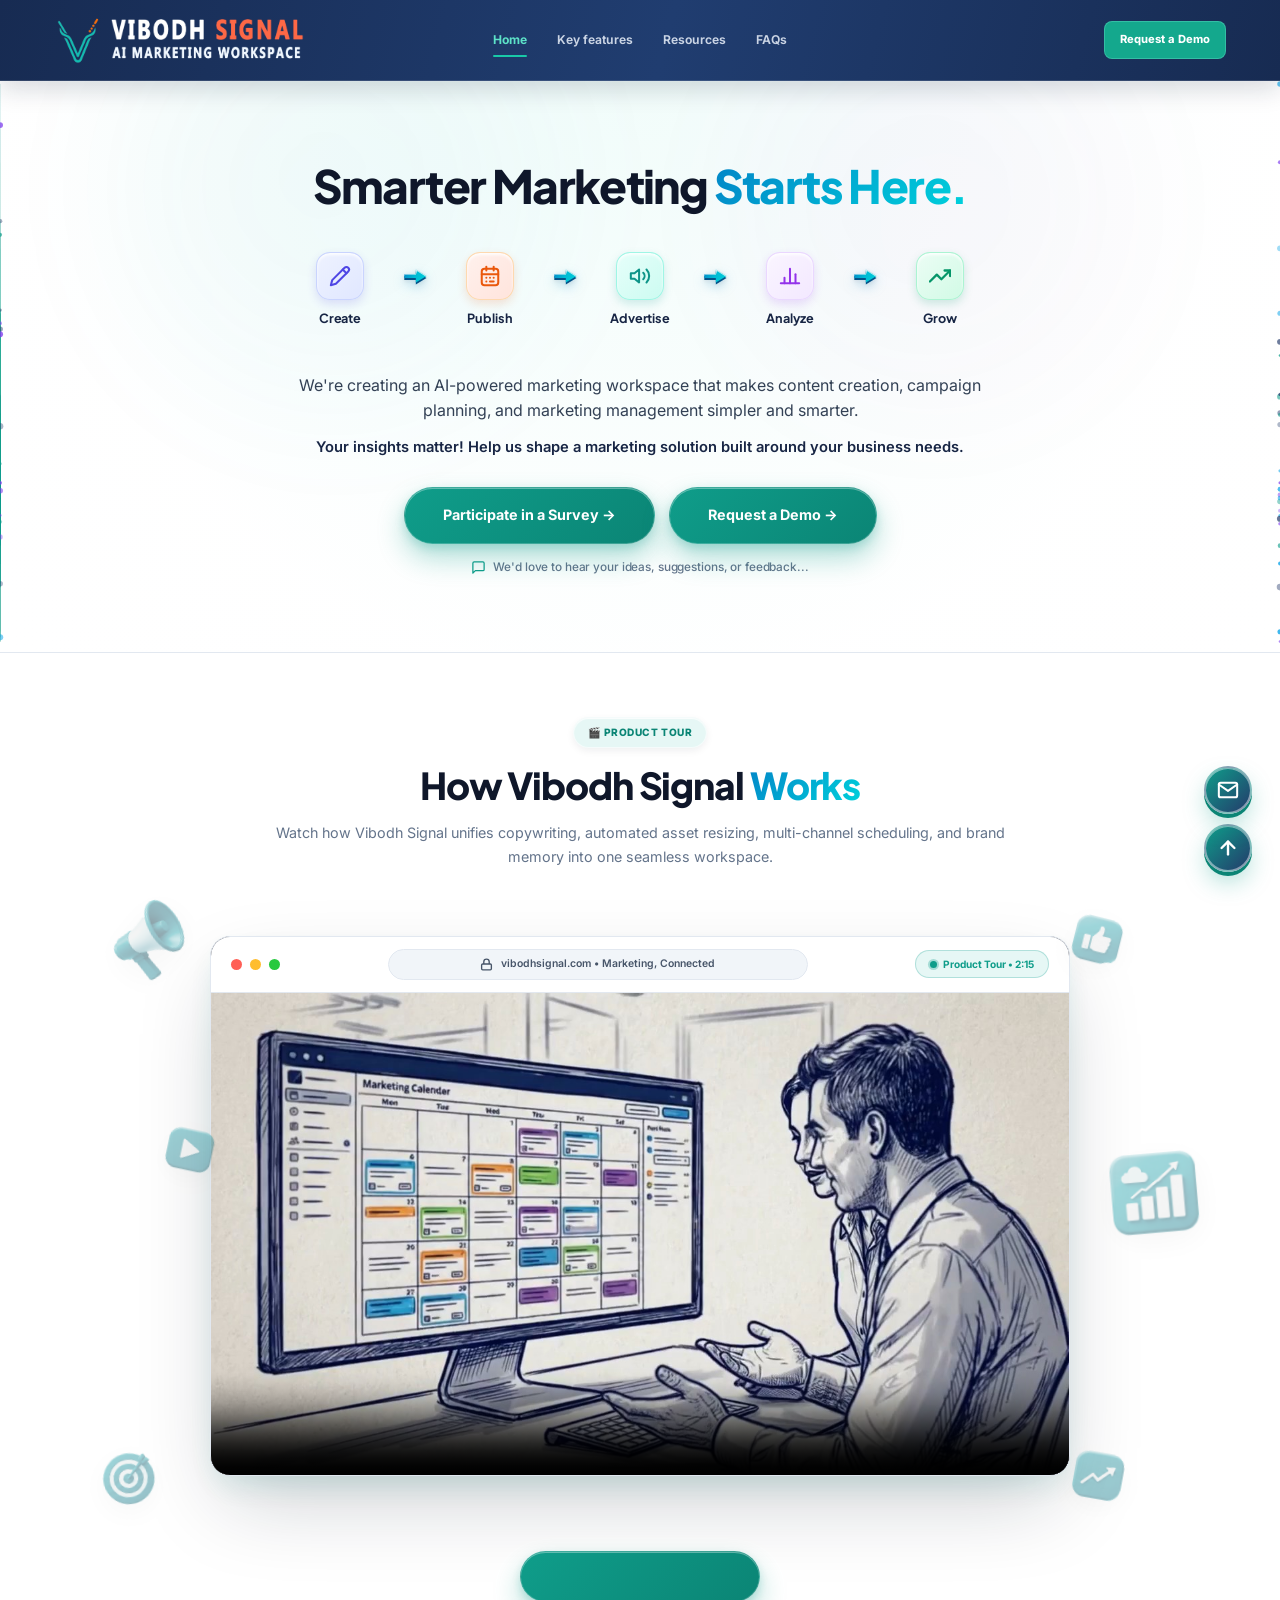
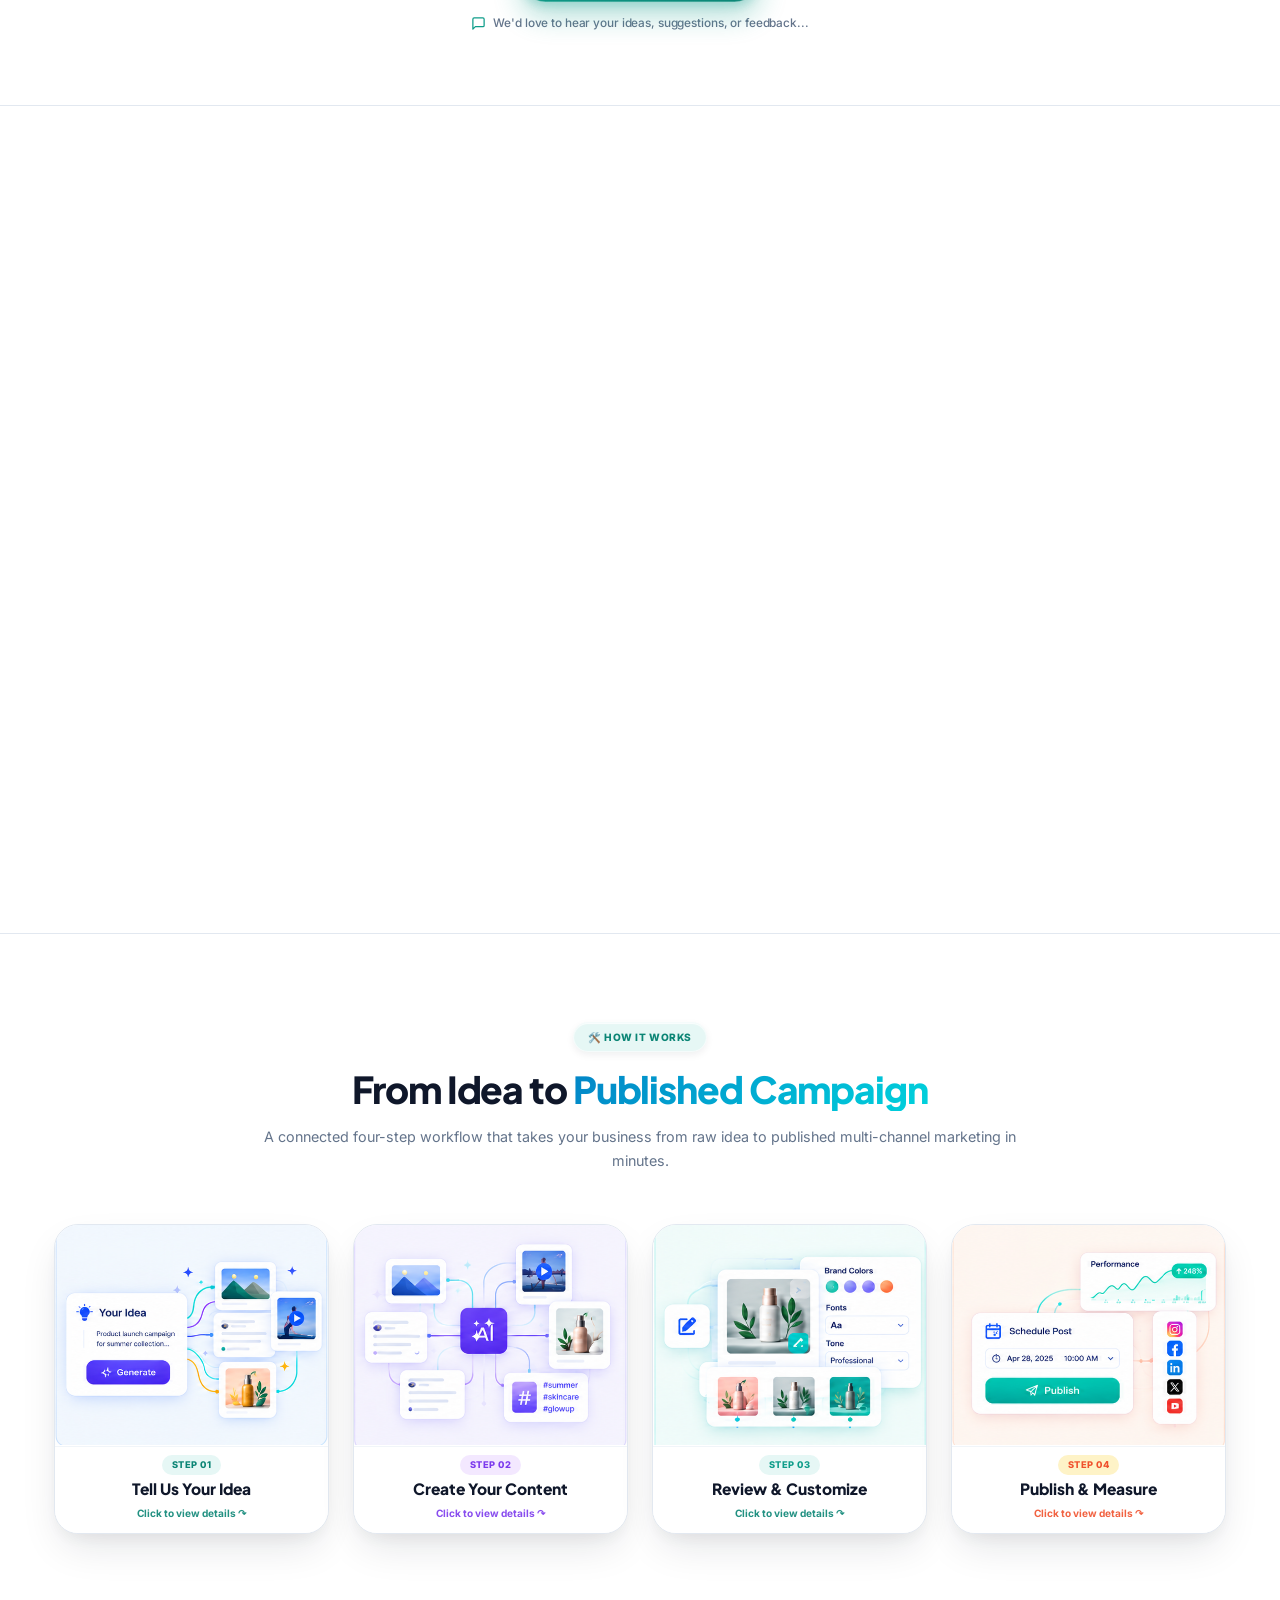
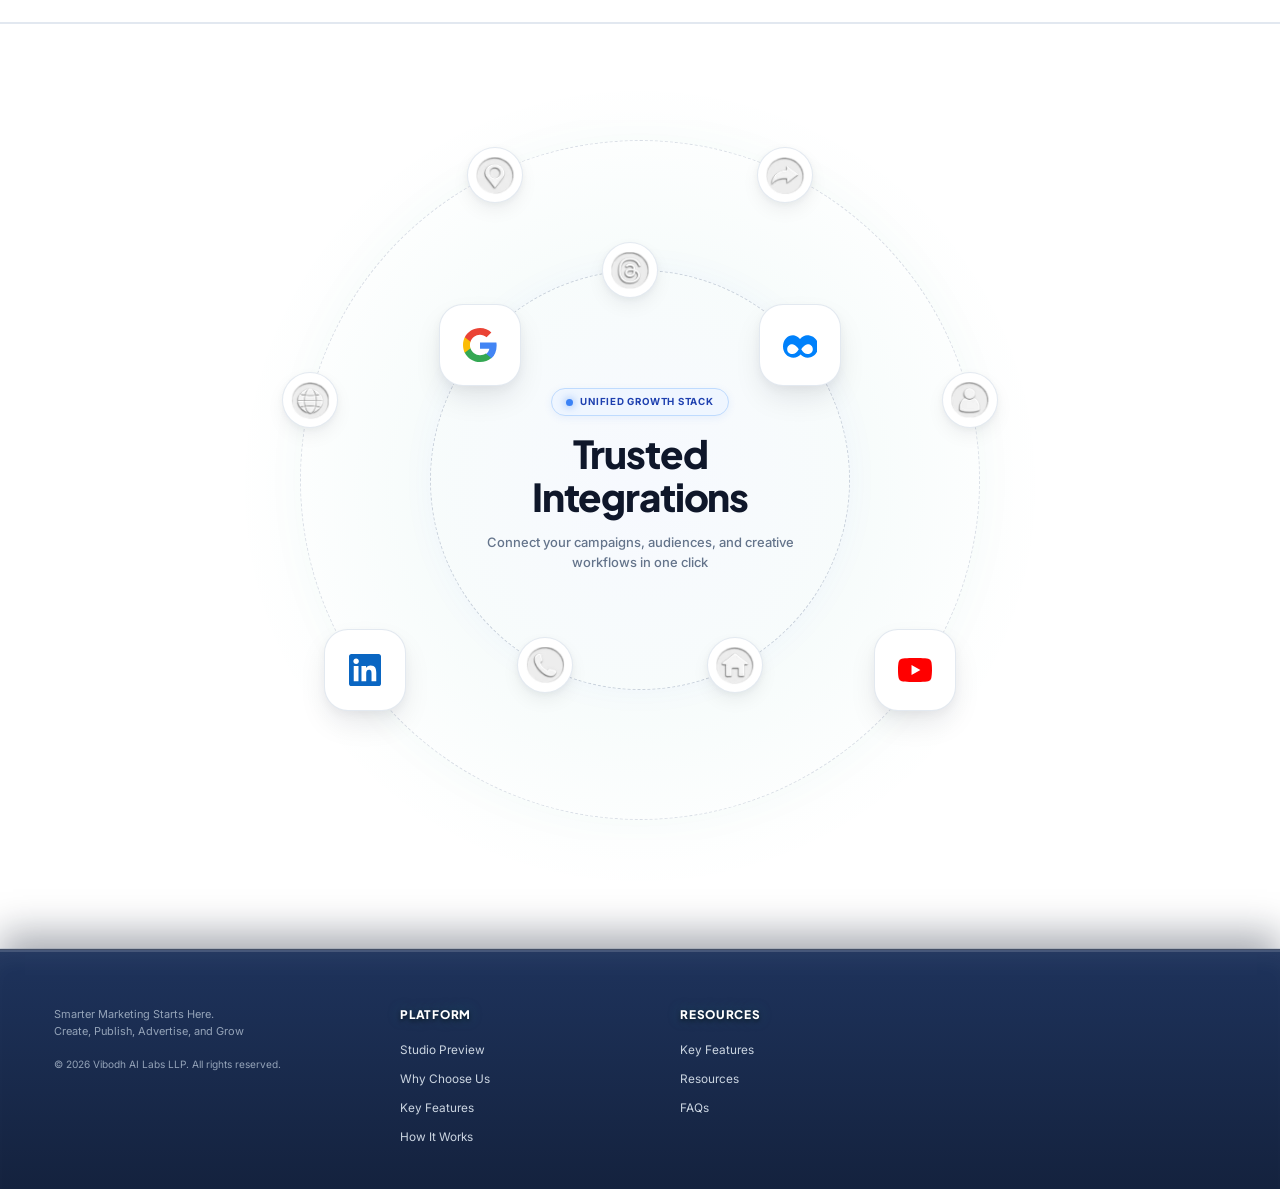
<file: index.html>
<!DOCTYPE html>
<html lang="en">

<head>
  <meta charset="UTF-8">
  <meta name="viewport" content="width=device-width, initial-scale=1.0">
  <title>Vibodh Signal — AI-Powered Digital Marketing Workspace</title>
  <link rel="preconnect" href="https://fonts.googleapis.com">
  <link rel="preconnect" href="https://fonts.gstatic.com" crossorigin>
  <link
    href="https://fonts.googleapis.com/css2?family=Inter:wght@400;500;600;700&family=Plus+Jakarta+Sans:wght@500;600;700;800;900&display=swap"
    rel="stylesheet">
  <style>
    /* ═══════════════════════════════════════════════════════════
       1. COLOR SYSTEM & CSS TOKENS
    ═══════════════════════════════════════════════════════════ */
    *,
    *::before,
    *::after {
      box-sizing: border-box;
      margin: 0;
      padding: 0;
    }

    :root {
      /* Brand Color Tokens */
      --indigo: #243B6B;
      --indigo-dark: #172544;
      --indigo-light: #EEF2F9;
      --teal: #0F9D8A;
      --teal-dark: #0B8575;
      --teal-light: #E6F7F5;
      --purple: #7C3AED;
      --purple-light: #F3E8FF;
      --orange: #F0512D;
      --orange-light: #FEF3C7;
      --charcoal: #2D2A2B;
      --dark-navy: #0F172A;

      /* Neutrals */
      --text-main: #0F172A;
      --text-muted: #64748B;
      --bg-page: #F8FAFC;
      --bg-card: #FFFFFF;
      --border: #E2E8F0;
      --border-active: #CBD5E1;

      /* Typography */
      --font-display: 'Plus Jakarta Sans', sans-serif;
      --font-body: 'Inter', -apple-system, BlinkMacSystemFont, sans-serif;

      --radius-sm: 8px;
      --radius-md: 12px;
      --radius-lg: 18px;
      --radius-xl: 24px;
      --radius-full: 9999px;

      --shadow-xs: 0 1px 3px rgba(15, 23, 42, 0.06), 0 1px 2px rgba(15, 23, 42, 0.04), inset 0 1px 0 rgba(255, 255, 255, 0.85);
      --shadow-sm: 0 4px 12px -2px rgba(15, 23, 42, 0.08), 0 2px 6px -1px rgba(15, 23, 42, 0.04), inset 0 1px 0 rgba(255, 255, 255, 0.95);
      --shadow-md: 0 14px 30px -6px rgba(15, 23, 42, 0.12), 0 6px 14px -3px rgba(15, 23, 42, 0.06), inset 0 1px 0 rgba(255, 255, 255, 0.95);
      --shadow-lg: 0 26px 54px -12px rgba(15, 23, 42, 0.16), 0 12px 24px -6px rgba(15, 23, 42, 0.08), inset 0 1.5px 0 rgba(255, 255, 255, 0.95);
      --shadow-xl: 0 38px 90px -18px rgba(15, 23, 42, 0.22), 0 18px 40px -8px rgba(15, 157, 138, 0.18), inset 0 2px 0 rgba(255, 255, 255, 0.95);
      --shadow-glow: 0 0 35px rgba(15, 157, 138, 0.32), 0 0 70px rgba(15, 157, 138, 0.14);
      --shadow-3d-card: 0 18px 42px -8px rgba(15, 23, 42, 0.12), 0 8px 18px -4px rgba(15, 23, 42, 0.06), inset 0 1px 1px rgba(255, 255, 255, 0.95);
      --shadow-3d-hover: 0 32px 72px -12px rgba(15, 23, 42, 0.18), 0 16px 36px -8px rgba(15, 157, 138, 0.22), inset 0 1.5px 1px rgba(255, 255, 255, 1);

      /* Sticky Nav Height */
      --header-height: 80px;
    }

    html {
      scroll-behavior: smooth;
      font-size: 13.5px;
      overflow-x: hidden;
    }

    body {
      font-family: var(--font-body);
      color: var(--text-main);
      background-color: var(--bg-page);
      line-height: 1.6;
      -webkit-font-smoothing: antialiased;
      min-height: 100vh;
      display: flex;
      flex-direction: column;
      overflow-x: hidden;
    }

    a {
      text-decoration: none;
      color: inherit;
    }

    img {
      max-width: 100%;
      height: auto;
      display: block;
    }

    button {
      font-family: inherit;
      cursor: pointer;
      border: none;
      outline: none;
      background: none;
    }

    .container {
      width: 100%;
      max-width: 1220px;
      margin: 0 auto;
      padding: 0 24px;
    }

    .font-display {
      font-family: var(--font-display);
    }

    .gradient-text {
      background: linear-gradient(135deg, #0284C7 0%, #00D2DC 100%);
      -webkit-background-clip: text;
      -webkit-text-fill-color: transparent;
      display: inline-block;
    }

    /* Scroll Margin for Sticky Nav */
    section[id] {
      scroll-margin-top: calc(var(--header-height) &rarr; 20px);
    }

    /* Buttons */
    .btn {
      display: inline-flex;
      align-items: center;
      justify-content: center;
      gap: 8px;
      padding: 12px 24px;
      border-radius: var(--radius-md);
      font-weight: 700;
      font-size: 0.9375rem;
      transition: all 0.22s cubic-bezier(0.16, 1, 0.3, 1);
      white-space: nowrap;
      text-decoration: none;
    }

    .btn-teal {
      background: linear-gradient(135deg, var(--teal) 0%, #0c8877 100%);
      color: #ffffff;
      box-shadow: 0 4px 14px rgba(15, 157, 138, 0.3);
    }

    .btn-teal:hover {
      transform: translateY(-2px);
      box-shadow: 0 8px 22px rgba(15, 157, 138, 0.4);
      background: linear-gradient(135deg, #12af9a 0%, var(--teal) 100%);
      color: #ffffff;
    }

    .btn-outline {
      background: #ffffff;
      color: var(--indigo);
      border: 1.5px solid var(--border);
      box-shadow: var(--shadow-xs);
    }

    .btn-outline:hover {
      border-color: var(--indigo);
      color: var(--indigo);
      transform: translateY(-2px);
      box-shadow: var(--shadow-sm);
    }

    .btn-orange {
      background: linear-gradient(135deg, #243B6B 0%, #1B2C52 100%);
      color: #ffffff;
    }

    .btn-orange:hover {
      transform: translateY(-2px);
      box-shadow: 0 8px 22px rgba(36, 59, 107, 0.35);
    }

    /* Section Headers */
    .section-header {
      text-align: center;
      max-width: 780px;
      margin: 0 auto 52px;
    }

    .section-pill-badge {
      display: inline-flex;
      align-items: center;
      gap: 6px;
      padding: 6px 14px;
      border-radius: var(--radius-full);
      background: var(--teal-light);
      color: var(--teal-dark);
      font-size: 0.75rem;
      font-weight: 800;
      letter-spacing: 0.05em;
      text-transform: uppercase;
      margin-bottom: 14px;
      border: 1px solid rgba(15, 157, 138, 0.2);
    }

    .section-title {
      font-family: var(--font-display);
      font-size: clamp(2rem, 3.6vw, 2.75rem);
      font-weight: 800;
      line-height: 1.22;
      letter-spacing: -0.03em;
      color: var(--dark-navy, #0F172A);
      margin-bottom: 14px;
    }

    .theme-gradient-text {
      background: linear-gradient(135deg, #0284C7 0%, #00D2DC 100%);
      -webkit-background-clip: text;
      -webkit-text-fill-color: transparent;
      display: inline-block;
    }

    .theme-gradient-teal-cyan {
      background: linear-gradient(135deg, #00C4CC 0%, #0F9D8A 100%);
      -webkit-background-clip: text;
      -webkit-text-fill-color: transparent;
      display: inline-block;
    }

    .theme-gradient-orange {
      background: linear-gradient(135deg, #F95721 0%, #FF7A00 100%);
      -webkit-background-clip: text;
      -webkit-text-fill-color: transparent;
      display: inline-block;
    }

    .section-desc {
      font-size: 1.0625rem;
      color: var(--text-muted);
      line-height: 1.65;
    }

    /* ═══════════════════════════════════════════════════════════
       2. STICKY MAIN NAVIGATION (DESKTOP &rarr; MOBILE)
    ═══════════════════════════════════════════════════════════ */
    .site-header {
      position: sticky;
      top: 0;
      left: 0;
      right: 0;
      z-index: 1000;
      background: #243B6B;
      backdrop-filter: blur(14px);
      -webkit-backdrop-filter: blur(14px);
      border-bottom: 1px solid rgba(255, 255, 255, 0.12);
      transition: padding 0.2s ease, box-shadow 0.2s ease, background 0.2s ease;
    }

    .site-header.is-scrolled {
      background: #243B6B;
      box-shadow: 0 4px 20px rgba(0, 0, 0, 0.25);
    }

    .navbar {
      height: var(--header-height);
      display: grid;
      grid-template-columns: minmax(0, 1fr) auto minmax(0, 1fr);
      align-items: center;
      gap: 20px;
      transition: height 0.2s ease;
    }

    .brand-identity {
      justify-self: start;
      display: inline-flex;
      align-items: center;
      gap: 10px;
      min-width: 0;
      text-decoration: none;
    }

    .brand-symbol-img {
      width: 56px;
      height: 56px;
      flex: 0 0 56px;
      border-radius: 14px;
      object-fit: cover;
    }

    .brand-wordmark-img {
      width: 228px;
      height: 64px;
      object-fit: contain;
      object-position: left center;
    }

    .nav-section-links {
      justify-self: center;
      margin: 0 auto;
    }

    .nav-actions {
      justify-self: end;
    }

    .site-header.is-scrolled .navbar {
      height: 66px;
    }

    /* Logo */
    .brand-logo {
      display: flex;
      flex-direction: column;
      align-items: flex-start;
      gap: 2px;
      text-decoration: none;
      cursor: pointer;
      flex-shrink: 0;
    }

    .brand-logo-img {
      height: 58px;
      width: auto;
      max-width: 250px;
      display: block;
      object-fit: contain;
      transition: height 0.2s ease;
    }

    .site-header.is-scrolled .brand-logo-img {
      height: 48px;
    }

    .brand-by-vibodhai {
      display: none;
    }

    /* Sticky Section Nav Items (Center) */
    .nav-section-links {
      display: flex;
      align-items: center;
      gap: 8px;
      background: rgba(255, 255, 255, 0.08);
      border: 1px solid rgba(255, 255, 255, 0.15);
      padding: 6px 8px;
      border-radius: var(--radius-full);
      list-style: none;
    }

    .nav-section-links li {
      display: flex;
    }

    .nav-anchor-link {
      display: inline-flex;
      align-items: center;
      justify-content: center;
      min-width: 136px;
      gap: 6px;
      padding: 10px 20px;
      text-align: center;
      border-radius: var(--radius-full);
      font-size: 1.025rem;
      font-weight: 600;
      color: #E2E8F0;
      transition: all 0.22s cubic-bezier(0.16, 1, 0.3, 1);
      white-space: nowrap;
      text-decoration: none;
      letter-spacing: -0.01em;
    }

    .nav-anchor-link:hover {
      color: #FFFFFF;
      background: rgba(255, 255, 255, 0.12);
    }

    /* Active Section Indicator */
    /* Landing Tab Views */
    .landing-tab-view {
      width: 100%;
      animation: fadeInLandingTab 0.22s ease-in-out;
    }

    @keyframes fadeInLandingTab {
      from {
        opacity: 0.2;
        transform: translateY(3px);
      }

      to {
        opacity: 1;
        transform: translateY(0);
      }
    }

    .nav-anchor-link.is-active {
      background: linear-gradient(135deg, #0F9D8A 0%, #0B8575 100%) !important;
      color: #FFFFFF !important;
      font-weight: 700 !important;
      border-radius: var(--radius-full);
      box-shadow:
        0 4px 0 #08675B,
        0 10px 22px -3px rgba(15, 157, 138, 0.42),
        inset 0 1px 0 rgba(255, 255, 255, 0.45) !important;
      border: 1px solid rgba(255, 255, 255, 0.25) !important;
    }

    .nav-anchor-link.is-active span {
      color: #FFFFFF !important;
    }

    .nav-anchor-link.is-active:hover {
      background: linear-gradient(135deg, #12af9a 0%, var(--teal) 100%) !important;
      color: #FFFFFF !important;
      box-shadow: 0 6px 18px rgba(15, 157, 138, 0.45);
      transform: translateY(-1px);
    }

    .nav-anchor-link.is-active:hover span {
      color: #FFFFFF !important;
    }

    /* Nav Actions */
    .nav-actions {
      display: flex;
      align-items: center;
      gap: 12px;
      flex-shrink: 0;
    }

    .nav-cta-btn {
      padding: 9px 20px;
      font-size: 0.875rem;
      border-radius: var(--radius-full);
    }

    /* Hamburger Toggle Button */
    .hamburger-btn {
      display: none;
      width: 42px;
      height: 42px;
      border-radius: var(--radius-md);
      align-items: center;
      justify-content: center;
      background: #FFFFFF;
      border: 1px solid var(--border);
      color: var(--dark-navy);
      font-size: 1.25rem;
      transition: all 0.2s ease;
    }

    .hamburger-btn:hover {
      background: var(--bg-page);
      border-color: var(--border-active);
    }

    /* Mobile Nav Drawer */
    .mobile-nav-drawer {
      display: none;
      position: absolute;
      top: 100%;
      left: 0;
      right: 0;
      background: #FFFFFF;
      border-bottom: 1px solid var(--border);
      box-shadow: 0 16px 32px rgba(15, 23, 42, 0.12);
      padding: 18px 24px 24px;
      flex-direction: column;
      gap: 10px;
    }

    .mobile-nav-drawer.is-open {
      display: flex;
    }

    .mobile-nav-link {
      display: flex;
      align-items: center;
      gap: 10px;
      padding: 12px 16px;
      border-radius: var(--radius-md);
      font-size: 0.9375rem;
      font-weight: 600;
      color: var(--text-main);
      transition: background 0.15s ease;
    }

    .mobile-nav-link:hover {
      background: var(--teal-light);
      color: var(--teal-dark);
    }

    .mobile-nav-link.is-active {
      background: linear-gradient(135deg, var(--teal) 0%, #0c8877 100%) !important;
      color: #FFFFFF !important;
      font-weight: 700 !important;
      border-radius: var(--radius-full);
      box-shadow: 0 4px 14px rgba(15, 157, 138, 0.35);
    }

    .mobile-nav-link.is-active span {
      color: #FFFFFF !important;
    }

    /* ═══════════════════════════════════════════════════════════
       3. HERO SECTION & INTERACTIVE BACKGROUND
    ═══════════════════════════════════════════════════════════ */
    .hero-section {
      padding: 76px 0 76px;
      position: relative;
      overflow: hidden;
      background: radial-gradient(circle at 50% 0%, rgba(240, 253, 250, 0.8) 0%, rgba(255, 255, 255, 0.95) 70%, #FFFFFF 100%);
    }

    /* Interactive Canvas Layer (constellation particle network) */
    .hero-interactive-canvas {
      position: absolute;
      top: 0;
      left: 0;
      width: 100%;
      height: 100%;
      pointer-events: auto;
      z-index: 1;
    }

    /* Ambient Floating Gradient Blobs */
    .hero-bg-blob {
      position: absolute;
      border-radius: 50%;
      filter: blur(80px);
      opacity: 0.25;
      pointer-events: none;
      z-index: 0;
      animation: floatBlob 16s infinite alternate ease-in-out;
    }

    .hero-bg-blob-1 {
      width: 420px;
      height: 420px;
      background: linear-gradient(135deg, rgba(15, 157, 138, 0.2), rgba(56, 189, 248, 0.15));
      top: -100px;
      left: 10%;
    }

    .hero-bg-blob-2 {
      width: 380px;
      height: 380px;
      background: linear-gradient(135deg, rgba(124, 58, 237, 0.15), rgba(219, 39, 119, 0.1));
      top: -60px;
      right: 12%;
      animation-delay: -8s;
    }

    @keyframes floatBlob {
      0% {
        transform: translate(0px, 0px) scale(1);
      }

      50% {
        transform: translate(30px, 40px) scale(1.08);
      }

      100% {
        transform: translate(-25px, 20px) scale(0.95);
      }
    }

    .hero-top-center {
      text-align: center;
      max-width: 1120px;
      margin: 0 auto;
      position: relative;
      z-index: 2;
      pointer-events: none;
      width: 100%;
      padding: 0 16px;
      box-sizing: border-box;
    }

    .hero-top-center a,
    .hero-top-center button,
    .hero-badge-pill {
      pointer-events: auto;
    }

    .hero-badge-pill {
      display: inline-flex;
      align-items: center;
      gap: 8px;
      padding: 6px 18px;
      border-radius: var(--radius-full);
      background: #EFF6FF;
      color: #2563EB;
      font-size: 0.8125rem;
      font-weight: 700;
      margin-bottom: 20px;
      border: 1px solid #BFDBFE;
      box-shadow: 0 2px 10px rgba(37, 99, 235, 0.08);
    }

    .hero-main-title {
      font-family: var(--font-display);
      font-size: clamp(1.15rem, 3.5vw, 3.25rem);
      font-weight: 900;
      line-height: 1.25;
      letter-spacing: -0.035em;
      color: var(--dark-navy, #0F172A);
      margin-bottom: 18px;
    }

    .hero-section .gradient-text {
      background: linear-gradient(135deg, #0284C7 0%, #00D2DC 100%);
      -webkit-background-clip: text;
      -webkit-text-fill-color: transparent;
      display: inline-block;
      white-space: nowrap;
    }

    .hero-subcopy {
      font-size: 1.2rem;
      color: var(--text-muted, #475569);
      line-height: 1.6;
      max-width: 700px;
      margin: 0 auto 28px;
    }

    .hero-cta-group {
      display: flex;
      align-items: center;
      justify-content: center;
      gap: 16px;
      flex-wrap: wrap;
    }

    .hero-cta-group .btn-outline {
      background: #FFFFFF;
      border: 1.5px solid var(--border, #E2E8F0) !important;
      color: var(--dark-navy, #0F172A) !important;
      box-shadow: 0 2px 6px rgba(0, 0, 0, 0.04);
    }

    .hero-cta-group .btn-outline:hover {
      background: #F8FAFC;
      border-color: #94A3B8 !important;
      color: #0F172A !important;
      transform: translateY(-2px);
    }

    /* ═══════════════════════════════════════════════════════════
       4. SECTION 1: 🎨 STUDIO PREVIEW (#studio-preview)
    ═══════════════════════════════════════════════════════════ */
    .section-studio {
      padding: 64px 0 72px 0;
      background: #FFFFFF;
      border-top: 1px solid var(--border);
      border-bottom: 1px solid var(--border);
    }

    /* Studio App Mockup Container */
    .studio-app-mockup {
      background: #F8FAFC;
      border: 1.5px solid var(--border);
      border-radius: var(--radius-xl);
      overflow: hidden;
      box-shadow: 0 16px 40px -12px rgba(15, 23, 42, 0.12);
    }

    .studio-app-topbar {
      background: #FFFFFF;
      border-bottom: 1.5px solid var(--border);
      padding: 14px 24px;
      display: flex;
      align-items: center;
      justify-content: space-between;
      flex-wrap: wrap;
      gap: 14px;
    }

    .studio-topbar-title-wrap {
      display: flex;
      align-items: center;
      gap: 12px;
      flex-wrap: wrap;
    }

    .studio-live-assistant-pill {
      display: inline-flex;
      align-items: center;
      gap: 6px;
      background: #ECFDF5;
      color: #059669;
      font-size: 0.75rem;
      font-weight: 800;
      padding: 4px 10px;
      border-radius: var(--radius-full);
      border: 1px solid #A7F3D0;
    }

    .studio-campaign-name {
      font-size: 0.875rem;
      font-weight: 800;
      color: var(--dark-navy);
    }

    .studio-channels-row {
      display: flex;
      align-items: center;
      gap: 8px;
    }

    .studio-channel-tag {
      font-size: 0.75rem;
      font-weight: 700;
      padding: 4px 10px;
      border-radius: 6px;
      line-height: 1.2;
    }

    .studio-app-body {
      display: grid;
      grid-template-columns: 240px 1fr;
      min-height: 520px;
    }

    /* Studio Sidebar */
    .studio-sidebar {
      background: #FFFFFF;
      border-right: 1.5px solid var(--border);
      padding: 20px 14px;
      display: flex;
      flex-direction: column;
      gap: 6px;
    }

    .sidebar-brand-box {
      padding: 10px 12px;
      border-radius: var(--radius-md);
      background: #F8FAFC;
      border: 1px solid var(--border);
      display: flex;
      align-items: center;
      gap: 10px;
      margin-bottom: 16px;
    }

    .sidebar-avatar {
      width: 34px;
      height: 34px;
      border-radius: 8px;
      background: var(--dark-navy);
      color: #fff;
      font-size: 0.8125rem;
      font-weight: 800;
      display: flex;
      align-items: center;
      justify-content: center;
      flex-shrink: 0;
    }

    .sidebar-brand-title {
      font-weight: 800;
      font-size: 0.875rem;
      color: var(--dark-navy);
      line-height: 1.2;
    }

    .sidebar-brand-category {
      font-size: 0.6875rem;
      color: #64748B;
      font-weight: 500;
    }

    .sidebar-nav-item {
      display: flex;
      align-items: center;
      gap: 12px;
      padding: 10px 12px;
      border-radius: var(--radius-md);
      font-size: 0.875rem;
      font-weight: 600;
      color: var(--text-muted);
      cursor: pointer;
      transition: all 0.15s ease;
      user-select: none;
    }

    .sidebar-nav-item:hover {
      background: #F1F5F9;
      color: var(--text-main);
    }

    .sidebar-nav-item.is-active {
      background: var(--teal-light);
      color: var(--teal-dark);
      font-weight: 700;
    }

    /* Studio Main Canvas */
    .studio-main-canvas {
      padding: 24px;
      display: flex;
      flex-direction: column;
      gap: 20px;
      background: #F8FAFC;
    }

    .studio-prompt-bar {
      background: #FFFFFF;
      border: 1.5px solid var(--border);
      border-radius: var(--radius-lg);
      padding: 14px 20px;
      display: flex;
      align-items: center;
      justify-content: space-between;
      gap: 16px;
      box-shadow: var(--shadow-xs);
    }

    .studio-cards-grid {
      display: grid;
      grid-template-columns: repeat(2, 1fr);
      gap: 20px;
    }

    .studio-post-preview-card {
      background: #FFFFFF;
      border: 1.5px solid var(--border);
      border-radius: var(--radius-lg);
      padding: 18px;
      box-shadow: var(--shadow-sm);
      display: flex;
      flex-direction: column;
      transition: transform 0.2s ease, box-shadow 0.2s ease;
    }

    .studio-post-preview-card:hover {
      box-shadow: var(--shadow-md);
      border-color: #CBD5E1;
    }

    .preview-card-head {
      display: flex;
      align-items: center;
      justify-content: space-between;
      margin-bottom: 12px;
    }

    .preview-media-wrap {
      border-radius: var(--radius-md);
      overflow: hidden;
      margin-bottom: 14px;
      background: #F1F5F9;
      position: relative;
    }

    .preview-media-wrap.square {
      aspect-ratio: 1 / 1;
      max-height: 280px;
    }

    .preview-media-wrap.reel {
      aspect-ratio: 16 / 9;
      max-height: 280px;
    }

    .preview-media-wrap img {
      width: 100%;
      height: 100%;
      object-fit: cover;
      display: block;
    }

    /* Floating Workflow Badges */
    .studio-workflow-tags-row {
      display: flex;
      align-items: center;
      justify-content: center;
      gap: 12px;
      margin-top: 28px;
      flex-wrap: wrap;
    }

    .workflow-pill {
      display: inline-flex;
      align-items: center;
      gap: 6px;
      padding: 8px 18px;
      border-radius: var(--radius-full);
      background: #FFFFFF;
      border: 1px solid var(--border);
      box-shadow: var(--shadow-xs);
      font-size: 0.8125rem;
      font-weight: 700;
      color: var(--dark-navy);
    }

    /* ═══════════════════════════════════════════════════════════
       5. SECTION 2: ⚡ WHY CHOOSE US (#why-choose-us) - MARKETING WITHOUT OVERHEAD
    ═══════════════════════════════════════════════════════════ */
    .section-why {
      position: relative;
      padding: 96px 0;
      background: #FFFFFF;
      overflow: hidden;
    }

    .section-why-ambient {
      display: none;
    }

    .section-why-inner {
      position: relative;
      z-index: 1;
      max-width: 1160px;
      margin: 0 auto;
    }

    /* Header */
    .overhead-header {
      display: flex;
      flex-direction: column;
      align-items: center;
      text-align: center;
      margin-bottom: 46px;
    }

    .overhead-badge-wrap {
      display: flex;
      align-items: center;
      justify-content: center;
      width: 100%;
      max-width: 480px;
      margin: 0 auto 18px auto;
      position: relative;
    }

    .overhead-badge-wrap::before {
      content: "";
      position: absolute;
      top: 50%;
      left: 0;
      right: 0;
      height: 1px;
      background: linear-gradient(90deg, transparent 0%, rgba(203, 213, 225, 0.7) 20%, rgba(203, 213, 225, 0.7) 80%, transparent 100%);
      z-index: 0;
    }

    .overhead-badge-pill {
      position: relative;
      z-index: 1;
      display: inline-flex;
      align-items: center;
      justify-content: center;
      padding: 6px 20px;
      background: #EEF2FF;
      border: 1px solid #E0E7FF;
      border-radius: 9999px;
      color: #4F46E5;
      font-size: 0.8125rem;
      font-weight: 700;
      letter-spacing: 0.01em;
      box-shadow: 0 2px 8px rgba(79, 70, 229, 0.06);
    }

    .overhead-title-box {
      display: inline-block;
      position: relative;
    }

    .overhead-title {
      font-family: var(--font-display, 'Plus Jakarta Sans', sans-serif);
      font-size: clamp(2rem, 3.8vw, 2.85rem);
      font-weight: 800;
      color: #0F172A;
      letter-spacing: -0.03em;
      line-height: 1.16;
      margin-bottom: 14px;
    }

    .overhead-title .word-without {
      background: linear-gradient(135deg, #0284C7 0%, #00D2DC 100%);
      -webkit-background-clip: text;
      -webkit-text-fill-color: transparent;
      color: #0284C7;
    }

    .overhead-title .word-the {
      background: linear-gradient(135deg, #0284C7 0%, #00D2DC 100%);
      -webkit-background-clip: text;
      -webkit-text-fill-color: transparent;
      color: #0284C7;
    }

    /* 3 Rays in Top-Right Corner of Title radiating out */
    .overhead-rays {
      position: absolute;
      top: -12px;
      right: -34px;
      width: 30px;
      height: 30px;
    }

    .overhead-subtitle {
      font-size: 1.05rem;
      color: #475569;
      max-width: 820px;
      margin: 0 auto;
      line-height: 1.55;
      font-weight: 450;
    }

    /* Comparison Grid Container */
    .overhead-compare-grid {
      display: grid;
      grid-template-columns: 1fr 1fr;
      gap: 36px;
      position: relative;
      align-items: stretch;
    }

    /* Center Connecting Arrow */
    .overhead-arrow-wrap {
      position: absolute;
      top: 50%;
      left: 50%;
      transform: translate(-50%, -50%);
      z-index: 10;
      pointer-events: none;
    }

    /* ═══════════════════════════════════════════════════════════
       LEFT CARD: THE FRUSTRATING OLD WAY
    ═══════════════════════════════════════════════════════════ */
    .card-old-way {
      background: #FFFFFF;
      border: 1.5px solid #F1F5F9;
      border-radius: 28px;
      padding: 34px 32px 36px 32px;
      box-shadow: 0 16px 40px -12px rgba(15, 23, 42, 0.05), 0 2px 6px rgba(0, 0, 0, 0.02);
      display: flex;
      flex-direction: column;
    }

    .card-head-row {
      display: flex;
      align-items: center;
      gap: 16px;
      margin-bottom: 24px;
    }

    .old-way-icon-bubble {
      width: 56px;
      height: 56px;
      border-radius: 50%;
      background: #FFE4E6;
      display: flex;
      align-items: center;
      justify-content: center;
      position: relative;
      flex-shrink: 0;
    }

    .old-cross-badge {
      position: absolute;
      bottom: -1px;
      right: -1px;
      width: 18px;
      height: 18px;
      border-radius: 50%;
      background: #E11D48;
      border: 2px solid #FFFFFF;
      color: #FFFFFF;
      display: flex;
      align-items: center;
      justify-content: center;
      font-size: 9px;
      font-weight: 900;
    }

    .card-head-meta {
      display: flex;
      flex-direction: column;
    }

    .card-head-title {
      font-family: var(--font-display, 'Plus Jakarta Sans', sans-serif);
      font-size: 1.45rem;
      font-weight: 800;
      color: #0F172A;
      letter-spacing: -0.025em;
      margin-bottom: 3px;
    }

    .card-head-subtitle {
      font-size: 0.9rem;
      color: #64748B;
      font-weight: 450;
    }

    /* Old Way List Rows */
    .old-way-list {
      display: flex;
      flex-direction: column;
      gap: 11px;
    }

    .old-way-item {
      display: flex;
      align-items: center;
      gap: 14px;
      background: #F8FAFC;
      border: 1px solid #E2E8F0;
      border-radius: 16px;
      padding: 13px 18px;
      transition: transform 0.2s ease;
    }

    .old-way-item:hover {
      transform: translateX(2px);
    }

    .old-item-icon-box {
      width: 38px;
      height: 38px;
      border-radius: 10px;
      background: #FFFFFF;
      border: 1px solid #CBD5E1;
      position: relative;
      flex-shrink: 0;
      display: flex;
      align-items: center;
      justify-content: center;
      color: #0F172A;
    }

    .old-item-dot-cross {
      position: absolute;
      bottom: -3px;
      right: -3px;
      width: 14px;
      height: 14px;
      border-radius: 50%;
      background: #E11D48;
      border: 1.5px solid #FFFFFF;
      color: #FFFFFF;
      display: flex;
      align-items: center;
      justify-content: center;
      font-size: 7.5px;
      font-weight: 900;
    }

    .old-item-text {
      font-size: 0.92rem;
      color: #1E293B;
      font-weight: 500;
      line-height: 1.45;
    }

    /* ═══════════════════════════════════════════════════════════
       RIGHT CARD: WITH VIBODH SIGNAL
    ═══════════════════════════════════════════════════════════ */
    .card-signal-way {
      background: #FFFFFF;
      border-radius: 28px;
      padding: 34px 32px 36px 32px;
      position: relative;
      overflow: hidden;
      display: flex;
      flex-direction: column;
      box-shadow: 0 20px 50px -10px rgba(124, 58, 237, 0.12), 0 0 25px rgba(0, 229, 255, 0.12);
      border: 2px solid transparent;
      background: linear-gradient(#FFFFFF, #FFFFFF) padding-box,
        linear-gradient(135deg, #00E5FF 0%, #2DD4BF 35%, #8B5CF6 75%, #7C3AED 100%) border-box;
    }

    /* Top-Right Ribbon: THE SIMPLE WAY */
    .signal-ribbon {
      position: absolute;
      top: 0;
      right: 0;
      background: linear-gradient(135deg, #7C3AED 0%, #6366F1 100%);
      color: #FFFFFF;
      padding: 7px 18px 8px 18px;
      border-bottom-left-radius: 20px;
      font-size: 0.72rem;
      font-weight: 800;
      letter-spacing: 0.06em;
      text-transform: uppercase;
      display: flex;
      align-items: center;
      gap: 6px;
      box-shadow: 0 4px 14px rgba(124, 58, 237, 0.35);
    }

    .signal-logo-bubble {
      width: 56px;
      height: 56px;
      border-radius: 16px;
      background: #F8FAFC;
      border: 1px solid #E2E8F0;
      display: flex;
      align-items: center;
      justify-content: center;
      flex-shrink: 0;
    }

    .signal-feature-list {
      display: flex;
      flex-direction: column;
      gap: 11px;
    }

    .signal-feature-item {
      display: flex;
      align-items: center;
      gap: 14px;
      background: #FFFFFF;
      border: 1px solid #F1F5F9;
      border-radius: 16px;
      padding: 13px 18px;
      box-shadow: 0 2px 6px rgba(0, 0, 0, 0.02);
      transition: all 0.2s ease;
    }

    .signal-feature-item:hover {
      border-color: #E2E8F0;
      transform: translateX(2px);
      box-shadow: 0 6px 16px -4px rgba(15, 23, 42, 0.05);
    }

    .signal-icon-box {
      width: 40px;
      height: 40px;
      border-radius: 12px;
      flex-shrink: 0;
      display: flex;
      align-items: center;
      justify-content: center;
    }

    .icon-mint {
      background: #CCFBF1;
      color: #0D9488;
    }

    .icon-purple {
      background: #F3E8FF;
      color: #7C3AED;
    }

    .icon-blue {
      background: #E0F2FE;
      color: #0284C7;
    }

    .icon-orange {
      background: #FFEDD5;
      color: #EA580C;
    }

    .signal-item-text {
      font-size: 0.92rem;
      color: #334155;
      line-height: 1.45;
    }

    .text-mint {
      color: #0D9488;
      font-weight: 700;
    }

    .text-purple {
      color: #7C3AED;
      font-weight: 700;
    }

    .text-blue {
      color: #0284C7;
      font-weight: 700;
    }

    .text-orange {
      color: #EA580C;
      font-weight: 700;
    }

    /* Scroll animations */
    @keyframes whySlideLeftIn {
      0% {
        opacity: 0;
        transform: translate3d(-35px, 0, 0);
      }

      100% {
        opacity: 1;
        transform: translate3d(0, 0, 0);
      }
    }

    @keyframes whySlideRightIn {
      0% {
        opacity: 0;
        transform: translate3d(35px, 0, 0);
      }

      100% {
        opacity: 1;
        transform: translate3d(0, 0, 0);
      }
    }

    @keyframes whyFadeUpIn {
      0% {
        opacity: 0;
        transform: translate3d(0, 24px, 0);
      }

      100% {
        opacity: 1;
        transform: translate3d(0, 0, 0);
      }
    }

    @keyframes whyArrowPop {
      0% {
        opacity: 0;
        transform: translate(-50%, -50%) scale(0.3);
      }

      70% {
        opacity: 1;
        transform: translate(-50%, -50%) scale(1.15);
      }

      100% {
        opacity: 1;
        transform: translate(-50%, -50%) scale(1);
      }
    }

    .section-why.animate-ready:not(.animate-in) .overhead-header {
      opacity: 0;
      transform: translate3d(0, 24px, 0);
    }

    .section-why.animate-ready:not(.animate-in) .card-old-way {
      opacity: 0;
      transform: translate3d(-30px, 0, 0);
    }

    .section-why.animate-ready:not(.animate-in) .card-signal-way {
      opacity: 0;
      transform: translate3d(30px, 0, 0);
    }

    .section-why.animate-ready:not(.animate-in) .overhead-arrow-wrap {
      opacity: 0;
      transform: translate(-50%, -50%) scale(0.3);
    }

    .section-why.animate-in .overhead-header {
      animation: whyFadeUpIn 0.5s cubic-bezier(0.16, 1, 0.3, 1) forwards;
    }

    .section-why.animate-in .card-old-way {
      animation: whySlideLeftIn 0.55s cubic-bezier(0.16, 1, 0.3, 1) 0.05s forwards;
    }

    .section-why.animate-in .card-signal-way {
      animation: whySlideRightIn 0.55s cubic-bezier(0.16, 1, 0.3, 1) 0.08s forwards;
    }

    .section-why.animate-in .overhead-arrow-wrap {
      animation: whyArrowPop 0.45s cubic-bezier(0.34, 1.56, 0.64, 1) 0.15s forwards;
    }

    @media (max-width: 900px) {
      .overhead-compare-grid {
        grid-template-columns: 1fr;
        gap: 24px;
      }

      .overhead-arrow-wrap {
        display: none;
      }

      .overhead-rays {
        right: -14px;
        top: -14px;
      }
    }

    @media (max-width: 640px) {

      .card-old-way,
      .card-signal-way {
        padding: 24px 18px;
        border-radius: 20px;
      }

      .card-head-title {
        font-size: 1.25rem;
      }

      .old-way-item,
      .signal-feature-item {
        padding: 10px 14px;
        gap: 10px;
      }

      .old-item-text,
      .signal-item-text {
        font-size: 0.85rem;
      }
    }

    .section-features {
      padding: 88px 0 0 0;
      background: #FFFFFF;
      border-top: 1px solid var(--border);
      border-bottom: 1px solid var(--border);
    }

    /* Single unified rectangle enclosing headings and details card */
    .features-interactive-box {
      background: #FFFFFF;
      border: 1.5px solid var(--border);
      border-radius: var(--radius-xl);
      box-shadow: var(--shadow-md);
      display: grid;
      grid-template-columns: 360px 1fr;
      overflow: hidden;
      min-height: 560px;
    }

    /* Left Sidebar: List of 6 Feature Headings */
    .features-nav-list {
      background: #F8FAFC;
      border-right: 1.5px solid var(--border);
      padding: 20px 16px;
      display: flex;
      flex-direction: column;
      gap: 8px;
    }

    .feature-nav-btn {
      display: flex;
      align-items: center;
      gap: 14px;
      width: 100%;
      text-align: left;
      background: transparent;
      border: 1px solid transparent;
      border-radius: var(--radius-md);
      padding: 14px 16px;
      cursor: pointer;
      font-family: var(--font-body);
      transition: all 0.2s ease;
      position: relative;
    }

    .feature-nav-btn:hover {
      background: #FFFFFF;
      border-color: #E2E8F0;
    }

    .feature-nav-btn.is-active {
      background: #FFFFFF;
      border-color: var(--teal);
      box-shadow: 0 4px 12px rgba(15, 157, 138, 0.08);
    }

    .feature-nav-btn.is-active::after {
      content: '';
      position: absolute;
      right: -17.5px;
      top: 50%;
      transform: translateY(-50%);
      border-top: 8px solid transparent;
      border-bottom: 8px solid transparent;
      border-left: 10px solid var(--border);
      z-index: 2;
    }

    .feature-nav-num {
      width: 32px;
      height: 32px;
      border-radius: 8px;
      background: #E2E8F0;
      color: #64748B;
      font-size: 0.8125rem;
      font-weight: 800;
      display: flex;
      align-items: center;
      justify-content: center;
      flex-shrink: 0;
      transition: all 0.2s ease;
    }

    .feature-nav-btn.is-active .feature-nav-num {
      background: var(--teal);
      color: #FFFFFF;
    }

    .feature-nav-text {
      flex: 1;
    }

    .feature-nav-title {
      font-family: var(--font-display);
      font-size: 0.9375rem;
      font-weight: 800;
      color: var(--dark-navy);
      line-height: 1.3;
      margin-bottom: 2px;
    }

    .feature-nav-sub {
      font-size: 0.75rem;
      color: var(--text-muted);
      line-height: 1.3;
    }

    .feature-nav-chevron {
      color: #94A3B8;
      font-size: 0.875rem;
      transition: transform 0.2s ease;
    }

    .feature-nav-btn.is-active .feature-nav-chevron {
      color: var(--teal);
      transform: translateX(3px);
    }

    /* Right Display: Content Card Area */
    .features-detail-area {
      background: #FFFFFF;
      padding: 40px;
      position: relative;
      display: flex;
      flex-direction: column;
      justify-content: center;
    }

    .feature-detail-pane {
      display: none;
      animation: featureFadeIn 0.25s ease forwards;
    }

    .feature-detail-pane.is-active {
      display: block;
    }

    @keyframes featureFadeIn {
      from {
        opacity: 0;
        transform: translateY(6px);
      }

      to {
        opacity: 1;
        transform: translateY(0);
      }
    }

    .feature-detail-grid {
      display: grid;
      grid-template-columns: 1.15fr 1fr;
      gap: 36px;
      align-items: center;
    }

    .feature-tag-pill {
      display: inline-flex;
      align-items: center;
      gap: 6px;
      background: var(--teal-light);
      color: var(--teal-dark);
      font-size: 0.6875rem;
      font-weight: 800;
      text-transform: uppercase;
      letter-spacing: 0.05em;
      padding: 5px 12px;
      border-radius: var(--radius-full);
      margin-bottom: 14px;
    }

    .feature-block-title {
      font-family: var(--font-display);
      font-size: 1.65rem;
      font-weight: 900;
      line-height: 1.25;
      color: var(--dark-navy);
      letter-spacing: -0.015em;
      margin-bottom: 14px;
    }

    .feature-block-desc {
      font-size: 0.9375rem;
      color: var(--text-muted);
      line-height: 1.6;
      margin-bottom: 20px;
    }

    .feature-check-list {
      list-style: none;
      display: flex;
      flex-direction: column;
      gap: 10px;
      margin-bottom: 24px;
    }

    .feature-check-item {
      display: flex;
      align-items: flex-start;
      gap: 10px;
      font-size: 0.875rem;
      color: var(--text-main);
      font-weight: 500;
    }

    .feature-visual-panel {
      background: #F8FAFC;
      border: 1px solid var(--border);
      border-radius: var(--radius-lg);
      padding: 20px;
      box-shadow: var(--shadow-sm);
      display: flex;
      align-items: center;
      justify-content: center;
    }

    .feature-visual-panel img {
      width: 100%;
      height: auto;
      max-height: 380px;
      object-fit: cover;
      border-radius: 10px;
    }

    /* ═══════════════════════════════════════════════════════════
       7. SIGNATURE VISUAL SECTION (One Idea → Multiple Assets)
    ═══════════════════════════════════════════════════════════ */
    .section-signature {
      padding: 72px 0 88px 0;
      background: linear-gradient(180deg, #FFFFFF 0%, #F1F5F9 100%);
      position: relative;
      overflow: hidden;
    }

    .signature-card {
      background: #FFFFFF;
      border: 1.5px solid var(--border);
      border-radius: var(--radius-xl);
      padding: 56px 40px;
      box-shadow: var(--shadow-lg);
      position: relative;
    }

    .signature-center-hub {
      max-width: 320px;
      margin: 0 auto 40px;
      text-align: center;
      background: linear-gradient(135deg, var(--indigo) 0%, var(--purple) 100%);
      color: #FFFFFF;
      padding: 20px 24px;
      border-radius: var(--radius-xl);
      box-shadow: 0 12px 30px rgba(124, 58, 237, 0.3);
      position: relative;
      z-index: 2;
    }

    .signature-hub-label {
      font-size: 0.6875rem;
      font-weight: 800;
      letter-spacing: 0.08em;
      text-transform: uppercase;
      opacity: 0.85;
      margin-bottom: 4px;
    }

    .signature-hub-title {
      font-family: var(--font-display);
      font-size: 1.375rem;
      font-weight: 900;
    }

    .signature-branches-grid {
      display: grid;
      grid-template-columns: repeat(4, 1fr);
      gap: 18px;
      position: relative;
      z-index: 2;
    }

    .branch-card {
      background: #FFFFFF;
      border: 1.5px solid var(--border);
      border-radius: var(--radius-lg);
      padding: 22px 18px;
      text-align: center;
      transition: border-color 0.2s ease, box-shadow 0.2s ease, transform 0.2s ease;
      cursor: pointer;
      user-select: none;
      display: flex;
      flex-direction: column;
      align-items: center;
      position: relative;
      min-height: 125px;
      justify-content: center;
    }

    .branch-card:hover {
      border-color: var(--teal);
      box-shadow: var(--shadow-sm);
      transform: translateY(-2px);
    }

    .branch-card.is-expanded {
      border-color: var(--teal);
      background: #FFFFFF;
      box-shadow: 0 12px 32px rgba(15, 157, 138, 0.16);
      z-index: 20;
    }

    .branch-icon-pill {
      width: 44px;
      height: 44px;
      border-radius: 12px;
      display: flex;
      align-items: center;
      justify-content: center;
      margin: 0 auto 12px;
      transition: transform 0.2s ease;
      flex-shrink: 0;
    }

    .branch-icon-pill svg {
      width: 22px;
      height: 22px;
    }

    .branch-card:hover .branch-icon-pill {
      transform: scale(1.08);
    }

    .branch-header-row {
      display: flex;
      align-items: center;
      justify-content: center;
      gap: 6px;
      width: 100%;
    }

    .branch-title {
      font-family: var(--font-display);
      font-size: 0.95rem;
      font-weight: 800;
      color: var(--dark-navy);
      margin: 0;
      line-height: 1.3;
    }

    .branch-toggle-icon {
      display: inline-flex;
      align-items: center;
      justify-content: center;
      width: 18px;
      height: 18px;
      border-radius: 50%;
      background: #F1F5F9;
      color: #64748B;
      font-size: 9px;
      transition: all 0.25s ease;
      flex-shrink: 0;
    }

    .branch-card:hover .branch-toggle-icon {
      background: var(--teal-light);
      color: var(--teal-dark);
    }

    .branch-card.is-expanded .branch-toggle-icon {
      transform: rotate(180deg);
      background: var(--teal);
      color: #FFFFFF;
    }

    /* Floating overlapping popover for card details */
    .branch-details {
      position: absolute;
      top: calc(100% &rarr; 6px);
      left: 0;
      right: 0;
      background: #FFFFFF;
      border: 1.5px solid var(--teal);
      border-radius: var(--radius-md);
      box-shadow: 0 14px 30px rgba(15, 23, 42, 0.15);
      padding: 14px 16px;
      z-index: 30;
      opacity: 0;
      visibility: hidden;
      transform: translateY(-6px);
      transition: opacity 0.2s ease, transform 0.2s ease, visibility 0.2s ease;
      pointer-events: none;
    }

    .branch-card.is-expanded .branch-details {
      opacity: 1;
      visibility: visible;
      transform: translateY(0);
      pointer-events: auto;
    }

    .branch-desc {
      font-size: 0.8125rem;
      color: var(--text-muted);
      line-height: 1.5;
      margin: 0;
    }

    /* ═══════════════════════════════════════════════════════════
       8. SECTION 4: 🛠️ HOW IT WORKS (#how-it-works)
    ═══════════════════════════════════════════════════════════ */
    .section-steps {
      padding: 88px 0;
      background: #FFFFFF;
      border-top: 1px solid var(--border);
      border-bottom: 1px solid var(--border);
    }

    .steps-container {
      display: grid;
      grid-template-columns: repeat(4, 1fr);
      gap: 24px;
      position: relative;
    }

    /* 3D Flip Card Container */
    .flip-step-card {
      background: transparent;
      perspective: 1000px;
      height: 310px;
      cursor: pointer;
      user-select: none;
    }

    .flip-step-inner {
      position: relative;
      width: 100%;
      height: 100%;
      text-align: center;
      transition: transform 0.65s cubic-bezier(0.4, 0.2, 0.2, 1);
      transform-style: preserve-3d;
      border-radius: var(--radius-xl);
    }

    .flip-step-card.is-flipped .flip-step-inner {
      transform: rotateY(180deg);
    }

    /* Common Card Face Styles */
    .flip-step-front,
    .flip-step-back {
      position: absolute;
      top: 0;
      left: 0;
      width: 100%;
      height: 100%;
      -webkit-backface-visibility: hidden;
      backface-visibility: hidden;
      border-radius: var(--radius-xl);
      overflow: hidden;
      border: 1.5px solid var(--border);
      box-shadow: var(--shadow-sm);
      transition: border-color 0.2s ease, box-shadow 0.2s ease;
    }

    .flip-step-card:hover .flip-step-front,
    .flip-step-card:hover .flip-step-back {
      border-color: var(--teal);
      box-shadow: 0 10px 28px rgba(15, 157, 138, 0.14);
    }

    /* FRONT: Image fills width/height, text snugly docked at bottom */
    .flip-step-front {
      background: #FFFFFF;
      display: flex;
      flex-direction: column;
      justify-content: space-between;
      padding: 0;
    }

    .flip-step-img-wrap {
      width: 100%;
      height: 220px;
      overflow: hidden;
      background: #FFFFFF;
      display: flex;
      align-items: center;
      justify-content: center;
      padding: 0;
      margin: 0;
    }

    .flip-step-img-wrap img {
      width: 100%;
      height: 100%;
      object-fit: cover;
      object-position: center;
      image-rendering: -webkit-optimize-contrast;
      transition: transform 0.4s ease;
      display: block;
    }

    .flip-step-card:hover .flip-step-img-wrap img {
      transform: scale(1.05);
    }

    .flip-step-front-overlay {
      width: 100%;
      padding: 8px 14px 12px;
      text-align: center;
      display: flex;
      flex-direction: column;
      align-items: center;
      gap: 4px;
      background: #FFFFFF;
      border-top: 1px solid #F1F5F9;
    }

    .flip-front-badge {
      display: inline-flex;
      align-items: center;
      gap: 6px;
      font-size: 0.6875rem;
      font-weight: 800;
      text-transform: uppercase;
      letter-spacing: 0.05em;
      padding: 3px 10px;
      border-radius: var(--radius-full);
      background: var(--teal-light);
      color: var(--teal-dark);
    }

    .flip-front-title {
      font-family: var(--font-display);
      font-size: 1.15rem;
      font-weight: 900;
      color: var(--dark-navy);
      line-height: 1.25;
      margin: 0;
    }

    .flip-prompt-hint {
      font-size: 0.75rem;
      color: var(--teal-dark);
      font-weight: 700;
      display: inline-flex;
      align-items: center;
      gap: 4px;
      margin-top: 2px;
      opacity: 0.9;
    }

    /* BACK: Flipped state showing in-depth details */
    .flip-step-back {
      background: #FFFFFF;
      transform: rotateY(180deg);
      padding: 32px 24px;
      display: flex;
      flex-direction: column;
      align-items: center;
      justify-content: center;
      text-align: center;
      background: radial-gradient(circle at 50% 0%, #F0FDF4 0%, #FFFFFF 70%);
    }

    .flip-back-step-num {
      width: 44px;
      height: 44px;
      border-radius: 12px;
      background: var(--teal-light);
      color: var(--teal-dark);
      font-family: var(--font-display);
      font-size: 1.125rem;
      font-weight: 900;
      display: flex;
      align-items: center;
      justify-content: center;
      margin-bottom: 14px;
    }

    .flip-back-title {
      font-family: var(--font-display);
      font-size: 1.2rem;
      font-weight: 900;
      color: var(--dark-navy);
      margin-bottom: 12px;
      line-height: 1.3;
    }

    .flip-back-desc {
      font-size: 0.875rem;
      color: var(--text-muted);
      line-height: 1.6;
      margin-bottom: 20px;
    }

    .flip-back-pill {
      font-size: 0.75rem;
      font-weight: 700;
      padding: 6px 14px;
      border-radius: var(--radius-full);
      background: #FFFFFF;
      border: 1px solid var(--border);
      color: var(--indigo);
      margin-bottom: 14px;
      box-shadow: var(--shadow-xs);
    }

    .flip-back-return-hint {
      font-size: 0.75rem;
      color: var(--teal-dark);
      font-weight: 700;
      display: inline-flex;
      align-items: center;
      gap: 4px;
      margin-top: auto;
    }

    /* ═══════════════════════════════════════════════════════════
       9. SECTION 5: 💳 PLANS & PRICING (#plans-pricing)
    ═══════════════════════════════════════════════════════════ */
    .section-pricing {
      padding: 88px 0;
      background: var(--bg-page);
    }

    .cycle-toggle-row {
      display: flex;
      align-items: center;
      justify-content: center;
      gap: 16px;
      margin-bottom: 40px;
      flex-wrap: wrap;
    }

    .cycle-switcher {
      display: inline-flex;
      background: #FFFFFF;
      border: 1.5px solid var(--border);
      padding: 4px;
      border-radius: var(--radius-full);
      box-shadow: var(--shadow-xs);
    }

    .cycle-btn {
      padding: 8px 20px;
      border-radius: var(--radius-full);
      font-size: 0.875rem;
      font-weight: 700;
      color: var(--text-muted);
      transition: all 0.18s ease;
    }

    .cycle-btn.is-active {
      background: var(--indigo);
      color: #FFFFFF;
      box-shadow: 0 2px 8px rgba(36, 59, 107, 0.3);
    }

    .cycle-discount-tag {
      font-size: 0.75rem;
      font-weight: 800;
      color: var(--teal);
      background: var(--teal-light);
      padding: 5px 12px;
      border-radius: var(--radius-full);
      border: 1px solid rgba(15, 157, 138, 0.2);
    }

    .pricing-grid {
      display: grid;
      grid-template-columns: repeat(4, 1fr);
      gap: 20px;
      align-items: stretch;
    }

    .plan-card {
      background: #FFFFFF;
      border: 1px solid var(--border);
      border-radius: var(--radius-xl);
      padding: 32px 24px;
      box-shadow: var(--shadow-sm);
      display: flex;
      flex-direction: column;
      position: relative;
      transition: all 0.25s cubic-bezier(0.16, 1, 0.3, 1);
    }

    .plan-card:hover {
      transform: translateY(-4px);
      box-shadow: var(--shadow-md);
    }

    .plan-card.is-popular {
      border: 2px solid var(--teal);
      box-shadow: 0 12px 36px rgba(15, 157, 138, 0.16);
      transform: scale(1.02);
      z-index: 2;
    }

    .popular-ribbon {
      position: absolute;
      top: -12px;
      left: 50%;
      transform: translateX(-50%);
      background: linear-gradient(135deg, var(--teal) 0%, var(--purple) 100%);
      color: #FFFFFF;
      font-size: 0.6875rem;
      font-weight: 800;
      letter-spacing: 0.06em;
      text-transform: uppercase;
      padding: 4px 14px;
      border-radius: var(--radius-full);
      box-shadow: 0 2px 8px rgba(15, 157, 138, 0.4);
      white-space: nowrap;
    }

    .plan-name {
      font-family: var(--font-display);
      font-size: 1.375rem;
      font-weight: 900;
      color: var(--indigo-dark);
      margin-bottom: 6px;
    }

    .plan-desc {
      font-size: 0.8125rem;
      color: var(--text-muted);
      line-height: 1.5;
      margin-bottom: 20px;
      min-height: 48px;
    }

    .plan-price-block {
      margin-bottom: 20px;
      padding-bottom: 20px;
      border-bottom: 1px solid var(--border);
    }

    .plan-price-main {
      display: flex;
      align-items: baseline;
      gap: 4px;
    }

    .plan-price-amount {
      font-family: var(--font-display);
      font-size: 2.25rem;
      font-weight: 900;
      color: var(--indigo-dark);
      line-height: 1;
    }

    .plan-price-period {
      font-size: 0.875rem;
      color: var(--text-muted);
      font-weight: 600;
    }

    .plan-price-caption {
      font-size: 0.75rem;
      color: var(--teal);
      font-weight: 700;
      margin-top: 4px;
    }

    .plan-btn {
      width: 100%;
      padding: 11px;
      font-size: 0.875rem;
      margin-bottom: 24px;
      border-radius: var(--radius-md);
    }

    .features-list {
      list-style: none;
      display: flex;
      flex-direction: column;
      gap: 11px;
      margin-top: auto;
    }

    .feature-item {
      display: flex;
      align-items: flex-start;
      gap: 10px;
      font-size: 0.8125rem;
      color: var(--text-main);
      line-height: 1.45;
    }

    .feature-check {
      color: var(--teal);
      font-weight: 900;
      font-size: 0.95rem;
      line-height: 1;
      margin-top: 1px;
      flex-shrink: 0;
    }

    /* ═══════════════════════════════════════════════════════════
       10. FINAL CTA SECTION
    ═══════════════════════════════════════════════════════════ */
    .section-final-cta {
      padding: 88px 0;
      background: linear-gradient(135deg, var(--indigo-dark) 0%, #1E1B4B 60%, #0F172A 100%);
      color: #FFFFFF;
      position: relative;
      overflow: hidden;
      text-align: center;
    }

    .final-cta-container {
      max-width: 720px;
      margin: 0 auto;
      position: relative;
      z-index: 2;
    }

    .final-cta-title {
      font-family: var(--font-display);
      font-size: 2.75rem;
      font-weight: 900;
      letter-spacing: -0.025em;
      line-height: 1.2;
      margin-bottom: 16px;
    }

    .final-cta-desc {
      font-size: 1.125rem;
      color: #CBD5E1;
      line-height: 1.65;
      margin-bottom: 36px;
    }

    .final-cta-btn-group {
      display: flex;
      align-items: center;
      justify-content: center;
      gap: 16px;
      flex-wrap: wrap;
    }

    /* ═══════════════════════════════════════════════════════════
       11. SITE FOOTER
    ═══════════════════════════════════════════════════════════ */
    .site-footer {
      border-top: 1px solid rgba(255, 255, 255, 0.12);
      padding: 56px 0 42px;
      background: #243B6B;
      font-size: 0.8125rem;
      color: #CBD5E1;
    }

    .footer-grid {
      display: grid;
      grid-template-columns: 1.4fr 1.1fr 1.1fr 1.2fr;
      gap: 36px;
      align-items: flex-start;
    }

    .footer-brand-col {
      display: flex;
      flex-direction: column;
      align-items: flex-start;
      gap: 6px;
    }

    .footer-brand-logo-img {
      height: 52px;
      width: auto;
      max-width: 220px;
      display: block;
      object-fit: contain;
    }

    .footer-col-title {
      font-family: var(--font-display);
      font-size: 0.875rem;
      font-weight: 800;
      color: #FFFFFF;
      margin-bottom: 16px;
      text-transform: uppercase;
      letter-spacing: 0.05em;
    }

    .footer-links-list {
      list-style: none;
      display: flex;
      flex-direction: column;
      gap: 10px;
    }

    .footer-links-list li a {
      color: #CBD5E1;
      font-size: 0.875rem;
      transition: all 0.2s cubic-bezier(0.16, 1, 0.3, 1);
      display: inline-flex;
      align-items: center;
      gap: 6px;
      text-decoration: none;
    }

    .footer-links-list li a:hover {
      color: #0F9D8A;
      transform: translateX(3px);
    }

    /* ═══════════════════════════════════════════════════════════
       12. RESPONSIVE MEDIA QUERIES
    ═══════════════════════════════════════════════════════════ */
    @media (max-width: 1080px) {
      .pricing-grid {
        grid-template-columns: repeat(2, 1fr);
      }

      .steps-container {
        grid-template-columns: repeat(2, 1fr);
      }

      .signature-branches-grid {
        grid-template-columns: repeat(2, 1fr);
      }

      .features-interactive-box {
        grid-template-columns: 300px 1fr;
      }

      .feature-detail-grid {
        grid-template-columns: 1fr;
        gap: 28px;
      }
    }

    @media (max-width: 992px) {
      .nav-section-links {
        display: none;
      }

      .hamburger-btn {
        display: flex;
      }

      .studio-app-body {
        grid-template-columns: 1fr;
      }

      .studio-sidebar {
        display: none;
      }

      .benefits-grid {
        grid-template-columns: 1fr;
      }

      .compare-container {
        grid-template-columns: 1fr;
      }

      .features-interactive-box {
        grid-template-columns: 1fr;
      }

      .features-nav-list {
        border-right: none;
        border-bottom: 1.5px solid var(--border);
        display: grid;
        grid-template-columns: repeat(2, 1fr);
        gap: 6px;
      }

      .feature-nav-btn.is-active::after {
        display: none;
      }

      .features-detail-area {
        padding: 24px;
      }

      .hero-chip-top-left,
      .hero-chip-bottom-right {
        display: none;
      }
    }

    @media (max-width: 768px) {
      .container {
        padding: 0 16px;
      }

      .brand-logo-img {
        height: 44px;
        max-width: 190px;
      }

      .brand-symbol-img { width: 46px; height: 46px; flex-basis: 46px; }
      .brand-wordmark-img { width: 168px; height: 48px; }

      .navbar {
        display: flex;
        justify-content: space-between;
        align-items: center;
        gap: 10px;
      }

      .nav-actions {
        gap: 8px;
      }

      .nav-cta-btn {
        padding: 7px 14px;
        font-size: 0.8125rem;
      }

      .hero-main-title {
        font-size: 1.55rem;
      }

      .section-title {
        font-size: 1.875rem;
      }

      .pricing-grid {
        grid-template-columns: 1fr;
      }

      .steps-container {
        grid-template-columns: 1fr;
      }

      .studio-cards-grid {
        grid-template-columns: 1fr;
      }

      .footer-grid {
        grid-template-columns: 1fr 1fr;
        gap: 32px;
      }
    }

    @media (max-width: 540px) {
      .footer-grid {
        grid-template-columns: 1fr;
        gap: 28px;
      }
    }

    @media (max-width: 480px) {
      .container {
        padding: 0 12px;
      }

      .brand-logo-img {
        height: 38px;
        max-width: 160px;
      }

      .nav-cta-btn {
        padding: 6px 10px;
        font-size: 0.75rem;
      }

      .nav-cta-btn svg {
        display: none;
      }

      .hero-main-title {
        font-size: 1.15rem;
        letter-spacing: -0.02em;
      }
    }

    @media (max-width: 360px) {
      .hero-main-title {
        font-size: 1.02rem;
      }
    }

    /* ── Floating Back to Top Button ───────────────────────── */
    .back-to-top-btn {
      position: fixed !important;
      bottom: 28px !important;
      right: 28px !important;
      width: 48px;
      height: 48px;
      padding: 0;
      border-radius: 50%;
      background: linear-gradient(135deg, #0F9D8A 0%, #243B6B 100%);
      color: #ffffff !important;
      border: 2px solid rgba(255, 255, 255, 0.45);
      box-shadow: 0 8px 24px rgba(15, 157, 138, 0.45), 0 2px 8px rgba(0, 0, 0, 0.2);
      display: flex !important;
      align-items: center;
      justify-content: center;
      cursor: pointer;
      z-index: 999999 !important;
      opacity: 1 !important;
      visibility: visible !important;
      pointer-events: auto !important;
      transition: all 0.25s cubic-bezier(0.16, 1, 0.3, 1);
    }

    .back-to-top-btn:hover {
      transform: translateY(-4px) scale(1.08);
      box-shadow: 0 12px 30px rgba(15, 157, 138, 0.55), 0 4px 12px rgba(0, 0, 0, 0.25);
      border-color: #ffffff;
      background: linear-gradient(135deg, #0b8a79 0%, #1a2c52 100%);
    }

    .back-to-top-btn:active {
      transform: translateY(0) scale(0.95);
    }

    .back-to-top-btn svg {
      width: 22px;
      height: 22px;
      stroke-width: 2.6;
      transition: transform 0.2s ease;
    }

    .back-to-top-btn:hover svg {
      transform: translateY(-2px);
    }

    @media (max-width: 640px) {
      .back-to-top-btn {
        bottom: 20px !important;
        right: 20px !important;
        width: 42px;
        height: 42px;
      }

      .back-to-top-btn svg {
        width: 19px;
        height: 19px;
      }
    }

    /* ═══════════════════════════════════════════════════════════
       PRODUCT TOUR / STUDIO SHOWCASE VIDEO
    ═══════════════════════════════════════════════════════════ */
    .studio-video-container-wrap {
      position: relative;
      max-width: 860px;
      margin: 0 auto;
      padding: 16px 0 54px 0;
    }

    /* Ambient 3D Marketing Elements Floating on Left & Right Sides */
    .video-ambient-floating-wrap {
      position: absolute;
      inset: 0;
      pointer-events: none;
      z-index: 1;
    }

    .ambient-float {
      position: absolute;
      pointer-events: none;
      user-select: none;
    }

    /* Muted, duller color that doesn't highlight or distract */
    .ambient-icon-img {
      display: block;
      height: auto;
      opacity: 0.48;
      filter: saturate(0.65) brightness(0.92) drop-shadow(0 8px 16px rgba(15, 23, 42, 0.08));
      transition: all 0.35s ease;
    }

    /* Left Side: Randomly scattered around video, completely non-linear */
    .ambient-left-top {
      top: -18px;
      left: -98px;
      animation: floatAmbient1 8s ease-in-out infinite alternate;
    }
    .img-megaphone {
      width: 74px;
      transform: rotate(-16deg);
    }

    .ambient-left-mid {
      top: 34%;
      left: -44px;
      animation: floatAmbient2 9.5s ease-in-out infinite alternate 1.2s;
    }
    .img-play {
      width: 48px;
      transform: rotate(12deg);
    }

    .ambient-left-bottom {
      bottom: 4%;
      left: -108px;
      animation: floatAmbient3 8.8s ease-in-out infinite alternate 0.5s;
    }
    .img-target {
      width: 54px;
      transform: rotate(-8deg);
    }

    /* Right Side: Randomly scattered around video, completely non-linear */
    .ambient-right-top {
      top: -4px;
      right: -52px;
      animation: floatAmbient4 7.8s ease-in-out infinite alternate 0.8s;
    }
    .img-thumbs {
      width: 50px;
      transform: rotate(14deg);
    }

    .ambient-right-mid {
      top: 38%;
      right: -128px;
      animation: floatAmbient5 10s ease-in-out infinite alternate 2s;
    }
    .img-growth {
      width: 88px;
      transform: rotate(-5deg);
    }

    .ambient-right-bottom {
      bottom: 5%;
      right: -54px;
      animation: floatAmbient6 8.5s ease-in-out infinite alternate 1.5s;
    }
    .img-trend {
      width: 52px;
      transform: rotate(10deg);
    }

    /* Smooth organic floating keyframes with 2D wander & rotational drift */
    @keyframes floatAmbient1 {
      0% { transform: translate(0px, 0px) rotate(0deg); }
      50% { transform: translate(-5px, -10px) rotate(3deg); }
      100% { transform: translate(4px, -18px) rotate(-2deg); }
    }
    @keyframes floatAmbient2 {
      0% { transform: translate(0px, 0px) rotate(0deg); }
      50% { transform: translate(6px, 9px) rotate(-3deg); }
      100% { transform: translate(-3px, 15px) rotate(2deg); }
    }
    @keyframes floatAmbient3 {
      0% { transform: translate(0px, 0px) rotate(0deg); }
      50% { transform: translate(-6px, -7px) rotate(3deg); }
      100% { transform: translate(5px, -14px) rotate(-1deg); }
    }
    @keyframes floatAmbient4 {
      0% { transform: translate(0px, 0px) rotate(0deg); }
      50% { transform: translate(5px, 10px) rotate(-3deg); }
      100% { transform: translate(-4px, 16px) rotate(2deg); }
    }
    @keyframes floatAmbient5 {
      0% { transform: translate(0px, 0px) rotate(0deg); }
      50% { transform: translate(-8px, -9px) rotate(3deg); }
      100% { transform: translate(6px, -18px) rotate(-2deg); }
    }
    @keyframes floatAmbient6 {
      0% { transform: translate(0px, 0px) rotate(0deg); }
      50% { transform: translate(4px, 7px) rotate(-2deg); }
      100% { transform: translate(-5px, 13px) rotate(3deg); }
    }

    /* Ensure elements NEVER crowd or touch video on smaller viewports */
    @media (max-width: 1140px) {
      .video-ambient-floating-wrap {
        display: none !important;
      }
    }

    .studio-video-frame {
      max-width: 860px;
      margin: 0 auto;
      background: #0B1120;
      border: 1.5px solid #E2E8F0;
      border-radius: 20px;
      overflow: hidden;
      box-shadow: 0 25px 70px -15px rgba(15, 23, 42, 0.16), 0 0 0 1px rgba(15, 23, 42, 0.04);
      position: relative;
      transition: all 0.3s cubic-bezier(0.16, 1, 0.3, 1);
    }

    .studio-video-frame:hover {
      box-shadow: 0 32px 80px -15px rgba(15, 157, 138, 0.22), 0 0 0 1.5px rgba(15, 157, 138, 0.35);
      border-color: #CBD5E1;
      transform: translateY(-2px);
    }

    .studio-video-topbar {
      background: #FFFFFF;
      border-bottom: 1.5px solid #E2E8F0;
      padding: 12px 20px;
      display: flex;
      align-items: center;
      justify-content: space-between;
      gap: 16px;
      user-select: none;
    }

    .studio-video-dots {
      display: flex;
      align-items: center;
      gap: 8px;
    }

    .studio-video-dot {
      width: 11px;
      height: 11px;
      border-radius: 50%;
      display: inline-block;
    }

    .studio-video-dot.dot-red {
      background: #FF5F56;
    }

    .studio-video-dot.dot-yellow {
      background: #FFBD2E;
    }

    .studio-video-dot.dot-green {
      background: #27C93F;
    }

    .studio-video-url-pill {
      display: flex;
      align-items: center;
      gap: 8px;
      background: #F1F5F9;
      border: 1px solid #E2E8F0;
      padding: 6px 18px;
      border-radius: 9999px;
      font-size: 0.775rem;
      font-weight: 600;
      color: #475569;
      flex: 1;
      max-width: 420px;
      justify-content: center;
    }

    .studio-video-badge {
      display: inline-flex;
      align-items: center;
      gap: 6px;
      font-size: 0.75rem;
      font-weight: 700;
      color: var(--teal);
      background: var(--teal-light);
      padding: 5px 14px;
      border-radius: 9999px;
      border: 1px solid rgba(15, 157, 138, 0.25);
    }

    .studio-video-pulse {
      width: 7px;
      height: 7px;
      border-radius: 50%;
      background: var(--teal);
      box-shadow: 0 0 0 2px rgba(15, 157, 138, 0.3);
      animation: videoPulse 1.8s infinite;
    }

    @keyframes videoPulse {
      0% {
        box-shadow: 0 0 0 0 rgba(15, 157, 138, 0.7);
      }

      70% {
        box-shadow: 0 0 0 6px rgba(15, 157, 138, 0);
      }

      100% {
        box-shadow: 0 0 0 0 rgba(15, 157, 138, 0);
      }
    }

    .studio-video-player-wrap {
      position: relative;
      width: 100%;
      aspect-ratio: 16 / 9;
      background: #000000;
      display: flex;
      align-items: center;
      justify-content: center;
      overflow: hidden;
    }

    .studio-video-element {
      width: 100%;
      height: 100%;
      display: block;
      border: none;
      outline: none;
      background: #000000;
    }

    @media (max-width: 900px) {
      .studio-video-frame {
        max-width: 100%;
        border-radius: 18px;
      }
    }

    @media (max-width: 640px) {
      .studio-video-frame {
        border-radius: 16px;
      }

      .studio-video-url-pill {
        display: none;
      }

      .studio-video-topbar {
        padding: 10px 14px;
      }
    }

        /* ═══════════════════════════════════════════════════════════
       FLEXIBLE PRICING SECTION - DISPLAY DESIGN (IMAGE 2 ARTWORK + ELEMENTS)
    ═══════════════════════════════════════════════════════════════ */
    .section-flexible-pricing {
      padding: 90px 0;
      background: #FFFFFF;
      position: relative;
      overflow: hidden;
    }

    /* Outer Card matching Image 1 */
    .pricing-display-card {
      position: relative;
      background: #FFFFFF;
      border-radius: 40px;
      padding: 38px 48px 24px 48px;
      overflow: hidden;
      max-width: 1140px;
      margin: 0 auto;
      box-shadow:
        0 24px 60px -15px rgba(15, 23, 42, 0.08),
        0 0 0 1px rgba(226, 232, 240, 0.9);
    }

    /* Ambient Pastel Backdrops matching Image 1 */
    .pricing-card-ambient {
      position: absolute;
      inset: 0;
      pointer-events: none;
      z-index: 0;
    }

    .ambient-peach {
      position: absolute;
      top: -80px;
      left: -80px;
      width: 520px;
      height: 420px;
      background: radial-gradient(ellipse at 25% 25%, rgba(255, 140, 70, 0.42) 0%, rgba(255, 190, 150, 0.2) 45%, transparent 70%);
      border-radius: 50%;
    }

    .ambient-blue {
      position: absolute;
      top: 120px;
      left: 10px;
      width: 540px;
      height: 440px;
      background: radial-gradient(ellipse at 30% 40%, rgba(219, 234, 254, 0.65) 0%, transparent 65%);
      border-radius: 50%;
    }

    .ambient-teal-top {
      position: absolute;
      top: -30px;
      right: -30px;
      width: 480px;
      height: 380px;
      background: radial-gradient(ellipse at 80% 20%, rgba(204, 251, 241, 0.55) 0%, transparent 60%);
      border-radius: 50%;
    }

    .ambient-teal-bottom {
      position: absolute;
      bottom: -40px;
      right: -40px;
      width: 500px;
      height: 420px;
      background: radial-gradient(ellipse at 75% 75%, rgba(45, 212, 191, 0.28) 0%, rgba(13, 148, 136, 0.15) 45%, transparent 70%);
      border-radius: 50%;
    }

    /* Decorative Curved Waves */
    .pricing-card-waves {
      position: absolute;
      inset: 0;
      width: 100%;
      height: 100%;
      pointer-events: none;
      z-index: 1;
    }

    /* Header */
    .pricing-display-header {
      position: relative;
      z-index: 2;
      text-align: center;
      margin-bottom: 8px;
    }

    .pricing-display-title {
      font-size: clamp(2.3rem, 3.8vw, 3.25rem);
      font-weight: 800;
      letter-spacing: -0.025em;
      line-height: 1.15;
      display: inline-flex;
      align-items: center;
      justify-content: center;
      gap: 12px;
      position: relative;
    }

    .title-dark {
      color: #0F172A;
    }

    .title-orange {
      color: #FF5722;
      background: linear-gradient(135deg, #FF6B00 0%, #FF5722 100%);
      -webkit-background-clip: text;
      -webkit-text-fill-color: transparent;
    }

    .title-sparks-wrap {
      display: inline-flex;
      align-items: center;
      position: relative;
      margin-left: 2px;
      transform: translateY(-8px);
    }

    .pricing-display-subtitle {
      font-size: clamp(1rem, 1.35vw, 1.15rem);
      font-weight: 600;
      color: #334155;
      line-height: 1.5;
      margin-top: 10px;
    }

    /* Stage: 3D Illustration + 3 Right Badges */
    .pricing-display-stage {
      position: relative;
      z-index: 2;
      display: flex;
      align-items: center;
      justify-content: space-between;
      gap: 32px;
    }

    .pricing-scene-box {
      position: relative;
      flex: 1 1 740px;
      max-width: 780px;
      display: flex;
      align-items: center;
      justify-content: flex-start;
      margin-top: -6px;
    }

    .pricing-scene-img {
      width: 100%;
      height: auto;
      display: block;
      filter: drop-shadow(0 12px 28px rgba(15, 23, 42, 0.04));
    }

    /* Right Badges Column */
    .pricing-badges-col {
      display: flex;
      flex-direction: column;
      gap: 18px;
      width: 275px;
      flex-shrink: 0;
      margin-bottom: 0;
      align-self: center;
      z-index: 3;
    }

    .pricing-benefit-pill {
      background: #FFFFFF;
      border-radius: 9999px;
      padding: 10px 24px 10px 10px;
      display: flex;
      align-items: center;
      gap: 15px;
      box-shadow:
        0 14px 30px -4px rgba(15, 23, 42, 0.09),
        0 2px 6px -1px rgba(15, 23, 42, 0.04),
        0 0 0 1px rgba(226, 232, 240, 0.95);
      user-select: none;
      transition: transform 0.25s ease, box-shadow 0.25s ease;
    }

    .pricing-benefit-pill:hover {
      transform: translateY(-2px);
      box-shadow:
        0 18px 36px -4px rgba(15, 23, 42, 0.12),
        0 4px 10px -1px rgba(15, 23, 42, 0.06),
        0 0 0 1px rgba(203, 213, 225, 1);
    }

    .pill-icon-wrap {
      width: 52px;
      height: 52px;
      border-radius: 50%;
      display: flex;
      align-items: center;
      justify-content: center;
      color: #FFFFFF;
      flex-shrink: 0;
    }

    .pill-icon-orange {
      background: linear-gradient(135deg, #FF6B00 0%, #FF5722 100%);
      box-shadow: 0 5px 16px rgba(255, 87, 34, 0.4);
    }

    .pill-icon-teal {
      background: linear-gradient(135deg, #14B8A6 0%, #0D9488 100%);
      box-shadow: 0 5px 16px rgba(13, 148, 136, 0.4);
    }

    .pill-icon-purple {
      background: linear-gradient(135deg, #9333EA 0%, #7C3AED 100%);
      box-shadow: 0 5px 16px rgba(124, 58, 237, 0.4);
    }

    .pill-text-wrap {
      display: flex;
      flex-direction: column;
    }

    .pill-title {
      font-size: 0.9375rem;
      font-weight: 700;
      color: #1E293B;
      line-height: 1.25;
    }

    .pill-sub {
      font-size: 0.8125rem;
      font-weight: 600;
      color: #475569;
      line-height: 1.25;
    }

    /* Responsive */
    @media (max-width: 980px) {
      .pricing-display-card {
        padding: 36px 20px 28px;
        border-radius: 32px;
      }
      .pricing-display-stage {
        flex-direction: column;
        align-items: center;
        gap: 24px;
      }
      .pricing-scene-box {
        flex: 1 1 auto;
        width: 100%;
        max-width: 100%;
        justify-content: center;
      }
      .pricing-badges-col {
        flex-direction: row;
        flex-wrap: wrap;
        justify-content: center;
        margin-bottom: 0;
        width: 100%;
        gap: 14px;
      }
      .pricing-benefit-pill {
        flex: 1 1 240px;
        max-width: 300px;
      }
    }

    @media (max-width: 640px) {
      .pricing-display-card {
        padding: 32px 16px 24px;
        border-radius: 24px;
      }
      .pricing-display-title {
        font-size: 1.95rem;
      }
      .pricing-display-subtitle {
        font-size: 0.9375rem;
      }
      .pricing-scene-box {
        width: 100%;
      }
      .pricing-scene-img {
        width: 100%;
        height: auto;
      }
      .pricing-benefit-pill {
        flex: 1 1 100%;
        max-width: 100%;
        padding: 8px 16px 8px 8px;
        gap: 12px;
      }
      .pill-icon-wrap {
        width: 44px;
        height: 44px;
      }
    }

    /* ═══════════════════════════════════════════════════════════
       TRUSTED INTEGRATIONS SECTION (White Theme, 2 Circles + Embossed Elements)
    ═══════════════════════════════════════════════════════════════ */
    .section-trusted-integrations {
      width: 100%;
      padding: 96px 24px 108px 24px;
      background: #FFFFFF;
      border-top: 1px solid #E2E8F0;
      border-bottom: 1px solid #E2E8F0;
      position: relative;
      overflow: hidden;
      color: #0F172A;
    }

    /* Ambient soft background illumination */
    .orbital-bg-glow {
      position: absolute;
      top: 50%;
      left: 50%;
      transform: translate(-50%, -50%);
      width: 820px;
      height: 820px;
      background: radial-gradient(circle, rgba(37, 99, 235, 0.04) 0%, rgba(15, 157, 138, 0.03) 40%, rgba(255, 255, 255, 0) 70%);
      pointer-events: none;
      z-index: 1;
    }

    .orbital-stage-scaler {
      width: 100%;
      display: flex;
      justify-content: center;
      align-items: center;
      overflow: hidden;
      padding: 10px 0;
    }

    .orbital-arena {
      position: relative;
      width: 980px;
      height: 700px;
      flex-shrink: 0;
      display: flex;
      align-items: center;
      justify-content: center;
      z-index: 2;
      transform-origin: center center;
    }

    /* Exactly 2 Concentric Orbital Circles */
    .orbital-ring {
      position: absolute;
      top: 50%;
      left: 50%;
      transform: translate(-50%, -50%);
      border-radius: 50%;
      pointer-events: none;
    }

    /* Circle 1: Inner Ring (Diameter 420px) */
    .orbital-ring-1 {
      width: 420px;
      height: 420px;
      border: 1.5px dashed rgba(36, 59, 107, 0.22);
      box-shadow: 0 0 35px rgba(37, 99, 235, 0.04);
    }

    /* Circle 2: Outer Ring (Diameter 680px) */
    .orbital-ring-2 {
      width: 680px;
      height: 680px;
      border: 1.5px dashed rgba(36, 59, 107, 0.16);
      box-shadow: 0 0 45px rgba(15, 157, 138, 0.03);
    }

    /* Center Hub */
    .orbital-center-hub {
      position: relative;
      z-index: 10;
      text-align: center;
      max-width: 380px;
      padding: 10px 16px;
      pointer-events: auto;
    }

    .orbital-center-badge {
      display: inline-flex;
      align-items: center;
      gap: 7px;
      padding: 5px 14px;
      background: #EFF6FF;
      border: 1px solid #BFDBFE;
      border-radius: 9999px;
      font-size: 0.72rem;
      font-weight: 700;
      letter-spacing: 0.08em;
      text-transform: uppercase;
      color: #1E40AF;
      margin-bottom: 16px;
      box-shadow: 0 2px 8px rgba(37, 99, 235, 0.08);
    }

    .orbital-center-badge .badge-dot-live {
      width: 7px;
      height: 7px;
      border-radius: 50%;
      background: #3B82F6;
      box-shadow: 0 0 8px rgba(59, 130, 246, 0.8);
      animation: pulseDotLive 2s infinite ease-in-out;
    }

    @keyframes pulseDotLive {
      0%, 100% { transform: scale(1); opacity: 1; }
      50% { transform: scale(1.35); opacity: 0.6; }
    }

    .orbital-center-title {
      font-family: 'Plus Jakarta Sans', system-ui, -apple-system, sans-serif;
      font-size: 2.85rem;
      font-weight: 800;
      line-height: 1.12;
      color: #0F172A;
      margin: 0 0 14px 0;
      letter-spacing: -0.03em;
    }

    .orbital-center-subtitle {
      font-size: 0.96rem;
      line-height: 1.55;
      color: #64748B;
      margin: 0 auto;
      max-width: 310px;
      font-weight: 500;
    }

    /* ═══════════════════════════════════════════════════════════
       4 INTEGRATION PLATFORM BRAND NODES
    ═══════════════════════════════════════════════════════════ */
    .orbital-node {
      position: absolute;
      z-index: 20;
      cursor: pointer;
      pointer-events: auto;
      transform: translate(-50%, -50%);
      transition: transform 0.3s cubic-bezier(0.16, 1, 0.3, 1), box-shadow 0.3s ease;
    }

    .orbital-badge-box {
      width: 82px;
      height: 82px;
      background: #FFFFFF;
      border: 1px solid rgba(226, 232, 240, 0.95);
      border-radius: 24px;
      display: flex;
      align-items: center;
      justify-content: center;
      box-shadow: 0 14px 30px -4px rgba(15, 23, 42, 0.1),
                  0 4px 10px rgba(15, 23, 42, 0.04);
      transition: all 0.3s cubic-bezier(0.16, 1, 0.3, 1);
      position: relative;
    }

    .orbital-badge-box:hover {
      transform: translateY(-5px) scale(1.06);
      box-shadow: 0 20px 38px -6px rgba(15, 23, 42, 0.18),
                  0 6px 14px rgba(15, 23, 42, 0.08);
      border-color: #CBD5E1;
    }

    /* Tooltip */
    .orbital-tooltip {
      position: absolute;
      bottom: calc(100% + 10px);
      left: 50%;
      transform: translateX(-50%) translateY(4px);
      background: #0F172A;
      color: #FFFFFF;
      font-size: 0.72rem;
      font-weight: 600;
      white-space: nowrap;
      padding: 5px 11px;
      border-radius: 7px;
      opacity: 0;
      pointer-events: none;
      transition: all 0.2s cubic-bezier(0.16, 1, 0.3, 1);
      box-shadow: 0 6px 16px rgba(0, 0, 0, 0.2);
      z-index: 40;
    }

    .orbital-tooltip::after {
      content: '';
      position: absolute;
      top: 100%;
      left: 50%;
      transform: translateX(-50%);
      border-width: 4px;
      border-style: solid;
      border-color: #0F172A transparent transparent transparent;
    }

    .orbital-node:hover .orbital-tooltip,
    .orbital-element-node:hover .orbital-tooltip {
      opacity: 1;
      transform: translateX(-50%) translateY(0);
    }

    /* ═══════════════════════════════════════════════════════════
       7 EMBOSSED 3D ICON ELEMENTS
    ═══════════════════════════════════════════════════════════ */
    .orbital-element-node {
      position: absolute;
      z-index: 15;
      cursor: pointer;
      pointer-events: auto;
      transform: translate(-50%, -50%);
      transition: transform 0.3s cubic-bezier(0.16, 1, 0.3, 1), box-shadow 0.3s ease;
    }

    .orbital-element-disc {
      width: 56px;
      height: 56px;
      border-radius: 50%;
      background: #FFFFFF;
      border: 1px solid rgba(226, 232, 240, 0.9);
      box-shadow: 0 8px 20px -3px rgba(15, 23, 42, 0.08),
                  0 2px 6px rgba(15, 23, 42, 0.04);
      display: flex;
      align-items: center;
      justify-content: center;
      transition: all 0.3s cubic-bezier(0.16, 1, 0.3, 1);
      position: relative;
    }

    .orbital-element-img {
      width: 40px;
      height: 40px;
      object-fit: contain;
      display: block;
      filter: contrast(1.05);
      transition: transform 0.25s ease;
    }

    .orbital-element-node:hover .orbital-element-disc {
      transform: translateY(-4px) scale(1.1);
      box-shadow: 0 16px 32px -4px rgba(15, 23, 42, 0.16),
                  0 4px 10px rgba(15, 23, 42, 0.06);
      border-color: #94A3B8;
    }

    .orbital-element-node:hover .orbital-element-img {
      transform: scale(1.08);
    }

    /* Continuous gentle floating animations */
    @keyframes floatGentle1 {
      0%, 100% { transform: translate(-50%, -50%) translateY(0px); }
      50% { transform: translate(-50%, -50%) translateY(-6px); }
    }
    @keyframes floatGentle2 {
      0%, 100% { transform: translate(-50%, -50%) translateY(0px); }
      50% { transform: translate(-50%, -50%) translateY(7px); }
    }
    @keyframes floatGentle3 {
      0%, 100% { transform: translate(-50%, -50%) translateY(0px); }
      50% { transform: translate(-50%, -50%) translateY(-5px); }
    }

    /* ═══════════════════════════════════════════════════════════
       EXACT COORDINATES FOR 2 CIRCLES
       Inner Circle (R = 210px) - Center at (50%, 50%)
       Outer Circle (R = 340px) - Center at (50%, 50%)
    ═══════════════════════════════════════════════════════════ */

    /* --- INNER CIRCLE (R = 210px) --- */
    /* 1. Google (top-left, ~140°) */
    .node-google {
      top: calc(50% - 135px);
      left: calc(50% - 160px);
      animation: floatGentle1 6s infinite ease-in-out;
    }

    /* 2. Meta (top-right, ~40°) */
    .node-meta {
      top: calc(50% - 135px);
      left: calc(50% + 160px);
      animation: floatGentle2 6.5s infinite ease-in-out 0.4s;
    }

    /* 3. Threads (@) (top center apex, ~90°) */
    .elem-threads {
      top: calc(50% - 210px);
      left: calc(50% - 10px);
      animation: floatGentle3 5.8s infinite ease-in-out 0.8s;
    }

    /* 4. Phone receiver (bottom-left, ~245°) */
    .elem-phone {
      top: calc(50% + 185px);
      left: calc(50% - 95px);
      animation: floatGentle1 6.2s infinite ease-in-out 1.2s;
    }

    /* 5. Home (bottom-right, ~295°) */
    .elem-home {
      top: calc(50% + 185px);
      left: calc(50% + 95px);
      animation: floatGentle2 6.8s infinite ease-in-out 0.6s;
    }

    /* --- OUTER CIRCLE (R = 340px) --- */
    /* 6. LinkedIn (bottom-left, ~215°) */
    .node-linkedin {
      top: calc(50% + 190px);
      left: calc(50% - 275px);
      animation: floatGentle2 7s infinite ease-in-out 0.3s;
    }

    /* 7. YouTube (bottom-right, ~325°) */
    .node-youtube {
      top: calc(50% + 190px);
      left: calc(50% + 275px);
      animation: floatGentle1 6.4s infinite ease-in-out 0.7s;
    }

    /* 8. Globe (mid-left, ~165°) */
    .elem-globe {
      top: calc(50% - 80px);
      left: calc(50% - 330px);
      animation: floatGentle3 6.1s infinite ease-in-out 1.5s;
    }

    /* 9. Location pin (top-left, ~115°) */
    .elem-location {
      top: calc(50% - 305px);
      left: calc(50% - 145px);
      animation: floatGentle2 6.6s infinite ease-in-out 0.2s;
    }

    /* 10. Share arrow (top-right, ~65°) */
    .elem-share {
      top: calc(50% - 305px);
      left: calc(50% + 145px);
      animation: floatGentle1 5.9s infinite ease-in-out 1.1s;
    }

    /* 11. User profile (mid-right, ~15°) */
    .elem-user {
      top: calc(50% - 80px);
      left: calc(50% + 330px);
      animation: floatGentle3 6.7s infinite ease-in-out 0.9s;
    }

    /* ═══════════════════════════════════════════════════════════
       RESPONSIVE SCALING
    ═══════════════════════════════════════════════════════════ */
    @media (max-width: 960px) {
      .section-trusted-integrations {
        padding: 72px 16px 84px 16px;
      }
      .orbital-stage-scaler {
        height: 600px;
      }
      .orbital-arena {
        transform: scale(0.85);
      }
    }

    @media (max-width: 820px) {
      .section-trusted-integrations {
        padding: 60px 12px 70px 12px;
      }
      .orbital-stage-scaler {
        height: 440px;
      }
      .orbital-arena {
        transform: scale(0.60);
      }
      .orbital-center-title {
        font-size: 2.6rem;
      }
    }

    @media (max-width: 600px) {
      .section-trusted-integrations {
        padding: 44px 8px 52px 8px;
      }
      .orbital-stage-scaler {
        height: 350px;
      }
      .orbital-arena {
        transform: scale(0.42);
      }
      .orbital-center-title {
        font-size: 2.3rem;
      }
      .orbital-center-subtitle {
        font-size: 0.85rem;
      }
    }



    /* ═══════════════════════════════════════════════════════════
       FLOATING CONTACT US BUTTON (Outlook / reachus@vibodhai.com)
    ═══════════════════════════════════════════════════════════ */
    .contact-us-floating-btn {
      position: fixed !important;
      bottom: 86px !important;
      right: 28px !important;
      width: 48px !important;
      height: 48px !important;
      padding: 0 !important;
      border-radius: 50% !important;
      background: linear-gradient(135deg, #0F9D8A 0%, #243B6B 100%) !important;
      border: 2px solid rgba(255, 255, 255, 0.45) !important;
      color: #FFFFFF !important;
      display: flex !important;
      align-items: center !important;
      justify-content: center !important;
      cursor: pointer !important;
      z-index: 999999 !important;
      box-shadow:
        0 4px 0 #0B8575,
        0 12px 26px -4px rgba(15, 157, 138, 0.4),
        inset 0 1px 0 rgba(255, 255, 255, 0.45) !important;
      transition: transform 0.2s cubic-bezier(0.16, 1, 0.3, 1), box-shadow 0.2s ease, border-color 0.2s ease, background 0.2s ease !important;
      text-decoration: none !important;
    }

    .contact-us-floating-btn:hover {
      transform: translateY(-3px) scale(1.06) translateZ(6px) !important;
      box-shadow:
        0 7px 0 #0B8575,
        0 16px 32px -4px rgba(15, 157, 138, 0.5),
        inset 0 1px 0 rgba(255, 255, 255, 0.55) !important;
      border-color: #ffffff !important;
      background: linear-gradient(135deg, #0b8a79 0%, #1a2c52 100%) !important;
      color: #FFFFFF !important;
    }

    .contact-us-floating-btn:active {
      transform: translateY(2px) scale(0.98) translateZ(0) !important;
      box-shadow:
        0 1.5px 0 #0B8575,
        0 4px 10px rgba(15, 157, 138, 0.3) !important;
    }

    .contact-us-floating-btn svg {
      width: 22px !important;
      height: 22px !important;
      stroke-width: 2.2;
      transition: transform 0.2s ease;
    }

    .contact-us-floating-btn:hover svg {
      transform: scale(1.08);
    }

    @media (max-width: 640px) {
      .contact-us-floating-btn {
        bottom: 72px !important;
        right: 20px !important;
        width: 42px !important;
        height: 42px !important;
      }
      .contact-us-floating-btn svg {
        width: 19px !important;
        height: 19px !important;
      }
    }

    /* ═══════════════════════════════════════════════════════════
       FAQS TAB STYLING (Categorized & Interactive Accordions)
    ═══════════════════════════════════════════════════════════ */
    .section-faqs {
      width: 100%;
      min-height: 80vh;
      padding-top: 110px;
      padding-bottom: 96px;
      background: #FFFFFF;
    }

    .faq-category-filter-row {
      display: flex;
      align-items: center;
      justify-content: center;
      flex-wrap: wrap;
      gap: 8px;
      margin-bottom: 40px;
    }

    .faq-cat-filter-btn {
      display: inline-flex;
      align-items: center;
      gap: 8px;
      padding: 8px 16px;
      background: #FFFFFF;
      border: 1.5px solid #E2E8F0;
      border-radius: 9999px;
      font-size: 0.84rem;
      font-weight: 600;
      color: #475569;
      cursor: pointer;
      transition: all 0.2s cubic-bezier(0.16, 1, 0.3, 1);
      user-select: none;
    }

    .faq-cat-filter-btn:hover {
      border-color: #CBD5E1;
      background: #F8FAFC;
      color: #0F172A;
      transform: translateY(-1px);
    }

    .faq-cat-filter-btn.is-active {
      background: linear-gradient(135deg, #0F9D8A 0%, #0B8575 100%) !important;
      border-color: #0B8575 !important;
      color: #FFFFFF !important;
      box-shadow:
        0 3px 0 #08675B,
        0 8px 20px -2px rgba(15, 157, 138, 0.4),
        inset 0 1px 0 rgba(255, 255, 255, 0.4) !important;
    }

    .faq-cat-filter-btn.is-active span {
      color: #FFFFFF !important;
    }

    .faq-cat-filter-btn.is-active .faq-cat-count {
      background: rgba(255, 255, 255, 0.25) !important;
      color: #FFFFFF !important;
    }

    .faq-cat-count {
      display: inline-flex;
      align-items: center;
      justify-content: center;
      min-width: 20px;
      height: 20px;
      padding: 0 6px;
      border-radius: 10px;
      font-size: 0.7rem;
      font-weight: 700;
      background: #F1F5F9;
      color: #475569;
      transition: all 0.2s ease;
    }

    .faq-cat-filter-btn.is-active .faq-cat-count {
      background: rgba(255, 255, 255, 0.22);
      color: #FFFFFF;
    }

    .faq-categories-wrapper {
      display: flex;
      flex-direction: column;
      gap: 36px;
      max-width: 900px;
      margin: 0 auto;
    }

    .faq-category-block {
      transition: all 0.25s ease;
    }

    .faq-category-block.is-hidden {
      display: none !important;
    }

    .faq-category-header {
      display: flex;
      align-items: center;
      gap: 14px;
      padding-bottom: 14px;
      border-bottom: 1.5px solid #E2E8F0;
      margin-bottom: 16px;
    }

    .faq-category-icon-wrap {
      width: 42px;
      height: 42px;
      border-radius: 12px;
      display: flex;
      align-items: center;
      justify-content: center;
      flex-shrink: 0;
    }

    .faq-category-title {
      font-family: var(--font-display);
      font-size: 1.25rem;
      font-weight: 800;
      color: #0F172A;
      margin: 0 0 2px 0;
      letter-spacing: -0.015em;
    }

    .faq-category-sub {
      font-size: 0.85rem;
      color: #64748B;
      margin: 0;
      font-weight: 500;
    }

    .faq-accordion-group {
      display: flex;
      flex-direction: column;
      gap: 12px;
    }

    .faq-accordion-item {
      background: #FFFFFF;
      border: 1.5px solid #E2E8F0;
      border-radius: 14px;
      overflow: hidden;
      transition: all 0.25s cubic-bezier(0.16, 1, 0.3, 1);
      box-shadow: 0 2px 6px rgba(15, 23, 42, 0.02);
    }

    .faq-accordion-item:hover {
      border-color: #CBD5E1;
      box-shadow: 0 6px 18px rgba(15, 23, 42, 0.05);
    }

    .faq-accordion-item.is-open {
      border-color: #243B6B;
      box-shadow: 0 8px 24px -4px rgba(36, 59, 107, 0.12);
    }

    .faq-accordion-btn {
      width: 100%;
      background: transparent;
      border: none;
      padding: 16px 20px;
      display: flex;
      align-items: center;
      justify-content: space-between;
      gap: 16px;
      cursor: pointer;
      text-align: left;
      font-family: inherit;
    }

    .faq-question-text {
      font-size: 0.98rem;
      font-weight: 700;
      color: #0F172A;
      line-height: 1.45;
      flex: 1;
    }

    .faq-accordion-item.is-open .faq-question-text {
      color: #243B6B;
    }

    .faq-q-num {
      color: #0F9D8A;
      font-weight: 800;
      margin-right: 6px;
    }

    .faq-chevron-icon {
      width: 30px;
      height: 30px;
      border-radius: 50%;
      background: #F8FAFC;
      border: 1px solid #E2E8F0;
      color: #64748B;
      display: flex;
      align-items: center;
      justify-content: center;
      flex-shrink: 0;
      transition: all 0.25s cubic-bezier(0.16, 1, 0.3, 1);
    }

    .faq-accordion-item.is-open .faq-chevron-icon {
      transform: rotate(180deg);
      background: #EFF6FF;
      border-color: #BFDBFE;
      color: #243B6B;
    }

    .faq-accordion-body {
      max-height: 0;
      overflow: hidden;
      transition: max-height 0.35s cubic-bezier(0.16, 1, 0.3, 1);
    }

    .faq-accordion-item.is-open .faq-accordion-body {
      max-height: 400px;
    }

    .faq-answer-content {
      padding: 12px 20px 18px 20px;
      font-size: 0.925rem;
      line-height: 1.7;
      color: #475569;
      border-top: 1px solid #F1F5F9;
    }

    .faq-footer-help-card {
      margin-top: 50px;
      max-width: 900px;
      margin-left: auto;
      margin-right: auto;
      background: linear-gradient(135deg, #F8FAFC 0%, #EFF6FF 100%);
      border: 1.5px solid #BFDBFE;
      border-radius: 20px;
      padding: 36px 28px;
      text-align: center;
      box-shadow: 0 12px 30px -6px rgba(37, 99, 235, 0.08);
    }

    .faq-help-badge {
      display: inline-block;
      padding: 4px 12px;
      background: #DBEAFE;
      color: #1E40AF;
      border-radius: 9999px;
      font-size: 0.72rem;
      font-weight: 700;
      text-transform: uppercase;
      letter-spacing: 0.06em;
      margin-bottom: 12px;
    }

    .faq-help-title {
      font-family: var(--font-display);
      font-size: 1.5rem;
      font-weight: 800;
      color: #0F172A;
      margin: 0 0 8px 0;
    }

    .faq-help-desc {
      font-size: 0.92rem;
      color: #64748B;
      max-width: 540px;
      margin: 0 auto 20px auto;
      line-height: 1.6;
    }

    .faq-help-btn-row {
      display: flex;
      align-items: center;
      justify-content: center;
      gap: 12px;
      flex-wrap: wrap;
    }

    @media (max-width: 768px) {
      .section-faqs {
        padding-top: 88px;
        padding-bottom: 60px;
      }
      .faq-category-filter-row {
        gap: 6px;
      }
      .faq-cat-filter-btn {
        padding: 6px 12px;
        font-size: 0.78rem;
      }
      .faq-category-title {
        font-size: 1.1rem;
      }
      .faq-question-text {
        font-size: 0.9rem;
      }
      .faq-answer-content {
        font-size: 0.86rem;
      }
    }

    /* ═══════════════════════════════════════════════════════════
       GLOBAL 3D PERSPECTIVE & SPATIAL DEPTH SYSTEM
    ═══════════════════════════════════════════════════════════ */
    /* 3D Perspective Canvas for Sections */
    section {
      perspective: 1200px;
      transform-style: preserve-3d;
    }

    /* 3D Glassmorphic Cards & Interactive Elevators */
    .has-3d-tilt,
    .branch-card,
    .flip-step-card,
    .summary-col,
    .feature-detail-pane,
    .faq-accordion-item,
    .studio-video-frame,
    .plan-card,
    .feature-nav-btn {
      transform-style: preserve-3d;
      will-change: transform, box-shadow;
      transition: transform 0.22s cubic-bezier(0.2, 0.8, 0.2, 1), box-shadow 0.25s ease, border-color 0.25s ease;
      position: relative;
    }

    /* Specular Light Glare Sheen that moves with mouse cursor */
    .card-3d-glare {
      position: absolute;
      inset: 0;
      border-radius: inherit;
      pointer-events: none;
      z-index: 5;
      opacity: 0;
      transition: opacity 0.3s ease;
      background: radial-gradient(circle 280px at var(--mouse-x, 50%) var(--mouse-y, 50%), rgba(255, 255, 255, 0.38), transparent 70%);
      mix-blend-mode: overlay;
    }
    .has-3d-tilt:hover .card-3d-glare,
    .branch-card:hover .card-3d-glare,
    .flip-step-card:hover .card-3d-glare,
    .summary-col:hover .card-3d-glare,
    .faq-accordion-item:hover .card-3d-glare,
    .studio-video-frame:hover .card-3d-glare {
      opacity: 1;
    }

    /* 3D Tactile Buttons with Realistic Bevels & Depth */
    .btn-teal,
    .btn-brand-primary,
    .nav-cta-btn {
      position: relative;
      transform-style: preserve-3d;
      box-shadow:
        0 4px 0 #0B8575,
        0 10px 22px -3px rgba(15, 157, 138, 0.4),
        inset 0 1px 0 rgba(255, 255, 255, 0.42) !important;
      transition: all 0.18s cubic-bezier(0.16, 1, 0.3, 1) !important;
    }
    .btn-teal:hover,
    .btn-brand-primary:hover,
    .nav-cta-btn:hover {
      transform: translateY(-2.5px) translateZ(4px) !important;
      box-shadow:
        0 6px 0 #0B8575,
        0 14px 28px -4px rgba(15, 157, 138, 0.48),
        inset 0 1px 0 rgba(255, 255, 255, 0.55) !important;
    }
    .btn-teal:active,
    .btn-brand-primary:active,
    .nav-cta-btn:active {
      transform: translateY(2px) translateZ(0) !important;
      box-shadow:
        0 1px 0 #0B8575,
        0 4px 10px rgba(15, 157, 138, 0.35),
        inset 0 1.5px 2px rgba(0, 0, 0, 0.22) !important;
    }

    /* 3D Outline Buttons */
    .btn-outline {
      box-shadow:
        0 3px 0 #E2E8F0,
        0 8px 18px -4px rgba(15, 23, 42, 0.08),
        inset 0 1px 0 rgba(255, 255, 255, 1) !important;
      transition: all 0.18s cubic-bezier(0.16, 1, 0.3, 1) !important;
    }
    .btn-outline:hover {
      transform: translateY(-2px) translateZ(4px) !important;
      border-color: #CBD5E1 !important;
      box-shadow:
        0 5px 0 #CBD5E1,
        0 12px 24px -4px rgba(15, 23, 42, 0.12),
        inset 0 1px 0 rgba(255, 255, 255, 1) !important;
    }
    .btn-outline:active {
      transform: translateY(2px) translateZ(0) !important;
      box-shadow:
        0 1px 0 #E2E8F0,
        0 3px 8px rgba(15, 23, 42, 0.08),
        inset 0 1px 2px rgba(15, 23, 42, 0.08) !important;
    }

    /* 3D Floating Action Buttons (Back to Top) */

    .back-to-top-btn {
      box-shadow:
        0 4px 0 #0B8575,
        0 12px 26px -4px rgba(15, 157, 138, 0.4),
        inset 0 1px 0 rgba(255, 255, 255, 0.45) !important;
      transition: transform 0.2s cubic-bezier(0.16, 1, 0.3, 1), box-shadow 0.2s ease !important;
    }
    .back-to-top-btn:hover {
      transform: translateY(-3px) scale(1.06) translateZ(6px) !important;
      box-shadow:
        0 7px 0 #0B8575,
        0 16px 32px -4px rgba(15, 157, 138, 0.5),
        inset 0 1px 0 rgba(255, 255, 255, 0.55) !important;
    }
    .back-to-top-btn:active {
      transform: translateY(2px) scale(0.98) translateZ(0) !important;
      box-shadow:
        0 1.5px 0 #0B8575,
        0 4px 10px rgba(15, 157, 138, 0.3) !important;
    }

    /* 3D Pill Badges */
    .section-pill-badge,
    .badge-pill-status,
    .pricing-badge-popular,
    .hero-badge-pill {
      box-shadow:
        0 3px 8px -1px rgba(15, 23, 42, 0.08),
        inset 0 1px 1px rgba(255, 255, 255, 0.85);
      border: 1px solid rgba(255, 255, 255, 0.6);
      transform-style: preserve-3d;
    }

    /* 3D Volumetric Ambient Floating Spheres */
    .hero-3d-ambient-layer {
      position: absolute;
      inset: 0;
      overflow: hidden;
      pointer-events: none;
      z-index: 1;
    }

    .ambient-sphere-3d {
      position: absolute;
      border-radius: 50%;
      pointer-events: none;
      filter: blur(2px);
      transform-style: preserve-3d;
      will-change: transform;
    }

    .sphere-1 {
      width: 140px;
      height: 140px;
      top: 14%;
      right: 8%;
      background: radial-gradient(circle at 35% 35%, rgba(15, 157, 138, 0.35), rgba(15, 157, 138, 0.08) 60%, transparent 80%);
      box-shadow:
        inset -12px -12px 24px rgba(15, 157, 138, 0.25),
        inset 8px 8px 18px rgba(255, 255, 255, 0.75),
        0 20px 40px rgba(15, 157, 138, 0.15);
      animation: float3DSphere1 9s ease-in-out infinite alternate;
    }

    .sphere-2 {
      width: 110px;
      height: 110px;
      top: 55%;
      left: 6%;
      background: radial-gradient(circle at 35% 35%, rgba(124, 58, 237, 0.32), rgba(124, 58, 237, 0.06) 60%, transparent 80%);
      box-shadow:
        inset -10px -10px 20px rgba(124, 58, 237, 0.22),
        inset 6px 6px 16px rgba(255, 255, 255, 0.7),
        0 18px 36px rgba(124, 58, 237, 0.12);
      animation: float3DSphere2 11s ease-in-out infinite alternate;
    }

    .sphere-3 {
      width: 85px;
      height: 85px;
      bottom: 12%;
      right: 18%;
      background: radial-gradient(circle at 35% 35%, rgba(240, 81, 45, 0.28), rgba(240, 81, 45, 0.05) 60%, transparent 80%);
      box-shadow:
        inset -8px -8px 16px rgba(240, 81, 45, 0.2),
        inset 5px 5px 12px rgba(255, 255, 255, 0.65),
        0 14px 28px rgba(240, 81, 45, 0.1);
      animation: float3DSphere3 8s ease-in-out infinite alternate;
    }

    @keyframes float3DSphere1 {
      0% { transform: translateY(0px) rotate(0deg) scale(1); }
      50% { transform: translateY(-18px) translateX(8px) scale(1.05); }
      100% { transform: translateY(12px) translateX(-6px) scale(0.96); }
    }
    @keyframes float3DSphere2 {
      0% { transform: translateY(0px) rotate(0deg) scale(1); }
      50% { transform: translateY(16px) translateX(-10px) scale(1.04); }
      100% { transform: translateY(-14px) translateX(8px) scale(0.95); }
    }
    @keyframes float3DSphere3 {
      0% { transform: translateY(0px) scale(1); }
      50% { transform: translateY(-14px) translateX(-8px) scale(1.08); }
      100% { transform: translateY(10px) translateX(6px) scale(0.94); }
    }

    /* 3D Workstation Frame Depth */
    .studio-video-frame {
      box-shadow:
        0 35px 85px -15px rgba(15, 23, 42, 0.22),
        0 14px 32px -8px rgba(15, 157, 138, 0.16),
        0 0 0 1.5px rgba(255, 255, 255, 0.95),
        inset 0 1px 1px rgba(255, 255, 255, 0.5) !important;
    }
    .studio-video-frame:hover {
      box-shadow:
        0 45px 105px -18px rgba(15, 23, 42, 0.28),
        0 20px 44px -8px rgba(15, 157, 138, 0.26),
        0 0 0 1.5px rgba(15, 157, 138, 0.45),
        inset 0 1px 2px rgba(255, 255, 255, 0.7) !important;
    }

    /* 3D Depth on Why Choose Us Cards */
    .branch-card {
      box-shadow: var(--shadow-3d-card) !important;
      border: 1.5px solid rgba(226, 232, 240, 0.9) !important;
    }
    .branch-card:hover {
      box-shadow: var(--shadow-3d-hover) !important;
      border-color: rgba(15, 157, 138, 0.4) !important;
    }

    /* 3D Depth on How It Works Step Cards */
    .flip-step-front,
    .flip-step-back {
      box-shadow: var(--shadow-3d-card) !important;
    }
    .flip-step-card:hover .flip-step-front,
    .flip-step-card:hover .flip-step-back {
      box-shadow: var(--shadow-3d-hover) !important;
    }

    /* 3D Depth on Pricing Cards */
    .summary-col {
      box-shadow: var(--shadow-3d-card) !important;
    }
    .summary-col:hover {
      box-shadow: var(--shadow-3d-hover) !important;
    }

    /* 3D Depth on FAQ Accordion Items */
    .faq-accordion-item {
      box-shadow: var(--shadow-xs) !important;
      transition: all 0.25s cubic-bezier(0.16, 1, 0.3, 1) !important;
    }
    .faq-accordion-item:hover {
      box-shadow: var(--shadow-sm) !important;
      transform: translateY(-2px) translateZ(4px);
    }
    .faq-accordion-item.is-open {
      box-shadow: var(--shadow-md) !important;
      border-color: rgba(15, 157, 138, 0.35) !important;
    }

    /* Floating Navigation 3D Sheen */
    .header-nav-wrap {
      box-shadow:
        0 14px 34px -6px rgba(15, 23, 42, 0.08),
        0 4px 12px -2px rgba(15, 23, 42, 0.04),
        inset 0 1px 0 rgba(255, 255, 255, 0.9) !important;
    }

    @media (hover: none), (prefers-reduced-motion: reduce) {
      .ambient-sphere-3d {
        animation: none !important;
      }
      .card-3d-glare {
        display: none !important;
      }
      .has-3d-tilt,
      .branch-card,
      .flip-step-card,
      .summary-col,
      .feature-detail-pane,
      .faq-accordion-item,
      .studio-video-frame,
      .plan-card {
        transform: none !important;
      }
    }


    /* ═══════════════════════════════════════════════════════════
       NAVBAR RESOURCES DROPDOWN MENU (Vibodh Signal White Theme)
    ═══════════════════════════════════════════════════════════ */
    .nav-dropdown-wrap {
      position: relative;
      display: inline-flex;
      align-items: center;
    }

    .nav-has-dropdown {
      display: inline-flex !important;
      align-items: center !important;
      gap: 5px !important;
    }

    .nav-dropdown-caret {
      transition: transform 0.22s ease;
      opacity: 0.8;
    }

    .nav-dropdown-wrap:hover .nav-dropdown-caret,
    .nav-dropdown-wrap.is-open .nav-dropdown-caret {
      transform: rotate(180deg);
      opacity: 1;
    }

    .nav-dropdown-menu {
      position: absolute;
      top: calc(100% + 12px);
      left: 50%;
      transform: translateX(-50%) translateY(10px) scale(0.97);
      width: 388px;
      max-width: calc(100vw - 28px);
      background: #FFFFFF !important;
      border: 1.5px solid #E2E8F0 !important;
      border-radius: 20px !important;
      padding: 10px !important;
      box-shadow:
        0 24px 50px -10px rgba(15, 23, 42, 0.16),
        0 8px 24px -4px rgba(15, 157, 138, 0.12),
        0 0 0 1px rgba(226, 232, 240, 0.8),
        inset 0 1px 0 #FFFFFF !important;
      opacity: 0;
      visibility: hidden;
      pointer-events: none;
      transition: all 0.22s cubic-bezier(0.16, 1, 0.3, 1);
      z-index: 100000;
      display: flex;
      flex-direction: column;
      gap: 6px;
    }

    /* Invisible hover bridge to prevent cursor gap */
    .nav-dropdown-menu::after {
      content: '';
      position: absolute;
      top: -14px;
      left: 0;
      right: 0;
      height: 14px;
    }

    /* Upward caret notch in matching white */
    .nav-dropdown-menu::before {
      content: '';
      position: absolute;
      top: -7px;
      left: 50%;
      transform: translateX(-50%) rotate(45deg);
      width: 13px;
      height: 13px;
      background: #FFFFFF;
      border-left: 1.5px solid #E2E8F0;
      border-top: 1.5px solid #E2E8F0;
      border-top-left-radius: 3px;
      z-index: 1;
    }

    .nav-dropdown-wrap:hover .nav-dropdown-menu,
    .nav-dropdown-wrap.is-open .nav-dropdown-menu {
      opacity: 1;
      visibility: visible;
      pointer-events: auto;
      transform: translateX(-50%) translateY(0) scale(1);
    }

    .dropdown-link-item {
      display: flex;
      align-items: flex-start;
      gap: 14px;
      padding: 12px 14px;
      border-radius: 14px;
      text-decoration: none;
      background: transparent;
      border: 1.5px solid transparent;
      transition: all 0.18s cubic-bezier(0.16, 1, 0.3, 1);
      text-align: left;
      position: relative;
      z-index: 2;
    }

    .dropdown-link-item:hover {
      background: linear-gradient(135deg, #F0FDFA 0%, #F8FAFC 100%) !important;
      border-color: rgba(15, 157, 138, 0.3) !important;
      transform: translateY(-1.5px) !important;
      box-shadow: 0 4px 14px -2px rgba(15, 23, 42, 0.06) !important;
    }

    .dropdown-link-icon {
      width: 38px;
      height: 38px;
      border-radius: 12px;
      background: linear-gradient(135deg, #E6FFFA 0%, #CCFBF1 100%) !important;
      border: 1.5px solid rgba(15, 157, 138, 0.35) !important;
      color: #0F9D8A !important;
      display: flex;
      align-items: center;
      justify-content: center;
      flex-shrink: 0;
      margin-top: 1px;
      transition: all 0.2s ease;
      box-shadow: 0 2px 6px rgba(15, 157, 138, 0.12);
    }

    .dropdown-link-item:hover .dropdown-link-icon {
      background: linear-gradient(135deg, #0F9D8A 0%, #0B8575 100%) !important;
      color: #FFFFFF !important;
      border-color: #0F9D8A !important;
      box-shadow: 0 4px 12px rgba(15, 157, 138, 0.38) !important;
      transform: scale(1.04);
    }

    .dropdown-link-text {
      flex: 1;
      min-width: 0;
    }

    .dropdown-link-title {
      font-family: var(--font-display, 'Plus Jakarta Sans', sans-serif);
      font-size: 0.8875rem;
      font-weight: 700;
      color: #0F172A !important;
      line-height: 1.35;
      margin-bottom: 3px;
      transition: color 0.18s ease;
    }

    .dropdown-link-item:hover .dropdown-link-title {
      color: #0F9D8A !important;
    }

    .dropdown-link-desc {
      font-size: 0.775rem;
      color: #64748B !important;
      line-height: 1.4;
      display: flex;
      align-items: center;
      gap: 6px;
      flex-wrap: wrap;
    }

    .dropdown-link-desc .badge-tag {
      display: inline-block;
      font-size: 0.675rem;
      font-weight: 700;
      text-transform: uppercase;
      letter-spacing: 0.04em;
      padding: 1px 6px;
      border-radius: 4px;
      background: #E0F2FE;
      color: #0284C7;
    }

    .mobile-dropdown-group {
      display: flex;
      flex-direction: column;
      gap: 4px;
    }
    .mobile-sublinks {
      display: flex;
      flex-direction: column;
      gap: 6px;
      padding-left: 14px;
      margin-top: 4px;
      margin-bottom: 6px;
      border-left: 2px solid rgba(15, 157, 138, 0.3);
    }
    .mobile-sublink {
      font-size: 0.85rem;
      color: #94A3B8;
      text-decoration: none;
      padding: 6px 8px;
      border-radius: 6px;
      transition: all 0.15s ease;
    }
    .mobile-sublink:hover, .mobile-sublink.is-active {
      color: #0F9D8A;
      background: rgba(15, 157, 138, 0.08);
    }

    /* ═══════════════════════════════════════════════════════════
       RESOURCES HUB & WHITEPAPER STYLES
    ═══════════════════════════════════════════════════════════ */
    .section-resources-hub {
      min-height: 80vh;
      padding-top: calc(var(--header-height) + 40px);
      padding-bottom: 90px;
      background: #F8FAFC;
    }

    .resources-hub-header {
      text-align: center;
      max-width: 780px;
      margin: 0 auto 36px;
    }

    .resources-hub-title {
      font-family: var(--font-display, 'Plus Jakarta Sans', sans-serif);
      font-size: 2.5rem;
      font-weight: 800;
      letter-spacing: -0.025em;
      color: var(--dark-navy, #0F172A);
      margin-top: 12px;
      margin-bottom: 12px;
      line-height: 1.2;
    }

    .resources-hub-desc {
      font-size: 1.05rem;
      color: var(--text-muted, #64748B);
      line-height: 1.6;
    }

    /* Segmented Switcher */
    .resource-switcher-bar {
      display: flex;
      align-items: center;
      justify-content: center;
      gap: 12px;
      margin: 0 auto 40px;
      max-width: 860px;
      background: #FFFFFF;
      padding: 8px;
      border-radius: 9999px;
      border: 1.5px solid #E2E8F0;
      box-shadow: 0 4px 18px -2px rgba(15, 23, 42, 0.06), inset 0 1px 0 rgba(255, 255, 255, 0.8);
    }

    .resource-switch-btn {
      flex: 1;
      display: inline-flex;
      align-items: center;
      justify-content: center;
      gap: 10px;
      padding: 12px 20px;
      border-radius: 9999px;
      font-family: var(--font-display, 'Plus Jakarta Sans', sans-serif);
      font-size: 0.9375rem;
      font-weight: 700;
      color: #64748B;
      background: transparent;
      border: 1px solid transparent;
      cursor: pointer;
      transition: all 0.22s cubic-bezier(0.16, 1, 0.3, 1);
      white-space: nowrap;
      text-align: center;
    }

    .resource-switch-btn:hover {
      color: var(--dark-navy, #0F172A);
      background: #F1F5F9;
    }

    .resource-switch-btn.is-active {
      background: linear-gradient(135deg, #0F9D8A 0%, #0B8575 100%) !important;
      color: #FFFFFF !important;
      box-shadow:
        0 4px 0 #08675B,
        0 10px 22px -3px rgba(15, 157, 138, 0.42),
        inset 0 1px 0 rgba(255, 255, 255, 0.45) !important;
      border-color: rgba(255, 255, 255, 0.25) !important;
    }

    .resource-switch-btn.is-active svg {
      stroke: #38BDF8;
    }

    /* Whitepaper Article Card */
    .whitepaper-article {
      max-width: 960px;
      margin: 0 auto;
      background: #FFFFFF;
      border: 1.5px solid #E2E8F0;
      border-radius: 24px;
      padding: 56px 64px;
      box-shadow:
        0 20px 48px -12px rgba(15, 23, 42, 0.08),
        0 1px 3px rgba(15, 23, 42, 0.04),
        inset 0 1px 0 rgba(255, 255, 255, 0.9);
      color: #1E293B;
      line-height: 1.7;
    }

    .whitepaper-meta-header {
      border-bottom: 2px solid #F1F5F9;
      padding-bottom: 32px;
      margin-bottom: 36px;
    }

    .whitepaper-doc-badge {
      display: inline-block;
      font-family: var(--font-display, 'Plus Jakarta Sans', sans-serif);
      font-size: 0.75rem;
      font-weight: 800;
      letter-spacing: 0.1em;
      text-transform: uppercase;
      color: var(--teal, #0F9D8A);
      background: #E6F7F5;
      padding: 5px 14px;
      border-radius: 9999px;
      border: 1px solid rgba(15, 157, 138, 0.25);
      margin-bottom: 16px;
    }

    .whitepaper-title {
      font-family: var(--font-display, 'Plus Jakarta Sans', sans-serif);
      font-size: 2.25rem;
      font-weight: 800;
      letter-spacing: -0.025em;
      color: var(--dark-navy, #0F172A);
      line-height: 1.25;
      margin-bottom: 14px;
    }

    .whitepaper-subtitle {
      font-size: 1.15rem;
      color: #475569;
      line-height: 1.55;
      margin-bottom: 22px;
    }

    .whitepaper-info-pills {
      display: flex;
      flex-wrap: wrap;
      gap: 10px;
    }

    .info-pill {
      display: inline-flex;
      align-items: center;
      gap: 6px;
      background: #F1F5F9;
      color: #475569;
      font-size: 0.8125rem;
      font-weight: 600;
      padding: 6px 14px;
      border-radius: 9999px;
      border: 1px solid #E2E8F0;
    }

    /* Executive Summary Card */
    .whitepaper-callout-card {
      background: linear-gradient(135deg, rgba(240, 253, 250, 0.6) 0%, rgba(239, 246, 255, 0.6) 100%);
      border: 1.5px solid #BAE6FD;
      border-radius: 18px;
      padding: 32px 36px;
      margin-bottom: 44px;
      box-shadow: 0 8px 24px -6px rgba(14, 165, 233, 0.08);
    }

    .card-tag {
      display: inline-block;
      font-family: var(--font-display, 'Plus Jakarta Sans', sans-serif);
      font-size: 0.75rem;
      font-weight: 800;
      letter-spacing: 0.08em;
      text-transform: uppercase;
      color: #0369A1;
      background: #E0F2FE;
      padding: 4px 12px;
      border-radius: 9999px;
      margin-bottom: 14px;
    }

    .summary-lead {
      font-size: 1.0625rem;
      color: #1E293B;
      line-height: 1.7;
      margin-bottom: 20px;
    }

    .central-thesis-box {
      background: #FFFFFF;
      border-left: 4px solid var(--teal, #0F9D8A);
      border-radius: 0 12px 12px 0;
      padding: 20px 24px;
      margin: 20px 0;
      box-shadow: 0 4px 14px -2px rgba(15, 23, 42, 0.05);
    }

    .thesis-label {
      font-family: var(--font-display, 'Plus Jakarta Sans', sans-serif);
      font-size: 0.8125rem;
      font-weight: 800;
      text-transform: uppercase;
      letter-spacing: 0.06em;
      color: var(--teal-dark, #0B8575);
      margin-bottom: 6px;
    }

    .thesis-text {
      font-size: 1.05rem;
      font-weight: 600;
      color: #0F172A;
      line-height: 1.6;
    }

    .summary-body {
      font-size: 1rem;
      color: #334155;
      line-height: 1.65;
      margin-bottom: 14px;
    }

    .summary-footer-note {
      font-size: 0.875rem;
      color: #64748B;
      border-top: 1px dashed #CBD5E1;
      padding-top: 14px;
      margin-top: 16px;
    }

    /* Engine Diagram */
    .engine-diagram-title {
      font-family: var(--font-display, 'Plus Jakarta Sans', sans-serif);
      font-size: 1.35rem;
      font-weight: 800;
      color: var(--dark-navy, #0F172A);
      margin-bottom: 18px;
    }

    .engine-pipeline-grid {
      display: grid;
      grid-template-columns: repeat(5, minmax(0, 1fr) auto) minmax(0, 1fr);
      gap: 8px;
      align-items: stretch;
      background: #0B132B;
      padding: 24px 18px;
      border-radius: 18px;
      box-shadow: 0 14px 30px -6px rgba(15, 23, 42, 0.35);
      overflow-x: auto;
    }

    .engine-stage-card {
      background: rgba(255, 255, 255, 0.05);
      border: 1px solid rgba(255, 255, 255, 0.12);
      border-radius: 14px;
      padding: 16px 10px;
      text-align: center;
      transition: all 0.2s ease;
      min-width: 96px;
      display: flex;
      flex-direction: column;
      align-items: center;
      justify-content: flex-start;
    }

    .engine-stage-card:hover {
      background: rgba(255, 255, 255, 0.1);
      border-color: #0F9D8A;
      transform: translateY(-2px);
    }

    .engine-stage-num {
      font-size: 0.72rem;
      font-weight: 800;
      color: #38BDF8;
      letter-spacing: 0.05em;
      margin-bottom: 6px;
    }

    .engine-stage-title {
      font-family: var(--font-display, 'Plus Jakarta Sans', sans-serif);
      font-size: 0.775rem;
      font-weight: 800;
      color: #FFFFFF;
      letter-spacing: 0.04em;
      margin-bottom: 12px;
      line-height: 1.25;
      min-height: 32px;
      display: flex;
      align-items: center;
      justify-content: center;
      text-align: center;
    }

    .engine-stage-list {
      list-style: none;
      padding: 0;
      margin: 0;
      font-size: 0.75rem;
      color: #94A3B8;
      line-height: 1.6;
      width: 100%;
    }

    .engine-stage-list li {
      white-space: nowrap;
    }

    .engine-arrow {
      color: #38BDF8;
      font-size: 1.15rem;
      font-weight: 800;
      padding: 0 2px;
      opacity: 0.85;
      user-select: none;
      display: flex;
      align-items: center;
      justify-content: center;
      align-self: center;
    }

    .engine-caption {
      font-size: 0.875rem;
      color: #64748B;
      font-style: italic;
      text-align: center;
      margin-top: 12px;
    }

    /* Section Blocks */
    .whitepaper-section-block {
      margin-top: 48px;
    }

    .section-heading {
      font-family: var(--font-display, 'Plus Jakarta Sans', sans-serif);
      font-size: 1.625rem;
      font-weight: 800;
      letter-spacing: -0.02em;
      color: var(--dark-navy, #0F172A);
      margin-bottom: 18px;
      line-height: 1.3;
    }

    .heading-num {
      color: var(--teal, #0F9D8A);
      margin-right: 4px;
    }

    .section-para {
      font-size: 1.03125rem;
      color: #334155;
      line-height: 1.7;
      margin-bottom: 18px;
    }

    .sub-block {
      margin-top: 24px;
      margin-bottom: 18px;
    }

    .sub-heading {
      font-family: var(--font-display, 'Plus Jakarta Sans', sans-serif);
      font-size: 1.1875rem;
      font-weight: 700;
      color: #0F172A;
      margin-bottom: 8px;
    }

    /* Tables */
    .table-responsive-wrapper {
      overflow-x: auto;
      -webkit-overflow-scrolling: touch;
      border: 1px solid #CBD5E1;
      border-radius: 14px;
      margin: 24px 0;
      box-shadow: 0 4px 14px -3px rgba(15, 23, 42, 0.05);
    }

    .whitepaper-table {
      width: 100%;
      border-collapse: collapse;
      font-size: 0.9375rem;
      line-height: 1.55;
      text-align: left;
    }

    .whitepaper-table thead th {
      background: #172544;
      color: #FFFFFF;
      font-family: var(--font-display, 'Plus Jakarta Sans', sans-serif);
      font-weight: 700;
      font-size: 0.8125rem;
      letter-spacing: 0.04em;
      text-transform: uppercase;
      padding: 14px 18px;
      border-bottom: 1px solid #0F172A;
    }

    .whitepaper-table tbody tr {
      border-bottom: 1px solid #E2E8F0;
      transition: background 0.15s ease;
    }

    .whitepaper-table tbody tr:nth-child(even) {
      background: #F8FAFC;
    }

    .whitepaper-table tbody tr:hover {
      background: #EFF6FF;
    }

    .whitepaper-table tbody td {
      padding: 14px 18px;
      color: #334155;
      vertical-align: top;
    }

    .whitepaper-table tbody td strong {
      color: #0F172A;
    }

    /* Alert / Callouts */
    .alert-box-warning {
      display: flex;
      align-items: flex-start;
      gap: 12px;
      background: #FFFBEB;
      border: 1.5px solid #FDE68A;
      border-radius: 12px;
      padding: 16px 20px;
      margin: 20px 0;
      font-size: 0.9375rem;
      color: #92400E;
      line-height: 1.6;
    }

    .alert-box-info {
      display: flex;
      align-items: flex-start;
      gap: 12px;
      background: #EFF6FF;
      border: 1.5px solid #BFDBFE;
      border-radius: 12px;
      padding: 16px 20px;
      margin: 20px 0;
      font-size: 0.9375rem;
      color: #1E40AF;
      line-height: 1.6;
    }

    .quote-callout-card {
      background: linear-gradient(135deg, #F8FAFC 0%, #EEF2F9 100%);
      border: 1.5px solid #CBD5E1;
      border-left: 5px solid var(--indigo, #243B6B);
      border-radius: 14px;
      padding: 24px 28px;
      margin: 26px 0;
      display: flex;
      gap: 16px;
      align-items: flex-start;
    }

    .quote-icon {
      font-size: 2.5rem;
      font-family: Georgia, serif;
      color: var(--indigo, #243B6B);
      line-height: 1;
      opacity: 0.6;
    }

    .quote-content h4 {
      font-family: var(--font-display, 'Plus Jakarta Sans', sans-serif);
      font-size: 1.1rem;
      font-weight: 700;
      color: #0F172A;
      margin-bottom: 8px;
    }

    .quote-content p {
      font-size: 0.98rem;
      color: #334155;
      line-height: 1.6;
      margin: 0;
    }

    .recommended-positioning-card {
      border-left-color: var(--teal, #0F9D8A);
      background: linear-gradient(135deg, #F0FDF4 0%, #EFF6FF 100%);
      flex-direction: column;
    }

    .quote-tag {
      font-family: var(--font-display, 'Plus Jakarta Sans', sans-serif);
      font-size: 0.75rem;
      font-weight: 800;
      text-transform: uppercase;
      letter-spacing: 0.08em;
      color: var(--teal-dark, #0B8575);
      background: #E6F7F5;
      padding: 4px 12px;
      border-radius: 9999px;
      margin-bottom: 10px;
    }

    .positioning-quote {
      font-family: var(--font-display, 'Plus Jakarta Sans', sans-serif);
      font-size: 1.2rem;
      font-weight: 700;
      color: #0F172A;
      line-height: 1.5;
      font-style: italic;
    }

    /* Stylized Lists */
    .value-bullets-card {
      background: #F8FAFC;
      border: 1px solid #E2E8F0;
      border-radius: 14px;
      padding: 24px 28px;
      margin: 20px 0;
    }

    .card-subtitle {
      font-family: var(--font-display, 'Plus Jakarta Sans', sans-serif);
      font-size: 1rem;
      font-weight: 700;
      color: #0F172A;
      margin-bottom: 14px;
    }

    .stylized-checklist {
      list-style: none;
      padding: 0;
      margin: 0;
      display: flex;
      flex-direction: column;
      gap: 10px;
    }

    .stylized-checklist li {
      position: relative;
      padding-left: 26px;
      color: #334155;
      font-size: 0.98rem;
    }

    .stylized-checklist li::before {
      content: "✓";
      position: absolute;
      left: 0;
      top: 0;
      color: var(--teal, #0F9D8A);
      font-weight: 800;
    }

    .stylized-bullet-list {
      list-style: none;
      padding: 0;
      margin: 16px 0;
      display: flex;
      flex-direction: column;
      gap: 10px;
    }

    .stylized-bullet-list li {
      position: relative;
      padding-left: 22px;
      color: #334155;
      font-size: 0.98rem;
    }

    .stylized-bullet-list li::before {
      content: "•";
      position: absolute;
      left: 6px;
      top: 0;
      color: var(--teal, #0F9D8A);
      font-size: 1.2rem;
      line-height: 1;
    }

    /* Roadmap */
    .roadmap-grid {
      display: grid;
      grid-template-columns: repeat(3, 1fr);
      gap: 20px;
      margin: 24px 0;
    }

    .roadmap-col-card {
      background: #F8FAFC;
      border: 1.5px solid #E2E8F0;
      border-radius: 16px;
      padding: 24px 20px;
      display: flex;
      flex-direction: column;
      box-shadow: 0 4px 14px -3px rgba(15, 23, 42, 0.04);
      transition: all 0.2s ease;
    }

    .roadmap-col-card:hover {
      border-color: #CBD5E1;
      transform: translateY(-2px);
      box-shadow: 0 8px 20px -4px rgba(15, 23, 42, 0.08);
    }

    .roadmap-phase-badge {
      display: inline-block;
      align-self: flex-start;
      font-family: var(--font-display, 'Plus Jakarta Sans', sans-serif);
      font-size: 0.72rem;
      font-weight: 800;
      text-transform: uppercase;
      letter-spacing: 0.06em;
      padding: 4px 10px;
      border-radius: 9999px;
      margin-bottom: 12px;
    }

    .roadmap-phase-badge.near-term {
      background: #DBEAFE;
      color: #1D4ED8;
    }

    .roadmap-phase-badge.next-phase {
      background: #E6F7F5;
      color: #0F9D8A;
    }

    .roadmap-phase-badge.later-phase {
      background: #F3E8FF;
      color: #7C3AED;
    }

    .roadmap-title {
      font-family: var(--font-display, 'Plus Jakarta Sans', sans-serif);
      font-size: 1.05rem;
      font-weight: 700;
      color: #0F172A;
      margin-bottom: 14px;
      line-height: 1.35;
    }

    .roadmap-list {
      list-style: none;
      padding: 0;
      margin: 0;
      display: flex;
      flex-direction: column;
      gap: 10px;
      font-size: 0.875rem;
      color: #475569;
      line-height: 1.55;
    }

    .roadmap-list li strong {
      color: #1E293B;
    }

    /* Product Thesis Card */
    .product-thesis-card {
      background: linear-gradient(135deg, #172544 0%, #243B6B 100%);
      color: #FFFFFF;
      border-radius: 18px;
      padding: 32px 36px;
      margin: 24px 0;
      box-shadow: 0 14px 34px -6px rgba(23, 37, 68, 0.4);
    }

    .thesis-header {
      font-family: var(--font-display, 'Plus Jakarta Sans', sans-serif);
      font-size: 0.8125rem;
      font-weight: 800;
      text-transform: uppercase;
      letter-spacing: 0.1em;
      color: #38BDF8;
      margin-bottom: 18px;
    }

    .thesis-triplet {
      display: grid;
      grid-template-columns: repeat(3, 1fr);
      gap: 20px;
    }

    .triplet-step {
      display: flex;
      align-items: flex-start;
      gap: 14px;
    }

    .step-num {
      width: 32px;
      height: 32px;
      border-radius: 50%;
      background: rgba(255, 255, 255, 0.15);
      border: 1px solid rgba(255, 255, 255, 0.3);
      color: #38BDF8;
      font-weight: 800;
      font-size: 0.9rem;
      display: flex;
      align-items: center;
      justify-content: center;
      flex-shrink: 0;
    }

    .step-desc {
      font-family: var(--font-display, 'Plus Jakarta Sans', sans-serif);
      font-size: 1.05rem;
      font-weight: 700;
      color: #FFFFFF;
      line-height: 1.45;
    }

    /* Operating Cycle Banner */
    .operating-cycle-banner {
      background: linear-gradient(135deg, #0F9D8A 0%, #0B8575 100%);
      color: #FFFFFF;
      border-radius: 14px;
      padding: 20px 24px;
      margin-top: 24px;
      text-align: center;
      box-shadow: 0 10px 24px -4px rgba(15, 157, 138, 0.35);
    }

    .cycle-title {
      font-size: 0.875rem;
      text-transform: uppercase;
      letter-spacing: 0.05em;
      font-weight: 600;
      opacity: 0.9;
      margin-bottom: 8px;
    }

    .cycle-steps {
      font-family: var(--font-display, 'Plus Jakarta Sans', sans-serif);
      font-size: 1.15rem;
      font-weight: 800;
      letter-spacing: 0.02em;
      display: flex;
      flex-wrap: wrap;
      justify-content: center;
      gap: 10px;
    }

    .cycle-step {
      background: rgba(255, 255, 255, 0.18);
      padding: 2px 10px;
      border-radius: 6px;
    }

    /* Conclusion Card */
    .whitepaper-conclusion-card {
      background: #F8FAFC;
      border: 1.5px solid #E2E8F0;
      border-radius: 18px;
      padding: 36px 40px;
      margin-top: 48px;
    }

    .conclusion-slogan {
      font-family: var(--font-display, 'Plus Jakarta Sans', sans-serif);
      font-size: 1.125rem;
      font-weight: 700;
      color: var(--dark-navy, #0F172A);
      border-top: 2px solid #E2E8F0;
      padding-top: 18px;
      margin-top: 22px;
    }

    /* Appendix */
    .appendix-block {
      border-top: 2px solid #E2E8F0;
      padding-top: 40px;
      margin-top: 56px;
    }

    .appendix-title {
      font-family: var(--font-display, 'Plus Jakarta Sans', sans-serif);
      font-size: 1.25rem;
      font-weight: 800;
      color: #0F172A;
      margin-bottom: 20px;
    }

    .citation-list {
      padding-left: 22px;
      margin: 0;
      display: flex;
      flex-direction: column;
      gap: 14px;
      font-size: 0.875rem;
      color: #475569;
      line-height: 1.6;
    }

    .citation-list li a {
      color: var(--teal, #0F9D8A);
      text-decoration: underline;
    }

    .quotes-grid {
      display: grid;
      grid-template-columns: repeat(3, 1fr);
      gap: 16px;
      margin: 20px 0;
    }

    .quote-item-card {
      background: #F1F5F9;
      border: 1px solid #E2E8F0;
      border-radius: 12px;
      padding: 18px;
      display: flex;
      flex-direction: column;
      justify-content: space-between;
    }

    .quote-item-text {
      font-size: 0.95rem;
      font-style: italic;
      color: #0F172A;
      margin-bottom: 12px;
      line-height: 1.5;
    }

    .quote-item-author {
      font-size: 0.75rem;
      color: #64748B;
      font-weight: 600;
      border-top: 1px dashed #CBD5E1;
      padding-top: 8px;
    }

    .product-logic-card {
      background: #FFFFFF;
      border: 1.5px solid #CBD5E1;
      border-radius: 14px;
      padding: 22px 24px;
      margin: 24px 0;
    }

    .product-logic-card h4 {
      font-family: var(--font-display, 'Plus Jakarta Sans', sans-serif);
      font-size: 0.95rem;
      font-weight: 700;
      color: #0F172A;
      margin-bottom: 14px;
    }

    .logic-arrow-list {
      list-style: none;
      padding: 0;
      margin: 0;
      display: flex;
      flex-direction: column;
      gap: 8px;
      font-size: 0.9rem;
      color: #334155;
    }

    .logic-arrow-list li {
      display: flex;
      align-items: center;
      gap: 10px;
    }

    .logic-arrow {
      color: var(--teal, #0F9D8A);
      font-weight: 800;
    }

    .scope-note-card {
      background: #F8FAFC;
      border: 1px solid #E2E8F0;
      border-radius: 10px;
      padding: 14px 18px;
      font-size: 0.8125rem;
      color: #64748B;
      line-height: 1.5;
      margin-top: 24px;
    }

    /* Responsive adjustments */
    @media (max-width: 900px) {
      .engine-pipeline-grid {
        grid-template-columns: 1fr;
        gap: 12px;
      }
      .engine-stage-card {
        min-width: auto;
        width: 100%;
      }
      .engine-arrow {
        transform: rotate(90deg);
        text-align: center;
        align-self: center;
        padding: 6px 0;
      }
      .roadmap-grid {
        grid-template-columns: 1fr;
      }
      .thesis-triplet {
        grid-template-columns: 1fr;
        gap: 14px;
      }
      .quotes-grid {
        grid-template-columns: 1fr;
      }
      .resource-switcher-bar {
        border-radius: 16px;
        flex-direction: column;
        gap: 8px;
      }
      .resource-switch-btn {
        width: 100%;
        border-radius: 12px;
        font-size: 0.875rem;
        padding: 10px 14px;
      }
      .whitepaper-article {
        padding: 32px 20px;
        border-radius: 18px;
      }
      .whitepaper-title {
        font-size: 1.75rem;
      }
    }


    /* ==========================================================================
       HERO WORKSPACE 3D WORKFLOW SEQUENCE & FEEDBACK CTA (Vibodh Signal Theme)
       ========================================================================== */
    .hero-3d-ambient-layer,
    .ambient-sphere-3d {
      display: none !important;
    }

    .hero-section {
      overflow-x: clip;
    }

    .hero-top-center {
      max-width: 100%;
      box-sizing: border-box;
      padding: 0 16px;
    }

    .hero-main-title {
      font-size: clamp(2rem, 4.4vw, 3.4rem);
      margin-bottom: 22px;
      letter-spacing: -0.035em;
      color: #0F172A;
      font-weight: 800;
      white-space: normal;
      word-break: normal;
      overflow-wrap: break-word;
    }

    /* 3D Workflow Container & Track */
    .hero-workflow-3d-wrap {
      position: relative;
      margin: 20px auto 28px;
      max-width: 820px;
      width: 100%;
      padding: 8px 12px;
      box-sizing: border-box;
      pointer-events: auto;
    }

    .workflow-3d-rail-bg {
      display: none !important;
    }

    .workflow-3d-cards-row {
      display: flex;
      align-items: center;
      justify-content: center;
      gap: 12px;
      position: relative;
      z-index: 2;
    }

    /* Transparent Card (Only Icon and Text) */
    .workflow-3d-card {
      display: flex;
      flex-direction: column;
      align-items: center;
      justify-content: center;
      background: transparent !important;
      border: none !important;
      box-shadow: none !important;
      padding: 8px 14px !important;
      min-width: 90px;
      cursor: pointer;
      user-select: none;
      position: relative;
      transition: all 0.28s cubic-bezier(0.34, 1.56, 0.64, 1);
      transform: translateY(0);
    }

    .workflow-3d-card:hover,
    .workflow-3d-card:focus-visible {
      transform: translateY(-4px) scale(1.05);
      outline: none;
    }

    /* Specific Card 3D Well Accents */
    .workflow-icon-3d-well {
      width: 48px;
      height: 48px;
      border-radius: 14px;
      display: flex;
      align-items: center;
      justify-content: center;
      margin-bottom: 8px;
      transition: transform 0.28s cubic-bezier(0.34, 1.56, 0.64, 1);
    }

    .workflow-3d-card:hover .workflow-icon-3d-well {
      transform: scale(1.1) rotate(-3deg);
    }

    /* 1. Create - Indigo */
    .well-create {
      background: linear-gradient(135deg, #EEF2FF 0%, #E0E7FF 100%);
      border: 1px solid rgba(199, 210, 254, 0.9);
      box-shadow: inset 0 2px 3px rgba(255, 255, 255, 0.9), 0 4px 10px rgba(79, 70, 229, 0.16);
    }

    /* 2. Publish - Warm Coral */
    .well-publish {
      background: linear-gradient(135deg, #FFF1ED 0%, #FFE4DC 100%);
      border: 1px solid rgba(254, 215, 170, 0.9);
      box-shadow: inset 0 2px 3px rgba(255, 255, 255, 0.9), 0 4px 10px rgba(234, 88, 12, 0.16);
    }

    /* 3. Advertise - Vibodh Teal */
    .well-advertise {
      background: linear-gradient(135deg, #E6FFFA 0%, #CCFBF1 100%);
      border: 1px solid rgba(153, 246, 228, 0.9);
      box-shadow: inset 0 2px 3px rgba(255, 255, 255, 0.9), 0 4px 10px rgba(13, 148, 136, 0.18);
    }

    /* 4. Analyze - Purple */
    .well-analyze {
      background: linear-gradient(135deg, #FAF5FF 0%, #F3E8FF 100%);
      border: 1px solid rgba(233, 213, 255, 0.9);
      box-shadow: inset 0 2px 3px rgba(255, 255, 255, 0.9), 0 4px 10px rgba(147, 51, 234, 0.16);
    }

    /* 5. Grow - Emerald */
    .well-grow {
      background: linear-gradient(135deg, #ECFDF5 0%, #D1FAE5 100%);
      border: 1px solid rgba(167, 243, 208, 0.9);
      box-shadow: inset 0 2px 3px rgba(255, 255, 255, 0.9), 0 4px 10px rgba(5, 150, 105, 0.18);
    }

    .workflow-3d-title {
      font-family: var(--font-display, inherit);
      font-size: 0.9375rem;
      font-weight: 700;
      color: #172544;
      letter-spacing: -0.01em;
    }

    .workflow-3d-connector {
      display: flex;
      align-items: center;
      justify-content: center;
      padding: 0 4px;
      align-self: flex-start;
      margin-top: 21px;
      pointer-events: none;
      user-select: none;
      transition: transform 0.28s cubic-bezier(0.34, 1.56, 0.64, 1);
    }

    .workflow-3d-arrow-svg {
      filter: drop-shadow(0 4px 6px rgba(2, 132, 199, 0.26)) drop-shadow(0 1px 2px rgba(15, 23, 42, 0.1));
      transition: transform 0.28s cubic-bezier(0.34, 1.56, 0.64, 1), filter 0.28s ease;
    }

    .workflow-3d-card:hover + .workflow-3d-connector .workflow-3d-arrow-svg {
      transform: translateX(4px) scale(1.12);
      filter: drop-shadow(0 6px 12px rgba(0, 210, 220, 0.45));
    }

    /* Subcopy Styling */
    .hero-subcopy-wrap {
      max-width: 820px;
      margin: 0 auto 28px;
      text-align: center;
      pointer-events: auto;
    }

    .hero-subcopy-primary {
      font-size: clamp(1.05rem, 1.25vw, 1.2rem);
      color: #334155;
      line-height: 1.6;
      margin-bottom: 12px;
      font-weight: 400;
    }

    .hero-subcopy-secondary {
      font-size: clamp(1rem, 1.15vw, 1.1rem);
      color: #172544;
      line-height: 1.55;
      margin-bottom: 0;
      font-weight: 600;
    }

    /* Feedback CTA Button & Meta */
    .hero-feedback-group {
      display: flex;
      flex-direction: column;
      align-items: center;
      justify-content: center;
      gap: 14px;
      margin: 0 auto;
      pointer-events: auto;
    }

    .hero-buttons-row {
      display: flex;
      flex-wrap: wrap;
      align-items: center;
      justify-content: center;
      gap: 14px;
      margin: 0 auto;
      pointer-events: auto;
    }

    /* Thoughts Floating Window Modal */
    .thoughts-modal-overlay {
      position: fixed;
      inset: 0;
      z-index: 99999;
      background: rgba(11, 19, 43, 0.65);
      backdrop-filter: blur(8px);
      -webkit-backdrop-filter: blur(8px);
      display: flex;
      align-items: center;
      justify-content: center;
      padding: 20px;
      opacity: 0;
      pointer-events: none;
      transition: opacity 0.28s cubic-bezier(0.16, 1, 0.3, 1);
    }

    .thoughts-modal-overlay.is-open {
      opacity: 1;
      pointer-events: auto;
    }

    .thoughts-modal-card {
      position: relative;
      width: 100%;
      max-width: 680px;
      background: linear-gradient(180deg, #FFFFFF 0%, #F8FAFC 100%);
      border: 1.5px solid rgba(226, 232, 240, 0.95);
      border-radius: 28px;
      padding: 40px 46px;
      box-shadow:
        0 30px 70px -15px rgba(15, 23, 42, 0.35),
        0 0 0 1px rgba(15, 157, 138, 0.15),
        inset 0 1px 0 rgba(255, 255, 255, 0.95);
      transform: scale(0.96) translateY(12px);
      transition: transform 0.28s cubic-bezier(0.34, 1.56, 0.64, 1);
    }

    .thoughts-modal-overlay.is-open .thoughts-modal-card {
      transform: scale(1) translateY(0);
    }

    .thoughts-modal-close-btn {
      position: absolute;
      top: 18px;
      right: 18px;
      width: 36px;
      height: 36px;
      border-radius: 50%;
      background: #F1F5F9;
      border: 1px solid #E2E8F0;
      color: #64748B;
      display: flex;
      align-items: center;
      justify-content: center;
      cursor: pointer;
      font-size: 1.25rem;
      line-height: 1;
      transition: all 0.2s ease;
    }
    .thoughts-modal-close-btn:hover {
      background: #E2E8F0;
      color: #0F172A;
      transform: rotate(90deg);
    }

    .thoughts-modal-badge {
      display: inline-flex;
      align-items: center;
      gap: 6px;
      padding: 4px 12px;
      background: rgba(15, 157, 138, 0.1);
      border: 1px solid rgba(15, 157, 138, 0.25);
      border-radius: 999px;
      color: #0F9D8A;
      font-size: 0.6875rem;
      font-weight: 800;
      letter-spacing: 0.06em;
      text-transform: uppercase;
      margin-bottom: 12px;
    }

    .thoughts-modal-title {
      font-family: var(--font-display, 'Plus Jakarta Sans', sans-serif);
      font-size: 1.625rem;
      font-weight: 800;
      color: #0F172A;
      margin: 0 0 10px 0;
      letter-spacing: -0.025em;
    }

    .thoughts-modal-desc {
      font-size: 0.975rem;
      color: #64748B;
      line-height: 1.55;
      margin: 0 0 24px 0;
    }

    .thoughts-form-group {
      margin-bottom: 16px;
    }

    .thoughts-form-label {
      display: block;
      font-size: 0.8125rem;
      font-weight: 700;
      color: #1E293B;
      margin-bottom: 6px;
    }

    .thoughts-input,
    .thoughts-textarea {
      width: 100%;
      box-sizing: border-box;
      font-family: 'Plus Jakarta Sans', sans-serif;
      font-size: 1rem;
      color: #0F172A;
      background: #FFFFFF;
      border: 1.5px solid #CBD5E1;
      border-radius: 14px;
      padding: 14px 18px;
      transition: all 0.2s ease;
    }

    .thoughts-input:focus,
    .thoughts-textarea:focus {
      outline: none;
      border-color: #0F9D8A;
      box-shadow: 0 0 0 4px rgba(15, 157, 138, 0.15);
    }

    .thoughts-input[readonly],
    .thoughts-input:read-only {
      background: #F8FAFC;
      color: #64748B;
      cursor: not-allowed;
      border-color: #E2E8F0;
      user-select: all;
    }

    .thoughts-input[readonly]:focus,
    .thoughts-input:read-only:focus {
      outline: none;
      border-color: #CBD5E1;
      box-shadow: none;
    }

    .thoughts-textarea {
      min-height: 200px;
      resize: vertical;
      line-height: 1.6;
    }

    .thoughts-char-counter {
      display: flex;
      justify-content: flex-end;
      font-size: 0.75rem;
      color: #94A3B8;
      margin-top: 4px;
    }

    .thoughts-modal-actions {
      display: flex;
      align-items: center;
      justify-content: flex-end;
      gap: 12px;
      margin-top: 24px;
    }

    .thoughts-btn-cancel {
      padding: 11px 20px;
      border-radius: 999px;
      background: transparent;
      border: 1px solid #CBD5E1;
      color: #64748B;
      font-size: 0.9rem;
      font-weight: 600;
      cursor: pointer;
      transition: all 0.2s ease;
    }
    .thoughts-btn-cancel:hover {
      background: #F1F5F9;
      color: #0F172A;
    }

    .thoughts-btn-submit {
      display: inline-flex;
      align-items: center;
      gap: 8px;
      padding: 12px 24px;
      border-radius: 999px;
      background: linear-gradient(135deg, #0F9D8A 0%, #0B8575 100%);
      border: 1px solid rgba(255, 255, 255, 0.25);
      color: #FFFFFF;
      font-size: 0.9375rem;
      font-weight: 700;
      cursor: pointer;
      box-shadow: 0 8px 18px rgba(15, 157, 138, 0.3);
      transition: all 0.2s ease;
    }
    .thoughts-btn-submit:hover {
      transform: translateY(-2px);
      box-shadow: 0 12px 24px rgba(15, 157, 138, 0.4);
    }

    /* Success Screen State */
    .thoughts-success-state {
      text-align: center;
      padding: 16px 8px;
      display: none;
    }

    .thoughts-success-icon {
      width: 60px;
      height: 60px;
      margin: 0 auto 16px;
      background: rgba(15, 157, 138, 0.12);
      border: 2px solid #0F9D8A;
      border-radius: 50%;
      display: flex;
      align-items: center;
      justify-content: center;
      color: #0F9D8A;
    }

    .thoughts-success-title {
      font-size: 1.375rem;
      font-weight: 800;
      color: #0F172A;
      margin: 0 0 8px;
    }

    .thoughts-success-text {
      font-size: 0.9375rem;
      color: #64748B;
      line-height: 1.6;
      margin: 0 0 24px;
    }

    .thoughts-btn-done {
      display: inline-flex;
      align-items: center;
      gap: 8px;
      padding: 11px 26px;
      border-radius: 999px;
      background: linear-gradient(135deg, #0F9D8A 0%, #0B8575 100%);
      border: 1px solid rgba(255, 255, 255, 0.25);
      color: #FFFFFF;
      font-size: 0.9375rem;
      font-weight: 700;
      cursor: pointer;
      box-shadow: 0 8px 18px rgba(15, 157, 138, 0.3);
      transition: all 0.2s ease;
    }

    .hero-feedback-btn {
      display: inline-flex;
      align-items: center;
      justify-content: center;
      gap: 10px;
      padding: 16px 38px !important;
      font-size: 1.0625rem !important;
      font-weight: 700 !important;
      border-radius: 999px !important;
      background: linear-gradient(135deg, #0F9D8A 0%, #0B8575 100%) !important;
      color: #FFFFFF !important;
      text-decoration: none !important;
      box-shadow:
        0 14px 28px rgba(15, 157, 138, 0.32),
        0 4px 10px rgba(15, 157, 138, 0.2),
        inset 0 1px 0 rgba(255, 255, 255, 0.35) !important;
      transition: all 0.28s cubic-bezier(0.34, 1.56, 0.64, 1) !important;
      border: 1px solid rgba(255, 255, 255, 0.2) !important;
    }

    .hero-feedback-btn:hover {
      transform: translateY(-3px) scale(1.025) !important;
      box-shadow:
        0 20px 36px rgba(15, 157, 138, 0.42),
        0 6px 14px rgba(15, 157, 138, 0.25),
        inset 0 1px 0 rgba(255, 255, 255, 0.45) !important;
    }

    .hero-feedback-subnote {
      display: inline-flex;
      align-items: center;
      gap: 7px;
      font-size: 0.875rem;
      color: #64748B;
      font-weight: 500;
      letter-spacing: -0.01em;
    }

    .product-tour-cta-wrap {
      display: flex;
      flex-direction: column;
      align-items: center;
      justify-content: center;
      gap: 12px;
      margin-top: 20px;
      position: relative;
      z-index: 25;
      text-align: center;
    }
    .product-tour-cta-wrap .hero-feedback-subnote {
      margin-top: 0;
    }

    @media (max-width: 768px) {
      .hero-main-title {
        font-size: 1.7rem !important;
        line-height: 1.25 !important;
        margin-bottom: 16px !important;
        white-space: normal !important;
      }
      .hero-workflow-3d-wrap {
        overflow-x: auto;
        -webkit-overflow-scrolling: touch;
        padding-bottom: 14px;
        padding-top: 4px;
        scrollbar-width: none;
        width: 100%;
        box-sizing: border-box;
      }
      .hero-workflow-3d-wrap::-webkit-scrollbar {
        display: none;
      }
      .workflow-3d-cards-row {
        width: max-content;
        justify-content: flex-start;
        padding: 4px 12px;
        gap: 8px;
      }
      .workflow-3d-card {
        min-width: 78px;
        padding: 6px 8px !important;
        background: transparent !important;
        border: none !important;
        box-shadow: none !important;
      }
      .workflow-3d-connector {
        margin-top: 16px;
      }
      .workflow-3d-arrow-svg {
        width: 22px;
        height: 18px;
      }
      .workflow-icon-3d-well {
        width: 38px;
        height: 38px;
        border-radius: 11px;
        margin-bottom: 6px;
      }
      .workflow-icon-3d-well svg {
        width: 18px;
        height: 18px;
      }
      .workflow-3d-title {
        font-size: 0.8125rem;
      }
      .workflow-3d-rail-bg {
        left: 20px;
        right: 20px;
      }
      .hero-subcopy-wrap {
        padding: 0 4px;
        margin-bottom: 20px;
      }
      .hero-subcopy-primary {
        font-size: 0.95rem;
      }
      .hero-subcopy-secondary {
        font-size: 0.9rem;
      }
      .hero-buttons-row {
        flex-direction: column;
        width: 100%;
        gap: 10px;
      }
      .hero-feedback-btn {
        width: 100%;
        max-width: 320px;
        padding: 13px 20px !important;
        font-size: 0.9375rem !important;
      }
      .hero-feedback-subnote {
        display: flex;
        flex-direction: row;
        align-items: flex-start;
        justify-content: center;
        font-size: 0.8125rem;
        text-align: center;
        max-width: 320px;
        margin: 10px auto 0;
        line-height: 1.45;
        padding: 0 10px;
        gap: 6px;
      }
      .hero-feedback-subnote span {
        white-space: normal;
        text-align: center;
      }
      .thoughts-modal-card {
        padding: 24px 20px;
        border-radius: 20px;
        max-width: 95%;
      }
      .thoughts-textarea {
        min-height: 160px;
      }
    }


    /* Mobile Header & Title Responsive Polish */
    @media (min-width: 769px) {
      .hero-title-break {
        display: none;
      }
    }
    @media (max-width: 768px) {
      .hero-title-break {
        display: block;
      }
    }
    @media (max-width: 580px) {
      .site-header .nav-cta-btn {
        display: none !important;
      }
      .brand-logo-img {
        max-width: 175px !important;
        height: 40px !important;
      }
      .brand-by-vibodhai {
        font-size: 0.65rem !important;
      }
      .brand-symbol-img { width: 42px; height: 42px; flex-basis: 42px; }
      .brand-wordmark-img { width: 132px; height: 38px; }
    }


    /* ═══════════════════════════════════════════════════════════
       3D ENHANCED SITE HEADER & SITE FOOTER
    ═══════════════════════════════════════════════════════════ */
    .site-header {
      background: linear-gradient(180deg, #2A447C 0%, #1E335C 100%) !important;
      border-bottom: 1px solid rgba(255, 255, 255, 0.16) !important;
      box-shadow:
        inset 0 1px 0 rgba(255, 255, 255, 0.18),
        inset 0 -1px 0 rgba(0, 0, 0, 0.45),
        0 14px 34px -4px rgba(10, 18, 38, 0.42),
        0 4px 12px rgba(0, 0, 0, 0.22) !important;
      transform-style: preserve-3d;
    }

    .brand-logo {
      transition: transform 0.22s cubic-bezier(0.16, 1, 0.3, 1), filter 0.22s ease;
      transform-style: preserve-3d;
    }
    .brand-logo:hover {
      transform: translateY(-1.5px) translateZ(4px);
      filter: drop-shadow(0 6px 14px rgba(15, 157, 138, 0.35));
    }

    .nav-section-links {
      background: rgba(14, 25, 48, 0.6) !important;
      border: 1px solid rgba(255, 255, 255, 0.14) !important;
      box-shadow:
        inset 0 2px 5px rgba(0, 0, 0, 0.55),
        inset 0 1px 0 rgba(255, 255, 255, 0.08),
        0 4px 12px rgba(0, 0, 0, 0.25) !important;
      transform-style: preserve-3d;
    }

    .nav-anchor-link {
      transition: all 0.2s cubic-bezier(0.16, 1, 0.3, 1) !important;
    }
    .nav-anchor-link:hover,
    .nav-anchor-link.active {
      transform: translateY(-1px) translateZ(2px);
      box-shadow:
        0 3px 8px rgba(0, 0, 0, 0.35),
        inset 0 1px 0 rgba(255, 255, 255, 0.25) !important;
    }

    .site-footer {
      background: linear-gradient(180deg, #1E335C 0%, #14223E 100%) !important;
      border-top: 1px solid rgba(255, 255, 255, 0.2) !important;
      box-shadow:
        inset 0 2px 0 rgba(255, 255, 255, 0.15),
        inset 0 18px 24px -10px rgba(255, 255, 255, 0.05),
        0 -16px 36px rgba(10, 18, 38, 0.35) !important;
      position: relative;
      transform-style: preserve-3d;
    }

    .footer-col-title {
      text-shadow: 0 2px 4px rgba(0, 0, 0, 0.6), 0 0 14px rgba(15, 157, 138, 0.4) !important;
      letter-spacing: 0.06em !important;
    }

    .footer-links-list li a {
      transition: all 0.2s cubic-bezier(0.16, 1, 0.3, 1) !important;
    }
    .footer-links-list li a:hover {
      transform: translateX(4px) translateZ(4px) !important;
      text-shadow: 0 2px 8px rgba(15, 157, 138, 0.5) !important;
    }

    .footer-brand-col {
      transform-style: preserve-3d;
    }
    .footer-brand-col a img {
      filter: drop-shadow(0 4px 10px rgba(0, 0, 0, 0.35));
      transition: transform 0.22s ease, filter 0.22s ease;
    }
    .footer-brand-col a:hover img {
      transform: translateY(-2px) scale(1.02);
      filter: drop-shadow(0 8px 18px rgba(15, 157, 138, 0.4));
    }

    /* Product-market-fit feedback within the Key Features view. */
    .pmf-value-section { padding:92px 0; background:linear-gradient(145deg,#F4FBFA 0%,#F7FAFF 58%,#EEF4FF 100%); border-top:1px solid #DCEAE7; }
    .pmf-value-grid { display:grid; grid-template-columns:.9fr 1.1fr; gap:34px; align-items:start; }
    .pmf-value-intro { padding:14px 4px; }
    .pmf-value-intro h2 { max-width:510px; margin:15px 0; color:var(--dark-navy); font-family:var(--font-display); font-size:clamp(2rem,3.5vw,3rem); font-weight:900; letter-spacing:-.035em; line-height:1.12; }
    .pmf-value-intro>p { max-width:500px; color:var(--text-muted); font-size:1rem; line-height:1.7; }
    .pmf-principle { display:flex; gap:12px; align-items:flex-start; max-width:500px; margin-top:25px; padding:16px; border:1px solid #C9E6DF; border-radius:14px; background:#FFFFFFB8; color:#3E5B69; font-size:.875rem; line-height:1.55; box-shadow:0 6px 18px rgba(15,157,138,.08); }
    .pmf-principle strong { display:grid; place-items:center; width:30px; height:30px; flex:0 0 auto; border-radius:9px; background:var(--teal); color:#fff; }
    .pmf-capability-grid { display:grid; grid-template-columns:repeat(2,minmax(0,1fr)); gap:12px; margin-top:28px; }
    .pmf-capability-card { min-height:126px; padding:17px; border:1px solid #DCE8EF; border-radius:15px; background:#FFFFFF; box-shadow:0 5px 0 #D3E0EA,0 11px 22px rgba(24,58,88,.07); transition:transform .2s ease,box-shadow .2s ease; }
    .pmf-capability-card:hover { transform:translateY(-4px); box-shadow:0 8px 0 #B9DDD5,0 16px 25px rgba(24,58,88,.12); }
    .pmf-capability-icon { display:grid; place-items:center; width:33px; height:33px; margin-bottom:12px; border-radius:10px; background:var(--teal-light); color:var(--teal-dark); font-size:1rem; font-weight:900; }
    .pmf-capability-card h3 { margin:0 0 6px; color:var(--dark-navy); font-family:var(--font-display); font-size:.9rem; font-weight:800; line-height:1.3; }
    .pmf-capability-card p { color:#64748B; font-size:.75rem; line-height:1.45; }
    .pmf-feedback-panel { position:relative; padding:30px; border:1px solid #FFFFFF; border-radius:20px; background:#FFFFFF; box-shadow:0 6px 0 #C6D5E4,0 13px 0 #B3C7DA,0 28px 45px rgba(25,57,89,.16); }
    .pmf-feedback-panel::before { content:''; position:absolute; inset:6px -7px -9px 7px; z-index:-1; border-radius:20px; background:#B4C9DC; }
    .pmf-feedback-kicker { display:inline-flex; margin-bottom:9px; padding:5px 9px; border-radius:6px; background:#E7F8F4; color:#087C6D; font-size:.65rem; font-weight:800; letter-spacing:.1em; }
    .pmf-feedback-panel h3 { margin:0; color:var(--dark-navy); font-family:var(--font-display); font-size:1.35rem; font-weight:900; letter-spacing:-.02em; }
    .pmf-feedback-panel>p { margin:7px 0 20px; color:#64748B; font-size:.86rem; line-height:1.55; }
    .pmf-choice-grid { display:grid; grid-template-columns:1fr 1fr; gap:9px; }
    .pmf-choice { display:flex; align-items:center; min-height:53px; gap:9px; padding:10px 11px; border:1px solid #D9E5EE; border-radius:10px; background:#FFFFFF; color:#40546D; font-size:.78rem; font-weight:600; line-height:1.32; cursor:pointer; box-shadow:0 3px 0 #D4E0EA; transition:all .18s ease; }
    .pmf-choice:hover { border-color:#8BCFC2; transform:translateY(-2px); box-shadow:0 5px 0 #B9DBD5; }
    .pmf-choice input { position:absolute; opacity:0; }
    .pmf-choice-mark { display:grid; place-items:center; width:18px; height:18px; flex:0 0 auto; border:1px solid #B9C7D6; border-radius:5px; color:transparent; font-size:.7rem; }
    .pmf-choice:has(input:checked) { border-color:var(--teal); background:#E9FAF6; color:#08796C; transform:translateY(2px); box-shadow:inset 0 1px 3px rgba(0,135,117,.11),0 1px 0 #9ACBBF; }
    .pmf-choice:has(input:checked) .pmf-choice-mark { border-color:var(--teal); background:var(--teal); color:#fff; }
    .pmf-other { margin-top:13px; }
    .pmf-other[hidden] { display:none; }
    .pmf-other label,.pmf-contact-grid label { display:block; margin-bottom:6px; color:#465B74; font-size:.76rem; font-weight:700; }
    .pmf-feedback-panel textarea,.pmf-feedback-panel input[type='text'],.pmf-feedback-panel input[type='email'],.pmf-feedback-panel input[type='tel'] { width:100%; min-height:43px; padding:10px 11px; border:1px solid #D5E2EB; border-radius:8px; background:#FBFDFF; color:#203954; font:inherit; font-size:.84rem; box-shadow:inset 0 1px 3px rgba(21,56,85,.06); }
    .pmf-feedback-panel textarea { min-height:82px; resize:vertical; }
    .pmf-feedback-panel textarea:focus,.pmf-feedback-panel input:focus { outline:3px solid rgba(15,157,138,.14); border-color:var(--teal); }
    .pmf-contact-heading { display:flex; align-items:baseline; justify-content:space-between; gap:12px; margin-top:23px; padding:16px 0 10px; border-top:1px solid #D9E6EE; }
    .pmf-contact-heading h4 { color:#263F5D; font-size:.91rem; }.pmf-contact-heading h4 span { color:#7A8CA3; font-size:.72rem; font-weight:600; }.pmf-contact-heading p { color:#72839A; font-size:.73rem; }
    .pmf-contact-grid { display:grid; grid-template-columns:1fr 1fr; gap:12px; }
    .pmf-submit { display:flex; align-items:center; justify-content:center; width:100%; min-height:48px; margin-top:20px; border:1px solid #31C6AE; border-radius:9px; background:linear-gradient(145deg,#16BDA2,#008B76); box-shadow:0 5px 0 #075B52,0 11px 20px rgba(4,104,88,.22); color:#fff; font:inherit; font-size:.88rem; font-weight:800; cursor:pointer; transition:all .18s ease; }
    .pmf-submit:hover { transform:translateY(-2px); box-shadow:0 7px 0 #075B52,0 14px 22px rgba(4,104,88,.22); }.pmf-submit:active { transform:translateY(3px); box-shadow:0 2px 0 #075B52; }.pmf-submit:disabled { opacity:.65; cursor:wait; }
    .pmf-form-message { margin-top:12px; color:#B42318; font-size:.8rem; }.pmf-form-message[hidden] { display:none; }
    .pmf-success { padding:18px 0 6px; color:#426376; line-height:1.6; }.pmf-success[hidden] { display:none; }.pmf-success strong { display:block; margin-bottom:7px; color:#087D6E; font-family:var(--font-display); font-size:1.1rem; }
    @media(max-width:980px) { .pmf-value-grid { grid-template-columns:1fr; }.pmf-value-intro { padding:0; }.pmf-capability-grid { max-width:760px; }.pmf-feedback-panel { max-width:760px; } }
    @media(max-width:600px) { .pmf-value-section { padding:64px 0; }.pmf-capability-grid,.pmf-choice-grid,.pmf-contact-grid { grid-template-columns:1fr; }.pmf-feedback-panel { padding:22px 15px; border-radius:15px; }.pmf-feedback-panel::before { inset:4px -4px -6px 4px; border-radius:15px; }.pmf-contact-heading { display:block; }.pmf-contact-heading p { margin-top:5px; }.pmf-capability-card { min-height:0; }.pmf-value-intro h2 { font-size:2rem; } }

    /* Full PMF Features page, adapted to this project's typography and theme tokens. */
    .pmf-value-section { padding:0 0 94px; background:linear-gradient(180deg,#FFFFFF 0%,#F4FBFA 62%,#F1F6FF 100%); }
    .pmf-feature-hero { display:grid; grid-template-columns:1fr .94fr; align-items:center; gap:58px; min-height:570px; padding:92px 0 80px; }
    .pmf-hero-copy h1 { max-width:600px; margin:15px 0 20px; color:var(--dark-navy); font-family:var(--font-display); font-size:clamp(2.6rem,5vw,4.35rem); font-weight:900; letter-spacing:-.055em; line-height:1.06; }
    .pmf-hero-copy h1 span { color:var(--teal); }.pmf-hero-copy>p { max-width:570px; color:var(--text-muted); font-size:1.05rem; line-height:1.7; }
    .pmf-hero-proof { display:flex; flex-wrap:wrap; gap:8px; margin-top:25px; }.pmf-hero-proof span { padding:7px 10px; border:1px solid #CBE8E2; border-radius:999px; background:#F5FCFA; color:#367468; font-size:.76rem; font-weight:700; }
    .pmf-hero-workspace { overflow:hidden; border:1px solid #D9E6EF; border-radius:20px; background:#F7FBFF; box-shadow:0 12px 0 #D1DFEA,0 25px 45px rgba(24,58,88,.15); }
    .pmf-workspace-bar { display:flex; align-items:center; gap:6px; height:42px; padding:0 16px; background:#FFFFFF; color:#61748D; font-size:.72rem; }.pmf-workspace-bar span { width:8px; height:8px; border-radius:50%; background:#E2E8F0; }.pmf-workspace-bar span:first-child{background:#FF7D70}.pmf-workspace-bar span:nth-child(2){background:#F6C34A}.pmf-workspace-bar span:nth-child(3){background:#63C99E}.pmf-workspace-bar b{margin-left:7px;}
    .pmf-workspace-body { display:flex; min-height:330px; }.pmf-workspace-body aside { display:flex; width:52px; flex-direction:column; align-items:center; gap:22px; padding:18px 0; background:var(--dark-navy); color:#9AB0CD; }.pmf-workspace-body aside b { display:grid; place-items:center; width:25px; height:25px; border-radius:8px; background:var(--teal); color:#fff; }.pmf-workspace-body aside i{font-style:normal;}
    .pmf-workspace-main { flex:1; padding:22px; }.pmf-workspace-top { display:flex; justify-content:space-between; gap:8px; align-items:center; color:#273E5D; font-size:.78rem; }.pmf-workspace-top em { padding:6px 8px; border-radius:7px; background:#EAF9F2; color:#397064; font-size:.65rem; font-style:normal; font-weight:800; }
    .pmf-workspace-cards { display:grid; grid-template-columns:1fr 1fr; gap:10px; margin:20px 0; }.pmf-workspace-cards>div { min-height:94px; padding:12px; border:1px solid #D8E2ED; border-radius:10px; background:#FFFFFF; }.pmf-workspace-cards small { display:block; color:#7588A2; font-size:.56rem; font-weight:800; letter-spacing:.08em; }.pmf-workspace-cards b { display:block; margin:8px 0; color:#273E5D; font-size:.74rem; }.pmf-workspace-cards span { color:var(--teal); font-size:.61rem; }
    .pmf-workspace-output { padding:17px; border-radius:11px; background:var(--dark-navy); color:#FFFFFF; }.pmf-workspace-output span { color:#85D6C8; font-size:.56rem; font-weight:800; letter-spacing:.1em; }.pmf-workspace-output strong { display:block; margin:8px 0 5px; font-size:.9rem; }.pmf-workspace-output p { color:#C4D3E9; font-size:.67rem; line-height:1.45; }
    .pmf-original-heading { display:grid; grid-template-columns:1fr .58fr; gap:55px; align-items:end; padding:65px 0 31px; border-top:1px solid #DCE7EF; }.pmf-original-heading h2 { margin:14px 0 0; color:var(--dark-navy); font-family:var(--font-display); font-size:clamp(2rem,3.6vw,3.2rem); font-weight:900; letter-spacing:-.04em; line-height:1.1; }.pmf-original-heading>p { color:var(--text-muted); font-size:.95rem; line-height:1.68; }
    .pmf-original-feature-grid { display:grid; grid-template-columns:repeat(3,minmax(0,1fr)); gap:18px; padding-bottom:85px; }.pmf-original-card { display:flex; min-height:345px; flex-direction:column; padding:24px; border:1px solid #D9E5ED; border-radius:17px; background:#FFFFFF; box-shadow:0 5px 0 #D3E0EA,0 13px 24px rgba(24,58,88,.08); transition:transform .2s ease,box-shadow .2s ease; }.pmf-original-card:hover { transform:translateY(-5px); box-shadow:0 8px 0 #B7DCD4,0 18px 30px rgba(24,58,88,.13); }.pmf-original-icon { display:grid; place-items:center; width:42px; height:42px; margin-bottom:17px; border-radius:11px; background:var(--teal-light); color:var(--teal-dark); font-size:1.15rem; font-weight:900; }.pmf-card-label { margin-bottom:7px; color:#778AA4; font-size:.61rem; font-weight:850; letter-spacing:.12em; }.pmf-original-card h3 { color:var(--dark-navy); font-family:var(--font-display); font-size:1.04rem; font-weight:800; line-height:1.35; }.pmf-original-card>p:not(.pmf-card-outcome) { margin:9px 0 16px; color:#64748B; font-size:.84rem; line-height:1.57; }.pmf-card-flow { display:flex; flex-wrap:wrap; align-items:center; gap:6px; margin-top:auto; padding:9px; border:1px solid #D8EAE6; border-radius:9px; background:#F7FCFB; color:#39736B; font-size:.62rem; font-weight:700; }.pmf-card-flow span { padding:4px 5px; border-radius:5px; background:#E6F8F3; }.pmf-card-flow b { color:var(--teal); }.pmf-card-outcome { margin:12px 0 0; padding-top:10px; border-top:1px solid #E5EDF3; color:#52657F; font-size:.72rem; line-height:1.5; }.pmf-original-card-wide { grid-column:span 3; min-height:0; }.pmf-original-card-wide .pmf-card-flow { margin-top:14px; }
    .pmf-value-grid { padding-top:70px; border-top:1px solid #D5E5E3; }
    @media(max-width:980px) { .pmf-feature-hero,.pmf-original-heading { grid-template-columns:1fr; gap:30px; }.pmf-feature-hero { min-height:0; padding:72px 0 65px; }.pmf-original-heading { padding-top:55px; }.pmf-original-heading>p { max-width:640px; }.pmf-original-feature-grid { grid-template-columns:repeat(2,minmax(0,1fr)); }.pmf-original-card-wide { grid-column:span 2; } }
    @media(max-width:600px) { .pmf-feature-hero { padding:56px 0 48px; gap:32px; }.pmf-hero-copy h1 { font-size:2.4rem; }.pmf-workspace-main { padding:15px; }.pmf-workspace-cards { margin:15px 0; }.pmf-original-heading { padding:45px 0 25px; }.pmf-original-feature-grid { grid-template-columns:1fr; gap:16px; padding-bottom:54px; }.pmf-original-card,.pmf-original-card-wide { min-height:0; grid-column:auto; padding:21px; }.pmf-value-grid { padding-top:48px; }.pmf-workspace-body { min-height:295px; }.pmf-workspace-body aside { width:42px; }.pmf-workspace-output strong { font-size:.8rem; } }

    /* PMF content uses the landing page's own navy, teal, typography, and depth system. */
    .pmf-value-section {
      padding: 38px 0 100px;
      background: var(--bg-page);
      border-top: 0;
    }
    .pmf-feature-hero {
      position: relative;
      overflow: hidden;
      grid-template-columns: 1.06fr .94fr;
      min-height: 520px;
      margin: 16px 0 0;
      padding: 68px 64px;
      border: 1px solid rgba(255,255,255,.15);
      border-radius: var(--radius-xl);
      background:
        radial-gradient(circle at 80% 12%, rgba(15,157,138,.34), transparent 30%),
        radial-gradient(circle at 8% 92%, rgba(124,58,237,.22), transparent 31%),
        linear-gradient(132deg, var(--indigo-dark), var(--indigo) 62%, #195C68);
      box-shadow: var(--shadow-xl);
    }
    .pmf-feature-hero::before {
      content: '';
      position: absolute;
      inset: 0;
      pointer-events: none;
      opacity: .28;
      background-image: linear-gradient(rgba(255,255,255,.08) 1px, transparent 1px), linear-gradient(90deg, rgba(255,255,255,.08) 1px, transparent 1px);
      background-size: 34px 34px;
      mask-image: linear-gradient(90deg, black, transparent 78%);
    }
    .pmf-hero-copy, .pmf-hero-workspace { position: relative; z-index: 1; }
    .pmf-feature-hero .section-pill-badge {
      background: rgba(255,255,255,.12);
      border: 1px solid rgba(255,255,255,.19);
      color: #E6FFFA;
      box-shadow: inset 0 1px rgba(255,255,255,.12);
    }
    .pmf-hero-copy h1 { color:#FFFFFF; font-size:clamp(2.45rem,4.7vw,4.15rem); }
    .pmf-hero-copy h1 span {
      color: #FFFFFF;
      background: linear-gradient(135deg, #79F4E2 0%, #6BD4FF 100%);
      -webkit-background-clip: text;
      -webkit-text-fill-color: transparent;
    }
    .pmf-hero-copy > p { color:#D7E6F6; font-size:1.04rem; }
    .pmf-hero-proof span { background:rgba(9,27,57,.38); border-color:rgba(152,227,218,.34); color:#E6FFFA; }
    .pmf-hero-workspace {
      border-color: rgba(255,255,255,.26);
      border-radius: 18px;
      background: #F8FAFC;
      box-shadow: 0 16px 0 rgba(8, 20, 44, .33), 0 30px 48px rgba(2,12,32,.34), inset 0 1px #fff;
      transform: perspective(1100px) rotateY(-3deg) rotateX(1deg);
    }
    .pmf-original-heading {
      border-color:var(--border);
      padding-top:82px;
      grid-template-columns:minmax(0,1.15fr) minmax(260px,.7fr);
      column-gap:72px;
      row-gap:14px;
      align-items:center;
    }
    .pmf-original-heading .section-pill-badge { grid-column:1 / -1; width:max-content; }
    .pmf-original-heading h2 { margin:0; }
    .pmf-original-heading > p { margin:0; padding-bottom:3px; }
    .pmf-value-section > .container > .pmf-original-heading:first-child { padding-top:38px; }
    .pmf-original-heading .section-pill-badge { color:var(--teal-dark); }
    .pmf-original-heading h2 { font-size:clamp(2.15rem,3.8vw,3.45rem); }
    .pmf-original-feature-grid { gap:22px; }
    .pmf-original-card {
      position:relative;
      min-height:365px;
      overflow:hidden;
      border-color:var(--border);
      border-radius:var(--radius-lg);
      box-shadow:var(--shadow-3d-card);
    }
    .pmf-original-card::before {
      content:'';
      position:absolute;
      top:0; left:0; right:0;
      height:4px;
      background:linear-gradient(90deg, var(--teal), #2DD4BF, #60A5FA);
    }
    .pmf-original-card:hover { box-shadow:var(--shadow-3d-hover); transform:translateY(-7px); }
    .pmf-original-icon {
      background:linear-gradient(145deg, #E6F7F5, #D8F0FC);
      color:var(--teal-dark);
      box-shadow: inset 0 1px rgba(255,255,255,.9), 0 5px 12px rgba(15,157,138,.13);
    }
    .pmf-card-label { color:var(--teal-dark); }
    .pmf-original-card h3 { font-size:1.1rem; }
    .pmf-card-flow { border-color:#D7EAE7; background:#F6FBFA; color:var(--indigo); }
    .pmf-card-flow span { background:#E6F7F5; color:var(--teal-dark); }
    .pmf-original-card-wide {
      background:linear-gradient(126deg, #FFFFFF 0%, #F1FBFA 100%);
      border-color:#B8E2DA;
    }
    .pmf-value-grid {
      gap:42px;
      margin-top:12px;
      padding:64px 50px;
      border:0;
      border-radius:var(--radius-xl);
      background:linear-gradient(135deg, #E9F8F6, #EEF4FC);
      box-shadow:inset 0 1px #FFFFFF, 0 12px 30px rgba(36,59,107,.08);
    }
    .pmf-feedback-panel {
      border-color:rgba(255,255,255,.8);
      border-radius:var(--radius-lg);
      box-shadow:var(--shadow-3d-card);
    }
    .pmf-feedback-panel::before { display:none; }
    .pmf-submit {
      min-height:52px;
      border-radius:var(--radius-md);
      background:linear-gradient(135deg, var(--teal), #0B8575);
      box-shadow:0 5px 0 #08675B, 0 12px 22px rgba(15,157,138,.26), inset 0 1px rgba(255,255,255,.35);
    }
    .pmf-submit:hover { box-shadow:0 7px 0 #08675B, 0 16px 28px rgba(15,157,138,.32), inset 0 1px rgba(255,255,255,.35); }
    @media(max-width:980px) {
      .pmf-feature-hero { padding:56px 42px; }
      .pmf-hero-workspace { transform:none; }
      .pmf-value-grid { padding:45px 32px; }
    }
    @media(max-width:600px) {
      .pmf-value-section { padding:16px 0 64px; }
      .pmf-feature-hero { margin:0 -8px; padding:48px 25px; border-radius:18px; }
      .pmf-value-grid { margin:0 -8px; padding:38px 20px; border-radius:18px; }
      .pmf-original-heading { padding-top:58px; }
    }

    /* Original PMF dimensional capability tiles. */
    .pmf-original-card > .pmf-original-icon { display:none; }
    .pmf-feature-illustration {
      display:flex;
      align-items:center;
      justify-content:center;
      height:185px;
      margin:0 0 15px;
      overflow:hidden;
      border:1px solid rgba(154, 178, 214, .34);
      border-radius:14px;
      background:linear-gradient(145deg,#f9fcff,#f3f8ff);
    }
    .pmf-feature-illustration img {
      display:block;
      width:100%;
      height:100%;
      object-fit:contain;
    }
    .pmf-tile-scene {
      --tile-light:#A3F5DF;
      --tile-mid:#23B99B;
      --tile-dark:#087B70;
      position:relative;
      width:100%;
      height:158px;
      margin:-5px 0 18px;
      perspective:700px;
      isolation:isolate;
    }
    .pmf-scene-violet { --tile-light:#E0C8FF; --tile-mid:#A27BCE; --tile-dark:#715091; }
    .pmf-scene-amber { --tile-light:#FFE3A7; --tile-mid:#E9AC4D; --tile-dark:#AC722C; }
    .pmf-scene-azure { --tile-light:#B7E2FF; --tile-mid:#69B4E6; --tile-dark:#387DA9; }
    .pmf-scene-rose { --tile-light:#FFD4E8; --tile-mid:#DF8BB5; --tile-dark:#AA5783; }
    .pmf-scene-slate { --tile-light:#BACDE8; --tile-mid:#668BB8; --tile-dark:#355780; }
    .pmf-scene-leaf { --tile-light:#D6F7B0; --tile-mid:#83BD73; --tile-dark:#4F8047; }
    .pmf-tile-platform {
      position:absolute;
      right:15%; bottom:5px; left:15%;
      height:40px;
      border-radius:50%;
      background:linear-gradient(170deg,#F4F8FF,#C9D9E5);
      box-shadow:0 7px 0 #B0C4D4,0 17px 20px rgba(22,56,80,.08);
    }
    .pmf-tile-box {
      position:absolute;
      z-index:2;
      display:flex;
      width:60px; height:60px;
      align-items:center; justify-content:center;
      flex-direction:column;
      border:1px solid rgba(255,255,255,.69);
      border-radius:6px;
      background:linear-gradient(140deg,var(--tile-light),var(--tile-mid));
      box-shadow:9px 5px 0 var(--tile-dark),15px 14px 18px rgba(21,61,77,.14),inset 2px 2px 8px rgba(255,255,255,.4);
      color:#16344B;
      transform:skewY(-8deg);
      animation:pmf-tile-float 6s ease-in-out infinite;
    }
    .pmf-tile-box::before {
      content:'';
      position:absolute;
      top:-8px; right:-1px; left:0;
      height:8px;
      border-radius:4px 4px 0 0;
      background:var(--tile-light);
      transform:skewX(48deg);
      transform-origin:bottom;
    }
    .pmf-tile-box span { font-size:9px; font-weight:900; letter-spacing:.09em; }
    .pmf-tile-box b { color:#fff; font-size:29px; line-height:1.2; text-shadow:1px 2px var(--tile-dark); }
    .pmf-box-main { z-index:3; top:31px; left:calc(50% - 39px); width:78px; height:78px; }
    .pmf-box-back { top:59px; left:calc(50% - 106px); animation-delay:-2s; }
    .pmf-box-side { top:70px; left:calc(50% + 50px); width:48px; height:48px; animation-delay:-4s; }
    .pmf-tile-orbit {
      position:absolute;
      z-index:0;
      top:24px; left:calc(50% - 95px);
      width:190px; height:100px;
      border:1px solid var(--tile-mid);
      border-radius:50%;
      opacity:.32;
      transform:rotate(-18deg);
    }
    .pmf-original-card:hover .pmf-tile-box { animation-duration:3s; }
    @keyframes pmf-tile-float {
      0%,100% { transform:skewY(-8deg) translateY(0); }
      50% { transform:skewY(-5deg) translateY(-9px); }
    }
    .pmf-original-card-wide .pmf-tile-scene { float:right; width:280px; margin:0 0 12px 24px; }
    @media(max-width:600px) {
      .pmf-original-card-wide .pmf-tile-scene { float:none; width:100%; margin:0 0 18px; }
    }
    @media(prefers-reduced-motion:reduce) { .pmf-tile-box { animation:none; } }

    /* Mobile layout for the PMF feature view. */
    @media(max-width:700px) {
      .pmf-value-section { padding:12px 0 56px; }
      .pmf-value-section .container { padding-right:18px; padding-left:18px; }
      .pmf-original-heading {
        display:block;
        padding:32px 0 24px;
      }
      .pmf-original-heading .section-pill-badge { margin-bottom:13px; }
      .pmf-original-heading h2 { font-size:clamp(1.95rem,8.2vw,2.55rem); line-height:1.13; }
      .pmf-original-heading > p { margin-top:14px; font-size:.93rem; line-height:1.62; }
      .pmf-original-feature-grid { grid-template-columns:1fr; gap:20px; padding-bottom:48px; }
      .pmf-original-card,
      .pmf-original-card-wide { min-height:0; padding:20px 18px; grid-column:auto; }
      .pmf-tile-scene,
      .pmf-feature-illustration { height:146px; margin:0 0 15px; }
      .pmf-card-label { margin-bottom:6px; }
      .pmf-original-card h3 { font-size:1.08rem; }
      .pmf-original-card > p:not(.pmf-card-outcome) { font-size:.88rem; line-height:1.62; }
      .pmf-card-flow { gap:5px; padding:8px; font-size:.62rem; }
      .pmf-card-outcome { font-size:.76rem; }
      .pmf-value-grid { display:block; margin:0; padding:38px 18px; border-radius:18px; }
      .pmf-value-intro { padding:0; }
      .pmf-value-intro h2 { font-size:clamp(1.9rem,7.8vw,2.45rem); }
      .pmf-principle { margin-top:20px; padding:14px; }
      .pmf-feedback-panel { margin-top:28px; padding:22px 16px; border-radius:16px; }
      .pmf-choice-grid,
      .pmf-contact-grid { grid-template-columns:1fr; }
      .pmf-choice { min-height:50px; font-size:.84rem; }
      .pmf-contact-heading { display:block; }
      .pmf-contact-heading p { margin-top:5px; }
      .pmf-feedback-panel textarea,
      .pmf-feedback-panel input[type='text'],
      .pmf-feedback-panel input[type='email'],
      .pmf-feedback-panel input[type='tel'] { min-height:48px; font-size:16px; }
      .pmf-submit { min-height:50px; }
    }
    @media(max-width:380px) {
      .pmf-value-section .container { padding-right:14px; padding-left:14px; }
      .pmf-original-card { padding:18px 14px; }
      .pmf-tile-scene { height:132px; transform:scale(.9); transform-origin:top center; margin-bottom:2px; }
      .pmf-feature-illustration { height:132px; }
      .pmf-card-flow { font-size:.57rem; }
      .pmf-feedback-panel { padding:20px 12px; }
    }

    /* Site-wide mobile safeguards for every landing-page tab. */
    @media(max-width:768px) {
      html { font-size:14px; }
      body, main, .landing-tab-view { width:100%; overflow-x:clip; }
      .container { width:100%; padding-right:16px; padding-left:16px; }
      .section-studio,
      .section-why,
      .section-steps,
      .section-trusted-integrations,
      .section-features,
      .section-resources-hub,
      .section-faqs { overflow-x:clip; }

      .hero-section { padding-top:42px; padding-bottom:52px; }
      .hero-top-center { width:100%; }
      .hero-main-title { font-size:clamp(2.25rem,10vw,3.25rem); line-height:1.08; }
      .hero-workflow-3d-wrap { max-width:100%; overflow-x:auto; overscroll-behavior-x:contain; }
      .hero-buttons-row,
      .hero-cta-group { width:100%; flex-direction:column; align-items:stretch; }
      .hero-buttons-row .btn,
      .hero-cta-group .btn { width:100%; min-height:48px; white-space:normal; }

      .section-header { margin-bottom:32px; }
      .section-title,
      .resources-hub-title { font-size:clamp(1.9rem,8vw,2.6rem); line-height:1.16; }
      .section-desc,
      .resources-hub-desc { font-size:.96rem; }

      .overhead-compare-grid,
      .signature-branches-grid,
      .roadmap-grid,
      .quotes-grid,
      .thesis-triplet { grid-template-columns:1fr; }
      .features-nav-list { grid-template-columns:1fr; padding:12px; }
      .feature-nav-btn { min-height:56px; }
      .features-detail-area { padding:20px 16px; }
      .feature-detail-grid { gap:22px; }
      .feature-visual-panel { max-width:100%; overflow-x:auto; }

      .resource-switcher-bar {
        justify-content:flex-start;
        gap:8px;
        max-width:100%;
        overflow-x:auto;
        padding:7px;
        border-radius:14px;
        scroll-snap-type:x proximity;
      }
      .resource-switch-btn { flex:0 0 auto; min-height:44px; padding:10px 14px; scroll-snap-align:start; }
      .whitepaper-container,
      .whitepaper-section-block { min-width:0; }
      .engine-pipeline-grid { padding:16px 12px; border-radius:14px; }
      .product-thesis-card,
      .whitepaper-conclusion-card { padding:22px 18px; border-radius:14px; }

      .faq-category-filter-row {
        justify-content:flex-start;
        flex-wrap:nowrap;
        margin-right:-16px;
        padding:0 16px 8px 0;
        overflow-x:auto;
        scroll-snap-type:x proximity;
      }
      .faq-cat-filter-btn { flex:0 0 auto; min-height:42px; padding:8px 13px; scroll-snap-align:start; }
      .faq-category-header { align-items:flex-start; }
      .faq-question-text { line-height:1.45; }
      .faq-accordion-btn { align-items:flex-start; }

      .site-footer { padding-top:48px; }
      .footer-grid { grid-template-columns:1fr; gap:26px; }
      .contact-us-floating-btn { right:16px !important; }
      .back-to-top-btn { right:16px !important; bottom:18px !important; }

      .thoughts-modal-overlay { padding:14px; align-items:flex-end; }
      .thoughts-modal-card { width:100%; max-height:calc(100dvh - 28px); overflow-y:auto; border-radius:18px 18px 14px 14px; }
      .thoughts-modal-actions { flex-direction:column-reverse; }
      .thoughts-modal-actions button { width:100%; min-height:46px; }
    }
    @media(max-width:390px) {
      .brand-logo-img { max-width:148px; height:auto; }
      .hero-main-title { font-size:2.1rem; }
      .section-steps,
      .section-studio,
      .section-why { padding-top:46px; padding-bottom:46px; }
      .faq-q-num { display:none; }
    }

    /* Compact resource library: documents are opened as PDFs, not duplicated as web pages. */
    .resource-library { padding: 86px 0 96px; }
    .resource-library-header { max-width: 760px; margin: 0 auto 38px; text-align: center; }
    .resource-library-header .section-pill-badge { margin: 0 auto 18px; }
    .resource-library-header h1 { margin: 0; font-size: clamp(2.25rem, 5vw, 4rem); letter-spacing: -0.055em; color: var(--indigo); }
    .resource-library-header p { max-width: 650px; margin: 17px auto 0; color: #64748B; font-size: 1.04rem; line-height: 1.7; }
    .resource-library-grid { display: grid; grid-template-columns: repeat(2, minmax(0, 1fr)); gap: 26px; max-width: 1050px; margin: 0 auto; }
    .resource-reference-card { position: relative; overflow: hidden; display: flex; flex-direction: column; min-height: 410px; padding: 32px; border: 1px solid rgba(15, 157, 138, 0.2); border-radius: 24px; background: linear-gradient(145deg, #fff 0%, #f3fbfa 100%); box-shadow: 0 18px 42px rgba(20, 53, 93, 0.11), inset 0 1px 0 #fff; }
    .resource-reference-card::after { content: ''; position: absolute; width: 180px; height: 180px; right: -68px; top: -68px; border-radius: 50%; background: radial-gradient(circle, rgba(23, 174, 151, 0.17), transparent 68%); pointer-events: none; }
    .resource-reference-card--blue { border-color: rgba(42, 68, 124, 0.2); background: linear-gradient(145deg, #fff 0%, #f1f5ff 100%); }
    .resource-reference-card--blue::after { background: radial-gradient(circle, rgba(49, 84, 156, 0.17), transparent 68%); }
    .resource-reference-topline { display:flex; align-items:center; justify-content:space-between; gap:12px; position:relative; z-index:1; color:#667895; font-size:.75rem; font-weight:800; letter-spacing:.12em; text-transform:uppercase; }
    .resource-file-icon { display:grid; place-items:center; width:52px; height:52px; margin:28px 0 22px; border-radius:15px; color:#fff; background:linear-gradient(145deg, #11a893, #087f73); box-shadow: 0 10px 20px rgba(8,127,115,.24); font-size:1.15rem; font-weight:900; }
    .resource-reference-card--blue .resource-file-icon { background:linear-gradient(145deg, #456aac, #243b6b); box-shadow: 0 10px 20px rgba(36,59,107,.24); }
    .resource-reference-card h2 { position:relative; z-index:1; margin:0; color:#1e335c; font-size:1.6rem; line-height:1.2; letter-spacing:-.035em; }
    .resource-reference-card p { position:relative; z-index:1; margin:14px 0 22px; color:#526985; line-height:1.65; }
    .resource-reference-meta { position:relative; z-index:1; display:flex; flex-wrap:wrap; gap:8px; margin-top:auto; }
    .resource-reference-meta span { padding:7px 10px; border-radius:999px; background:rgba(30,51,92,.07); color:#38516f; font-size:.76rem; font-weight:700; }
    .resource-reference-card .btn { position:relative; z-index:1; width:max-content; margin-top:22px; }
    .resource-library-note { max-width:820px; margin:32px auto 0; padding:17px 20px; border-left:3px solid var(--teal); border-radius:0 12px 12px 0; background:#f5fbfa; color:#506784; font-size:.92rem; line-height:1.55; }
    @media(max-width:700px) { .resource-library { padding:58px 0 64px; } .resource-library-grid { grid-template-columns:1fr; gap:18px; } .resource-reference-card { min-height:auto; padding:25px; border-radius:19px; } .resource-reference-card h2 { font-size:1.38rem; } .resource-library-header { text-align:left; margin-bottom:28px; } .resource-library-header .section-pill-badge { margin-left:0; } .resource-library-header p { margin-left:0; } .resource-reference-card .btn { width:100%; justify-content:center; } }

    /* Premium SaaS navbar refinement */
    .site-header {
      background: linear-gradient(105deg, #172B52 0%, #203D70 52%, #172B52 100%) !important;
      border-bottom: 1px solid rgba(255, 255, 255, 0.12) !important;
      box-shadow: 0 1px 0 rgba(255, 255, 255, 0.06), 0 8px 24px rgba(11, 24, 48, 0.16) !important;
      transform: none;
    }

    .navbar {
      display: flex;
      height: var(--header-height);
      align-items: center;
      gap: 0;
    }

    .site-header.is-scrolled .navbar { height: 72px; }

    .brand-identity {
      flex: 0 0 auto;
      justify-self: auto;
      gap: 9px;
      transition: opacity 0.2s ease;
    }

    .brand-identity:hover { opacity: 0.9; }

    .brand-symbol-img {
      width: 48px;
      height: 48px;
      flex-basis: 48px;
      border-radius: 12px;
    }

    .brand-wordmark-img {
      width: 194px;
      height: 54px;
    }

    .nav-section-links {
      display: flex;
      align-items: center;
      gap: 30px;
      margin: 0 0 0 auto;
      padding: 0;
      list-style: none;
      background: transparent !important;
      border: 0 !important;
      border-radius: 0;
      box-shadow: none !important;
      transform: none;
    }

    .nav-anchor-link {
      position: relative;
      min-width: 0;
      padding: 10px 0;
      border: 0 !important;
      border-radius: 0 !important;
      background: transparent !important;
      color: rgba(240, 246, 255, 0.82);
      font-size: 0.9rem;
      font-weight: 650;
      letter-spacing: 0;
      transition: color 0.2s ease, transform 0.2s ease !important;
    }

    .nav-anchor-link::after {
      content: '';
      position: absolute;
      right: 0;
      bottom: 3px;
      left: 0;
      height: 2px;
      border-radius: 2px;
      background: #19C9A8;
      transform: scaleX(0);
      transform-origin: center;
      transition: transform 0.2s ease;
    }

    .nav-anchor-link:hover {
      color: #FFFFFF;
      transform: translateY(-1px) !important;
      box-shadow: none !important;
    }

    .nav-anchor-link:hover::after,
    .nav-anchor-link.is-active::after { transform: scaleX(1); }

    .nav-anchor-link.is-active,
    .nav-anchor-link.is-active span,
    .nav-anchor-link.is-active:hover,
    .nav-anchor-link.is-active:hover span {
      background: transparent !important;
      color: #5DE2C8 !important;
      font-weight: 700 !important;
      border: 0 !important;
      border-radius: 0 !important;
      box-shadow: none !important;
      transform: none !important;
    }

    .nav-actions {
      display: flex;
      align-items: center;
      gap: 14px;
      margin-left: 30px;
      justify-self: auto;
    }

    .nav-cta-btn {
      display: inline-flex;
      align-items: center;
      justify-content: center;
      min-height: 38px;
      padding: 0 15px;
      border: 1px solid rgba(116, 237, 211, 0.32);
      border-radius: 8px;
      background: #14A88D;
      color: #FFFFFF;
      font-family: inherit;
      font-size: 0.83rem;
      font-weight: 750;
      line-height: 1;
      text-decoration: none;
      box-shadow: none !important;
      transform: none !important;
      transition: background 0.2s ease, border-color 0.2s ease, transform 0.2s ease !important;
    }

    .nav-cta-btn:hover {
      background: #11B99A;
      border-color: #9DF5E3;
      color: #FFFFFF;
      box-shadow: none !important;
      transform: translateY(-1px) !important;
    }

    .nav-cta-btn:active { transform: translateY(0) !important; }

    @media (max-width: 1100px) {
      .nav-section-links { gap: 22px; }
      .nav-actions { margin-left: 22px; }
      .brand-wordmark-img { width: 172px; }
    }

    @media (max-width: 992px) {
      .nav-section-links,
      .nav-cta-btn { display: none !important; }

      .navbar { justify-content: space-between; }

      .nav-actions {
        margin-left: auto;
        gap: 0;
      }

      .hamburger-btn {
        display: inline-flex;
        width: 42px;
        height: 42px;
        border: 1px solid rgba(255, 255, 255, 0.22);
        border-radius: 9px;
        background: rgba(255, 255, 255, 0.1);
        color: #FFFFFF;
      }

      .hamburger-btn:hover {
        background: rgba(255, 255, 255, 0.18);
        border-color: rgba(255, 255, 255, 0.42);
      }

      .mobile-nav-drawer {
        background: linear-gradient(180deg, #203D70 0%, #172B52 100%);
        border-bottom-color: rgba(255, 255, 255, 0.14);
        box-shadow: 0 16px 28px rgba(8, 20, 43, 0.28);
      }

      .mobile-nav-link {
        color: rgba(255, 255, 255, 0.9);
        border-radius: 8px;
      }

      .mobile-nav-link:hover {
        background: rgba(93, 226, 200, 0.12);
        color: #FFFFFF;
      }

      .mobile-nav-link.is-active {
        border-radius: 8px;
        background: rgba(93, 226, 200, 0.14) !important;
        color: #5DE2C8 !important;
        box-shadow: none;
      }

      .mobile-nav-link.is-active span { color: inherit !important; }
    }

    @media (max-width: 580px) {
      .brand-symbol-img { width: 42px; height: 42px; flex-basis: 42px; }
      .brand-wordmark-img { width: 132px; height: 38px; }
    }


    /* Centered navigation and no active-link boxes */
    @media (min-width: 993px) {
      .navbar {
        display: grid;
        grid-template-columns: minmax(0, 1fr) auto minmax(0, 1fr);
        align-items: center;
      }

      .brand-identity { justify-self: start; }

      .nav-section-links {
        justify-self: center;
        margin: 0;
      }

      .nav-actions {
        justify-self: end;
        margin-left: 0;
      }
    }

    .mobile-nav-link {
      position: relative;
      padding: 12px 0;
      border-radius: 0;
      background: transparent !important;
    }

    .mobile-nav-link::after {
      content: '';
      position: absolute;
      bottom: 5px;
      left: 0;
      width: 30px;
      height: 2px;
      border-radius: 2px;
      background: #5DE2C8;
      transform: scaleX(0);
      transform-origin: left;
      transition: transform 0.2s ease;
    }

    .mobile-nav-link:hover,
    .mobile-nav-link.is-active {
      background: transparent !important;
      color: #5DE2C8 !important;
      box-shadow: none !important;
    }

    .mobile-nav-link.is-active {
      border-radius: 0;
      font-weight: 700 !important;
    }

    .mobile-nav-link:hover::after,
    .mobile-nav-link.is-active::after { transform: scaleX(1); }

</style>
</head>

<body>

  <!-- ═══════════════════════════════════════════════════════════
       1. STICKY MAIN NAVIGATION
  ═══════════════════════════════════════════════════════════ -->
  <header class="site-header" id="main-header">
    <div class="container">
      <nav class="navbar" aria-label="Main Navigation">
        <a href="/" class="brand-identity" aria-label="Vibodh Signal Home" onclick="switchLandingTab('home'); return false;">
          <img src="assets/vibodh-brand-symbol.png" alt="" class="brand-symbol-img">
          <img src="assets/vibodh-signal-wordmark.png" alt="Vibodh Signal" class="brand-wordmark-img">
        </a>

        <!-- Tabs (Center): Home, Key features, Resources, FAQs -->
        <ul class="nav-section-links" id="desktop-nav">
          <li>
            <a href="#home" class="nav-anchor-link" data-tab="home">
              <span>Home</span>
            </a>
          </li>
          <li>
            <a href="#key-features" class="nav-anchor-link" data-tab="key-features">
              <span>Key features</span>
            </a>
          </li>
          <li>
            <a href="#resources" class="nav-anchor-link" data-tab="resources">
              <span>Resources</span>
            </a>
          </li>
          <li>
            <a href="#faqs" class="nav-anchor-link" data-tab="faqs">
              <span>FAQs</span>
            </a>
          </li>
        </ul>

        <!-- Right Action Button & Mobile Toggle -->
        <div class="nav-actions">
          <a href="https://docs.google.com/forms/d/e/1FAIpQLScgvO-LMBp2rhsVVA4e2K_YmJzGsWMbjJwHREMAAgIazhcS8Q/viewform" target="_blank" rel="noopener noreferrer" class="nav-cta-btn">Request a Demo</a>
          <button class="hamburger-btn" id="mobile-menu-toggle" aria-label="Toggle Navigation Menu" aria-controls="mobile-nav-drawer" aria-expanded="false">
            <svg width="20" height="20" viewBox="0 0 24 24" fill="none" stroke="currentColor" stroke-width="2">
              <line x1="3" y1="12" x2="21" y2="12" />
              <line x1="3" y1="6" x2="21" y2="6" />
              <line x1="3" y1="18" x2="21" y2="18" />
            </svg>
          </button>
        </div>
      </nav>
    </div>

    <!-- Mobile Drawer -->
    <div class="mobile-nav-drawer" id="mobile-nav-drawer">
      <a href="#home" class="mobile-nav-link" data-tab="home">
        <span>Home</span>
      </a>
      <a href="#key-features" class="mobile-nav-link" data-tab="key-features">
        <span>Key features</span>
      </a>
      <a href="#resources" class="mobile-nav-link" data-tab="resources">
        <span>Resources</span>
      </a>
      <a href="#faqs" class="mobile-nav-link" data-tab="faqs">
        <span>FAQs</span>
      </a>
      <div style="padding-top:10px;">
        <a href="https://docs.google.com/forms/d/e/1FAIpQLScgvO-LMBp2rhsVVA4e2K_YmJzGsWMbjJwHREMAAgIazhcS8Q/viewform" target="_blank" rel="noopener noreferrer" class="btn btn-teal" style="width:100%;">
          <span>Request a Demo &rarr;</span>
        </a>
      </div>
    </div>
  </header>

  <main>
    <!-- ═══════════════════════════════════════════════════════════
         TAB VIEW 1: MAIN LANDING PAGE (HOME)
         (Hero, Studio Preview, Why Choose Us, How It Works, Final CTA)
    ═══════════════════════════════════════════════════════════ -->
    <div id="tab-home" class="landing-tab-view">
      <!-- ═══════════════════════════════════════════════════════════
         STEP 1: HERO SECTION
    ═══════════════════════════════════════════════════════════ -->
      <section class="hero-section">
        <!-- Ambient Animated Gradient Blobs -->
        <div class="hero-bg-blob hero-bg-blob-1" aria-hidden="true"></div>
        <div class="hero-bg-blob hero-bg-blob-2" aria-hidden="true"></div>
        <!-- 3D ambient spheres removed per user request -->

        <!-- Interactive Constellation Network Canvas (responds to mouse pointer) -->
        <canvas id="hero-particles" class="hero-interactive-canvas" aria-hidden="true"></canvas>

        <div class="container">
          <div class="hero-top-center">
            <h1 class="hero-main-title">Smarter Marketing<br class="hero-title-break"> <span class="theme-gradient-text">Starts Here.</span></h1>
            <!-- 5-Step 3D Interactive Workflow Track (Create, Publish, Advertise, Analyze, Grow) -->
            <div class="hero-workflow-3d-wrap">
              <div class="workflow-3d-cards-row">
                <!-- 1. Create -->
                <div class="workflow-3d-card card-create" tabindex="0">
                  <div class="workflow-icon-3d-well well-create">
                    <svg width="22" height="22" viewBox="0 0 24 24" fill="none" stroke="#4F46E5" stroke-width="2.2" stroke-linecap="round" stroke-linejoin="round">
                      <path d="M17 3a2.828 2.828 0 1 1 4 4L7.5 20.5 2 22l1.5-5.5L17 3z"></path>
                      <path d="M15 5l4 4"></path>
                    </svg>
                  </div>
                  <span class="workflow-3d-title">Create</span>
                </div>

                <div class="workflow-3d-connector" aria-hidden="true">
                  <svg class="workflow-3d-arrow-svg" width="28" height="22" viewBox="0 0 34 26" fill="none">
                    <!-- 3D Extrusion Shadow Layer -->
                    <path d="M4 10.5 L18 10.5 L18 5 L31 13 L18 21 L18 15.5 L4 15.5 Z" fill="#035388" transform="translate(0, 2.4)" />
                    <!-- Front Face with Brand Cyan-Blue Gradient -->
                    <path d="M4 10.5 L18 10.5 L18 5 L31 13 L18 21 L18 15.5 L4 15.5 Z" fill="url(#hero-3d-arrow-grad)" />
                    <!-- Top Bevel Specular Reflection -->
                    <path d="M4 10.5 L18 10.5 L18 5 L20 6.5 L18 11.5 L4 11.5 Z" fill="#FFFFFF" opacity="0.65" />
                    <!-- Tip Highlight -->
                    <path d="M18 5 L31 13 L29 13 L18 6 Z" fill="#FFFFFF" opacity="0.75" />
                    <defs>
                      <linearGradient id="hero-3d-arrow-grad" x1="4" y1="5" x2="31" y2="21" gradientUnits="userSpaceOnUse">
                        <stop offset="0%" stop-color="#0284C7" />
                        <stop offset="50%" stop-color="#00BCD4" />
                        <stop offset="100%" stop-color="#00D2DC" />
                      </linearGradient>
                    </defs>
                  </svg>
                </div>

                <!-- 2. Publish -->
                <div class="workflow-3d-card card-publish" tabindex="0">
                  <div class="workflow-icon-3d-well well-publish">
                    <svg width="22" height="22" viewBox="0 0 24 24" fill="none" stroke="#EA580C" stroke-width="2.2" stroke-linecap="round" stroke-linejoin="round">
                      <rect x="3" y="4" width="18" height="18" rx="3" ry="3"></rect>
                      <line x1="16" y1="2" x2="16" y2="6"></line>
                      <line x1="8" y1="2" x2="8" y2="6"></line>
                      <line x1="3" y1="10" x2="21" y2="10"></line>
                      <path d="M8 14h.01"></path>
                      <path d="M12 14h.01"></path>
                      <path d="M16 14h.01"></path>
                      <path d="M8 18h.01"></path>
                      <path d="M12 18h4"></path>
                    </svg>
                  </div>
                  <span class="workflow-3d-title">Publish</span>
                </div>

                <div class="workflow-3d-connector" aria-hidden="true">
                  <svg class="workflow-3d-arrow-svg" width="28" height="22" viewBox="0 0 34 26" fill="none">
                    <!-- 3D Extrusion Shadow Layer -->
                    <path d="M4 10.5 L18 10.5 L18 5 L31 13 L18 21 L18 15.5 L4 15.5 Z" fill="#035388" transform="translate(0, 2.4)" />
                    <!-- Front Face with Brand Cyan-Blue Gradient -->
                    <path d="M4 10.5 L18 10.5 L18 5 L31 13 L18 21 L18 15.5 L4 15.5 Z" fill="url(#hero-3d-arrow-grad)" />
                    <!-- Top Bevel Specular Reflection -->
                    <path d="M4 10.5 L18 10.5 L18 5 L20 6.5 L18 11.5 L4 11.5 Z" fill="#FFFFFF" opacity="0.65" />
                    <!-- Tip Highlight -->
                    <path d="M18 5 L31 13 L29 13 L18 6 Z" fill="#FFFFFF" opacity="0.75" />
                    <defs>
                      <linearGradient id="hero-3d-arrow-grad" x1="4" y1="5" x2="31" y2="21" gradientUnits="userSpaceOnUse">
                        <stop offset="0%" stop-color="#0284C7" />
                        <stop offset="50%" stop-color="#00BCD4" />
                        <stop offset="100%" stop-color="#00D2DC" />
                      </linearGradient>
                    </defs>
                  </svg>
                </div>

                <!-- 3. Advertise -->
                <div class="workflow-3d-card card-advertise" tabindex="0">
                  <div class="workflow-icon-3d-well well-advertise">
                    <svg width="22" height="22" viewBox="0 0 24 24" fill="none" stroke="#0D9488" stroke-width="2.2" stroke-linecap="round" stroke-linejoin="round">
                      <path d="M11 5L6 9H2v6h4l5 4V5z"></path>
                      <path d="M15.54 8.46a5 5 0 0 1 0 7.07"></path>
                      <path d="M19.07 4.93a10 10 0 0 1 0 14.14"></path>
                    </svg>
                  </div>
                  <span class="workflow-3d-title">Advertise</span>
                </div>

                <div class="workflow-3d-connector" aria-hidden="true">
                  <svg class="workflow-3d-arrow-svg" width="28" height="22" viewBox="0 0 34 26" fill="none">
                    <!-- 3D Extrusion Shadow Layer -->
                    <path d="M4 10.5 L18 10.5 L18 5 L31 13 L18 21 L18 15.5 L4 15.5 Z" fill="#035388" transform="translate(0, 2.4)" />
                    <!-- Front Face with Brand Cyan-Blue Gradient -->
                    <path d="M4 10.5 L18 10.5 L18 5 L31 13 L18 21 L18 15.5 L4 15.5 Z" fill="url(#hero-3d-arrow-grad)" />
                    <!-- Top Bevel Specular Reflection -->
                    <path d="M4 10.5 L18 10.5 L18 5 L20 6.5 L18 11.5 L4 11.5 Z" fill="#FFFFFF" opacity="0.65" />
                    <!-- Tip Highlight -->
                    <path d="M18 5 L31 13 L29 13 L18 6 Z" fill="#FFFFFF" opacity="0.75" />
                    <defs>
                      <linearGradient id="hero-3d-arrow-grad" x1="4" y1="5" x2="31" y2="21" gradientUnits="userSpaceOnUse">
                        <stop offset="0%" stop-color="#0284C7" />
                        <stop offset="50%" stop-color="#00BCD4" />
                        <stop offset="100%" stop-color="#00D2DC" />
                      </linearGradient>
                    </defs>
                  </svg>
                </div>

                <!-- 4. Analyze -->
                <div class="workflow-3d-card card-analyze" tabindex="0">
                  <div class="workflow-icon-3d-well well-analyze">
                    <svg width="22" height="22" viewBox="0 0 24 24" fill="none" stroke="#9333EA" stroke-width="2.2" stroke-linecap="round" stroke-linejoin="round">
                      <line x1="18" y1="20" x2="18" y2="10"></line>
                      <line x1="12" y1="20" x2="12" y2="4"></line>
                      <line x1="6" y1="20" x2="6" y2="14"></line>
                      <line x1="2" y1="20" x2="22" y2="20"></line>
                    </svg>
                  </div>
                  <span class="workflow-3d-title">Analyze</span>
                </div>

                <div class="workflow-3d-connector" aria-hidden="true">
                  <svg class="workflow-3d-arrow-svg" width="28" height="22" viewBox="0 0 34 26" fill="none">
                    <!-- 3D Extrusion Shadow Layer -->
                    <path d="M4 10.5 L18 10.5 L18 5 L31 13 L18 21 L18 15.5 L4 15.5 Z" fill="#035388" transform="translate(0, 2.4)" />
                    <!-- Front Face with Brand Cyan-Blue Gradient -->
                    <path d="M4 10.5 L18 10.5 L18 5 L31 13 L18 21 L18 15.5 L4 15.5 Z" fill="url(#hero-3d-arrow-grad)" />
                    <!-- Top Bevel Specular Reflection -->
                    <path d="M4 10.5 L18 10.5 L18 5 L20 6.5 L18 11.5 L4 11.5 Z" fill="#FFFFFF" opacity="0.65" />
                    <!-- Tip Highlight -->
                    <path d="M18 5 L31 13 L29 13 L18 6 Z" fill="#FFFFFF" opacity="0.75" />
                    <defs>
                      <linearGradient id="hero-3d-arrow-grad" x1="4" y1="5" x2="31" y2="21" gradientUnits="userSpaceOnUse">
                        <stop offset="0%" stop-color="#0284C7" />
                        <stop offset="50%" stop-color="#00BCD4" />
                        <stop offset="100%" stop-color="#00D2DC" />
                      </linearGradient>
                    </defs>
                  </svg>
                </div>

                <!-- 5. Grow -->
                <div class="workflow-3d-card card-grow" tabindex="0">
                  <div class="workflow-icon-3d-well well-grow">
                    <svg width="22" height="22" viewBox="0 0 24 24" fill="none" stroke="#059669" stroke-width="2.5" stroke-linecap="round" stroke-linejoin="round">
                      <polyline points="23 6 13.5 15.5 8.5 10.5 1 18"></polyline>
                      <polyline points="17 6 23 6 23 12"></polyline>
                    </svg>
                  </div>
                  <span class="workflow-3d-title">Grow</span>
                </div>
              </div>
            </div>

            <div class="hero-subcopy-wrap">
              <p class="hero-subcopy hero-subcopy-primary">
                We're creating an AI-powered marketing workspace that makes content creation, campaign planning, and marketing management simpler and smarter.
              </p>
              <p class="hero-subcopy hero-subcopy-secondary">
                Your insights matter! Help us shape a marketing solution built around your business needs.
              </p>
            </div>

            <!-- Hero Action Buttons & Feedback Note -->
            <div class="hero-cta-group hero-feedback-group">
              <div class="hero-buttons-row">
                <a href="https://docs.google.com/forms/d/e/1FAIpQLSdGs4D--qBIMvWLHe7KQ0JXc2Ml7aL-vz6umRmneytW5MKKAg/viewform" target="_blank" rel="noopener noreferrer" class="btn btn-teal hero-feedback-btn btn-share-feedback">
                  <span>Participate in a Survey &rarr;</span>
                </a>
                <a href="https://docs.google.com/forms/d/e/1FAIpQLScgvO-LMBp2rhsVVA4e2K_YmJzGsWMbjJwHREMAAgIazhcS8Q/viewform" target="_blank" rel="noopener noreferrer" class="btn btn-teal hero-feedback-btn btn-request-demo">
                  <span>Request a Demo &rarr;</span>
                </a>
              </div>
              <div class="hero-feedback-subnote">
                <svg width="15" height="15" viewBox="0 0 24 24" fill="none" stroke="currentColor" stroke-width="2" stroke-linecap="round" stroke-linejoin="round" style="color:#0F9D8A; flex-shrink:0;">
                  <path d="M21 15a2 2 0 0 1-2 2H7l-4 4V5a2 2 0 0 1 2-2h14a2 2 0 0 1 2 2z"></path>
                </svg>
                <span>We'd love to hear your ideas, suggestions, or feedback...</span>
              </div>
            </div>
          </div>
        </div>
      </section>

      <!-- ═══════════════════════════════════════════════════════════
         STEP 2: 🎨 STUDIO PREVIEW (#studio-preview)
         Kumo-Inspired Interactive Scroll/Swipe Multi-Page Showcase
    ═══════════════════════════════════════════════════════════ -->
      <section class="section-studio" id="studio-preview">
        <div class="container">
          <div class="section-header">
            <span class="section-pill-badge">🎬 Product Tour</span>
            <h2 class="section-title">How Vibodh Signal <span class="theme-gradient-text">Works</span></h2>
            <p class="section-desc">Watch how Vibodh Signal unifies copywriting, automated asset resizing, multi-channel
              scheduling, and brand memory into one seamless workspace.</p>
          </div>

          <!-- Video Player Showcase Frame with Floating Brand Badges -->
          <div class="studio-video-container-wrap">
            <!-- Video Frame -->
            <div class="studio-video-frame">
              <!-- Mac Window Chrome Topbar -->
              <div class="studio-video-topbar">
                <div class="studio-video-dots">
                  <span class="studio-video-dot dot-red"></span>
                  <span class="studio-video-dot dot-yellow"></span>
                  <span class="studio-video-dot dot-green"></span>
                </div>
                <div class="studio-video-url-pill">
                  <svg width="13" height="13" viewBox="0 0 24 24" fill="none" stroke="currentColor" stroke-width="2.5">
                    <rect x="3" y="11" width="18" height="11" rx="2" ry="2"></rect>
                    <path d="M7 11V7a5 5 0 0 1 10 0v4"></path>
                  </svg>
                  <span>vibodhsignal.com &bull; Marketing, Connected</span>
                </div>
                <div class="studio-video-badge">
                  <span class="studio-video-pulse"></span>
                  <span>Product Tour &bull; 2:15</span>
                </div>
              </div>

              <!-- Video Player -->
              <div class="studio-video-player-wrap">
                <video id="vibodh-product-video" class="studio-video-element" controls playsinline preload="auto"
                  poster="assets/video-frame-1m20s.jpg">
                  <source src="assets/Vibodh_Signal__Marketing,_Connected.mp4" type="video/mp4">
                  Your browser does not support the video tag.
                </video>
              </div>
            </div>

            <!-- Ambient 3D Marketing Elements Floating on Left & Right Sides (Unobstructed Video) -->
            <div class="video-ambient-floating-wrap" aria-hidden="true">
              <!-- Left Side Ambient Elements -->
              <div class="ambient-float ambient-left-top" title="Campaign Reach">
                <img src="assets/floating/float-megaphone.png" alt="" class="ambient-icon-img img-megaphone">
              </div>
              <div class="ambient-float ambient-left-mid" title="Interactive Content">
                <img src="assets/floating/float-play.png" alt="" class="ambient-icon-img img-play">
              </div>
              <div class="ambient-float ambient-left-bottom" title="Audience Targeting">
                <img src="assets/floating/float-target.png" alt="" class="ambient-icon-img img-target">
              </div>

              <!-- Right Side Ambient Elements -->
              <div class="ambient-float ambient-right-top" title="Community Engagement">
                <img src="assets/floating/float-thumbs-up.png" alt="" class="ambient-icon-img img-thumbs">
              </div>
              <div class="ambient-float ambient-right-mid" title="Marketing Growth Engine">
                <img src="assets/floating/float-growth-chart.png" alt="" class="ambient-icon-img img-growth">
              </div>
              <div class="ambient-float ambient-right-bottom" title="Performance Trending">
                <img src="assets/floating/float-trend-arrow.png" alt="" class="ambient-icon-img img-trend">
              </div>
            </div>
          </div>

          <!-- Product Tour CTA: Submit My Thoughts Button & Subnote -->
          <div class="product-tour-cta-wrap">
            <button type="button" class="btn btn-teal hero-feedback-btn btn-submit-thoughts" id="btn-open-thoughts-modal" onclick="openThoughtsModal()">
              <span>Submit My Thoughts &rarr;</span>
            </button>
            <div class="hero-feedback-subnote">
              <svg width="15" height="15" viewBox="0 0 24 24" fill="none" stroke="currentColor" stroke-width="2" stroke-linecap="round" stroke-linejoin="round" style="color:#0F9D8A; flex-shrink:0;">
                <path d="M21 15a2 2 0 0 1-2 2H7l-4 4V5a2 2 0 0 1 2-2h14a2 2 0 0 1 2 2z"></path>
              </svg>
              <span>We'd love to hear your ideas, suggestions, or feedback...</span>
            </div>
          </div>
        </div>
      </section>

      <!-- ═══════════════════════════════════════════════════════════
         STEP 3: ⚡ WHY CHOOSE US (#why-choose-us) - VIBODH SIGNAL AI THEME
      ═══════════════════════════════════════════════════════════ -->
      <section class="section-why" id="why-choose-us">
        <div class="section-why-ambient" aria-hidden="true"></div>
        <div class="container section-why-inner">
          <!-- Header -->
          <div class="overhead-header">
            <div class="overhead-badge-wrap">
              <div class="overhead-badge-pill">
                <span>The Smarter Way</span>
              </div>
            </div>

            <div class="overhead-title-box">
              <h2 class="overhead-title">
                Marketing <span class="word-without">Without</span> <span class="word-the">the</span> Marketing Overhead
              </h2>
              <!-- 3 Sparkle Accent Rays radiating from top right -->
              <svg class="overhead-rays" viewBox="0 0 32 32" fill="none" aria-hidden="true">
                <line x1="8" y1="24" x2="3" y2="12" stroke="#00D2DC" stroke-width="2.6" stroke-linecap="round" />
                <line x1="16" y1="20" x2="19" y2="5" stroke="#00D2DC" stroke-width="2.6" stroke-linecap="round" />
                <line x1="20" y1="23" x2="30" y2="15" stroke="#00D2DC" stroke-width="2.6" stroke-linecap="round" />
              </svg>
            </div>

            <p class="overhead-subtitle">
              Everything you need to keep your digital marketing moving, without managing a pile of disconnected tools.
            </p>
          </div>

          <!-- Comparison Two Cards Grid -->
          <div class="overhead-compare-grid">

            <!-- LEFT CARD: The Frustrating Old Way -->
            <div class="card-old-way">
              <div class="card-head-row">
                <div class="old-way-icon-bubble">
                  <!-- Database / Disconnected Stack SVG -->
                  <svg width="24" height="24" viewBox="0 0 24 24" fill="none" stroke="#E11D48" stroke-width="2"
                    stroke-linecap="round" stroke-linejoin="round" aria-hidden="true">
                    <ellipse cx="12" cy="5" rx="9" ry="3"></ellipse>
                    <path d="M21 12c0 1.66-4 3-9 3s-9-1.34-9-3"></path>
                    <path d="M3 5v14c0 1.66 4 3 9 3s9-1.34 9-3V5"></path>
                  </svg>
                  <div class="old-cross-badge">&#10005;</div>
                </div>
                <div class="card-head-meta">
                  <h3 class="card-head-title">The Frustrating Old Way</h3>
                  <span class="card-head-subtitle">Juggling multiple tools can slow you down.</span>
                </div>
              </div>

              <div class="old-way-list">
                <!-- Row 1 -->
                <div class="old-way-item">
                  <div class="old-item-icon-box">
                    <svg width="18" height="18" viewBox="0 0 24 24" fill="none" stroke="#E11D48" stroke-width="2"
                      stroke-linecap="round" stroke-linejoin="round" aria-hidden="true">
                      <rect x="2" y="3" width="20" height="14" rx="2" ry="2"></rect>
                      <line x1="8" y1="21" x2="16" y2="21"></line>
                      <line x1="12" y1="17" x2="12" y2="21"></line>
                    </svg>
                    <div class="old-item-dot-cross">&#10005;</div>
                  </div>
                  <div class="old-item-text">
                    Constantly switching between 8 open tabs and separate subscriptions.
                  </div>
                </div>

                <!-- Row 2 -->
                <div class="old-way-item">
                  <div class="old-item-icon-box">
                    <svg width="18" height="18" viewBox="0 0 24 24" fill="none" stroke="#E11D48" stroke-width="2"
                      stroke-linecap="round" stroke-linejoin="round" aria-hidden="true">
                      <circle cx="12" cy="12" r="10"></circle>
                      <circle cx="8" cy="10" r="1.5" fill="#E11D48"></circle>
                      <circle cx="12" cy="7" r="1.5" fill="#E11D48"></circle>
                      <circle cx="16" cy="10" r="1.5" fill="#E11D48"></circle>
                      <circle cx="15" cy="15" r="1.5" fill="#E11D48"></circle>
                    </svg>
                    <div class="old-item-dot-cross">&#10005;</div>
                  </div>
                  <div class="old-item-text">
                    Inconsistent colors and tone when different team members post.
                  </div>
                </div>

                <!-- Row 3 -->
                <div class="old-way-item">
                  <div class="old-item-icon-box">
                    <svg width="18" height="18" viewBox="0 0 24 24" fill="none" stroke="#E11D48" stroke-width="2"
                      stroke-linecap="round" stroke-linejoin="round" aria-hidden="true">
                      <rect x="3" y="3" width="18" height="18" rx="2" ry="2"></rect>
                      <circle cx="8.5" cy="8.5" r="1.5"></circle>
                      <polyline points="21 15 16 10 5 21"></polyline>
                    </svg>
                    <div class="old-item-dot-cross">&#10005;</div>
                  </div>
                  <div class="old-item-text">
                    Hours wasted manually resizing images for square, story, and banner formats.
                  </div>
                </div>

                <!-- Row 4 -->
                <div class="old-way-item">
                  <div class="old-item-icon-box">
                    <svg width="18" height="18" viewBox="0 0 24 24" fill="none" stroke="#E11D48" stroke-width="2"
                      stroke-linecap="round" stroke-linejoin="round" aria-hidden="true">
                      <path d="M14 2H6a2 2 0 0 0-2 2v16a2 2 0 0 0 2 2h12a2 2 0 0 0 2-2V8z"></path>
                      <polyline points="14 2 14 8 20 8"></polyline>
                      <line x1="16" y1="13" x2="8" y2="13"></line>
                      <line x1="16" y1="17" x2="8" y2="17"></line>
                      <polyline points="10 9 9 9 8 9"></polyline>
                    </svg>
                    <div class="old-item-dot-cross">&#10005;</div>
                  </div>
                  <div class="old-item-text">
                    Paying multiple expensive software bills that add up fast each month.
                  </div>
                </div>
              </div>
            </div>

            <!-- CENTER CURVED CONNECTOR ARROW -->
            <div class="overhead-arrow-wrap" aria-hidden="true">
              <svg width="44" height="32" viewBox="0 0 44 32" fill="none">
                <path d="M4 16C16 8 26 8 36 16" stroke="#7C3AED" stroke-width="2.5" stroke-linecap="round" />
                <polyline points="30 10 37 16 30 22" stroke="#7C3AED" stroke-width="2.5" stroke-linecap="round"
                  stroke-linejoin="round" />
              </svg>
            </div>

            <!-- RIGHT CARD: With Vibodh Signal -->
            <div class="card-signal-way">
              <!-- Top-Right Ribbon: THE SIMPLE WAY -->
              <div class="signal-ribbon">
                <span>✦</span>
                <span>THE SIMPLE WAY</span>
              </div>

              <div class="card-head-row">
                <div class="signal-logo-bubble">
                  <img src="assets/vibodh-brand-symbol.png" alt="Vibodh Signal"
                    style="width: 32px; height: 32px; object-fit: contain;">
                </div>
                <div class="card-head-meta">
                  <h3 class="card-head-title">With Vibodh Signal</h3>
                  <span class="card-head-subtitle">One unified app. Endless possibilities.</span>
                </div>
              </div>

              <div class="signal-feature-list">
                <!-- Row 1: One easy login -->
                <div class="signal-feature-item">
                  <div class="signal-icon-box icon-mint">
                    <svg width="20" height="20" viewBox="0 0 24 24" fill="none" stroke="currentColor" stroke-width="2.5"
                      stroke-linecap="round" stroke-linejoin="round" aria-hidden="true">
                      <polygon points="13 2 3 14 12 14 11 22 21 10 12 10 13 2"></polygon>
                    </svg>
                  </div>
                  <div class="signal-item-text">
                    <span class="text-mint">One easy login:</span> Create posts, plan your calendar, and manage ads
                    together.
                  </div>
                </div>

                <!-- Row 2: Brand colors locked in -->
                <div class="signal-feature-item">
                  <div class="signal-icon-box icon-purple">
                    <svg width="20" height="20" viewBox="0 0 24 24" fill="none" stroke="currentColor" stroke-width="2.2"
                      stroke-linecap="round" stroke-linejoin="round" aria-hidden="true">
                      <circle cx="12" cy="12" r="10"></circle>
                      <circle cx="8" cy="10" r="1.5" fill="currentColor"></circle>
                      <circle cx="12" cy="7" r="1.5" fill="currentColor"></circle>
                      <circle cx="16" cy="10" r="1.5" fill="currentColor"></circle>
                      <circle cx="15" cy="15" r="1.5" fill="currentColor"></circle>
                    </svg>
                  </div>
                  <div class="signal-item-text">
                    <span class="text-purple">Brand colors locked in:</span> Every post automatically uses your exact
                    logo and colors.
                  </div>
                </div>

                <!-- Row 3: 1 click, all formats -->
                <div class="signal-feature-item">
                  <div class="signal-icon-box icon-blue">
                    <svg width="20" height="20" viewBox="0 0 24 24" fill="none" stroke="currentColor" stroke-width="2.5"
                      stroke-linecap="round" stroke-linejoin="round" aria-hidden="true">
                      <path d="M3 3l7 18 3-7 7-3L3 3z"></path>
                    </svg>
                  </div>
                  <div class="signal-item-text">
                    <span class="text-blue">1 click, all formats:</span> Instantly get square posts, vertical reels, and
                    banners.
                  </div>
                </div>

                <!-- Row 4: Save 15+ hours weekly -->
                <div class="signal-feature-item">
                  <div class="signal-icon-box icon-orange">
                    <svg width="20" height="20" viewBox="0 0 24 24" fill="none" stroke="currentColor" stroke-width="2.5"
                      stroke-linecap="round" stroke-linejoin="round" aria-hidden="true">
                      <circle cx="12" cy="12" r="10"></circle>
                      <polyline points="12 6 12 12 16 14"></polyline>
                    </svg>
                  </div>
                  <div class="signal-item-text">
                    <span class="text-orange">Save 15+ hours weekly:</span> Plan an entire month of marketing in one
                    afternoon.
                  </div>
                </div>
              </div>

            </div>

          </div>
        </div>
      </section>

      <section class="section-steps" id="how-it-works">
        <div class="container">
          <div class="section-header">
            <span class="section-pill-badge">🛠️ How It Works</span>
            <h2 class="section-title">From Idea to <span class="theme-gradient-text">Published Campaign</span></h2>
            <p class="section-desc">A connected four-step workflow that takes your business from raw idea to published
              multi-channel marketing in minutes.</p>
          </div>

          <div class="steps-container">
            <!-- Step 1: Tell Us Your Idea -->
            <div class="flip-step-card" tabindex="0" role="button" aria-expanded="false" data-step="1">
              <div class="flip-step-inner">
                <!-- Front Face: Image with Heading directly underneath -->
                <div class="flip-step-front">
                  <div class="flip-step-img-wrap">
                    <img src="assets/how-it-works-step-1.png" alt="Tell Us Your Idea visual">
                  </div>
                  <div class="flip-step-front-overlay">
                    <span class="flip-front-badge">Step 01</span>
                    <h3 class="flip-front-title">Tell Us Your Idea</h3>
                    <span class="flip-prompt-hint">Click to view details &curarr;</span>
                  </div>
                </div>
                <!-- Back Face: Flipped Details -->
                <div class="flip-step-back">
                  <div class="flip-back-step-num">01</div>
                  <h3 class="flip-back-title">Tell Us Your Idea</h3>
                  <p class="flip-back-desc">Provide your business, campaign goal, product name or marketing idea in
                    simple words. Our AI understands your objectives without complicated prompts.</p>
                  <span class="flip-back-pill">💡 Share Your Idea</span>
                  <span class="flip-back-return-hint">&cularr; Click to flip back</span>
                </div>
              </div>
            </div>

            <!-- Step 2: Create Your Content -->
            <div class="flip-step-card" tabindex="0" role="button" aria-expanded="false" data-step="2">
              <div class="flip-step-inner">
                <!-- Front Face -->
                <div class="flip-step-front">
                  <div class="flip-step-img-wrap">
                    <img src="assets/how-it-works-step-2.png" alt="Create Your Content visual">
                  </div>
                  <div class="flip-step-front-overlay">
                    <span class="flip-front-badge" style="background:var(--purple-light); color:var(--purple);">Step
                      02</span>
                    <h3 class="flip-front-title">Create Your Content</h3>
                    <span class="flip-prompt-hint" style="color:var(--purple);">Click to view details &curarr;</span>
                  </div>
                </div>
                <!-- Back Face -->
                <div class="flip-step-back"
                  style="background:radial-gradient(circle at 50% 0%, #FAF5FF 0%, #FFFFFF 70%);">
                  <div class="flip-back-step-num" style="background:var(--purple-light); color:var(--purple);">02</div>
                  <h3 class="flip-back-title">Create Your Content</h3>
                  <p class="flip-back-desc">Our intelligent assistant generates multiple formats &mdash; square posts,
                    video reels, captions, and targeted hashtags tailored to your audience.</p>
                  <span class="flip-back-pill" style="color:var(--purple);">✨ Generate with AI</span>
                  <span class="flip-back-return-hint" style="color:var(--purple);">&cularr; Click to flip back</span>
                </div>
              </div>
            </div>

            <!-- Step 3: Review & Customize -->
            <div class="flip-step-card" tabindex="0" role="button" aria-expanded="false" data-step="3">
              <div class="flip-step-inner">
                <!-- Front Face -->
                <div class="flip-step-front">
                  <div class="flip-step-img-wrap">
                    <img src="assets/how-it-works-step-3.png" alt="Review and Customize visual">
                  </div>
                  <div class="flip-step-front-overlay">
                    <span class="flip-front-badge" style="background:#E6F7F5; color:#0F9D8A;">Step 03</span>
                    <h3 class="flip-front-title">Review &amp; Customize</h3>
                    <span class="flip-prompt-hint">Click to view details &curarr;</span>
                  </div>
                </div>
                <!-- Back Face -->
                <div class="flip-step-back">
                  <div class="flip-back-step-num">03</div>
                  <h3 class="flip-back-title">Review &amp; Customize</h3>
                  <p class="flip-back-desc">Adjust tone, visuals and branding in seconds so every piece of content
                    matches your brand colors, fonts, and style guidelines perfectly.</p>
                  <span class="flip-back-pill" style="color:#0F9D8A;">🎨 Edit &amp; Perfect</span>
                  <span class="flip-back-return-hint">&cularr; Click to flip back</span>
                </div>
              </div>
            </div>

            <!-- Step 4: Publish & Measure -->
            <div class="flip-step-card" tabindex="0" role="button" aria-expanded="false" data-step="4">
              <div class="flip-step-inner">
                <!-- Front Face -->
                <div class="flip-step-front">
                  <div class="flip-step-img-wrap">
                    <img src="assets/how-it-works-step-4.png" alt="Publish and Measure visual">
                  </div>
                  <div class="flip-step-front-overlay">
                    <span class="flip-front-badge" style="background:var(--orange-light); color:var(--orange);">Step
                      04</span>
                    <h3 class="flip-front-title">Publish &amp; Measure</h3>
                    <span class="flip-prompt-hint" style="color:var(--orange);">Click to view details &curarr;</span>
                  </div>
                </div>
                <!-- Back Face -->
                <div class="flip-step-back"
                  style="background:radial-gradient(circle at 50% 0%, #FFF7ED 0%, #FFFFFF 70%);">
                  <div class="flip-back-step-num" style="background:var(--orange-light); color:var(--orange);">04</div>
                  <h3 class="flip-back-title">Publish &amp; Measure</h3>
                  <p class="flip-back-desc">Schedule your content, track engagement performance and get actionable
                    insights to reach more people and grow your business faster.</p>
                  <span class="flip-back-pill" style="color:var(--orange);">📈 Track Your Growth</span>
                  <span class="flip-back-return-hint" style="color:var(--orange);">&cularr; Click to flip back</span>
                </div>
              </div>
            </div>
          </div>
        </div>
      </section>


      <!-- ═══════════════════════════════════════════════════════════
         STEP 6: TRUSTED INTEGRATIONS (White Theme, 2 Circles + Embossed Elements)
      ═══════════════════════════════════════════════════════════════ -->
      <section class="section-trusted-integrations">
        <!-- Ambient Backlight -->
        <div class="orbital-bg-glow"></div>

        <div class="orbital-stage-scaler">
          <div class="orbital-arena">
            <!-- 2 Concentric Orbital Circles -->
            <div class="orbital-ring orbital-ring-1"></div>
            <div class="orbital-ring orbital-ring-2"></div>

            <!-- Center Hub -->
            <div class="orbital-center-hub">
              <div class="orbital-center-badge">
                <span class="badge-dot-live"></span>
                <span>Unified Growth Stack</span>
              </div>
              <h2 class="orbital-center-title">Trusted<br>Integrations</h2>
              <p class="orbital-center-subtitle">Connect your campaigns, audiences, and creative workflows in one click</p>
            </div>

            <!-- ═══════════════════════════════════════════════════════════
                 CIRCLE 1 (INNER RING - Radius 210px)
                 Google, Meta + 3 Embossed Elements (@, Phone, Home)
            ═══════════════════════════════════════════════════════════ -->
            <!-- 1. Google Ads -->
            <div class="orbital-node node-google">
              <div class="orbital-badge-box" title="Google Ads & Search">
                <svg viewBox="0 0 24 24" width="34" height="34">
                  <path fill="#4285F4" d="M23.745 12.27c0-.7-.06-1.4-.19-2.07H12v4.51h6.6c-.29 1.52-1.14 2.82-2.4 3.68v3.05h3.88c2.27-2.09 3.66-5.17 3.66-9.17z"/>
                  <path fill="#34A853" d="M12 24c3.24 0 5.95-1.08 7.93-2.91l-3.88-3.05c-1.08.72-2.45 1.16-4.05 1.16-3.12 0-5.77-2.1-6.72-4.93H1.25v3.15C3.26 21.36 7.33 24 12 24z"/>
                  <path fill="#FBBC05" d="M5.28 14.27c-.25-.72-.38-1.49-.38-2.27s.13-1.55.38-2.27V6.58H1.25C.45 8.18 0 10.03 0 12s.45 3.82 1.25 5.42l4.03-3.15z"/>
                  <path fill="#EA4335" d="M12 4.75c1.77 0 3.35.61 4.6 1.8l3.42-3.42C17.95 1.19 15.24 0 12 0 7.33 0 3.26 2.64 1.25 6.58l4.03 3.15c.95-2.83 3.6-4.98 6.72-4.98z"/>
                </svg>
              </div>
              <div class="orbital-tooltip">Google Ads</div>
            </div>

            <!-- 2. Meta (Facebook & Instagram) -->
            <div class="orbital-node node-meta">
              <div class="orbital-badge-box" title="Meta (Facebook & Instagram)">
                <svg viewBox="0 0 24 24" width="34" height="34">
                  <path fill="#0081FB" d="M16.92 5.05c-1.63 0-3.17.76-4.92 2.76-1.75-2-3.29-2.76-4.92-2.76C3.12 5.05 0 8.35 0 13.06c0 4.7 3.42 7.89 7.33 7.89 2.15 0 3.84-.96 5.09-2.3 1.25 1.34 2.94 2.3 5.09 2.3 3.91 0 7.33-3.19 7.33-7.89 0-4.71-3.12-8.01-7.92-8.01zm.5 13.33c-1.89 0-3.37-1.34-4.52-3.42.92-1.35 1.93-2.36 2.96-2.93.58-.32 1.09-.48 1.56-.48 2.05 0 3.62 1.48 3.62 3.42 0 1.93-1.57 3.41-3.62 3.41zm-10.84 0c-2.05 0-3.62-1.48-3.62-3.41 0-1.94 1.57-3.42 3.62-3.42.47 0 .98.16 1.56.48 1.03.57 2.04 1.58 2.96 2.93-1.15 2.08-2.63 3.42-4.52 3.42z"/>
                </svg>
              </div>
              <div class="orbital-tooltip">Meta Ads</div>
            </div>

            <!-- 3. Embossed Element: Threads (@) on Inner Circle -->
            <div class="orbital-element-node elem-threads">
              <div class="orbital-element-disc" title="Threads & Social Handles">
                <img src="assets/icon-threads-at.png" alt="Threads (@)" class="orbital-element-img">
              </div>
              <div class="orbital-tooltip">Threads / Social Handle</div>
            </div>

            <!-- 4. Embossed Element: Phone on Inner Circle -->
            <div class="orbital-element-node elem-phone">
              <div class="orbital-element-disc" title="Inbound Calls & SMS Tracking">
                <img src="assets/icon-phone.png" alt="Phone" class="orbital-element-img">
              </div>
              <div class="orbital-tooltip">Call &amp; SMS</div>
            </div>

            <!-- 5. Embossed Element: Home on Inner Circle -->
            <div class="orbital-element-node elem-home">
              <div class="orbital-element-disc" title="Home Site / Landing">
                <img src="assets/icon-home.png" alt="Home" class="orbital-element-img">
              </div>
              <div class="orbital-tooltip">Home Site</div>
            </div>


            <!-- ═══════════════════════════════════════════════════════════
                 CIRCLE 2 (OUTER RING - Radius 340px)
                 LinkedIn, YouTube + 4 Embossed Elements (Globe, Location, Share, User)
            ═══════════════════════════════════════════════════════════ -->
            <!-- 6. LinkedIn -->
            <div class="orbital-node node-linkedin">
              <div class="orbital-badge-box" title="LinkedIn Marketing">
                <svg viewBox="0 0 24 24" width="32" height="32">
                  <path fill="#0A66C2" d="M20.447 20.452h-3.554v-5.569c0-1.328-.027-3.037-1.852-3.037-1.853 0-2.136 1.445-2.136 2.939v5.667H9.351V9h3.414v1.561h.046c.477-.9 1.637-1.85 3.37-1.85 3.601 0 4.267 2.37 4.267 5.455v6.286zM5.337 7.433c-1.144 0-2.063-.926-2.063-2.065 0-1.138.92-2.063 2.063-2.063 1.14 0 2.064.925 2.064 2.063 0 1.139-.925 2.065-2.064 2.065zm1.782 13.019H3.555V9h3.564v11.452zM22.225 0H1.771C.792 0 0 .774 0 1.729v20.542C0 23.227.792 24 1.771 24h20.451C23.2 24 24 23.227 24 22.271V1.729C24 .774 23.2 0 22.222 0h.003z"/>
                </svg>
              </div>
              <div class="orbital-tooltip">LinkedIn B2B</div>
            </div>

            <!-- 7. YouTube -->
            <div class="orbital-node node-youtube">
              <div class="orbital-badge-box" title="YouTube Video & Shorts">
                <svg viewBox="0 0 24 24" width="34" height="34">
                  <path fill="#FF0000" d="M23.498 6.186a3.016 3.016 0 0 0-2.122-2.136C19.505 3.545 12 3.545 12 3.545s-7.505 0-9.377.505A3.017 3.017 0 0 0 .502 6.186C0 8.07 0 12 0 12s0 3.93.502 5.814a3.016 3.016 0 0 0 2.122 2.136c1.871.505 9.376.505 9.376.505s7.505 0 9.377-.505a3.015 3.015 0 0 0 2.122-2.136C24 15.93 24 12 24 12s0-3.93-.502-5.814zM9.545 15.568V8.432L15.818 12l-6.273 3.568z"/>
                </svg>
              </div>
              <div class="orbital-tooltip">YouTube Video</div>
            </div>

            <!-- 8. Embossed Element: Globe on Outer Circle -->
            <div class="orbital-element-node elem-globe">
              <div class="orbital-element-disc" title="Global Web & Reach">
                <img src="assets/icon-globe.png" alt="Globe" class="orbital-element-img">
              </div>
              <div class="orbital-tooltip">Global Reach</div>
            </div>

            <!-- 9. Embossed Element: Location Pin on Outer Circle -->
            <div class="orbital-element-node elem-location">
              <div class="orbital-element-disc" title="Local Search & Geo-Targeting">
                <img src="assets/icon-location.png" alt="Location" class="orbital-element-img">
              </div>
              <div class="orbital-tooltip">Local Search</div>
            </div>

            <!-- 10. Embossed Element: Share on Outer Circle -->
            <div class="orbital-element-node elem-share">
              <div class="orbital-element-disc" title="Multi-Channel Share & Viral Reach">
                <img src="assets/icon-share.png" alt="Share" class="orbital-element-img">
              </div>
              <div class="orbital-tooltip">Social Sharing</div>
            </div>

            <!-- 11. Embossed Element: User Profile on Outer Circle -->
            <div class="orbital-element-node elem-user">
              <div class="orbital-element-disc" title="Audience Personas & CRM">
                <img src="assets/icon-user.png" alt="User Profile" class="orbital-element-img">
              </div>
              <div class="orbital-tooltip">Audience CRM</div>
            </div>

          </div>
        </div>
      </section>




    </div>

    <!-- ═══════════════════════════════════════════════════════════
         TAB VIEW 2: KEY FEATURES TAB
    ═══════════════════════════════════════════════════════════ -->
    <div id="tab-key-features" class="landing-tab-view" style="display: none;">
      <!-- ═══════════════════════════════════════════════════════════
         STEP 4: 🚀 KEY FEATURES (#key-features)
    ═══════════════════════════════════════════════════════════ -->
      <section class="section-features" id="key-features" style="padding-top: 110px; padding-bottom: 88px;">
        <div class="container">
          <div class="section-header">
            <span class="section-pill-badge">🚀 Key Features</span>
            <h2 class="section-title">Everything Your Marketing <span class="theme-gradient-text">Needs</span></h2>
            <p class="section-desc">Six deeply integrated engines that work seamlessly together so your brand can grow
              without complicated workflows.</p>
          </div>

          <!-- Unified Interactive Features Rectangle -->
          <div class="features-interactive-box">
            <!-- Left side: 6 Feature Headings -->
            <div class="features-nav-list" role="tablist" aria-label="Key Features Navigation">
              <button class="feature-nav-btn is-active" role="tab" aria-selected="true" data-feature="1"
                id="feature-tab-1">
                <span class="feature-nav-num">01</span>
                <div class="feature-nav-text">
                  <div class="feature-nav-title">AI Content Creation</div>
                  <div class="feature-nav-sub">Posts, reels, captions &amp; visuals</div>
                </div>
                <span class="feature-nav-chevron">&rsaquo;</span>
              </button>

              <button class="feature-nav-btn" role="tab" aria-selected="false" data-feature="2" id="feature-tab-2">
                <span class="feature-nav-num">02</span>
                <div class="feature-nav-text">
                  <div class="feature-nav-title">Brand-Aware Content</div>
                  <div class="feature-nav-sub">Voice persona, colors &amp; logos</div>
                </div>
                <span class="feature-nav-chevron">&rsaquo;</span>
              </button>

              <button class="feature-nav-btn" role="tab" aria-selected="false" data-feature="3" id="feature-tab-3">
                <span class="feature-nav-num">03</span>
                <div class="feature-nav-text">
                  <div class="feature-nav-title">Social Media Management</div>
                  <div class="feature-nav-sub">Auto-scheduling &amp; queue calendar</div>
                </div>
                <span class="feature-nav-chevron">&rsaquo;</span>
              </button>

              <button class="feature-nav-btn" role="tab" aria-selected="false" data-feature="4" id="feature-tab-4">
                <span class="feature-nav-num">04</span>
                <div class="feature-nav-text">
                  <div class="feature-nav-title">Campaign Management</div>
                  <div class="feature-nav-sub">Multi-week timelines &amp; launches</div>
                </div>
                <span class="feature-nav-chevron">&rsaquo;</span>
              </button>

              <button class="feature-nav-btn" role="tab" aria-selected="false" data-feature="5" id="feature-tab-5">
                <span class="feature-nav-num">05</span>
                <div class="feature-nav-text">
                  <div class="feature-nav-title">Advertising</div>
                  <div class="feature-nav-sub">Meta &amp; Google ad creatives</div>
                </div>
                <span class="feature-nav-chevron">&rsaquo;</span>
              </button>

              <button class="feature-nav-btn" role="tab" aria-selected="false" data-feature="6" id="feature-tab-6">
                <span class="feature-nav-num">06</span>
                <div class="feature-nav-text">
                  <div class="feature-nav-title">Analytics &amp; Insights</div>
                  <div class="feature-nav-sub">Retention, growth &amp; winning hooks</div>
                </div>
                <span class="feature-nav-chevron">&rsaquo;</span>
              </button>
            </div>

            <!-- Right side: Details Card Attached to the Headings (1st shown by default) -->
            <div class="features-detail-area">
              <!-- Pane 1: AI Content Creation -->
              <div class="feature-detail-pane is-active" id="feature-pane-1" role="tabpanel"
                aria-labelledby="feature-tab-1">
                <div class="feature-detail-grid">
                  <div>
                    <span class="feature-tag-pill">01 &bull; AI Content Creation</span>
                    <h3 class="feature-block-title">Turn ideas into social posts, captions, images and video reels
                      faster.</h3>
                    <p class="feature-block-desc">Stop designing separately for Instagram, Meta, LinkedIn, and Google.
                      Input your single campaign objective and instantly receive production-ready creatives engineered
                      for each channel&rsquo;s audience.</p>
                    <ul class="feature-check-list">
                      <li class="feature-check-item"><span class="feature-check">&#10003;</span><span>Ready-to-post 9:16
                          reels, 1:1 feeds, and banners</span></li>
                      <li class="feature-check-item"><span class="feature-check">&#10003;</span><span>Engaging headlines
                          tailored to keep viewers watching</span></li>
                      <li class="feature-check-item"><span class="feature-check">&#10003;</span><span>One-click caption
                          writing with relevant hashtags</span></li>
                    </ul>
                  </div>
                  <div class="feature-visual-panel">
                    <img src="assets/tab-content-creation.png" alt="AI Content Creation Visual">
                  </div>
                </div>
              </div>

              <!-- Pane 2: Brand-Aware Content -->
              <div class="feature-detail-pane" id="feature-pane-2" role="tabpanel" aria-labelledby="feature-tab-2">
                <div class="feature-detail-grid">
                  <div>
                    <span class="feature-tag-pill">02 &bull; Brand-Aware Content</span>
                    <h3 class="feature-block-title">Keep every piece of content aligned with your brand identity.</h3>
                    <p class="feature-block-desc">Connect your website link or upload style guides once. Vibodh Signal
                      locks in your voice persona, hex palettes, typography, and guardrails so every generated asset
                      stays 100% compliant.</p>
                    <ul class="feature-check-list">
                      <li class="feature-check-item"><span class="feature-check">&#10003;</span><span>Multi-attribute
                          tone of voice calibration (luxury, poetic, bold)</span></li>
                      <li class="feature-check-item"><span class="feature-check">&#10003;</span><span>Automatic logo,
                          font, and hex color injection</span></li>
                      <li class="feature-check-item"><span class="feature-check">&#10003;</span><span>Negative
                          guardrails (e.g. &ldquo;never use discount slang&rdquo;)</span></li>
                    </ul>
                  </div>
                  <div class="feature-visual-panel">
                    <div
                      style="background:#FFFFFF; border:1px solid var(--border); border-radius:14px; padding:20px; width:100%;">
                      <div style="display:flex; justify-content:space-between; align-items:center; margin-bottom:14px;">
                        <div style="display:flex; align-items:center; gap:10px;">
                          <div
                            style="width:36px; height:36px; border-radius:8px; background:var(--dark-navy); color:#fff; display:flex; align-items:center; justify-content:center; font-weight:800; font-size:0.875rem;">
                            LP</div>
                          <div>
                            <div style="font-weight:800; font-size:0.9375rem; color:var(--dark-navy);">Aurelia Paris
                            </div>
                            <div style="font-size:0.75rem; color:#64748B;">Luxury Fragrance &amp; Beauty</div>
                          </div>
                        </div>
                        <span
                          style="font-size:0.75rem; font-weight:800; color:#059669; background:#ECFDF5; padding:3px 8px; border-radius:9999px;">&bull;
                          Style Locked</span>
                      </div>
                      <div
                        style="font-size:0.6875rem; font-weight:800; color:#64748B; text-transform:uppercase; margin-bottom:8px;">
                        Brand Voice Calibrated</div>
                      <div style="display:flex; gap:6px; flex-wrap:wrap; margin-bottom:16px;">
                        <span
                          style="font-size:0.75rem; font-weight:700; background:#E6F7F5; color:#0F9D8A; padding:4px 10px; border-radius:6px;">Bold
                          &amp; Poetic</span>
                        <span
                          style="font-size:0.75rem; font-weight:700; background:#E6F7F5; color:#0F9D8A; padding:4px 10px; border-radius:6px;">Ultra-Luxury</span>
                        <span
                          style="font-size:0.75rem; font-weight:700; background:#F1F5F9; color:#475569; padding:4px 10px; border-radius:6px;">Sensory-Driven</span>
                      </div>
                      <div
                        style="font-size:0.6875rem; font-weight:800; color:#64748B; text-transform:uppercase; margin-bottom:8px;">
                        Design System Hex Swatches</div>
                      <div style="display:flex; align-items:center; gap:8px;">
                        <div style="width:28px; height:28px; border-radius:6px; background:#1E293B;"></div>
                        <div style="width:28px; height:28px; border-radius:6px; background:#0F9D8A;"></div>
                        <div style="width:28px; height:28px; border-radius:6px; background:#7C3AED;"></div>
                        <div
                          style="width:28px; height:28px; border-radius:6px; background:#F8FAFC; border:1px solid #CBD5E1;">
                        </div>
                        <span style="font-size:0.75rem; color:#64748B; margin-left:6px;">Locked for all creatives</span>
                      </div>
                    </div>
                  </div>
                </div>
              </div>

              <!-- Pane 3: Social Media Management -->
              <div class="feature-detail-pane" id="feature-pane-3" role="tabpanel" aria-labelledby="feature-tab-3">
                <div class="feature-detail-grid">
                  <div>
                    <span class="feature-tag-pill">03 &bull; Social Media Management</span>
                    <h3 class="feature-block-title">Create and manage content for multiple social channels from one
                      place.</h3>
                    <p class="feature-block-desc">View your multi-channel deployment schedule at a glance. Auto-publish
                      to Instagram, LinkedIn, TikTok, and Meta Ads with optimal posting cadences determined by audience
                      activity.</p>
                    <ul class="feature-check-list">
                      <li class="feature-check-item"><span class="feature-check">&#10003;</span><span>Visual
                          drag-and-drop calendar queue</span></li>
                      <li class="feature-check-item"><span class="feature-check">&#10003;</span><span>Automated
                          optimal-time publishing for peak engagement</span></li>
                      <li class="feature-check-item"><span class="feature-check">&#10003;</span><span>Unified approval
                          workflows before publishing goes live</span></li>
                    </ul>
                  </div>
                  <div class="feature-visual-panel">
                    <div
                      style="background:#FFFFFF; border:1px solid var(--border); border-radius:14px; padding:20px; width:100%;">
                      <div style="display:flex; justify-content:space-between; margin-bottom:14px;">
                        <div>
                          <div style="font-weight:800; font-size:0.9375rem; color:var(--dark-navy);">September Schedule
                          </div>
                          <div style="font-size:0.75rem; color:#64748B;">14 Automated Posts Queued</div>
                        </div>
                        <span
                          style="font-size:0.75rem; font-weight:800; color:#059669; background:#ECFDF5; padding:3px 8px; border-radius:9999px;">&bull;
                          Auto-Publish Active</span>
                      </div>
                      <div style="display:grid; grid-template-columns:repeat(2, 1fr); gap:10px;">
                        <div style="background:#F8FAFC; border:1px solid #E2E8F0; padding:10px; border-radius:8px;">
                          <span
                            style="font-size:0.65rem; font-weight:800; background:#FDF2F8; color:#DB2777; padding:2px 6px; border-radius:4px;">IG
                            Reel &bull; Mon 14</span>
                          <div style="font-weight:700; font-size:0.8125rem; margin-top:4px;">Morning Matcha Hook</div>
                          <div style="font-size:0.6875rem; color:#64748B;">10:00 AM &bull; Ready</div>
                        </div>
                        <div style="background:#F8FAFC; border:1px solid #E2E8F0; padding:10px; border-radius:8px;">
                          <span
                            style="font-size:0.65rem; font-weight:800; background:#EFF6FF; color:#2563EB; padding:2px 6px; border-radius:4px;">LinkedIn
                            &bull; Tue 15</span>
                          <div style="font-weight:700; font-size:0.8125rem; margin-top:4px;">Growth Playbook</div>
                          <div style="font-size:0.6875rem; color:#64748B;">2:30 PM &bull; Ready</div>
                        </div>
                      </div>
                    </div>
                  </div>
                </div>
              </div>

              <!-- Pane 4: Campaign Management -->
              <div class="feature-detail-pane" id="feature-pane-4" role="tabpanel" aria-labelledby="feature-tab-4">
                <div class="feature-detail-grid">
                  <div>
                    <span class="feature-tag-pill">04 &bull; Campaign Management</span>
                    <h3 class="feature-block-title">Plan campaigns, organize content and keep marketing connected.</h3>
                    <p class="feature-block-desc">Coordinate multi-week promotional campaigns across product releases,
                      seasonal launches, and holiday promos with automated task assignment and unified timeline
                      visibility.</p>
                    <ul class="feature-check-list">
                      <li class="feature-check-item"><span class="feature-check">&#10003;</span><span>Campaign timelines
                          linking teasers, launch, and follow-ups</span></li>
                      <li class="feature-check-item"><span class="feature-check">&#10003;</span><span>Single-click asset
                          bundling across paid ads and organic posts</span></li>
                      <li class="feature-check-item"><span class="feature-check">&#10003;</span><span>Built-in team
                          collaboration, comments, and stakeholder approvals</span></li>
                    </ul>
                  </div>
                  <div class="feature-visual-panel">
                    <img src="assets/tab-command-center.png" alt="Campaign Management Dashboard">
                  </div>
                </div>
              </div>

              <!-- Pane 5: Advertising -->
              <div class="feature-detail-pane" id="feature-pane-5" role="tabpanel" aria-labelledby="feature-tab-5">
                <div class="feature-detail-grid">
                  <div>
                    <span class="feature-tag-pill">05 &bull; Advertising</span>
                    <h3 class="feature-block-title">Create ad creatives and manage advertising alongside content.</h3>
                    <p class="feature-block-desc">Generate high-converting Meta and Google ad variants directly from
                      your organic posts. Optimize headlines, creative hooks, and calls-to-action to maximize sales per
                      ad rupee spent.</p>
                    <ul class="feature-check-list">
                      <li class="feature-check-item"><span class="feature-check">&#10003;</span><span>Automated
                          multi-variant ad copy generation for split testing</span></li>
                      <li class="feature-check-item"><span class="feature-check">&#10003;</span><span>1-click export to
                          Meta Ad Manager and Google Ads formats</span></li>
                      <li class="feature-check-item"><span class="feature-check">&#10003;</span><span>Real-time budget
                          recommendations based on return-on-ad-spend</span></li>
                    </ul>
                  </div>
                  <div class="feature-visual-panel">
                    <div
                      style="background:#FFFFFF; border:1px solid var(--border); border-radius:14px; padding:22px; width:100%;">
                      <div style="display:flex; justify-content:space-between; margin-bottom:14px;">
                        <span
                          style="font-size:0.75rem; font-weight:800; background:#F0FDF4; color:#16A34A; padding:3px 8px; border-radius:6px;">Meta
                          Paid Campaign</span>
                        <span style="font-size:0.75rem; font-weight:700; color:#059669;">ROAS: 4.82x</span>
                      </div>
                      <div style="font-weight:800; font-size:1rem; color:var(--dark-navy); margin-bottom:4px;">Autumn
                        Perfume Launch Variant B</div>
                      <div style="font-size:0.8125rem; color:#64748B; margin-bottom:14px;">Headline: &ldquo;Experience
                        luxury that lingers all day.&rdquo;</div>
                      <div
                        style="background:#F8FAFC; border:1px solid #E2E8F0; padding:10px 14px; border-radius:8px; display:flex; justify-content:space-between; font-size:0.8125rem;">
                        <span>Audience: Luxury Shoppers</span>
                        <strong style="color:var(--teal);">CTR: 3.4% (Top 5%)</strong>
                      </div>
                    </div>
                  </div>
                </div>
              </div>

              <!-- Pane 6: Analytics & Insights -->
              <div class="feature-detail-pane" id="feature-pane-6" role="tabpanel" aria-labelledby="feature-tab-6">
                <div class="feature-detail-grid">
                  <div>
                    <span class="feature-tag-pill">06 &bull; Analytics &amp; Insights</span>
                    <h3 class="feature-block-title">Understand what is working and use insights to improve marketing.
                    </h3>
                    <p class="feature-block-desc">No complex or overwhelming analytics dashboards. Vibodh Signal
                      analyzes creative retention curves, follower growth, and conversion return to automatically help
                      you iterate your winning posts.</p>
                    <ul class="feature-check-list">
                      <li class="feature-check-item"><span class="feature-check">&#10003;</span><span>3-second video
                          hook retention analysis</span></li>
                      <li class="feature-check-item"><span class="feature-check">&#10003;</span><span>Automatic
                          detection of top-performing post variants</span></li>
                      <li class="feature-check-item"><span class="feature-check">&#10003;</span><span>Actionable
                          suggestions to double down on winning creative ideas</span></li>
                    </ul>
                  </div>
                  <div class="feature-visual-panel">
                    <img src="assets/tab-analytics-growth.png" alt="Analytics and Telemetry Dashboard">
                  </div>
                </div>
              </div>
            </div>
          </div>
        </div>

        <!-- ═══════════════════════════════════════════════════════════
           SUB-FEATURE: ✨ SIGNATURE WORKFLOW (Under Key Features)
      ═══════════════════════════════════════════════════════════ -->
        <div class="section-signature" id="signature-workflow">
          <div class="container">
            <div class="section-header">
              <span class="section-pill-badge" style="background:#F3E8FF; color:#7C3AED; border-color:#DDD6FE;">✨
                Signature Workflow</span>
              <h2 class="section-title">One Idea. <span class="theme-gradient-text">Multiple Possibilities.</span></h2>
              <p class="section-desc">Watch how a single campaign concept branches into every high-impact format your
                business needs without extra effort.</p>
            </div>

            <div class="signature-card">
              <!-- Central Hub -->
              <div class="signature-center-hub">
                <div class="signature-hub-label">Central Campaign Idea</div>
                <div class="signature-hub-title">&ldquo;New Product Launch&rdquo;</div>
              </div>

              <!-- Visually Branching Channels (Click heading to expand details) -->
              <div class="signature-branches-grid">
                <!-- 1. Instagram Post -->
                <div class="branch-card" tabindex="0" role="button" aria-expanded="false">
                  <div class="branch-icon-pill" style="background:#FDF2F8; color:#DB2777;">
                    <svg viewBox="0 0 24 24" fill="none" stroke="currentColor" stroke-width="2" stroke-linecap="round"
                      stroke-linejoin="round">
                      <rect x="2" y="2" width="20" height="20" rx="5" ry="5"></rect>
                      <path d="M16 11.37A4 4 0 1 1 12.63 8 4 4 0 0 1 16 11.37z"></path>
                      <line x1="17.5" y1="6.5" x2="17.51" y2="6.5"></line>
                    </svg>
                  </div>
                  <div class="branch-header-row">
                    <h4 class="branch-title">Instagram Post</h4>
                    <span class="branch-toggle-icon">&#9662;</span>
                  </div>
                  <div class="branch-details">
                    <p class="branch-desc">1:1 Square visual with tailored brand caption &amp; hashtags.</p>
                  </div>
                </div>

                <!-- 2. LinkedIn Post -->
                <div class="branch-card" tabindex="0" role="button" aria-expanded="false">
                  <div class="branch-icon-pill" style="background:#EFF6FF; color:#0A66C2;">
                    <svg viewBox="0 0 24 24" fill="none" stroke="currentColor" stroke-width="2" stroke-linecap="round"
                      stroke-linejoin="round">
                      <path d="M16 8a6 6 0 0 1 6 6v7h-4v-7a2 2 0 0 0-2-2 2 2 0 0 0-2 2v7h-4v-7a6 6 0 0 1 6-6z"></path>
                      <rect x="2" y="9" width="4" height="12"></rect>
                      <circle cx="4" cy="4" r="2"></circle>
                    </svg>
                  </div>
                  <div class="branch-header-row">
                    <h4 class="branch-title">LinkedIn Post</h4>
                    <span class="branch-toggle-icon">&#9662;</span>
                  </div>
                  <div class="branch-details">
                    <p class="branch-desc">Thought leadership article &amp; carousel slide decks.</p>
                  </div>
                </div>

                <!-- 3. 9:16 Story & Reel -->
                <div class="branch-card" tabindex="0" role="button" aria-expanded="false">
                  <div class="branch-icon-pill" style="background:#E6F7F5; color:#0F9D8A;">
                    <svg viewBox="0 0 24 24" fill="none" stroke="currentColor" stroke-width="2" stroke-linecap="round"
                      stroke-linejoin="round">
                      <rect x="5" y="2" width="14" height="20" rx="3" ry="3"></rect>
                      <line x1="12" y1="18" x2="12.01" y2="18"></line>
                      <polygon points="10 9 15 12 10 15 10 9" fill="currentColor"></polygon>
                    </svg>
                  </div>
                  <div class="branch-header-row">
                    <h4 class="branch-title">9:16 Story &amp; Reel</h4>
                    <span class="branch-toggle-icon">&#9662;</span>
                  </div>
                  <div class="branch-details">
                    <p class="branch-desc">Hook-optimized vertical video script with timed captions.</p>
                  </div>
                </div>

                <!-- 4. Meta & Google Ads -->
                <div class="branch-card" tabindex="0" role="button" aria-expanded="false">
                  <div class="branch-icon-pill" style="background:#F0FDF4; color:#16A34A;">
                    <svg viewBox="0 0 24 24" fill="none" stroke="currentColor" stroke-width="2" stroke-linecap="round"
                      stroke-linejoin="round">
                      <circle cx="12" cy="12" r="10"></circle>
                      <circle cx="12" cy="12" r="6"></circle>
                      <circle cx="12" cy="12" r="2"></circle>
                    </svg>
                  </div>
                  <div class="branch-header-row">
                    <h4 class="branch-title">Meta &amp; Google Ads</h4>
                    <span class="branch-toggle-icon">&#9662;</span>
                  </div>
                  <div class="branch-details">
                    <p class="branch-desc">High-intent headline variants with conversion CTAs.</p>
                  </div>
                </div>

                <!-- 5. Brand Voice & Copy -->
                <div class="branch-card" tabindex="0" role="button" aria-expanded="false">
                  <div class="branch-icon-pill" style="background:#FEF3C7; color:#D97706;">
                    <svg viewBox="0 0 24 24" fill="none" stroke="currentColor" stroke-width="2" stroke-linecap="round"
                      stroke-linejoin="round">
                      <path d="M12 20h9"></path>
                      <path d="M16.5 3.5a2.121 2.121 0 0 1 3 3L7 19l-4 1 1-4L16.5 3.5z"></path>
                    </svg>
                  </div>
                  <div class="branch-header-row">
                    <h4 class="branch-title">Brand Voice &amp; Copy</h4>
                    <span class="branch-toggle-icon">&#9662;</span>
                  </div>
                  <div class="branch-details">
                    <p class="branch-desc">Multi-channel voice matching your tone persona.</p>
                  </div>
                </div>

                <!-- 6. Targeted Hashtags -->
                <div class="branch-card" tabindex="0" role="button" aria-expanded="false">
                  <div class="branch-icon-pill" style="background:#F3E8FF; color:#7C3AED;">
                    <svg viewBox="0 0 24 24" fill="none" stroke="currentColor" stroke-width="2" stroke-linecap="round"
                      stroke-linejoin="round">
                      <line x1="4" y1="9" x2="20" y2="9"></line>
                      <line x1="4" y1="15" x2="20" y2="15"></line>
                      <line x1="10" y1="3" x2="8" y2="21"></line>
                      <line x1="16" y1="3" x2="14" y2="21"></line>
                    </svg>
                  </div>
                  <div class="branch-header-row">
                    <h4 class="branch-title">Targeted Hashtags</h4>
                    <span class="branch-toggle-icon">&#9662;</span>
                  </div>
                  <div class="branch-details">
                    <p class="branch-desc">Trending &amp; niche tags curated for maximum discoverability.</p>
                  </div>
                </div>

                <!-- 7. Auto Schedule -->
                <div class="branch-card" tabindex="0" role="button" aria-expanded="false">
                  <div class="branch-icon-pill" style="background:#EEF2F9; color:#243B6B;">
                    <svg viewBox="0 0 24 24" fill="none" stroke="currentColor" stroke-width="2" stroke-linecap="round"
                      stroke-linejoin="round">
                      <rect x="3" y="4" width="18" height="18" rx="2" ry="2"></rect>
                      <line x1="16" y1="2" x2="16" y2="6"></line>
                      <line x1="8" y1="2" x2="8" y2="6"></line>
                      <line x1="3" y1="10" x2="21" y2="10"></line>
                    </svg>
                  </div>
                  <div class="branch-header-row">
                    <h4 class="branch-title">Auto Schedule</h4>
                    <span class="branch-toggle-icon">&#9662;</span>
                  </div>
                  <div class="branch-details">
                    <p class="branch-desc">Queued on calendar for peak engagement hours.</p>
                  </div>
                </div>

                <!-- 8. Live Telemetry -->
                <div class="branch-card" tabindex="0" role="button" aria-expanded="false">
                  <div class="branch-icon-pill" style="background:#ECFDF5; color:#059669;">
                    <svg viewBox="0 0 24 24" fill="none" stroke="currentColor" stroke-width="2" stroke-linecap="round"
                      stroke-linejoin="round">
                      <line x1="18" y1="20" x2="18" y2="10"></line>
                      <line x1="12" y1="20" x2="12" y2="4"></line>
                      <line x1="6" y1="20" x2="6" y2="14"></line>
                      <polyline points="3 8 9 3 15 7 21 2"></polyline>
                    </svg>
                  </div>
                  <div class="branch-header-row">
                    <h4 class="branch-title">Live Telemetry</h4>
                    <span class="branch-toggle-icon">&#9662;</span>
                  </div>
                  <div class="branch-details">
                    <p class="branch-desc">Predictive retention scoring before and after publishing.</p>
                  </div>
                </div>
              </div>
            </div>
          </div>
        </div>
      </section>

      <section class="pmf-value-section" id="pmf-feedback" aria-labelledby="pmf-feedback-title">
        <div class="container">
          <div class="pmf-original-heading"><span class="section-pill-badge">✦ Product capabilities</span><h2>Everything your team needs to turn ideas into growth.</h2><p>Every part of Vibodh Signal shares the same brand context, so campaigns become faster, clearer, and more consistent.</p></div>
          <div class="pmf-original-feature-grid">
            <article class="pmf-original-card"><div class="pmf-feature-illustration"><img src="assets/how-it-works-step-2.png" alt="AI content creation workflow"></div><span class="pmf-card-label">CREATE</span><h3>AI-powered content generation</h3><p>Give Vibodh Signal one campaign brief. It turns that brief into on-brand copy, images, and platform-ready creative without rebuilding the idea for every channel.</p><div class="pmf-card-flow"><span>Campaign brief</span><b>→</b><span>Brand-aware AI</span><b>→</b><span>Channel-ready assets</span></div><p class="pmf-card-outcome"><b>Business outcome:</b> Move from a single idea to an approved campaign faster.</p></article>
            <article class="pmf-original-card"><div class="pmf-feature-illustration"><img src="assets/how-it-works-step-3.png" alt="Brand review and customization workflow"></div><span class="pmf-card-label">PROTECT</span><h3>Brand DNA and consistency</h3><p>Your brand voice, audience, visual identity, approved language, and guardrails become reusable context for every campaign—not a document people forget to open.</p><div class="pmf-card-flow"><span>Voice</span><b>→</b><span>Visuals</span><b>→</b><span>Audience</span></div><p class="pmf-card-outcome"><b>Business outcome:</b> Every creator and AI output starts from the same brand truth.</p></article>
            <article class="pmf-original-card"><div class="pmf-feature-illustration"><img src="assets/how-it-works-step-1.png" alt="Campaign planning workflow"></div><span class="pmf-card-label">PLAN</span><h3>Intelligent campaign planning</h3><p>Describe the outcome you need. Vibodh Signal proposes distinct communication angles, asks only for missing details, then lets your team approve the plan before generation begins.</p><div class="pmf-card-flow"><span>Goal</span><b>→</b><span>Distinct concepts</span><b>→</b><span>Review</span></div><p class="pmf-card-outcome"><b>Business outcome:</b> Avoid five near-identical posts and reduce rework.</p></article>
            <article class="pmf-original-card"><div class="pmf-feature-illustration"><img src="assets/how-it-works-step-4.png" alt="Publishing and measurement workflow"></div><span class="pmf-card-label">PUBLISH</span><h3>Social media scheduling</h3><p>Bring campaign assets, review status, channel formats, and publishing dates into one clear content calendar so nothing is lost between approval and distribution.</p><div class="pmf-card-flow"><span>Approve</span><b>→</b><span>Schedule</span><b>→</b><span>Publish</span></div><p class="pmf-card-outcome"><b>Business outcome:</b> Give teams a reliable view of what goes live, where, and when.</p></article>
            <article class="pmf-original-card"><div class="pmf-feature-illustration"><img src="assets/feature-trend-discovery-workflow.png" alt="Trend discovery workflow"></div><span class="pmf-card-label">DISCOVER</span><h3>Trend discovery and trend-jacking</h3><p>Spot relevant conversations, check whether they fit your brand, and turn the right opportunities into useful campaign directions before the moment passes.</p><div class="pmf-card-flow"><span>Signal</span><b>→</b><span>Brand relevance</span><b>→</b><span>Campaign hook</span></div><p class="pmf-card-outcome"><b>Business outcome:</b> React quickly without publishing content that feels forced or off-brand.</p></article>
            <article class="pmf-original-card"><div class="pmf-feature-illustration"><img src="assets/feature-knowledge-vault-workflow.png" alt="Knowledge vault and grounded AI workflow"></div><span class="pmf-card-label">GROUND</span><h3>Multimodal Knowledge Vault and RAG</h3><p>Upload product decks, web pages, documents, and images. The system retrieves the most relevant approved evidence before drafting a response or creative.</p><div class="pmf-card-flow"><span>Approved sources</span><b>→</b><span>Relevant context</span><b>→</b><span>Grounded output</span></div><p class="pmf-card-outcome"><b>Business outcome:</b> Fewer invented claims and faster answers your team can trust.</p></article>
          </div>
        </div>
        <div class="container pmf-value-grid">
          <div class="pmf-value-intro">
            <span class="section-pill-badge">✦ PMF feedback</span>
            <h2 id="pmf-feedback-title">Help us understand what matters most to your business.</h2>
            <p>We are not looking for a product rating. We want to understand which business problem Vibodh Signal should solve first.</p>
            <div class="pmf-principle"><strong>◎</strong><span>This is not a product rating. It is a focused question about the business problems you want solved first.</span></div>
          </div>
          <div class="pmf-feedback-panel">
            <form id="pmf-feedback-form" novalidate>
              <span class="pmf-feedback-kicker">PRODUCT-MARKET FIT</span>
              <h3>Which capabilities would provide the most value?</h3>
              <p>Select one or more capabilities that would make the biggest difference to your business.</p>
              <div class="pmf-choice-grid" role="group" aria-label="Select product capabilities">
                <label class="pmf-choice"><input type="checkbox" name="pmf-capability" value="ai_content_generation"><span class="pmf-choice-mark">✓</span><span>AI-powered content generation</span></label>
                <label class="pmf-choice"><input type="checkbox" name="pmf-capability" value="brand_dna"><span class="pmf-choice-mark">✓</span><span>Brand DNA and consistency</span></label>
                <label class="pmf-choice"><input type="checkbox" name="pmf-capability" value="campaign_planning"><span class="pmf-choice-mark">✓</span><span>Intelligent campaign planning</span></label>
                <label class="pmf-choice"><input type="checkbox" name="pmf-capability" value="social_scheduling"><span class="pmf-choice-mark">✓</span><span>Social media content scheduling</span></label>
                <label class="pmf-choice"><input type="checkbox" name="pmf-capability" value="trend_discovery"><span class="pmf-choice-mark">✓</span><span>Trend discovery and trend-jacking</span></label>
                <label class="pmf-choice"><input type="checkbox" name="pmf-capability" value="knowledge_vault_rag"><span class="pmf-choice-mark">✓</span><span>Multimodal Knowledge Vault and RAG</span></label>
                <label class="pmf-choice"><input type="checkbox" name="pmf-capability" value="other"><span class="pmf-choice-mark">✓</span><span>Other</span></label>
              </div>
              <div id="pmf-other-wrap" class="pmf-other" hidden><label for="pmf-other-detail">Tell us what would help most</label><textarea id="pmf-other-detail" maxlength="500" placeholder="Describe the capability or business problem you would like us to solve…"></textarea></div>
              <div class="pmf-contact-heading"><h4>About you <span>Optional</span></h4><p>Share these details if you are open to a follow-up conversation.</p></div>
              <div class="pmf-contact-grid">
                <label>Your name<input id="pmf-name" type="text" maxlength="120" autocomplete="name" placeholder="Your name"></label>
                <label>Work email<input id="pmf-email" type="email" maxlength="254" autocomplete="email" placeholder="you@company.com"></label>
                <label>Company name<input id="pmf-company" type="text" maxlength="160" autocomplete="organization" placeholder="Company name"></label>
                <label>Mobile number<input id="pmf-mobile" type="tel" maxlength="40" autocomplete="tel" placeholder="12345678910"></label>
              </div>
              <p id="pmf-form-error" class="pmf-form-message" role="alert" hidden></p>
              <button id="pmf-submit" class="pmf-submit" type="submit">Submit feedback <span>&nbsp;→</span></button>
            </form>
            <div id="pmf-success" class="pmf-success" role="status" hidden><strong>Thank you for sharing your priorities.</strong><span>Your feedback has been recorded and will help guide the Vibodh Signal roadmap.</span></div>
          </div>
        </div>
      </section>
    </div>

    <!-- ═══════════════════════════════════════════════════════════
         TAB VIEW 3: RESOURCES TAB (White Papers & Research Hub)
    ═══════════════════════════════════════════════════════════ -->
    <div id="tab-resources" class="landing-tab-view" style="display: none;">
      <section class="resource-library" id="resources-hub">
        <div class="container">
          <header class="resource-library-header">
            <span class="section-pill-badge">PDF Library</span>
            <h1>Knowledge &amp; Strategy <span class="theme-gradient-text">Resources</span></h1>
            <p>Explore Vibodh AI's research-informed white papers. Each document opens as its original PDF so the full publication remains available in its intended format.</p>
          </header>

          <div class="resource-library-grid">
            <article class="resource-reference-card">
              <div class="resource-reference-topline"><span>White paper</span><span>2026</span></div>
              <div class="resource-file-icon" aria-hidden="true">PDF</div>
              <h2>Social Marketing &amp; Community-Led Brand Building</h2>
              <p>How social marketing and community building can support trust, relevance, and sustainable brand growth, and what that means for Vibodh Signal.</p>
              <div class="resource-reference-meta">
                <span>Author: Vibodh AI</span><span>8 pages</span><span>Research-informed</span>
              </div>
              <a class="btn btn-teal" href="assets/resources/social-marketing-community-brand-building.pdf" target="_blank" rel="noopener" aria-label="Open Social Marketing and Community-Led Brand Building PDF">
                <span>Read PDF</span><span aria-hidden="true">↗</span>
              </a>
            </article>

            <article class="resource-reference-card resource-reference-card--blue">
              <div class="resource-reference-topline"><span>White paper</span><span>2026</span></div>
              <div class="resource-file-icon" aria-hidden="true">PDF</div>
              <h2>Why Every Business Needs a Systematic Marketing Engine</h2>
              <p>A practical framework for connecting brand strategy, content, distribution, engagement, measurement, and learning into a repeatable marketing system.</p>
              <div class="resource-reference-meta">
                <span>Author: Vibodh AI</span><span>6 pages</span><span>Research-informed</span>
              </div>
              <a class="btn btn-teal" href="assets/resources/systematic-marketing-engine.pdf" target="_blank" rel="noopener" aria-label="Open Systematic Marketing Engine PDF">
                <span>Read PDF</span><span aria-hidden="true">↗</span>
              </a>
            </article>
          </div>

          <p class="resource-library-note"><strong>Reference library:</strong> these resources summarize research and product strategy. Open a PDF to view the complete paper, citations, and supporting detail.</p>
        </div>
      </section>
    </div>

    <!-- ═══════════════════════════════════════════════════════════
         TAB VIEW 5: FAQS TAB (Blank as requested)
    ═══════════════════════════════════════════════════════════ -->
    <div id="tab-faqs" class="landing-tab-view" style="display: none;">
      <section class="section-faqs">
        <div class="container">
          <!-- Section Header -->
          <div class="section-header" style="text-align: center; max-width: 760px; margin: 0 auto 40px auto;">
            <span class="section-pill-badge">💬 Frequently Asked Questions</span>
            <h2 class="section-title">Everything You Need to Know About <span class="theme-gradient-text">Vibodh Signal</span></h2>
            <p class="section-desc">Find quick, clear answers to common questions about our all-in-one AI marketing workspace, content creation, social media management, advertising, and subscription plans.</p>
          </div>

          <!-- Category Filter Quick-Pill Bar -->
          <div class="faq-category-filter-row">
            <button type="button" class="faq-cat-filter-btn is-active" data-cat="all" onclick="filterFaqCategory('all')">
              <span>All Questions</span>
              <span class="faq-cat-count">12</span>
            </button>
            <button type="button" class="faq-cat-filter-btn" data-cat="about" onclick="filterFaqCategory('about')">
              <span>🏢 About Vibodh Signal</span>
              <span class="faq-cat-count">3</span>
            </button>
            <button type="button" class="faq-cat-filter-btn" data-cat="ai-content" onclick="filterFaqCategory('ai-content')">
              <span>✨ AI Content Creation</span>
              <span class="faq-cat-count">2</span>
            </button>
            <button type="button" class="faq-cat-filter-btn" data-cat="social-media" onclick="filterFaqCategory('social-media')">
              <span>📱 Social Media Management</span>
              <span class="faq-cat-count">2</span>
            </button>
            <button type="button" class="faq-cat-filter-btn" data-cat="advertising" onclick="filterFaqCategory('advertising')">
              <span>📊 Advertising &amp; Analytics</span>
              <span class="faq-cat-count">2</span>
            </button>
            <button type="button" class="faq-cat-filter-btn" data-cat="plans" onclick="filterFaqCategory('plans')">
              <span>💳 Plans &amp; Subscription</span>
              <span class="faq-cat-count">3</span>
            </button>
          </div>

          <!-- FAQ Accordion Container -->
          <div class="faq-categories-wrapper">

            <!-- Category 1: About Vibodh Signal -->
            <div class="faq-category-block" data-category="about">
              <div class="faq-category-header">
                <div class="faq-category-icon-wrap" style="background: rgba(36, 59, 107, 0.08); color: #243B6B;">
                  <svg width="22" height="22" viewBox="0 0 24 24" fill="none" stroke="currentColor" stroke-width="2.2" stroke-linecap="round" stroke-linejoin="round">
                    <circle cx="12" cy="12" r="10"></circle>
                    <line x1="12" y1="16" x2="12" y2="12"></line>
                    <line x1="12" y1="8" x2="12.01" y2="8"></line>
                  </svg>
                </div>
                <div>
                  <h3 class="faq-category-title">Category 1: About Vibodh Signal</h3>
                  <p class="faq-category-sub">Understanding the platform, audience, and core differences</p>
                </div>
              </div>

              <div class="faq-accordion-group">
                <!-- FAQ 1 -->
                <div class="faq-accordion-item is-open">
                  <button type="button" class="faq-accordion-btn" aria-expanded="true" onclick="toggleFaqAccordion(this)">
                    <span class="faq-question-text"><span class="faq-q-num">1.</span> What is Vibodh Signal?</span>
                    <span class="faq-chevron-icon">
                      <svg width="18" height="18" viewBox="0 0 24 24" fill="none" stroke="currentColor" stroke-width="2.2"><polyline points="6 9 12 15 18 9"></polyline></svg>
                    </span>
                  </button>
                  <div class="faq-accordion-body">
                    <div class="faq-answer-content">
                      Vibodh Signal is an AI-powered digital marketing platform that brings content creation, social media management, advertising, and marketing insights together in one centralized workspace. It helps businesses simplify their marketing activities, save time, and grow their digital presence without having to switch between multiple tools.
                    </div>
                  </div>
                </div>

                <!-- FAQ 2 -->
                <div class="faq-accordion-item">
                  <button type="button" class="faq-accordion-btn" aria-expanded="false" onclick="toggleFaqAccordion(this)">
                    <span class="faq-question-text"><span class="faq-q-num">2.</span> Who can use Vibodh Signal?</span>
                    <span class="faq-chevron-icon">
                      <svg width="18" height="18" viewBox="0 0 24 24" fill="none" stroke="currentColor" stroke-width="2.2"><polyline points="6 9 12 15 18 9"></polyline></svg>
                    </span>
                  </button>
                  <div class="faq-accordion-body">
                    <div class="faq-answer-content">
                      Vibodh Signal is designed for startups, small businesses, growing brands, marketing agencies, and enterprises. Whether you're managing your own business marketing or handling multiple clients, Vibodh Signal helps streamline your marketing workflow and make digital marketing easier to manage.
                    </div>
                  </div>
                </div>

                <!-- FAQ 3 -->
                <div class="faq-accordion-item">
                  <button type="button" class="faq-accordion-btn" aria-expanded="false" onclick="toggleFaqAccordion(this)">
                    <span class="faq-question-text"><span class="faq-q-num">3.</span> How is Vibodh Signal different from other marketing tools?</span>
                    <span class="faq-chevron-icon">
                      <svg width="18" height="18" viewBox="0 0 24 24" fill="none" stroke="currentColor" stroke-width="2.2"><polyline points="6 9 12 15 18 9"></polyline></svg>
                    </span>
                  </button>
                  <div class="faq-accordion-body">
                    <div class="faq-answer-content">
                      Vibodh Signal brings multiple digital marketing activities together in one platform. Instead of switching between separate tools for content creation, image and video generation, social media publishing, advertising, and performance tracking, you can manage your marketing workflow from a single workspace.
                    </div>
                  </div>
                </div>
              </div>
            </div>

            <!-- Category 2: AI Content Creation -->
            <div class="faq-category-block" data-category="ai-content">
              <div class="faq-category-header">
                <div class="faq-category-icon-wrap" style="background: rgba(15, 157, 138, 0.1); color: #0F9D8A;">
                  <svg width="22" height="22" viewBox="0 0 24 24" fill="none" stroke="currentColor" stroke-width="2.2" stroke-linecap="round" stroke-linejoin="round">
                    <path d="M12 2v4M12 18v4M4.93 4.93l2.83 2.83M16.24 16.24l2.83 2.83M2 12h4M18 12h4M4.93 19.07l2.83-2.83M16.24 7.76l2.83-2.83"></path>
                  </svg>
                </div>
                <div>
                  <h3 class="faq-category-title">Category 2: AI Content Creation</h3>
                  <p class="faq-category-sub">AI copywriting, captions, images, and video creation</p>
                </div>
              </div>

              <div class="faq-accordion-group">
                <!-- FAQ 4 -->
                <div class="faq-accordion-item">
                  <button type="button" class="faq-accordion-btn" aria-expanded="false" onclick="toggleFaqAccordion(this)">
                    <span class="faq-question-text"><span class="faq-q-num">4.</span> Can I generate social media content using AI?</span>
                    <span class="faq-chevron-icon">
                      <svg width="18" height="18" viewBox="0 0 24 24" fill="none" stroke="currentColor" stroke-width="2.2"><polyline points="6 9 12 15 18 9"></polyline></svg>
                    </span>
                  </button>
                  <div class="faq-accordion-body">
                    <div class="faq-answer-content">
                      Yes! Vibodh Signal uses AI-powered content generation to help you create engaging captions, marketing copy, and social media posts tailored to your business, target audience, and brand voice. This makes it easier to create relevant content while saving time and effort.
                    </div>
                  </div>
                </div>

                <!-- FAQ 5 -->
                <div class="faq-accordion-item">
                  <button type="button" class="faq-accordion-btn" aria-expanded="false" onclick="toggleFaqAccordion(this)">
                    <span class="faq-question-text"><span class="faq-q-num">5.</span> Can I create images and videos using Vibodh Signal?</span>
                    <span class="faq-chevron-icon">
                      <svg width="18" height="18" viewBox="0 0 24 24" fill="none" stroke="currentColor" stroke-width="2.2"><polyline points="6 9 12 15 18 9"></polyline></svg>
                    </span>
                  </button>
                  <div class="faq-accordion-body">
                    <div class="faq-answer-content">
                      Yes! Vibodh Signal helps you create marketing visuals using AI-powered image and video generation capabilities. You can develop creative and engaging visual content for your social media campaigns, helping your business maintain a consistent and attractive online presence.
                    </div>
                  </div>
                </div>
              </div>
            </div>

            <!-- Category 3: Social Media Management -->
            <div class="faq-category-block" data-category="social-media">
              <div class="faq-category-header">
                <div class="faq-category-icon-wrap" style="background: rgba(124, 58, 237, 0.1); color: #7C3AED;">
                  <svg width="22" height="22" viewBox="0 0 24 24" fill="none" stroke="currentColor" stroke-width="2.2" stroke-linecap="round" stroke-linejoin="round">
                    <rect x="2" y="2" width="20" height="20" rx="5" ry="5"></rect>
                    <path d="M16 11.37A4 4 0 1 1 12.63 8 4 4 0 0 1 16 11.37z"></path>
                    <line x1="17.5" y1="6.5" x2="17.51" y2="6.5"></line>
                  </svg>
                </div>
                <div>
                  <h3 class="faq-category-title">Category 3: Social Media Management</h3>
                  <p class="faq-category-sub">Multi-account management, calendars, and scheduled publishing</p>
                </div>
              </div>

              <div class="faq-accordion-group">
                <!-- FAQ 6 -->
                <div class="faq-accordion-item">
                  <button type="button" class="faq-accordion-btn" aria-expanded="false" onclick="toggleFaqAccordion(this)">
                    <span class="faq-question-text"><span class="faq-q-num">6.</span> Can I manage multiple social media accounts from one place?</span>
                    <span class="faq-chevron-icon">
                      <svg width="18" height="18" viewBox="0 0 24 24" fill="none" stroke="currentColor" stroke-width="2.2"><polyline points="6 9 12 15 18 9"></polyline></svg>
                    </span>
                  </button>
                  <div class="faq-accordion-body">
                    <div class="faq-answer-content">
                      Yes! Vibodh Signal allows you to connect and manage multiple supported social media accounts through one centralized dashboard. This makes it easier to organize your business or client accounts, manage content, and streamline your social media activities without switching between different platforms.
                    </div>
                  </div>
                </div>

                <!-- FAQ 7 -->
                <div class="faq-accordion-item">
                  <button type="button" class="faq-accordion-btn" aria-expanded="false" onclick="toggleFaqAccordion(this)">
                    <span class="faq-question-text"><span class="faq-q-num">7.</span> Can I schedule social media posts in advance?</span>
                    <span class="faq-chevron-icon">
                      <svg width="18" height="18" viewBox="0 0 24 24" fill="none" stroke="currentColor" stroke-width="2.2"><polyline points="6 9 12 15 18 9"></polyline></svg>
                    </span>
                  </button>
                  <div class="faq-accordion-body">
                    <div class="faq-answer-content">
                      Yes! Vibodh Signal helps you plan and schedule social media content in advance. You can organize your publishing calendar, prepare posts ahead of time, and maintain a consistent posting schedule without manually publishing every post.
                    </div>
                  </div>
                </div>
              </div>
            </div>

            <!-- Category 4: Advertising & Analytics -->
            <div class="faq-category-block" data-category="advertising">
              <div class="faq-category-header">
                <div class="faq-category-icon-wrap" style="background: rgba(37, 99, 235, 0.1); color: #2563EB;">
                  <svg width="22" height="22" viewBox="0 0 24 24" fill="none" stroke="currentColor" stroke-width="2.2" stroke-linecap="round" stroke-linejoin="round">
                    <line x1="18" y1="20" x2="18" y2="10"></line>
                    <line x1="12" y1="20" x2="12" y2="4"></line>
                    <line x1="6" y1="20" x2="6" y2="14"></line>
                  </svg>
                </div>
                <div>
                  <h3 class="faq-category-title">Category 4: Advertising &amp; Analytics</h3>
                  <p class="faq-category-sub">Digital ad campaigns, cross-network coordination, and performance tracking</p>
                </div>
              </div>

              <div class="faq-accordion-group">
                <!-- FAQ 8 -->
                <div class="faq-accordion-item">
                  <button type="button" class="faq-accordion-btn" aria-expanded="false" onclick="toggleFaqAccordion(this)">
                    <span class="faq-question-text"><span class="faq-q-num">8.</span> Can I run advertising campaigns through Vibodh Signal?</span>
                    <span class="faq-chevron-icon">
                      <svg width="18" height="18" viewBox="0 0 24 24" fill="none" stroke="currentColor" stroke-width="2.2"><polyline points="6 9 12 15 18 9"></polyline></svg>
                    </span>
                  </button>
                  <div class="faq-accordion-body">
                    <div class="faq-answer-content">
                      Yes! Vibodh Signal helps you manage your digital advertising activities and streamline campaign workflows through a centralized workspace. You can plan and manage campaigns across supported advertising platforms, making it easier to coordinate your marketing and advertising efforts.
                    </div>
                  </div>
                </div>

                <!-- FAQ 9 -->
                <div class="faq-accordion-item">
                  <button type="button" class="faq-accordion-btn" aria-expanded="false" onclick="toggleFaqAccordion(this)">
                    <span class="faq-question-text"><span class="faq-q-num">9.</span> Can I track the performance of my marketing campaigns?</span>
                    <span class="faq-chevron-icon">
                      <svg width="18" height="18" viewBox="0 0 24 24" fill="none" stroke="currentColor" stroke-width="2.2"><polyline points="6 9 12 15 18 9"></polyline></svg>
                    </span>
                  </button>
                  <div class="faq-accordion-body">
                    <div class="faq-answer-content">
                      Yes! Vibodh Signal provides marketing insights and performance tracking to help you understand how your content and campaigns are performing. You can monitor relevant metrics, evaluate engagement, identify opportunities, and make informed decisions to improve your marketing strategy.
                    </div>
                  </div>
                </div>
              </div>
            </div>

            <!-- Category 5: Plans & Subscription -->
            <div class="faq-category-block" data-category="plans">
              <div class="faq-category-header">
                <div class="faq-category-icon-wrap" style="background: rgba(234, 88, 12, 0.1); color: #EA580C;">
                  <svg width="22" height="22" viewBox="0 0 24 24" fill="none" stroke="currentColor" stroke-width="2.2" stroke-linecap="round" stroke-linejoin="round">
                    <rect x="1" y="4" width="22" height="16" rx="2" ry="2"></rect>
                    <line x1="1" y1="10" x2="23" y2="10"></line>
                  </svg>
                </div>
                <div>
                  <h3 class="faq-category-title">Category 5: Plans &amp; Subscription</h3>
                  <p class="faq-category-sub">Subscription tiers, advertising budgets, and plan upgrades</p>
                </div>
              </div>

              <div class="faq-accordion-group">
                <!-- FAQ 10 -->
                <div class="faq-accordion-item">
                  <button type="button" class="faq-accordion-btn" aria-expanded="false" onclick="toggleFaqAccordion(this)">
                    <span class="faq-question-text"><span class="faq-q-num">10.</span> Does Vibodh Signal offer different subscription plans?</span>
                    <span class="faq-chevron-icon">
                      <svg width="18" height="18" viewBox="0 0 24 24" fill="none" stroke="currentColor" stroke-width="2.2"><polyline points="6 9 12 15 18 9"></polyline></svg>
                    </span>
                  </button>
                  <div class="faq-accordion-body">
                    <div class="faq-answer-content">
                      Yes! Vibodh Signal offers flexible subscription plans designed for businesses with different sizes, goals, and marketing requirements. Each plan comes with its own features and usage limits, allowing you to choose the option that best suits your business needs and scale as your business grows.
                    </div>
                  </div>
                </div>

                <!-- FAQ 11 -->
                <div class="faq-accordion-item">
                  <button type="button" class="faq-accordion-btn" aria-expanded="false" onclick="toggleFaqAccordion(this)">
                    <span class="faq-question-text"><span class="faq-q-num">11.</span> Are advertising costs included in my Vibodh Signal subscription?</span>
                    <span class="faq-chevron-icon">
                      <svg width="18" height="18" viewBox="0 0 24 24" fill="none" stroke="currentColor" stroke-width="2.2"><polyline points="6 9 12 15 18 9"></polyline></svg>
                    </span>
                  </button>
                  <div class="faq-accordion-body">
                    <div class="faq-answer-content">
                      Advertising costs are generally separate from your Vibodh Signal subscription. Your subscription covers the applicable platform features and services, while advertising budgets are paid separately to the respective advertising platforms unless explicitly included in your selected offering.
                    </div>
                  </div>
                </div>

                <!-- FAQ 12 -->
                <div class="faq-accordion-item">
                  <button type="button" class="faq-accordion-btn" aria-expanded="false" onclick="toggleFaqAccordion(this)">
                    <span class="faq-question-text"><span class="faq-q-num">12.</span> Can I upgrade or downgrade my subscription?</span>
                    <span class="faq-chevron-icon">
                      <svg width="18" height="18" viewBox="0 0 24 24" fill="none" stroke="currentColor" stroke-width="2.2"><polyline points="6 9 12 15 18 9"></polyline></svg>
                    </span>
                  </button>
                  <div class="faq-accordion-body">
                    <div class="faq-answer-content">
                      Absolutely! Vibodh Signal offers flexibility to change your subscription as your business and marketing requirements evolve, subject to the applicable plan conditions. You can choose a plan that better matches your needs as your business grows or your marketing activities change.
                    </div>
                  </div>
                </div>
              </div>
            </div>

          </div>

          <!-- Bottom Help Card -->

          <!-- Bottom Help Card -->
          <div class="faq-footer-help-card">
            <span class="faq-help-badge">Still Have Questions?</span>
            <h3 class="faq-help-title">We’re Here to Help Your Marketing Move Forward</h3>
            <p class="faq-help-desc">Can’t find the answer you’re looking for? Reach out to our team directly at reachus@vibodhai.com.</p>
            <div class="faq-help-btn-row">
              <a href="mailto:reachus@vibodhai.com?subject=Inquiry%20via%20Vibodh%20Signal" class="btn btn-teal">
                <span>Contact Us</span>
                <svg width="16" height="16" viewBox="0 0 24 24" fill="none" stroke="currentColor" stroke-width="2.5" stroke-linecap="round" stroke-linejoin="round"><path d="M4 4h16c1.1 0 2 .9 2 2v12c0 1.1-.9 2-2 2H4c-1.1 0-2-.9-2-2V6c0-1.1.9-2 2-2z"></path><polyline points="22,6 12,13 2,6"></polyline></svg>
              </a>
            </div>
          </div>

        </div>
      </section>
    </div>
  </main>


  <!-- ═══════════════════════════════════════════════════════════
       11. SITE FOOTER (3D Enhanced)
  ═══════════════════════════════════════════════════════════ -->
  <footer class="site-footer">
    <div class="container">
      <div class="footer-grid">
        <!-- Brand Column -->
        <div class="footer-brand-col">
          <p style="font-size:0.8125rem; color:#94A3B8; line-height:1.55;">
            Smarter Marketing Starts Here.<br>
            Create, Publish, Advertise, and Grow
          </p>
          <div style="font-size:0.75rem; color:#94A3B8; margin-top:10px;">
            &copy; 2026 Vibodh AI Labs LLP. All rights reserved.
          </div>
        </div>

        <!-- PLATFORM Column (matching Image 2) -->
        <div>
          <h4 class="footer-col-title">Platform</h4>
          <ul class="footer-links-list">
            <li><a href="#studio-preview" class="footer-nav-anchor" data-target="studio-preview">Studio Preview</a></li>
            <li><a href="#why-choose-us" class="footer-nav-anchor" data-target="why-choose-us">Why Choose Us</a></li>
            <li><a href="#key-features" class="footer-tab-link" data-tab="key-features">Key Features</a></li>
            <li><a href="#how-it-works" class="footer-nav-anchor" data-target="how-it-works">How It Works</a></li>
          </ul>
        </div>

        <!-- RESOURCES Column (matching Image 5 with Live Workspace removed) -->
        <div>
          <h4 class="footer-col-title">Resources</h4>
          <ul class="footer-links-list">
            <li><a href="#key-features" class="footer-tab-link" data-tab="key-features">Key Features</a></li>
            <li><a href="#resources" class="footer-tab-link" data-tab="resources">Resources</a></li>
            <li><a href="#faqs" class="footer-tab-link" data-tab="faqs">FAQs</a></li>
          </ul>
        </div>

      </div>
    </div>
  </footer>

  <!-- Floating Back to Top Button (Arrow Only) -->
  <button type="button" id="back-to-top-btn" class="back-to-top-btn" aria-label="Back to top" title="Back to top"
    onclick="window.scrollTo({top:0,behavior:'smooth'});document.documentElement.scrollTo({top:0,behavior:'smooth'});document.body.scrollTo({top:0,behavior:'smooth'});">
    <svg width="22" height="22" viewBox="0 0 24 24" fill="none" stroke="currentColor" stroke-width="2.6"
      stroke-linecap="round" stroke-linejoin="round">
      <line x1="12" y1="19" x2="12" y2="5"></line>
      <polyline points="5 12 12 5 19 12"></polyline>
    </svg>
  </button>

  <!-- FLOATING CONTACT US BUTTON (Outlook / reachus@vibodhai.com, Icon Only, Matches Back to Top) -->
  <a href="mailto:reachus@vibodhai.com?subject=Inquiry%20via%20Vibodh%20Signal"
    id="contact-us-floating-btn"
    class="contact-us-floating-btn"
    aria-label="Contact Us: reachus@vibodhai.com"
    title="Contact Us: reachus@vibodhai.com">
    <svg width="22" height="22" viewBox="0 0 24 24" fill="none" stroke="currentColor" stroke-width="2.2"
      stroke-linecap="round" stroke-linejoin="round">
      <path d="M4 4h16c1.1 0 2 .9 2 2v12c0 1.1-.9 2-2 2H4c-1.1 0-2-.9-2-2V6c0-1.1.9-2 2-2z"></path>
      <polyline points="22,6 12,13 2,6"></polyline>
    </svg>
  </a>

<script>
    // Replace the repository's legacy Key Features content with the PMF capability page.
    // The PMF section keeps the existing product theme, typography, and color tokens.
    document.querySelectorAll('#tab-key-features > .section-features, #tab-key-features > .section-signature')
      .forEach((section) => section.remove());

    // 1. Sticky Nav Shrink on Scroll
    const header = document.getElementById('main-header');
    window.addEventListener('scroll', () => {
      if (window.scrollY > 20) {
        header.classList.add('is-scrolled');
      } else {
        header.classList.remove('is-scrolled');
      }
    });

    // 2. Mobile Drawer Toggle
    const mobileToggle = document.getElementById('mobile-menu-toggle');
    const mobileDrawer = document.getElementById('mobile-nav-drawer');

    if (mobileToggle && mobileDrawer) {
      mobileToggle.addEventListener('click', () => {
        const isOpen = mobileDrawer.classList.toggle('is-open');
        mobileToggle.setAttribute('aria-expanded', String(isOpen));
      });

      // Close mobile drawer when an anchor link is clicked
      mobileDrawer.querySelectorAll('a').forEach(link => {
        link.addEventListener('click', () => {
          mobileDrawer.classList.remove('is-open');
          mobileToggle.setAttribute('aria-expanded', 'false');
        });
      });
    }

    // 3. Landing Page Tabs Manager (Key features, Resources, FAQs, Home)
    function switchLandingTab(tabKey, updateHash = true, shouldScroll = true) {
      const validTabs = ['home', 'key-features', 'resources', 'faqs'];
      if (!validTabs.includes(tabKey)) tabKey = 'home';

      const homeView = document.getElementById('tab-home');
      const featuresView = document.getElementById('tab-key-features');
      const resourcesView = document.getElementById('tab-resources');
      const faqsView = document.getElementById('tab-faqs');

      if (homeView) {
        homeView.style.display = (tabKey === 'home') ? 'block' : 'none';
        if (tabKey === 'home') {
          const ws = document.getElementById('why-choose-us');
          if (ws) { const r = ws.getBoundingClientRect(); if (r.top <= (window.innerHeight || 800) * 0.82 && r.bottom >= 0) ws.classList.add('animate-in'); }
        }
      }
      if (featuresView) featuresView.style.display = (tabKey === 'key-features') ? 'block' : 'none';
      if (resourcesView) resourcesView.style.display = (tabKey === 'resources') ? 'block' : 'none';
      if (faqsView) faqsView.style.display = (tabKey === 'faqs') ? 'block' : 'none';

      // Update active state on navigation tabs
      const navLinks = document.querySelectorAll('.nav-anchor-link, .mobile-nav-link');
      navLinks.forEach(link => {
        const target = link.getAttribute('data-tab') || (link.getAttribute('href') || '').replace('#', '');
        const isActive = (target === tabKey);
        link.classList.toggle('is-active', isActive);
      });

      // Close mobile drawer if open
      const mobileDrawer = document.getElementById('mobile-nav-drawer');
      if (mobileDrawer) mobileDrawer.classList.remove('is-open');

      if (shouldScroll) {
        window.scrollTo({ top: 0, behavior: 'smooth' });
      }

      if (updateHash) {
        if (tabKey === 'home') {
          if (window.location.hash && window.location.hash !== '') {
            history.pushState(null, '', window.location.pathname + window.location.search);
          }
        } else {
          if (window.location.hash !== '#' + tabKey) {
            history.pushState(null, '', '#' + tabKey);
          }
        }
      }

      // Re-trigger particle canvas resize when returning to home view
      if (tabKey === 'home') {
        window.dispatchEvent(new Event('resize'));
      }
    }
    window.switchLandingTab = switchLandingTab;

    function handleLandingHash() {
      const hash = (window.location.hash || '').replace('#', '').toLowerCase();
      if (hash === 'key-features' || hash === 'features') {
        switchLandingTab('key-features', false, true);
      } else if (hash === 'resources' || hash === 'resources-social') {
        switchLandingTab('resources', false, true);
        if (typeof switchResourceSubtab === 'function') switchResourceSubtab('social', false, false);
      } else if (hash === 'resources-systematic') {
        switchLandingTab('resources', false, true);
        if (typeof switchResourceSubtab === 'function') switchResourceSubtab('systematic', false, false);

      } else if (hash === 'faqs' || hash === 'faq') {
        switchLandingTab('faqs', false, true);
      } else if (hash === 'studio-preview' || hash === 'why-choose-us' || hash === 'how-it-works') {
        switchLandingTab('home', false, false);
        setTimeout(() => {
          const el = document.getElementById(hash);
          if (el) el.scrollIntoView({ behavior: 'smooth' });
        }, 80);
      } else {
        switchLandingTab('home', false, false);
      }
    }

    window.addEventListener('hashchange', handleLandingHash);
    document.addEventListener('DOMContentLoaded', handleLandingHash);

    // Click handler for tab links in navigation
    document.querySelectorAll('.nav-anchor-link, .mobile-nav-link').forEach(link => {
      link.addEventListener('click', (e) => {
        const href = link.getAttribute('href');
        if (href && href.startsWith('#')) {
          e.preventDefault();
          const tabKey = href.replace('#', '');
          switchLandingTab(tabKey, true, true);
        }
      });
    });

    // Support internal links pointing to tabs or sections
    document.querySelectorAll('a[href="#key-features"], a[href="#resources"], a[href="#faqs"]').forEach(link => {
      link.addEventListener('click', (e) => {
        e.preventDefault();
        const tabKey = link.getAttribute('href').replace('#', '');
        switchLandingTab(tabKey, true, true);
      });
    });

    // Support footer links back to home sections
    document.querySelectorAll('a[href="#studio-preview"], a[href="#why-choose-us"], a[href="#how-it-works"], a[href="#trusted-integrations"]').forEach(link => {
      link.addEventListener('click', (e) => {
        e.preventDefault();
        const targetId = link.getAttribute('href').replace('#', '');
        switchLandingTab('home', false, false);
        setTimeout(() => {
          const el = document.getElementById(targetId);
          if (el) {
            el.scrollIntoView({ behavior: 'smooth' });
            if (targetId === 'why-choose-us') {
              setTimeout(() => {
                const sec = document.getElementById('why-choose-us');
                if (sec) sec.classList.add('animate-in');
              }, 250);
            }
          }
        }, 80);
      });
    });

    // Support footer tab links
    document.querySelectorAll('.footer-tab-link').forEach(link => {
      link.addEventListener('click', (e) => {
        e.preventDefault();
        const targetTab = link.getAttribute('data-tab') || link.getAttribute('href').replace('#', '');
        switchLandingTab(targetTab, true, true);
      });
    });

    // 4. Billing Cycle Switcher (Monthly, Quarterly, Annual)
    const PRICING_DATA = {
      monthly: {
        starter: { amount: '₹1,499', period: '/ month', caption: 'Billed monthly' },
        growth: { amount: '₹3,999', period: '/ month', caption: 'Billed monthly' },
        business: { amount: '₹8,999', period: '/ month', caption: 'Billed monthly' },
        badge: 'Save up to 17% on Annual'
      },
      quarterly: {
        starter: { amount: '₹4,047', period: '/ quarter', caption: '₹1,349/mo (Save ~10%)' },
        growth: { amount: '₹10,797', period: '/ quarter', caption: '₹3,599/mo (Save ~10%)' },
        business: { amount: '₹24,297', period: '/ quarter', caption: '₹8,099/mo (Save ~10%)' },
        badge: 'Save ~10% with Quarterly billing'
      },
      annual: {
        starter: { amount: '₹14,990', period: '/ year', caption: '₹1,249/mo (Save ~17%)' },
        growth: { amount: '₹39,990', period: '/ year', caption: '₹3,333/mo (Save ~17%)' },
        business: { amount: '₹89,990', period: '/ year', caption: '₹7,499/mo (Save ~17%)' },
        badge: 'Save ~17% with Annual billing'
      }
    };

    function setPricingCycle(cycle) {
      document.querySelectorAll('.cycle-btn').forEach(btn => {
        btn.classList.toggle('is-active', btn.id === 'btn-' + cycle);
      });

      const data = PRICING_DATA[cycle];
      if (!data) return;

      document.getElementById('price-starter').textContent = data.starter.amount;
      document.getElementById('period-starter').textContent = data.starter.period;
      document.getElementById('caption-starter').textContent = data.starter.caption;

      document.getElementById('price-growth').textContent = data.growth.amount;
      document.getElementById('period-growth').textContent = data.growth.period;
      document.getElementById('caption-growth').textContent = data.growth.caption;

      document.getElementById('price-business').textContent = data.business.amount;
      document.getElementById('period-business').textContent = data.business.period;
      document.getElementById('caption-business').textContent = data.business.caption;

      document.getElementById('discount-badge').textContent = data.badge;
    }
    window.setPricingCycle = setPricingCycle;

    // 5. Key Features Master-Detail Tab Switching
    const featureBtns = document.querySelectorAll('.feature-nav-btn');
    const featurePanes = document.querySelectorAll('.feature-detail-pane');

    featureBtns.forEach(btn => {
      btn.addEventListener('click', () => {
        const targetId = btn.getAttribute('data-feature');

        // Update nav buttons
        featureBtns.forEach(b => {
          const isActive = b === btn;
          b.classList.toggle('is-active', isActive);
          b.setAttribute('aria-selected', isActive ? 'true' : 'false');
        });

        // Update detail panes
        featurePanes.forEach(pane => {
          const isTarget = pane.id === `feature-pane-${targetId}`;
          pane.classList.toggle('is-active', isTarget);
        });
      });
    });

    // 6. Signature Workflow: Click card to expand only that one (overlaps without moving page)
    const branchCards = document.querySelectorAll('.branch-card');
    branchCards.forEach(card => {
      const toggleCard = (e) => {
        e.stopPropagation();
        const wasExpanded = card.classList.contains('is-expanded');
        // Close all other cards first
        branchCards.forEach(c => {
          c.classList.remove('is-expanded');
          c.setAttribute('aria-expanded', 'false');
        });
        // Toggle the clicked card
        if (!wasExpanded) {
          card.classList.add('is-expanded');
          card.setAttribute('aria-expanded', 'true');
        }
      };

      card.addEventListener('click', toggleCard);
      card.addEventListener('keydown', (e) => {
        if (e.key === 'Enter' || e.key === ' ') {
          e.preventDefault();
          toggleCard(e);
        }
      });
    });

    // Close any open card when clicking outside
    document.addEventListener('click', (e) => {
      if (!e.target.closest('.branch-card')) {
        branchCards.forEach(c => {
          c.classList.remove('is-expanded');
          c.setAttribute('aria-expanded', 'false');
        });
      }
    });

    // 7. How It Works: Click card to flip and show details; flip back previously clicked
    const flipCards = document.querySelectorAll('.flip-step-card');
    flipCards.forEach(card => {
      const toggleFlip = (e) => {
        e.stopPropagation();
        const wasFlipped = card.classList.contains('is-flipped');

        // Flip back all other cards
        flipCards.forEach(c => {
          c.classList.remove('is-flipped');
          c.setAttribute('aria-expanded', 'false');
        });

        // Toggle the clicked card
        if (!wasFlipped) {
          card.classList.add('is-flipped');
          card.setAttribute('aria-expanded', 'true');
        }
      };

      card.addEventListener('click', toggleFlip);
      card.addEventListener('keydown', (e) => {
        if (e.key === 'Enter' || e.key === ' ') {
          e.preventDefault();
          toggleFlip(e);
        }
      });
    });

    // Flip back any flipped card when clicking outside
    document.addEventListener('click', (e) => {
      if (!e.target.closest('.flip-step-card')) {
        flipCards.forEach(c => {
          c.classList.remove('is-flipped');
          c.setAttribute('aria-expanded', 'false');
        });
      }
    });

    // 8. Interactive Background Animation (Hero Particle Constellation Network)
    (function initHeroParticles() {
      const canvas = document.getElementById('hero-particles');
      if (!canvas) return;
      const ctx = canvas.getContext('2d');

      let width = 0;
      let height = 0;
      let particles = [];
      const particleCount = 42;
      const maxDistance = 140;
      const mouse = { x: null, y: null, radius: 180 };

      function resize() {
        width = canvas.width = canvas.parentElement.offsetWidth;
        height = canvas.height = canvas.parentElement.offsetHeight;
      }
      resize();
      window.addEventListener('resize', resize, { passive: true });

      // Track mouse position over hero section
      const heroSection = canvas.parentElement;
      heroSection.addEventListener('mousemove', (e) => {
        const rect = canvas.getBoundingClientRect();
        mouse.x = e.clientX - rect.left;
        mouse.y = e.clientY - rect.top;
      }, { passive: true });

      heroSection.addEventListener('mouseleave', () => {
        mouse.x = null;
        mouse.y = null;
      }, { passive: true });

      // Particle class
      class Particle {
        constructor() {
          this.x = Math.random() * width;
          this.y = Math.random() * height;
          this.vx = (Math.random() - 0.5) * 0.75;
          this.vy = (Math.random() - 0.5) * 0.75;
          this.radius = Math.random() * 2.2 + 1.2;
          // Colors matching Vibodh logo palette on light background: Teal, Navy #243B6B, Purple, Sky
          const colors = [
            'rgba(15, 157, 138, ',
            'rgba(36, 59, 107, ',
            'rgba(124, 58, 237, ',
            'rgba(14, 165, 233, '
          ];
          this.colorBase = colors[Math.floor(Math.random() * colors.length)];
          this.baseAlpha = Math.random() * 0.45 + 0.35;
        }

        update() {
          this.x += this.vx;
          this.y += this.vy;

          if (this.x < 0) this.x = width;
          else if (this.x > width) this.x = 0;
          if (this.y < 0) this.y = height;
          else if (this.y > height) this.y = 0;

          // Gentle mouse magnetic push/pull
          if (mouse.x !== null && mouse.y !== null) {
            const dx = mouse.x - this.x;
            const dy = mouse.y - this.y;
            const dist = Math.hypot(dx, dy);
            if (dist < mouse.radius) {
              const force = (mouse.radius - dist) / mouse.radius;
              const angle = Math.atan2(dy, dx);
              this.x += Math.cos(angle) * force * 1.5;
              this.y += Math.sin(angle) * force * 1.5;
            }
          }
        }

        draw() {
          ctx.beginPath();
          ctx.arc(this.x, this.y, this.radius, 0, Math.PI * 2);
          ctx.fillStyle = this.colorBase + this.baseAlpha + ')';
          ctx.fill();
        }
      }

      for (let i = 0; i < particleCount; i++) {
        particles.push(new Particle());
      }

      function animate() {
        ctx.clearRect(0, 0, width, height);

        // Draw connecting lines between particles
        for (let i = 0; i < particles.length; i++) {
          for (let j = i + 1; j < particles.length; j++) {
            const dx = particles[i].x - particles[j].x;
            const dy = particles[i].y - particles[j].y;
            const dist = Math.hypot(dx, dy);

            if (dist < maxDistance) {
              const alpha = (1 - dist / maxDistance) * 0.22;
              ctx.beginPath();
              ctx.moveTo(particles[i].x, particles[i].y);
              ctx.lineTo(particles[j].x, particles[j].y);
              ctx.strokeStyle = `rgba(15, 157, 138, ${alpha})`;
              ctx.lineWidth = 1;
              ctx.stroke();
            }
          }
        }

        // Connect particles to mouse cursor when nearby
        if (mouse.x !== null && mouse.y !== null) {
          for (let i = 0; i < particles.length; i++) {
            const dx = mouse.x - particles[i].x;
            const dy = mouse.y - particles[i].y;
            const dist = Math.hypot(dx, dy);

            if (dist < mouse.radius) {
              const alpha = (1 - dist / mouse.radius) * 0.35;
              ctx.beginPath();
              ctx.moveTo(mouse.x, mouse.y);
              ctx.lineTo(particles[i].x, particles[i].y);
              ctx.strokeStyle = `rgba(124, 58, 237, ${alpha})`;
              ctx.lineWidth = 1.2;
              ctx.stroke();
            }
          }
        }

        // Update and draw all particles
        particles.forEach(p => {
          p.update();
          p.draw();
        });

        requestAnimationFrame(animate);
      }

      animate();
    })();

    // Floating Back to Top Button
    (function initBackToTop() {
      function doScroll(e) {
        if (e && typeof e.preventDefault === 'function') e.preventDefault();
        window.scrollTo({ top: 0, behavior: 'smooth' });
        document.documentElement.scrollTo({ top: 0, behavior: 'smooth' });
        document.body.scrollTo({ top: 0, behavior: 'smooth' });
      }

      function setup() {
        const btn = document.getElementById('back-to-top-btn');
        if (btn) {
          btn.onclick = doScroll;
          btn.addEventListener('click', doScroll);
        }
      }

      if (document.readyState === 'loading') {
        document.addEventListener('DOMContentLoaded', setup);
      } else {
        setup();
      }
    })();


    // Chatbot removed; replaced with Contact Us (reachus@vibodhai.com)

    // 6. Why Vibodh Signal Entrance Animation (Scroll & View Trigger)
    function initWhyChooseAnimation() {
      const section = document.getElementById('why-choose-us');
      if (!section) return;

      section.classList.add('animate-ready');

      function evaluateScroll() {
        const rect = section.getBoundingClientRect();
        const vh = window.innerHeight || document.documentElement.clientHeight || 800;

        // Trigger immediately once the top of the section enters anywhere in the viewport,
        // and while the section remains partially on screen
        const inView = (rect.top <= vh && rect.bottom >= 60);

        if (inView) {
          if (!section.classList.contains('animate-in')) {
            section.classList.add('animate-in');
          }
        } else {
          // Reset when scrolled well away so user can re-trigger the smooth entrance
          if (rect.top > vh * 1.15 || rect.bottom < -120) {
            section.classList.remove('animate-in');
          }
        }
      }

      // Hybrid trigger: IntersectionObserver + Scroll Listener for 100% responsiveness
      if ('IntersectionObserver' in window) {
        const observer = new IntersectionObserver((entries) => {
          entries.forEach(entry => {
            if (entry.isIntersecting) {
              section.classList.add('animate-in');
            } else if (entry.boundingClientRect.top > (window.innerHeight || 800) * 1.15) {
              section.classList.remove('animate-in');
            }
          });
        }, {
          threshold: [0, 0.05, 0.15],
          rootMargin: '30px 0px 0px 0px'
        });
        observer.observe(section);
      }

      window.addEventListener('scroll', evaluateScroll, { passive: true });
      window.addEventListener('resize', evaluateScroll, { passive: true });

      // Run on startup and subsequent frames for dynamic loads
      evaluateScroll();
      setTimeout(evaluateScroll, 60);
      setTimeout(evaluateScroll, 200);
      setTimeout(evaluateScroll, 500);
    }

    if (document.readyState === 'loading') {
      document.addEventListener('DOMContentLoaded', initWhyChooseAnimation);
    } else {
      initWhyChooseAnimation();
    }

    /* ═══════════════════════════════════════════════════════════
       FLEXIBLE PRICING CONTROLLER (Interactive 3D Deck & Slider)
    ═══════════════════════════════════════════════════════════════ */
    let currentPricingPlan = 2;

    function selectPlan(idx) {
      currentPricingPlan = parseInt(idx);
      const slider = document.getElementById('planRangeSlider');
      if (slider) slider.value = currentPricingPlan;
      updatePlanUI(currentPricingPlan);
    }

    function onSliderMove(val) {
      currentPricingPlan = parseInt(val);
      updatePlanUI(currentPricingPlan);
    }

    function cycleNextPlan() {
      currentPricingPlan = currentPricingPlan >= 3 ? 1 : currentPricingPlan + 1;
      selectPlan(currentPricingPlan);
    }

    function updatePlanUI(planIdx) {
      const colStarter = document.getElementById('col-starter');
      const colGrowth = document.getElementById('col-growth');
      const colEnt = document.getElementById('col-enterprise');
      const label = document.getElementById('slider-vol-label');
      const btn1 = document.getElementById('hotspot-btn-1');
      const btn2 = document.getElementById('hotspot-btn-2');
      const btn3 = document.getElementById('hotspot-btn-3');

      [colStarter, colGrowth, colEnt].forEach(c => {
        if (c) c.className = 'summary-col';
      });
      [btn1, btn2, btn3].forEach(b => {
        if (b) b.classList.remove('is-active');
      });

      if (planIdx === 1) {
        if (colStarter) colStarter.className = 'summary-col is-active-starter';
        if (btn1) btn1.classList.add('is-active');
        if (label) label.textContent = '20 Posts • 100 AI Credits (Starter)';
      } else if (planIdx === 2) {
        if (colGrowth) colGrowth.className = 'summary-col is-active-growth';
        if (btn2) btn2.classList.add('is-active');
        if (label) label.textContent = '50 Posts • 300 AI Credits (Growth • Most Popular)';
      } else {
        if (colEnt) colEnt.className = 'summary-col is-active-enterprise';
        if (btn3) btn3.classList.add('is-active');
        if (label) label.textContent = 'Custom Volume • Dedicated Credits (Enterprise)';
      }
    }

    function highlightBenefit(n) {
      // Gentle subtle pulse
    }


    // ═══════════════════════════════════════════════════════════
    // FAQ INTERACTIVE ACCORDION & CATEGORY FILTER
    // ═══════════════════════════════════════════════════════════
    function toggleFaqAccordion(btn) {
      const item = btn.closest('.faq-accordion-item');
      if (!item) return;
      const isOpen = item.classList.contains('is-open');
      item.classList.toggle('is-open', !isOpen);
      btn.setAttribute('aria-expanded', !isOpen);
    }

    function filterFaqCategory(catKey) {
      document.querySelectorAll('.faq-cat-filter-btn').forEach(btn => {
        btn.classList.toggle('is-active', btn.getAttribute('data-cat') === catKey);
      });

      document.querySelectorAll('.faq-category-block').forEach(block => {
        if (catKey === 'all') {
          block.classList.remove('is-hidden');
        } else {
          const blockCat = block.getAttribute('data-category');
          block.classList.toggle('is-hidden', blockCat !== catKey);
        }
      });
    }

    /* ═══════════════════════════════════════════════════════════
       INTERACTIVE 3D PERSPECTIVE & TILT ENGINE
    ═══════════════════════════════════════════════════════════ */
    function init3DLandingEffects() {
      if (window.matchMedia && window.matchMedia('(prefers-reduced-motion: reduce)').matches) return;
      if ('ontouchstart' in window || navigator.maxTouchPoints > 0) return;

      const tiltCards = document.querySelectorAll(
        '.branch-card, .flip-step-card, .summary-col, .feature-detail-pane, .faq-accordion-item, .studio-video-frame, .plan-card, .has-3d-tilt'
      );

      tiltCards.forEach(card => {
        if (!card.querySelector('.card-3d-glare')) {
          const glare = document.createElement('div');
          glare.className = 'card-3d-glare';
          card.appendChild(glare);
        }

        let isHovered = false;
        let bounds = null;

        card.addEventListener('mouseenter', () => {
          isHovered = true;
          bounds = card.getBoundingClientRect();
          card.style.transition = 'transform 0.1s ease-out, box-shadow 0.25s ease';
        });

        card.addEventListener('mousemove', (e) => {
          if (!isHovered || !bounds) return;
          const x = e.clientX - bounds.left;
          const y = e.clientY - bounds.top;

          card.style.setProperty('--mouse-x', x + 'px');
          card.style.setProperty('--mouse-y', y + 'px');

          const centerX = bounds.width / 2;
          const centerY = bounds.height / 2;
          const percentX = (x - centerX) / centerX;
          const percentY = (y - centerY) / centerY;

          const rotateX = (-percentY * 5.5).toFixed(2);
          const rotateY = (percentX * 5.5).toFixed(2);

          card.style.transform = 'perspective(1000px) rotateX(' + rotateX + 'deg) rotateY(' + rotateY + 'deg) translateZ(10px)';
        });

        card.addEventListener('mouseleave', () => {
          isHovered = false;
          card.style.transition = 'transform 0.5s cubic-bezier(0.2, 0.8, 0.2, 1), box-shadow 0.3s ease';
          card.style.transform = 'perspective(1000px) rotateX(0deg) rotateY(0deg) translateZ(0px)';
        });
      });

      // Hero Mouse Parallax on 3D ambient spheres
      const hero = document.querySelector('.hero-section');
      const spheres = document.querySelectorAll('.ambient-sphere-3d');
      if (hero && spheres.length) {
        hero.addEventListener('mousemove', (e) => {
          const rect = hero.getBoundingClientRect();
          const relX = (e.clientX - rect.left) / rect.width - 0.5;
          const relY = (e.clientY - rect.top) / rect.height - 0.5;

          spheres.forEach((sp, idx) => {
            const factor = (idx + 1) * 22;
            sp.style.transform = 'translate3d(' + (relX * factor) + 'px, ' + (relY * factor) + 'px, 0)';
          });
        }, { passive: true });

        hero.addEventListener('mouseleave', () => {
          spheres.forEach(sp => {
            sp.style.transform = '';
          });
        }, { passive: true });
      }
    }

    if (document.readyState === 'loading') {
      document.addEventListener('DOMContentLoaded', init3DLandingEffects);
    } else {
      init3DLandingEffects();
    }


    // ═══════════════════════════════════════════════════════════
    // RESOURCES TAB & WHITEPAPER SUBTAB SWITCHER
    // ═══════════════════════════════════════════════════════════
    function switchResourceSubtab(subKey, updateHash = true, shouldScroll = false) {
      const validSubtabs = ['social', 'systematic'];
      if (!validSubtabs.includes(subKey)) subKey = 'social';

      const paperSocial = document.getElementById('paper-social');
      const paperSystematic = document.getElementById('paper-systematic');
      const btnSocial = document.getElementById('btn-resource-social');
      const btnSystematic = document.getElementById('btn-resource-systematic');

      if (paperSocial) paperSocial.style.display = (subKey === 'social') ? 'block' : 'none';
      if (paperSystematic) paperSystematic.style.display = (subKey === 'systematic') ? 'block' : 'none';

      if (btnSocial) btnSocial.classList.toggle('is-active', subKey === 'social');
      if (btnSystematic) btnSystematic.classList.toggle('is-active', subKey === 'systematic');

      // Update mobile sublink active states
      document.querySelectorAll('.mobile-sublink').forEach(link => {
        const href = link.getAttribute('href') || '';
        link.classList.toggle('is-active', href.includes(subKey));
      });

      if (updateHash) {
        history.pushState(null, '', '#resources-' + subKey);
      }

      if (shouldScroll) {
        const hub = document.getElementById('resources-hub');
        if (hub) {
          hub.scrollIntoView({ behavior: 'smooth' });
        }
      }
    }
    window.switchResourceSubtab = switchResourceSubtab;


  // ── Thoughts Floating Modal Window Handlers ────────────────────────────────
  function openThoughtsModal() {
    const modal = document.getElementById('thoughts-modal');
    if (!modal) return;
    modal.classList.add('is-open');
    document.body.style.overflow = 'hidden';
    const textarea = document.getElementById('thoughts-textarea-input');
    if (textarea) {
      setTimeout(() => textarea.focus(), 150);
    }
  }

  function closeThoughtsModal() {
    const modal = document.getElementById('thoughts-modal');
    if (!modal) return;
    modal.classList.remove('is-open');
    document.body.style.overflow = '';
    setTimeout(() => {
      const formBody = document.getElementById('thoughts-form-body');
      const successState = document.getElementById('thoughts-success-state');
      const form = document.getElementById('thoughts-feedback-form');
      if (formBody) formBody.style.display = 'block';
      if (successState) successState.style.display = 'none';
      if (form) {
        form.reset();
        const emailInput = document.getElementById('thoughts-email-input');
        if (emailInput) emailInput.value = '';
      }
      const counter = document.getElementById('char-count');
      if (counter) counter.textContent = '0';
    }, 300);
  }

  window.addEventListener('DOMContentLoaded', () => {
    const modal = document.getElementById('thoughts-modal');
    const form = document.getElementById('thoughts-feedback-form');
    const textarea = document.getElementById('thoughts-textarea-input');
    const charCounter = document.getElementById('char-count');

    if (textarea && charCounter) {
      textarea.addEventListener('input', () => {
        charCounter.textContent = textarea.value.length;
      });
    }

    if (modal) {
      modal.addEventListener('click', (e) => {
        if (e.target === modal) {
          closeThoughtsModal();
        }
      });
    }

    document.addEventListener('keydown', (e) => {
      if (e.key === 'Escape' && modal && modal.classList.contains('is-open')) {
        closeThoughtsModal();
      }
    });

    if (form) {
      form.addEventListener('submit', async (e) => {
        e.preventDefault();
        const thoughts = textarea ? textarea.value.trim() : '';
        const emailInput = document.getElementById('thoughts-email-input');
        const email = emailInput ? emailInput.value.trim() : '';
        const errorMessage = document.getElementById('thoughts-form-error');
        const submitButton = form.querySelector('button[type="submit"]');

        if (!thoughts) {
          if (textarea) textarea.focus();
          return;
        }
        if (!email) {
          if (errorMessage) {
            errorMessage.textContent = 'Enter your email address so we can record your response.';
            errorMessage.hidden = false;
          }
          if (emailInput) emailInput.focus();
          return;
        }

        if (errorMessage) errorMessage.hidden = true;
        if (submitButton) {
          submitButton.disabled = true;
          submitButton.querySelector('span').textContent = 'Sending…';
        }
        try {
          const response = await fetch('/api/visitor-thoughts', {
            method: 'POST',
            headers: { 'Content-Type': 'application/json' },
            body: JSON.stringify({ email, thoughts })
          });
          const payload = response.headers.get('content-type')?.includes('application/json')
            ? await response.json()
            : { error: 'The feedback service returned an unexpected response. Please try again.' };
          if (!response.ok) throw new Error(payload.error || 'We could not submit your thought.');
          const formBody = document.getElementById('thoughts-form-body');
          const successState = document.getElementById('thoughts-success-state');
          if (formBody) formBody.style.display = 'none';
          if (successState) successState.style.display = 'block';
        } catch (error) {
          if (errorMessage) {
            errorMessage.textContent = error.message || 'We could not submit your thought. Please try again.';
            errorMessage.hidden = false;
          }
          if (submitButton) {
            submitButton.disabled = false;
            submitButton.querySelector('span').textContent = 'Send Response →';
          }
        }
      });
    }
  });

    // PMF feedback form: validation and same-origin submission through the UI server proxy.
    const pmfForm = document.getElementById('pmf-feedback-form');
    if (pmfForm) {
      const pmfChoices = [...pmfForm.querySelectorAll('input[name="pmf-capability"]')];
      const pmfOtherWrap = document.getElementById('pmf-other-wrap');
      const pmfOtherDetail = document.getElementById('pmf-other-detail');
      const pmfError = document.getElementById('pmf-form-error');
      const pmfSubmit = document.getElementById('pmf-submit');
      const pmfSuccess = document.getElementById('pmf-success');

      const selectedPmfCapabilities = () => pmfChoices.filter((choice) => choice.checked).map((choice) => choice.value);
      const updatePmfOther = () => {
        const wantsOther = selectedPmfCapabilities().includes('other');
        pmfOtherWrap.hidden = !wantsOther;
        if (!wantsOther) pmfOtherDetail.value = '';
      };
      pmfChoices.forEach((choice) => choice.addEventListener('change', updatePmfOther));

      pmfForm.addEventListener('submit', async (event) => {
        event.preventDefault();
        const selectedCapabilities = selectedPmfCapabilities();
        pmfError.hidden = true;
        if (!selectedCapabilities.length) {
          pmfError.textContent = 'Select at least one capability before submitting feedback.';
          pmfError.hidden = false;
          return;
        }
        if (selectedCapabilities.includes('other') && !pmfOtherDetail.value.trim()) {
          pmfError.textContent = 'Please describe the other capability.';
          pmfError.hidden = false;
          pmfOtherDetail.focus();
          return;
        }

        pmfSubmit.disabled = true;
        pmfSubmit.textContent = 'Saving feedback…';
        try {
          const response = await fetch('/api/pmf-feedback', {
            method: 'POST',
            headers: { 'Content-Type': 'application/json' },
            body: JSON.stringify({
              selected_capabilities: selectedCapabilities,
              other_detail: pmfOtherDetail.value.trim(),
              name: document.getElementById('pmf-name').value.trim(),
              email: document.getElementById('pmf-email').value.trim(),
              company_name: document.getElementById('pmf-company').value.trim(),
              mobile: document.getElementById('pmf-mobile').value.trim()
            })
          });
          const payload = response.headers.get('content-type')?.includes('application/json')
            ? await response.json()
            : { error: 'The feedback service returned an unexpected response. Please try again.' };
          if (!response.ok) throw new Error(payload.error || 'We could not save your feedback.');
          pmfForm.hidden = true;
          pmfSuccess.hidden = false;
        } catch (error) {
          pmfError.textContent = error.message || 'We could not save your feedback. Please try again.';
          pmfError.hidden = false;
          pmfSubmit.disabled = false;
          pmfSubmit.innerHTML = 'Submit feedback <span>&nbsp;→</span>';
        }
      });
    }
</script>


  <!-- FLOATING THOUGHTS / FEEDBACK MODAL WINDOW -->
  <div class="thoughts-modal-overlay" id="thoughts-modal" role="dialog" aria-modal="true" aria-labelledby="thoughts-modal-title">
    <div class="thoughts-modal-card">
      <button type="button" class="thoughts-modal-close-btn" onclick="closeThoughtsModal()" aria-label="Close modal">&times;</button>

      <!-- Form Body -->
      <div id="thoughts-form-body">
        <div class="thoughts-modal-badge">
          <svg width="12" height="12" viewBox="0 0 24 24" fill="none" stroke="currentColor" stroke-width="2.5"><path d="M21 15a2 2 0 0 1-2 2H7l-4 4V5a2 2 0 0 1 2-2h14a2 2 0 0 1 2 2z"></path></svg>
          Vibodh Signal &bull; Ideas &amp; Feedback
        </div>
        <h3 class="thoughts-modal-title" id="thoughts-modal-title">Submit Your Thoughts</h3>
        <p class="thoughts-modal-desc">Tell us what workflows, automations, or features you'd like to see in Vibodh Signal. We value your input!</p>

        <form id="thoughts-feedback-form">
          <div class="thoughts-form-group">
            <label class="thoughts-form-label" for="thoughts-email-input">Email address</label>
            <input type="email" id="thoughts-email-input" class="thoughts-input" placeholder="you@company.com" autocomplete="email" required>
          </div>

          <div class="thoughts-form-group">
            <label class="thoughts-form-label" for="thoughts-textarea-input">Your thoughts, suggestions, or ideas <span style="color:#0F9D8A;">*</span></label>
            <textarea id="thoughts-textarea-input" class="thoughts-textarea" placeholder="Describe the feature, idea, or marketing challenge you'd like Vibodh Signal to solve..." required maxlength="1000"></textarea>
            <div class="thoughts-char-counter">
              <span id="char-count">0</span>&nbsp;/ 1000
            </div>
          </div>

          <p id="thoughts-form-error" class="pmf-form-message" role="alert" hidden></p>

          <div class="thoughts-modal-actions">
            <button type="button" class="thoughts-btn-cancel" onclick="closeThoughtsModal()">Cancel</button>
            <button type="submit" class="thoughts-btn-submit">
              <span>Send Response &rarr;</span>
            </button>
          </div>
        </form>
      </div>

      <!-- Success Screen State -->
      <div id="thoughts-success-state" class="thoughts-success-state">
        <div class="thoughts-success-icon">
          <svg width="30" height="30" viewBox="0 0 24 24" fill="none" stroke="currentColor" stroke-width="2.5" stroke-linecap="round" stroke-linejoin="round">
            <polyline points="20 6 9 17 4 12"></polyline>
          </svg>
        </div>
        <h3 class="thoughts-success-title">Response Received!</h3>
        <p class="thoughts-success-text">
          Thank you for sharing your thoughts. Your feedback has been recorded and will directly guide the design and features of Vibodh Signal!
        </p>
        <button type="button" class="thoughts-btn-done" onclick="closeThoughtsModal()">
          Done
        </button>
      </div>
    </div>
  </div>

</body>
</html>
</file>
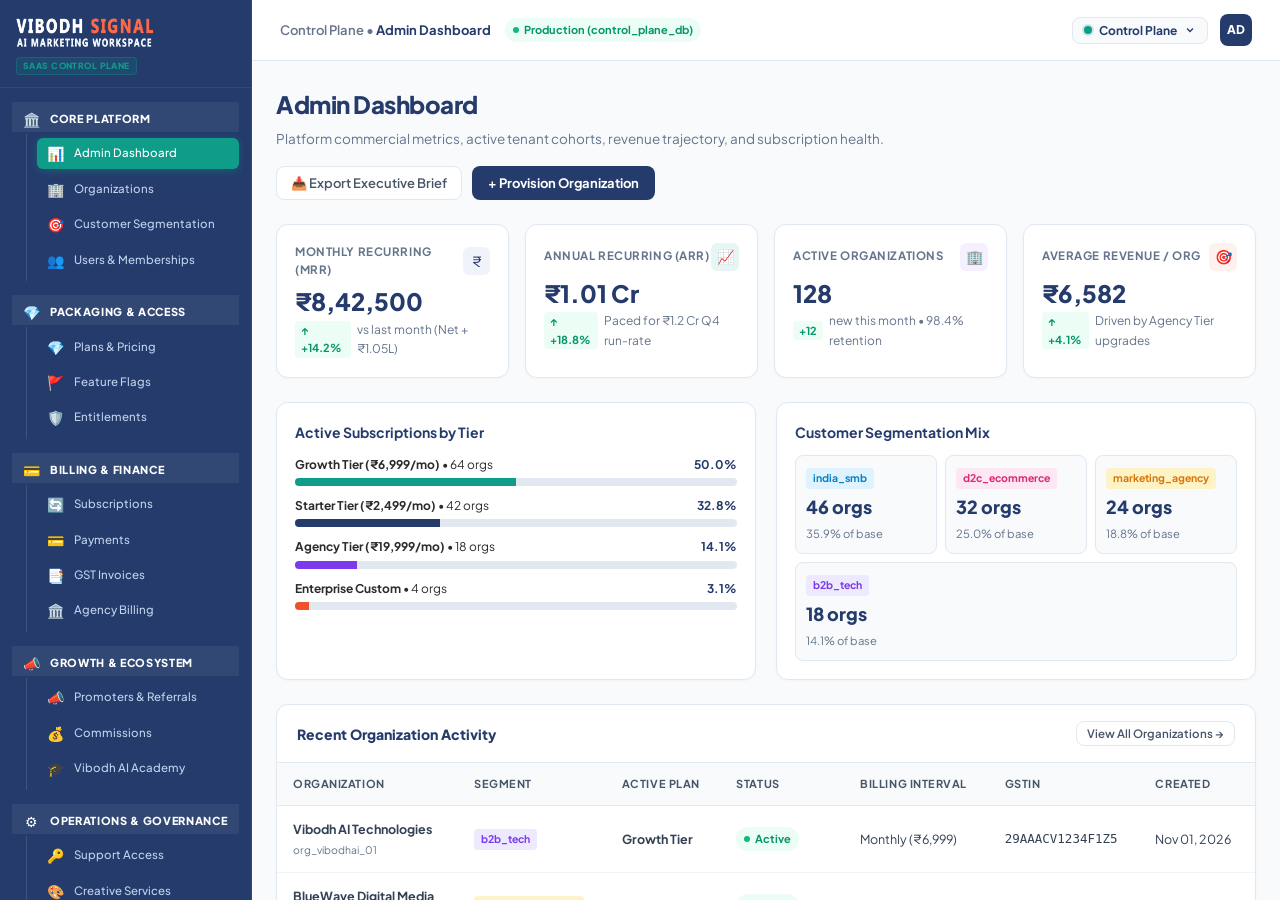
<file: control-plane.html>
<!DOCTYPE html>
<html lang="en">
<head>
  <meta charset="UTF-8">
  <meta name="viewport" content="width=device-width, initial-scale=1.0">
  <title>Vibodh Signal — SaaS Control Plane (Admin)</title>
  <link rel="preconnect" href="https://fonts.googleapis.com">
  <link rel="preconnect" href="https://fonts.gstatic.com" crossorigin>
  <link href="https://fonts.googleapis.com/css2?family=Plus+Jakarta+Sans:wght@400;500;600;700;800&family=Inter:wght@400;500;600;700&display=swap" rel="stylesheet">
  <link rel="stylesheet" href="styles.css">
  <link rel="stylesheet" href="admin-platform.css">
  <style>
    /* Control Plane Specific Additions */
    .cp-metric-sub { font-size: 11px; color: #64748B; margin-top: 2px; }
    .cp-flag-toggle {
      position: relative;
      width: 36px;
      height: 20px;
      background: #CBD5E1;
      border-radius: 9999px;
      cursor: pointer;
      transition: background 0.2s;
      display: inline-block;
      vertical-align: middle;
    }
    .cp-flag-toggle.on { background: #0F9D8A; }
    .cp-flag-toggle::after {
      content: '';
      position: absolute;
      top: 2px;
      left: 2px;
      width: 16px;
      height: 16px;
      background: #fff;
      border-radius: 50%;
      transition: transform 0.2s;
    }
    .cp-flag-toggle.on::after { transform: translateX(16px); }
  </style>
</head>
<body>
  <div class="admin-app-container">

    <!-- ═══════════════ SIDEBAR: 18 MODULES ═══════════════ -->
    <aside class="admin-sidebar" id="admin-sidebar">
      <div class="admin-sidebar-header" style="padding:14px 16px 12px;border-bottom:1px solid rgba(255,255,255,0.08);display:flex;align-items:center;justify-content:space-between;gap:8px;">
        <div class="admin-sidebar-brand" style="display:flex;flex-direction:column;gap:4px;">
          <img src="assets/vibodh-signal-wordmark.png" alt="Vibodh Signal" style="width:138px; height:auto; display:block;">
          <div style="display:flex;align-items:center;gap:6px;">
            <span style="font-size:8.5px;font-weight:800;background:rgba(15,157,138,0.15);color:#0F9D8A;border:1px solid rgba(15,157,138,0.3);padding:1.5px 6px;border-radius:4px;text-transform:uppercase;letter-spacing:.05em;">SaaS Control Plane</span>
          </div>
        </div>
        
      </div>

      <nav class="admin-nav" role="navigation">
        <!-- Main Menu 1: Core Platform -->
        <div class="admin-nav-group is-open has-active" id="group-core-platform">
          <div class="admin-nav-group-header" title="Core Platform">
            <span class="admin-nav-icon">🏛️</span>
            <span class="admin-nav-label">Core Platform</span>
            
          </div>
          <div class="admin-nav-submenu">
            <div class="admin-nav-item active" data-screen="admin-dashboard" title="Admin Dashboard" onclick="switchCpScreen('admin-dashboard')">
              <span class="admin-nav-icon">📊</span>
              <span class="admin-nav-label">Admin Dashboard</span>
            </div>
            <div class="admin-nav-item" data-screen="organizations" title="Organizations" onclick="switchCpScreen('organizations')">
              <span class="admin-nav-icon">🏢</span>
              <span class="admin-nav-label">Organizations</span>
            </div>
            <div class="admin-nav-item" data-screen="segmentation" title="Customer Segmentation" onclick="switchCpScreen('segmentation')">
              <span class="admin-nav-icon">🎯</span>
              <span class="admin-nav-label">Customer Segmentation</span>
            </div>
            <div class="admin-nav-item" data-screen="users-memberships" title="Users & Memberships" onclick="switchCpScreen('users-memberships')">
              <span class="admin-nav-icon">👥</span>
              <span class="admin-nav-label">Users &amp; Memberships</span>
            </div>
          </div>
        </div>

        <!-- Main Menu 2: Packaging & Access -->
        <div class="admin-nav-group is-open" id="group-packaging-access">
          <div class="admin-nav-group-header" title="Packaging & Access">
            <span class="admin-nav-icon">💎</span>
            <span class="admin-nav-label">Packaging &amp; Access</span>
            
          </div>
          <div class="admin-nav-submenu">
            <div class="admin-nav-item" data-screen="plans-pricing" title="Plans & Pricing" onclick="switchCpScreen('plans-pricing')">
              <span class="admin-nav-icon">💎</span>
              <span class="admin-nav-label">Plans &amp; Pricing</span>
            </div>
            <div class="admin-nav-item" data-screen="feature-flags" title="Feature Flags" onclick="switchCpScreen('feature-flags')">
              <span class="admin-nav-icon">🚩</span>
              <span class="admin-nav-label">Feature Flags</span>
            </div>
            <div class="admin-nav-item" data-screen="entitlements" title="Entitlements" onclick="switchCpScreen('entitlements')">
              <span class="admin-nav-icon">🛡️</span>
              <span class="admin-nav-label">Entitlements</span>
            </div>
          </div>
        </div>

        <!-- Main Menu 3: Billing & Finance -->
        <div class="admin-nav-group is-open" id="group-billing-finance">
          <div class="admin-nav-group-header" title="Billing & Finance">
            <span class="admin-nav-icon">💳</span>
            <span class="admin-nav-label">Billing &amp; Finance</span>
            
          </div>
          <div class="admin-nav-submenu">
            <div class="admin-nav-item" data-screen="subscriptions" title="Subscriptions" onclick="switchCpScreen('subscriptions')">
              <span class="admin-nav-icon">🔄</span>
              <span class="admin-nav-label">Subscriptions</span>
            </div>
            <div class="admin-nav-item" data-screen="payments" title="Payments" onclick="switchCpScreen('payments')">
              <span class="admin-nav-icon">💳</span>
              <span class="admin-nav-label">Payments</span>
            </div>
            <div class="admin-nav-item" data-screen="gst-invoices" title="GST Invoices" onclick="switchCpScreen('gst-invoices')">
              <span class="admin-nav-icon">📑</span>
              <span class="admin-nav-label">GST Invoices</span>
            </div>
            <div class="admin-nav-item" data-screen="agency-billing" title="Agency Billing" onclick="switchCpScreen('agency-billing')">
              <span class="admin-nav-icon">🏛️</span>
              <span class="admin-nav-label">Agency Billing</span>
            </div>
          </div>
        </div>

        <!-- Main Menu 4: Growth & Ecosystem -->
        <div class="admin-nav-group is-open" id="group-growth-ecosystem">
          <div class="admin-nav-group-header" title="Growth & Ecosystem">
            <span class="admin-nav-icon">📣</span>
            <span class="admin-nav-label">Growth &amp; Ecosystem</span>
            
          </div>
          <div class="admin-nav-submenu">
            <div class="admin-nav-item" data-screen="promoters-referrals" title="Promoters & Referrals" onclick="switchCpScreen('promoters-referrals')">
              <span class="admin-nav-icon">📣</span>
              <span class="admin-nav-label">Promoters &amp; Referrals</span>
            </div>
            <div class="admin-nav-item" data-screen="commissions" title="Commissions" onclick="switchCpScreen('commissions')">
              <span class="admin-nav-icon">💰</span>
              <span class="admin-nav-label">Commissions</span>
            </div>
            <div class="admin-nav-item" data-screen="academy" title="Vibodh AI Academy" onclick="switchCpScreen('academy')">
              <span class="admin-nav-icon">🎓</span>
              <span class="admin-nav-label">Vibodh AI Academy</span>
            </div>
          </div>
        </div>

        <!-- Main Menu 5: Operations & Governance -->
        <div class="admin-nav-group is-open" id="group-operations-governance">
          <div class="admin-nav-group-header" title="Operations & Governance">
            <span class="admin-nav-icon">⚙️</span>
            <span class="admin-nav-label">Operations &amp; Governance</span>
            
          </div>
          <div class="admin-nav-submenu">
            <div class="admin-nav-item" data-screen="support-access" title="Support Access" onclick="switchCpScreen('support-access')">
              <span class="admin-nav-icon">🔑</span>
              <span class="admin-nav-label">Support Access</span>
            </div>
            <div class="admin-nav-item" data-screen="creative-services" title="Creative Services" onclick="switchCpScreen('creative-services')">
              <span class="admin-nav-icon">🎨</span>
              <span class="admin-nav-label">Creative Services</span>
            </div>
            <div class="admin-nav-item" data-screen="audit-logs" title="Audit Logs" onclick="switchCpScreen('audit-logs')">
              <span class="admin-nav-icon">📜</span>
              <span class="admin-nav-label">Audit Logs</span>
            </div>
            <div class="admin-nav-item" data-screen="admin-settings" title="Admin Settings" onclick="switchCpScreen('admin-settings')">
              <span class="admin-nav-icon">⚙️</span>
              <span class="admin-nav-label">Admin Settings</span>
            </div>
          </div>
        </div>
      </nav>
    </aside>

    <!-- ═══════════════ MAIN CONTENT ═══════════════ -->
    <main class="admin-main">
      <!-- Topbar with App Switcher & Environment Indicator -->
      <header class="admin-topbar">
        <div class="admin-topbar-left">
          
          <div class="admin-breadcrumb">Control Plane &bull; <strong id="current-screen-title">Admin Dashboard</strong></div>
          <span class="status-pill status-active"><span class="dot"></span> Production (control_plane_db)</span>
        </div>
        <div class="admin-topbar-right">
          <!-- App Switcher -->
          <div class="topbar-app-switcher">
            <button type="button" class="app-switcher-btn" onclick="toggleAppSwitcher(event)">
              <span class="app-dot" style="background:#0F9D8A;"></span>
              <span>Control Plane</span>
              <svg viewBox="0 0 24 24" width="12" height="12" fill="none" stroke="currentColor" stroke-width="2.5"><polyline points="6 9 12 15 18 9"/></svg>
            </button>
            <div class="app-switcher-dropdown" id="app-switcher-dropdown">
              <a href="/dashboard.html" class="app-link"><span class="app-link-badge client">Workspace</span> <div><strong>Customer Workspace</strong><small>Marketing Studio &amp; Brand Hub</small></div></a>
              <a href="/control-plane.html" class="app-link active"><span class="app-link-badge cp">Control Plane</span> <div><strong>SaaS Control Plane</strong><small>Tenants, Subscriptions &amp; GST</small></div></a>
              <a href="/usage-analytics.html" class="app-link"><span class="app-link-badge usage">Usage</span> <div><strong>Usage &amp; Analytics</strong><small>Ledger, Metering &amp; Cost Attribution</small></div></a>
            </div>
          </div>
          <div class="topbar-avatar" style="width:32px;height:32px;border-radius:8px;background:#243B6B;color:#fff;display:flex;align-items:center;justify-content:center;font-weight:800;font-size:12px;">AD</div>
        </div>
      </header>

      <div class="admin-screen-container">

        <!-- ──────────────────────────────────────────────────────────
             SCREEN 1: ADMIN DASHBOARD
        ────────────────────────────────────────────────────────── -->
        <section class="admin-screen active" id="screen-admin-dashboard">
          <div class="admin-screen-header">
            <div class="admin-screen-title">
              <h1>Admin Dashboard</h1>
              <p>Platform commercial metrics, active tenant cohorts, revenue trajectory, and subscription health.</p>
            </div>
            <div class="admin-screen-actions">
              <button class="btn-outline-neutral" onclick="exportData('dashboard')">📥 Export Executive Brief</button>
              <button class="btn-primary-coral" onclick="switchCpScreen('organizations')">+ Provision Organization</button>
            </div>
          </div>

          <!-- KPI Cards -->
          <div class="admin-kpi-grid">
            <div class="admin-kpi-card">
              <div class="kpi-header">
                <span class="kpi-title">Monthly Recurring (MRR)</span>
                <span class="kpi-icon-bubble kpi-icon-indigo">₹</span>
              </div>
              <div class="kpi-value">₹8,42,500</div>
              <div class="kpi-footer">
                <span class="kpi-trend-pill trend-up">↑ +14.2%</span>
                <span>vs last month (Net +₹1.05L)</span>
              </div>
            </div>

            <div class="admin-kpi-card">
              <div class="kpi-header">
                <span class="kpi-title">Annual Recurring (ARR)</span>
                <span class="kpi-icon-bubble kpi-icon-teal">📈</span>
              </div>
              <div class="kpi-value">₹1.01 Cr</div>
              <div class="kpi-footer">
                <span class="kpi-trend-pill trend-up">↑ +18.8%</span>
                <span>Paced for ₹1.2 Cr Q4 run-rate</span>
              </div>
            </div>

            <div class="admin-kpi-card">
              <div class="kpi-header">
                <span class="kpi-title">Active Organizations</span>
                <span class="kpi-icon-bubble kpi-icon-purple">🏢</span>
              </div>
              <div class="kpi-value">128</div>
              <div class="kpi-footer">
                <span class="kpi-trend-pill trend-up">+12</span>
                <span>new this month &bull; 98.4% retention</span>
              </div>
            </div>

            <div class="admin-kpi-card">
              <div class="kpi-header">
                <span class="kpi-title">Average Revenue / Org</span>
                <span class="kpi-icon-bubble kpi-icon-coral">🎯</span>
              </div>
              <div class="kpi-value">₹6,582</div>
              <div class="kpi-footer">
                <span class="kpi-trend-pill trend-up">↑ +4.1%</span>
                <span>Driven by Agency Tier upgrades</span>
              </div>
            </div>
          </div>

          <!-- Plan Distribution & Recent Tenant Table -->
          <div style="display:grid;grid-template-columns: 1fr 1fr; gap:20px; margin-bottom:24px;">
            <div class="admin-kpi-card">
              <h3 style="font-size:14px;font-weight:700;color:#243B6B;margin-bottom:12px;">Active Subscriptions by Tier</h3>
              <div style="display:flex;flex-direction:column;gap:10px;">
                <div>
                  <div style="display:flex;justify-content:space-between;font-size:12px;margin-bottom:4px;">
                    <span><strong>Growth Tier (₹6,999/mo)</strong> &bull; 64 orgs</span>
                    <span style="font-weight:700;color:#243B6B;">50.0%</span>
                  </div>
                  <div style="height:8px;background:#E2E8F0;border-radius:4px;overflow:hidden;"><div style="width:50%;height:100%;background:#0F9D8A;"></div></div>
                </div>
                <div>
                  <div style="display:flex;justify-content:space-between;font-size:12px;margin-bottom:4px;">
                    <span><strong>Starter Tier (₹2,499/mo)</strong> &bull; 42 orgs</span>
                    <span style="font-weight:700;color:#243B6B;">32.8%</span>
                  </div>
                  <div style="height:8px;background:#E2E8F0;border-radius:4px;overflow:hidden;"><div style="width:32.8%;height:100%;background:#243B6B;"></div></div>
                </div>
                <div>
                  <div style="display:flex;justify-content:space-between;font-size:12px;margin-bottom:4px;">
                    <span><strong>Agency Tier (₹19,999/mo)</strong> &bull; 18 orgs</span>
                    <span style="font-weight:700;color:#243B6B;">14.1%</span>
                  </div>
                  <div style="height:8px;background:#E2E8F0;border-radius:4px;overflow:hidden;"><div style="width:14.1%;height:100%;background:#7C3AED;"></div></div>
                </div>
                <div>
                  <div style="display:flex;justify-content:space-between;font-size:12px;margin-bottom:4px;">
                    <span><strong>Enterprise Custom</strong> &bull; 4 orgs</span>
                    <span style="font-weight:700;color:#243B6B;">3.1%</span>
                  </div>
                  <div style="height:8px;background:#E2E8F0;border-radius:4px;overflow:hidden;"><div style="width:3.1%;height:100%;background:#F0512D;"></div></div>
                </div>
              </div>
            </div>

            <div class="admin-kpi-card">
              <h3 style="font-size:14px;font-weight:700;color:#243B6B;margin-bottom:12px;">Customer Segmentation Mix</h3>
              <div style="display:flex;flex-wrap:wrap;gap:8px;">
                <div style="flex:1;min-width:130px;background:#F8FAFC;border:1px solid #E2E8F0;padding:10px;border-radius:8px;">
                  <span class="segment-badge seg-smb">india_smb</span>
                  <div style="font-size:18px;font-weight:800;color:#243B6B;margin-top:4px;">46 orgs</div>
                  <small style="color:#64748B;">35.9% of base</small>
                </div>
                <div style="flex:1;min-width:130px;background:#F8FAFC;border:1px solid #E2E8F0;padding:10px;border-radius:8px;">
                  <span class="segment-badge seg-d2c">d2c_ecommerce</span>
                  <div style="font-size:18px;font-weight:800;color:#243B6B;margin-top:4px;">32 orgs</div>
                  <small style="color:#64748B;">25.0% of base</small>
                </div>
                <div style="flex:1;min-width:130px;background:#F8FAFC;border:1px solid #E2E8F0;padding:10px;border-radius:8px;">
                  <span class="segment-badge seg-agency">marketing_agency</span>
                  <div style="font-size:18px;font-weight:800;color:#243B6B;margin-top:4px;">24 orgs</div>
                  <small style="color:#64748B;">18.8% of base</small>
                </div>
                <div style="flex:1;min-width:130px;background:#F8FAFC;border:1px solid #E2E8F0;padding:10px;border-radius:8px;">
                  <span class="segment-badge seg-b2b">b2b_tech</span>
                  <div style="font-size:18px;font-weight:800;color:#243B6B;margin-top:4px;">18 orgs</div>
                  <small style="color:#64748B;">14.1% of base</small>
                </div>
              </div>
            </div>
          </div>

          <!-- Recent Provisioned Orgs -->
          <div class="admin-table-card">
            <div style="padding:16px 20px;border-bottom:1px solid #E2E8F0;display:flex;justify-content:space-between;align-items:center;">
              <h3 style="font-size:14px;font-weight:800;color:#243B6B;margin:0;">Recent Organization Activity</h3>
              <button class="btn-outline-neutral" style="padding:4px 10px;font-size:11.5px;" onclick="switchCpScreen('organizations')">View All Organizations &rarr;</button>
            </div>
            <table class="admin-table">
              <thead>
                <tr>
                  <th>Organization</th>
                  <th>Segment</th>
                  <th>Active Plan</th>
                  <th>Status</th>
                  <th>Billing Interval</th>
                  <th>GSTIN</th>
                  <th>Created</th>
                </tr>
              </thead>
              <tbody>
                <tr>
                  <td><strong>Vibodh AI Technologies</strong><br><small style="color:#64748B;">org_vibodhai_01</small></td>
                  <td><span class="segment-badge seg-b2b">b2b_tech</span></td>
                  <td><strong>Growth Tier</strong></td>
                  <td><span class="status-pill status-active"><span class="dot"></span> Active</span></td>
                  <td>Monthly (₹6,999)</td>
                  <td><code>29AAACV1234F1Z5</code></td>
                  <td>Nov 01, 2026</td>
                </tr>
                <tr>
                  <td><strong>BlueWave Digital Media</strong><br><small style="color:#64748B;">org_bluewave_44</small></td>
                  <td><span class="segment-badge seg-agency">marketing_agency</span></td>
                  <td><strong>Agency Tier</strong></td>
                  <td><span class="status-pill status-active"><span class="dot"></span> Active</span></td>
                  <td>Annual (₹1,99,990)</td>
                  <td><code>27AABCU9603R1ZM</code></td>
                  <td>Nov 08, 2026</td>
                </tr>
                <tr>
                  <td><strong>AyurVeda Naturals D2C</strong><br><small style="color:#64748B;">org_ayurveda_89</small></td>
                  <td><span class="segment-badge seg-d2c">d2c_ecommerce</span></td>
                  <td><strong>Growth Tier</strong></td>
                  <td><span class="status-pill status-trial"><span class="dot"></span> Trial (Day 5)</span></td>
                  <td>Monthly (₹6,999)</td>
                  <td><code>33AADCA1234L1Z2</code></td>
                  <td>Nov 06, 2026</td>
                </tr>
                <tr>
                  <td><strong>NexGen Retail Solutions</strong><br><small style="color:#64748B;">org_nexgen_12</small></td>
                  <td><span class="segment-badge seg-smb">india_smb</span></td>
                  <td><strong>Starter Tier</strong></td>
                  <td><span class="status-pill status-pastdue"><span class="dot"></span> Past Due</span></td>
                  <td>Monthly (₹2,499)</td>
                  <td><code>Unregistered</code></td>
                  <td>Oct 24, 2026</td>
                </tr>
              </tbody>
            </table>
          </div>
        </section>

        <!-- ──────────────────────────────────────────────────────────
             SCREEN 2: ORGANIZATIONS
        ────────────────────────────────────────────────────────── -->
        <section class="admin-screen" id="screen-organizations">
          <div class="admin-screen-header">
            <div class="admin-screen-title">
              <h1>Organizations</h1>
              <p>Manage multi-tenant organizations, slug identifiers, GSTIN verification, and status controls.</p>
            </div>
            <div class="admin-screen-actions">
              <button class="btn-primary-coral" onclick="openModal('modal-org')">+ Create Organization</button>
            </div>
          </div>

          <div class="admin-filter-bar">
            <div class="admin-search-wrap">
              <svg viewBox="0 0 24 24" fill="none" stroke="currentColor" stroke-width="2"><circle cx="11" cy="11" r="8"/><line x1="21" y1="21" x2="16.65" y2="16.65"/></svg>
              <input type="text" class="admin-search-input" placeholder="Search by name, slug, or GSTIN..." oninput="filterTable(this, 'org-table')">
            </div>
            <div class="admin-filter-controls">
              <select class="admin-select" onchange="filterStatus(this, 'org-table', 3)">
                <option value="">All Statuses</option>
                <option value="Active">Active</option>
                <option value="Trial">Trial</option>
                <option value="Past Due">Past Due</option>
                <option value="Suspended">Suspended</option>
              </select>
              <select class="admin-select">
                <option value="">All Segments</option>
                <option value="india_smb">india_smb</option>
                <option value="d2c_ecommerce">d2c_ecommerce</option>
                <option value="marketing_agency">marketing_agency</option>
                <option value="b2b_tech">b2b_tech</option>
              </select>
            </div>
          </div>

          <div class="admin-table-card">
            <table class="admin-table" id="org-table">
              <thead>
                <tr>
                  <th>Organization &amp; Slug</th>
                  <th>Segment</th>
                  <th>Owner Email</th>
                  <th>Status</th>
                  <th>Active Plan</th>
                  <th>GSTIN</th>
                  <th>Seats</th>
                  <th>Actions</th>
                </tr>
              </thead>
              <tbody>
                <tr>
                  <td><strong>Vibodh AI Technologies</strong><br><small style="color:#64748B;">org_vibodhai_01</small></td>
                  <td><span class="segment-badge seg-b2b">b2b_tech</span></td>
                  <td>sahana@vibodhai.com</td>
                  <td><span class="status-pill status-active"><span class="dot"></span> Active</span></td>
                  <td>Growth Tier</td>
                  <td><code>29AAACV1234F1Z5</code></td>
                  <td>2 / 3</td>
                  <td>
                    <button class="btn-outline-neutral" style="padding:3px 8px;font-size:11px;" onclick="viewOrgDetails('org_vibodhai_01')">Manage</button>
                  </td>
                </tr>
                <tr>
                  <td><strong>BlueWave Digital Media</strong><br><small style="color:#64748B;">org_bluewave_44</small></td>
                  <td><span class="segment-badge seg-agency">marketing_agency</span></td>
                  <td>arun@bluewave.agency</td>
                  <td><span class="status-pill status-active"><span class="dot"></span> Active</span></td>
                  <td>Agency Tier</td>
                  <td><code>27AABCU9603R1ZM</code></td>
                  <td>7 / 10</td>
                  <td>
                    <button class="btn-outline-neutral" style="padding:3px 8px;font-size:11px;">Manage</button>
                  </td>
                </tr>
                <tr>
                  <td><strong>AyurVeda Naturals D2C</strong><br><small style="color:#64748B;">org_ayurveda_89</small></td>
                  <td><span class="segment-badge seg-d2c">d2c_ecommerce</span></td>
                  <td>priya@ayurvedanaturals.in</td>
                  <td><span class="status-pill status-trial"><span class="dot"></span> Trial</span></td>
                  <td>Growth Tier</td>
                  <td><code>33AADCA1234L1Z2</code></td>
                  <td>1 / 3</td>
                  <td>
                    <button class="btn-outline-neutral" style="padding:3px 8px;font-size:11px;">Manage</button>
                  </td>
                </tr>
                <tr>
                  <td><strong>NexGen Retail Solutions</strong><br><small style="color:#64748B;">org_nexgen_12</small></td>
                  <td><span class="segment-badge seg-smb">india_smb</span></td>
                  <td>kiran@nexgenretail.com</td>
                  <td><span class="status-pill status-pastdue"><span class="dot"></span> Past Due</span></td>
                  <td>Starter Tier</td>
                  <td><code>Unregistered</code></td>
                  <td>1 / 1</td>
                  <td>
                    <button class="btn-outline-neutral" style="padding:3px 8px;font-size:11px;">Manage</button>
                  </td>
                </tr>
                <tr>
                  <td><strong>Kavita Creative Studio</strong><br><small style="color:#64748B;">org_kavita_07</small></td>
                  <td><span class="segment-badge seg-creator">creator_solo</span></td>
                  <td>kavita@creatorhub.me</td>
                  <td><span class="status-pill status-active"><span class="dot"></span> Active</span></td>
                  <td>Starter Tier</td>
                  <td><code>Unregistered</code></td>
                  <td>1 / 1</td>
                  <td>
                    <button class="btn-outline-neutral" style="padding:3px 8px;font-size:11px;">Manage</button>
                  </td>
                </tr>
              </tbody>
            </table>
            <div class="admin-table-footer">
              <span>Showing 5 of 128 Organizations</span>
              <div class="pagination-btns">
                <button class="btn-page active">1</button>
                <button class="btn-page">2</button>
                <button class="btn-page">3</button>
                <button class="btn-page">&rarr;</button>
              </div>
            </div>
          </div>
        </section>

        <!-- ──────────────────────────────────────────────────────────
             SCREEN 3: CUSTOMER SEGMENTATION
        ────────────────────────────────────────────────────────── -->
        <section class="admin-screen" id="screen-segmentation">
          <div class="admin-screen-header">
            <div class="admin-screen-title">
              <h1>Customer Segmentation</h1>
              <p>Cohorts configured according to 08-billing-and-entitlements.md: india_smb, d2c_ecommerce, b2b_tech, marketing_agency, creator_solo, enterprise.</p>
            </div>
            <div class="admin-screen-actions">
              <button class="btn-secondary-indigo" onclick="runSegmentationRules()">⚡ Run Re-Segmentation</button>
            </div>
          </div>

          <div style="display:grid;grid-template-columns: repeat(auto-fit, minmax(280px, 1fr)); gap:18px;">
            <div class="admin-kpi-card" style="border-top:4px solid #0284C7;">
              <div style="display:flex;justify-content:space-between;align-items:center;">
                <span class="segment-badge seg-smb">india_smb</span>
                <span style="font-size:11px;font-weight:700;color:#64748B;">46 Orgs (35.9%)</span>
              </div>
              <h3 style="font-size:15px;color:#243B6B;margin:10px 0 6px 0;">India SMB</h3>
              <p style="font-size:12px;color:#64748B;line-height:1.4;">Traditional Indian businesses, retailers, and local service providers. High UPI preference, GST registered or composite scheme.</p>
              <div style="margin-top:14px;padding-top:12px;border-top:1px solid #F1F5F9;font-size:11.5px;color:#334155;">
                <div>Avg ARPU: <strong>₹2,840/mo</strong></div>
                <div>Top Plan: <strong>Starter Tier (78%)</strong></div>
              </div>
            </div>

            <div class="admin-kpi-card" style="border-top:4px solid #DB2777;">
              <div style="display:flex;justify-content:space-between;align-items:center;">
                <span class="segment-badge seg-d2c">d2c_ecommerce</span>
                <span style="font-size:11px;font-weight:700;color:#64748B;">32 Orgs (25.0%)</span>
              </div>
              <h3 style="font-size:15px;color:#243B6B;margin:10px 0 6px 0;">D2C E-commerce</h3>
              <p style="font-size:12px;color:#64748B;line-height:1.4;">Direct-to-consumer lifestyle, fashion, beauty brands. Heavy visual creative &amp; product image generation demands.</p>
              <div style="margin-top:14px;padding-top:12px;border-top:1px solid #F1F5F9;font-size:11.5px;color:#334155;">
                <div>Avg ARPU: <strong>₹7,450/mo</strong></div>
                <div>Top Plan: <strong>Growth Tier (84%)</strong></div>
              </div>
            </div>

            <div class="admin-kpi-card" style="border-top:4px solid #D97706;">
              <div style="display:flex;justify-content:space-between;align-items:center;">
                <span class="segment-badge seg-agency">marketing_agency</span>
                <span style="font-size:11px;font-weight:700;color:#64748B;">24 Orgs (18.8%)</span>
              </div>
              <h3 style="font-size:15px;color:#243B6B;margin:10px 0 6px 0;">Marketing Agency</h3>
              <p style="font-size:12px;color:#64748B;line-height:1.4;">Digital marketing &amp; performance agencies managing multi-client workspaces, approval queues, and client billing passes.</p>
              <div style="margin-top:14px;padding-top:12px;border-top:1px solid #F1F5F9;font-size:11.5px;color:#334155;">
                <div>Avg ARPU: <strong>₹21,800/mo</strong></div>
                <div>Top Plan: <strong>Agency Tier (92%)</strong></div>
              </div>
            </div>

            <div class="admin-kpi-card" style="border-top:4px solid #7C3AED;">
              <div style="display:flex;justify-content:space-between;align-items:center;">
                <span class="segment-badge seg-b2b">b2b_tech</span>
                <span style="font-size:11px;font-weight:700;color:#64748B;">18 Orgs (14.1%)</span>
              </div>
              <h3 style="font-size:15px;color:#243B6B;margin:10px 0 6px 0;">B2B Tech &amp; SaaS</h3>
              <p style="font-size:12px;color:#64748B;line-height:1.4;">Technology providers, software companies, and IT consultancies prioritizing thought leadership on LinkedIn &amp; Twitter/X.</p>
              <div style="margin-top:14px;padding-top:12px;border-top:1px solid #F1F5F9;font-size:11.5px;color:#334155;">
                <div>Avg ARPU: <strong>₹8,120/mo</strong></div>
                <div>Top Plan: <strong>Growth + Addons</strong></div>
              </div>
            </div>

            <div class="admin-kpi-card" style="border-top:4px solid #16A34A;">
              <div style="display:flex;justify-content:space-between;align-items:center;">
                <span class="segment-badge seg-creator">creator_solo</span>
                <span style="font-size:11px;font-weight:700;color:#64748B;">5 Orgs (3.9%)</span>
              </div>
              <h3 style="font-size:15px;color:#243B6B;margin:10px 0 6px 0;">Creator &amp; Solo</h3>
              <p style="font-size:12px;color:#64748B;line-height:1.4;">Solo entrepreneurs, influencers, and independent content creators needing personal brand automation.</p>
              <div style="margin-top:14px;padding-top:12px;border-top:1px solid #F1F5F9;font-size:11.5px;color:#334155;">
                <div>Avg ARPU: <strong>₹2,499/mo</strong></div>
                <div>Top Plan: <strong>Starter Tier</strong></div>
              </div>
            </div>

            <div class="admin-kpi-card" style="border-top:4px solid #6B21A8;">
              <div style="display:flex;justify-content:space-between;align-items:center;">
                <span class="segment-badge seg-enterprise">enterprise</span>
                <span style="font-size:11px;font-weight:700;color:#64748B;">3 Orgs (2.3%)</span>
              </div>
              <h3 style="font-size:15px;color:#243B6B;margin:10px 0 6px 0;">Enterprise</h3>
              <p style="font-size:12px;color:#64748B;line-height:1.4;">Large multinational corporates requiring SSO/SAML, dedicated IP pools, custom MSA, and custom SLAs.</p>
              <div style="margin-top:14px;padding-top:12px;border-top:1px solid #F1F5F9;font-size:11.5px;color:#334155;">
                <div>Avg ARPU: <strong>₹85,000/mo</strong></div>
                <div>Top Plan: <strong>Enterprise Contract</strong></div>
              </div>
            </div>
          </div>
        </section>

        <!-- ──────────────────────────────────────────────────────────
             SCREEN 4: USERS & MEMBERSHIPS
        ────────────────────────────────────────────────────────── -->
        <section class="admin-screen" id="screen-users-memberships">
          <div class="admin-screen-header">
            <div class="admin-screen-title">
              <h1>Users &amp; Memberships</h1>
              <p>Role-Based Access Control (RBAC): Owner, Admin, Creator, Reviewer, and Viewer across organizations.</p>
            </div>
            <div class="admin-screen-actions">
              <button class="btn-primary-coral" onclick="showToast('Invite sent to new workspace collaborator!', '✉️')">+ Invite User</button>
            </div>
          </div>

          <div class="admin-table-card">
            <table class="admin-table">
              <thead>
                <tr>
                  <th>User &amp; Email</th>
                  <th>Organization</th>
                  <th>Role</th>
                  <th>Seat Type</th>
                  <th>Status</th>
                  <th>Last Active</th>
                  <th>Actions</th>
                </tr>
              </thead>
              <tbody>
                <tr>
                  <td><strong>Sahana B V</strong><br><small style="color:#64748B;">sahana@vibodhai.com</small></td>
                  <td>Vibodh AI Technologies</td>
                  <td><span class="status-pill status-active">Owner</span></td>
                  <td>Billable Seat</td>
                  <td><span class="status-pill status-active"><span class="dot"></span> Active</span></td>
                  <td>2 mins ago</td>
                  <td><button class="btn-outline-neutral" style="padding:2px 6px;font-size:11px;">Edit Role</button></td>
                </tr>
                <tr>
                  <td><strong>Rohan Verma</strong><br><small style="color:#64748B;">rohan@vibodhai.com</small></td>
                  <td>Vibodh AI Technologies</td>
                  <td><span class="status-pill status-trial">Creator</span></td>
                  <td>Billable Seat</td>
                  <td><span class="status-pill status-active"><span class="dot"></span> Active</span></td>
                  <td>1 hour ago</td>
                  <td><button class="btn-outline-neutral" style="padding:2px 6px;font-size:11px;">Edit Role</button></td>
                </tr>
                <tr>
                  <td><strong>Kavya Sharma</strong><br><small style="color:#64748B;">kavya@clientbrand.com</small></td>
                  <td>Vibodh AI Technologies</td>
                  <td><span class="status-pill status-canceled">Reviewer</span></td>
                  <td>Free Seat</td>
                  <td><span class="status-pill status-active"><span class="dot"></span> Active</span></td>
                  <td>Yesterday</td>
                  <td><button class="btn-outline-neutral" style="padding:2px 6px;font-size:11px;">Edit Role</button></td>
                </tr>
                <tr>
                  <td><strong>Arun Kumar</strong><br><small style="color:#64748B;">arun@bluewave.agency</small></td>
                  <td>BlueWave Digital Media</td>
                  <td><span class="status-pill status-active">Owner</span></td>
                  <td>Billable Seat</td>
                  <td><span class="status-pill status-active"><span class="dot"></span> Active</span></td>
                  <td>3 hours ago</td>
                  <td><button class="btn-outline-neutral" style="padding:2px 6px;font-size:11px;">Edit Role</button></td>
                </tr>
              </tbody>
            </table>
          </div>
        </section>

        <!-- ──────────────────────────────────────────────────────────
             SCREEN 5: PLANS & PRICING
        ────────────────────────────────────────────────────────── -->
        <section class="admin-screen" id="screen-plans-pricing">
          <div class="admin-screen-header">
            <div class="admin-screen-title">
              <h1>Plans &amp; Pricing</h1>
              <p>Immutable plan versions in control_plane_db. Active version: <code>v2.1_2026_q4</code>.</p>
            </div>
            <div class="admin-screen-actions">
              <button class="btn-outline-neutral" onclick="showToast('Cloned plan draft ready for review.', '📋')">Clone as New Version</button>
            </div>
          </div>

          <div style="display:grid;grid-template-columns: repeat(3, 1fr); gap:20px;">
            <!-- Starter -->
            <div class="admin-kpi-card" style="border-top:4px solid #243B6B;">
              <span class="segment-badge" style="background:#F1F5F9;color:#243B6B;">Starter Plan</span>
              <div style="font-size:24px;font-weight:800;color:#243B6B;margin:10px 0 2px 0;">₹2,499 <small style="font-size:12px;color:#64748B;">+ GST / mo</small></div>
              <p style="font-size:11.5px;color:#64748B;">₹6,747/quarter (-10%) &bull; ₹24,890/year (-17%)</p>
              <ul style="font-size:12px;color:#334155;margin:14px 0;line-height:1.9;">
                <li>✓ 1 Brand Identity</li>
                <li>✓ 3 Connected Social Profiles</li>
                <li>✓ <strong>250 AI Credits / month</strong></li>
                <li>✓ 1 Team Seat</li>
                <li>✓ 60-day Post History</li>
              </ul>
              <div style="font-size:11px;color:#64748B;">Active Subscribers: <strong>42 Orgs</strong></div>
            </div>

            <!-- Growth -->
            <div class="admin-kpi-card" style="border:2px solid #0F9D8A;box-shadow:0 6px 16px rgba(15,157,138,0.12);">
              <div style="display:flex;justify-content:space-between;align-items:center;">
                <span class="segment-badge" style="background:#E6F6F4;color:#0F9D8A;">Growth Plan</span>
                <span style="font-size:9.5px;background:#0F9D8A;color:#fff;padding:2px 6px;border-radius:4px;font-weight:800;">MOST POPULAR</span>
              </div>
              <div style="font-size:24px;font-weight:800;color:#243B6B;margin:10px 0 2px 0;">₹6,999 <small style="font-size:12px;color:#64748B;">+ GST / mo</small></div>
              <p style="font-size:11.5px;color:#64748B;">₹18,897/quarter (-10%) &bull; ₹69,710/year (-17%)</p>
              <ul style="font-size:12px;color:#334155;margin:14px 0;line-height:1.9;">
                <li>✓ 3 Brand Identities</li>
                <li>✓ 10 Connected Social Profiles</li>
                <li>✓ <strong>1,000 AI Credits / month</strong></li>
                <li>✓ 3 Team Seats</li>
                <li>✓ Approval Workflow &amp; Guardrails</li>
                <li>✓ Unlimited Scheduling</li>
              </ul>
              <div style="font-size:11px;color:#64748B;">Active Subscribers: <strong>64 Orgs</strong></div>
            </div>

            <!-- Agency -->
            <div class="admin-kpi-card" style="border-top:4px solid #7C3AED;">
              <span class="segment-badge" style="background:#F5F0FE;color:#7C3AED;">Agency Plan</span>
              <div style="font-size:24px;font-weight:800;color:#243B6B;margin:10px 0 2px 0;">₹19,999 <small style="font-size:12px;color:#64748B;">+ GST / mo</small></div>
              <p style="font-size:11.5px;color:#64748B;">₹53,997/quarter (-10%) &bull; ₹1,99,190/year (-17%)</p>
              <ul style="font-size:12px;color:#334155;margin:14px 0;line-height:1.9;">
                <li>✓ 10 Brand Identities</li>
                <li>✓ 35 Connected Social Profiles</li>
                <li>✓ <strong>3,500 AI Credits / month</strong></li>
                <li>✓ 10 Team Seats</li>
                <li>✓ Multi-Tenant Agency Hub</li>
                <li>✓ Client Approval Portals (Free Reviewers)</li>
                <li>✓ API Access Included</li>
              </ul>
              <div style="font-size:11px;color:#64748B;">Active Subscribers: <strong>18 Orgs</strong></div>
            </div>
          </div>
        </section>

        <!-- ──────────────────────────────────────────────────────────
             SCREEN 6: FEATURE FLAGS
        ────────────────────────────────────────────────────────── -->
        <section class="admin-screen" id="screen-feature-flags">
          <div class="admin-screen-header">
            <div class="admin-screen-title">
              <h1>Feature Flags</h1>
              <p>Dynamic rollout stages: internal, beta, 10%, 50%, 100% with emergency kill switches.</p>
            </div>
            <div class="admin-screen-actions">
              <button class="btn-primary-coral" onclick="showToast('New flag created in control_plane_db', '🚩')">+ Add Flag</button>
            </div>
          </div>

          <div class="admin-table-card">
            <table class="admin-table">
              <thead>
                <tr>
                  <th>Feature Flag Key</th>
                  <th>Description</th>
                  <th>Rollout Stage</th>
                  <th>Target Cohort</th>
                  <th>Kill Switch</th>
                  <th>Last Modified</th>
                </tr>
              </thead>
              <tbody>
                <tr>
                  <td><code>veo_video_generation_v2</code></td>
                  <td>Veo 1080p motion video generator in Studio</td>
                  <td><span class="status-pill status-active">100% Rollout</span></td>
                  <td>Growth, Agency</td>
                  <td><span class="cp-flag-toggle on" onclick="this.classList.toggle('on')"></span></td>
                  <td>Nov 04, 2026</td>
                </tr>
                <tr>
                  <td><code>whatsapp_broadcast_pipeline</code></td>
                  <td>Automated WhatsApp business marketing campaigns</td>
                  <td><span class="status-pill status-trial">Beta (10%)</span></td>
                  <td>india_smb</td>
                  <td><span class="cp-flag-toggle on" onclick="this.classList.toggle('on')"></span></td>
                  <td>Nov 07, 2026</td>
                </tr>
                <tr>
                  <td><code>multi_account_meta_ads</code></td>
                  <td>Cross-organization Facebook &amp; Instagram ad orchestrator</td>
                  <td><span class="status-pill status-active">50% Rollout</span></td>
                  <td>marketing_agency</td>
                  <td><span class="cp-flag-toggle on" onclick="this.classList.toggle('on')"></span></td>
                  <td>Nov 02, 2026</td>
                </tr>
                <tr>
                  <td><code>ai_voiceover_cloning</code></td>
                  <td>Custom neural voice replication for video ads</td>
                  <td><span class="status-pill status-pastdue">Internal Only</span></td>
                  <td>Vibodh Internal</td>
                  <td><span class="cp-flag-toggle" onclick="this.classList.toggle('on')"></span></td>
                  <td>Oct 29, 2026</td>
                </tr>
              </tbody>
            </table>
          </div>
        </section>

        <!-- ──────────────────────────────────────────────────────────
             SCREEN 7: ENTITLEMENTS
        ────────────────────────────────────────────────────────── -->
        <section class="admin-screen" id="screen-entitlements">
          <div class="admin-screen-header">
            <div class="admin-screen-title">
              <h1>Entitlements Matrix</h1>
              <p>Centralized resource limits enforced across client and server layers.</p>
            </div>
          </div>

          <div class="admin-table-card">
            <table class="admin-table">
              <thead>
                <tr>
                  <th>Entitlement Key</th>
                  <th>Type</th>
                  <th>Starter Limit</th>
                  <th>Growth Limit</th>
                  <th>Agency Limit</th>
                  <th>Enforcement Mode</th>
                </tr>
              </thead>
              <tbody>
                <tr>
                  <td><code>brands_count</code></td>
                  <td>Numeric Max</td>
                  <td>1 Brand</td>
                  <td>3 Brands</td>
                  <td>10 Brands</td>
                  <td><span class="status-pill status-active">Hard Cap (Block)</span></td>
                </tr>
                <tr>
                  <td><code>social_profiles_count</code></td>
                  <td>Numeric Max</td>
                  <td>3 Profiles</td>
                  <td>10 Profiles</td>
                  <td>35 Profiles</td>
                  <td><span class="status-pill status-active">Hard Cap (Block)</span></td>
                </tr>
                <tr>
                  <td><code>monthly_ai_credits</code></td>
                  <td>Metering / Bal</td>
                  <td>250 Credits</td>
                  <td>1,000 Credits</td>
                  <td>3,500 Credits</td>
                  <td><span class="status-pill status-active">Balance Check &amp; Lock</span></td>
                </tr>
                <tr>
                  <td><code>team_seats</code></td>
                  <td>Numeric Max</td>
                  <td>1 Seat</td>
                  <td>3 Seats</td>
                  <td>10 Seats</td>
                  <td><span class="status-pill status-active">Hard Cap (Block)</span></td>
                </tr>
                <tr>
                  <td><code>approval_workflows</code></td>
                  <td>Boolean Feature</td>
                  <td>✕ Disabled</td>
                  <td>✓ Enabled</td>
                  <td>✓ Enabled</td>
                  <td><span class="status-pill status-active">Feature Gate</span></td>
                </tr>
                <tr>
                  <td><code>video_max_duration_sec</code></td>
                  <td>Numeric Max</td>
                  <td>0 sec</td>
                  <td>30 sec</td>
                  <td>60 sec</td>
                  <td><span class="status-pill status-active">Input Constraint</span></td>
                </tr>
                <tr>
                  <td><code>api_access</code></td>
                  <td>Boolean Feature</td>
                  <td>✕ Disabled</td>
                  <td>✕ Disabled</td>
                  <td>✓ Enabled</td>
                  <td><span class="status-pill status-active">Feature Gate</span></td>
                </tr>
              </tbody>
            </table>
          </div>
        </section>

        <!-- ──────────────────────────────────────────────────────────
             SCREEN 8: SUBSCRIPTIONS
        ────────────────────────────────────────────────────────── -->
        <section class="admin-screen" id="screen-subscriptions">
          <div class="admin-screen-header">
            <div class="admin-screen-title">
              <h1>Subscriptions</h1>
              <p>Active commercial agreements, renewal dates, payment cycles, and cancellation status.</p>
            </div>
          </div>

          <div class="admin-table-card">
            <table class="admin-table">
              <thead>
                <tr>
                  <th>Subscription ID</th>
                  <th>Organization</th>
                  <th>Plan Tier</th>
                  <th>Interval</th>
                  <th>Status</th>
                  <th>Next Renewal</th>
                  <th>MRR Base</th>
                  <th>Actions</th>
                </tr>
              </thead>
              <tbody>
                <tr>
                  <td><code>sub_vibodh_091</code></td>
                  <td>Vibodh AI Technologies</td>
                  <td>Growth Tier</td>
                  <td>Monthly</td>
                  <td><span class="status-pill status-active"><span class="dot"></span> Active</span></td>
                  <td>Dec 15, 2026</td>
                  <td>₹6,999</td>
                  <td><button class="btn-outline-neutral" style="padding:2px 6px;font-size:11px;">Inspect</button></td>
                </tr>
                <tr>
                  <td><code>sub_bluewave_441</code></td>
                  <td>BlueWave Digital Media</td>
                  <td>Agency Tier</td>
                  <td>Annual</td>
                  <td><span class="status-pill status-active"><span class="dot"></span> Active</span></td>
                  <td>Nov 08, 2027</td>
                  <td>₹16,666</td>
                  <td><button class="btn-outline-neutral" style="padding:2px 6px;font-size:11px;">Inspect</button></td>
                </tr>
                <tr>
                  <td><code>sub_ayurveda_892</code></td>
                  <td>AyurVeda Naturals D2C</td>
                  <td>Growth Tier</td>
                  <td>Monthly</td>
                  <td><span class="status-pill status-trial"><span class="dot"></span> Trial</span></td>
                  <td>Nov 19, 2026</td>
                  <td>₹0</td>
                  <td><button class="btn-outline-neutral" style="padding:2px 6px;font-size:11px;">Inspect</button></td>
                </tr>
                <tr>
                  <td><code>sub_nexgen_120</code></td>
                  <td>NexGen Retail Solutions</td>
                  <td>Starter Tier</td>
                  <td>Monthly</td>
                  <td><span class="status-pill status-pastdue"><span class="dot"></span> Past Due</span></td>
                  <td>Nov 02, 2026</td>
                  <td>₹2,499</td>
                  <td><button class="btn-outline-neutral" style="padding:2px 6px;font-size:11px;">Retry Card</button></td>
                </tr>
              </tbody>
            </table>
          </div>
        </section>

        <!-- ──────────────────────────────────────────────────────────
             SCREEN 9: PAYMENTS
        ────────────────────────────────────────────────────────── -->
        <section class="admin-screen" id="screen-payments">
          <div class="admin-screen-header">
            <div class="admin-screen-title">
              <h1>Payments &amp; Transactions</h1>
              <p>Razorpay &amp; Stripe gateway webhooks, idempotency key validation, and settlements.</p>
            </div>
          </div>

          <div class="admin-table-card">
            <table class="admin-table">
              <thead>
                <tr>
                  <th>Payment ID</th>
                  <th>Idempotency Key</th>
                  <th>Organization</th>
                  <th>Amount</th>
                  <th>Method</th>
                  <th>Gateway Ref</th>
                  <th>Status</th>
                  <th>Timestamp</th>
                </tr>
              </thead>
              <tbody>
                <tr>
                  <td><code>pay_razor_9918</code></td>
                  <td><code>idemp_sub_vibodh_dec26</code></td>
                  <td>Vibodh AI Technologies</td>
                  <td>₹8,259 (incl. 18% GST)</td>
                  <td>UPI (Auto-Pay)</td>
                  <td><code>rzp_live_pay_01A</code></td>
                  <td><span class="status-pill status-active"><span class="dot"></span> Captured</span></td>
                  <td>Nov 11, 2026 09:30</td>
                </tr>
                <tr>
                  <td><code>pay_razor_9917</code></td>
                  <td><code>idemp_topup_500_blue</code></td>
                  <td>BlueWave Digital Media</td>
                  <td>₹5,074 (incl. 18% GST)</td>
                  <td>Visa &bull;&bull;&bull;&bull; 4242</td>
                  <td><code>rzp_live_pay_02B</code></td>
                  <td><span class="status-pill status-active"><span class="dot"></span> Captured</span></td>
                  <td>Nov 10, 2026 16:45</td>
                </tr>
                <tr>
                  <td><code>pay_razor_9916</code></td>
                  <td><code>idemp_sub_nexgen_nov26</code></td>
                  <td>NexGen Retail Solutions</td>
                  <td>₹2,949 (incl. 18% GST)</td>
                  <td>Mastercard &bull;&bull;&bull;&bull; 8812</td>
                  <td><code>rzp_live_pay_03C</code></td>
                  <td><span class="status-pill status-failed"><span class="dot"></span> Failed (Insufficient Funds)</span></td>
                  <td>Nov 08, 2026 11:20</td>
                </tr>
              </tbody>
            </table>
          </div>
        </section>

        <!-- ──────────────────────────────────────────────────────────
             SCREEN 10: GST INVOICES
        ────────────────────────────────────────────────────────── -->
        <section class="admin-screen" id="screen-gst-invoices">
          <div class="admin-screen-header">
            <div class="admin-screen-title">
              <h1>GST Invoices</h1>
              <p>B2B and B2C tax invoices under SAC 998314. Computes CGST (9%) + SGST (9%) for Karnataka (29) vs IGST (18%) interstate.</p>
            </div>
            <div class="admin-screen-actions">
              <button class="btn-primary-coral" onclick="showInvoiceModal('INV-2026-11-001')">👁️ Preview Sample Tax Invoice</button>
            </div>
          </div>

          <div class="admin-table-card">
            <table class="admin-table">
              <thead>
                <tr>
                  <th>Invoice #</th>
                  <th>Organization &amp; Buyer GSTIN</th>
                  <th>SAC Code</th>
                  <th>Base Taxable</th>
                  <th>Tax Breakdown</th>
                  <th>Total Amount</th>
                  <th>Status</th>
                  <th>PDF Invoice</th>
                </tr>
              </thead>
              <tbody>
                <tr>
                  <td><strong>INV-2026-11-001</strong><br><small>Nov 11, 2026</small></td>
                  <td>Vibodh AI Technologies Pvt Ltd<br><code>29AAACV1234F1Z5</code> (Intra-State)</td>
                  <td>998314</td>
                  <td>₹6,999.00</td>
                  <td>CGST 9% (₹629.91)<br>SGST 9% (₹629.91)</td>
                  <td><strong>₹8,258.82</strong></td>
                  <td><span class="status-pill status-active"><span class="dot"></span> Paid</span></td>
                  <td><button class="btn-outline-neutral" style="padding:2px 6px;font-size:11px;" onclick="showInvoiceModal('INV-2026-11-001')">Download PDF</button></td>
                </tr>
                <tr>
                  <td><strong>INV-2026-11-002</strong><br><small>Nov 08, 2026</small></td>
                  <td>BlueWave Digital Media LLP<br><code>27AABCU9603R1ZM</code> (Inter-State: MH)</td>
                  <td>998314</td>
                  <td>₹1,99,990.00</td>
                  <td>IGST 18% (₹35,998.20)</td>
                  <td><strong>₹2,35,988.20</strong></td>
                  <td><span class="status-pill status-active"><span class="dot"></span> Paid</span></td>
                  <td><button class="btn-outline-neutral" style="padding:2px 6px;font-size:11px;" onclick="showInvoiceModal('INV-2026-11-002')">Download PDF</button></td>
                </tr>
                <tr>
                  <td><strong>INV-2026-11-003</strong><br><small>Nov 05, 2026</small></td>
                  <td>AyurVeda Naturals D2C<br><code>33AADCA1234L1Z2</code> (Inter-State: TN)</td>
                  <td>998314</td>
                  <td>₹2,250.00 (250 Top-up)</td>
                  <td>IGST 18% (₹405.00)</td>
                  <td><strong>₹2,655.00</strong></td>
                  <td><span class="status-pill status-active"><span class="dot"></span> Paid</span></td>
                  <td><button class="btn-outline-neutral" style="padding:2px 6px;font-size:11px;" onclick="showInvoiceModal('INV-2026-11-003')">Download PDF</button></td>
                </tr>
              </tbody>
            </table>
          </div>
        </section>

        <!-- ──────────────────────────────────────────────────────────
             SCREEN 11: AGENCY BILLING
        ────────────────────────────────────────────────────────── -->
        <section class="admin-screen" id="screen-agency-billing">
          <div class="admin-screen-header">
            <div class="admin-screen-title">
              <h1>Agency Billing</h1>
              <p>Supports pooled agency credit allocation or independent client workspace billing.</p>
            </div>
          </div>

          <div class="admin-table-card">
            <table class="admin-table">
              <thead>
                <tr>
                  <th>Agency Organization</th>
                  <th>Client Workspaces</th>
                  <th>Billing Mode</th>
                  <th>Pooled Monthly Credits</th>
                  <th>Credits Used</th>
                  <th>Remaining</th>
                  <th>Status</th>
                </tr>
              </thead>
              <tbody>
                <tr>
                  <td><strong>BlueWave Digital Media</strong></td>
                  <td>8 active clients</td>
                  <td><span class="status-pill status-active">Pooled Agency Plan</span></td>
                  <td>3,500 Credits</td>
                  <td>1,840</td>
                  <td><strong>1,660</strong></td>
                  <td><span class="status-pill status-active"><span class="dot"></span> Healthy</span></td>
                </tr>
                <tr>
                  <td><strong>Apex Growth Partners</strong></td>
                  <td>4 active clients</td>
                  <td><span class="status-pill status-trial">Client Self-Pay</span></td>
                  <td>Independent / Client</td>
                  <td>980</td>
                  <td><strong>Varies</strong></td>
                  <td><span class="status-pill status-active"><span class="dot"></span> Healthy</span></td>
                </tr>
              </tbody>
            </table>
          </div>
        </section>

        <!-- ──────────────────────────────────────────────────────────
             SCREEN 12: PROMOTERS & REFERRALS
        ────────────────────────────────────────────────────────── -->
        <section class="admin-screen" id="screen-promoters-referrals">
          <div class="admin-screen-header">
            <div class="admin-screen-title">
              <h1>Promoters &amp; Referrals</h1>
              <p>Promoter referral links, 60-day attribution window, click conversion tracking.</p>
            </div>
            <div class="admin-screen-actions">
              <button class="btn-primary-coral" onclick="showToast('New promoter approved and vanity link generated.', '📣')">+ Register Promoter</button>
            </div>
          </div>

          <div class="admin-table-card">
            <table class="admin-table">
              <thead>
                <tr>
                  <th>Promoter Name</th>
                  <th>Vanity Referral Code</th>
                  <th>Attributed Clicks</th>
                  <th>Conversions</th>
                  <th>Conv. Rate</th>
                  <th>KYC Status</th>
                  <th>Status</th>
                </tr>
              </thead>
              <tbody>
                <tr>
                  <td><strong>Vikram Malhotra</strong><br><small>Growth Marketer &bull; Bangalore</small></td>
                  <td><code>vibodh.com/r/vikramgrowth</code></td>
                  <td>1,420</td>
                  <td>18 Subscriptions</td>
                  <td>1.27%</td>
                  <td><span class="status-pill status-active">KYC Verified</span></td>
                  <td><span class="status-pill status-active"><span class="dot"></span> Active</span></td>
                </tr>
                <tr>
                  <td><strong>Pooja Singhania</strong><br><small>Agency Consultant &bull; Mumbai</small></td>
                  <td><code>vibodh.com/r/pooja-agency</code></td>
                  <td>890</td>
                  <td>12 Subscriptions</td>
                  <td>1.35%</td>
                  <td><span class="status-pill status-trial">Lazy KYC Pending</span></td>
                  <td><span class="status-pill status-active"><span class="dot"></span> Active</span></td>
                </tr>
              </tbody>
            </table>
          </div>
        </section>

        <!-- ──────────────────────────────────────────────────────────
             SCREEN 13: COMMISSIONS
        ────────────────────────────────────────────────────────── -->
        <section class="admin-screen" id="screen-commissions">
          <div class="admin-screen-header">
            <div class="admin-screen-title">
              <h1>Commissions &amp; Payouts</h1>
              <p>5% net recurring subscription base for 12 months. Enforces Section 194H 2% TDS withholding.</p>
            </div>
          </div>

          <div class="admin-table-card">
            <table class="admin-table">
              <thead>
                <tr>
                  <th>Promoter</th>
                  <th>Net Base (Excl. GST)</th>
                  <th>Commission Rate</th>
                  <th>Gross Commission</th>
                  <th>TDS 2% (Sec 194H)</th>
                  <th>Net Payable</th>
                  <th>Payout Status</th>
                </tr>
              </thead>
              <tbody>
                <tr>
                  <td><strong>Vikram Malhotra</strong></td>
                  <td>₹1,26,000</td>
                  <td>5% Recurring (12 mo)</td>
                  <td>₹6,300</td>
                  <td>-₹126 (2%)</td>
                  <td><strong>₹6,174</strong></td>
                  <td><span class="status-pill status-active">Paid via NEFT</span></td>
                </tr>
                <tr>
                  <td><strong>Pooja Singhania</strong></td>
                  <td>₹84,000</td>
                  <td>5% Recurring (12 mo)</td>
                  <td>₹4,200</td>
                  <td>-₹84 (2%)</td>
                  <td><strong>₹4,116</strong></td>
                  <td><span class="status-pill status-trial">Ready for Payout</span></td>
                </tr>
              </tbody>
            </table>
          </div>
        </section>

        <!-- ──────────────────────────────────────────────────────────
             SCREEN 14: VIBODH AI ACADEMY
        ────────────────────────────────────────────────────────── -->
        <section class="admin-screen" id="screen-academy">
          <div class="admin-screen-header">
            <div class="admin-screen-title">
              <h1>Vibodh AI Academy</h1>
              <p>Agency partner training, LMS module completions, and Vibodh Certified Marketer badging.</p>
            </div>
          </div>

          <div class="admin-kpi-grid">
            <div class="admin-kpi-card">
              <span class="kpi-title">Enrolled Agency Students</span>
              <div class="kpi-value">184</div>
            </div>
            <div class="admin-kpi-card">
              <span class="kpi-title">Certified Marketers</span>
              <div class="kpi-value">46</div>
            </div>
            <div class="admin-kpi-card">
              <span class="kpi-title">Course Modules</span>
              <div class="kpi-value">6 Completed</div>
            </div>
          </div>
        </section>

        <!-- ──────────────────────────────────────────────────────────
             SCREEN 15: SUPPORT ACCESS
        ────────────────────────────────────────────────────────── -->
        <section class="admin-screen" id="screen-support-access">
          <div class="admin-screen-header">
            <div class="admin-screen-title">
              <h1>Support Access &amp; Impersonation</h1>
              <p>Time-bound, consent-backed administrative login to customer accounts. Automatically logs all actions.</p>
            </div>
          </div>

          <div class="admin-table-card">
            <table class="admin-table">
              <thead>
                <tr>
                  <th>Target Organization</th>
                  <th>Requesting Admin</th>
                  <th>Customer Consent Ref</th>
                  <th>Duration Granted</th>
                  <th>Expires In</th>
                  <th>Audit Token</th>
                  <th>Action</th>
                </tr>
              </thead>
              <tbody>
                <tr>
                  <td><strong>AyurVeda Naturals D2C</strong></td>
                  <td>Sahana B V (Admin)</td>
                  <td><code>ticket_help_8819_consent_yes</code></td>
                  <td>2 Hours</td>
                  <td><span class="status-pill status-active">48 mins remaining</span></td>
                  <td><code>aud_tok_991823a</code></td>
                  <td><button class="btn-primary-coral" style="padding:3px 8px;font-size:11px;" onclick="showToast('Impersonation session terminated securely.', '🔒')">Revoke Now</button></td>
                </tr>
              </tbody>
            </table>
          </div>
        </section>

        <!-- ──────────────────────────────────────────────────────────
             SCREEN 16: CREATIVE SERVICES
        ────────────────────────────────────────────────────────── -->
        <section class="admin-screen" id="screen-creative-services">
          <div class="admin-screen-header">
            <div class="admin-screen-title">
              <h1>Creative Services</h1>
              <p>Offline agency concierge requests. Milestone billed. Zero AI credits deducted from customer plan.</p>
            </div>
            <div class="admin-screen-actions">
              <button class="btn-primary-coral" onclick="showToast('New service project initiated', '🎨')">+ New Creative Project</button>
            </div>
          </div>

          <div class="admin-table-card">
            <table class="admin-table">
              <thead>
                <tr>
                  <th>Project ID</th>
                  <th>Organization</th>
                  <th>Scope &amp; Deliverables</th>
                  <th>Offline Quote</th>
                  <th>AI Credit Impact</th>
                  <th>Status</th>
                  <th>Milestone</th>
                </tr>
              </thead>
              <tbody>
                <tr>
                  <td><code>srv_video_001</code></td>
                  <td>AyurVeda Naturals D2C</td>
                  <td>Bespoke 3D Bottle CGI Shoot &amp; Sound Design</td>
                  <td>₹45,000 + GST</td>
                  <td><strong>0 Credits (Excluded)</strong></td>
                  <td><span class="status-pill status-active">In Production</span></td>
                  <td>Storyboard Approved</td>
                </tr>
                <tr>
                  <td><code>srv_brand_002</code></td>
                  <td>NexGen Retail Solutions</td>
                  <td>Full Brand DNA Architecture &amp; Font Licensing</td>
                  <td>₹30,000 + GST</td>
                  <td><strong>0 Credits (Excluded)</strong></td>
                  <td><span class="status-pill status-trial">Brief Review</span></td>
                  <td>Asset Ingestion</td>
                </tr>
              </tbody>
            </table>
          </div>
        </section>

        <!-- ──────────────────────────────────────────────────────────
             SCREEN 17: AUDIT LOGS
        ────────────────────────────────────────────────────────── -->
        <section class="admin-screen" id="screen-audit-logs">
          <div class="admin-screen-header">
            <div class="admin-screen-title">
              <h1>Audit Logs</h1>
              <p>Append-only, immutable administrative compliance trail in control_plane_db.</p>
            </div>
          </div>

          <div class="admin-table-card">
            <table class="admin-table">
              <thead>
                <tr>
                  <th>Timestamp</th>
                  <th>Actor</th>
                  <th>Action Type</th>
                  <th>Target Entity</th>
                  <th>Details &amp; Parameters</th>
                  <th>IP Address</th>
                </tr>
              </thead>
              <tbody>
                <tr>
                  <td>Nov 11, 2026 10:04:12</td>
                  <td>sahana@vibodhai.com</td>
                  <td><code>FLAG_UPDATE</code></td>
                  <td><code>veo_video_generation_v2</code></td>
                  <td>Rollout increased from 50% to 100%</td>
                  <td><code>103.21.124.18</code></td>
                </tr>
                <tr>
                  <td>Nov 11, 2026 09:45:00</td>
                  <td>system_billing_worker</td>
                  <td><code>SUBSCRIPTION_RENEW</code></td>
                  <td><code>sub_vibodh_091</code></td>
                  <td>Auto-renewed Growth Tier for Dec 15 cycle</td>
                  <td><code>10.0.4.12</code></td>
                </tr>
                <tr>
                  <td>Nov 11, 2026 09:12:34</td>
                  <td>sahana@vibodhai.com</td>
                  <td><code>SUPPORT_SESSION_START</code></td>
                  <td><code>org_ayurveda_89</code></td>
                  <td>Time-bound impersonation granted (2hr)</td>
                  <td><code>103.21.124.18</code></td>
                </tr>
              </tbody>
            </table>
          </div>
        </section>

        <!-- ──────────────────────────────────────────────────────────
             SCREEN 18: ADMIN SETTINGS
        ────────────────────────────────────────────────────────── -->
        <section class="admin-screen" id="screen-admin-settings">
          <div class="admin-screen-header">
            <div class="admin-screen-title">
              <h1>Admin Settings</h1>
              <p>Global control plane environment parameters, webhook endpoints, and tax identifiers.</p>
            </div>
          </div>

          <div style="background:#fff;border:1px solid #E2E8F0;border-radius:12px;padding:24px;max-width:720px;">
            <div class="form-group">
              <label class="form-label">Platform Operating Legal Entity</label>
              <input type="text" class="form-control" value="Vibodh AI Technologies Private Limited">
            </div>
            <div class="form-group">
              <label class="form-label">Platform Supplier GSTIN (Karnataka)</label>
              <input type="text" class="form-control" value="29AAACV9876E1Z4">
              <div class="form-help">Default tax origin for CGST/SGST calculations.</div>
            </div>
            <div class="form-group">
              <label class="form-label">Default Currency &amp; Tax Code</label>
              <div style="display:flex;gap:12px;">
                <input type="text" class="form-control" value="INR (₹)" style="flex:1;">
                <input type="text" class="form-control" value="SAC 998314" style="flex:1;">
              </div>
            </div>
            <div class="form-group">
              <label class="form-label">Razorpay Webhook Secret</label>
              <input type="password" class="form-control" value="whsec_live_992140a8d7fe">
            </div>
            <button class="btn-primary-coral" onclick="showToast('Global settings saved successfully.', '💾')">Save Changes</button>
          </div>
        </section>

      
        
      </div>
    <!-- Site Footer (Landing Page Theme - Fixed at Bottom) -->
        <footer class="admin-site-footer">
          <div class="footer-top">
            <div>
              <div style="display:flex;align-items:center;gap:10px;margin-bottom:6px;">
                <img src="assets/vibodh-signal-wordmark.png" alt="Vibodh Signal" style="height:32px;width:auto;display:block;">
              </div>
              <div class="footer-brand-title">Vibodh Signal</div>
              <p class="footer-brand-tagline">An AI-powered digital marketing product from <span style="color:#0F9D8A;font-weight:700;">VibodhAI</span>.</p>
            </div>
            <div>
              <h3 class="footer-col-title">Product</h3>
              <ul class="footer-links">
                <li><a href="/dashboard.html" class="footer-link">Workspace Dashboard</a></li>
                <li><a href="/control-plane.html" class="footer-link">SaaS Control Plane</a></li>
                <li><a href="/usage-analytics.html" class="footer-link">Usage &amp; Analytics</a></li>
              </ul>
            </div>
            <div>
              <h3 class="footer-col-title">Resources</h3>
              <ul class="footer-links">
                <li><a href="/#faqs" class="footer-link">Documentation &amp; FAQs</a></li>
                <li><a href="mailto:support@vibodhai.com" class="footer-link">Help &amp; Support</a></li>
                <li><a href="/dashboard.html" class="footer-link" onclick="if(window.switchAppView){window.switchAppView('billing');return false;}">Billing &amp; Invoices</a></li>
              </ul>
            </div>
            <div>
              <h3 class="footer-col-title">Company</h3>
              <ul class="footer-links">
                <li><a href="/#why-choose-us" class="footer-link">About VibodhAI</a></li>
                <li><a href="mailto:reachus@vibodhai.com" class="footer-link">Contact</a></li>
                <li><a href="#" class="footer-link">Privacy &amp; Terms</a></li>
              </ul>
            </div>
          </div>
          <div class="footer-bottom">
            <div>&copy; 2026 Vibodh AI Labs LLP. All rights reserved.</div>
            <div>Vibodh Signal &#8212; AI-Powered Marketing Workspace</div>
          </div>
        </footer>
    </main>
  </div>

  <!-- ═══════════════ SAMPLE GST INVOICE MODAL ═══════════════ -->
  <div class="admin-modal-overlay" id="modal-invoice">
    <div class="admin-modal-card" style="max-width:680px;">
      <div class="admin-modal-header">
        <h3>GST Tax Invoice Preview</h3>
        <button class="btn-modal-close" onclick="closeModal('modal-invoice')">&times;</button>
      </div>
      <div class="admin-modal-body" id="modal-invoice-body">
        <!-- Rendered Tax Invoice -->
        <div style="border:1.5px solid #243B6B;border-radius:8px;padding:20px;font-family:'Inter',sans-serif;font-size:12px;color:#1E293B;">
          <div style="display:flex;justify-content:space-between;border-bottom:2px solid #243B6B;padding-bottom:12px;margin-bottom:14px;">
            <div>
              <h2 style="font-size:18px;font-weight:800;color:#243B6B;margin:0 0 4px 0;">TAX INVOICE</h2>
              <div style="color:#64748B;">Invoice #: <strong id="inv-modal-number">INV-2026-11-001</strong></div>
              <div style="color:#64748B;">Invoice Date: <strong>11 Nov 2026</strong></div>
              <div style="color:#64748B;">Place of Supply: <strong>Karnataka (29)</strong></div>
            </div>
            <div style="text-align:right;">
              <strong style="color:#243B6B;font-size:14px;">Vibodh AI Technologies Pvt Ltd</strong><br>
              #42, 4th Cross, Koramangala<br>
              Bengaluru, Karnataka 560034<br>
              <strong>GSTIN: 29AAACV9876E1Z4</strong>
            </div>
          </div>

          <div style="background:#F8FAFC;border:1px solid #E2E8F0;border-radius:6px;padding:12px;margin-bottom:16px;">
            <div style="font-weight:700;color:#243B6B;margin-bottom:4px;">BILL TO (BUYER):</div>
            <strong>Vibodh AI Technologies Pvt Ltd</strong><br>
            GSTIN: <code>29AAACV1234F1Z5</code><br>
            State: Karnataka (Code: 29) &bull; Intra-State Supply
          </div>

          <table style="width:100%;border-collapse:collapse;margin-bottom:16px;">
            <thead>
              <tr style="background:#F1F5F9;border-bottom:1px solid #CBD5E1;text-align:left;">
                <th style="padding:8px;">Description</th>
                <th style="padding:8px;">SAC</th>
                <th style="padding:8px;text-align:right;">Taxable Value</th>
              </tr>
            </thead>
            <tbody>
              <tr style="border-bottom:1px solid #E2E8F0;">
                <td style="padding:8px;"><strong>Vibodh Signal Growth Tier (Monthly)</strong><br><small style="color:#64748B;">Marketing Automation &amp; AI Studio (1,000 Credits)</small></td>
                <td style="padding:8px;">998314</td>
                <td style="padding:8px;text-align:right;">₹6,999.00</td>
              </tr>
            </tbody>
          </table>

          <div style="display:flex;justify-content:flex-end;">
            <div style="width:260px;font-size:12px;">
              <div style="display:flex;justify-content:space-between;padding:3px 0;"><span>Taxable Subtotal:</span><strong>₹6,999.00</strong></div>
              <div style="display:flex;justify-content:space-between;padding:3px 0;color:#0F9D8A;"><span>CGST (9.0%):</span><strong>₹629.91</strong></div>
              <div style="display:flex;justify-content:space-between;padding:3px 0;color:#0F9D8A;"><span>SGST (9.0%):</span><strong>₹629.91</strong></div>
              <div style="display:flex;justify-content:space-between;padding:8px 0;border-top:2px solid #243B6B;font-size:14px;color:#243B6B;">
                <span>Total Amount:</span>
                <strong>₹8,258.82</strong>
              </div>
            </div>
          </div>
          <div style="margin-top:14px;font-size:10px;color:#94A3B8;text-align:center;">
            This is a computer-generated tax invoice. No physical signature required.
          </div>
        </div>
      </div>
      <div class="admin-modal-footer">
        <button class="btn-outline-neutral" onclick="closeModal('modal-invoice')">Close</button>
        <button class="btn-primary-coral" onclick="showToast('Tax invoice PDF generated and downloaded.', '📄')">📥 Download Official PDF</button>
      </div>
    </div>
  </div>

  <!-- Toast Notification Container -->
  <div id="toast-container" style="position:fixed;bottom:24px;right:24px;z-index:99999;"></div>

  <script>
    function toggleAdminSidebar() {
      const sidebar = document.getElementById('admin-sidebar');
      if (!sidebar) return;
      const isCollapsed = false;
      try {
        localStorage.setItem('vibodh_cp_sidebar_collapsed', isCollapsed ? 'true' : 'false');
      } catch(e) {}
    }
    window.toggleAdminSidebar = toggleAdminSidebar;

    // Restore sidebar state
    document.addEventListener('DOMContentLoaded', () => {
      try {
        if (false) {
          document.getElementById('admin-sidebar')?.classList.add('collapsed');
        }
      } catch(e) {}
    });

    function toggleNavGroup(groupId) {
      const sidebar = document.getElementById('admin-sidebar');
      if (sidebar && sidebar.classList.contains('collapsed')) {
        sidebar.classList.remove('collapsed');
        try { localStorage.setItem('vibodh_cp_sidebar_collapsed', 'false'); } catch(e) {}
      }
      const group = document.getElementById('group-' + groupId);
      if (!group) return;
      const isCurrentlyOpen = group.classList.contains('is-open');
      if (isCurrentlyOpen) {
        group.classList.remove('is-open');
      } else {
        // Accordion: close other groups to keep only main menu clean
        document.querySelectorAll('.admin-nav-group').forEach(g => g.classList.remove('is-open'));
        group.classList.add('is-open');
      }
    }
    window.toggleNavGroup = toggleNavGroup;

    function switchCpScreen(screenId) {
      document.querySelectorAll('.admin-nav-item').forEach(el => el.classList.remove('active'));
      const activeNav = document.querySelector(`[data-screen="${screenId}"]`);
      if (activeNav) {
        activeNav.classList.add('active');
        const parentGroup = activeNav.closest('.admin-nav-group');
        if (parentGroup) {
          document.querySelectorAll('.admin-nav-group').forEach(g => g.classList.remove('has-active'));
          parentGroup.classList.add('has-active');
          parentGroup.classList.add('is-open');
        }
      }

      document.querySelectorAll('.admin-screen').forEach(s => s.classList.remove('active'));
      const target = document.getElementById('screen-' + screenId);
      if (target) {
        target.classList.add('active');
        const titleEl = document.getElementById('current-screen-title');
        if (titleEl && activeNav) {
          const labelSpan = activeNav.querySelector('.admin-nav-label');
          titleEl.innerText = labelSpan ? labelSpan.innerText : activeNav.innerText.trim();
        }
      }
    }

    function toggleAppSwitcher(e) {
      e.stopPropagation();
      const dd = document.getElementById('app-switcher-dropdown');
      if (dd) dd.classList.toggle('show');
    }
    document.addEventListener('click', () => {
      const dd = document.getElementById('app-switcher-dropdown');
      if (dd) dd.classList.remove('show');
    });

    function showInvoiceModal(num) {
      document.getElementById('inv-modal-number').innerText = num;
      document.getElementById('modal-invoice').classList.add('open');
    }
    function closeModal(id) {
      document.getElementById(id).classList.remove('open');
    }

    function showToast(msg, icon = '✓') {
      const container = document.getElementById('toast-container');
      const toast = document.createElement('div');
      toast.style.cssText = 'background:#243B6B;color:#fff;padding:10px 16px;border-radius:8px;font-size:12.5px;font-weight:600;margin-top:8px;box-shadow:0 6px 16px rgba(0,0,0,0.15);display:flex;align-items:center;gap:8px;animation:fadeIn 0.2s;';
      toast.innerHTML = `<span>${icon}</span> <span>${msg}</span>`;
      container.appendChild(toast);
      setTimeout(() => toast.remove(), 3200);
    }
  </script>
</body>
</html>
</file>
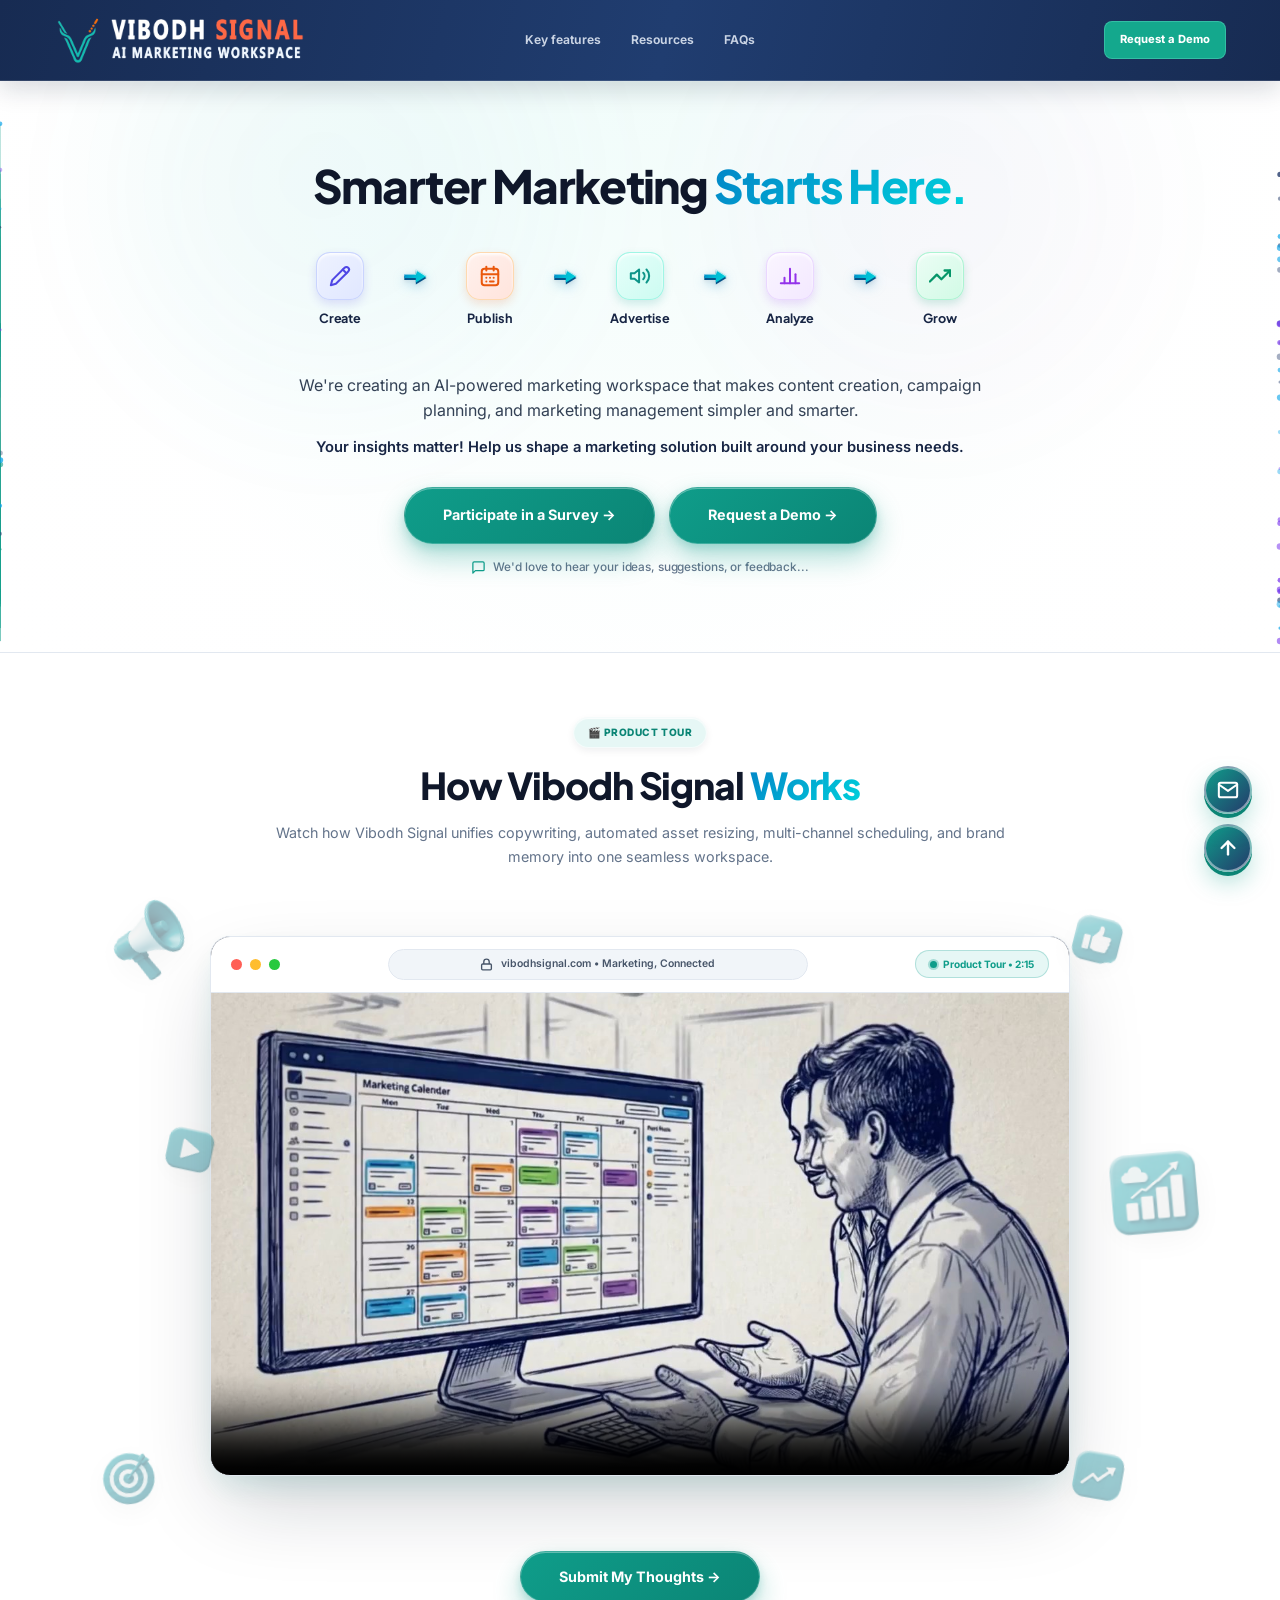
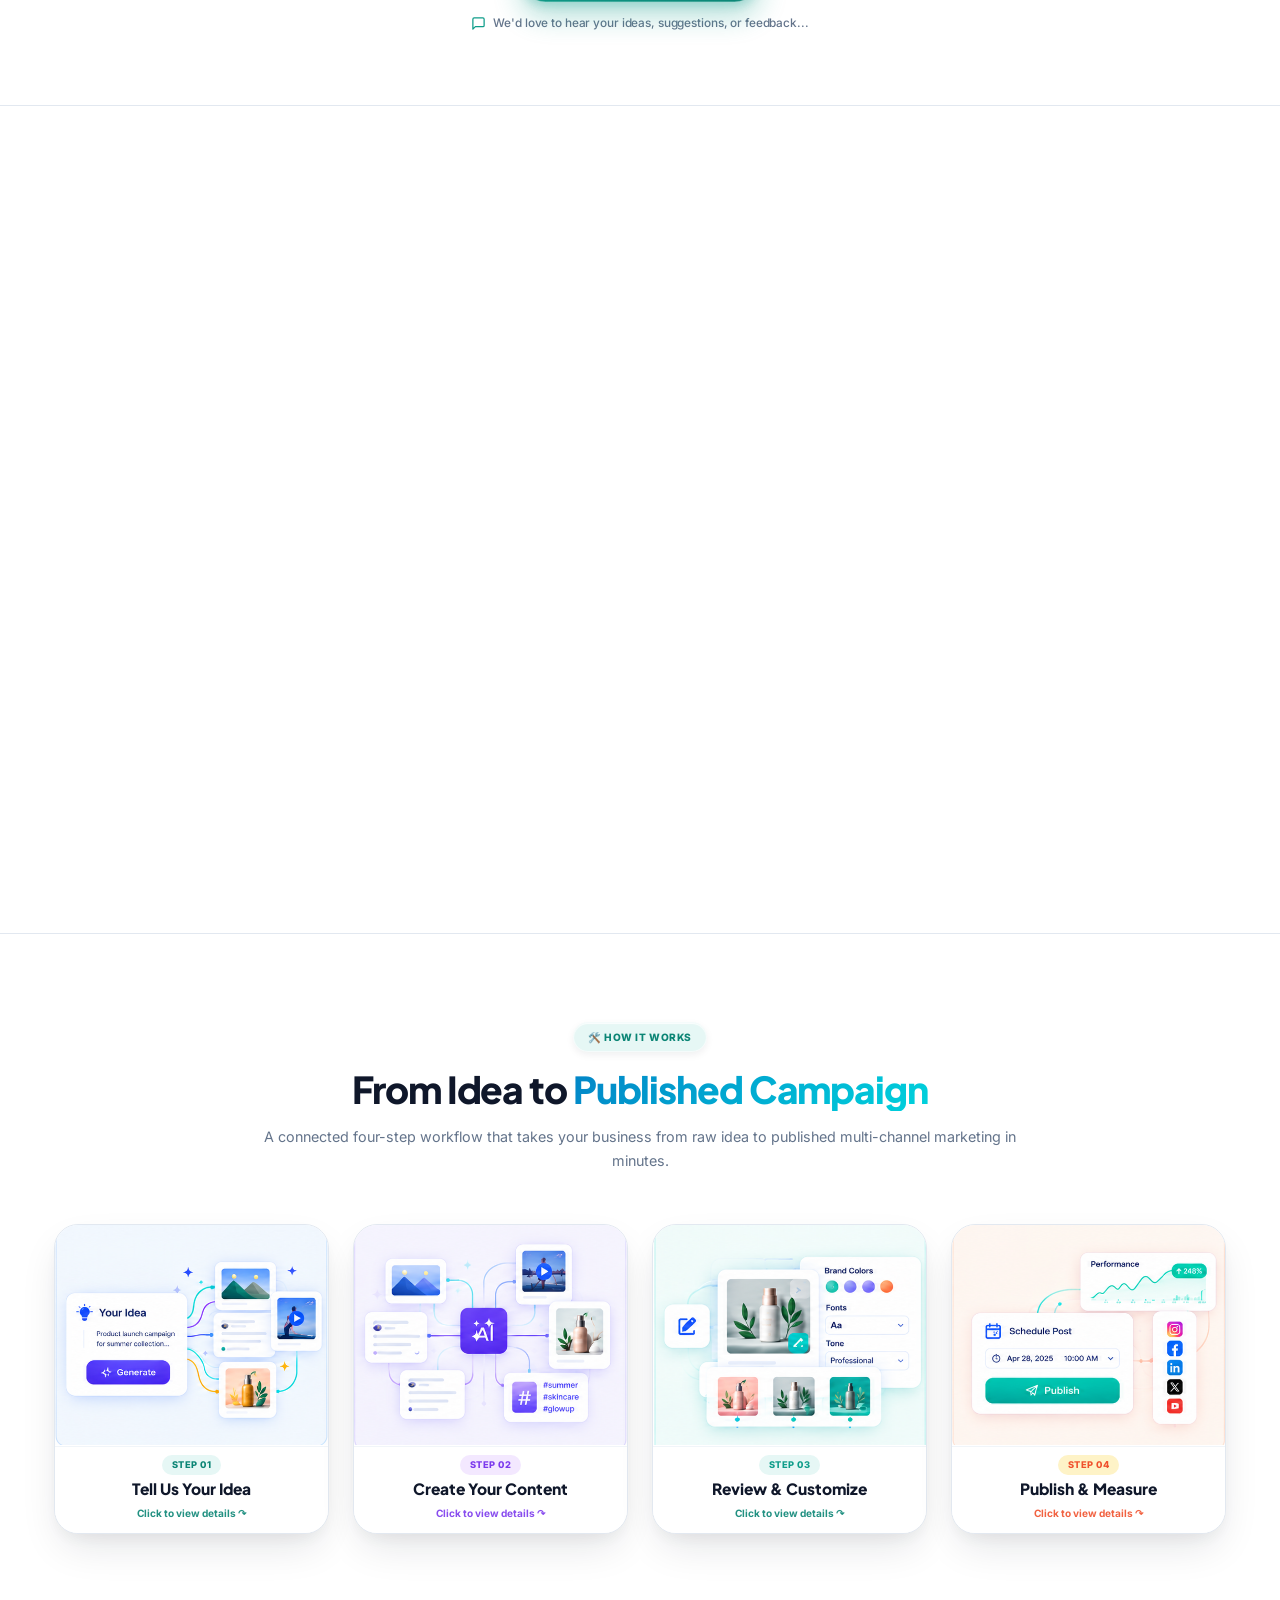
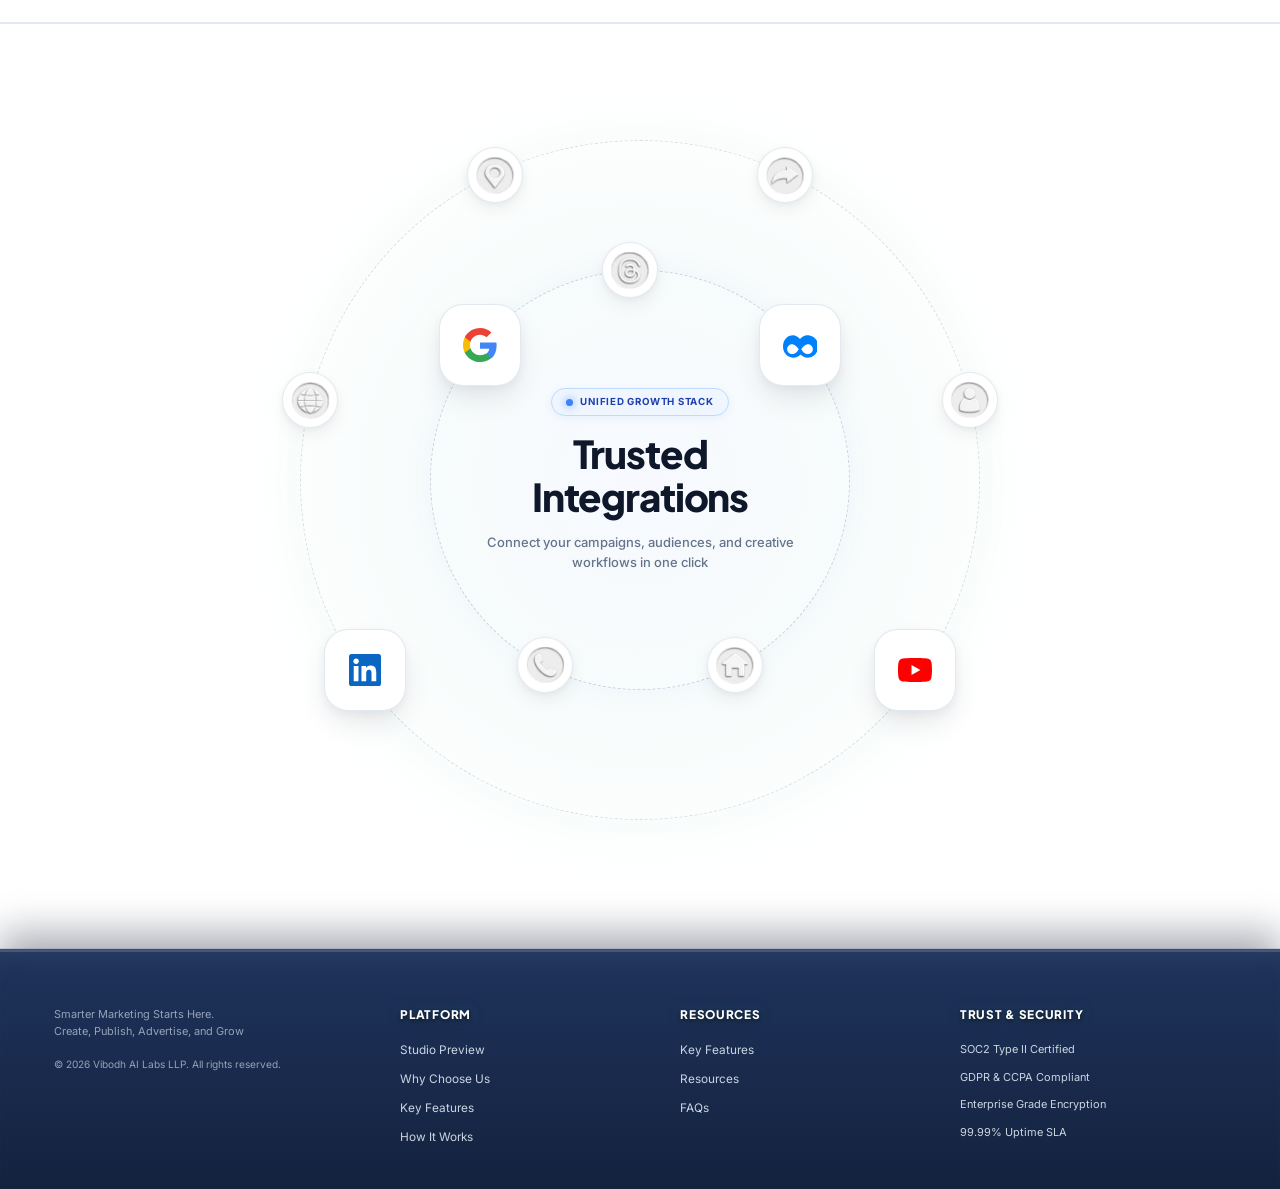
<file: landing.html>
<!DOCTYPE html>
<html lang="en">

<head>
  <meta charset="UTF-8">
  <meta name="viewport" content="width=device-width, initial-scale=1.0">
  <title>Vibodh Signal — AI-Powered Digital Marketing Workspace</title>
  <link rel="preconnect" href="https://fonts.googleapis.com">
  <link rel="preconnect" href="https://fonts.gstatic.com" crossorigin>
  <link
    href="https://fonts.googleapis.com/css2?family=Inter:wght@400;500;600;700&family=Plus+Jakarta+Sans:wght@500;600;700;800;900&display=swap"
    rel="stylesheet">
  <style>
    /* ═══════════════════════════════════════════════════════════
       1. COLOR SYSTEM & CSS TOKENS
    ═══════════════════════════════════════════════════════════ */
    *,
    *::before,
    *::after {
      box-sizing: border-box;
      margin: 0;
      padding: 0;
    }

    :root {
      /* Brand Color Tokens */
      --indigo: #243B6B;
      --indigo-dark: #172544;
      --indigo-light: #EEF2F9;
      --teal: #0F9D8A;
      --teal-dark: #0B8575;
      --teal-light: #E6F7F5;
      --purple: #7C3AED;
      --purple-light: #F3E8FF;
      --orange: #F0512D;
      --orange-light: #FEF3C7;
      --charcoal: #2D2A2B;
      --dark-navy: #0F172A;

      /* Neutrals */
      --text-main: #0F172A;
      --text-muted: #64748B;
      --bg-page: #F8FAFC;
      --bg-card: #FFFFFF;
      --border: #E2E8F0;
      --border-active: #CBD5E1;

      /* Typography */
      --font-display: 'Plus Jakarta Sans', sans-serif;
      --font-body: 'Inter', -apple-system, BlinkMacSystemFont, sans-serif;

      --radius-sm: 8px;
      --radius-md: 12px;
      --radius-lg: 18px;
      --radius-xl: 24px;
      --radius-full: 9999px;

      --shadow-xs: 0 1px 3px rgba(15, 23, 42, 0.06), 0 1px 2px rgba(15, 23, 42, 0.04), inset 0 1px 0 rgba(255, 255, 255, 0.85);
      --shadow-sm: 0 4px 12px -2px rgba(15, 23, 42, 0.08), 0 2px 6px -1px rgba(15, 23, 42, 0.04), inset 0 1px 0 rgba(255, 255, 255, 0.95);
      --shadow-md: 0 14px 30px -6px rgba(15, 23, 42, 0.12), 0 6px 14px -3px rgba(15, 23, 42, 0.06), inset 0 1px 0 rgba(255, 255, 255, 0.95);
      --shadow-lg: 0 26px 54px -12px rgba(15, 23, 42, 0.16), 0 12px 24px -6px rgba(15, 23, 42, 0.08), inset 0 1.5px 0 rgba(255, 255, 255, 0.95);
      --shadow-xl: 0 38px 90px -18px rgba(15, 23, 42, 0.22), 0 18px 40px -8px rgba(15, 157, 138, 0.18), inset 0 2px 0 rgba(255, 255, 255, 0.95);
      --shadow-glow: 0 0 35px rgba(15, 157, 138, 0.32), 0 0 70px rgba(15, 157, 138, 0.14);
      --shadow-3d-card: 0 18px 42px -8px rgba(15, 23, 42, 0.12), 0 8px 18px -4px rgba(15, 23, 42, 0.06), inset 0 1px 1px rgba(255, 255, 255, 0.95);
      --shadow-3d-hover: 0 32px 72px -12px rgba(15, 23, 42, 0.18), 0 16px 36px -8px rgba(15, 157, 138, 0.22), inset 0 1.5px 1px rgba(255, 255, 255, 1);

      /* Sticky Nav Height */
      --header-height: 80px;
    }

    html {
      scroll-behavior: smooth;
      font-size: 13.5px;
      overflow-x: hidden;
    }

    body {
      font-family: var(--font-body);
      color: var(--text-main);
      background-color: var(--bg-page);
      line-height: 1.6;
      -webkit-font-smoothing: antialiased;
      min-height: 100vh;
      display: flex;
      flex-direction: column;
      overflow-x: hidden;
    }

    a {
      text-decoration: none;
      color: inherit;
    }

    img {
      max-width: 100%;
      height: auto;
      display: block;
    }

    button {
      font-family: inherit;
      cursor: pointer;
      border: none;
      outline: none;
      background: none;
    }

    .container {
      width: 100%;
      max-width: 1220px;
      margin: 0 auto;
      padding: 0 24px;
    }

    .font-display {
      font-family: var(--font-display);
    }

    .gradient-text {
      background: linear-gradient(135deg, #0284C7 0%, #00D2DC 100%);
      -webkit-background-clip: text;
      -webkit-text-fill-color: transparent;
      display: inline-block;
    }

    /* Scroll Margin for Sticky Nav */
    section[id] {
      scroll-margin-top: calc(var(--header-height) &rarr; 20px);
    }

    /* Buttons */
    .btn {
      display: inline-flex;
      align-items: center;
      justify-content: center;
      gap: 8px;
      padding: 12px 24px;
      border-radius: var(--radius-md);
      font-weight: 700;
      font-size: 0.9375rem;
      transition: all 0.22s cubic-bezier(0.16, 1, 0.3, 1);
      white-space: nowrap;
      text-decoration: none;
    }

    .btn-teal {
      background: linear-gradient(135deg, var(--teal) 0%, #0c8877 100%);
      color: #ffffff;
      box-shadow: 0 4px 14px rgba(15, 157, 138, 0.3);
    }

    .btn-teal:hover {
      transform: translateY(-2px);
      box-shadow: 0 8px 22px rgba(15, 157, 138, 0.4);
      background: linear-gradient(135deg, #12af9a 0%, var(--teal) 100%);
      color: #ffffff;
    }

    .btn-outline {
      background: #ffffff;
      color: var(--indigo);
      border: 1.5px solid var(--border);
      box-shadow: var(--shadow-xs);
    }

    .btn-outline:hover {
      border-color: var(--indigo);
      color: var(--indigo);
      transform: translateY(-2px);
      box-shadow: var(--shadow-sm);
    }

    .btn-orange {
      background: linear-gradient(135deg, #243B6B 0%, #1B2C52 100%);
      color: #ffffff;
    }

    .btn-orange:hover {
      transform: translateY(-2px);
      box-shadow: 0 8px 22px rgba(36, 59, 107, 0.35);
    }

    /* Section Headers */
    .section-header {
      text-align: center;
      max-width: 780px;
      margin: 0 auto 52px;
    }

    .section-pill-badge {
      display: inline-flex;
      align-items: center;
      gap: 6px;
      padding: 6px 14px;
      border-radius: var(--radius-full);
      background: var(--teal-light);
      color: var(--teal-dark);
      font-size: 0.75rem;
      font-weight: 800;
      letter-spacing: 0.05em;
      text-transform: uppercase;
      margin-bottom: 14px;
      border: 1px solid rgba(15, 157, 138, 0.2);
    }

    .section-title {
      font-family: var(--font-display);
      font-size: clamp(2rem, 3.6vw, 2.75rem);
      font-weight: 800;
      line-height: 1.22;
      letter-spacing: -0.03em;
      color: var(--dark-navy, #0F172A);
      margin-bottom: 14px;
    }

    .theme-gradient-text {
      background: linear-gradient(135deg, #0284C7 0%, #00D2DC 100%);
      -webkit-background-clip: text;
      -webkit-text-fill-color: transparent;
      display: inline-block;
    }

    .theme-gradient-teal-cyan {
      background: linear-gradient(135deg, #00C4CC 0%, #0F9D8A 100%);
      -webkit-background-clip: text;
      -webkit-text-fill-color: transparent;
      display: inline-block;
    }

    .theme-gradient-orange {
      background: linear-gradient(135deg, #F95721 0%, #FF7A00 100%);
      -webkit-background-clip: text;
      -webkit-text-fill-color: transparent;
      display: inline-block;
    }

    .section-desc {
      font-size: 1.0625rem;
      color: var(--text-muted);
      line-height: 1.65;
    }

    /* ═══════════════════════════════════════════════════════════
       2. STICKY MAIN NAVIGATION (DESKTOP &rarr; MOBILE)
    ═══════════════════════════════════════════════════════════ */
    .site-header {
      position: sticky;
      top: 0;
      left: 0;
      right: 0;
      z-index: 1000;
      background: #243B6B;
      backdrop-filter: blur(14px);
      -webkit-backdrop-filter: blur(14px);
      border-bottom: 1px solid rgba(255, 255, 255, 0.12);
      transition: padding 0.2s ease, box-shadow 0.2s ease, background 0.2s ease;
    }

    .site-header.is-scrolled {
      background: #243B6B;
      box-shadow: 0 4px 20px rgba(0, 0, 0, 0.25);
    }

    .navbar {
      height: var(--header-height);
      display: grid;
      grid-template-columns: minmax(0, 1fr) auto minmax(0, 1fr);
      align-items: center;
      gap: 20px;
      transition: height 0.2s ease;
    }

    .brand-identity {
      justify-self: start;
      display: inline-flex;
      align-items: center;
      gap: 10px;
      min-width: 0;
      text-decoration: none;
    }

    .brand-symbol-img {
      width: 56px;
      height: 56px;
      flex: 0 0 56px;
      border-radius: 14px;
      object-fit: cover;
    }

    .brand-wordmark-img {
      width: 228px;
      height: 64px;
      object-fit: contain;
      object-position: left center;
    }

    .nav-section-links {
      justify-self: center;
      margin: 0 auto;
    }

    .nav-actions {
      justify-self: end;
    }

    .site-header.is-scrolled .navbar {
      height: 66px;
    }

    /* Logo */
    .brand-logo {
      display: flex;
      flex-direction: column;
      align-items: flex-start;
      gap: 2px;
      text-decoration: none;
      cursor: pointer;
      flex-shrink: 0;
    }

    .brand-logo-img {
      height: 58px;
      width: auto;
      max-width: 250px;
      display: block;
      object-fit: contain;
      transition: height 0.2s ease;
    }

    .site-header.is-scrolled .brand-logo-img {
      height: 48px;
    }

    .brand-by-vibodhai {
      display: none;
    }

    /* Sticky Section Nav Items (Center) */
    .nav-section-links {
      display: flex;
      align-items: center;
      gap: 8px;
      background: rgba(255, 255, 255, 0.08);
      border: 1px solid rgba(255, 255, 255, 0.15);
      padding: 6px 8px;
      border-radius: var(--radius-full);
      list-style: none;
    }

    .nav-section-links li {
      display: flex;
    }

    .nav-anchor-link {
      display: inline-flex;
      align-items: center;
      justify-content: center;
      min-width: 136px;
      gap: 6px;
      padding: 10px 20px;
      text-align: center;
      border-radius: var(--radius-full);
      font-size: 1.025rem;
      font-weight: 600;
      color: #E2E8F0;
      transition: all 0.22s cubic-bezier(0.16, 1, 0.3, 1);
      white-space: nowrap;
      text-decoration: none;
      letter-spacing: -0.01em;
    }

    .nav-anchor-link:hover {
      color: #FFFFFF;
      background: rgba(255, 255, 255, 0.12);
    }

    /* Active Section Indicator */
    /* Landing Tab Views */
    .landing-tab-view {
      width: 100%;
      animation: fadeInLandingTab 0.22s ease-in-out;
    }

    @keyframes fadeInLandingTab {
      from {
        opacity: 0.2;
        transform: translateY(3px);
      }

      to {
        opacity: 1;
        transform: translateY(0);
      }
    }

    .nav-anchor-link.is-active {
      background: linear-gradient(135deg, #0F9D8A 0%, #0B8575 100%) !important;
      color: #FFFFFF !important;
      font-weight: 700 !important;
      border-radius: var(--radius-full);
      box-shadow:
        0 4px 0 #08675B,
        0 10px 22px -3px rgba(15, 157, 138, 0.42),
        inset 0 1px 0 rgba(255, 255, 255, 0.45) !important;
      border: 1px solid rgba(255, 255, 255, 0.25) !important;
    }

    .nav-anchor-link.is-active span {
      color: #FFFFFF !important;
    }

    .nav-anchor-link.is-active:hover {
      background: linear-gradient(135deg, #12af9a 0%, var(--teal) 100%) !important;
      color: #FFFFFF !important;
      box-shadow: 0 6px 18px rgba(15, 157, 138, 0.45);
      transform: translateY(-1px);
    }

    .nav-anchor-link.is-active:hover span {
      color: #FFFFFF !important;
    }

    /* Nav Actions */
    .nav-actions {
      display: flex;
      align-items: center;
      gap: 12px;
      flex-shrink: 0;
    }

    .nav-cta-btn {
      padding: 9px 20px;
      font-size: 0.875rem;
      border-radius: var(--radius-full);
    }

    /* Hamburger Toggle Button */
    .hamburger-btn {
      display: none;
      width: 42px;
      height: 42px;
      border-radius: var(--radius-md);
      align-items: center;
      justify-content: center;
      background: #FFFFFF;
      border: 1px solid var(--border);
      color: var(--dark-navy);
      font-size: 1.25rem;
      transition: all 0.2s ease;
    }

    .hamburger-btn:hover {
      background: var(--bg-page);
      border-color: var(--border-active);
    }

    /* Mobile Nav Drawer */
    .mobile-nav-drawer {
      display: none;
      position: absolute;
      top: 100%;
      left: 0;
      right: 0;
      background: #FFFFFF;
      border-bottom: 1px solid var(--border);
      box-shadow: 0 16px 32px rgba(15, 23, 42, 0.12);
      padding: 18px 24px 24px;
      flex-direction: column;
      gap: 10px;
    }

    .mobile-nav-drawer.is-open {
      display: flex;
    }

    .mobile-nav-link {
      display: flex;
      align-items: center;
      gap: 10px;
      padding: 12px 16px;
      border-radius: var(--radius-md);
      font-size: 0.9375rem;
      font-weight: 600;
      color: var(--text-main);
      transition: background 0.15s ease;
    }

    .mobile-nav-link:hover {
      background: var(--teal-light);
      color: var(--teal-dark);
    }

    .mobile-nav-link.is-active {
      background: linear-gradient(135deg, var(--teal) 0%, #0c8877 100%) !important;
      color: #FFFFFF !important;
      font-weight: 700 !important;
      border-radius: var(--radius-full);
      box-shadow: 0 4px 14px rgba(15, 157, 138, 0.35);
    }

    .mobile-nav-link.is-active span {
      color: #FFFFFF !important;
    }

    /* ═══════════════════════════════════════════════════════════
       3. HERO SECTION & INTERACTIVE BACKGROUND
    ═══════════════════════════════════════════════════════════ */
    .hero-section {
      padding: 76px 0 76px;
      position: relative;
      overflow: hidden;
      background: radial-gradient(circle at 50% 0%, rgba(240, 253, 250, 0.8) 0%, rgba(255, 255, 255, 0.95) 70%, #FFFFFF 100%);
    }

    /* Interactive Canvas Layer (constellation particle network) */
    .hero-interactive-canvas {
      position: absolute;
      top: 0;
      left: 0;
      width: 100%;
      height: 100%;
      pointer-events: auto;
      z-index: 1;
    }

    /* Ambient Floating Gradient Blobs */
    .hero-bg-blob {
      position: absolute;
      border-radius: 50%;
      filter: blur(80px);
      opacity: 0.25;
      pointer-events: none;
      z-index: 0;
      animation: floatBlob 16s infinite alternate ease-in-out;
    }

    .hero-bg-blob-1 {
      width: 420px;
      height: 420px;
      background: linear-gradient(135deg, rgba(15, 157, 138, 0.2), rgba(56, 189, 248, 0.15));
      top: -100px;
      left: 10%;
    }

    .hero-bg-blob-2 {
      width: 380px;
      height: 380px;
      background: linear-gradient(135deg, rgba(124, 58, 237, 0.15), rgba(219, 39, 119, 0.1));
      top: -60px;
      right: 12%;
      animation-delay: -8s;
    }

    @keyframes floatBlob {
      0% {
        transform: translate(0px, 0px) scale(1);
      }

      50% {
        transform: translate(30px, 40px) scale(1.08);
      }

      100% {
        transform: translate(-25px, 20px) scale(0.95);
      }
    }

    .hero-top-center {
      text-align: center;
      max-width: 1120px;
      margin: 0 auto;
      position: relative;
      z-index: 2;
      pointer-events: none;
      width: 100%;
      padding: 0 16px;
      box-sizing: border-box;
    }

    .hero-top-center a,
    .hero-top-center button,
    .hero-badge-pill {
      pointer-events: auto;
    }

    .hero-badge-pill {
      display: inline-flex;
      align-items: center;
      gap: 8px;
      padding: 6px 18px;
      border-radius: var(--radius-full);
      background: #EFF6FF;
      color: #2563EB;
      font-size: 0.8125rem;
      font-weight: 700;
      margin-bottom: 20px;
      border: 1px solid #BFDBFE;
      box-shadow: 0 2px 10px rgba(37, 99, 235, 0.08);
    }

    .hero-main-title {
      font-family: var(--font-display);
      font-size: clamp(1.15rem, 3.5vw, 3.25rem);
      font-weight: 900;
      line-height: 1.25;
      letter-spacing: -0.035em;
      color: var(--dark-navy, #0F172A);
      margin-bottom: 18px;
    }

    .hero-section .gradient-text {
      background: linear-gradient(135deg, #0284C7 0%, #00D2DC 100%);
      -webkit-background-clip: text;
      -webkit-text-fill-color: transparent;
      display: inline-block;
      white-space: nowrap;
    }

    .hero-subcopy {
      font-size: 1.2rem;
      color: var(--text-muted, #475569);
      line-height: 1.6;
      max-width: 700px;
      margin: 0 auto 28px;
    }

    .hero-cta-group {
      display: flex;
      align-items: center;
      justify-content: center;
      gap: 16px;
      flex-wrap: wrap;
    }

    .hero-cta-group .btn-outline {
      background: #FFFFFF;
      border: 1.5px solid var(--border, #E2E8F0) !important;
      color: var(--dark-navy, #0F172A) !important;
      box-shadow: 0 2px 6px rgba(0, 0, 0, 0.04);
    }

    .hero-cta-group .btn-outline:hover {
      background: #F8FAFC;
      border-color: #94A3B8 !important;
      color: #0F172A !important;
      transform: translateY(-2px);
    }

    /* ═══════════════════════════════════════════════════════════
       4. SECTION 1: 🎨 STUDIO PREVIEW (#studio-preview)
    ═══════════════════════════════════════════════════════════ */
    .section-studio {
      padding: 64px 0 72px 0;
      background: #FFFFFF;
      border-top: 1px solid var(--border);
      border-bottom: 1px solid var(--border);
    }

    /* Studio App Mockup Container */
    .studio-app-mockup {
      background: #F8FAFC;
      border: 1.5px solid var(--border);
      border-radius: var(--radius-xl);
      overflow: hidden;
      box-shadow: 0 16px 40px -12px rgba(15, 23, 42, 0.12);
    }

    .studio-app-topbar {
      background: #FFFFFF;
      border-bottom: 1.5px solid var(--border);
      padding: 14px 24px;
      display: flex;
      align-items: center;
      justify-content: space-between;
      flex-wrap: wrap;
      gap: 14px;
    }

    .studio-topbar-title-wrap {
      display: flex;
      align-items: center;
      gap: 12px;
      flex-wrap: wrap;
    }

    .studio-live-assistant-pill {
      display: inline-flex;
      align-items: center;
      gap: 6px;
      background: #ECFDF5;
      color: #059669;
      font-size: 0.75rem;
      font-weight: 800;
      padding: 4px 10px;
      border-radius: var(--radius-full);
      border: 1px solid #A7F3D0;
    }

    .studio-campaign-name {
      font-size: 0.875rem;
      font-weight: 800;
      color: var(--dark-navy);
    }

    .studio-channels-row {
      display: flex;
      align-items: center;
      gap: 8px;
    }

    .studio-channel-tag {
      font-size: 0.75rem;
      font-weight: 700;
      padding: 4px 10px;
      border-radius: 6px;
      line-height: 1.2;
    }

    .studio-app-body {
      display: grid;
      grid-template-columns: 240px 1fr;
      min-height: 520px;
    }

    /* Studio Sidebar */
    .studio-sidebar {
      background: #FFFFFF;
      border-right: 1.5px solid var(--border);
      padding: 20px 14px;
      display: flex;
      flex-direction: column;
      gap: 6px;
    }

    .sidebar-brand-box {
      padding: 10px 12px;
      border-radius: var(--radius-md);
      background: #F8FAFC;
      border: 1px solid var(--border);
      display: flex;
      align-items: center;
      gap: 10px;
      margin-bottom: 16px;
    }

    .sidebar-avatar {
      width: 34px;
      height: 34px;
      border-radius: 8px;
      background: var(--dark-navy);
      color: #fff;
      font-size: 0.8125rem;
      font-weight: 800;
      display: flex;
      align-items: center;
      justify-content: center;
      flex-shrink: 0;
    }

    .sidebar-brand-title {
      font-weight: 800;
      font-size: 0.875rem;
      color: var(--dark-navy);
      line-height: 1.2;
    }

    .sidebar-brand-category {
      font-size: 0.6875rem;
      color: #64748B;
      font-weight: 500;
    }

    .sidebar-nav-item {
      display: flex;
      align-items: center;
      gap: 12px;
      padding: 10px 12px;
      border-radius: var(--radius-md);
      font-size: 0.875rem;
      font-weight: 600;
      color: var(--text-muted);
      cursor: pointer;
      transition: all 0.15s ease;
      user-select: none;
    }

    .sidebar-nav-item:hover {
      background: #F1F5F9;
      color: var(--text-main);
    }

    .sidebar-nav-item.is-active {
      background: var(--teal-light);
      color: var(--teal-dark);
      font-weight: 700;
    }

    /* Studio Main Canvas */
    .studio-main-canvas {
      padding: 24px;
      display: flex;
      flex-direction: column;
      gap: 20px;
      background: #F8FAFC;
    }

    .studio-prompt-bar {
      background: #FFFFFF;
      border: 1.5px solid var(--border);
      border-radius: var(--radius-lg);
      padding: 14px 20px;
      display: flex;
      align-items: center;
      justify-content: space-between;
      gap: 16px;
      box-shadow: var(--shadow-xs);
    }

    .studio-cards-grid {
      display: grid;
      grid-template-columns: repeat(2, 1fr);
      gap: 20px;
    }

    .studio-post-preview-card {
      background: #FFFFFF;
      border: 1.5px solid var(--border);
      border-radius: var(--radius-lg);
      padding: 18px;
      box-shadow: var(--shadow-sm);
      display: flex;
      flex-direction: column;
      transition: transform 0.2s ease, box-shadow 0.2s ease;
    }

    .studio-post-preview-card:hover {
      box-shadow: var(--shadow-md);
      border-color: #CBD5E1;
    }

    .preview-card-head {
      display: flex;
      align-items: center;
      justify-content: space-between;
      margin-bottom: 12px;
    }

    .preview-media-wrap {
      border-radius: var(--radius-md);
      overflow: hidden;
      margin-bottom: 14px;
      background: #F1F5F9;
      position: relative;
    }

    .preview-media-wrap.square {
      aspect-ratio: 1 / 1;
      max-height: 280px;
    }

    .preview-media-wrap.reel {
      aspect-ratio: 16 / 9;
      max-height: 280px;
    }

    .preview-media-wrap img {
      width: 100%;
      height: 100%;
      object-fit: cover;
      display: block;
    }

    /* Floating Workflow Badges */
    .studio-workflow-tags-row {
      display: flex;
      align-items: center;
      justify-content: center;
      gap: 12px;
      margin-top: 28px;
      flex-wrap: wrap;
    }

    .workflow-pill {
      display: inline-flex;
      align-items: center;
      gap: 6px;
      padding: 8px 18px;
      border-radius: var(--radius-full);
      background: #FFFFFF;
      border: 1px solid var(--border);
      box-shadow: var(--shadow-xs);
      font-size: 0.8125rem;
      font-weight: 700;
      color: var(--dark-navy);
    }

    /* ═══════════════════════════════════════════════════════════
       5. SECTION 2: ⚡ WHY CHOOSE US (#why-choose-us) - MARKETING WITHOUT OVERHEAD
    ═══════════════════════════════════════════════════════════ */
    .section-why {
      position: relative;
      padding: 96px 0;
      background: #FFFFFF;
      overflow: hidden;
    }

    .section-why-ambient {
      display: none;
    }

    .section-why-inner {
      position: relative;
      z-index: 1;
      max-width: 1160px;
      margin: 0 auto;
    }

    /* Header */
    .overhead-header {
      display: flex;
      flex-direction: column;
      align-items: center;
      text-align: center;
      margin-bottom: 46px;
    }

    .overhead-badge-wrap {
      display: flex;
      align-items: center;
      justify-content: center;
      width: 100%;
      max-width: 480px;
      margin: 0 auto 18px auto;
      position: relative;
    }

    .overhead-badge-wrap::before {
      content: "";
      position: absolute;
      top: 50%;
      left: 0;
      right: 0;
      height: 1px;
      background: linear-gradient(90deg, transparent 0%, rgba(203, 213, 225, 0.7) 20%, rgba(203, 213, 225, 0.7) 80%, transparent 100%);
      z-index: 0;
    }

    .overhead-badge-pill {
      position: relative;
      z-index: 1;
      display: inline-flex;
      align-items: center;
      justify-content: center;
      padding: 6px 20px;
      background: #EEF2FF;
      border: 1px solid #E0E7FF;
      border-radius: 9999px;
      color: #4F46E5;
      font-size: 0.8125rem;
      font-weight: 700;
      letter-spacing: 0.01em;
      box-shadow: 0 2px 8px rgba(79, 70, 229, 0.06);
    }

    .overhead-title-box {
      display: inline-block;
      position: relative;
    }

    .overhead-title {
      font-family: var(--font-display, 'Plus Jakarta Sans', sans-serif);
      font-size: clamp(2rem, 3.8vw, 2.85rem);
      font-weight: 800;
      color: #0F172A;
      letter-spacing: -0.03em;
      line-height: 1.16;
      margin-bottom: 14px;
    }

    .overhead-title .word-without {
      background: linear-gradient(135deg, #0284C7 0%, #00D2DC 100%);
      -webkit-background-clip: text;
      -webkit-text-fill-color: transparent;
      color: #0284C7;
    }

    .overhead-title .word-the {
      background: linear-gradient(135deg, #0284C7 0%, #00D2DC 100%);
      -webkit-background-clip: text;
      -webkit-text-fill-color: transparent;
      color: #0284C7;
    }

    /* 3 Rays in Top-Right Corner of Title radiating out */
    .overhead-rays {
      position: absolute;
      top: -12px;
      right: -34px;
      width: 30px;
      height: 30px;
    }

    .overhead-subtitle {
      font-size: 1.05rem;
      color: #475569;
      max-width: 820px;
      margin: 0 auto;
      line-height: 1.55;
      font-weight: 450;
    }

    /* Comparison Grid Container */
    .overhead-compare-grid {
      display: grid;
      grid-template-columns: 1fr 1fr;
      gap: 36px;
      position: relative;
      align-items: stretch;
    }

    /* Center Connecting Arrow */
    .overhead-arrow-wrap {
      position: absolute;
      top: 50%;
      left: 50%;
      transform: translate(-50%, -50%);
      z-index: 10;
      pointer-events: none;
    }

    /* ═══════════════════════════════════════════════════════════
       LEFT CARD: THE FRUSTRATING OLD WAY
    ═══════════════════════════════════════════════════════════ */
    .card-old-way {
      background: #FFFFFF;
      border: 1.5px solid #F1F5F9;
      border-radius: 28px;
      padding: 34px 32px 36px 32px;
      box-shadow: 0 16px 40px -12px rgba(15, 23, 42, 0.05), 0 2px 6px rgba(0, 0, 0, 0.02);
      display: flex;
      flex-direction: column;
    }

    .card-head-row {
      display: flex;
      align-items: center;
      gap: 16px;
      margin-bottom: 24px;
    }

    .old-way-icon-bubble {
      width: 56px;
      height: 56px;
      border-radius: 50%;
      background: #FFE4E6;
      display: flex;
      align-items: center;
      justify-content: center;
      position: relative;
      flex-shrink: 0;
    }

    .old-cross-badge {
      position: absolute;
      bottom: -1px;
      right: -1px;
      width: 18px;
      height: 18px;
      border-radius: 50%;
      background: #E11D48;
      border: 2px solid #FFFFFF;
      color: #FFFFFF;
      display: flex;
      align-items: center;
      justify-content: center;
      font-size: 9px;
      font-weight: 900;
    }

    .card-head-meta {
      display: flex;
      flex-direction: column;
    }

    .card-head-title {
      font-family: var(--font-display, 'Plus Jakarta Sans', sans-serif);
      font-size: 1.45rem;
      font-weight: 800;
      color: #0F172A;
      letter-spacing: -0.025em;
      margin-bottom: 3px;
    }

    .card-head-subtitle {
      font-size: 0.9rem;
      color: #64748B;
      font-weight: 450;
    }

    /* Old Way List Rows */
    .old-way-list {
      display: flex;
      flex-direction: column;
      gap: 11px;
    }

    .old-way-item {
      display: flex;
      align-items: center;
      gap: 14px;
      background: #F8FAFC;
      border: 1px solid #E2E8F0;
      border-radius: 16px;
      padding: 13px 18px;
      transition: transform 0.2s ease;
    }

    .old-way-item:hover {
      transform: translateX(2px);
    }

    .old-item-icon-box {
      width: 38px;
      height: 38px;
      border-radius: 10px;
      background: #FFFFFF;
      border: 1px solid #CBD5E1;
      position: relative;
      flex-shrink: 0;
      display: flex;
      align-items: center;
      justify-content: center;
      color: #0F172A;
    }

    .old-item-dot-cross {
      position: absolute;
      bottom: -3px;
      right: -3px;
      width: 14px;
      height: 14px;
      border-radius: 50%;
      background: #E11D48;
      border: 1.5px solid #FFFFFF;
      color: #FFFFFF;
      display: flex;
      align-items: center;
      justify-content: center;
      font-size: 7.5px;
      font-weight: 900;
    }

    .old-item-text {
      font-size: 0.92rem;
      color: #1E293B;
      font-weight: 500;
      line-height: 1.45;
    }

    /* ═══════════════════════════════════════════════════════════
       RIGHT CARD: WITH VIBODH SIGNAL
    ═══════════════════════════════════════════════════════════ */
    .card-signal-way {
      background: #FFFFFF;
      border-radius: 28px;
      padding: 34px 32px 36px 32px;
      position: relative;
      overflow: hidden;
      display: flex;
      flex-direction: column;
      box-shadow: 0 20px 50px -10px rgba(124, 58, 237, 0.12), 0 0 25px rgba(0, 229, 255, 0.12);
      border: 2px solid transparent;
      background: linear-gradient(#FFFFFF, #FFFFFF) padding-box,
        linear-gradient(135deg, #00E5FF 0%, #2DD4BF 35%, #8B5CF6 75%, #7C3AED 100%) border-box;
    }

    /* Top-Right Ribbon: THE SIMPLE WAY */
    .signal-ribbon {
      position: absolute;
      top: 0;
      right: 0;
      background: linear-gradient(135deg, #7C3AED 0%, #6366F1 100%);
      color: #FFFFFF;
      padding: 7px 18px 8px 18px;
      border-bottom-left-radius: 20px;
      font-size: 0.72rem;
      font-weight: 800;
      letter-spacing: 0.06em;
      text-transform: uppercase;
      display: flex;
      align-items: center;
      gap: 6px;
      box-shadow: 0 4px 14px rgba(124, 58, 237, 0.35);
    }

    .signal-logo-bubble {
      width: 56px;
      height: 56px;
      border-radius: 16px;
      background: #F8FAFC;
      border: 1px solid #E2E8F0;
      display: flex;
      align-items: center;
      justify-content: center;
      flex-shrink: 0;
    }

    .signal-feature-list {
      display: flex;
      flex-direction: column;
      gap: 11px;
    }

    .signal-feature-item {
      display: flex;
      align-items: center;
      gap: 14px;
      background: #FFFFFF;
      border: 1px solid #F1F5F9;
      border-radius: 16px;
      padding: 13px 18px;
      box-shadow: 0 2px 6px rgba(0, 0, 0, 0.02);
      transition: all 0.2s ease;
    }

    .signal-feature-item:hover {
      border-color: #E2E8F0;
      transform: translateX(2px);
      box-shadow: 0 6px 16px -4px rgba(15, 23, 42, 0.05);
    }

    .signal-icon-box {
      width: 40px;
      height: 40px;
      border-radius: 12px;
      flex-shrink: 0;
      display: flex;
      align-items: center;
      justify-content: center;
    }

    .icon-mint {
      background: #CCFBF1;
      color: #0D9488;
    }

    .icon-purple {
      background: #F3E8FF;
      color: #7C3AED;
    }

    .icon-blue {
      background: #E0F2FE;
      color: #0284C7;
    }

    .icon-orange {
      background: #FFEDD5;
      color: #EA580C;
    }

    .signal-item-text {
      font-size: 0.92rem;
      color: #334155;
      line-height: 1.45;
    }

    .text-mint {
      color: #0D9488;
      font-weight: 700;
    }

    .text-purple {
      color: #7C3AED;
      font-weight: 700;
    }

    .text-blue {
      color: #0284C7;
      font-weight: 700;
    }

    .text-orange {
      color: #EA580C;
      font-weight: 700;
    }

    /* Scroll animations */
    @keyframes whySlideLeftIn {
      0% {
        opacity: 0;
        transform: translate3d(-35px, 0, 0);
      }

      100% {
        opacity: 1;
        transform: translate3d(0, 0, 0);
      }
    }

    @keyframes whySlideRightIn {
      0% {
        opacity: 0;
        transform: translate3d(35px, 0, 0);
      }

      100% {
        opacity: 1;
        transform: translate3d(0, 0, 0);
      }
    }

    @keyframes whyFadeUpIn {
      0% {
        opacity: 0;
        transform: translate3d(0, 24px, 0);
      }

      100% {
        opacity: 1;
        transform: translate3d(0, 0, 0);
      }
    }

    @keyframes whyArrowPop {
      0% {
        opacity: 0;
        transform: translate(-50%, -50%) scale(0.3);
      }

      70% {
        opacity: 1;
        transform: translate(-50%, -50%) scale(1.15);
      }

      100% {
        opacity: 1;
        transform: translate(-50%, -50%) scale(1);
      }
    }

    .section-why.animate-ready:not(.animate-in) .overhead-header {
      opacity: 0;
      transform: translate3d(0, 24px, 0);
    }

    .section-why.animate-ready:not(.animate-in) .card-old-way {
      opacity: 0;
      transform: translate3d(-30px, 0, 0);
    }

    .section-why.animate-ready:not(.animate-in) .card-signal-way {
      opacity: 0;
      transform: translate3d(30px, 0, 0);
    }

    .section-why.animate-ready:not(.animate-in) .overhead-arrow-wrap {
      opacity: 0;
      transform: translate(-50%, -50%) scale(0.3);
    }

    .section-why.animate-in .overhead-header {
      animation: whyFadeUpIn 0.5s cubic-bezier(0.16, 1, 0.3, 1) forwards;
    }

    .section-why.animate-in .card-old-way {
      animation: whySlideLeftIn 0.55s cubic-bezier(0.16, 1, 0.3, 1) 0.05s forwards;
    }

    .section-why.animate-in .card-signal-way {
      animation: whySlideRightIn 0.55s cubic-bezier(0.16, 1, 0.3, 1) 0.08s forwards;
    }

    .section-why.animate-in .overhead-arrow-wrap {
      animation: whyArrowPop 0.45s cubic-bezier(0.34, 1.56, 0.64, 1) 0.15s forwards;
    }

    @media (max-width: 900px) {
      .overhead-compare-grid {
        grid-template-columns: 1fr;
        gap: 24px;
      }

      .overhead-arrow-wrap {
        display: none;
      }

      .overhead-rays {
        right: -14px;
        top: -14px;
      }
    }

    @media (max-width: 640px) {

      .card-old-way,
      .card-signal-way {
        padding: 24px 18px;
        border-radius: 20px;
      }

      .card-head-title {
        font-size: 1.25rem;
      }

      .old-way-item,
      .signal-feature-item {
        padding: 10px 14px;
        gap: 10px;
      }

      .old-item-text,
      .signal-item-text {
        font-size: 0.85rem;
      }
    }

    .section-features {
      padding: 88px 0 0 0;
      background: #FFFFFF;
      border-top: 1px solid var(--border);
      border-bottom: 1px solid var(--border);
    }

    /* Single unified rectangle enclosing headings and details card */
    .features-interactive-box {
      background: #FFFFFF;
      border: 1.5px solid var(--border);
      border-radius: var(--radius-xl);
      box-shadow: var(--shadow-md);
      display: grid;
      grid-template-columns: 360px 1fr;
      overflow: hidden;
      min-height: 560px;
    }

    /* Left Sidebar: List of 6 Feature Headings */
    .features-nav-list {
      background: #F8FAFC;
      border-right: 1.5px solid var(--border);
      padding: 20px 16px;
      display: flex;
      flex-direction: column;
      gap: 8px;
    }

    .feature-nav-btn {
      display: flex;
      align-items: center;
      gap: 14px;
      width: 100%;
      text-align: left;
      background: transparent;
      border: 1px solid transparent;
      border-radius: var(--radius-md);
      padding: 14px 16px;
      cursor: pointer;
      font-family: var(--font-body);
      transition: all 0.2s ease;
      position: relative;
    }

    .feature-nav-btn:hover {
      background: #FFFFFF;
      border-color: #E2E8F0;
    }

    .feature-nav-btn.is-active {
      background: #FFFFFF;
      border-color: var(--teal);
      box-shadow: 0 4px 12px rgba(15, 157, 138, 0.08);
    }

    .feature-nav-btn.is-active::after {
      content: '';
      position: absolute;
      right: -17.5px;
      top: 50%;
      transform: translateY(-50%);
      border-top: 8px solid transparent;
      border-bottom: 8px solid transparent;
      border-left: 10px solid var(--border);
      z-index: 2;
    }

    .feature-nav-num {
      width: 32px;
      height: 32px;
      border-radius: 8px;
      background: #E2E8F0;
      color: #64748B;
      font-size: 0.8125rem;
      font-weight: 800;
      display: flex;
      align-items: center;
      justify-content: center;
      flex-shrink: 0;
      transition: all 0.2s ease;
    }

    .feature-nav-btn.is-active .feature-nav-num {
      background: var(--teal);
      color: #FFFFFF;
    }

    .feature-nav-text {
      flex: 1;
    }

    .feature-nav-title {
      font-family: var(--font-display);
      font-size: 0.9375rem;
      font-weight: 800;
      color: var(--dark-navy);
      line-height: 1.3;
      margin-bottom: 2px;
    }

    .feature-nav-sub {
      font-size: 0.75rem;
      color: var(--text-muted);
      line-height: 1.3;
    }

    .feature-nav-chevron {
      color: #94A3B8;
      font-size: 0.875rem;
      transition: transform 0.2s ease;
    }

    .feature-nav-btn.is-active .feature-nav-chevron {
      color: var(--teal);
      transform: translateX(3px);
    }

    /* Right Display: Content Card Area */
    .features-detail-area {
      background: #FFFFFF;
      padding: 40px;
      position: relative;
      display: flex;
      flex-direction: column;
      justify-content: center;
    }

    .feature-detail-pane {
      display: none;
      animation: featureFadeIn 0.25s ease forwards;
    }

    .feature-detail-pane.is-active {
      display: block;
    }

    @keyframes featureFadeIn {
      from {
        opacity: 0;
        transform: translateY(6px);
      }

      to {
        opacity: 1;
        transform: translateY(0);
      }
    }

    .feature-detail-grid {
      display: grid;
      grid-template-columns: 1.15fr 1fr;
      gap: 36px;
      align-items: center;
    }

    .feature-tag-pill {
      display: inline-flex;
      align-items: center;
      gap: 6px;
      background: var(--teal-light);
      color: var(--teal-dark);
      font-size: 0.6875rem;
      font-weight: 800;
      text-transform: uppercase;
      letter-spacing: 0.05em;
      padding: 5px 12px;
      border-radius: var(--radius-full);
      margin-bottom: 14px;
    }

    .feature-block-title {
      font-family: var(--font-display);
      font-size: 1.65rem;
      font-weight: 900;
      line-height: 1.25;
      color: var(--dark-navy);
      letter-spacing: -0.015em;
      margin-bottom: 14px;
    }

    .feature-block-desc {
      font-size: 0.9375rem;
      color: var(--text-muted);
      line-height: 1.6;
      margin-bottom: 20px;
    }

    .feature-check-list {
      list-style: none;
      display: flex;
      flex-direction: column;
      gap: 10px;
      margin-bottom: 24px;
    }

    .feature-check-item {
      display: flex;
      align-items: flex-start;
      gap: 10px;
      font-size: 0.875rem;
      color: var(--text-main);
      font-weight: 500;
    }

    .feature-visual-panel {
      background: #F8FAFC;
      border: 1px solid var(--border);
      border-radius: var(--radius-lg);
      padding: 20px;
      box-shadow: var(--shadow-sm);
      display: flex;
      align-items: center;
      justify-content: center;
    }

    .feature-visual-panel img {
      width: 100%;
      height: auto;
      max-height: 380px;
      object-fit: cover;
      border-radius: 10px;
    }

    /* ═══════════════════════════════════════════════════════════
       7. SIGNATURE VISUAL SECTION (One Idea → Multiple Assets)
    ═══════════════════════════════════════════════════════════ */
    .section-signature {
      padding: 72px 0 88px 0;
      background: linear-gradient(180deg, #FFFFFF 0%, #F1F5F9 100%);
      position: relative;
      overflow: hidden;
    }

    .signature-card {
      background: #FFFFFF;
      border: 1.5px solid var(--border);
      border-radius: var(--radius-xl);
      padding: 56px 40px;
      box-shadow: var(--shadow-lg);
      position: relative;
    }

    .signature-center-hub {
      max-width: 320px;
      margin: 0 auto 40px;
      text-align: center;
      background: linear-gradient(135deg, var(--indigo) 0%, var(--purple) 100%);
      color: #FFFFFF;
      padding: 20px 24px;
      border-radius: var(--radius-xl);
      box-shadow: 0 12px 30px rgba(124, 58, 237, 0.3);
      position: relative;
      z-index: 2;
    }

    .signature-hub-label {
      font-size: 0.6875rem;
      font-weight: 800;
      letter-spacing: 0.08em;
      text-transform: uppercase;
      opacity: 0.85;
      margin-bottom: 4px;
    }

    .signature-hub-title {
      font-family: var(--font-display);
      font-size: 1.375rem;
      font-weight: 900;
    }

    .signature-branches-grid {
      display: grid;
      grid-template-columns: repeat(4, 1fr);
      gap: 18px;
      position: relative;
      z-index: 2;
    }

    .branch-card {
      background: #FFFFFF;
      border: 1.5px solid var(--border);
      border-radius: var(--radius-lg);
      padding: 22px 18px;
      text-align: center;
      transition: border-color 0.2s ease, box-shadow 0.2s ease, transform 0.2s ease;
      cursor: pointer;
      user-select: none;
      display: flex;
      flex-direction: column;
      align-items: center;
      position: relative;
      min-height: 125px;
      justify-content: center;
    }

    .branch-card:hover {
      border-color: var(--teal);
      box-shadow: var(--shadow-sm);
      transform: translateY(-2px);
    }

    .branch-card.is-expanded {
      border-color: var(--teal);
      background: #FFFFFF;
      box-shadow: 0 12px 32px rgba(15, 157, 138, 0.16);
      z-index: 20;
    }

    .branch-icon-pill {
      width: 44px;
      height: 44px;
      border-radius: 12px;
      display: flex;
      align-items: center;
      justify-content: center;
      margin: 0 auto 12px;
      transition: transform 0.2s ease;
      flex-shrink: 0;
    }

    .branch-icon-pill svg {
      width: 22px;
      height: 22px;
    }

    .branch-card:hover .branch-icon-pill {
      transform: scale(1.08);
    }

    .branch-header-row {
      display: flex;
      align-items: center;
      justify-content: center;
      gap: 6px;
      width: 100%;
    }

    .branch-title {
      font-family: var(--font-display);
      font-size: 0.95rem;
      font-weight: 800;
      color: var(--dark-navy);
      margin: 0;
      line-height: 1.3;
    }

    .branch-toggle-icon {
      display: inline-flex;
      align-items: center;
      justify-content: center;
      width: 18px;
      height: 18px;
      border-radius: 50%;
      background: #F1F5F9;
      color: #64748B;
      font-size: 9px;
      transition: all 0.25s ease;
      flex-shrink: 0;
    }

    .branch-card:hover .branch-toggle-icon {
      background: var(--teal-light);
      color: var(--teal-dark);
    }

    .branch-card.is-expanded .branch-toggle-icon {
      transform: rotate(180deg);
      background: var(--teal);
      color: #FFFFFF;
    }

    /* Floating overlapping popover for card details */
    .branch-details {
      position: absolute;
      top: calc(100% &rarr; 6px);
      left: 0;
      right: 0;
      background: #FFFFFF;
      border: 1.5px solid var(--teal);
      border-radius: var(--radius-md);
      box-shadow: 0 14px 30px rgba(15, 23, 42, 0.15);
      padding: 14px 16px;
      z-index: 30;
      opacity: 0;
      visibility: hidden;
      transform: translateY(-6px);
      transition: opacity 0.2s ease, transform 0.2s ease, visibility 0.2s ease;
      pointer-events: none;
    }

    .branch-card.is-expanded .branch-details {
      opacity: 1;
      visibility: visible;
      transform: translateY(0);
      pointer-events: auto;
    }

    .branch-desc {
      font-size: 0.8125rem;
      color: var(--text-muted);
      line-height: 1.5;
      margin: 0;
    }

    /* ═══════════════════════════════════════════════════════════
       8. SECTION 4: 🛠️ HOW IT WORKS (#how-it-works)
    ═══════════════════════════════════════════════════════════ */
    .section-steps {
      padding: 88px 0;
      background: #FFFFFF;
      border-top: 1px solid var(--border);
      border-bottom: 1px solid var(--border);
    }

    .steps-container {
      display: grid;
      grid-template-columns: repeat(4, 1fr);
      gap: 24px;
      position: relative;
    }

    /* 3D Flip Card Container */
    .flip-step-card {
      background: transparent;
      perspective: 1000px;
      height: 310px;
      cursor: pointer;
      user-select: none;
    }

    .flip-step-inner {
      position: relative;
      width: 100%;
      height: 100%;
      text-align: center;
      transition: transform 0.65s cubic-bezier(0.4, 0.2, 0.2, 1);
      transform-style: preserve-3d;
      border-radius: var(--radius-xl);
    }

    .flip-step-card.is-flipped .flip-step-inner {
      transform: rotateY(180deg);
    }

    /* Common Card Face Styles */
    .flip-step-front,
    .flip-step-back {
      position: absolute;
      top: 0;
      left: 0;
      width: 100%;
      height: 100%;
      -webkit-backface-visibility: hidden;
      backface-visibility: hidden;
      border-radius: var(--radius-xl);
      overflow: hidden;
      border: 1.5px solid var(--border);
      box-shadow: var(--shadow-sm);
      transition: border-color 0.2s ease, box-shadow 0.2s ease;
    }

    .flip-step-card:hover .flip-step-front,
    .flip-step-card:hover .flip-step-back {
      border-color: var(--teal);
      box-shadow: 0 10px 28px rgba(15, 157, 138, 0.14);
    }

    /* FRONT: Image fills width/height, text snugly docked at bottom */
    .flip-step-front {
      background: #FFFFFF;
      display: flex;
      flex-direction: column;
      justify-content: space-between;
      padding: 0;
    }

    .flip-step-img-wrap {
      width: 100%;
      height: 220px;
      overflow: hidden;
      background: #FFFFFF;
      display: flex;
      align-items: center;
      justify-content: center;
      padding: 0;
      margin: 0;
    }

    .flip-step-img-wrap img {
      width: 100%;
      height: 100%;
      object-fit: cover;
      object-position: center;
      image-rendering: -webkit-optimize-contrast;
      transition: transform 0.4s ease;
      display: block;
    }

    .flip-step-card:hover .flip-step-img-wrap img {
      transform: scale(1.05);
    }

    .flip-step-front-overlay {
      width: 100%;
      padding: 8px 14px 12px;
      text-align: center;
      display: flex;
      flex-direction: column;
      align-items: center;
      gap: 4px;
      background: #FFFFFF;
      border-top: 1px solid #F1F5F9;
    }

    .flip-front-badge {
      display: inline-flex;
      align-items: center;
      gap: 6px;
      font-size: 0.6875rem;
      font-weight: 800;
      text-transform: uppercase;
      letter-spacing: 0.05em;
      padding: 3px 10px;
      border-radius: var(--radius-full);
      background: var(--teal-light);
      color: var(--teal-dark);
    }

    .flip-front-title {
      font-family: var(--font-display);
      font-size: 1.15rem;
      font-weight: 900;
      color: var(--dark-navy);
      line-height: 1.25;
      margin: 0;
    }

    .flip-prompt-hint {
      font-size: 0.75rem;
      color: var(--teal-dark);
      font-weight: 700;
      display: inline-flex;
      align-items: center;
      gap: 4px;
      margin-top: 2px;
      opacity: 0.9;
    }

    /* BACK: Flipped state showing in-depth details */
    .flip-step-back {
      background: #FFFFFF;
      transform: rotateY(180deg);
      padding: 32px 24px;
      display: flex;
      flex-direction: column;
      align-items: center;
      justify-content: center;
      text-align: center;
      background: radial-gradient(circle at 50% 0%, #F0FDF4 0%, #FFFFFF 70%);
    }

    .flip-back-step-num {
      width: 44px;
      height: 44px;
      border-radius: 12px;
      background: var(--teal-light);
      color: var(--teal-dark);
      font-family: var(--font-display);
      font-size: 1.125rem;
      font-weight: 900;
      display: flex;
      align-items: center;
      justify-content: center;
      margin-bottom: 14px;
    }

    .flip-back-title {
      font-family: var(--font-display);
      font-size: 1.2rem;
      font-weight: 900;
      color: var(--dark-navy);
      margin-bottom: 12px;
      line-height: 1.3;
    }

    .flip-back-desc {
      font-size: 0.875rem;
      color: var(--text-muted);
      line-height: 1.6;
      margin-bottom: 20px;
    }

    .flip-back-pill {
      font-size: 0.75rem;
      font-weight: 700;
      padding: 6px 14px;
      border-radius: var(--radius-full);
      background: #FFFFFF;
      border: 1px solid var(--border);
      color: var(--indigo);
      margin-bottom: 14px;
      box-shadow: var(--shadow-xs);
    }

    .flip-back-return-hint {
      font-size: 0.75rem;
      color: var(--teal-dark);
      font-weight: 700;
      display: inline-flex;
      align-items: center;
      gap: 4px;
      margin-top: auto;
    }

    /* ═══════════════════════════════════════════════════════════
       9. SECTION 5: 💳 PLANS & PRICING (#plans-pricing)
    ═══════════════════════════════════════════════════════════ */
    .section-pricing {
      padding: 88px 0;
      background: var(--bg-page);
    }

    .cycle-toggle-row {
      display: flex;
      align-items: center;
      justify-content: center;
      gap: 16px;
      margin-bottom: 40px;
      flex-wrap: wrap;
    }

    .cycle-switcher {
      display: inline-flex;
      background: #FFFFFF;
      border: 1.5px solid var(--border);
      padding: 4px;
      border-radius: var(--radius-full);
      box-shadow: var(--shadow-xs);
    }

    .cycle-btn {
      padding: 8px 20px;
      border-radius: var(--radius-full);
      font-size: 0.875rem;
      font-weight: 700;
      color: var(--text-muted);
      transition: all 0.18s ease;
    }

    .cycle-btn.is-active {
      background: var(--indigo);
      color: #FFFFFF;
      box-shadow: 0 2px 8px rgba(36, 59, 107, 0.3);
    }

    .cycle-discount-tag {
      font-size: 0.75rem;
      font-weight: 800;
      color: var(--teal);
      background: var(--teal-light);
      padding: 5px 12px;
      border-radius: var(--radius-full);
      border: 1px solid rgba(15, 157, 138, 0.2);
    }

    .pricing-grid {
      display: grid;
      grid-template-columns: repeat(4, 1fr);
      gap: 20px;
      align-items: stretch;
    }

    .plan-card {
      background: #FFFFFF;
      border: 1px solid var(--border);
      border-radius: var(--radius-xl);
      padding: 32px 24px;
      box-shadow: var(--shadow-sm);
      display: flex;
      flex-direction: column;
      position: relative;
      transition: all 0.25s cubic-bezier(0.16, 1, 0.3, 1);
    }

    .plan-card:hover {
      transform: translateY(-4px);
      box-shadow: var(--shadow-md);
    }

    .plan-card.is-popular {
      border: 2px solid var(--teal);
      box-shadow: 0 12px 36px rgba(15, 157, 138, 0.16);
      transform: scale(1.02);
      z-index: 2;
    }

    .popular-ribbon {
      position: absolute;
      top: -12px;
      left: 50%;
      transform: translateX(-50%);
      background: linear-gradient(135deg, var(--teal) 0%, var(--purple) 100%);
      color: #FFFFFF;
      font-size: 0.6875rem;
      font-weight: 800;
      letter-spacing: 0.06em;
      text-transform: uppercase;
      padding: 4px 14px;
      border-radius: var(--radius-full);
      box-shadow: 0 2px 8px rgba(15, 157, 138, 0.4);
      white-space: nowrap;
    }

    .plan-name {
      font-family: var(--font-display);
      font-size: 1.375rem;
      font-weight: 900;
      color: var(--indigo-dark);
      margin-bottom: 6px;
    }

    .plan-desc {
      font-size: 0.8125rem;
      color: var(--text-muted);
      line-height: 1.5;
      margin-bottom: 20px;
      min-height: 48px;
    }

    .plan-price-block {
      margin-bottom: 20px;
      padding-bottom: 20px;
      border-bottom: 1px solid var(--border);
    }

    .plan-price-main {
      display: flex;
      align-items: baseline;
      gap: 4px;
    }

    .plan-price-amount {
      font-family: var(--font-display);
      font-size: 2.25rem;
      font-weight: 900;
      color: var(--indigo-dark);
      line-height: 1;
    }

    .plan-price-period {
      font-size: 0.875rem;
      color: var(--text-muted);
      font-weight: 600;
    }

    .plan-price-caption {
      font-size: 0.75rem;
      color: var(--teal);
      font-weight: 700;
      margin-top: 4px;
    }

    .plan-btn {
      width: 100%;
      padding: 11px;
      font-size: 0.875rem;
      margin-bottom: 24px;
      border-radius: var(--radius-md);
    }

    .features-list {
      list-style: none;
      display: flex;
      flex-direction: column;
      gap: 11px;
      margin-top: auto;
    }

    .feature-item {
      display: flex;
      align-items: flex-start;
      gap: 10px;
      font-size: 0.8125rem;
      color: var(--text-main);
      line-height: 1.45;
    }

    .feature-check {
      color: var(--teal);
      font-weight: 900;
      font-size: 0.95rem;
      line-height: 1;
      margin-top: 1px;
      flex-shrink: 0;
    }

    /* ═══════════════════════════════════════════════════════════
       10. FINAL CTA SECTION
    ═══════════════════════════════════════════════════════════ */
    .section-final-cta {
      padding: 88px 0;
      background: linear-gradient(135deg, var(--indigo-dark) 0%, #1E1B4B 60%, #0F172A 100%);
      color: #FFFFFF;
      position: relative;
      overflow: hidden;
      text-align: center;
    }

    .final-cta-container {
      max-width: 720px;
      margin: 0 auto;
      position: relative;
      z-index: 2;
    }

    .final-cta-title {
      font-family: var(--font-display);
      font-size: 2.75rem;
      font-weight: 900;
      letter-spacing: -0.025em;
      line-height: 1.2;
      margin-bottom: 16px;
    }

    .final-cta-desc {
      font-size: 1.125rem;
      color: #CBD5E1;
      line-height: 1.65;
      margin-bottom: 36px;
    }

    .final-cta-btn-group {
      display: flex;
      align-items: center;
      justify-content: center;
      gap: 16px;
      flex-wrap: wrap;
    }

    /* ═══════════════════════════════════════════════════════════
       11. SITE FOOTER
    ═══════════════════════════════════════════════════════════ */
    .site-footer {
      border-top: 1px solid rgba(255, 255, 255, 0.12);
      padding: 56px 0 42px;
      background: #243B6B;
      font-size: 0.8125rem;
      color: #CBD5E1;
    }

    .footer-grid {
      display: grid;
      grid-template-columns: 1.4fr 1.1fr 1.1fr 1.2fr;
      gap: 36px;
      align-items: flex-start;
    }

    .footer-brand-col {
      display: flex;
      flex-direction: column;
      align-items: flex-start;
      gap: 6px;
    }

    .footer-brand-logo-img {
      height: 52px;
      width: auto;
      max-width: 220px;
      display: block;
      object-fit: contain;
    }

    .footer-col-title {
      font-family: var(--font-display);
      font-size: 0.875rem;
      font-weight: 800;
      color: #FFFFFF;
      margin-bottom: 16px;
      text-transform: uppercase;
      letter-spacing: 0.05em;
    }

    .footer-links-list {
      list-style: none;
      display: flex;
      flex-direction: column;
      gap: 10px;
    }

    .footer-links-list li a {
      color: #CBD5E1;
      font-size: 0.875rem;
      transition: all 0.2s cubic-bezier(0.16, 1, 0.3, 1);
      display: inline-flex;
      align-items: center;
      gap: 6px;
      text-decoration: none;
    }

    .footer-links-list li a:hover {
      color: #0F9D8A;
      transform: translateX(3px);
    }

    /* ═══════════════════════════════════════════════════════════
       12. RESPONSIVE MEDIA QUERIES
    ═══════════════════════════════════════════════════════════ */
    @media (max-width: 1080px) {
      .pricing-grid {
        grid-template-columns: repeat(2, 1fr);
      }

      .steps-container {
        grid-template-columns: repeat(2, 1fr);
      }

      .signature-branches-grid {
        grid-template-columns: repeat(2, 1fr);
      }

      .features-interactive-box {
        grid-template-columns: 300px 1fr;
      }

      .feature-detail-grid {
        grid-template-columns: 1fr;
        gap: 28px;
      }
    }

    @media (max-width: 992px) {
      .nav-section-links {
        display: none;
      }

      .hamburger-btn {
        display: flex;
      }

      .studio-app-body {
        grid-template-columns: 1fr;
      }

      .studio-sidebar {
        display: none;
      }

      .benefits-grid {
        grid-template-columns: 1fr;
      }

      .compare-container {
        grid-template-columns: 1fr;
      }

      .features-interactive-box {
        grid-template-columns: 1fr;
      }

      .features-nav-list {
        border-right: none;
        border-bottom: 1.5px solid var(--border);
        display: grid;
        grid-template-columns: repeat(2, 1fr);
        gap: 6px;
      }

      .feature-nav-btn.is-active::after {
        display: none;
      }

      .features-detail-area {
        padding: 24px;
      }

      .hero-chip-top-left,
      .hero-chip-bottom-right {
        display: none;
      }
    }

    @media (max-width: 768px) {
      .container {
        padding: 0 16px;
      }

      .brand-logo-img {
        height: 44px;
        max-width: 190px;
      }

      .brand-symbol-img { width: 46px; height: 46px; flex-basis: 46px; }
      .brand-wordmark-img { width: 168px; height: 48px; }

      .navbar {
        display: flex;
        justify-content: space-between;
        align-items: center;
        gap: 10px;
      }

      .nav-actions {
        gap: 8px;
      }

      .nav-cta-btn {
        padding: 7px 14px;
        font-size: 0.8125rem;
      }

      .hero-main-title {
        font-size: 1.55rem;
      }

      .section-title {
        font-size: 1.875rem;
      }

      .pricing-grid {
        grid-template-columns: 1fr;
      }

      .steps-container {
        grid-template-columns: 1fr;
      }

      .studio-cards-grid {
        grid-template-columns: 1fr;
      }

      .footer-grid {
        grid-template-columns: 1fr 1fr;
        gap: 32px;
      }
    }

    @media (max-width: 540px) {
      .footer-grid {
        grid-template-columns: 1fr;
        gap: 28px;
      }
    }

    @media (max-width: 480px) {
      .container {
        padding: 0 12px;
      }

      .brand-logo-img {
        height: 38px;
        max-width: 160px;
      }

      .nav-cta-btn {
        padding: 6px 10px;
        font-size: 0.75rem;
      }

      .nav-cta-btn svg {
        display: none;
      }

      .hero-main-title {
        font-size: 1.15rem;
        letter-spacing: -0.02em;
      }
    }

    @media (max-width: 360px) {
      .hero-main-title {
        font-size: 1.02rem;
      }
    }

    /* ── Floating Back to Top Button ───────────────────────── */
    .back-to-top-btn {
      position: fixed !important;
      bottom: 28px !important;
      right: 28px !important;
      width: 48px;
      height: 48px;
      padding: 0;
      border-radius: 50%;
      background: linear-gradient(135deg, #0F9D8A 0%, #243B6B 100%);
      color: #ffffff !important;
      border: 2px solid rgba(255, 255, 255, 0.45);
      box-shadow: 0 8px 24px rgba(15, 157, 138, 0.45), 0 2px 8px rgba(0, 0, 0, 0.2);
      display: flex !important;
      align-items: center;
      justify-content: center;
      cursor: pointer;
      z-index: 999999 !important;
      opacity: 1 !important;
      visibility: visible !important;
      pointer-events: auto !important;
      transition: all 0.25s cubic-bezier(0.16, 1, 0.3, 1);
    }

    .back-to-top-btn:hover {
      transform: translateY(-4px) scale(1.08);
      box-shadow: 0 12px 30px rgba(15, 157, 138, 0.55), 0 4px 12px rgba(0, 0, 0, 0.25);
      border-color: #ffffff;
      background: linear-gradient(135deg, #0b8a79 0%, #1a2c52 100%);
    }

    .back-to-top-btn:active {
      transform: translateY(0) scale(0.95);
    }

    .back-to-top-btn svg {
      width: 22px;
      height: 22px;
      stroke-width: 2.6;
      transition: transform 0.2s ease;
    }

    .back-to-top-btn:hover svg {
      transform: translateY(-2px);
    }

    @media (max-width: 640px) {
      .back-to-top-btn {
        bottom: 20px !important;
        right: 20px !important;
        width: 42px;
        height: 42px;
      }

      .back-to-top-btn svg {
        width: 19px;
        height: 19px;
      }
    }

    /* ═══════════════════════════════════════════════════════════
       PRODUCT TOUR / STUDIO SHOWCASE VIDEO
    ═══════════════════════════════════════════════════════════ */
    .studio-video-container-wrap {
      position: relative;
      max-width: 860px;
      margin: 0 auto;
      padding: 16px 0 54px 0;
    }

    /* Ambient 3D Marketing Elements Floating on Left & Right Sides */
    .video-ambient-floating-wrap {
      position: absolute;
      inset: 0;
      pointer-events: none;
      z-index: 1;
    }

    .ambient-float {
      position: absolute;
      pointer-events: none;
      user-select: none;
    }

    /* Muted, duller color that doesn't highlight or distract */
    .ambient-icon-img {
      display: block;
      height: auto;
      opacity: 0.48;
      filter: saturate(0.65) brightness(0.92) drop-shadow(0 8px 16px rgba(15, 23, 42, 0.08));
      transition: all 0.35s ease;
    }

    /* Left Side: Randomly scattered around video, completely non-linear */
    .ambient-left-top {
      top: -18px;
      left: -98px;
      animation: floatAmbient1 8s ease-in-out infinite alternate;
    }
    .img-megaphone {
      width: 74px;
      transform: rotate(-16deg);
    }

    .ambient-left-mid {
      top: 34%;
      left: -44px;
      animation: floatAmbient2 9.5s ease-in-out infinite alternate 1.2s;
    }
    .img-play {
      width: 48px;
      transform: rotate(12deg);
    }

    .ambient-left-bottom {
      bottom: 4%;
      left: -108px;
      animation: floatAmbient3 8.8s ease-in-out infinite alternate 0.5s;
    }
    .img-target {
      width: 54px;
      transform: rotate(-8deg);
    }

    /* Right Side: Randomly scattered around video, completely non-linear */
    .ambient-right-top {
      top: -4px;
      right: -52px;
      animation: floatAmbient4 7.8s ease-in-out infinite alternate 0.8s;
    }
    .img-thumbs {
      width: 50px;
      transform: rotate(14deg);
    }

    .ambient-right-mid {
      top: 38%;
      right: -128px;
      animation: floatAmbient5 10s ease-in-out infinite alternate 2s;
    }
    .img-growth {
      width: 88px;
      transform: rotate(-5deg);
    }

    .ambient-right-bottom {
      bottom: 5%;
      right: -54px;
      animation: floatAmbient6 8.5s ease-in-out infinite alternate 1.5s;
    }
    .img-trend {
      width: 52px;
      transform: rotate(10deg);
    }

    /* Smooth organic floating keyframes with 2D wander & rotational drift */
    @keyframes floatAmbient1 {
      0% { transform: translate(0px, 0px) rotate(0deg); }
      50% { transform: translate(-5px, -10px) rotate(3deg); }
      100% { transform: translate(4px, -18px) rotate(-2deg); }
    }
    @keyframes floatAmbient2 {
      0% { transform: translate(0px, 0px) rotate(0deg); }
      50% { transform: translate(6px, 9px) rotate(-3deg); }
      100% { transform: translate(-3px, 15px) rotate(2deg); }
    }
    @keyframes floatAmbient3 {
      0% { transform: translate(0px, 0px) rotate(0deg); }
      50% { transform: translate(-6px, -7px) rotate(3deg); }
      100% { transform: translate(5px, -14px) rotate(-1deg); }
    }
    @keyframes floatAmbient4 {
      0% { transform: translate(0px, 0px) rotate(0deg); }
      50% { transform: translate(5px, 10px) rotate(-3deg); }
      100% { transform: translate(-4px, 16px) rotate(2deg); }
    }
    @keyframes floatAmbient5 {
      0% { transform: translate(0px, 0px) rotate(0deg); }
      50% { transform: translate(-8px, -9px) rotate(3deg); }
      100% { transform: translate(6px, -18px) rotate(-2deg); }
    }
    @keyframes floatAmbient6 {
      0% { transform: translate(0px, 0px) rotate(0deg); }
      50% { transform: translate(4px, 7px) rotate(-2deg); }
      100% { transform: translate(-5px, 13px) rotate(3deg); }
    }

    /* Ensure elements NEVER crowd or touch video on smaller viewports */
    @media (max-width: 1140px) {
      .video-ambient-floating-wrap {
        display: none !important;
      }
    }

    .studio-video-frame {
      max-width: 860px;
      margin: 0 auto;
      background: #0B1120;
      border: 1.5px solid #E2E8F0;
      border-radius: 20px;
      overflow: hidden;
      box-shadow: 0 25px 70px -15px rgba(15, 23, 42, 0.16), 0 0 0 1px rgba(15, 23, 42, 0.04);
      position: relative;
      transition: all 0.3s cubic-bezier(0.16, 1, 0.3, 1);
    }

    .studio-video-frame:hover {
      box-shadow: 0 32px 80px -15px rgba(15, 157, 138, 0.22), 0 0 0 1.5px rgba(15, 157, 138, 0.35);
      border-color: #CBD5E1;
      transform: translateY(-2px);
    }

    .studio-video-topbar {
      background: #FFFFFF;
      border-bottom: 1.5px solid #E2E8F0;
      padding: 12px 20px;
      display: flex;
      align-items: center;
      justify-content: space-between;
      gap: 16px;
      user-select: none;
    }

    .studio-video-dots {
      display: flex;
      align-items: center;
      gap: 8px;
    }

    .studio-video-dot {
      width: 11px;
      height: 11px;
      border-radius: 50%;
      display: inline-block;
    }

    .studio-video-dot.dot-red {
      background: #FF5F56;
    }

    .studio-video-dot.dot-yellow {
      background: #FFBD2E;
    }

    .studio-video-dot.dot-green {
      background: #27C93F;
    }

    .studio-video-url-pill {
      display: flex;
      align-items: center;
      gap: 8px;
      background: #F1F5F9;
      border: 1px solid #E2E8F0;
      padding: 6px 18px;
      border-radius: 9999px;
      font-size: 0.775rem;
      font-weight: 600;
      color: #475569;
      flex: 1;
      max-width: 420px;
      justify-content: center;
    }

    .studio-video-badge {
      display: inline-flex;
      align-items: center;
      gap: 6px;
      font-size: 0.75rem;
      font-weight: 700;
      color: var(--teal);
      background: var(--teal-light);
      padding: 5px 14px;
      border-radius: 9999px;
      border: 1px solid rgba(15, 157, 138, 0.25);
    }

    .studio-video-pulse {
      width: 7px;
      height: 7px;
      border-radius: 50%;
      background: var(--teal);
      box-shadow: 0 0 0 2px rgba(15, 157, 138, 0.3);
      animation: videoPulse 1.8s infinite;
    }

    @keyframes videoPulse {
      0% {
        box-shadow: 0 0 0 0 rgba(15, 157, 138, 0.7);
      }

      70% {
        box-shadow: 0 0 0 6px rgba(15, 157, 138, 0);
      }

      100% {
        box-shadow: 0 0 0 0 rgba(15, 157, 138, 0);
      }
    }

    .studio-video-player-wrap {
      position: relative;
      width: 100%;
      aspect-ratio: 16 / 9;
      background: #000000;
      display: flex;
      align-items: center;
      justify-content: center;
      overflow: hidden;
    }

    .studio-video-element {
      width: 100%;
      height: 100%;
      display: block;
      border: none;
      outline: none;
      background: #000000;
    }

    @media (max-width: 900px) {
      .studio-video-frame {
        max-width: 100%;
        border-radius: 18px;
      }
    }

    @media (max-width: 640px) {
      .studio-video-frame {
        border-radius: 16px;
      }

      .studio-video-url-pill {
        display: none;
      }

      .studio-video-topbar {
        padding: 10px 14px;
      }
    }

        /* ═══════════════════════════════════════════════════════════
       FLEXIBLE PRICING SECTION - DISPLAY DESIGN (IMAGE 2 ARTWORK + ELEMENTS)
    ═══════════════════════════════════════════════════════════════ */
    .section-flexible-pricing {
      padding: 90px 0;
      background: #FFFFFF;
      position: relative;
      overflow: hidden;
    }

    /* Outer Card matching Image 1 */
    .pricing-display-card {
      position: relative;
      background: #FFFFFF;
      border-radius: 40px;
      padding: 38px 48px 24px 48px;
      overflow: hidden;
      max-width: 1140px;
      margin: 0 auto;
      box-shadow:
        0 24px 60px -15px rgba(15, 23, 42, 0.08),
        0 0 0 1px rgba(226, 232, 240, 0.9);
    }

    /* Ambient Pastel Backdrops matching Image 1 */
    .pricing-card-ambient {
      position: absolute;
      inset: 0;
      pointer-events: none;
      z-index: 0;
    }

    .ambient-peach {
      position: absolute;
      top: -80px;
      left: -80px;
      width: 520px;
      height: 420px;
      background: radial-gradient(ellipse at 25% 25%, rgba(255, 140, 70, 0.42) 0%, rgba(255, 190, 150, 0.2) 45%, transparent 70%);
      border-radius: 50%;
    }

    .ambient-blue {
      position: absolute;
      top: 120px;
      left: 10px;
      width: 540px;
      height: 440px;
      background: radial-gradient(ellipse at 30% 40%, rgba(219, 234, 254, 0.65) 0%, transparent 65%);
      border-radius: 50%;
    }

    .ambient-teal-top {
      position: absolute;
      top: -30px;
      right: -30px;
      width: 480px;
      height: 380px;
      background: radial-gradient(ellipse at 80% 20%, rgba(204, 251, 241, 0.55) 0%, transparent 60%);
      border-radius: 50%;
    }

    .ambient-teal-bottom {
      position: absolute;
      bottom: -40px;
      right: -40px;
      width: 500px;
      height: 420px;
      background: radial-gradient(ellipse at 75% 75%, rgba(45, 212, 191, 0.28) 0%, rgba(13, 148, 136, 0.15) 45%, transparent 70%);
      border-radius: 50%;
    }

    /* Decorative Curved Waves */
    .pricing-card-waves {
      position: absolute;
      inset: 0;
      width: 100%;
      height: 100%;
      pointer-events: none;
      z-index: 1;
    }

    /* Header */
    .pricing-display-header {
      position: relative;
      z-index: 2;
      text-align: center;
      margin-bottom: 8px;
    }

    .pricing-display-title {
      font-size: clamp(2.3rem, 3.8vw, 3.25rem);
      font-weight: 800;
      letter-spacing: -0.025em;
      line-height: 1.15;
      display: inline-flex;
      align-items: center;
      justify-content: center;
      gap: 12px;
      position: relative;
    }

    .title-dark {
      color: #0F172A;
    }

    .title-orange {
      color: #FF5722;
      background: linear-gradient(135deg, #FF6B00 0%, #FF5722 100%);
      -webkit-background-clip: text;
      -webkit-text-fill-color: transparent;
    }

    .title-sparks-wrap {
      display: inline-flex;
      align-items: center;
      position: relative;
      margin-left: 2px;
      transform: translateY(-8px);
    }

    .pricing-display-subtitle {
      font-size: clamp(1rem, 1.35vw, 1.15rem);
      font-weight: 600;
      color: #334155;
      line-height: 1.5;
      margin-top: 10px;
    }

    /* Stage: 3D Illustration + 3 Right Badges */
    .pricing-display-stage {
      position: relative;
      z-index: 2;
      display: flex;
      align-items: center;
      justify-content: space-between;
      gap: 32px;
    }

    .pricing-scene-box {
      position: relative;
      flex: 1 1 740px;
      max-width: 780px;
      display: flex;
      align-items: center;
      justify-content: flex-start;
      margin-top: -6px;
    }

    .pricing-scene-img {
      width: 100%;
      height: auto;
      display: block;
      filter: drop-shadow(0 12px 28px rgba(15, 23, 42, 0.04));
    }

    /* Right Badges Column */
    .pricing-badges-col {
      display: flex;
      flex-direction: column;
      gap: 18px;
      width: 275px;
      flex-shrink: 0;
      margin-bottom: 0;
      align-self: center;
      z-index: 3;
    }

    .pricing-benefit-pill {
      background: #FFFFFF;
      border-radius: 9999px;
      padding: 10px 24px 10px 10px;
      display: flex;
      align-items: center;
      gap: 15px;
      box-shadow:
        0 14px 30px -4px rgba(15, 23, 42, 0.09),
        0 2px 6px -1px rgba(15, 23, 42, 0.04),
        0 0 0 1px rgba(226, 232, 240, 0.95);
      user-select: none;
      transition: transform 0.25s ease, box-shadow 0.25s ease;
    }

    .pricing-benefit-pill:hover {
      transform: translateY(-2px);
      box-shadow:
        0 18px 36px -4px rgba(15, 23, 42, 0.12),
        0 4px 10px -1px rgba(15, 23, 42, 0.06),
        0 0 0 1px rgba(203, 213, 225, 1);
    }

    .pill-icon-wrap {
      width: 52px;
      height: 52px;
      border-radius: 50%;
      display: flex;
      align-items: center;
      justify-content: center;
      color: #FFFFFF;
      flex-shrink: 0;
    }

    .pill-icon-orange {
      background: linear-gradient(135deg, #FF6B00 0%, #FF5722 100%);
      box-shadow: 0 5px 16px rgba(255, 87, 34, 0.4);
    }

    .pill-icon-teal {
      background: linear-gradient(135deg, #14B8A6 0%, #0D9488 100%);
      box-shadow: 0 5px 16px rgba(13, 148, 136, 0.4);
    }

    .pill-icon-purple {
      background: linear-gradient(135deg, #9333EA 0%, #7C3AED 100%);
      box-shadow: 0 5px 16px rgba(124, 58, 237, 0.4);
    }

    .pill-text-wrap {
      display: flex;
      flex-direction: column;
    }

    .pill-title {
      font-size: 0.9375rem;
      font-weight: 700;
      color: #1E293B;
      line-height: 1.25;
    }

    .pill-sub {
      font-size: 0.8125rem;
      font-weight: 600;
      color: #475569;
      line-height: 1.25;
    }

    /* Responsive */
    @media (max-width: 980px) {
      .pricing-display-card {
        padding: 36px 20px 28px;
        border-radius: 32px;
      }
      .pricing-display-stage {
        flex-direction: column;
        align-items: center;
        gap: 24px;
      }
      .pricing-scene-box {
        flex: 1 1 auto;
        width: 100%;
        max-width: 100%;
        justify-content: center;
      }
      .pricing-badges-col {
        flex-direction: row;
        flex-wrap: wrap;
        justify-content: center;
        margin-bottom: 0;
        width: 100%;
        gap: 14px;
      }
      .pricing-benefit-pill {
        flex: 1 1 240px;
        max-width: 300px;
      }
    }

    @media (max-width: 640px) {
      .pricing-display-card {
        padding: 32px 16px 24px;
        border-radius: 24px;
      }
      .pricing-display-title {
        font-size: 1.95rem;
      }
      .pricing-display-subtitle {
        font-size: 0.9375rem;
      }
      .pricing-scene-box {
        width: 100%;
      }
      .pricing-scene-img {
        width: 100%;
        height: auto;
      }
      .pricing-benefit-pill {
        flex: 1 1 100%;
        max-width: 100%;
        padding: 8px 16px 8px 8px;
        gap: 12px;
      }
      .pill-icon-wrap {
        width: 44px;
        height: 44px;
      }
    }

    /* ═══════════════════════════════════════════════════════════
       TRUSTED INTEGRATIONS SECTION (White Theme, 2 Circles + Embossed Elements)
    ═══════════════════════════════════════════════════════════════ */
    .section-trusted-integrations {
      width: 100%;
      padding: 96px 24px 108px 24px;
      background: #FFFFFF;
      border-top: 1px solid #E2E8F0;
      border-bottom: 1px solid #E2E8F0;
      position: relative;
      overflow: hidden;
      color: #0F172A;
    }

    /* Ambient soft background illumination */
    .orbital-bg-glow {
      position: absolute;
      top: 50%;
      left: 50%;
      transform: translate(-50%, -50%);
      width: 820px;
      height: 820px;
      background: radial-gradient(circle, rgba(37, 99, 235, 0.04) 0%, rgba(15, 157, 138, 0.03) 40%, rgba(255, 255, 255, 0) 70%);
      pointer-events: none;
      z-index: 1;
    }

    .orbital-stage-scaler {
      width: 100%;
      display: flex;
      justify-content: center;
      align-items: center;
      overflow: hidden;
      padding: 10px 0;
    }

    .orbital-arena {
      position: relative;
      width: 980px;
      height: 700px;
      flex-shrink: 0;
      display: flex;
      align-items: center;
      justify-content: center;
      z-index: 2;
      transform-origin: center center;
    }

    /* Exactly 2 Concentric Orbital Circles */
    .orbital-ring {
      position: absolute;
      top: 50%;
      left: 50%;
      transform: translate(-50%, -50%);
      border-radius: 50%;
      pointer-events: none;
    }

    /* Circle 1: Inner Ring (Diameter 420px) */
    .orbital-ring-1 {
      width: 420px;
      height: 420px;
      border: 1.5px dashed rgba(36, 59, 107, 0.22);
      box-shadow: 0 0 35px rgba(37, 99, 235, 0.04);
    }

    /* Circle 2: Outer Ring (Diameter 680px) */
    .orbital-ring-2 {
      width: 680px;
      height: 680px;
      border: 1.5px dashed rgba(36, 59, 107, 0.16);
      box-shadow: 0 0 45px rgba(15, 157, 138, 0.03);
    }

    /* Center Hub */
    .orbital-center-hub {
      position: relative;
      z-index: 10;
      text-align: center;
      max-width: 380px;
      padding: 10px 16px;
      pointer-events: auto;
    }

    .orbital-center-badge {
      display: inline-flex;
      align-items: center;
      gap: 7px;
      padding: 5px 14px;
      background: #EFF6FF;
      border: 1px solid #BFDBFE;
      border-radius: 9999px;
      font-size: 0.72rem;
      font-weight: 700;
      letter-spacing: 0.08em;
      text-transform: uppercase;
      color: #1E40AF;
      margin-bottom: 16px;
      box-shadow: 0 2px 8px rgba(37, 99, 235, 0.08);
    }

    .orbital-center-badge .badge-dot-live {
      width: 7px;
      height: 7px;
      border-radius: 50%;
      background: #3B82F6;
      box-shadow: 0 0 8px rgba(59, 130, 246, 0.8);
      animation: pulseDotLive 2s infinite ease-in-out;
    }

    @keyframes pulseDotLive {
      0%, 100% { transform: scale(1); opacity: 1; }
      50% { transform: scale(1.35); opacity: 0.6; }
    }

    .orbital-center-title {
      font-family: 'Plus Jakarta Sans', system-ui, -apple-system, sans-serif;
      font-size: 2.85rem;
      font-weight: 800;
      line-height: 1.12;
      color: #0F172A;
      margin: 0 0 14px 0;
      letter-spacing: -0.03em;
    }

    .orbital-center-subtitle {
      font-size: 0.96rem;
      line-height: 1.55;
      color: #64748B;
      margin: 0 auto;
      max-width: 310px;
      font-weight: 500;
    }

    /* ═══════════════════════════════════════════════════════════
       4 INTEGRATION PLATFORM BRAND NODES
    ═══════════════════════════════════════════════════════════ */
    .orbital-node {
      position: absolute;
      z-index: 20;
      cursor: pointer;
      pointer-events: auto;
      transform: translate(-50%, -50%);
      transition: transform 0.3s cubic-bezier(0.16, 1, 0.3, 1), box-shadow 0.3s ease;
    }

    .orbital-badge-box {
      width: 82px;
      height: 82px;
      background: #FFFFFF;
      border: 1px solid rgba(226, 232, 240, 0.95);
      border-radius: 24px;
      display: flex;
      align-items: center;
      justify-content: center;
      box-shadow: 0 14px 30px -4px rgba(15, 23, 42, 0.1),
                  0 4px 10px rgba(15, 23, 42, 0.04);
      transition: all 0.3s cubic-bezier(0.16, 1, 0.3, 1);
      position: relative;
    }

    .orbital-badge-box:hover {
      transform: translateY(-5px) scale(1.06);
      box-shadow: 0 20px 38px -6px rgba(15, 23, 42, 0.18),
                  0 6px 14px rgba(15, 23, 42, 0.08);
      border-color: #CBD5E1;
    }

    /* Tooltip */
    .orbital-tooltip {
      position: absolute;
      bottom: calc(100% + 10px);
      left: 50%;
      transform: translateX(-50%) translateY(4px);
      background: #0F172A;
      color: #FFFFFF;
      font-size: 0.72rem;
      font-weight: 600;
      white-space: nowrap;
      padding: 5px 11px;
      border-radius: 7px;
      opacity: 0;
      pointer-events: none;
      transition: all 0.2s cubic-bezier(0.16, 1, 0.3, 1);
      box-shadow: 0 6px 16px rgba(0, 0, 0, 0.2);
      z-index: 40;
    }

    .orbital-tooltip::after {
      content: '';
      position: absolute;
      top: 100%;
      left: 50%;
      transform: translateX(-50%);
      border-width: 4px;
      border-style: solid;
      border-color: #0F172A transparent transparent transparent;
    }

    .orbital-node:hover .orbital-tooltip,
    .orbital-element-node:hover .orbital-tooltip {
      opacity: 1;
      transform: translateX(-50%) translateY(0);
    }

    /* ═══════════════════════════════════════════════════════════
       7 EMBOSSED 3D ICON ELEMENTS
    ═══════════════════════════════════════════════════════════ */
    .orbital-element-node {
      position: absolute;
      z-index: 15;
      cursor: pointer;
      pointer-events: auto;
      transform: translate(-50%, -50%);
      transition: transform 0.3s cubic-bezier(0.16, 1, 0.3, 1), box-shadow 0.3s ease;
    }

    .orbital-element-disc {
      width: 56px;
      height: 56px;
      border-radius: 50%;
      background: #FFFFFF;
      border: 1px solid rgba(226, 232, 240, 0.9);
      box-shadow: 0 8px 20px -3px rgba(15, 23, 42, 0.08),
                  0 2px 6px rgba(15, 23, 42, 0.04);
      display: flex;
      align-items: center;
      justify-content: center;
      transition: all 0.3s cubic-bezier(0.16, 1, 0.3, 1);
      position: relative;
    }

    .orbital-element-img {
      width: 40px;
      height: 40px;
      object-fit: contain;
      display: block;
      filter: contrast(1.05);
      transition: transform 0.25s ease;
    }

    .orbital-element-node:hover .orbital-element-disc {
      transform: translateY(-4px) scale(1.1);
      box-shadow: 0 16px 32px -4px rgba(15, 23, 42, 0.16),
                  0 4px 10px rgba(15, 23, 42, 0.06);
      border-color: #94A3B8;
    }

    .orbital-element-node:hover .orbital-element-img {
      transform: scale(1.08);
    }

    /* Continuous gentle floating animations */
    @keyframes floatGentle1 {
      0%, 100% { transform: translate(-50%, -50%) translateY(0px); }
      50% { transform: translate(-50%, -50%) translateY(-6px); }
    }
    @keyframes floatGentle2 {
      0%, 100% { transform: translate(-50%, -50%) translateY(0px); }
      50% { transform: translate(-50%, -50%) translateY(7px); }
    }
    @keyframes floatGentle3 {
      0%, 100% { transform: translate(-50%, -50%) translateY(0px); }
      50% { transform: translate(-50%, -50%) translateY(-5px); }
    }

    /* ═══════════════════════════════════════════════════════════
       EXACT COORDINATES FOR 2 CIRCLES
       Inner Circle (R = 210px) - Center at (50%, 50%)
       Outer Circle (R = 340px) - Center at (50%, 50%)
    ═══════════════════════════════════════════════════════════ */

    /* --- INNER CIRCLE (R = 210px) --- */
    /* 1. Google (top-left, ~140°) */
    .node-google {
      top: calc(50% - 135px);
      left: calc(50% - 160px);
      animation: floatGentle1 6s infinite ease-in-out;
    }

    /* 2. Meta (top-right, ~40°) */
    .node-meta {
      top: calc(50% - 135px);
      left: calc(50% + 160px);
      animation: floatGentle2 6.5s infinite ease-in-out 0.4s;
    }

    /* 3. Threads (@) (top center apex, ~90°) */
    .elem-threads {
      top: calc(50% - 210px);
      left: calc(50% - 10px);
      animation: floatGentle3 5.8s infinite ease-in-out 0.8s;
    }

    /* 4. Phone receiver (bottom-left, ~245°) */
    .elem-phone {
      top: calc(50% + 185px);
      left: calc(50% - 95px);
      animation: floatGentle1 6.2s infinite ease-in-out 1.2s;
    }

    /* 5. Home (bottom-right, ~295°) */
    .elem-home {
      top: calc(50% + 185px);
      left: calc(50% + 95px);
      animation: floatGentle2 6.8s infinite ease-in-out 0.6s;
    }

    /* --- OUTER CIRCLE (R = 340px) --- */
    /* 6. LinkedIn (bottom-left, ~215°) */
    .node-linkedin {
      top: calc(50% + 190px);
      left: calc(50% - 275px);
      animation: floatGentle2 7s infinite ease-in-out 0.3s;
    }

    /* 7. YouTube (bottom-right, ~325°) */
    .node-youtube {
      top: calc(50% + 190px);
      left: calc(50% + 275px);
      animation: floatGentle1 6.4s infinite ease-in-out 0.7s;
    }

    /* 8. Globe (mid-left, ~165°) */
    .elem-globe {
      top: calc(50% - 80px);
      left: calc(50% - 330px);
      animation: floatGentle3 6.1s infinite ease-in-out 1.5s;
    }

    /* 9. Location pin (top-left, ~115°) */
    .elem-location {
      top: calc(50% - 305px);
      left: calc(50% - 145px);
      animation: floatGentle2 6.6s infinite ease-in-out 0.2s;
    }

    /* 10. Share arrow (top-right, ~65°) */
    .elem-share {
      top: calc(50% - 305px);
      left: calc(50% + 145px);
      animation: floatGentle1 5.9s infinite ease-in-out 1.1s;
    }

    /* 11. User profile (mid-right, ~15°) */
    .elem-user {
      top: calc(50% - 80px);
      left: calc(50% + 330px);
      animation: floatGentle3 6.7s infinite ease-in-out 0.9s;
    }

    /* ═══════════════════════════════════════════════════════════
       RESPONSIVE SCALING
    ═══════════════════════════════════════════════════════════ */
    @media (max-width: 960px) {
      .section-trusted-integrations {
        padding: 72px 16px 84px 16px;
      }
      .orbital-stage-scaler {
        height: 600px;
      }
      .orbital-arena {
        transform: scale(0.85);
      }
    }

    @media (max-width: 820px) {
      .section-trusted-integrations {
        padding: 60px 12px 70px 12px;
      }
      .orbital-stage-scaler {
        height: 440px;
      }
      .orbital-arena {
        transform: scale(0.60);
      }
      .orbital-center-title {
        font-size: 2.6rem;
      }
    }

    @media (max-width: 600px) {
      .section-trusted-integrations {
        padding: 44px 8px 52px 8px;
      }
      .orbital-stage-scaler {
        height: 350px;
      }
      .orbital-arena {
        transform: scale(0.42);
      }
      .orbital-center-title {
        font-size: 2.3rem;
      }
      .orbital-center-subtitle {
        font-size: 0.85rem;
      }
    }



    /* ═══════════════════════════════════════════════════════════
       FLOATING CONTACT US BUTTON (Outlook / reachus@vibodhai.com)
    ═══════════════════════════════════════════════════════════ */
    .contact-us-floating-btn {
      position: fixed !important;
      bottom: 86px !important;
      right: 28px !important;
      width: 48px !important;
      height: 48px !important;
      padding: 0 !important;
      border-radius: 50% !important;
      background: linear-gradient(135deg, #0F9D8A 0%, #243B6B 100%) !important;
      border: 2px solid rgba(255, 255, 255, 0.45) !important;
      color: #FFFFFF !important;
      display: flex !important;
      align-items: center !important;
      justify-content: center !important;
      cursor: pointer !important;
      z-index: 999999 !important;
      box-shadow:
        0 4px 0 #0B8575,
        0 12px 26px -4px rgba(15, 157, 138, 0.4),
        inset 0 1px 0 rgba(255, 255, 255, 0.45) !important;
      transition: transform 0.2s cubic-bezier(0.16, 1, 0.3, 1), box-shadow 0.2s ease, border-color 0.2s ease, background 0.2s ease !important;
      text-decoration: none !important;
    }

    .contact-us-floating-btn:hover {
      transform: translateY(-3px) scale(1.06) translateZ(6px) !important;
      box-shadow:
        0 7px 0 #0B8575,
        0 16px 32px -4px rgba(15, 157, 138, 0.5),
        inset 0 1px 0 rgba(255, 255, 255, 0.55) !important;
      border-color: #ffffff !important;
      background: linear-gradient(135deg, #0b8a79 0%, #1a2c52 100%) !important;
      color: #FFFFFF !important;
    }

    .contact-us-floating-btn:active {
      transform: translateY(2px) scale(0.98) translateZ(0) !important;
      box-shadow:
        0 1.5px 0 #0B8575,
        0 4px 10px rgba(15, 157, 138, 0.3) !important;
    }

    .contact-us-floating-btn svg {
      width: 22px !important;
      height: 22px !important;
      stroke-width: 2.2;
      transition: transform 0.2s ease;
    }

    .contact-us-floating-btn:hover svg {
      transform: scale(1.08);
    }

    @media (max-width: 640px) {
      .contact-us-floating-btn {
        bottom: 72px !important;
        right: 20px !important;
        width: 42px !important;
        height: 42px !important;
      }
      .contact-us-floating-btn svg {
        width: 19px !important;
        height: 19px !important;
      }
    }

    /* ═══════════════════════════════════════════════════════════
       FAQS TAB STYLING (Categorized & Interactive Accordions)
    ═══════════════════════════════════════════════════════════ */
    .section-faqs {
      width: 100%;
      min-height: 80vh;
      padding-top: 110px;
      padding-bottom: 96px;
      background: #FFFFFF;
    }

    .faq-category-filter-row {
      display: flex;
      align-items: center;
      justify-content: center;
      flex-wrap: wrap;
      gap: 8px;
      margin-bottom: 40px;
    }

    .faq-cat-filter-btn {
      display: inline-flex;
      align-items: center;
      gap: 8px;
      padding: 8px 16px;
      background: #FFFFFF;
      border: 1.5px solid #E2E8F0;
      border-radius: 9999px;
      font-size: 0.84rem;
      font-weight: 600;
      color: #475569;
      cursor: pointer;
      transition: all 0.2s cubic-bezier(0.16, 1, 0.3, 1);
      user-select: none;
    }

    .faq-cat-filter-btn:hover {
      border-color: #CBD5E1;
      background: #F8FAFC;
      color: #0F172A;
      transform: translateY(-1px);
    }

    .faq-cat-filter-btn.is-active {
      background: linear-gradient(135deg, #0F9D8A 0%, #0B8575 100%) !important;
      border-color: #0B8575 !important;
      color: #FFFFFF !important;
      box-shadow:
        0 3px 0 #08675B,
        0 8px 20px -2px rgba(15, 157, 138, 0.4),
        inset 0 1px 0 rgba(255, 255, 255, 0.4) !important;
    }

    .faq-cat-filter-btn.is-active span {
      color: #FFFFFF !important;
    }

    .faq-cat-filter-btn.is-active .faq-cat-count {
      background: rgba(255, 255, 255, 0.25) !important;
      color: #FFFFFF !important;
    }

    .faq-cat-count {
      display: inline-flex;
      align-items: center;
      justify-content: center;
      min-width: 20px;
      height: 20px;
      padding: 0 6px;
      border-radius: 10px;
      font-size: 0.7rem;
      font-weight: 700;
      background: #F1F5F9;
      color: #475569;
      transition: all 0.2s ease;
    }

    .faq-cat-filter-btn.is-active .faq-cat-count {
      background: rgba(255, 255, 255, 0.22);
      color: #FFFFFF;
    }

    .faq-categories-wrapper {
      display: flex;
      flex-direction: column;
      gap: 36px;
      max-width: 900px;
      margin: 0 auto;
    }

    .faq-category-block {
      transition: all 0.25s ease;
    }

    .faq-category-block.is-hidden {
      display: none !important;
    }

    .faq-category-header {
      display: flex;
      align-items: center;
      gap: 14px;
      padding-bottom: 14px;
      border-bottom: 1.5px solid #E2E8F0;
      margin-bottom: 16px;
    }

    .faq-category-icon-wrap {
      width: 42px;
      height: 42px;
      border-radius: 12px;
      display: flex;
      align-items: center;
      justify-content: center;
      flex-shrink: 0;
    }

    .faq-category-title {
      font-family: var(--font-display);
      font-size: 1.25rem;
      font-weight: 800;
      color: #0F172A;
      margin: 0 0 2px 0;
      letter-spacing: -0.015em;
    }

    .faq-category-sub {
      font-size: 0.85rem;
      color: #64748B;
      margin: 0;
      font-weight: 500;
    }

    .faq-accordion-group {
      display: flex;
      flex-direction: column;
      gap: 12px;
    }

    .faq-accordion-item {
      background: #FFFFFF;
      border: 1.5px solid #E2E8F0;
      border-radius: 14px;
      overflow: hidden;
      transition: all 0.25s cubic-bezier(0.16, 1, 0.3, 1);
      box-shadow: 0 2px 6px rgba(15, 23, 42, 0.02);
    }

    .faq-accordion-item:hover {
      border-color: #CBD5E1;
      box-shadow: 0 6px 18px rgba(15, 23, 42, 0.05);
    }

    .faq-accordion-item.is-open {
      border-color: #243B6B;
      box-shadow: 0 8px 24px -4px rgba(36, 59, 107, 0.12);
    }

    .faq-accordion-btn {
      width: 100%;
      background: transparent;
      border: none;
      padding: 16px 20px;
      display: flex;
      align-items: center;
      justify-content: space-between;
      gap: 16px;
      cursor: pointer;
      text-align: left;
      font-family: inherit;
    }

    .faq-question-text {
      font-size: 0.98rem;
      font-weight: 700;
      color: #0F172A;
      line-height: 1.45;
      flex: 1;
    }

    .faq-accordion-item.is-open .faq-question-text {
      color: #243B6B;
    }

    .faq-q-num {
      color: #0F9D8A;
      font-weight: 800;
      margin-right: 6px;
    }

    .faq-chevron-icon {
      width: 30px;
      height: 30px;
      border-radius: 50%;
      background: #F8FAFC;
      border: 1px solid #E2E8F0;
      color: #64748B;
      display: flex;
      align-items: center;
      justify-content: center;
      flex-shrink: 0;
      transition: all 0.25s cubic-bezier(0.16, 1, 0.3, 1);
    }

    .faq-accordion-item.is-open .faq-chevron-icon {
      transform: rotate(180deg);
      background: #EFF6FF;
      border-color: #BFDBFE;
      color: #243B6B;
    }

    .faq-accordion-body {
      max-height: 0;
      overflow: hidden;
      transition: max-height 0.35s cubic-bezier(0.16, 1, 0.3, 1);
    }

    .faq-accordion-item.is-open .faq-accordion-body {
      max-height: 400px;
    }

    .faq-answer-content {
      padding: 12px 20px 18px 20px;
      font-size: 0.925rem;
      line-height: 1.7;
      color: #475569;
      border-top: 1px solid #F1F5F9;
    }

    .faq-footer-help-card {
      margin-top: 50px;
      max-width: 900px;
      margin-left: auto;
      margin-right: auto;
      background: linear-gradient(135deg, #F8FAFC 0%, #EFF6FF 100%);
      border: 1.5px solid #BFDBFE;
      border-radius: 20px;
      padding: 36px 28px;
      text-align: center;
      box-shadow: 0 12px 30px -6px rgba(37, 99, 235, 0.08);
    }

    .faq-help-badge {
      display: inline-block;
      padding: 4px 12px;
      background: #DBEAFE;
      color: #1E40AF;
      border-radius: 9999px;
      font-size: 0.72rem;
      font-weight: 700;
      text-transform: uppercase;
      letter-spacing: 0.06em;
      margin-bottom: 12px;
    }

    .faq-help-title {
      font-family: var(--font-display);
      font-size: 1.5rem;
      font-weight: 800;
      color: #0F172A;
      margin: 0 0 8px 0;
    }

    .faq-help-desc {
      font-size: 0.92rem;
      color: #64748B;
      max-width: 540px;
      margin: 0 auto 20px auto;
      line-height: 1.6;
    }

    .faq-help-btn-row {
      display: flex;
      align-items: center;
      justify-content: center;
      gap: 12px;
      flex-wrap: wrap;
    }

    @media (max-width: 768px) {
      .section-faqs {
        padding-top: 88px;
        padding-bottom: 60px;
      }
      .faq-category-filter-row {
        gap: 6px;
      }
      .faq-cat-filter-btn {
        padding: 6px 12px;
        font-size: 0.78rem;
      }
      .faq-category-title {
        font-size: 1.1rem;
      }
      .faq-question-text {
        font-size: 0.9rem;
      }
      .faq-answer-content {
        font-size: 0.86rem;
      }
    }

    /* ═══════════════════════════════════════════════════════════
       GLOBAL 3D PERSPECTIVE & SPATIAL DEPTH SYSTEM
    ═══════════════════════════════════════════════════════════ */
    /* 3D Perspective Canvas for Sections */
    section {
      perspective: 1200px;
      transform-style: preserve-3d;
    }

    /* 3D Glassmorphic Cards & Interactive Elevators */
    .has-3d-tilt,
    .branch-card,
    .flip-step-card,
    .summary-col,
    .feature-detail-pane,
    .faq-accordion-item,
    .studio-video-frame,
    .plan-card,
    .feature-nav-btn {
      transform-style: preserve-3d;
      will-change: transform, box-shadow;
      transition: transform 0.22s cubic-bezier(0.2, 0.8, 0.2, 1), box-shadow 0.25s ease, border-color 0.25s ease;
      position: relative;
    }

    /* Specular Light Glare Sheen that moves with mouse cursor */
    .card-3d-glare {
      position: absolute;
      inset: 0;
      border-radius: inherit;
      pointer-events: none;
      z-index: 5;
      opacity: 0;
      transition: opacity 0.3s ease;
      background: radial-gradient(circle 280px at var(--mouse-x, 50%) var(--mouse-y, 50%), rgba(255, 255, 255, 0.38), transparent 70%);
      mix-blend-mode: overlay;
    }
    .has-3d-tilt:hover .card-3d-glare,
    .branch-card:hover .card-3d-glare,
    .flip-step-card:hover .card-3d-glare,
    .summary-col:hover .card-3d-glare,
    .faq-accordion-item:hover .card-3d-glare,
    .studio-video-frame:hover .card-3d-glare {
      opacity: 1;
    }

    /* 3D Tactile Buttons with Realistic Bevels & Depth */
    .btn-teal,
    .btn-brand-primary,
    .nav-cta-btn {
      position: relative;
      transform-style: preserve-3d;
      box-shadow:
        0 4px 0 #0B8575,
        0 10px 22px -3px rgba(15, 157, 138, 0.4),
        inset 0 1px 0 rgba(255, 255, 255, 0.42) !important;
      transition: all 0.18s cubic-bezier(0.16, 1, 0.3, 1) !important;
    }
    .btn-teal:hover,
    .btn-brand-primary:hover,
    .nav-cta-btn:hover {
      transform: translateY(-2.5px) translateZ(4px) !important;
      box-shadow:
        0 6px 0 #0B8575,
        0 14px 28px -4px rgba(15, 157, 138, 0.48),
        inset 0 1px 0 rgba(255, 255, 255, 0.55) !important;
    }
    .btn-teal:active,
    .btn-brand-primary:active,
    .nav-cta-btn:active {
      transform: translateY(2px) translateZ(0) !important;
      box-shadow:
        0 1px 0 #0B8575,
        0 4px 10px rgba(15, 157, 138, 0.35),
        inset 0 1.5px 2px rgba(0, 0, 0, 0.22) !important;
    }

    /* 3D Outline Buttons */
    .btn-outline {
      box-shadow:
        0 3px 0 #E2E8F0,
        0 8px 18px -4px rgba(15, 23, 42, 0.08),
        inset 0 1px 0 rgba(255, 255, 255, 1) !important;
      transition: all 0.18s cubic-bezier(0.16, 1, 0.3, 1) !important;
    }
    .btn-outline:hover {
      transform: translateY(-2px) translateZ(4px) !important;
      border-color: #CBD5E1 !important;
      box-shadow:
        0 5px 0 #CBD5E1,
        0 12px 24px -4px rgba(15, 23, 42, 0.12),
        inset 0 1px 0 rgba(255, 255, 255, 1) !important;
    }
    .btn-outline:active {
      transform: translateY(2px) translateZ(0) !important;
      box-shadow:
        0 1px 0 #E2E8F0,
        0 3px 8px rgba(15, 23, 42, 0.08),
        inset 0 1px 2px rgba(15, 23, 42, 0.08) !important;
    }

    /* 3D Floating Action Buttons (Back to Top) */

    .back-to-top-btn {
      box-shadow:
        0 4px 0 #0B8575,
        0 12px 26px -4px rgba(15, 157, 138, 0.4),
        inset 0 1px 0 rgba(255, 255, 255, 0.45) !important;
      transition: transform 0.2s cubic-bezier(0.16, 1, 0.3, 1), box-shadow 0.2s ease !important;
    }
    .back-to-top-btn:hover {
      transform: translateY(-3px) scale(1.06) translateZ(6px) !important;
      box-shadow:
        0 7px 0 #0B8575,
        0 16px 32px -4px rgba(15, 157, 138, 0.5),
        inset 0 1px 0 rgba(255, 255, 255, 0.55) !important;
    }
    .back-to-top-btn:active {
      transform: translateY(2px) scale(0.98) translateZ(0) !important;
      box-shadow:
        0 1.5px 0 #0B8575,
        0 4px 10px rgba(15, 157, 138, 0.3) !important;
    }

    /* 3D Pill Badges */
    .section-pill-badge,
    .badge-pill-status,
    .pricing-badge-popular,
    .hero-badge-pill {
      box-shadow:
        0 3px 8px -1px rgba(15, 23, 42, 0.08),
        inset 0 1px 1px rgba(255, 255, 255, 0.85);
      border: 1px solid rgba(255, 255, 255, 0.6);
      transform-style: preserve-3d;
    }

    /* 3D Volumetric Ambient Floating Spheres */
    .hero-3d-ambient-layer {
      position: absolute;
      inset: 0;
      overflow: hidden;
      pointer-events: none;
      z-index: 1;
    }

    .ambient-sphere-3d {
      position: absolute;
      border-radius: 50%;
      pointer-events: none;
      filter: blur(2px);
      transform-style: preserve-3d;
      will-change: transform;
    }

    .sphere-1 {
      width: 140px;
      height: 140px;
      top: 14%;
      right: 8%;
      background: radial-gradient(circle at 35% 35%, rgba(15, 157, 138, 0.35), rgba(15, 157, 138, 0.08) 60%, transparent 80%);
      box-shadow:
        inset -12px -12px 24px rgba(15, 157, 138, 0.25),
        inset 8px 8px 18px rgba(255, 255, 255, 0.75),
        0 20px 40px rgba(15, 157, 138, 0.15);
      animation: float3DSphere1 9s ease-in-out infinite alternate;
    }

    .sphere-2 {
      width: 110px;
      height: 110px;
      top: 55%;
      left: 6%;
      background: radial-gradient(circle at 35% 35%, rgba(124, 58, 237, 0.32), rgba(124, 58, 237, 0.06) 60%, transparent 80%);
      box-shadow:
        inset -10px -10px 20px rgba(124, 58, 237, 0.22),
        inset 6px 6px 16px rgba(255, 255, 255, 0.7),
        0 18px 36px rgba(124, 58, 237, 0.12);
      animation: float3DSphere2 11s ease-in-out infinite alternate;
    }

    .sphere-3 {
      width: 85px;
      height: 85px;
      bottom: 12%;
      right: 18%;
      background: radial-gradient(circle at 35% 35%, rgba(240, 81, 45, 0.28), rgba(240, 81, 45, 0.05) 60%, transparent 80%);
      box-shadow:
        inset -8px -8px 16px rgba(240, 81, 45, 0.2),
        inset 5px 5px 12px rgba(255, 255, 255, 0.65),
        0 14px 28px rgba(240, 81, 45, 0.1);
      animation: float3DSphere3 8s ease-in-out infinite alternate;
    }

    @keyframes float3DSphere1 {
      0% { transform: translateY(0px) rotate(0deg) scale(1); }
      50% { transform: translateY(-18px) translateX(8px) scale(1.05); }
      100% { transform: translateY(12px) translateX(-6px) scale(0.96); }
    }
    @keyframes float3DSphere2 {
      0% { transform: translateY(0px) rotate(0deg) scale(1); }
      50% { transform: translateY(16px) translateX(-10px) scale(1.04); }
      100% { transform: translateY(-14px) translateX(8px) scale(0.95); }
    }
    @keyframes float3DSphere3 {
      0% { transform: translateY(0px) scale(1); }
      50% { transform: translateY(-14px) translateX(-8px) scale(1.08); }
      100% { transform: translateY(10px) translateX(6px) scale(0.94); }
    }

    /* 3D Workstation Frame Depth */
    .studio-video-frame {
      box-shadow:
        0 35px 85px -15px rgba(15, 23, 42, 0.22),
        0 14px 32px -8px rgba(15, 157, 138, 0.16),
        0 0 0 1.5px rgba(255, 255, 255, 0.95),
        inset 0 1px 1px rgba(255, 255, 255, 0.5) !important;
    }
    .studio-video-frame:hover {
      box-shadow:
        0 45px 105px -18px rgba(15, 23, 42, 0.28),
        0 20px 44px -8px rgba(15, 157, 138, 0.26),
        0 0 0 1.5px rgba(15, 157, 138, 0.45),
        inset 0 1px 2px rgba(255, 255, 255, 0.7) !important;
    }

    /* 3D Depth on Why Choose Us Cards */
    .branch-card {
      box-shadow: var(--shadow-3d-card) !important;
      border: 1.5px solid rgba(226, 232, 240, 0.9) !important;
    }
    .branch-card:hover {
      box-shadow: var(--shadow-3d-hover) !important;
      border-color: rgba(15, 157, 138, 0.4) !important;
    }

    /* 3D Depth on How It Works Step Cards */
    .flip-step-front,
    .flip-step-back {
      box-shadow: var(--shadow-3d-card) !important;
    }
    .flip-step-card:hover .flip-step-front,
    .flip-step-card:hover .flip-step-back {
      box-shadow: var(--shadow-3d-hover) !important;
    }

    /* 3D Depth on Pricing Cards */
    .summary-col {
      box-shadow: var(--shadow-3d-card) !important;
    }
    .summary-col:hover {
      box-shadow: var(--shadow-3d-hover) !important;
    }

    /* 3D Depth on FAQ Accordion Items */
    .faq-accordion-item {
      box-shadow: var(--shadow-xs) !important;
      transition: all 0.25s cubic-bezier(0.16, 1, 0.3, 1) !important;
    }
    .faq-accordion-item:hover {
      box-shadow: var(--shadow-sm) !important;
      transform: translateY(-2px) translateZ(4px);
    }
    .faq-accordion-item.is-open {
      box-shadow: var(--shadow-md) !important;
      border-color: rgba(15, 157, 138, 0.35) !important;
    }

    /* Floating Navigation 3D Sheen */
    .header-nav-wrap {
      box-shadow:
        0 14px 34px -6px rgba(15, 23, 42, 0.08),
        0 4px 12px -2px rgba(15, 23, 42, 0.04),
        inset 0 1px 0 rgba(255, 255, 255, 0.9) !important;
    }

    @media (hover: none), (prefers-reduced-motion: reduce) {
      .ambient-sphere-3d {
        animation: none !important;
      }
      .card-3d-glare {
        display: none !important;
      }
      .has-3d-tilt,
      .branch-card,
      .flip-step-card,
      .summary-col,
      .feature-detail-pane,
      .faq-accordion-item,
      .studio-video-frame,
      .plan-card {
        transform: none !important;
      }
    }


    /* ═══════════════════════════════════════════════════════════
       NAVBAR RESOURCES DROPDOWN MENU (Vibodh Signal White Theme)
    ═══════════════════════════════════════════════════════════ */
    .nav-dropdown-wrap {
      position: relative;
      display: inline-flex;
      align-items: center;
    }

    .nav-has-dropdown {
      display: inline-flex !important;
      align-items: center !important;
      gap: 5px !important;
    }

    .nav-dropdown-caret {
      transition: transform 0.22s ease;
      opacity: 0.8;
    }

    .nav-dropdown-wrap:hover .nav-dropdown-caret,
    .nav-dropdown-wrap.is-open .nav-dropdown-caret {
      transform: rotate(180deg);
      opacity: 1;
    }

    .nav-dropdown-menu {
      position: absolute;
      top: calc(100% + 12px);
      left: 50%;
      transform: translateX(-50%) translateY(10px) scale(0.97);
      width: 388px;
      max-width: calc(100vw - 28px);
      background: #FFFFFF !important;
      border: 1.5px solid #E2E8F0 !important;
      border-radius: 20px !important;
      padding: 10px !important;
      box-shadow:
        0 24px 50px -10px rgba(15, 23, 42, 0.16),
        0 8px 24px -4px rgba(15, 157, 138, 0.12),
        0 0 0 1px rgba(226, 232, 240, 0.8),
        inset 0 1px 0 #FFFFFF !important;
      opacity: 0;
      visibility: hidden;
      pointer-events: none;
      transition: all 0.22s cubic-bezier(0.16, 1, 0.3, 1);
      z-index: 100000;
      display: flex;
      flex-direction: column;
      gap: 6px;
    }

    /* Invisible hover bridge to prevent cursor gap */
    .nav-dropdown-menu::after {
      content: '';
      position: absolute;
      top: -14px;
      left: 0;
      right: 0;
      height: 14px;
    }

    /* Upward caret notch in matching white */
    .nav-dropdown-menu::before {
      content: '';
      position: absolute;
      top: -7px;
      left: 50%;
      transform: translateX(-50%) rotate(45deg);
      width: 13px;
      height: 13px;
      background: #FFFFFF;
      border-left: 1.5px solid #E2E8F0;
      border-top: 1.5px solid #E2E8F0;
      border-top-left-radius: 3px;
      z-index: 1;
    }

    .nav-dropdown-wrap:hover .nav-dropdown-menu,
    .nav-dropdown-wrap.is-open .nav-dropdown-menu {
      opacity: 1;
      visibility: visible;
      pointer-events: auto;
      transform: translateX(-50%) translateY(0) scale(1);
    }

    .dropdown-link-item {
      display: flex;
      align-items: flex-start;
      gap: 14px;
      padding: 12px 14px;
      border-radius: 14px;
      text-decoration: none;
      background: transparent;
      border: 1.5px solid transparent;
      transition: all 0.18s cubic-bezier(0.16, 1, 0.3, 1);
      text-align: left;
      position: relative;
      z-index: 2;
    }

    .dropdown-link-item:hover {
      background: linear-gradient(135deg, #F0FDFA 0%, #F8FAFC 100%) !important;
      border-color: rgba(15, 157, 138, 0.3) !important;
      transform: translateY(-1.5px) !important;
      box-shadow: 0 4px 14px -2px rgba(15, 23, 42, 0.06) !important;
    }

    .dropdown-link-icon {
      width: 38px;
      height: 38px;
      border-radius: 12px;
      background: linear-gradient(135deg, #E6FFFA 0%, #CCFBF1 100%) !important;
      border: 1.5px solid rgba(15, 157, 138, 0.35) !important;
      color: #0F9D8A !important;
      display: flex;
      align-items: center;
      justify-content: center;
      flex-shrink: 0;
      margin-top: 1px;
      transition: all 0.2s ease;
      box-shadow: 0 2px 6px rgba(15, 157, 138, 0.12);
    }

    .dropdown-link-item:hover .dropdown-link-icon {
      background: linear-gradient(135deg, #0F9D8A 0%, #0B8575 100%) !important;
      color: #FFFFFF !important;
      border-color: #0F9D8A !important;
      box-shadow: 0 4px 12px rgba(15, 157, 138, 0.38) !important;
      transform: scale(1.04);
    }

    .dropdown-link-text {
      flex: 1;
      min-width: 0;
    }

    .dropdown-link-title {
      font-family: var(--font-display, 'Plus Jakarta Sans', sans-serif);
      font-size: 0.8875rem;
      font-weight: 700;
      color: #0F172A !important;
      line-height: 1.35;
      margin-bottom: 3px;
      transition: color 0.18s ease;
    }

    .dropdown-link-item:hover .dropdown-link-title {
      color: #0F9D8A !important;
    }

    .dropdown-link-desc {
      font-size: 0.775rem;
      color: #64748B !important;
      line-height: 1.4;
      display: flex;
      align-items: center;
      gap: 6px;
      flex-wrap: wrap;
    }

    .dropdown-link-desc .badge-tag {
      display: inline-block;
      font-size: 0.675rem;
      font-weight: 700;
      text-transform: uppercase;
      letter-spacing: 0.04em;
      padding: 1px 6px;
      border-radius: 4px;
      background: #E0F2FE;
      color: #0284C7;
    }

    .mobile-dropdown-group {
      display: flex;
      flex-direction: column;
      gap: 4px;
    }
    .mobile-sublinks {
      display: flex;
      flex-direction: column;
      gap: 6px;
      padding-left: 14px;
      margin-top: 4px;
      margin-bottom: 6px;
      border-left: 2px solid rgba(15, 157, 138, 0.3);
    }
    .mobile-sublink {
      font-size: 0.85rem;
      color: #94A3B8;
      text-decoration: none;
      padding: 6px 8px;
      border-radius: 6px;
      transition: all 0.15s ease;
    }
    .mobile-sublink:hover, .mobile-sublink.is-active {
      color: #0F9D8A;
      background: rgba(15, 157, 138, 0.08);
    }

    /* ═══════════════════════════════════════════════════════════
       RESOURCES HUB & WHITEPAPER STYLES
    ═══════════════════════════════════════════════════════════ */
    .section-resources-hub {
      min-height: 80vh;
      padding-top: calc(var(--header-height) + 40px);
      padding-bottom: 90px;
      background: #F8FAFC;
    }

    .resources-hub-header {
      text-align: center;
      max-width: 780px;
      margin: 0 auto 36px;
    }

    .resources-hub-title {
      font-family: var(--font-display, 'Plus Jakarta Sans', sans-serif);
      font-size: 2.5rem;
      font-weight: 800;
      letter-spacing: -0.025em;
      color: var(--dark-navy, #0F172A);
      margin-top: 12px;
      margin-bottom: 12px;
      line-height: 1.2;
    }

    .resources-hub-desc {
      font-size: 1.05rem;
      color: var(--text-muted, #64748B);
      line-height: 1.6;
    }

    /* Segmented Switcher */
    .resource-switcher-bar {
      display: flex;
      align-items: center;
      justify-content: center;
      gap: 12px;
      margin: 0 auto 40px;
      max-width: 860px;
      background: #FFFFFF;
      padding: 8px;
      border-radius: 9999px;
      border: 1.5px solid #E2E8F0;
      box-shadow: 0 4px 18px -2px rgba(15, 23, 42, 0.06), inset 0 1px 0 rgba(255, 255, 255, 0.8);
    }

    .resource-switch-btn {
      flex: 1;
      display: inline-flex;
      align-items: center;
      justify-content: center;
      gap: 10px;
      padding: 12px 20px;
      border-radius: 9999px;
      font-family: var(--font-display, 'Plus Jakarta Sans', sans-serif);
      font-size: 0.9375rem;
      font-weight: 700;
      color: #64748B;
      background: transparent;
      border: 1px solid transparent;
      cursor: pointer;
      transition: all 0.22s cubic-bezier(0.16, 1, 0.3, 1);
      white-space: nowrap;
      text-align: center;
    }

    .resource-switch-btn:hover {
      color: var(--dark-navy, #0F172A);
      background: #F1F5F9;
    }

    .resource-switch-btn.is-active {
      background: linear-gradient(135deg, #0F9D8A 0%, #0B8575 100%) !important;
      color: #FFFFFF !important;
      box-shadow:
        0 4px 0 #08675B,
        0 10px 22px -3px rgba(15, 157, 138, 0.42),
        inset 0 1px 0 rgba(255, 255, 255, 0.45) !important;
      border-color: rgba(255, 255, 255, 0.25) !important;
    }

    .resource-switch-btn.is-active svg {
      stroke: #38BDF8;
    }

    /* Whitepaper Article Card */
    .whitepaper-article {
      max-width: 960px;
      margin: 0 auto;
      background: #FFFFFF;
      border: 1.5px solid #E2E8F0;
      border-radius: 24px;
      padding: 56px 64px;
      box-shadow:
        0 20px 48px -12px rgba(15, 23, 42, 0.08),
        0 1px 3px rgba(15, 23, 42, 0.04),
        inset 0 1px 0 rgba(255, 255, 255, 0.9);
      color: #1E293B;
      line-height: 1.7;
    }

    .whitepaper-meta-header {
      border-bottom: 2px solid #F1F5F9;
      padding-bottom: 32px;
      margin-bottom: 36px;
    }

    .whitepaper-doc-badge {
      display: inline-block;
      font-family: var(--font-display, 'Plus Jakarta Sans', sans-serif);
      font-size: 0.75rem;
      font-weight: 800;
      letter-spacing: 0.1em;
      text-transform: uppercase;
      color: var(--teal, #0F9D8A);
      background: #E6F7F5;
      padding: 5px 14px;
      border-radius: 9999px;
      border: 1px solid rgba(15, 157, 138, 0.25);
      margin-bottom: 16px;
    }

    .whitepaper-title {
      font-family: var(--font-display, 'Plus Jakarta Sans', sans-serif);
      font-size: 2.25rem;
      font-weight: 800;
      letter-spacing: -0.025em;
      color: var(--dark-navy, #0F172A);
      line-height: 1.25;
      margin-bottom: 14px;
    }

    .whitepaper-subtitle {
      font-size: 1.15rem;
      color: #475569;
      line-height: 1.55;
      margin-bottom: 22px;
    }

    .whitepaper-info-pills {
      display: flex;
      flex-wrap: wrap;
      gap: 10px;
    }

    .info-pill {
      display: inline-flex;
      align-items: center;
      gap: 6px;
      background: #F1F5F9;
      color: #475569;
      font-size: 0.8125rem;
      font-weight: 600;
      padding: 6px 14px;
      border-radius: 9999px;
      border: 1px solid #E2E8F0;
    }

    /* Executive Summary Card */
    .whitepaper-callout-card {
      background: linear-gradient(135deg, rgba(240, 253, 250, 0.6) 0%, rgba(239, 246, 255, 0.6) 100%);
      border: 1.5px solid #BAE6FD;
      border-radius: 18px;
      padding: 32px 36px;
      margin-bottom: 44px;
      box-shadow: 0 8px 24px -6px rgba(14, 165, 233, 0.08);
    }

    .card-tag {
      display: inline-block;
      font-family: var(--font-display, 'Plus Jakarta Sans', sans-serif);
      font-size: 0.75rem;
      font-weight: 800;
      letter-spacing: 0.08em;
      text-transform: uppercase;
      color: #0369A1;
      background: #E0F2FE;
      padding: 4px 12px;
      border-radius: 9999px;
      margin-bottom: 14px;
    }

    .summary-lead {
      font-size: 1.0625rem;
      color: #1E293B;
      line-height: 1.7;
      margin-bottom: 20px;
    }

    .central-thesis-box {
      background: #FFFFFF;
      border-left: 4px solid var(--teal, #0F9D8A);
      border-radius: 0 12px 12px 0;
      padding: 20px 24px;
      margin: 20px 0;
      box-shadow: 0 4px 14px -2px rgba(15, 23, 42, 0.05);
    }

    .thesis-label {
      font-family: var(--font-display, 'Plus Jakarta Sans', sans-serif);
      font-size: 0.8125rem;
      font-weight: 800;
      text-transform: uppercase;
      letter-spacing: 0.06em;
      color: var(--teal-dark, #0B8575);
      margin-bottom: 6px;
    }

    .thesis-text {
      font-size: 1.05rem;
      font-weight: 600;
      color: #0F172A;
      line-height: 1.6;
    }

    .summary-body {
      font-size: 1rem;
      color: #334155;
      line-height: 1.65;
      margin-bottom: 14px;
    }

    .summary-footer-note {
      font-size: 0.875rem;
      color: #64748B;
      border-top: 1px dashed #CBD5E1;
      padding-top: 14px;
      margin-top: 16px;
    }

    /* Engine Diagram */
    .engine-diagram-title {
      font-family: var(--font-display, 'Plus Jakarta Sans', sans-serif);
      font-size: 1.35rem;
      font-weight: 800;
      color: var(--dark-navy, #0F172A);
      margin-bottom: 18px;
    }

    .engine-pipeline-grid {
      display: grid;
      grid-template-columns: repeat(5, minmax(0, 1fr) auto) minmax(0, 1fr);
      gap: 8px;
      align-items: stretch;
      background: #0B132B;
      padding: 24px 18px;
      border-radius: 18px;
      box-shadow: 0 14px 30px -6px rgba(15, 23, 42, 0.35);
      overflow-x: auto;
    }

    .engine-stage-card {
      background: rgba(255, 255, 255, 0.05);
      border: 1px solid rgba(255, 255, 255, 0.12);
      border-radius: 14px;
      padding: 16px 10px;
      text-align: center;
      transition: all 0.2s ease;
      min-width: 96px;
      display: flex;
      flex-direction: column;
      align-items: center;
      justify-content: flex-start;
    }

    .engine-stage-card:hover {
      background: rgba(255, 255, 255, 0.1);
      border-color: #0F9D8A;
      transform: translateY(-2px);
    }

    .engine-stage-num {
      font-size: 0.72rem;
      font-weight: 800;
      color: #38BDF8;
      letter-spacing: 0.05em;
      margin-bottom: 6px;
    }

    .engine-stage-title {
      font-family: var(--font-display, 'Plus Jakarta Sans', sans-serif);
      font-size: 0.775rem;
      font-weight: 800;
      color: #FFFFFF;
      letter-spacing: 0.04em;
      margin-bottom: 12px;
      line-height: 1.25;
      min-height: 32px;
      display: flex;
      align-items: center;
      justify-content: center;
      text-align: center;
    }

    .engine-stage-list {
      list-style: none;
      padding: 0;
      margin: 0;
      font-size: 0.75rem;
      color: #94A3B8;
      line-height: 1.6;
      width: 100%;
    }

    .engine-stage-list li {
      white-space: nowrap;
    }

    .engine-arrow {
      color: #38BDF8;
      font-size: 1.15rem;
      font-weight: 800;
      padding: 0 2px;
      opacity: 0.85;
      user-select: none;
      display: flex;
      align-items: center;
      justify-content: center;
      align-self: center;
    }

    .engine-caption {
      font-size: 0.875rem;
      color: #64748B;
      font-style: italic;
      text-align: center;
      margin-top: 12px;
    }

    /* Section Blocks */
    .whitepaper-section-block {
      margin-top: 48px;
    }

    .section-heading {
      font-family: var(--font-display, 'Plus Jakarta Sans', sans-serif);
      font-size: 1.625rem;
      font-weight: 800;
      letter-spacing: -0.02em;
      color: var(--dark-navy, #0F172A);
      margin-bottom: 18px;
      line-height: 1.3;
    }

    .heading-num {
      color: var(--teal, #0F9D8A);
      margin-right: 4px;
    }

    .section-para {
      font-size: 1.03125rem;
      color: #334155;
      line-height: 1.7;
      margin-bottom: 18px;
    }

    .sub-block {
      margin-top: 24px;
      margin-bottom: 18px;
    }

    .sub-heading {
      font-family: var(--font-display, 'Plus Jakarta Sans', sans-serif);
      font-size: 1.1875rem;
      font-weight: 700;
      color: #0F172A;
      margin-bottom: 8px;
    }

    /* Tables */
    .table-responsive-wrapper {
      overflow-x: auto;
      -webkit-overflow-scrolling: touch;
      border: 1px solid #CBD5E1;
      border-radius: 14px;
      margin: 24px 0;
      box-shadow: 0 4px 14px -3px rgba(15, 23, 42, 0.05);
    }

    .whitepaper-table {
      width: 100%;
      border-collapse: collapse;
      font-size: 0.9375rem;
      line-height: 1.55;
      text-align: left;
    }

    .whitepaper-table thead th {
      background: #172544;
      color: #FFFFFF;
      font-family: var(--font-display, 'Plus Jakarta Sans', sans-serif);
      font-weight: 700;
      font-size: 0.8125rem;
      letter-spacing: 0.04em;
      text-transform: uppercase;
      padding: 14px 18px;
      border-bottom: 1px solid #0F172A;
    }

    .whitepaper-table tbody tr {
      border-bottom: 1px solid #E2E8F0;
      transition: background 0.15s ease;
    }

    .whitepaper-table tbody tr:nth-child(even) {
      background: #F8FAFC;
    }

    .whitepaper-table tbody tr:hover {
      background: #EFF6FF;
    }

    .whitepaper-table tbody td {
      padding: 14px 18px;
      color: #334155;
      vertical-align: top;
    }

    .whitepaper-table tbody td strong {
      color: #0F172A;
    }

    /* Alert / Callouts */
    .alert-box-warning {
      display: flex;
      align-items: flex-start;
      gap: 12px;
      background: #FFFBEB;
      border: 1.5px solid #FDE68A;
      border-radius: 12px;
      padding: 16px 20px;
      margin: 20px 0;
      font-size: 0.9375rem;
      color: #92400E;
      line-height: 1.6;
    }

    .alert-box-info {
      display: flex;
      align-items: flex-start;
      gap: 12px;
      background: #EFF6FF;
      border: 1.5px solid #BFDBFE;
      border-radius: 12px;
      padding: 16px 20px;
      margin: 20px 0;
      font-size: 0.9375rem;
      color: #1E40AF;
      line-height: 1.6;
    }

    .quote-callout-card {
      background: linear-gradient(135deg, #F8FAFC 0%, #EEF2F9 100%);
      border: 1.5px solid #CBD5E1;
      border-left: 5px solid var(--indigo, #243B6B);
      border-radius: 14px;
      padding: 24px 28px;
      margin: 26px 0;
      display: flex;
      gap: 16px;
      align-items: flex-start;
    }

    .quote-icon {
      font-size: 2.5rem;
      font-family: Georgia, serif;
      color: var(--indigo, #243B6B);
      line-height: 1;
      opacity: 0.6;
    }

    .quote-content h4 {
      font-family: var(--font-display, 'Plus Jakarta Sans', sans-serif);
      font-size: 1.1rem;
      font-weight: 700;
      color: #0F172A;
      margin-bottom: 8px;
    }

    .quote-content p {
      font-size: 0.98rem;
      color: #334155;
      line-height: 1.6;
      margin: 0;
    }

    .recommended-positioning-card {
      border-left-color: var(--teal, #0F9D8A);
      background: linear-gradient(135deg, #F0FDF4 0%, #EFF6FF 100%);
      flex-direction: column;
    }

    .quote-tag {
      font-family: var(--font-display, 'Plus Jakarta Sans', sans-serif);
      font-size: 0.75rem;
      font-weight: 800;
      text-transform: uppercase;
      letter-spacing: 0.08em;
      color: var(--teal-dark, #0B8575);
      background: #E6F7F5;
      padding: 4px 12px;
      border-radius: 9999px;
      margin-bottom: 10px;
    }

    .positioning-quote {
      font-family: var(--font-display, 'Plus Jakarta Sans', sans-serif);
      font-size: 1.2rem;
      font-weight: 700;
      color: #0F172A;
      line-height: 1.5;
      font-style: italic;
    }

    /* Stylized Lists */
    .value-bullets-card {
      background: #F8FAFC;
      border: 1px solid #E2E8F0;
      border-radius: 14px;
      padding: 24px 28px;
      margin: 20px 0;
    }

    .card-subtitle {
      font-family: var(--font-display, 'Plus Jakarta Sans', sans-serif);
      font-size: 1rem;
      font-weight: 700;
      color: #0F172A;
      margin-bottom: 14px;
    }

    .stylized-checklist {
      list-style: none;
      padding: 0;
      margin: 0;
      display: flex;
      flex-direction: column;
      gap: 10px;
    }

    .stylized-checklist li {
      position: relative;
      padding-left: 26px;
      color: #334155;
      font-size: 0.98rem;
    }

    .stylized-checklist li::before {
      content: "✓";
      position: absolute;
      left: 0;
      top: 0;
      color: var(--teal, #0F9D8A);
      font-weight: 800;
    }

    .stylized-bullet-list {
      list-style: none;
      padding: 0;
      margin: 16px 0;
      display: flex;
      flex-direction: column;
      gap: 10px;
    }

    .stylized-bullet-list li {
      position: relative;
      padding-left: 22px;
      color: #334155;
      font-size: 0.98rem;
    }

    .stylized-bullet-list li::before {
      content: "•";
      position: absolute;
      left: 6px;
      top: 0;
      color: var(--teal, #0F9D8A);
      font-size: 1.2rem;
      line-height: 1;
    }

    /* Roadmap */
    .roadmap-grid {
      display: grid;
      grid-template-columns: repeat(3, 1fr);
      gap: 20px;
      margin: 24px 0;
    }

    .roadmap-col-card {
      background: #F8FAFC;
      border: 1.5px solid #E2E8F0;
      border-radius: 16px;
      padding: 24px 20px;
      display: flex;
      flex-direction: column;
      box-shadow: 0 4px 14px -3px rgba(15, 23, 42, 0.04);
      transition: all 0.2s ease;
    }

    .roadmap-col-card:hover {
      border-color: #CBD5E1;
      transform: translateY(-2px);
      box-shadow: 0 8px 20px -4px rgba(15, 23, 42, 0.08);
    }

    .roadmap-phase-badge {
      display: inline-block;
      align-self: flex-start;
      font-family: var(--font-display, 'Plus Jakarta Sans', sans-serif);
      font-size: 0.72rem;
      font-weight: 800;
      text-transform: uppercase;
      letter-spacing: 0.06em;
      padding: 4px 10px;
      border-radius: 9999px;
      margin-bottom: 12px;
    }

    .roadmap-phase-badge.near-term {
      background: #DBEAFE;
      color: #1D4ED8;
    }

    .roadmap-phase-badge.next-phase {
      background: #E6F7F5;
      color: #0F9D8A;
    }

    .roadmap-phase-badge.later-phase {
      background: #F3E8FF;
      color: #7C3AED;
    }

    .roadmap-title {
      font-family: var(--font-display, 'Plus Jakarta Sans', sans-serif);
      font-size: 1.05rem;
      font-weight: 700;
      color: #0F172A;
      margin-bottom: 14px;
      line-height: 1.35;
    }

    .roadmap-list {
      list-style: none;
      padding: 0;
      margin: 0;
      display: flex;
      flex-direction: column;
      gap: 10px;
      font-size: 0.875rem;
      color: #475569;
      line-height: 1.55;
    }

    .roadmap-list li strong {
      color: #1E293B;
    }

    /* Product Thesis Card */
    .product-thesis-card {
      background: linear-gradient(135deg, #172544 0%, #243B6B 100%);
      color: #FFFFFF;
      border-radius: 18px;
      padding: 32px 36px;
      margin: 24px 0;
      box-shadow: 0 14px 34px -6px rgba(23, 37, 68, 0.4);
    }

    .thesis-header {
      font-family: var(--font-display, 'Plus Jakarta Sans', sans-serif);
      font-size: 0.8125rem;
      font-weight: 800;
      text-transform: uppercase;
      letter-spacing: 0.1em;
      color: #38BDF8;
      margin-bottom: 18px;
    }

    .thesis-triplet {
      display: grid;
      grid-template-columns: repeat(3, 1fr);
      gap: 20px;
    }

    .triplet-step {
      display: flex;
      align-items: flex-start;
      gap: 14px;
    }

    .step-num {
      width: 32px;
      height: 32px;
      border-radius: 50%;
      background: rgba(255, 255, 255, 0.15);
      border: 1px solid rgba(255, 255, 255, 0.3);
      color: #38BDF8;
      font-weight: 800;
      font-size: 0.9rem;
      display: flex;
      align-items: center;
      justify-content: center;
      flex-shrink: 0;
    }

    .step-desc {
      font-family: var(--font-display, 'Plus Jakarta Sans', sans-serif);
      font-size: 1.05rem;
      font-weight: 700;
      color: #FFFFFF;
      line-height: 1.45;
    }

    /* Operating Cycle Banner */
    .operating-cycle-banner {
      background: linear-gradient(135deg, #0F9D8A 0%, #0B8575 100%);
      color: #FFFFFF;
      border-radius: 14px;
      padding: 20px 24px;
      margin-top: 24px;
      text-align: center;
      box-shadow: 0 10px 24px -4px rgba(15, 157, 138, 0.35);
    }

    .cycle-title {
      font-size: 0.875rem;
      text-transform: uppercase;
      letter-spacing: 0.05em;
      font-weight: 600;
      opacity: 0.9;
      margin-bottom: 8px;
    }

    .cycle-steps {
      font-family: var(--font-display, 'Plus Jakarta Sans', sans-serif);
      font-size: 1.15rem;
      font-weight: 800;
      letter-spacing: 0.02em;
      display: flex;
      flex-wrap: wrap;
      justify-content: center;
      gap: 10px;
    }

    .cycle-step {
      background: rgba(255, 255, 255, 0.18);
      padding: 2px 10px;
      border-radius: 6px;
    }

    /* Conclusion Card */
    .whitepaper-conclusion-card {
      background: #F8FAFC;
      border: 1.5px solid #E2E8F0;
      border-radius: 18px;
      padding: 36px 40px;
      margin-top: 48px;
    }

    .conclusion-slogan {
      font-family: var(--font-display, 'Plus Jakarta Sans', sans-serif);
      font-size: 1.125rem;
      font-weight: 700;
      color: var(--dark-navy, #0F172A);
      border-top: 2px solid #E2E8F0;
      padding-top: 18px;
      margin-top: 22px;
    }

    /* Appendix */
    .appendix-block {
      border-top: 2px solid #E2E8F0;
      padding-top: 40px;
      margin-top: 56px;
    }

    .appendix-title {
      font-family: var(--font-display, 'Plus Jakarta Sans', sans-serif);
      font-size: 1.25rem;
      font-weight: 800;
      color: #0F172A;
      margin-bottom: 20px;
    }

    .citation-list {
      padding-left: 22px;
      margin: 0;
      display: flex;
      flex-direction: column;
      gap: 14px;
      font-size: 0.875rem;
      color: #475569;
      line-height: 1.6;
    }

    .citation-list li a {
      color: var(--teal, #0F9D8A);
      text-decoration: underline;
    }

    .quotes-grid {
      display: grid;
      grid-template-columns: repeat(3, 1fr);
      gap: 16px;
      margin: 20px 0;
    }

    .quote-item-card {
      background: #F1F5F9;
      border: 1px solid #E2E8F0;
      border-radius: 12px;
      padding: 18px;
      display: flex;
      flex-direction: column;
      justify-content: space-between;
    }

    .quote-item-text {
      font-size: 0.95rem;
      font-style: italic;
      color: #0F172A;
      margin-bottom: 12px;
      line-height: 1.5;
    }

    .quote-item-author {
      font-size: 0.75rem;
      color: #64748B;
      font-weight: 600;
      border-top: 1px dashed #CBD5E1;
      padding-top: 8px;
    }

    .product-logic-card {
      background: #FFFFFF;
      border: 1.5px solid #CBD5E1;
      border-radius: 14px;
      padding: 22px 24px;
      margin: 24px 0;
    }

    .product-logic-card h4 {
      font-family: var(--font-display, 'Plus Jakarta Sans', sans-serif);
      font-size: 0.95rem;
      font-weight: 700;
      color: #0F172A;
      margin-bottom: 14px;
    }

    .logic-arrow-list {
      list-style: none;
      padding: 0;
      margin: 0;
      display: flex;
      flex-direction: column;
      gap: 8px;
      font-size: 0.9rem;
      color: #334155;
    }

    .logic-arrow-list li {
      display: flex;
      align-items: center;
      gap: 10px;
    }

    .logic-arrow {
      color: var(--teal, #0F9D8A);
      font-weight: 800;
    }

    .scope-note-card {
      background: #F8FAFC;
      border: 1px solid #E2E8F0;
      border-radius: 10px;
      padding: 14px 18px;
      font-size: 0.8125rem;
      color: #64748B;
      line-height: 1.5;
      margin-top: 24px;
    }

    /* Responsive adjustments */
    @media (max-width: 900px) {
      .engine-pipeline-grid {
        grid-template-columns: 1fr;
        gap: 12px;
      }
      .engine-stage-card {
        min-width: auto;
        width: 100%;
      }
      .engine-arrow {
        transform: rotate(90deg);
        text-align: center;
        align-self: center;
        padding: 6px 0;
      }
      .roadmap-grid {
        grid-template-columns: 1fr;
      }
      .thesis-triplet {
        grid-template-columns: 1fr;
        gap: 14px;
      }
      .quotes-grid {
        grid-template-columns: 1fr;
      }
      .resource-switcher-bar {
        border-radius: 16px;
        flex-direction: column;
        gap: 8px;
      }
      .resource-switch-btn {
        width: 100%;
        border-radius: 12px;
        font-size: 0.875rem;
        padding: 10px 14px;
      }
      .whitepaper-article {
        padding: 32px 20px;
        border-radius: 18px;
      }
      .whitepaper-title {
        font-size: 1.75rem;
      }
    }


    /* ==========================================================================
       HERO WORKSPACE 3D WORKFLOW SEQUENCE & FEEDBACK CTA (Vibodh Signal Theme)
       ========================================================================== */
    .hero-3d-ambient-layer,
    .ambient-sphere-3d {
      display: none !important;
    }

    .hero-section {
      overflow-x: clip;
    }

    .hero-top-center {
      max-width: 100%;
      box-sizing: border-box;
      padding: 0 16px;
    }

    .hero-main-title {
      font-size: clamp(2rem, 4.4vw, 3.4rem);
      margin-bottom: 22px;
      letter-spacing: -0.035em;
      color: #0F172A;
      font-weight: 800;
      white-space: normal;
      word-break: normal;
      overflow-wrap: break-word;
    }

    /* 3D Workflow Container & Track */
    .hero-workflow-3d-wrap {
      position: relative;
      margin: 20px auto 28px;
      max-width: 820px;
      width: 100%;
      padding: 8px 12px;
      box-sizing: border-box;
      pointer-events: auto;
    }

    .workflow-3d-rail-bg {
      display: none !important;
    }

    .workflow-3d-cards-row {
      display: flex;
      align-items: center;
      justify-content: center;
      gap: 12px;
      position: relative;
      z-index: 2;
    }

    /* Transparent Card (Only Icon and Text) */
    .workflow-3d-card {
      display: flex;
      flex-direction: column;
      align-items: center;
      justify-content: center;
      background: transparent !important;
      border: none !important;
      box-shadow: none !important;
      padding: 8px 14px !important;
      min-width: 90px;
      cursor: pointer;
      user-select: none;
      position: relative;
      transition: all 0.28s cubic-bezier(0.34, 1.56, 0.64, 1);
      transform: translateY(0);
    }

    .workflow-3d-card:hover,
    .workflow-3d-card:focus-visible {
      transform: translateY(-4px) scale(1.05);
      outline: none;
    }

    /* Specific Card 3D Well Accents */
    .workflow-icon-3d-well {
      width: 48px;
      height: 48px;
      border-radius: 14px;
      display: flex;
      align-items: center;
      justify-content: center;
      margin-bottom: 8px;
      transition: transform 0.28s cubic-bezier(0.34, 1.56, 0.64, 1);
    }

    .workflow-3d-card:hover .workflow-icon-3d-well {
      transform: scale(1.1) rotate(-3deg);
    }

    /* 1. Create - Indigo */
    .well-create {
      background: linear-gradient(135deg, #EEF2FF 0%, #E0E7FF 100%);
      border: 1px solid rgba(199, 210, 254, 0.9);
      box-shadow: inset 0 2px 3px rgba(255, 255, 255, 0.9), 0 4px 10px rgba(79, 70, 229, 0.16);
    }

    /* 2. Publish - Warm Coral */
    .well-publish {
      background: linear-gradient(135deg, #FFF1ED 0%, #FFE4DC 100%);
      border: 1px solid rgba(254, 215, 170, 0.9);
      box-shadow: inset 0 2px 3px rgba(255, 255, 255, 0.9), 0 4px 10px rgba(234, 88, 12, 0.16);
    }

    /* 3. Advertise - Vibodh Teal */
    .well-advertise {
      background: linear-gradient(135deg, #E6FFFA 0%, #CCFBF1 100%);
      border: 1px solid rgba(153, 246, 228, 0.9);
      box-shadow: inset 0 2px 3px rgba(255, 255, 255, 0.9), 0 4px 10px rgba(13, 148, 136, 0.18);
    }

    /* 4. Analyze - Purple */
    .well-analyze {
      background: linear-gradient(135deg, #FAF5FF 0%, #F3E8FF 100%);
      border: 1px solid rgba(233, 213, 255, 0.9);
      box-shadow: inset 0 2px 3px rgba(255, 255, 255, 0.9), 0 4px 10px rgba(147, 51, 234, 0.16);
    }

    /* 5. Grow - Emerald */
    .well-grow {
      background: linear-gradient(135deg, #ECFDF5 0%, #D1FAE5 100%);
      border: 1px solid rgba(167, 243, 208, 0.9);
      box-shadow: inset 0 2px 3px rgba(255, 255, 255, 0.9), 0 4px 10px rgba(5, 150, 105, 0.18);
    }

    .workflow-3d-title {
      font-family: var(--font-display, inherit);
      font-size: 0.9375rem;
      font-weight: 700;
      color: #172544;
      letter-spacing: -0.01em;
    }

    .workflow-3d-connector {
      display: flex;
      align-items: center;
      justify-content: center;
      padding: 0 4px;
      align-self: flex-start;
      margin-top: 21px;
      pointer-events: none;
      user-select: none;
      transition: transform 0.28s cubic-bezier(0.34, 1.56, 0.64, 1);
    }

    .workflow-3d-arrow-svg {
      filter: drop-shadow(0 4px 6px rgba(2, 132, 199, 0.26)) drop-shadow(0 1px 2px rgba(15, 23, 42, 0.1));
      transition: transform 0.28s cubic-bezier(0.34, 1.56, 0.64, 1), filter 0.28s ease;
    }

    .workflow-3d-card:hover + .workflow-3d-connector .workflow-3d-arrow-svg {
      transform: translateX(4px) scale(1.12);
      filter: drop-shadow(0 6px 12px rgba(0, 210, 220, 0.45));
    }

    /* Subcopy Styling */
    .hero-subcopy-wrap {
      max-width: 820px;
      margin: 0 auto 28px;
      text-align: center;
      pointer-events: auto;
    }

    .hero-subcopy-primary {
      font-size: clamp(1.05rem, 1.25vw, 1.2rem);
      color: #334155;
      line-height: 1.6;
      margin-bottom: 12px;
      font-weight: 400;
    }

    .hero-subcopy-secondary {
      font-size: clamp(1rem, 1.15vw, 1.1rem);
      color: #172544;
      line-height: 1.55;
      margin-bottom: 0;
      font-weight: 600;
    }

    /* Feedback CTA Button & Meta */
    .hero-feedback-group {
      display: flex;
      flex-direction: column;
      align-items: center;
      justify-content: center;
      gap: 14px;
      margin: 0 auto;
      pointer-events: auto;
    }

    .hero-buttons-row {
      display: flex;
      flex-wrap: wrap;
      align-items: center;
      justify-content: center;
      gap: 14px;
      margin: 0 auto;
      pointer-events: auto;
    }

    /* Thoughts Floating Window Modal */
    .thoughts-modal-overlay {
      position: fixed;
      inset: 0;
      z-index: 99999;
      background: rgba(11, 19, 43, 0.65);
      backdrop-filter: blur(8px);
      -webkit-backdrop-filter: blur(8px);
      display: flex;
      align-items: center;
      justify-content: center;
      padding: 20px;
      opacity: 0;
      pointer-events: none;
      transition: opacity 0.28s cubic-bezier(0.16, 1, 0.3, 1);
    }

    .thoughts-modal-overlay.is-open {
      opacity: 1;
      pointer-events: auto;
    }

    .thoughts-modal-card {
      position: relative;
      width: 100%;
      max-width: 680px;
      background: linear-gradient(180deg, #FFFFFF 0%, #F8FAFC 100%);
      border: 1.5px solid rgba(226, 232, 240, 0.95);
      border-radius: 28px;
      padding: 40px 46px;
      box-shadow:
        0 30px 70px -15px rgba(15, 23, 42, 0.35),
        0 0 0 1px rgba(15, 157, 138, 0.15),
        inset 0 1px 0 rgba(255, 255, 255, 0.95);
      transform: scale(0.96) translateY(12px);
      transition: transform 0.28s cubic-bezier(0.34, 1.56, 0.64, 1);
    }

    .thoughts-modal-overlay.is-open .thoughts-modal-card {
      transform: scale(1) translateY(0);
    }

    .thoughts-modal-close-btn {
      position: absolute;
      top: 18px;
      right: 18px;
      width: 36px;
      height: 36px;
      border-radius: 50%;
      background: #F1F5F9;
      border: 1px solid #E2E8F0;
      color: #64748B;
      display: flex;
      align-items: center;
      justify-content: center;
      cursor: pointer;
      font-size: 1.25rem;
      line-height: 1;
      transition: all 0.2s ease;
    }
    .thoughts-modal-close-btn:hover {
      background: #E2E8F0;
      color: #0F172A;
      transform: rotate(90deg);
    }

    .thoughts-modal-badge {
      display: inline-flex;
      align-items: center;
      gap: 6px;
      padding: 4px 12px;
      background: rgba(15, 157, 138, 0.1);
      border: 1px solid rgba(15, 157, 138, 0.25);
      border-radius: 999px;
      color: #0F9D8A;
      font-size: 0.6875rem;
      font-weight: 800;
      letter-spacing: 0.06em;
      text-transform: uppercase;
      margin-bottom: 12px;
    }

    .thoughts-modal-title {
      font-family: var(--font-display, 'Plus Jakarta Sans', sans-serif);
      font-size: 1.625rem;
      font-weight: 800;
      color: #0F172A;
      margin: 0 0 10px 0;
      letter-spacing: -0.025em;
    }

    .thoughts-modal-desc {
      font-size: 0.975rem;
      color: #64748B;
      line-height: 1.55;
      margin: 0 0 24px 0;
    }

    .thoughts-form-group {
      margin-bottom: 16px;
    }

    .thoughts-form-label {
      display: block;
      font-size: 0.8125rem;
      font-weight: 700;
      color: #1E293B;
      margin-bottom: 6px;
    }

    .thoughts-input,
    .thoughts-textarea {
      width: 100%;
      box-sizing: border-box;
      font-family: 'Plus Jakarta Sans', sans-serif;
      font-size: 1rem;
      color: #0F172A;
      background: #FFFFFF;
      border: 1.5px solid #CBD5E1;
      border-radius: 14px;
      padding: 14px 18px;
      transition: all 0.2s ease;
    }

    .thoughts-input:focus,
    .thoughts-textarea:focus {
      outline: none;
      border-color: #0F9D8A;
      box-shadow: 0 0 0 4px rgba(15, 157, 138, 0.15);
    }

    .thoughts-input[readonly],
    .thoughts-input:read-only {
      background: #F8FAFC;
      color: #64748B;
      cursor: not-allowed;
      border-color: #E2E8F0;
      user-select: all;
    }

    .thoughts-input[readonly]:focus,
    .thoughts-input:read-only:focus {
      outline: none;
      border-color: #CBD5E1;
      box-shadow: none;
    }

    .thoughts-textarea {
      min-height: 200px;
      resize: vertical;
      line-height: 1.6;
    }

    .thoughts-char-counter {
      display: flex;
      justify-content: flex-end;
      font-size: 0.75rem;
      color: #94A3B8;
      margin-top: 4px;
    }

    .thoughts-modal-actions {
      display: flex;
      align-items: center;
      justify-content: flex-end;
      gap: 12px;
      margin-top: 24px;
    }

    .thoughts-btn-cancel {
      padding: 11px 20px;
      border-radius: 999px;
      background: transparent;
      border: 1px solid #CBD5E1;
      color: #64748B;
      font-size: 0.9rem;
      font-weight: 600;
      cursor: pointer;
      transition: all 0.2s ease;
    }
    .thoughts-btn-cancel:hover {
      background: #F1F5F9;
      color: #0F172A;
    }

    .thoughts-btn-submit {
      display: inline-flex;
      align-items: center;
      gap: 8px;
      padding: 12px 24px;
      border-radius: 999px;
      background: linear-gradient(135deg, #0F9D8A 0%, #0B8575 100%);
      border: 1px solid rgba(255, 255, 255, 0.25);
      color: #FFFFFF;
      font-size: 0.9375rem;
      font-weight: 700;
      cursor: pointer;
      box-shadow: 0 8px 18px rgba(15, 157, 138, 0.3);
      transition: all 0.2s ease;
    }
    .thoughts-btn-submit:hover {
      transform: translateY(-2px);
      box-shadow: 0 12px 24px rgba(15, 157, 138, 0.4);
    }

    /* Success Screen State */
    .thoughts-success-state {
      text-align: center;
      padding: 16px 8px;
      display: none;
    }

    .thoughts-success-icon {
      width: 60px;
      height: 60px;
      margin: 0 auto 16px;
      background: rgba(15, 157, 138, 0.12);
      border: 2px solid #0F9D8A;
      border-radius: 50%;
      display: flex;
      align-items: center;
      justify-content: center;
      color: #0F9D8A;
    }

    .thoughts-success-title {
      font-size: 1.375rem;
      font-weight: 800;
      color: #0F172A;
      margin: 0 0 8px;
    }

    .thoughts-success-text {
      font-size: 0.9375rem;
      color: #64748B;
      line-height: 1.6;
      margin: 0 0 24px;
    }

    .thoughts-btn-done {
      display: inline-flex;
      align-items: center;
      gap: 8px;
      padding: 11px 26px;
      border-radius: 999px;
      background: linear-gradient(135deg, #0F9D8A 0%, #0B8575 100%);
      border: 1px solid rgba(255, 255, 255, 0.25);
      color: #FFFFFF;
      font-size: 0.9375rem;
      font-weight: 700;
      cursor: pointer;
      box-shadow: 0 8px 18px rgba(15, 157, 138, 0.3);
      transition: all 0.2s ease;
    }

    .hero-feedback-btn {
      display: inline-flex;
      align-items: center;
      justify-content: center;
      gap: 10px;
      padding: 16px 38px !important;
      font-size: 1.0625rem !important;
      font-weight: 700 !important;
      border-radius: 999px !important;
      background: linear-gradient(135deg, #0F9D8A 0%, #0B8575 100%) !important;
      color: #FFFFFF !important;
      text-decoration: none !important;
      box-shadow:
        0 14px 28px rgba(15, 157, 138, 0.32),
        0 4px 10px rgba(15, 157, 138, 0.2),
        inset 0 1px 0 rgba(255, 255, 255, 0.35) !important;
      transition: all 0.28s cubic-bezier(0.34, 1.56, 0.64, 1) !important;
      border: 1px solid rgba(255, 255, 255, 0.2) !important;
    }

    .hero-feedback-btn:hover {
      transform: translateY(-3px) scale(1.025) !important;
      box-shadow:
        0 20px 36px rgba(15, 157, 138, 0.42),
        0 6px 14px rgba(15, 157, 138, 0.25),
        inset 0 1px 0 rgba(255, 255, 255, 0.45) !important;
    }

    .hero-feedback-subnote {
      display: inline-flex;
      align-items: center;
      gap: 7px;
      font-size: 0.875rem;
      color: #64748B;
      font-weight: 500;
      letter-spacing: -0.01em;
    }

    .product-tour-cta-wrap {
      display: flex;
      flex-direction: column;
      align-items: center;
      justify-content: center;
      gap: 12px;
      margin-top: 20px;
      position: relative;
      z-index: 25;
      text-align: center;
    }
    .product-tour-cta-wrap .hero-feedback-subnote {
      margin-top: 0;
    }

    @media (max-width: 768px) {
      .hero-main-title {
        font-size: 1.7rem !important;
        line-height: 1.25 !important;
        margin-bottom: 16px !important;
        white-space: normal !important;
      }
      .hero-workflow-3d-wrap {
        overflow-x: auto;
        -webkit-overflow-scrolling: touch;
        padding-bottom: 14px;
        padding-top: 4px;
        scrollbar-width: none;
        width: 100%;
        box-sizing: border-box;
      }
      .hero-workflow-3d-wrap::-webkit-scrollbar {
        display: none;
      }
      .workflow-3d-cards-row {
        width: max-content;
        justify-content: flex-start;
        padding: 4px 12px;
        gap: 8px;
      }
      .workflow-3d-card {
        min-width: 78px;
        padding: 6px 8px !important;
        background: transparent !important;
        border: none !important;
        box-shadow: none !important;
      }
      .workflow-3d-connector {
        margin-top: 16px;
      }
      .workflow-3d-arrow-svg {
        width: 22px;
        height: 18px;
      }
      .workflow-icon-3d-well {
        width: 38px;
        height: 38px;
        border-radius: 11px;
        margin-bottom: 6px;
      }
      .workflow-icon-3d-well svg {
        width: 18px;
        height: 18px;
      }
      .workflow-3d-title {
        font-size: 0.8125rem;
      }
      .workflow-3d-rail-bg {
        left: 20px;
        right: 20px;
      }
      .hero-subcopy-wrap {
        padding: 0 4px;
        margin-bottom: 20px;
      }
      .hero-subcopy-primary {
        font-size: 0.95rem;
      }
      .hero-subcopy-secondary {
        font-size: 0.9rem;
      }
      .hero-buttons-row {
        flex-direction: column;
        width: 100%;
        gap: 10px;
      }
      .hero-feedback-btn {
        width: 100%;
        max-width: 320px;
        padding: 13px 20px !important;
        font-size: 0.9375rem !important;
      }
      .hero-feedback-subnote {
        display: flex;
        flex-direction: row;
        align-items: flex-start;
        justify-content: center;
        font-size: 0.8125rem;
        text-align: center;
        max-width: 320px;
        margin: 10px auto 0;
        line-height: 1.45;
        padding: 0 10px;
        gap: 6px;
      }
      .hero-feedback-subnote span {
        white-space: normal;
        text-align: center;
      }
      .thoughts-modal-card {
        padding: 24px 20px;
        border-radius: 20px;
        max-width: 95%;
      }
      .thoughts-textarea {
        min-height: 160px;
      }
    }


    /* Mobile Header & Title Responsive Polish */
    @media (min-width: 769px) {
      .hero-title-break {
        display: none;
      }
    }
    @media (max-width: 768px) {
      .hero-title-break {
        display: block;
      }
    }
    @media (max-width: 580px) {
      .site-header .nav-cta-btn {
        display: none !important;
      }
      .brand-logo-img {
        max-width: 175px !important;
        height: 40px !important;
      }
      .brand-by-vibodhai {
        font-size: 0.65rem !important;
      }
      .brand-symbol-img { width: 42px; height: 42px; flex-basis: 42px; }
      .brand-wordmark-img { width: 132px; height: 38px; }
    }


    /* ═══════════════════════════════════════════════════════════
       3D ENHANCED SITE HEADER & SITE FOOTER
    ═══════════════════════════════════════════════════════════ */
    .site-header {
      background: linear-gradient(180deg, #2A447C 0%, #1E335C 100%) !important;
      border-bottom: 1px solid rgba(255, 255, 255, 0.16) !important;
      box-shadow:
        inset 0 1px 0 rgba(255, 255, 255, 0.18),
        inset 0 -1px 0 rgba(0, 0, 0, 0.45),
        0 14px 34px -4px rgba(10, 18, 38, 0.42),
        0 4px 12px rgba(0, 0, 0, 0.22) !important;
      transform-style: preserve-3d;
    }

    .brand-logo {
      transition: transform 0.22s cubic-bezier(0.16, 1, 0.3, 1), filter 0.22s ease;
      transform-style: preserve-3d;
    }
    .brand-logo:hover {
      transform: translateY(-1.5px) translateZ(4px);
      filter: drop-shadow(0 6px 14px rgba(15, 157, 138, 0.35));
    }

    .nav-section-links {
      background: rgba(14, 25, 48, 0.6) !important;
      border: 1px solid rgba(255, 255, 255, 0.14) !important;
      box-shadow:
        inset 0 2px 5px rgba(0, 0, 0, 0.55),
        inset 0 1px 0 rgba(255, 255, 255, 0.08),
        0 4px 12px rgba(0, 0, 0, 0.25) !important;
      transform-style: preserve-3d;
    }

    .nav-anchor-link {
      transition: all 0.2s cubic-bezier(0.16, 1, 0.3, 1) !important;
    }
    .nav-anchor-link:hover,
    .nav-anchor-link.active {
      transform: translateY(-1px) translateZ(2px);
      box-shadow:
        0 3px 8px rgba(0, 0, 0, 0.35),
        inset 0 1px 0 rgba(255, 255, 255, 0.25) !important;
    }

    .site-footer {
      background: linear-gradient(180deg, #1E335C 0%, #14223E 100%) !important;
      border-top: 1px solid rgba(255, 255, 255, 0.2) !important;
      box-shadow:
        inset 0 2px 0 rgba(255, 255, 255, 0.15),
        inset 0 18px 24px -10px rgba(255, 255, 255, 0.05),
        0 -16px 36px rgba(10, 18, 38, 0.35) !important;
      position: relative;
      transform-style: preserve-3d;
    }

    .footer-col-title {
      text-shadow: 0 2px 4px rgba(0, 0, 0, 0.6), 0 0 14px rgba(15, 157, 138, 0.4) !important;
      letter-spacing: 0.06em !important;
    }

    .footer-links-list li a {
      transition: all 0.2s cubic-bezier(0.16, 1, 0.3, 1) !important;
    }
    .footer-links-list li a:hover {
      transform: translateX(4px) translateZ(4px) !important;
      text-shadow: 0 2px 8px rgba(15, 157, 138, 0.5) !important;
    }

    .footer-brand-col {
      transform-style: preserve-3d;
    }
    .footer-brand-col a img {
      filter: drop-shadow(0 4px 10px rgba(0, 0, 0, 0.35));
      transition: transform 0.22s ease, filter 0.22s ease;
    }
    .footer-brand-col a:hover img {
      transform: translateY(-2px) scale(1.02);
      filter: drop-shadow(0 8px 18px rgba(15, 157, 138, 0.4));
    }


    /* Premium SaaS navbar refinement */
    .site-header {
      background: linear-gradient(105deg, #172B52 0%, #203D70 52%, #172B52 100%) !important;
      border-bottom: 1px solid rgba(255, 255, 255, 0.12) !important;
      box-shadow: 0 1px 0 rgba(255, 255, 255, 0.06), 0 8px 24px rgba(11, 24, 48, 0.16) !important;
      transform: none;
    }

    .navbar {
      display: flex;
      height: var(--header-height);
      align-items: center;
      gap: 0;
    }

    .site-header.is-scrolled .navbar { height: 72px; }

    .brand-identity {
      flex: 0 0 auto;
      justify-self: auto;
      gap: 9px;
      transition: opacity 0.2s ease;
    }

    .brand-identity:hover { opacity: 0.9; }

    .brand-symbol-img {
      width: 48px;
      height: 48px;
      flex-basis: 48px;
      border-radius: 12px;
    }

    .brand-wordmark-img {
      width: 194px;
      height: 54px;
    }

    .nav-section-links {
      display: flex;
      align-items: center;
      gap: 30px;
      margin: 0 0 0 auto;
      padding: 0;
      list-style: none;
      background: transparent !important;
      border: 0 !important;
      border-radius: 0;
      box-shadow: none !important;
      transform: none;
    }

    .nav-anchor-link {
      position: relative;
      min-width: 0;
      padding: 10px 0;
      border: 0 !important;
      border-radius: 0 !important;
      background: transparent !important;
      color: rgba(240, 246, 255, 0.82);
      font-size: 0.9rem;
      font-weight: 650;
      letter-spacing: 0;
      transition: color 0.2s ease, transform 0.2s ease !important;
    }

    .nav-anchor-link::after {
      content: '';
      position: absolute;
      right: 0;
      bottom: 3px;
      left: 0;
      height: 2px;
      border-radius: 2px;
      background: #19C9A8;
      transform: scaleX(0);
      transform-origin: center;
      transition: transform 0.2s ease;
    }

    .nav-anchor-link:hover {
      color: #FFFFFF;
      transform: translateY(-1px) !important;
      box-shadow: none !important;
    }

    .nav-anchor-link:hover::after,
    .nav-anchor-link.is-active::after { transform: scaleX(1); }

    .nav-anchor-link.is-active,
    .nav-anchor-link.is-active span,
    .nav-anchor-link.is-active:hover,
    .nav-anchor-link.is-active:hover span {
      background: transparent !important;
      color: #5DE2C8 !important;
      font-weight: 700 !important;
      border: 0 !important;
      border-radius: 0 !important;
      box-shadow: none !important;
      transform: none !important;
    }

    .nav-actions {
      display: flex;
      align-items: center;
      gap: 14px;
      margin-left: 30px;
      justify-self: auto;
    }

    .nav-cta-btn {
      display: inline-flex;
      align-items: center;
      justify-content: center;
      min-height: 38px;
      padding: 0 15px;
      border: 1px solid rgba(116, 237, 211, 0.32);
      border-radius: 8px;
      background: #14A88D;
      color: #FFFFFF;
      font-family: inherit;
      font-size: 0.83rem;
      font-weight: 750;
      line-height: 1;
      text-decoration: none;
      box-shadow: none !important;
      transform: none !important;
      transition: background 0.2s ease, border-color 0.2s ease, transform 0.2s ease !important;
    }

    .nav-cta-btn:hover {
      background: #11B99A;
      border-color: #9DF5E3;
      color: #FFFFFF;
      box-shadow: none !important;
      transform: translateY(-1px) !important;
    }

    .nav-cta-btn:active { transform: translateY(0) !important; }

    @media (max-width: 1100px) {
      .nav-section-links { gap: 22px; }
      .nav-actions { margin-left: 22px; }
      .brand-wordmark-img { width: 172px; }
    }

    @media (max-width: 992px) {
      .nav-section-links,
      .nav-cta-btn { display: none !important; }

      .navbar { justify-content: space-between; }

      .nav-actions {
        margin-left: auto;
        gap: 0;
      }

      .hamburger-btn {
        display: inline-flex;
        width: 42px;
        height: 42px;
        border: 1px solid rgba(255, 255, 255, 0.22);
        border-radius: 9px;
        background: rgba(255, 255, 255, 0.1);
        color: #FFFFFF;
      }

      .hamburger-btn:hover {
        background: rgba(255, 255, 255, 0.18);
        border-color: rgba(255, 255, 255, 0.42);
      }

      .mobile-nav-drawer {
        background: linear-gradient(180deg, #203D70 0%, #172B52 100%);
        border-bottom-color: rgba(255, 255, 255, 0.14);
        box-shadow: 0 16px 28px rgba(8, 20, 43, 0.28);
      }

      .mobile-nav-link {
        color: rgba(255, 255, 255, 0.9);
        border-radius: 8px;
      }

      .mobile-nav-link:hover {
        background: rgba(93, 226, 200, 0.12);
        color: #FFFFFF;
      }

      .mobile-nav-link.is-active {
        border-radius: 8px;
        background: rgba(93, 226, 200, 0.14) !important;
        color: #5DE2C8 !important;
        box-shadow: none;
      }

      .mobile-nav-link.is-active span { color: inherit !important; }
    }

    @media (max-width: 580px) {
      .brand-symbol-img { width: 42px; height: 42px; flex-basis: 42px; }
      .brand-wordmark-img { width: 132px; height: 38px; }
    }


    /* Centered navigation and no active-link boxes */
    @media (min-width: 993px) {
      .navbar {
        display: grid;
        grid-template-columns: minmax(0, 1fr) auto minmax(0, 1fr);
        align-items: center;
      }

      .brand-identity { justify-self: start; }

      .nav-section-links {
        justify-self: center;
        margin: 0;
      }

      .nav-actions {
        justify-self: end;
        margin-left: 0;
      }
    }

    .mobile-nav-link {
      position: relative;
      padding: 12px 0;
      border-radius: 0;
      background: transparent !important;
    }

    .mobile-nav-link::after {
      content: '';
      position: absolute;
      bottom: 5px;
      left: 0;
      width: 30px;
      height: 2px;
      border-radius: 2px;
      background: #5DE2C8;
      transform: scaleX(0);
      transform-origin: left;
      transition: transform 0.2s ease;
    }

    .mobile-nav-link:hover,
    .mobile-nav-link.is-active {
      background: transparent !important;
      color: #5DE2C8 !important;
      box-shadow: none !important;
    }

    .mobile-nav-link.is-active {
      border-radius: 0;
      font-weight: 700 !important;
    }

    .mobile-nav-link:hover::after,
    .mobile-nav-link.is-active::after { transform: scaleX(1); }

</style>
</head>

<body>

  <!-- ═══════════════════════════════════════════════════════════
       1. STICKY MAIN NAVIGATION
  ═══════════════════════════════════════════════════════════ -->
  <header class="site-header" id="main-header">
    <div class="container">
      <nav class="navbar" aria-label="Main Navigation">
        <a href="/" class="brand-identity" aria-label="Vibodh Signal Home" onclick="switchLandingTab('home'); return false;">
          <img src="assets/vibodh-brand-symbol.png" alt="" class="brand-symbol-img">
          <img src="assets/vibodh-signal-wordmark.png" alt="Vibodh Signal" class="brand-wordmark-img">
        </a>

        <!-- Tabs (Center): Key features, Resources, FAQs -->
        <ul class="nav-section-links" id="desktop-nav">
          <li>
            <a href="#key-features" class="nav-anchor-link" data-tab="key-features">
              <span>Key features</span>
            </a>
          </li>
          <li>
            <a href="#resources" class="nav-anchor-link" data-tab="resources">
              <span>Resources</span>
            </a>
          </li>
          <li>
            <a href="#faqs" class="nav-anchor-link" data-tab="faqs">
              <span>FAQs</span>
            </a>
          </li>
        </ul>

        <!-- Right Action Button & Mobile Toggle -->
        <div class="nav-actions">
          <a href="https://docs.google.com/forms/d/e/1FAIpQLScgvO-LMBp2rhsVVA4e2K_YmJzGsWMbjJwHREMAAgIazhcS8Q/viewform" target="_blank" rel="noopener noreferrer" class="nav-cta-btn">Request a Demo</a>
          <button class="hamburger-btn" id="mobile-menu-toggle" aria-label="Toggle Navigation Menu" aria-controls="mobile-nav-drawer" aria-expanded="false">
            <svg width="20" height="20" viewBox="0 0 24 24" fill="none" stroke="currentColor" stroke-width="2">
              <line x1="3" y1="12" x2="21" y2="12" />
              <line x1="3" y1="6" x2="21" y2="6" />
              <line x1="3" y1="18" x2="21" y2="18" />
            </svg>
          </button>
        </div>
      </nav>
    </div>

    <!-- Mobile Drawer -->
    <div class="mobile-nav-drawer" id="mobile-nav-drawer">
      <a href="#key-features" class="mobile-nav-link" data-tab="key-features">
        <span>Key features</span>
      </a>
      <a href="#resources" class="mobile-nav-link" data-tab="resources">
        <span>Resources</span>
      </a>
      <a href="#faqs" class="mobile-nav-link" data-tab="faqs">
        <span>FAQs</span>
      </a>
      <div style="padding-top:10px;">
        <a href="https://docs.google.com/forms/d/e/1FAIpQLScgvO-LMBp2rhsVVA4e2K_YmJzGsWMbjJwHREMAAgIazhcS8Q/viewform" target="_blank" rel="noopener noreferrer" class="btn btn-teal" style="width:100%;">
          <span>Request a Demo &rarr;</span>
        </a>
      </div>
    </div>
  </header>

  <main>
    <!-- ═══════════════════════════════════════════════════════════
         TAB VIEW 1: MAIN LANDING PAGE (HOME)
         (Hero, Studio Preview, Why Choose Us, How It Works, Final CTA)
    ═══════════════════════════════════════════════════════════ -->
    <div id="tab-home" class="landing-tab-view">
      <!-- ═══════════════════════════════════════════════════════════
         STEP 1: HERO SECTION
    ═══════════════════════════════════════════════════════════ -->
      <section class="hero-section">
        <!-- Ambient Animated Gradient Blobs -->
        <div class="hero-bg-blob hero-bg-blob-1" aria-hidden="true"></div>
        <div class="hero-bg-blob hero-bg-blob-2" aria-hidden="true"></div>
        <!-- 3D ambient spheres removed per user request -->

        <!-- Interactive Constellation Network Canvas (responds to mouse pointer) -->
        <canvas id="hero-particles" class="hero-interactive-canvas" aria-hidden="true"></canvas>

        <div class="container">
          <div class="hero-top-center">
            <h1 class="hero-main-title">Smarter Marketing<br class="hero-title-break"> <span class="theme-gradient-text">Starts Here.</span></h1>
            <!-- 5-Step 3D Interactive Workflow Track (Create, Publish, Advertise, Analyze, Grow) -->
            <div class="hero-workflow-3d-wrap">
              <div class="workflow-3d-cards-row">
                <!-- 1. Create -->
                <div class="workflow-3d-card card-create" tabindex="0">
                  <div class="workflow-icon-3d-well well-create">
                    <svg width="22" height="22" viewBox="0 0 24 24" fill="none" stroke="#4F46E5" stroke-width="2.2" stroke-linecap="round" stroke-linejoin="round">
                      <path d="M17 3a2.828 2.828 0 1 1 4 4L7.5 20.5 2 22l1.5-5.5L17 3z"></path>
                      <path d="M15 5l4 4"></path>
                    </svg>
                  </div>
                  <span class="workflow-3d-title">Create</span>
                </div>

                <div class="workflow-3d-connector" aria-hidden="true">
                  <svg class="workflow-3d-arrow-svg" width="28" height="22" viewBox="0 0 34 26" fill="none">
                    <!-- 3D Extrusion Shadow Layer -->
                    <path d="M4 10.5 L18 10.5 L18 5 L31 13 L18 21 L18 15.5 L4 15.5 Z" fill="#035388" transform="translate(0, 2.4)" />
                    <!-- Front Face with Brand Cyan-Blue Gradient -->
                    <path d="M4 10.5 L18 10.5 L18 5 L31 13 L18 21 L18 15.5 L4 15.5 Z" fill="url(#hero-3d-arrow-grad)" />
                    <!-- Top Bevel Specular Reflection -->
                    <path d="M4 10.5 L18 10.5 L18 5 L20 6.5 L18 11.5 L4 11.5 Z" fill="#FFFFFF" opacity="0.65" />
                    <!-- Tip Highlight -->
                    <path d="M18 5 L31 13 L29 13 L18 6 Z" fill="#FFFFFF" opacity="0.75" />
                    <defs>
                      <linearGradient id="hero-3d-arrow-grad" x1="4" y1="5" x2="31" y2="21" gradientUnits="userSpaceOnUse">
                        <stop offset="0%" stop-color="#0284C7" />
                        <stop offset="50%" stop-color="#00BCD4" />
                        <stop offset="100%" stop-color="#00D2DC" />
                      </linearGradient>
                    </defs>
                  </svg>
                </div>

                <!-- 2. Publish -->
                <div class="workflow-3d-card card-publish" tabindex="0">
                  <div class="workflow-icon-3d-well well-publish">
                    <svg width="22" height="22" viewBox="0 0 24 24" fill="none" stroke="#EA580C" stroke-width="2.2" stroke-linecap="round" stroke-linejoin="round">
                      <rect x="3" y="4" width="18" height="18" rx="3" ry="3"></rect>
                      <line x1="16" y1="2" x2="16" y2="6"></line>
                      <line x1="8" y1="2" x2="8" y2="6"></line>
                      <line x1="3" y1="10" x2="21" y2="10"></line>
                      <path d="M8 14h.01"></path>
                      <path d="M12 14h.01"></path>
                      <path d="M16 14h.01"></path>
                      <path d="M8 18h.01"></path>
                      <path d="M12 18h4"></path>
                    </svg>
                  </div>
                  <span class="workflow-3d-title">Publish</span>
                </div>

                <div class="workflow-3d-connector" aria-hidden="true">
                  <svg class="workflow-3d-arrow-svg" width="28" height="22" viewBox="0 0 34 26" fill="none">
                    <!-- 3D Extrusion Shadow Layer -->
                    <path d="M4 10.5 L18 10.5 L18 5 L31 13 L18 21 L18 15.5 L4 15.5 Z" fill="#035388" transform="translate(0, 2.4)" />
                    <!-- Front Face with Brand Cyan-Blue Gradient -->
                    <path d="M4 10.5 L18 10.5 L18 5 L31 13 L18 21 L18 15.5 L4 15.5 Z" fill="url(#hero-3d-arrow-grad)" />
                    <!-- Top Bevel Specular Reflection -->
                    <path d="M4 10.5 L18 10.5 L18 5 L20 6.5 L18 11.5 L4 11.5 Z" fill="#FFFFFF" opacity="0.65" />
                    <!-- Tip Highlight -->
                    <path d="M18 5 L31 13 L29 13 L18 6 Z" fill="#FFFFFF" opacity="0.75" />
                    <defs>
                      <linearGradient id="hero-3d-arrow-grad" x1="4" y1="5" x2="31" y2="21" gradientUnits="userSpaceOnUse">
                        <stop offset="0%" stop-color="#0284C7" />
                        <stop offset="50%" stop-color="#00BCD4" />
                        <stop offset="100%" stop-color="#00D2DC" />
                      </linearGradient>
                    </defs>
                  </svg>
                </div>

                <!-- 3. Advertise -->
                <div class="workflow-3d-card card-advertise" tabindex="0">
                  <div class="workflow-icon-3d-well well-advertise">
                    <svg width="22" height="22" viewBox="0 0 24 24" fill="none" stroke="#0D9488" stroke-width="2.2" stroke-linecap="round" stroke-linejoin="round">
                      <path d="M11 5L6 9H2v6h4l5 4V5z"></path>
                      <path d="M15.54 8.46a5 5 0 0 1 0 7.07"></path>
                      <path d="M19.07 4.93a10 10 0 0 1 0 14.14"></path>
                    </svg>
                  </div>
                  <span class="workflow-3d-title">Advertise</span>
                </div>

                <div class="workflow-3d-connector" aria-hidden="true">
                  <svg class="workflow-3d-arrow-svg" width="28" height="22" viewBox="0 0 34 26" fill="none">
                    <!-- 3D Extrusion Shadow Layer -->
                    <path d="M4 10.5 L18 10.5 L18 5 L31 13 L18 21 L18 15.5 L4 15.5 Z" fill="#035388" transform="translate(0, 2.4)" />
                    <!-- Front Face with Brand Cyan-Blue Gradient -->
                    <path d="M4 10.5 L18 10.5 L18 5 L31 13 L18 21 L18 15.5 L4 15.5 Z" fill="url(#hero-3d-arrow-grad)" />
                    <!-- Top Bevel Specular Reflection -->
                    <path d="M4 10.5 L18 10.5 L18 5 L20 6.5 L18 11.5 L4 11.5 Z" fill="#FFFFFF" opacity="0.65" />
                    <!-- Tip Highlight -->
                    <path d="M18 5 L31 13 L29 13 L18 6 Z" fill="#FFFFFF" opacity="0.75" />
                    <defs>
                      <linearGradient id="hero-3d-arrow-grad" x1="4" y1="5" x2="31" y2="21" gradientUnits="userSpaceOnUse">
                        <stop offset="0%" stop-color="#0284C7" />
                        <stop offset="50%" stop-color="#00BCD4" />
                        <stop offset="100%" stop-color="#00D2DC" />
                      </linearGradient>
                    </defs>
                  </svg>
                </div>

                <!-- 4. Analyze -->
                <div class="workflow-3d-card card-analyze" tabindex="0">
                  <div class="workflow-icon-3d-well well-analyze">
                    <svg width="22" height="22" viewBox="0 0 24 24" fill="none" stroke="#9333EA" stroke-width="2.2" stroke-linecap="round" stroke-linejoin="round">
                      <line x1="18" y1="20" x2="18" y2="10"></line>
                      <line x1="12" y1="20" x2="12" y2="4"></line>
                      <line x1="6" y1="20" x2="6" y2="14"></line>
                      <line x1="2" y1="20" x2="22" y2="20"></line>
                    </svg>
                  </div>
                  <span class="workflow-3d-title">Analyze</span>
                </div>

                <div class="workflow-3d-connector" aria-hidden="true">
                  <svg class="workflow-3d-arrow-svg" width="28" height="22" viewBox="0 0 34 26" fill="none">
                    <!-- 3D Extrusion Shadow Layer -->
                    <path d="M4 10.5 L18 10.5 L18 5 L31 13 L18 21 L18 15.5 L4 15.5 Z" fill="#035388" transform="translate(0, 2.4)" />
                    <!-- Front Face with Brand Cyan-Blue Gradient -->
                    <path d="M4 10.5 L18 10.5 L18 5 L31 13 L18 21 L18 15.5 L4 15.5 Z" fill="url(#hero-3d-arrow-grad)" />
                    <!-- Top Bevel Specular Reflection -->
                    <path d="M4 10.5 L18 10.5 L18 5 L20 6.5 L18 11.5 L4 11.5 Z" fill="#FFFFFF" opacity="0.65" />
                    <!-- Tip Highlight -->
                    <path d="M18 5 L31 13 L29 13 L18 6 Z" fill="#FFFFFF" opacity="0.75" />
                    <defs>
                      <linearGradient id="hero-3d-arrow-grad" x1="4" y1="5" x2="31" y2="21" gradientUnits="userSpaceOnUse">
                        <stop offset="0%" stop-color="#0284C7" />
                        <stop offset="50%" stop-color="#00BCD4" />
                        <stop offset="100%" stop-color="#00D2DC" />
                      </linearGradient>
                    </defs>
                  </svg>
                </div>

                <!-- 5. Grow -->
                <div class="workflow-3d-card card-grow" tabindex="0">
                  <div class="workflow-icon-3d-well well-grow">
                    <svg width="22" height="22" viewBox="0 0 24 24" fill="none" stroke="#059669" stroke-width="2.5" stroke-linecap="round" stroke-linejoin="round">
                      <polyline points="23 6 13.5 15.5 8.5 10.5 1 18"></polyline>
                      <polyline points="17 6 23 6 23 12"></polyline>
                    </svg>
                  </div>
                  <span class="workflow-3d-title">Grow</span>
                </div>
              </div>
            </div>

            <div class="hero-subcopy-wrap">
              <p class="hero-subcopy hero-subcopy-primary">
                We're creating an AI-powered marketing workspace that makes content creation, campaign planning, and marketing management simpler and smarter.
              </p>
              <p class="hero-subcopy hero-subcopy-secondary">
                Your insights matter! Help us shape a marketing solution built around your business needs.
              </p>
            </div>

            <!-- Hero Action Buttons & Feedback Note -->
            <div class="hero-cta-group hero-feedback-group">
              <div class="hero-buttons-row">
                <a href="https://docs.google.com/forms/d/e/1FAIpQLSeSDnNzFXmxwIoul1DAWHdbHF8qiNgPozYC2qLo68NpjvBkcg/viewform" target="_blank" rel="noopener noreferrer" class="btn btn-teal hero-feedback-btn btn-share-feedback">
                  <span>Participate in a Survey &rarr;</span>
                </a>
                <a href="https://docs.google.com/forms/d/e/1FAIpQLSfRpd0DwPu1GlmkupyuI9_MpkWlNMU72xYHHrXT9ZMENht_FQ/viewform" target="_blank" rel="noopener noreferrer" class="btn btn-teal hero-feedback-btn btn-request-demo">
                  <span>Request a Demo &rarr;</span>
                </a>
              </div>
              <div class="hero-feedback-subnote">
                <svg width="15" height="15" viewBox="0 0 24 24" fill="none" stroke="currentColor" stroke-width="2" stroke-linecap="round" stroke-linejoin="round" style="color:#0F9D8A; flex-shrink:0;">
                  <path d="M21 15a2 2 0 0 1-2 2H7l-4 4V5a2 2 0 0 1 2-2h14a2 2 0 0 1 2 2z"></path>
                </svg>
                <span>We'd love to hear your ideas, suggestions, or feedback...</span>
              </div>
            </div>
          </div>
        </div>
      </section>

      <!-- ═══════════════════════════════════════════════════════════
         STEP 2: 🎨 STUDIO PREVIEW (#studio-preview)
         Kumo-Inspired Interactive Scroll/Swipe Multi-Page Showcase
    ═══════════════════════════════════════════════════════════ -->
      <section class="section-studio" id="studio-preview">
        <div class="container">
          <div class="section-header">
            <span class="section-pill-badge">🎬 Product Tour</span>
            <h2 class="section-title">How Vibodh Signal <span class="theme-gradient-text">Works</span></h2>
            <p class="section-desc">Watch how Vibodh Signal unifies copywriting, automated asset resizing, multi-channel
              scheduling, and brand memory into one seamless workspace.</p>
          </div>

          <!-- Video Player Showcase Frame with Floating Brand Badges -->
          <div class="studio-video-container-wrap">
            <!-- Video Frame -->
            <div class="studio-video-frame">
              <!-- Mac Window Chrome Topbar -->
              <div class="studio-video-topbar">
                <div class="studio-video-dots">
                  <span class="studio-video-dot dot-red"></span>
                  <span class="studio-video-dot dot-yellow"></span>
                  <span class="studio-video-dot dot-green"></span>
                </div>
                <div class="studio-video-url-pill">
                  <svg width="13" height="13" viewBox="0 0 24 24" fill="none" stroke="currentColor" stroke-width="2.5">
                    <rect x="3" y="11" width="18" height="11" rx="2" ry="2"></rect>
                    <path d="M7 11V7a5 5 0 0 1 10 0v4"></path>
                  </svg>
                  <span>vibodhsignal.com &bull; Marketing, Connected</span>
                </div>
                <div class="studio-video-badge">
                  <span class="studio-video-pulse"></span>
                  <span>Product Tour &bull; 2:15</span>
                </div>
              </div>

              <!-- Video Player -->
              <div class="studio-video-player-wrap">
                <video id="vibodh-product-video" class="studio-video-element" controls playsinline preload="auto"
                  poster="assets/video-frame-1m20s.jpg">
                  <source src="assets/Vibodh_Signal__Marketing,_Connected.mp4" type="video/mp4">
                  Your browser does not support the video tag.
                </video>
              </div>
            </div>

            <!-- Ambient 3D Marketing Elements Floating on Left & Right Sides (Unobstructed Video) -->
            <div class="video-ambient-floating-wrap" aria-hidden="true">
              <!-- Left Side Ambient Elements -->
              <div class="ambient-float ambient-left-top" title="Campaign Reach">
                <img src="assets/floating/float-megaphone.png" alt="" class="ambient-icon-img img-megaphone">
              </div>
              <div class="ambient-float ambient-left-mid" title="Interactive Content">
                <img src="assets/floating/float-play.png" alt="" class="ambient-icon-img img-play">
              </div>
              <div class="ambient-float ambient-left-bottom" title="Audience Targeting">
                <img src="assets/floating/float-target.png" alt="" class="ambient-icon-img img-target">
              </div>

              <!-- Right Side Ambient Elements -->
              <div class="ambient-float ambient-right-top" title="Community Engagement">
                <img src="assets/floating/float-thumbs-up.png" alt="" class="ambient-icon-img img-thumbs">
              </div>
              <div class="ambient-float ambient-right-mid" title="Marketing Growth Engine">
                <img src="assets/floating/float-growth-chart.png" alt="" class="ambient-icon-img img-growth">
              </div>
              <div class="ambient-float ambient-right-bottom" title="Performance Trending">
                <img src="assets/floating/float-trend-arrow.png" alt="" class="ambient-icon-img img-trend">
              </div>
            </div>
          </div>

          <!-- Product Tour CTA: Submit My Thoughts Button & Subnote -->
          <div class="product-tour-cta-wrap">
            <button type="button" class="btn btn-teal hero-feedback-btn btn-submit-thoughts" id="btn-open-thoughts-modal" onclick="openThoughtsModal()">
              <span>Submit My Thoughts &rarr;</span>
            </button>
            <div class="hero-feedback-subnote">
              <svg width="15" height="15" viewBox="0 0 24 24" fill="none" stroke="currentColor" stroke-width="2" stroke-linecap="round" stroke-linejoin="round" style="color:#0F9D8A; flex-shrink:0;">
                <path d="M21 15a2 2 0 0 1-2 2H7l-4 4V5a2 2 0 0 1 2-2h14a2 2 0 0 1 2 2z"></path>
              </svg>
              <span>We'd love to hear your ideas, suggestions, or feedback...</span>
            </div>
          </div>
        </div>
      </section>

      <!-- ═══════════════════════════════════════════════════════════
         STEP 3: ⚡ WHY CHOOSE US (#why-choose-us) - VIBODH SIGNAL AI THEME
      ═══════════════════════════════════════════════════════════ -->
      <section class="section-why" id="why-choose-us">
        <div class="section-why-ambient" aria-hidden="true"></div>
        <div class="container section-why-inner">
          <!-- Header -->
          <div class="overhead-header">
            <div class="overhead-badge-wrap">
              <div class="overhead-badge-pill">
                <span>The Smarter Way</span>
              </div>
            </div>

            <div class="overhead-title-box">
              <h2 class="overhead-title">
                Marketing <span class="word-without">Without</span> <span class="word-the">the</span> Marketing Overhead
              </h2>
              <!-- 3 Sparkle Accent Rays radiating from top right -->
              <svg class="overhead-rays" viewBox="0 0 32 32" fill="none" aria-hidden="true">
                <line x1="8" y1="24" x2="3" y2="12" stroke="#00D2DC" stroke-width="2.6" stroke-linecap="round" />
                <line x1="16" y1="20" x2="19" y2="5" stroke="#00D2DC" stroke-width="2.6" stroke-linecap="round" />
                <line x1="20" y1="23" x2="30" y2="15" stroke="#00D2DC" stroke-width="2.6" stroke-linecap="round" />
              </svg>
            </div>

            <p class="overhead-subtitle">
              Everything you need to keep your digital marketing moving, without managing a pile of disconnected tools.
            </p>
          </div>

          <!-- Comparison Two Cards Grid -->
          <div class="overhead-compare-grid">

            <!-- LEFT CARD: The Frustrating Old Way -->
            <div class="card-old-way">
              <div class="card-head-row">
                <div class="old-way-icon-bubble">
                  <!-- Database / Disconnected Stack SVG -->
                  <svg width="24" height="24" viewBox="0 0 24 24" fill="none" stroke="#E11D48" stroke-width="2"
                    stroke-linecap="round" stroke-linejoin="round" aria-hidden="true">
                    <ellipse cx="12" cy="5" rx="9" ry="3"></ellipse>
                    <path d="M21 12c0 1.66-4 3-9 3s-9-1.34-9-3"></path>
                    <path d="M3 5v14c0 1.66 4 3 9 3s9-1.34 9-3V5"></path>
                  </svg>
                  <div class="old-cross-badge">&#10005;</div>
                </div>
                <div class="card-head-meta">
                  <h3 class="card-head-title">The Frustrating Old Way</h3>
                  <span class="card-head-subtitle">Juggling multiple tools can slow you down.</span>
                </div>
              </div>

              <div class="old-way-list">
                <!-- Row 1 -->
                <div class="old-way-item">
                  <div class="old-item-icon-box">
                    <svg width="18" height="18" viewBox="0 0 24 24" fill="none" stroke="#E11D48" stroke-width="2"
                      stroke-linecap="round" stroke-linejoin="round" aria-hidden="true">
                      <rect x="2" y="3" width="20" height="14" rx="2" ry="2"></rect>
                      <line x1="8" y1="21" x2="16" y2="21"></line>
                      <line x1="12" y1="17" x2="12" y2="21"></line>
                    </svg>
                    <div class="old-item-dot-cross">&#10005;</div>
                  </div>
                  <div class="old-item-text">
                    Constantly switching between 8 open tabs and separate subscriptions.
                  </div>
                </div>

                <!-- Row 2 -->
                <div class="old-way-item">
                  <div class="old-item-icon-box">
                    <svg width="18" height="18" viewBox="0 0 24 24" fill="none" stroke="#E11D48" stroke-width="2"
                      stroke-linecap="round" stroke-linejoin="round" aria-hidden="true">
                      <circle cx="12" cy="12" r="10"></circle>
                      <circle cx="8" cy="10" r="1.5" fill="#E11D48"></circle>
                      <circle cx="12" cy="7" r="1.5" fill="#E11D48"></circle>
                      <circle cx="16" cy="10" r="1.5" fill="#E11D48"></circle>
                      <circle cx="15" cy="15" r="1.5" fill="#E11D48"></circle>
                    </svg>
                    <div class="old-item-dot-cross">&#10005;</div>
                  </div>
                  <div class="old-item-text">
                    Inconsistent colors and tone when different team members post.
                  </div>
                </div>

                <!-- Row 3 -->
                <div class="old-way-item">
                  <div class="old-item-icon-box">
                    <svg width="18" height="18" viewBox="0 0 24 24" fill="none" stroke="#E11D48" stroke-width="2"
                      stroke-linecap="round" stroke-linejoin="round" aria-hidden="true">
                      <rect x="3" y="3" width="18" height="18" rx="2" ry="2"></rect>
                      <circle cx="8.5" cy="8.5" r="1.5"></circle>
                      <polyline points="21 15 16 10 5 21"></polyline>
                    </svg>
                    <div class="old-item-dot-cross">&#10005;</div>
                  </div>
                  <div class="old-item-text">
                    Hours wasted manually resizing images for square, story, and banner formats.
                  </div>
                </div>

                <!-- Row 4 -->
                <div class="old-way-item">
                  <div class="old-item-icon-box">
                    <svg width="18" height="18" viewBox="0 0 24 24" fill="none" stroke="#E11D48" stroke-width="2"
                      stroke-linecap="round" stroke-linejoin="round" aria-hidden="true">
                      <path d="M14 2H6a2 2 0 0 0-2 2v16a2 2 0 0 0 2 2h12a2 2 0 0 0 2-2V8z"></path>
                      <polyline points="14 2 14 8 20 8"></polyline>
                      <line x1="16" y1="13" x2="8" y2="13"></line>
                      <line x1="16" y1="17" x2="8" y2="17"></line>
                      <polyline points="10 9 9 9 8 9"></polyline>
                    </svg>
                    <div class="old-item-dot-cross">&#10005;</div>
                  </div>
                  <div class="old-item-text">
                    Paying multiple expensive software bills that add up fast each month.
                  </div>
                </div>
              </div>
            </div>

            <!-- CENTER CURVED CONNECTOR ARROW -->
            <div class="overhead-arrow-wrap" aria-hidden="true">
              <svg width="44" height="32" viewBox="0 0 44 32" fill="none">
                <path d="M4 16C16 8 26 8 36 16" stroke="#7C3AED" stroke-width="2.5" stroke-linecap="round" />
                <polyline points="30 10 37 16 30 22" stroke="#7C3AED" stroke-width="2.5" stroke-linecap="round"
                  stroke-linejoin="round" />
              </svg>
            </div>

            <!-- RIGHT CARD: With Vibodh Signal -->
            <div class="card-signal-way">
              <!-- Top-Right Ribbon: THE SIMPLE WAY -->
              <div class="signal-ribbon">
                <span>✦</span>
                <span>THE SIMPLE WAY</span>
              </div>

              <div class="card-head-row">
                <div class="signal-logo-bubble">
                  <img src="assets/vibodh-brand-symbol.png" alt="Vibodh Signal"
                    style="width: 32px; height: 32px; object-fit: contain;">
                </div>
                <div class="card-head-meta">
                  <h3 class="card-head-title">With Vibodh Signal</h3>
                  <span class="card-head-subtitle">One unified app. Endless possibilities.</span>
                </div>
              </div>

              <div class="signal-feature-list">
                <!-- Row 1: One easy login -->
                <div class="signal-feature-item">
                  <div class="signal-icon-box icon-mint">
                    <svg width="20" height="20" viewBox="0 0 24 24" fill="none" stroke="currentColor" stroke-width="2.5"
                      stroke-linecap="round" stroke-linejoin="round" aria-hidden="true">
                      <polygon points="13 2 3 14 12 14 11 22 21 10 12 10 13 2"></polygon>
                    </svg>
                  </div>
                  <div class="signal-item-text">
                    <span class="text-mint">One easy login:</span> Create posts, plan your calendar, and manage ads
                    together.
                  </div>
                </div>

                <!-- Row 2: Brand colors locked in -->
                <div class="signal-feature-item">
                  <div class="signal-icon-box icon-purple">
                    <svg width="20" height="20" viewBox="0 0 24 24" fill="none" stroke="currentColor" stroke-width="2.2"
                      stroke-linecap="round" stroke-linejoin="round" aria-hidden="true">
                      <circle cx="12" cy="12" r="10"></circle>
                      <circle cx="8" cy="10" r="1.5" fill="currentColor"></circle>
                      <circle cx="12" cy="7" r="1.5" fill="currentColor"></circle>
                      <circle cx="16" cy="10" r="1.5" fill="currentColor"></circle>
                      <circle cx="15" cy="15" r="1.5" fill="currentColor"></circle>
                    </svg>
                  </div>
                  <div class="signal-item-text">
                    <span class="text-purple">Brand colors locked in:</span> Every post automatically uses your exact
                    logo and colors.
                  </div>
                </div>

                <!-- Row 3: 1 click, all formats -->
                <div class="signal-feature-item">
                  <div class="signal-icon-box icon-blue">
                    <svg width="20" height="20" viewBox="0 0 24 24" fill="none" stroke="currentColor" stroke-width="2.5"
                      stroke-linecap="round" stroke-linejoin="round" aria-hidden="true">
                      <path d="M3 3l7 18 3-7 7-3L3 3z"></path>
                    </svg>
                  </div>
                  <div class="signal-item-text">
                    <span class="text-blue">1 click, all formats:</span> Instantly get square posts, vertical reels, and
                    banners.
                  </div>
                </div>

                <!-- Row 4: Save 15+ hours weekly -->
                <div class="signal-feature-item">
                  <div class="signal-icon-box icon-orange">
                    <svg width="20" height="20" viewBox="0 0 24 24" fill="none" stroke="currentColor" stroke-width="2.5"
                      stroke-linecap="round" stroke-linejoin="round" aria-hidden="true">
                      <circle cx="12" cy="12" r="10"></circle>
                      <polyline points="12 6 12 12 16 14"></polyline>
                    </svg>
                  </div>
                  <div class="signal-item-text">
                    <span class="text-orange">Save 15+ hours weekly:</span> Plan an entire month of marketing in one
                    afternoon.
                  </div>
                </div>
              </div>

            </div>

          </div>
        </div>
      </section>

      <section class="section-steps" id="how-it-works">
        <div class="container">
          <div class="section-header">
            <span class="section-pill-badge">🛠️ How It Works</span>
            <h2 class="section-title">From Idea to <span class="theme-gradient-text">Published Campaign</span></h2>
            <p class="section-desc">A connected four-step workflow that takes your business from raw idea to published
              multi-channel marketing in minutes.</p>
          </div>

          <div class="steps-container">
            <!-- Step 1: Tell Us Your Idea -->
            <div class="flip-step-card" tabindex="0" role="button" aria-expanded="false" data-step="1">
              <div class="flip-step-inner">
                <!-- Front Face: Image with Heading directly underneath -->
                <div class="flip-step-front">
                  <div class="flip-step-img-wrap">
                    <img src="assets/how-it-works-step-1.png" alt="Tell Us Your Idea visual">
                  </div>
                  <div class="flip-step-front-overlay">
                    <span class="flip-front-badge">Step 01</span>
                    <h3 class="flip-front-title">Tell Us Your Idea</h3>
                    <span class="flip-prompt-hint">Click to view details &curarr;</span>
                  </div>
                </div>
                <!-- Back Face: Flipped Details -->
                <div class="flip-step-back">
                  <div class="flip-back-step-num">01</div>
                  <h3 class="flip-back-title">Tell Us Your Idea</h3>
                  <p class="flip-back-desc">Provide your business, campaign goal, product name or marketing idea in
                    simple words. Our AI understands your objectives without complicated prompts.</p>
                  <span class="flip-back-pill">💡 Share Your Idea</span>
                  <span class="flip-back-return-hint">&cularr; Click to flip back</span>
                </div>
              </div>
            </div>

            <!-- Step 2: Create Your Content -->
            <div class="flip-step-card" tabindex="0" role="button" aria-expanded="false" data-step="2">
              <div class="flip-step-inner">
                <!-- Front Face -->
                <div class="flip-step-front">
                  <div class="flip-step-img-wrap">
                    <img src="assets/how-it-works-step-2.png" alt="Create Your Content visual">
                  </div>
                  <div class="flip-step-front-overlay">
                    <span class="flip-front-badge" style="background:var(--purple-light); color:var(--purple);">Step
                      02</span>
                    <h3 class="flip-front-title">Create Your Content</h3>
                    <span class="flip-prompt-hint" style="color:var(--purple);">Click to view details &curarr;</span>
                  </div>
                </div>
                <!-- Back Face -->
                <div class="flip-step-back"
                  style="background:radial-gradient(circle at 50% 0%, #FAF5FF 0%, #FFFFFF 70%);">
                  <div class="flip-back-step-num" style="background:var(--purple-light); color:var(--purple);">02</div>
                  <h3 class="flip-back-title">Create Your Content</h3>
                  <p class="flip-back-desc">Our intelligent assistant generates multiple formats &mdash; square posts,
                    video reels, captions, and targeted hashtags tailored to your audience.</p>
                  <span class="flip-back-pill" style="color:var(--purple);">✨ Generate with AI</span>
                  <span class="flip-back-return-hint" style="color:var(--purple);">&cularr; Click to flip back</span>
                </div>
              </div>
            </div>

            <!-- Step 3: Review & Customize -->
            <div class="flip-step-card" tabindex="0" role="button" aria-expanded="false" data-step="3">
              <div class="flip-step-inner">
                <!-- Front Face -->
                <div class="flip-step-front">
                  <div class="flip-step-img-wrap">
                    <img src="assets/how-it-works-step-3.png" alt="Review and Customize visual">
                  </div>
                  <div class="flip-step-front-overlay">
                    <span class="flip-front-badge" style="background:#E6F7F5; color:#0F9D8A;">Step 03</span>
                    <h3 class="flip-front-title">Review &amp; Customize</h3>
                    <span class="flip-prompt-hint">Click to view details &curarr;</span>
                  </div>
                </div>
                <!-- Back Face -->
                <div class="flip-step-back">
                  <div class="flip-back-step-num">03</div>
                  <h3 class="flip-back-title">Review &amp; Customize</h3>
                  <p class="flip-back-desc">Adjust tone, visuals and branding in seconds so every piece of content
                    matches your brand colors, fonts, and style guidelines perfectly.</p>
                  <span class="flip-back-pill" style="color:#0F9D8A;">🎨 Edit &amp; Perfect</span>
                  <span class="flip-back-return-hint">&cularr; Click to flip back</span>
                </div>
              </div>
            </div>

            <!-- Step 4: Publish & Measure -->
            <div class="flip-step-card" tabindex="0" role="button" aria-expanded="false" data-step="4">
              <div class="flip-step-inner">
                <!-- Front Face -->
                <div class="flip-step-front">
                  <div class="flip-step-img-wrap">
                    <img src="assets/how-it-works-step-4.png" alt="Publish and Measure visual">
                  </div>
                  <div class="flip-step-front-overlay">
                    <span class="flip-front-badge" style="background:var(--orange-light); color:var(--orange);">Step
                      04</span>
                    <h3 class="flip-front-title">Publish &amp; Measure</h3>
                    <span class="flip-prompt-hint" style="color:var(--orange);">Click to view details &curarr;</span>
                  </div>
                </div>
                <!-- Back Face -->
                <div class="flip-step-back"
                  style="background:radial-gradient(circle at 50% 0%, #FFF7ED 0%, #FFFFFF 70%);">
                  <div class="flip-back-step-num" style="background:var(--orange-light); color:var(--orange);">04</div>
                  <h3 class="flip-back-title">Publish &amp; Measure</h3>
                  <p class="flip-back-desc">Schedule your content, track engagement performance and get actionable
                    insights to reach more people and grow your business faster.</p>
                  <span class="flip-back-pill" style="color:var(--orange);">📈 Track Your Growth</span>
                  <span class="flip-back-return-hint" style="color:var(--orange);">&cularr; Click to flip back</span>
                </div>
              </div>
            </div>
          </div>
        </div>
      </section>


      <!-- ═══════════════════════════════════════════════════════════
         STEP 6: TRUSTED INTEGRATIONS (White Theme, 2 Circles + Embossed Elements)
      ═══════════════════════════════════════════════════════════════ -->
      <section class="section-trusted-integrations">
        <!-- Ambient Backlight -->
        <div class="orbital-bg-glow"></div>

        <div class="orbital-stage-scaler">
          <div class="orbital-arena">
            <!-- 2 Concentric Orbital Circles -->
            <div class="orbital-ring orbital-ring-1"></div>
            <div class="orbital-ring orbital-ring-2"></div>

            <!-- Center Hub -->
            <div class="orbital-center-hub">
              <div class="orbital-center-badge">
                <span class="badge-dot-live"></span>
                <span>Unified Growth Stack</span>
              </div>
              <h2 class="orbital-center-title">Trusted<br>Integrations</h2>
              <p class="orbital-center-subtitle">Connect your campaigns, audiences, and creative workflows in one click</p>
            </div>

            <!-- ═══════════════════════════════════════════════════════════
                 CIRCLE 1 (INNER RING - Radius 210px)
                 Google, Meta + 3 Embossed Elements (@, Phone, Home)
            ═══════════════════════════════════════════════════════════ -->
            <!-- 1. Google Ads -->
            <div class="orbital-node node-google">
              <div class="orbital-badge-box" title="Google Ads & Search">
                <svg viewBox="0 0 24 24" width="34" height="34">
                  <path fill="#4285F4" d="M23.745 12.27c0-.7-.06-1.4-.19-2.07H12v4.51h6.6c-.29 1.52-1.14 2.82-2.4 3.68v3.05h3.88c2.27-2.09 3.66-5.17 3.66-9.17z"/>
                  <path fill="#34A853" d="M12 24c3.24 0 5.95-1.08 7.93-2.91l-3.88-3.05c-1.08.72-2.45 1.16-4.05 1.16-3.12 0-5.77-2.1-6.72-4.93H1.25v3.15C3.26 21.36 7.33 24 12 24z"/>
                  <path fill="#FBBC05" d="M5.28 14.27c-.25-.72-.38-1.49-.38-2.27s.13-1.55.38-2.27V6.58H1.25C.45 8.18 0 10.03 0 12s.45 3.82 1.25 5.42l4.03-3.15z"/>
                  <path fill="#EA4335" d="M12 4.75c1.77 0 3.35.61 4.6 1.8l3.42-3.42C17.95 1.19 15.24 0 12 0 7.33 0 3.26 2.64 1.25 6.58l4.03 3.15c.95-2.83 3.6-4.98 6.72-4.98z"/>
                </svg>
              </div>
              <div class="orbital-tooltip">Google Ads</div>
            </div>

            <!-- 2. Meta (Facebook & Instagram) -->
            <div class="orbital-node node-meta">
              <div class="orbital-badge-box" title="Meta (Facebook & Instagram)">
                <svg viewBox="0 0 24 24" width="34" height="34">
                  <path fill="#0081FB" d="M16.92 5.05c-1.63 0-3.17.76-4.92 2.76-1.75-2-3.29-2.76-4.92-2.76C3.12 5.05 0 8.35 0 13.06c0 4.7 3.42 7.89 7.33 7.89 2.15 0 3.84-.96 5.09-2.3 1.25 1.34 2.94 2.3 5.09 2.3 3.91 0 7.33-3.19 7.33-7.89 0-4.71-3.12-8.01-7.92-8.01zm.5 13.33c-1.89 0-3.37-1.34-4.52-3.42.92-1.35 1.93-2.36 2.96-2.93.58-.32 1.09-.48 1.56-.48 2.05 0 3.62 1.48 3.62 3.42 0 1.93-1.57 3.41-3.62 3.41zm-10.84 0c-2.05 0-3.62-1.48-3.62-3.41 0-1.94 1.57-3.42 3.62-3.42.47 0 .98.16 1.56.48 1.03.57 2.04 1.58 2.96 2.93-1.15 2.08-2.63 3.42-4.52 3.42z"/>
                </svg>
              </div>
              <div class="orbital-tooltip">Meta Ads</div>
            </div>

            <!-- 3. Embossed Element: Threads (@) on Inner Circle -->
            <div class="orbital-element-node elem-threads">
              <div class="orbital-element-disc" title="Threads & Social Handles">
                <img src="assets/icon-threads-at.png" alt="Threads (@)" class="orbital-element-img">
              </div>
              <div class="orbital-tooltip">Threads / Social Handle</div>
            </div>

            <!-- 4. Embossed Element: Phone on Inner Circle -->
            <div class="orbital-element-node elem-phone">
              <div class="orbital-element-disc" title="Inbound Calls & SMS Tracking">
                <img src="assets/icon-phone.png" alt="Phone" class="orbital-element-img">
              </div>
              <div class="orbital-tooltip">Call &amp; SMS</div>
            </div>

            <!-- 5. Embossed Element: Home on Inner Circle -->
            <div class="orbital-element-node elem-home">
              <div class="orbital-element-disc" title="Home Site / Landing">
                <img src="assets/icon-home.png" alt="Home" class="orbital-element-img">
              </div>
              <div class="orbital-tooltip">Home Site</div>
            </div>


            <!-- ═══════════════════════════════════════════════════════════
                 CIRCLE 2 (OUTER RING - Radius 340px)
                 LinkedIn, YouTube + 4 Embossed Elements (Globe, Location, Share, User)
            ═══════════════════════════════════════════════════════════ -->
            <!-- 6. LinkedIn -->
            <div class="orbital-node node-linkedin">
              <div class="orbital-badge-box" title="LinkedIn Marketing">
                <svg viewBox="0 0 24 24" width="32" height="32">
                  <path fill="#0A66C2" d="M20.447 20.452h-3.554v-5.569c0-1.328-.027-3.037-1.852-3.037-1.853 0-2.136 1.445-2.136 2.939v5.667H9.351V9h3.414v1.561h.046c.477-.9 1.637-1.85 3.37-1.85 3.601 0 4.267 2.37 4.267 5.455v6.286zM5.337 7.433c-1.144 0-2.063-.926-2.063-2.065 0-1.138.92-2.063 2.063-2.063 1.14 0 2.064.925 2.064 2.063 0 1.139-.925 2.065-2.064 2.065zm1.782 13.019H3.555V9h3.564v11.452zM22.225 0H1.771C.792 0 0 .774 0 1.729v20.542C0 23.227.792 24 1.771 24h20.451C23.2 24 24 23.227 24 22.271V1.729C24 .774 23.2 0 22.222 0h.003z"/>
                </svg>
              </div>
              <div class="orbital-tooltip">LinkedIn B2B</div>
            </div>

            <!-- 7. YouTube -->
            <div class="orbital-node node-youtube">
              <div class="orbital-badge-box" title="YouTube Video & Shorts">
                <svg viewBox="0 0 24 24" width="34" height="34">
                  <path fill="#FF0000" d="M23.498 6.186a3.016 3.016 0 0 0-2.122-2.136C19.505 3.545 12 3.545 12 3.545s-7.505 0-9.377.505A3.017 3.017 0 0 0 .502 6.186C0 8.07 0 12 0 12s0 3.93.502 5.814a3.016 3.016 0 0 0 2.122 2.136c1.871.505 9.376.505 9.376.505s7.505 0 9.377-.505a3.015 3.015 0 0 0 2.122-2.136C24 15.93 24 12 24 12s0-3.93-.502-5.814zM9.545 15.568V8.432L15.818 12l-6.273 3.568z"/>
                </svg>
              </div>
              <div class="orbital-tooltip">YouTube Video</div>
            </div>

            <!-- 8. Embossed Element: Globe on Outer Circle -->
            <div class="orbital-element-node elem-globe">
              <div class="orbital-element-disc" title="Global Web & Reach">
                <img src="assets/icon-globe.png" alt="Globe" class="orbital-element-img">
              </div>
              <div class="orbital-tooltip">Global Reach</div>
            </div>

            <!-- 9. Embossed Element: Location Pin on Outer Circle -->
            <div class="orbital-element-node elem-location">
              <div class="orbital-element-disc" title="Local Search & Geo-Targeting">
                <img src="assets/icon-location.png" alt="Location" class="orbital-element-img">
              </div>
              <div class="orbital-tooltip">Local Search</div>
            </div>

            <!-- 10. Embossed Element: Share on Outer Circle -->
            <div class="orbital-element-node elem-share">
              <div class="orbital-element-disc" title="Multi-Channel Share & Viral Reach">
                <img src="assets/icon-share.png" alt="Share" class="orbital-element-img">
              </div>
              <div class="orbital-tooltip">Social Sharing</div>
            </div>

            <!-- 11. Embossed Element: User Profile on Outer Circle -->
            <div class="orbital-element-node elem-user">
              <div class="orbital-element-disc" title="Audience Personas & CRM">
                <img src="assets/icon-user.png" alt="User Profile" class="orbital-element-img">
              </div>
              <div class="orbital-tooltip">Audience CRM</div>
            </div>

          </div>
        </div>
      </section>




    </div>

    <!-- ═══════════════════════════════════════════════════════════
         TAB VIEW 2: KEY FEATURES TAB
    ═══════════════════════════════════════════════════════════ -->
    <div id="tab-key-features" class="landing-tab-view" style="display: none;">
      <!-- ═══════════════════════════════════════════════════════════
         STEP 4: 🚀 KEY FEATURES (#key-features)
    ═══════════════════════════════════════════════════════════ -->
      <section class="section-features" id="key-features" style="padding-top: 110px; padding-bottom: 88px;">
        <div class="container">
          <div class="section-header">
            <span class="section-pill-badge">🚀 Key Features</span>
            <h2 class="section-title">Everything Your Marketing <span class="theme-gradient-text">Needs</span></h2>
            <p class="section-desc">Six deeply integrated engines that work seamlessly together so your brand can grow
              without complicated workflows.</p>
          </div>

          <!-- Unified Interactive Features Rectangle -->
          <div class="features-interactive-box">
            <!-- Left side: 6 Feature Headings -->
            <div class="features-nav-list" role="tablist" aria-label="Key Features Navigation">
              <button class="feature-nav-btn is-active" role="tab" aria-selected="true" data-feature="1"
                id="feature-tab-1">
                <span class="feature-nav-num">01</span>
                <div class="feature-nav-text">
                  <div class="feature-nav-title">AI Content Creation</div>
                  <div class="feature-nav-sub">Posts, reels, captions &amp; visuals</div>
                </div>
                <span class="feature-nav-chevron">&rsaquo;</span>
              </button>

              <button class="feature-nav-btn" role="tab" aria-selected="false" data-feature="2" id="feature-tab-2">
                <span class="feature-nav-num">02</span>
                <div class="feature-nav-text">
                  <div class="feature-nav-title">Brand-Aware Content</div>
                  <div class="feature-nav-sub">Voice persona, colors &amp; logos</div>
                </div>
                <span class="feature-nav-chevron">&rsaquo;</span>
              </button>

              <button class="feature-nav-btn" role="tab" aria-selected="false" data-feature="3" id="feature-tab-3">
                <span class="feature-nav-num">03</span>
                <div class="feature-nav-text">
                  <div class="feature-nav-title">Social Media Management</div>
                  <div class="feature-nav-sub">Auto-scheduling &amp; queue calendar</div>
                </div>
                <span class="feature-nav-chevron">&rsaquo;</span>
              </button>

              <button class="feature-nav-btn" role="tab" aria-selected="false" data-feature="4" id="feature-tab-4">
                <span class="feature-nav-num">04</span>
                <div class="feature-nav-text">
                  <div class="feature-nav-title">Campaign Management</div>
                  <div class="feature-nav-sub">Multi-week timelines &amp; launches</div>
                </div>
                <span class="feature-nav-chevron">&rsaquo;</span>
              </button>

              <button class="feature-nav-btn" role="tab" aria-selected="false" data-feature="5" id="feature-tab-5">
                <span class="feature-nav-num">05</span>
                <div class="feature-nav-text">
                  <div class="feature-nav-title">Advertising</div>
                  <div class="feature-nav-sub">Meta &amp; Google ad creatives</div>
                </div>
                <span class="feature-nav-chevron">&rsaquo;</span>
              </button>

              <button class="feature-nav-btn" role="tab" aria-selected="false" data-feature="6" id="feature-tab-6">
                <span class="feature-nav-num">06</span>
                <div class="feature-nav-text">
                  <div class="feature-nav-title">Analytics &amp; Insights</div>
                  <div class="feature-nav-sub">Retention, growth &amp; winning hooks</div>
                </div>
                <span class="feature-nav-chevron">&rsaquo;</span>
              </button>
            </div>

            <!-- Right side: Details Card Attached to the Headings (1st shown by default) -->
            <div class="features-detail-area">
              <!-- Pane 1: AI Content Creation -->
              <div class="feature-detail-pane is-active" id="feature-pane-1" role="tabpanel"
                aria-labelledby="feature-tab-1">
                <div class="feature-detail-grid">
                  <div>
                    <span class="feature-tag-pill">01 &bull; AI Content Creation</span>
                    <h3 class="feature-block-title">Turn ideas into social posts, captions, images and video reels
                      faster.</h3>
                    <p class="feature-block-desc">Stop designing separately for Instagram, Meta, LinkedIn, and Google.
                      Input your single campaign objective and instantly receive production-ready creatives engineered
                      for each channel&rsquo;s audience.</p>
                    <ul class="feature-check-list">
                      <li class="feature-check-item"><span class="feature-check">&#10003;</span><span>Ready-to-post 9:16
                          reels, 1:1 feeds, and banners</span></li>
                      <li class="feature-check-item"><span class="feature-check">&#10003;</span><span>Engaging headlines
                          tailored to keep viewers watching</span></li>
                      <li class="feature-check-item"><span class="feature-check">&#10003;</span><span>One-click caption
                          writing with relevant hashtags</span></li>
                    </ul>
                  </div>
                  <div class="feature-visual-panel">
                    <img src="assets/tab-content-creation.png" alt="AI Content Creation Visual">
                  </div>
                </div>
              </div>

              <!-- Pane 2: Brand-Aware Content -->
              <div class="feature-detail-pane" id="feature-pane-2" role="tabpanel" aria-labelledby="feature-tab-2">
                <div class="feature-detail-grid">
                  <div>
                    <span class="feature-tag-pill">02 &bull; Brand-Aware Content</span>
                    <h3 class="feature-block-title">Keep every piece of content aligned with your brand identity.</h3>
                    <p class="feature-block-desc">Connect your website link or upload style guides once. Vibodh Signal
                      locks in your voice persona, hex palettes, typography, and guardrails so every generated asset
                      stays 100% compliant.</p>
                    <ul class="feature-check-list">
                      <li class="feature-check-item"><span class="feature-check">&#10003;</span><span>Multi-attribute
                          tone of voice calibration (luxury, poetic, bold)</span></li>
                      <li class="feature-check-item"><span class="feature-check">&#10003;</span><span>Automatic logo,
                          font, and hex color injection</span></li>
                      <li class="feature-check-item"><span class="feature-check">&#10003;</span><span>Negative
                          guardrails (e.g. &ldquo;never use discount slang&rdquo;)</span></li>
                    </ul>
                  </div>
                  <div class="feature-visual-panel">
                    <div
                      style="background:#FFFFFF; border:1px solid var(--border); border-radius:14px; padding:20px; width:100%;">
                      <div style="display:flex; justify-content:space-between; align-items:center; margin-bottom:14px;">
                        <div style="display:flex; align-items:center; gap:10px;">
                          <div
                            style="width:36px; height:36px; border-radius:8px; background:var(--dark-navy); color:#fff; display:flex; align-items:center; justify-content:center; font-weight:800; font-size:0.875rem;">
                            LP</div>
                          <div>
                            <div style="font-weight:800; font-size:0.9375rem; color:var(--dark-navy);">Aurelia Paris
                            </div>
                            <div style="font-size:0.75rem; color:#64748B;">Luxury Fragrance &amp; Beauty</div>
                          </div>
                        </div>
                        <span
                          style="font-size:0.75rem; font-weight:800; color:#059669; background:#ECFDF5; padding:3px 8px; border-radius:9999px;">&bull;
                          Style Locked</span>
                      </div>
                      <div
                        style="font-size:0.6875rem; font-weight:800; color:#64748B; text-transform:uppercase; margin-bottom:8px;">
                        Brand Voice Calibrated</div>
                      <div style="display:flex; gap:6px; flex-wrap:wrap; margin-bottom:16px;">
                        <span
                          style="font-size:0.75rem; font-weight:700; background:#E6F7F5; color:#0F9D8A; padding:4px 10px; border-radius:6px;">Bold
                          &amp; Poetic</span>
                        <span
                          style="font-size:0.75rem; font-weight:700; background:#E6F7F5; color:#0F9D8A; padding:4px 10px; border-radius:6px;">Ultra-Luxury</span>
                        <span
                          style="font-size:0.75rem; font-weight:700; background:#F1F5F9; color:#475569; padding:4px 10px; border-radius:6px;">Sensory-Driven</span>
                      </div>
                      <div
                        style="font-size:0.6875rem; font-weight:800; color:#64748B; text-transform:uppercase; margin-bottom:8px;">
                        Design System Hex Swatches</div>
                      <div style="display:flex; align-items:center; gap:8px;">
                        <div style="width:28px; height:28px; border-radius:6px; background:#1E293B;"></div>
                        <div style="width:28px; height:28px; border-radius:6px; background:#0F9D8A;"></div>
                        <div style="width:28px; height:28px; border-radius:6px; background:#7C3AED;"></div>
                        <div
                          style="width:28px; height:28px; border-radius:6px; background:#F8FAFC; border:1px solid #CBD5E1;">
                        </div>
                        <span style="font-size:0.75rem; color:#64748B; margin-left:6px;">Locked for all creatives</span>
                      </div>
                    </div>
                  </div>
                </div>
              </div>

              <!-- Pane 3: Social Media Management -->
              <div class="feature-detail-pane" id="feature-pane-3" role="tabpanel" aria-labelledby="feature-tab-3">
                <div class="feature-detail-grid">
                  <div>
                    <span class="feature-tag-pill">03 &bull; Social Media Management</span>
                    <h3 class="feature-block-title">Create and manage content for multiple social channels from one
                      place.</h3>
                    <p class="feature-block-desc">View your multi-channel deployment schedule at a glance. Auto-publish
                      to Instagram, LinkedIn, TikTok, and Meta Ads with optimal posting cadences determined by audience
                      activity.</p>
                    <ul class="feature-check-list">
                      <li class="feature-check-item"><span class="feature-check">&#10003;</span><span>Visual
                          drag-and-drop calendar queue</span></li>
                      <li class="feature-check-item"><span class="feature-check">&#10003;</span><span>Automated
                          optimal-time publishing for peak engagement</span></li>
                      <li class="feature-check-item"><span class="feature-check">&#10003;</span><span>Unified approval
                          workflows before publishing goes live</span></li>
                    </ul>
                  </div>
                  <div class="feature-visual-panel">
                    <div
                      style="background:#FFFFFF; border:1px solid var(--border); border-radius:14px; padding:20px; width:100%;">
                      <div style="display:flex; justify-content:space-between; margin-bottom:14px;">
                        <div>
                          <div style="font-weight:800; font-size:0.9375rem; color:var(--dark-navy);">September Schedule
                          </div>
                          <div style="font-size:0.75rem; color:#64748B;">14 Automated Posts Queued</div>
                        </div>
                        <span
                          style="font-size:0.75rem; font-weight:800; color:#059669; background:#ECFDF5; padding:3px 8px; border-radius:9999px;">&bull;
                          Auto-Publish Active</span>
                      </div>
                      <div style="display:grid; grid-template-columns:repeat(2, 1fr); gap:10px;">
                        <div style="background:#F8FAFC; border:1px solid #E2E8F0; padding:10px; border-radius:8px;">
                          <span
                            style="font-size:0.65rem; font-weight:800; background:#FDF2F8; color:#DB2777; padding:2px 6px; border-radius:4px;">IG
                            Reel &bull; Mon 14</span>
                          <div style="font-weight:700; font-size:0.8125rem; margin-top:4px;">Morning Matcha Hook</div>
                          <div style="font-size:0.6875rem; color:#64748B;">10:00 AM &bull; Ready</div>
                        </div>
                        <div style="background:#F8FAFC; border:1px solid #E2E8F0; padding:10px; border-radius:8px;">
                          <span
                            style="font-size:0.65rem; font-weight:800; background:#EFF6FF; color:#2563EB; padding:2px 6px; border-radius:4px;">LinkedIn
                            &bull; Tue 15</span>
                          <div style="font-weight:700; font-size:0.8125rem; margin-top:4px;">Growth Playbook</div>
                          <div style="font-size:0.6875rem; color:#64748B;">2:30 PM &bull; Ready</div>
                        </div>
                      </div>
                    </div>
                  </div>
                </div>
              </div>

              <!-- Pane 4: Campaign Management -->
              <div class="feature-detail-pane" id="feature-pane-4" role="tabpanel" aria-labelledby="feature-tab-4">
                <div class="feature-detail-grid">
                  <div>
                    <span class="feature-tag-pill">04 &bull; Campaign Management</span>
                    <h3 class="feature-block-title">Plan campaigns, organize content and keep marketing connected.</h3>
                    <p class="feature-block-desc">Coordinate multi-week promotional campaigns across product releases,
                      seasonal launches, and holiday promos with automated task assignment and unified timeline
                      visibility.</p>
                    <ul class="feature-check-list">
                      <li class="feature-check-item"><span class="feature-check">&#10003;</span><span>Campaign timelines
                          linking teasers, launch, and follow-ups</span></li>
                      <li class="feature-check-item"><span class="feature-check">&#10003;</span><span>Single-click asset
                          bundling across paid ads and organic posts</span></li>
                      <li class="feature-check-item"><span class="feature-check">&#10003;</span><span>Built-in team
                          collaboration, comments, and stakeholder approvals</span></li>
                    </ul>
                  </div>
                  <div class="feature-visual-panel">
                    <img src="assets/tab-command-center.png" alt="Campaign Management Dashboard">
                  </div>
                </div>
              </div>

              <!-- Pane 5: Advertising -->
              <div class="feature-detail-pane" id="feature-pane-5" role="tabpanel" aria-labelledby="feature-tab-5">
                <div class="feature-detail-grid">
                  <div>
                    <span class="feature-tag-pill">05 &bull; Advertising</span>
                    <h3 class="feature-block-title">Create ad creatives and manage advertising alongside content.</h3>
                    <p class="feature-block-desc">Generate high-converting Meta and Google ad variants directly from
                      your organic posts. Optimize headlines, creative hooks, and calls-to-action to maximize sales per
                      ad rupee spent.</p>
                    <ul class="feature-check-list">
                      <li class="feature-check-item"><span class="feature-check">&#10003;</span><span>Automated
                          multi-variant ad copy generation for split testing</span></li>
                      <li class="feature-check-item"><span class="feature-check">&#10003;</span><span>1-click export to
                          Meta Ad Manager and Google Ads formats</span></li>
                      <li class="feature-check-item"><span class="feature-check">&#10003;</span><span>Real-time budget
                          recommendations based on return-on-ad-spend</span></li>
                    </ul>
                  </div>
                  <div class="feature-visual-panel">
                    <div
                      style="background:#FFFFFF; border:1px solid var(--border); border-radius:14px; padding:22px; width:100%;">
                      <div style="display:flex; justify-content:space-between; margin-bottom:14px;">
                        <span
                          style="font-size:0.75rem; font-weight:800; background:#F0FDF4; color:#16A34A; padding:3px 8px; border-radius:6px;">Meta
                          Paid Campaign</span>
                        <span style="font-size:0.75rem; font-weight:700; color:#059669;">ROAS: 4.82x</span>
                      </div>
                      <div style="font-weight:800; font-size:1rem; color:var(--dark-navy); margin-bottom:4px;">Autumn
                        Perfume Launch Variant B</div>
                      <div style="font-size:0.8125rem; color:#64748B; margin-bottom:14px;">Headline: &ldquo;Experience
                        luxury that lingers all day.&rdquo;</div>
                      <div
                        style="background:#F8FAFC; border:1px solid #E2E8F0; padding:10px 14px; border-radius:8px; display:flex; justify-content:space-between; font-size:0.8125rem;">
                        <span>Audience: Luxury Shoppers</span>
                        <strong style="color:var(--teal);">CTR: 3.4% (Top 5%)</strong>
                      </div>
                    </div>
                  </div>
                </div>
              </div>

              <!-- Pane 6: Analytics & Insights -->
              <div class="feature-detail-pane" id="feature-pane-6" role="tabpanel" aria-labelledby="feature-tab-6">
                <div class="feature-detail-grid">
                  <div>
                    <span class="feature-tag-pill">06 &bull; Analytics &amp; Insights</span>
                    <h3 class="feature-block-title">Understand what is working and use insights to improve marketing.
                    </h3>
                    <p class="feature-block-desc">No complex or overwhelming analytics dashboards. Vibodh Signal
                      analyzes creative retention curves, follower growth, and conversion return to automatically help
                      you iterate your winning posts.</p>
                    <ul class="feature-check-list">
                      <li class="feature-check-item"><span class="feature-check">&#10003;</span><span>3-second video
                          hook retention analysis</span></li>
                      <li class="feature-check-item"><span class="feature-check">&#10003;</span><span>Automatic
                          detection of top-performing post variants</span></li>
                      <li class="feature-check-item"><span class="feature-check">&#10003;</span><span>Actionable
                          suggestions to double down on winning creative ideas</span></li>
                    </ul>
                  </div>
                  <div class="feature-visual-panel">
                    <img src="assets/tab-analytics-growth.png" alt="Analytics and Telemetry Dashboard">
                  </div>
                </div>
              </div>
            </div>
          </div>
        </div>

        <!-- ═══════════════════════════════════════════════════════════
           SUB-FEATURE: ✨ SIGNATURE WORKFLOW (Under Key Features)
      ═══════════════════════════════════════════════════════════ -->
        <div class="section-signature" id="signature-workflow">
          <div class="container">
            <div class="section-header">
              <span class="section-pill-badge" style="background:#F3E8FF; color:#7C3AED; border-color:#DDD6FE;">✨
                Signature Workflow</span>
              <h2 class="section-title">One Idea. <span class="theme-gradient-text">Multiple Possibilities.</span></h2>
              <p class="section-desc">Watch how a single campaign concept branches into every high-impact format your
                business needs without extra effort.</p>
            </div>

            <div class="signature-card">
              <!-- Central Hub -->
              <div class="signature-center-hub">
                <div class="signature-hub-label">Central Campaign Idea</div>
                <div class="signature-hub-title">&ldquo;New Product Launch&rdquo;</div>
              </div>

              <!-- Visually Branching Channels (Click heading to expand details) -->
              <div class="signature-branches-grid">
                <!-- 1. Instagram Post -->
                <div class="branch-card" tabindex="0" role="button" aria-expanded="false">
                  <div class="branch-icon-pill" style="background:#FDF2F8; color:#DB2777;">
                    <svg viewBox="0 0 24 24" fill="none" stroke="currentColor" stroke-width="2" stroke-linecap="round"
                      stroke-linejoin="round">
                      <rect x="2" y="2" width="20" height="20" rx="5" ry="5"></rect>
                      <path d="M16 11.37A4 4 0 1 1 12.63 8 4 4 0 0 1 16 11.37z"></path>
                      <line x1="17.5" y1="6.5" x2="17.51" y2="6.5"></line>
                    </svg>
                  </div>
                  <div class="branch-header-row">
                    <h4 class="branch-title">Instagram Post</h4>
                    <span class="branch-toggle-icon">&#9662;</span>
                  </div>
                  <div class="branch-details">
                    <p class="branch-desc">1:1 Square visual with tailored brand caption &amp; hashtags.</p>
                  </div>
                </div>

                <!-- 2. LinkedIn Post -->
                <div class="branch-card" tabindex="0" role="button" aria-expanded="false">
                  <div class="branch-icon-pill" style="background:#EFF6FF; color:#0A66C2;">
                    <svg viewBox="0 0 24 24" fill="none" stroke="currentColor" stroke-width="2" stroke-linecap="round"
                      stroke-linejoin="round">
                      <path d="M16 8a6 6 0 0 1 6 6v7h-4v-7a2 2 0 0 0-2-2 2 2 0 0 0-2 2v7h-4v-7a6 6 0 0 1 6-6z"></path>
                      <rect x="2" y="9" width="4" height="12"></rect>
                      <circle cx="4" cy="4" r="2"></circle>
                    </svg>
                  </div>
                  <div class="branch-header-row">
                    <h4 class="branch-title">LinkedIn Post</h4>
                    <span class="branch-toggle-icon">&#9662;</span>
                  </div>
                  <div class="branch-details">
                    <p class="branch-desc">Thought leadership article &amp; carousel slide decks.</p>
                  </div>
                </div>

                <!-- 3. 9:16 Story & Reel -->
                <div class="branch-card" tabindex="0" role="button" aria-expanded="false">
                  <div class="branch-icon-pill" style="background:#E6F7F5; color:#0F9D8A;">
                    <svg viewBox="0 0 24 24" fill="none" stroke="currentColor" stroke-width="2" stroke-linecap="round"
                      stroke-linejoin="round">
                      <rect x="5" y="2" width="14" height="20" rx="3" ry="3"></rect>
                      <line x1="12" y1="18" x2="12.01" y2="18"></line>
                      <polygon points="10 9 15 12 10 15 10 9" fill="currentColor"></polygon>
                    </svg>
                  </div>
                  <div class="branch-header-row">
                    <h4 class="branch-title">9:16 Story &amp; Reel</h4>
                    <span class="branch-toggle-icon">&#9662;</span>
                  </div>
                  <div class="branch-details">
                    <p class="branch-desc">Hook-optimized vertical video script with timed captions.</p>
                  </div>
                </div>

                <!-- 4. Meta & Google Ads -->
                <div class="branch-card" tabindex="0" role="button" aria-expanded="false">
                  <div class="branch-icon-pill" style="background:#F0FDF4; color:#16A34A;">
                    <svg viewBox="0 0 24 24" fill="none" stroke="currentColor" stroke-width="2" stroke-linecap="round"
                      stroke-linejoin="round">
                      <circle cx="12" cy="12" r="10"></circle>
                      <circle cx="12" cy="12" r="6"></circle>
                      <circle cx="12" cy="12" r="2"></circle>
                    </svg>
                  </div>
                  <div class="branch-header-row">
                    <h4 class="branch-title">Meta &amp; Google Ads</h4>
                    <span class="branch-toggle-icon">&#9662;</span>
                  </div>
                  <div class="branch-details">
                    <p class="branch-desc">High-intent headline variants with conversion CTAs.</p>
                  </div>
                </div>

                <!-- 5. Brand Voice & Copy -->
                <div class="branch-card" tabindex="0" role="button" aria-expanded="false">
                  <div class="branch-icon-pill" style="background:#FEF3C7; color:#D97706;">
                    <svg viewBox="0 0 24 24" fill="none" stroke="currentColor" stroke-width="2" stroke-linecap="round"
                      stroke-linejoin="round">
                      <path d="M12 20h9"></path>
                      <path d="M16.5 3.5a2.121 2.121 0 0 1 3 3L7 19l-4 1 1-4L16.5 3.5z"></path>
                    </svg>
                  </div>
                  <div class="branch-header-row">
                    <h4 class="branch-title">Brand Voice &amp; Copy</h4>
                    <span class="branch-toggle-icon">&#9662;</span>
                  </div>
                  <div class="branch-details">
                    <p class="branch-desc">Multi-channel voice matching your tone persona.</p>
                  </div>
                </div>

                <!-- 6. Targeted Hashtags -->
                <div class="branch-card" tabindex="0" role="button" aria-expanded="false">
                  <div class="branch-icon-pill" style="background:#F3E8FF; color:#7C3AED;">
                    <svg viewBox="0 0 24 24" fill="none" stroke="currentColor" stroke-width="2" stroke-linecap="round"
                      stroke-linejoin="round">
                      <line x1="4" y1="9" x2="20" y2="9"></line>
                      <line x1="4" y1="15" x2="20" y2="15"></line>
                      <line x1="10" y1="3" x2="8" y2="21"></line>
                      <line x1="16" y1="3" x2="14" y2="21"></line>
                    </svg>
                  </div>
                  <div class="branch-header-row">
                    <h4 class="branch-title">Targeted Hashtags</h4>
                    <span class="branch-toggle-icon">&#9662;</span>
                  </div>
                  <div class="branch-details">
                    <p class="branch-desc">Trending &amp; niche tags curated for maximum discoverability.</p>
                  </div>
                </div>

                <!-- 7. Auto Schedule -->
                <div class="branch-card" tabindex="0" role="button" aria-expanded="false">
                  <div class="branch-icon-pill" style="background:#EEF2F9; color:#243B6B;">
                    <svg viewBox="0 0 24 24" fill="none" stroke="currentColor" stroke-width="2" stroke-linecap="round"
                      stroke-linejoin="round">
                      <rect x="3" y="4" width="18" height="18" rx="2" ry="2"></rect>
                      <line x1="16" y1="2" x2="16" y2="6"></line>
                      <line x1="8" y1="2" x2="8" y2="6"></line>
                      <line x1="3" y1="10" x2="21" y2="10"></line>
                    </svg>
                  </div>
                  <div class="branch-header-row">
                    <h4 class="branch-title">Auto Schedule</h4>
                    <span class="branch-toggle-icon">&#9662;</span>
                  </div>
                  <div class="branch-details">
                    <p class="branch-desc">Queued on calendar for peak engagement hours.</p>
                  </div>
                </div>

                <!-- 8. Live Telemetry -->
                <div class="branch-card" tabindex="0" role="button" aria-expanded="false">
                  <div class="branch-icon-pill" style="background:#ECFDF5; color:#059669;">
                    <svg viewBox="0 0 24 24" fill="none" stroke="currentColor" stroke-width="2" stroke-linecap="round"
                      stroke-linejoin="round">
                      <line x1="18" y1="20" x2="18" y2="10"></line>
                      <line x1="12" y1="20" x2="12" y2="4"></line>
                      <line x1="6" y1="20" x2="6" y2="14"></line>
                      <polyline points="3 8 9 3 15 7 21 2"></polyline>
                    </svg>
                  </div>
                  <div class="branch-header-row">
                    <h4 class="branch-title">Live Telemetry</h4>
                    <span class="branch-toggle-icon">&#9662;</span>
                  </div>
                  <div class="branch-details">
                    <p class="branch-desc">Predictive retention scoring before and after publishing.</p>
                  </div>
                </div>
              </div>
            </div>
          </div>
        </div>
      </section>
    </div>

    <!-- ═══════════════════════════════════════════════════════════
         TAB VIEW 3: RESOURCES TAB (White Papers & Research Hub)
    ═══════════════════════════════════════════════════════════ -->
    <div id="tab-resources" class="landing-tab-view" style="display: none;">
      <section class="section-resources-hub" id="resources-hub">
        <div class="container">

          <!-- Resources Section Header -->
          <div class="resources-hub-header">
            <span class="section-pill-badge">📚 Research &amp; White Papers</span>
            <h1 class="resources-hub-title">Knowledge &amp; Strategy <span class="theme-gradient-text">Resources</span></h1>
            <p class="resources-hub-desc">
              Research-informed operational white papers evaluating systematic marketing engines, community building, and AI-assisted workflows.
            </p>
          </div>

          <!-- Segmented Resource Switcher -->
          <div class="resource-switcher-bar">
            <button type="button" class="resource-switch-btn is-active" id="btn-resource-social" onclick="switchResourceSubtab('social', true, false);">
              <svg width="18" height="18" viewBox="0 0 24 24" fill="none" stroke="currentColor" stroke-width="2.2"><path d="M17 21v-2a4 4 0 0 0-4-4H5a4 4 0 0 0-4 4v2"></path><circle cx="9" cy="7" r="4"></circle><path d="M23 21v-2a4 4 0 0 0-3-3.87"></path><path d="M16 3.13a4 4 0 0 1 0 7.75"></path></svg>
              <span>Social Marketing &amp; Community-Led Brand Building</span>
            </button>
            <button type="button" class="resource-switch-btn" id="btn-resource-systematic" onclick="switchResourceSubtab('systematic', true, false);">
              <svg width="18" height="18" viewBox="0 0 24 24" fill="none" stroke="currentColor" stroke-width="2.2"><rect x="2" y="3" width="20" height="14" rx="2" ry="2"></rect><line x1="8" y1="21" x2="16" y2="21"></line><line x1="12" y1="17" x2="12" y2="21"></line></svg>
              <span>Systematic Marketing Engine</span>
            </button>
          </div>

          <!-- White Paper 1: Social Marketing & Community-Led Brand Building -->

  <article id="paper-social" class="whitepaper-article is-active">
    <!-- Paper Header Meta -->
    <div class="whitepaper-meta-header">
      <div class="whitepaper-doc-badge">Vibodh AI | White Paper | 2026</div>
      <h1 class="whitepaper-title">Social Marketing &amp; <span class="theme-gradient-text">Community-Led Brand Building</span></h1>
      <p class="whitepaper-subtitle">Why social marketing and community help brands build trust, relevance and sustainable growth—and what this means for Vibodh Signal</p>

      <div class="whitepaper-info-pills">
        <span class="info-pill"><svg width="14" height="14" viewBox="0 0 24 24" fill="none" stroke="currentColor" stroke-width="2"><rect x="3" y="4" width="18" height="18" rx="2" ry="2"></rect><line x1="16" y1="2" x2="16" y2="6"></line><line x1="8" y1="2" x2="8" y2="6"></line><line x1="3" y1="10" x2="21" y2="10"></line></svg> 2026 Edition</span>
        <span class="info-pill"><svg width="14" height="14" viewBox="0 0 24 24" fill="none" stroke="currentColor" stroke-width="2"><circle cx="12" cy="12" r="10"></circle><polyline points="12 6 12 12 16 14"></polyline></svg> 8 Min Read</span>
        <span class="info-pill"><svg width="14" height="14" viewBox="0 0 24 24" fill="none" stroke="currentColor" stroke-width="2"><path d="M12 2l3.09 6.26L22 9.27l-5 4.87 1.18 6.88L12 17.77l-6.18 3.25L7 14.14 2 9.27l6.91-1.01L12 2z"></path></svg> Research-Informed Analysis</span>
        <span class="info-pill"><svg width="14" height="14" viewBox="0 0 24 24" fill="none" stroke="currentColor" stroke-width="2"><path d="M22 19a2 2 0 0 1-2 2H4a2 2 0 0 1-2-2V5a2 2 0 0 1 2-2h5l2 3h9a2 2 0 0 1 2 2z"></path></svg> Vibodh AI Strategic Framework</span>
      </div>
    </div>

    <!-- Executive Summary Card -->
    <div class="whitepaper-callout-card executive-summary-card">
      <div class="card-tag">Executive Summary</div>
      <p class="summary-lead">
        Social media is most valuable when it is treated not merely as a publishing channel, but as a relationship system. It allows brands to communicate, listen, respond, invite participation and create spaces where customers can exchange experiences. Community building can turn one-way exposure into peer interaction, shared identity, feedback and advocacy.
      </p>

      <div class="central-thesis-box">
        <div class="thesis-label">Central Thesis</div>
        <p class="thesis-text">
          Social marketing creates reach and interaction; community can deepen those interactions into sustained relationships. Brands need a deliberate system that connects strategy, content, distribution, engagement, measurement and learning.
        </p>
      </div>

      <p class="summary-body">
        For Vibodh AI’s Digital Marketing Workspace (Vibodh Signal), this research supports evolving beyond a content generator or scheduler toward a brand-aware marketing workflow. The current product cycle—<strong>Plan &rarr; Create &rarr; Review &rarr; Publish &rarr; Measure &rarr; Learn</strong>—provides the foundation. The opportunity is to make engagement and community stewardship more explicit within that cycle.
      </p>
      <p class="summary-footer-note">
        <em>This paper separates research-supported principles, documented product capabilities and potential product enhancements. It does not claim that social media automatically creates loyalty or that AI can guarantee reach, virality, revenue or community growth.</em>
      </p>
    </div>

    <!-- The Marketing & Relationship Engine Diagram -->
    <div class="whitepaper-section-block">
      <h3 class="engine-diagram-title">The Marketing &amp; Relationship Engine</h3>
      <div class="engine-pipeline-grid">
        <div class="engine-stage-card">
          <div class="engine-stage-num">01</div>
          <div class="engine-stage-title">UNDERSTAND</div>
          <ul class="engine-stage-list">
            <li>Audience</li>
            <li>Brand</li>
            <li>Goals</li>
          </ul>
        </div>
        <div class="engine-arrow">&rarr;</div>
        <div class="engine-stage-card">
          <div class="engine-stage-num">02</div>
          <div class="engine-stage-title">STRATEGIZE</div>
          <ul class="engine-stage-list">
            <li>Campaigns</li>
            <li>Themes</li>
            <li>Channels</li>
          </ul>
        </div>
        <div class="engine-arrow">&rarr;</div>
        <div class="engine-stage-card">
          <div class="engine-stage-num">03</div>
          <div class="engine-stage-title">CREATE</div>
          <ul class="engine-stage-list">
            <li>Stories</li>
            <li>Creative</li>
            <li>Variants</li>
          </ul>
        </div>
        <div class="engine-arrow">&rarr;</div>
        <div class="engine-stage-card">
          <div class="engine-stage-num">04</div>
          <div class="engine-stage-title">DISTRIBUTE</div>
          <ul class="engine-stage-list">
            <li>Calendar</li>
            <li>Publishing</li>
            <li>Touchpoints</li>
          </ul>
        </div>
        <div class="engine-arrow">&rarr;</div>
        <div class="engine-stage-card">
          <div class="engine-stage-num">05</div>
          <div class="engine-stage-title">ENGAGE</div>
          <ul class="engine-stage-list">
            <li>Feedback</li>
            <li>Community</li>
            <li>Advocacy</li>
          </ul>
        </div>
        <div class="engine-arrow">&rarr;</div>
        <div class="engine-stage-card">
          <div class="engine-stage-num">06</div>
          <div class="engine-stage-title">MEASURE &amp; LEARN</div>
          <ul class="engine-stage-list">
            <li>Analytics</li>
            <li>Insights</li>
            <li>Iteration</li>
          </ul>
        </div>
      </div>
      <p class="engine-caption">The engine is cyclical: audience response and performance data inform the next strategy and content cycle.</p>
    </div>

    <!-- Section 1 -->
    <div class="whitepaper-section-block">
      <h2 class="section-heading"><span class="heading-num">1.</span> Why Social Marketing Matters for Brand Building</h2>
      <p class="section-para">
        Social channels changed brand communication from predominantly broadcast messaging to a more participatory environment. Consumers can react, recommend, criticize, share and create brand-related content. Tanha’s discussion of social media brand building emphasizes consumer participation, word of mouth and loyalty as important considerations [1].
      </p>

      <div class="sub-block">
        <h3 class="sub-heading">Awareness and discoverability</h3>
        <p class="section-para">
          Repeated exposure to relevant content can help audiences recognize a brand and understand its positioning. Social channels also offer opportunities to demonstrate expertise, product value and brand personality. Awareness is a starting point—not proof of trust, preference or purchase.
        </p>
      </div>

      <div class="sub-block">
        <h3 class="sub-heading">Trust through responsiveness</h3>
        <p class="section-para">
          Brands can demonstrate accessibility and accountability by answering questions, acknowledging concerns and providing useful information. A brand’s behavior in conversations can reinforce or contradict its advertising claims.
        </p>
      </div>

      <div class="sub-block">
        <h3 class="sub-heading">Brand meaning and emotional connection</h3>
        <p class="section-para">
          Brand equity is shaped by brand knowledge and the associations consumers develop [2]. Consistent, meaningful communication helps reinforce recognition and positioning. Social storytelling can show values through customer experiences, useful advice, product demonstrations and behind-the-scenes content.
        </p>
      </div>

      <div class="sub-block">
        <h3 class="sub-heading">Customer feedback as market intelligence</h3>
        <p class="section-para">
          Comments, questions, reviews and recurring conversations reveal customer needs, objections and friction. These signals can inform messaging, service improvements and future content. Social marketing therefore functions as both an outbound channel and a learning system.
        </p>
      </div>
    </div>

    <!-- Section 2 -->
    <div class="whitepaper-section-block">
      <h2 class="section-heading"><span class="heading-num">2.</span> Why Community Building Is Effective</h2>
      <p class="section-para">
        A brand community is more than a follower count. Muniz and O’Guinn describe brand community through shared consciousness, rituals and traditions, and a sense of responsibility among members [3]. This framework points to participation, shared identity and ongoing relationships as distinguishing features.
      </p>

      <div class="value-bullets-card">
        <div class="card-subtitle">Community can create value in several ways:</div>
        <ul class="stylized-checklist">
          <li><strong>Peer-to-peer learning and support:</strong> can help customers solve problems and exchange recommendations.</li>
          <li><strong>Recognition &amp; Connection:</strong> Members may feel recognized and connected through shared experiences, rituals and participation.</li>
          <li><strong>Diverse Perspectives:</strong> Customer stories and peer recommendations can provide perspectives different from brand-authored promotional messages.</li>
          <li><strong>Market Discovery:</strong> Community conversations can surface product feedback, unmet needs and engaged customers.</li>
        </ul>
      </div>

      <div class="quote-callout-card">
        <div class="quote-icon">&ldquo;</div>
        <div class="quote-content">
          <h4>The brand’s role is to facilitate—not dominate</h4>
          <p>
            Brands can support community through useful resources, education, recognition, customer stories, challenges and thoughtful moderation. Overly promotional behavior can weaken member value. Authenticity, trust and meaningful response remain human responsibilities; AI can assist with workflow and content but should not be treated as a substitute for relationships.
          </p>
        </div>
      </div>
    </div>

    <!-- Section 3 -->
    <div class="whitepaper-section-block">
      <h2 class="section-heading"><span class="heading-num">3.</span> Social Content: Participation, Sharing and Storytelling</h2>
      <p class="section-para">
        Berger and Milkman’s research on online content found that emotional activation is associated with sharing [4]. Berger’s STEPPS framework provides six creative lenses: Social Currency, Triggers, Emotion, Public, Practical Value and Stories [5]. These are prompts for creative development, not a formula for virality.
      </p>

      <div class="table-responsive-wrapper">
        <table class="whitepaper-table">
          <thead>
            <tr>
              <th style="width: 22%;">STEPPS principle</th>
              <th style="width: 40%;">Marketing application</th>
              <th style="width: 38%;">Workspace connection</th>
            </tr>
          </thead>
          <tbody>
            <tr>
              <td><strong>Social Currency</strong></td>
              <td>Create useful, distinctive or insider content.</td>
              <td>AI Strategist and Content Studio can help explore relevant ideas.</td>
            </tr>
            <tr>
              <td><strong>Triggers</strong></td>
              <td>Connect messages to recurring needs or moments.</td>
              <td>Campaign themes and calendar can plan recurring content.</td>
            </tr>
            <tr>
              <td><strong>Emotion</strong></td>
              <td>Use authentic inspiration, empathy, humor or surprise.</td>
              <td>Generate creative angles and variants for review.</td>
            </tr>
            <tr>
              <td><strong>Public</strong></td>
              <td>Make participation and customer experiences visible.</td>
              <td>Plan testimonials, demonstrations and UGC campaigns.</td>
            </tr>
            <tr>
              <td><strong>Practical Value</strong></td>
              <td>Teach, explain or solve a customer problem.</td>
              <td>Brand Brain/RAG can ground content in business knowledge.</td>
            </tr>
            <tr>
              <td><strong>Stories</strong></td>
              <td>Communicate through narratives and customer experiences.</td>
              <td>Campaign planning supports story-led content.</td>
            </tr>
          </tbody>
        </table>
      </div>

      <div class="alert-box-warning">
        <span class="alert-icon">⚠️</span>
        <div>
          <strong>Important:</strong> sharing depends on audience fit, creative quality, timing, distribution, platform behavior and context. A marketing platform can support experimentation, but cannot promise viral reach.
        </div>
      </div>
    </div>

    <!-- Section 4 -->
    <div class="whitepaper-section-block">
      <h2 class="section-heading"><span class="heading-num">4.</span> What This Means for Vibodh Signal</h2>
      <p class="section-para">
        The product documentation describes a workspace built around AI-assisted strategy, Brand Brain and RAG, content generation, batch creation, campaign planning, calendar/publishing workflows and analytics [6, 7]. These capabilities map well to the operational requirements of social brand building.
      </p>

      <div class="table-responsive-wrapper">
        <table class="whitepaper-table">
          <thead>
            <tr>
              <th style="width: 30%;">Research principle</th>
              <th style="width: 35%;">Current capability</th>
              <th style="width: 35%;">Product opportunity</th>
            </tr>
          </thead>
          <tbody>
            <tr>
              <td><strong>Brand consistency supports recognizable positioning.</strong></td>
              <td>Brand Brain, RAG and channel-aware content generation.</td>
              <td>Brand voice guardrails, content pillars and recurring series.</td>
            </tr>
            <tr>
              <td><strong>Social interaction is two-way.</strong></td>
              <td>Publishing, calendar and analytics workflows.</td>
              <td>Engagement inbox, comment triage and response drafts.</td>
            </tr>
            <tr>
              <td><strong>Community depends on participation.</strong></td>
              <td>Campaign planning and content creation.</td>
              <td>Challenges, polls, customer spotlights and UGC prompts.</td>
            </tr>
            <tr>
              <td><strong>Customer feedback supports learning.</strong></td>
              <td>AI Growth Analyst / analytics.</td>
              <td>Tag feedback and convert conversation patterns into insight.</td>
            </tr>
            <tr>
              <td><strong>Community needs stewardship.</strong></td>
              <td>RBAC, approval and workflow design.</td>
              <td>Moderation guidelines, escalation rules and approval queues.</td>
            </tr>
          </tbody>
        </table>
      </div>

      <div class="quote-callout-card recommended-positioning-card">
        <div class="quote-tag">Recommended Positioning</div>
        <p class="positioning-quote">
          &ldquo;An AI-powered marketing workspace that helps businesses build consistent brands and stronger customer relationships—not just create and schedule posts.&rdquo;
        </p>
      </div>
    </div>

    <!-- Section 5 -->
    <div class="whitepaper-section-block">
      <h2 class="section-heading"><span class="heading-num">5.</span> Recommended Product Roadmap</h2>

      <div class="roadmap-grid">
        <!-- Near-Term -->
        <div class="roadmap-col-card">
          <div class="roadmap-phase-badge near-term">Near-term</div>
          <h4 class="roadmap-title">Relationship Workflow Foundation</h4>
          <ul class="roadmap-list">
            <li><strong>Engagement inbox:</strong> consolidate supported comments and mentions where provider permissions and APIs allow.</li>
            <li><strong>AI-assisted response drafting:</strong> grounded in Brand Brain and approved knowledge; keep human approval before public posting.</li>
            <li><strong>Conversation tagging:</strong> question, praise, complaint, feedback, purchase intent, spam and escalation.</li>
            <li><strong>Community content planner:</strong> for customer stories, polls, educational series, behind-the-scenes content and recurring themes.</li>
            <li><strong>Feedback-to-insight workflow:</strong> transform repeated questions into content ideas and product/service observations.</li>
            <li><strong>Engagement reporting:</strong> response coverage, response time, unanswered volume and conversation categories.</li>
          </ul>
        </div>

        <!-- Next -->
        <div class="roadmap-col-card">
          <div class="roadmap-phase-badge next-phase">Next</div>
          <h4 class="roadmap-title">Community and Advocacy Capabilities</h4>
          <ul class="roadmap-list">
            <li><strong>UGC workflow:</strong> with source, permission, attribution and reuse expiry tracking.</li>
            <li><strong>Community campaign templates:</strong> member spotlights, challenges, customer education and referral prompts.</li>
            <li><strong>Community health indicators:</strong> returning contributors, peer-to-peer responses and moderation load.</li>
            <li><strong>Agency portfolio views:</strong> to compare client engagement operations while maintaining tenant isolation.</li>
          </ul>
        </div>

        <!-- Later -->
        <div class="roadmap-col-card">
          <div class="roadmap-phase-badge later-phase">Later</div>
          <h4 class="roadmap-title">Relationship Intelligence</h4>
          <ul class="roadmap-list">
            <li><strong>CRM &amp; Lifecycle Integrations:</strong> Explore permissioned CRM and customer lifecycle integrations, audience cohort insights and campaign attribution only after validating customer demand, data quality, privacy and platform feasibility.</li>
          </ul>
        </div>
      </div>
    </div>

    <!-- Section 6 -->
    <div class="whitepaper-section-block">
      <h2 class="section-heading"><span class="heading-num">6.</span> AI Should Assist Community—Not Replace It</h2>
      <p class="section-para">
        AI can reduce the workload of lean marketing teams by summarizing conversations, classifying feedback, drafting replies, suggesting follow-up content and identifying unanswered questions. But community trust depends on context, empathy and accountability.
      </p>

      <ul class="stylized-bullet-list">
        <li><strong>AI may summarize, classify, recommend, draft and prioritize.</strong></li>
        <li><strong>Human approval should be required:</strong> for complaints, sensitive topics, crisis communication, claims and ambiguous sentiment.</li>
        <li><strong>Explicit Permissions:</strong> Public replies and publishing should follow explicit permissions and approval policies.</li>
        <li><strong>Grounded in Facts:</strong> Responses should be grounded in approved brand knowledge and should not invent customer testimonials, reviews or engagement.</li>
        <li><strong>Review Mechanisms:</strong> Sentiment and classification can be wrong—especially with sarcasm, mixed languages and cultural context—so users need correction and review mechanisms.</li>
      </ul>

      <p class="section-para" style="margin-top: 16px;">
        These principles align with the product’s approval-oriented, multi-tenant architecture: AI can prepare work, while authorized workflows govern consequential actions [6].
      </p>
    </div>

    <!-- Section 7 -->
    <div class="whitepaper-section-block">
      <h2 class="section-heading"><span class="heading-num">7.</span> Measuring Brand and Community Outcomes</h2>
      <p class="section-para">
        Likes, views and follower growth can indicate visibility or activity, but do not independently demonstrate loyalty, trust or revenue. Use layered measures and interpret them against channel, audience size, objective and time window.
      </p>

      <div class="table-responsive-wrapper">
        <table class="whitepaper-table">
          <thead>
            <tr>
              <th style="width: 25%;">Measurement layer</th>
              <th style="width: 45%;">Example metrics</th>
              <th style="width: 30%;">Question</th>
            </tr>
          </thead>
          <tbody>
            <tr>
              <td><strong>Awareness</strong></td>
              <td>Reach, impressions, branded search, profile visits</td>
              <td>Are relevant audiences discovering the brand?</td>
            </tr>
            <tr>
              <td><strong>Engagement quality</strong></td>
              <td>Shares, saves, meaningful comments, conversation depth</td>
              <td>Does content prompt useful participation?</td>
            </tr>
            <tr>
              <td><strong>Responsiveness</strong></td>
              <td>Reply rate, response time, unresolved comments</td>
              <td>Is the brand listening and acting?</td>
            </tr>
            <tr>
              <td><strong>Community health</strong></td>
              <td>Returning contributors, peer replies, active members</td>
              <td>Is participation becoming sustained?</td>
            </tr>
            <tr>
              <td><strong>Advocacy signals</strong></td>
              <td>Testimonials, referrals, recommendations</td>
              <td>Are customers expressing advocacy?</td>
            </tr>
            <tr>
              <td><strong>Business outcomes</strong></td>
              <td>Qualified leads, conversion, repeat purchase, retention</td>
              <td>Does activity support business goals?</td>
            </tr>
          </tbody>
        </table>
      </div>

      <p class="section-para" style="margin-top: 14px; font-size: 0.95rem; color: #64748B;">
        Attribution depends on instrumentation and data quality. Full business-outcome measurement may require connected CRM, web analytics or commerce systems.
      </p>
    </div>

    <!-- Section 8 -->
    <div class="whitepaper-section-block">
      <h2 class="section-heading"><span class="heading-num">8.</span> Risks and Research Limitations</h2>
      <ul class="stylized-bullet-list">
        <li>Research sources differ in age, method and evidentiary strength; this is a synthesis, not a meta-analysis.</li>
        <li>Community outcomes are not guaranteed and require sustained member value, moderation and service quality.</li>
        <li>Platform APIs, algorithms and formats change; validate channel support and data coverage regularly.</li>
        <li>Privacy, consent, UGC rights, regional-language moderation and platform policy compliance matter.</li>
        <li>Treat social/community metrics as indicators and hypotheses, not proof of causal business impact.</li>
      </ul>
    </div>

    <!-- Section 9 -->
    <div class="whitepaper-section-block">
      <h2 class="section-heading"><span class="heading-num">9.</span> Strategic Recommendation</h2>
      <p class="section-para">
        Vibodh AI should make social engagement and community stewardship a deliberate extension of its existing Plan &rarr; Create &rarr; Review &rarr; Publish &rarr; Measure &rarr; Learn workflow. The product does not need to become a standalone community platform immediately. Its near-term value can be helping SMBs and agencies publish brand-aware content, respond consistently, learn from customer conversations and turn participation into better marketing.
      </p>

      <div class="product-thesis-card">
        <div class="thesis-header">The Product Thesis</div>
        <div class="thesis-triplet">
          <div class="triplet-step">
            <span class="step-num">1</span>
            <span class="step-desc">Create content that starts conversations.</span>
          </div>
          <div class="triplet-step">
            <span class="step-num">2</span>
            <span class="step-desc">Manage conversations that build trust.</span>
          </div>
          <div class="triplet-step">
            <span class="step-num">3</span>
            <span class="step-desc">Learn from trust to strengthen the brand.</span>
          </div>
        </div>
      </div>

      <p class="section-para" style="margin-top: 20px;">
        Prioritize engagement workflows and AI-assisted response management first; then add UGC, community campaign templates and relationship analytics. Validate customer demand before investing in deeper platform integrations.
      </p>
    </div>

    <!-- Conclusion -->
    <div class="whitepaper-section-block whitepaper-conclusion-card">
      <h2 class="section-heading" style="margin-bottom: 14px;">Conclusion</h2>
      <p class="section-para">
        Social marketing gives brands a way to be discovered, communicate and participate in customer conversations. Community can deepen this activity through shared identity, peer support, feedback and advocacy. The strategic opportunity is not simply to increase publishing volume, but to create a systematic, consistent and learning-oriented marketing operation.
      </p>
      <p class="section-para">
        Research on brand equity, online sharing and community offers principles for building meaningful marketing. Vibodh Signal can help operationalize these principles through brand knowledge, AI-assisted strategy, content, campaigns, publishing and analytics—while keeping authenticity, moderation and human judgment central.
      </p>
      <div class="conclusion-slogan">
        <strong>Vibodh Signal</strong> &mdash; Build your marketing engine. Grow your brand.
      </div>
    </div>

    <!-- Appendix | References -->
    <div class="whitepaper-section-block appendix-block">
      <h3 class="appendix-title">Appendix | References</h3>
      <ol class="citation-list">
        <li><strong>Tanha, M. A. (2018).</strong> &ldquo;An Introduction to Brand Building via Social Media.&rdquo; <em>International Journal of Management Research &amp; Review</em>, 8(6), 1–12. Uploaded research source: journal_brand building, Social media.pdf.</li>
        <li><strong>Keller, K. L. (1993).</strong> &ldquo;Conceptualizing, Measuring, and Managing Customer-Based Brand Equity.&rdquo; <em>Journal of Marketing</em>, 57(1), 1–22. <a href="https://doi.org/10.1177/002224299305700101" target="_blank" rel="noopener">doi:10.1177/002224299305700101</a></li>
        <li><strong>Muniz, A. M., Jr., &amp; O’Guinn, T. C. (2001).</strong> &ldquo;Brand Community.&rdquo; <em>Journal of Consumer Research</em>, 27(4), 412–432. <a href="https://doi.org/10.1086/319618" target="_blank" rel="noopener">doi:10.1086/319618</a></li>
        <li><strong>Berger, J., &amp; Milkman, K. L. (2012).</strong> &ldquo;What Makes Online Content Viral?&rdquo; <em>Journal of Marketing Research</em>, 49(2), 192–205. <a href="https://doi.org/10.1509/jmr.10.0353" target="_blank" rel="noopener">doi:10.1509/jmr.10.0353</a></li>
        <li><strong>Berger, J. (2013).</strong> <em>Contagious: Why Things Catch On</em>. Simon &amp; Schuster. STEPPS framework. <a href="https://jonahberger.com/books/contagious/" target="_blank" rel="noopener">jonahberger.com/books/contagious/</a></li>
        <li><strong>Vibodh AI.</strong> <em>AI Marketing Workspace — Product Functional Document v1.3: Agentic &amp; BatchCreate</em>. Internal product specification.</li>
        <li><strong>Vibodh AI.</strong> <em>AI Marketing Workspace Architecture Design v1.7.0: SaaS Control, Usage &amp; Entitlements</em>. Internal architecture specification.</li>
        <li><strong>Fournier, S., &amp; Lee, L. (2009).</strong> &ldquo;Getting Brand Communities Right.&rdquo; <em>Harvard Business Review</em>, April 2009.</li>
        <li><strong>&ldquo;The Power of Social Media Platforms&rdquo; / Social Brand Building.</strong> <em>Irish Interdisciplinary Journal of Science &amp; Research</em>, 7(4), 2023.</li>
        <li><strong>&ldquo;Digital Brand Management.&rdquo;</strong> Uploaded research source: Digital Brand Management_AI.pdf, 2025.</li>
        <li><strong>&ldquo;Social Media Marketing and Brands / Social Marketing Behavior.&rdquo;</strong> Uploaded source: social-media-marketing-and-brands-social-marketing-behavior_Content File-PDF.pdf.</li>
      </ol>

      <h3 class="appendix-title" style="margin-top: 36px;">Appendix | Selected Quotations from Research</h3>
      <p class="section-para" style="font-size: 0.9rem; color: #64748B;">
        The following short excerpts are reproduced from the research sources previously provided. Confirm page references against the original publication before public or commercial redistribution.
      </p>

      <div class="quotes-grid">
        <div class="quote-item-card">
          <div class="quote-item-text">&ldquo;Brand communities are not corporate assets, so control is an illusion.&rdquo;</div>
          <div class="quote-item-author">Fournier &amp; Lee, &ldquo;Getting Brand Communities Right&rdquo; (2009)</div>
        </div>
        <div class="quote-item-card">
          <div class="quote-item-text">&ldquo;the control has shifted from the companies to the consumers&rdquo;</div>
          <div class="quote-item-author">Tanha (2018), &ldquo;An Introduction to Brand Building via Social Media&rdquo;</div>
        </div>
        <div class="quote-item-card">
          <div class="quote-item-text">&ldquo;This direct engagement humanizes the brand and fosters a sense of connection and trust with customers.&rdquo;</div>
          <div class="quote-item-author">Social Brand Building (2023)</div>
        </div>
      </div>

      <div class="product-logic-card">
        <h4>Product logic derived from the research:</h4>
        <ul class="logic-arrow-list">
          <li><span>Social interaction is two-way</span> <span class="logic-arrow">&rarr;</span> <span>engagement workflows.</span></li>
          <li><span>Brand consistency matters</span> <span class="logic-arrow">&rarr;</span> <span>Brand Brain and grounded content.</span></li>
          <li><span>Community needs participation</span> <span class="logic-arrow">&rarr;</span> <span>community campaign and UGC workflows.</span></li>
          <li><span>Feedback creates learning</span> <span class="logic-arrow">&rarr;</span> <span>conversation insights and analytics.</span></li>
          <li><span>Community needs stewardship</span> <span class="logic-arrow">&rarr;</span> <span>moderation, approvals and human review.</span></li>
        </ul>
      </div>

      <div class="scope-note-card">
        <strong>Scope note:</strong> Research references support the marketing principles discussed. Product descriptions are based on internal Vibodh AI documentation. Proposed features are identified as opportunities, not existing capabilities. Neither social marketing nor any AI platform can guarantee virality, trust, sales or growth.
      </div>
    </div>
  </article>


          <!-- White Paper 2: Systematic Marketing Engine -->

  <article id="paper-systematic" class="whitepaper-article" style="display: none;">
    <!-- Paper Header Meta -->
    <div class="whitepaper-meta-header">
      <div class="whitepaper-doc-badge">Vibodh AI | White Paper | 2026</div>
      <h1 class="whitepaper-title">Why Every Business Needs a <span class="theme-gradient-text">Systematic Marketing Engine</span></h1>
      <p class="whitepaper-subtitle">How Vibodh Signal helps organizations build brands, create meaningful engagement and drive sustainable growth</p>

      <div class="whitepaper-info-pills">
        <span class="info-pill"><svg width="14" height="14" viewBox="0 0 24 24" fill="none" stroke="currentColor" stroke-width="2"><rect x="3" y="4" width="18" height="18" rx="2" ry="2"></rect><line x1="16" y1="2" x2="16" y2="6"></line><line x1="8" y1="2" x2="8" y2="6"></line><line x1="3" y1="10" x2="21" y2="10"></line></svg> 2026 Edition</span>
        <span class="info-pill"><svg width="14" height="14" viewBox="0 0 24 24" fill="none" stroke="currentColor" stroke-width="2"><circle cx="12" cy="12" r="10"></circle><polyline points="12 6 12 12 16 14"></polyline></svg> 7 Min Read</span>
        <span class="info-pill"><svg width="14" height="14" viewBox="0 0 24 24" fill="none" stroke="currentColor" stroke-width="2"><path d="M12 2l3.09 6.26L22 9.27l-5 4.87 1.18 6.88L12 17.77l-6.18 3.25L7 14.14 2 9.27l6.91-1.01L12 2z"></path></svg> Research-Informed Analysis</span>
        <span class="info-pill"><svg width="14" height="14" viewBox="0 0 24 24" fill="none" stroke="currentColor" stroke-width="2"><path d="M22 19a2 2 0 0 1-2 2H4a2 2 0 0 1-2-2V5a2 2 0 0 1 2-2h5l2 3h9a2 2 0 0 1 2 2z"></path></svg> Vibodh Signal Operating System</span>
      </div>
    </div>

    <!-- Executive Summary Card -->
    <div class="whitepaper-callout-card executive-summary-card">
      <div class="card-tag">Executive Summary</div>
      <p class="summary-lead">
        Marketing has become fragmented. Businesses publish posts, run ads, create videos and send campaigns—often without connecting these activities to a coherent strategy or measurable business outcomes. The challenge is not simply producing more content. It is building a repeatable system that connects brand strategy, content, distribution, engagement, measurement and learning.
      </p>

      <div class="central-thesis-box">
        <div class="thesis-label">Central Thesis</div>
        <p class="thesis-text">
          Sustainable marketing is an operating system, not a collection of disconnected activities. Businesses need a repeatable engine that turns insight into strategy, strategy into content, content into customer interactions, and those interactions into learning.
        </p>
      </div>

      <p class="summary-body">
        Research in consumer psychology, brand equity, social influence and digital marketing provides useful principles for shareable content, consistent brand building, community and growth. Vibodh Signal helps organizations operationalize several of these principles through brand knowledge, AI-assisted strategy, content generation, campaign planning, publishing and analytics.
      </p>
      <p class="summary-footer-note">
        <em>This paper distinguishes between research-supported principles, currently documented Vibodh Signal capabilities, and potential product opportunities. Marketing outcomes—including virality—are never guaranteed.</em>
      </p>
    </div>

    <!-- The Marketing Engine Diagram -->
    <div class="whitepaper-section-block">
      <h3 class="engine-diagram-title">The Marketing Engine</h3>
      <div class="engine-pipeline-grid">
        <div class="engine-stage-card">
          <div class="engine-stage-num">01</div>
          <div class="engine-stage-title">UNDERSTAND</div>
          <ul class="engine-stage-list">
            <li>Audience</li>
            <li>Brand</li>
            <li>Business goals</li>
          </ul>
        </div>
        <div class="engine-arrow">&rarr;</div>
        <div class="engine-stage-card">
          <div class="engine-stage-num">02</div>
          <div class="engine-stage-title">STRATEGIZE</div>
          <ul class="engine-stage-list">
            <li>Campaigns</li>
            <li>Themes</li>
            <li>Channels</li>
          </ul>
        </div>
        <div class="engine-arrow">&rarr;</div>
        <div class="engine-stage-card">
          <div class="engine-stage-num">03</div>
          <div class="engine-stage-title">CREATE</div>
          <ul class="engine-stage-list">
            <li>Content</li>
            <li>Creative</li>
            <li>Variants</li>
          </ul>
        </div>
        <div class="engine-arrow">&rarr;</div>
        <div class="engine-stage-card">
          <div class="engine-stage-num">04</div>
          <div class="engine-stage-title">DISTRIBUTE</div>
          <ul class="engine-stage-list">
            <li>Calendar</li>
            <li>Publishing</li>
            <li>Touchpoints</li>
          </ul>
        </div>
        <div class="engine-arrow">&rarr;</div>
        <div class="engine-stage-card">
          <div class="engine-stage-num">05</div>
          <div class="engine-stage-title">ENGAGE</div>
          <ul class="engine-stage-list">
            <li>Feedback</li>
            <li>Community</li>
            <li>Advocacy</li>
          </ul>
        </div>
        <div class="engine-arrow">&rarr;</div>
        <div class="engine-stage-card">
          <div class="engine-stage-num">06</div>
          <div class="engine-stage-title">MEASURE &amp; LEARN</div>
          <ul class="engine-stage-list">
            <li>Analytics</li>
            <li>Insights</li>
            <li>Iteration</li>
          </ul>
        </div>
      </div>
      <p class="engine-caption">The engine is cyclical: performance and audience feedback inform the next strategy and content cycle.</p>
    </div>

    <!-- Section 1 -->
    <div class="whitepaper-section-block">
      <h2 class="section-heading"><span class="heading-num">1.</span> Why Marketing Needs a System</h2>
      <p class="section-para">
        Many organizations treat marketing as a sequence of independent tasks: publish a post, launch an offer, create a video, or run an advertisement. This creates activity, but not necessarily continuity. Messaging can become inconsistent, publishing irregular, audience knowledge scattered and measurement disconnected from business outcomes.
      </p>
      <p class="section-para">
        A systematic engine addresses these common problems:
      </p>

      <div class="table-responsive-wrapper">
        <table class="whitepaper-table">
          <thead>
            <tr>
              <th style="width: 35%;">Challenge</th>
              <th style="width: 65%;">System response</th>
            </tr>
          </thead>
          <tbody>
            <tr>
              <td><strong>Fragmented activity</strong></td>
              <td>A shared strategy connects campaigns and channels.</td>
            </tr>
            <tr>
              <td><strong>Inconsistent brand voice</strong></td>
              <td>Centralized brand knowledge supports consistent messaging.</td>
            </tr>
            <tr>
              <td><strong>Content created without context</strong></td>
              <td>Audience needs and campaign goals guide content.</td>
            </tr>
            <tr>
              <td><strong>Manual, repetitive production</strong></td>
              <td>Reusable workflows and batch generation reduce friction.</td>
            </tr>
            <tr>
              <td><strong>Engagement without learning</strong></td>
              <td>Analytics and review feed the next marketing cycle.</td>
            </tr>
            <tr>
              <td><strong>Vanity metrics</strong></td>
              <td>Measurement connects visibility with consideration and conversion.</td>
            </tr>
          </tbody>
        </table>
      </div>

      <div class="alert-box-info" style="margin-top: 20px;">
        <span class="alert-icon">💡</span>
        <div>
          The objective is not to maximize output at any cost. It is to make marketing more coherent, repeatable, measurable and adaptable.
        </div>
      </div>
    </div>

    <!-- Section 2 -->
    <div class="whitepaper-section-block">
      <h2 class="section-heading"><span class="heading-num">2.</span> What Research Says About Shareable Marketing</h2>
      <p class="section-para">
        Berger and Milkman’s research on online content found that emotional activation is associated with sharing. Berger’s STEPPS framework offers six useful lenses for designing content people may want to pass along: Social Currency, Triggers, Emotion, Public, Practical Value and Stories [1, 2]. These are creative principles—not a formula for guaranteed virality.
      </p>

      <div class="table-responsive-wrapper">
        <table class="whitepaper-table">
          <thead>
            <tr>
              <th style="width: 22%;">STEPPS principle</th>
              <th style="width: 40%;">Marketing application</th>
              <th style="width: 38%;">How Vibodh Signal can help</th>
            </tr>
          </thead>
          <tbody>
            <tr>
              <td><strong>Social Currency</strong></td>
              <td>Create useful, distinctive or insider content.</td>
              <td>Strategist and Content Studio help develop relevant ideas and formats.</td>
            </tr>
            <tr>
              <td><strong>Triggers</strong></td>
              <td>Connect brand messages to recurring needs or moments.</td>
              <td>Campaign planning and calendar support recurring themes.</td>
            </tr>
            <tr>
              <td><strong>Emotion</strong></td>
              <td>Use authentic inspiration, surprise, humor or empathy.</td>
              <td>Content Studio supports creative angles and variants.</td>
            </tr>
            <tr>
              <td><strong>Public</strong></td>
              <td>Make participation and customer experiences visible.</td>
              <td>Campaigns can plan testimonials, demonstrations and UGC.</td>
            </tr>
            <tr>
              <td><strong>Practical Value</strong></td>
              <td>Teach, explain, solve or simplify a problem.</td>
              <td>Brand Brain + RAG can ground educational content in business knowledge.</td>
            </tr>
            <tr>
              <td><strong>Stories</strong></td>
              <td>Communicate through narratives and customer experiences.</td>
              <td>Campaign planning and content generation support story-led campaigns.</td>
            </tr>
          </tbody>
        </table>
      </div>

      <div class="alert-box-warning">
        <span class="alert-icon">⚠️</span>
        <div>
          <strong>Important:</strong> virality is influenced by audience fit, creative quality, timing, distribution, platform behavior and context. A marketing platform can support deliberate experimentation and execution, but cannot promise viral reach.
        </div>
      </div>
    </div>

    <!-- Section 3 -->
    <div class="whitepaper-section-block">
      <h2 class="section-heading"><span class="heading-num">3.</span> Brand Building Requires Consistency</h2>
      <p class="section-para">
        Customer-based brand equity research emphasizes brand knowledge and the associations consumers develop with a brand [3]. Repeated, recognizable and meaningful communication helps businesses build familiarity; inconsistency can dilute positioning.
      </p>

      <div class="quote-callout-card">
        <div class="quote-icon">&ldquo;</div>
        <div class="quote-content">
          <h4>Consistency does not mean publishing identical content everywhere.</h4>
          <p>
            It means preserving brand meaning while adapting the format and message to each channel.
          </p>
        </div>
      </div>

      <div class="value-bullets-card" style="margin-top: 24px;">
        <div class="card-subtitle">Vibodh Signal supports this through:</div>
        <ul class="stylized-checklist">
          <li><strong>Brand Brain:</strong> reusable brand positioning, audience, voice and product knowledge.</li>
          <li><strong>RAG:</strong> retrieve relevant business context for AI-assisted content generation.</li>
          <li><strong>Content Studio:</strong> adapt messages into channel-appropriate formats.</li>
          <li><strong>Campaign Manager:</strong> organize content around campaign goals and themes.</li>
        </ul>
      </div>

      <p class="section-para" style="margin-top: 14px; font-size: 0.95rem; color: #64748B;">
        This creates a foundation for more brand-aligned marketing, subject to human review and the quality of the underlying brand information.
      </p>
    </div>

    <!-- Section 4 -->
    <div class="whitepaper-section-block">
      <h2 class="section-heading"><span class="heading-num">4.</span> Community: From Followers to Relationships</h2>
      <p class="section-para">
        Brand community research describes communities through shared consciousness, rituals and traditions, and a sense of responsibility among members [4]. This suggests that community is more than a follower count: it is participation, shared identity and ongoing relationships.
      </p>
      <p class="section-para">
        Businesses can nurture community through customer stories, recurring challenges, educational conversations, feedback, recognition and user-generated content. Vibodh Signal can help plan and publish these recurring activities through campaign planning, content generation, calendar and social workflows.
      </p>

      <div class="alert-box-info">
        <span class="alert-icon">💡</span>
        <div>
          AI can support the cadence and content of community activity, but authentic relationships, moderation, trust and meaningful responses remain human responsibilities.
        </div>
      </div>
    </div>

    <!-- Section 5 -->
    <div class="whitepaper-section-block">
      <h2 class="section-heading"><span class="heading-num">5.</span> From Multi-Channel Publishing to Storytelling</h2>
      <p class="section-para">
        Multi-channel marketing distributes messages across platforms. Cross-media storytelling connects those channels through a coordinated narrative or audience experience. The IGI Global chapter on storytelling in cross-media advertising examines this concept in advertising contexts [5].
      </p>
      <p class="section-para">
        For example, a product campaign might introduce a customer problem in a short video, explain it through a carousel, explore it in a blog, demonstrate a solution in a longer video, and invite community experiences before presenting a conversion offer.
      </p>
      <p class="section-para" style="font-size: 0.95rem; color: #64748B;">
        Vibodh Signal’s existing campaign, content, brand knowledge, calendar and publishing capabilities can support coordinated execution. A dedicated story-arc builder, channel-role mapping and audience-journey orchestration would be a potential future enhancement—not a claim about an existing standalone feature.
      </p>
    </div>

    <!-- Section 6 -->
    <div class="whitepaper-section-block">
      <h2 class="section-heading"><span class="heading-num">6.</span> How Vibodh Signal Benefits Organizations</h2>

      <div class="table-responsive-wrapper">
        <table class="whitepaper-table">
          <thead>
            <tr>
              <th style="width: 25%;">Marketing need</th>
              <th style="width: 35%;">Vibodh Signal capability</th>
              <th style="width: 40%;">Organizational benefit</th>
            </tr>
          </thead>
          <tbody>
            <tr>
              <td><strong>Strategic direction</strong></td>
              <td>AI Marketing Strategist</td>
              <td>More structured planning around goals and audience.</td>
            </tr>
            <tr>
              <td><strong>Campaign coordination</strong></td>
              <td>AI Campaign Manager</td>
              <td>Connect campaign themes and content tasks.</td>
            </tr>
            <tr>
              <td><strong>Brand consistency</strong></td>
              <td>Brand Brain + RAG</td>
              <td>Reuse business knowledge and brand context.</td>
            </tr>
            <tr>
              <td><strong>Content production</strong></td>
              <td>AI Content Studio + Batch Content Creation</td>
              <td>Scale content workflows and reduce repetitive work.</td>
            </tr>
            <tr>
              <td><strong>Publishing discipline</strong></td>
              <td>Planner, Calendar and publishing workflows</td>
              <td>Coordinate cadence and channel execution.</td>
            </tr>
            <tr>
              <td><strong>Performance learning</strong></td>
              <td>AI Growth Analyst / analytics</td>
              <td>Review outcomes and inform future iterations.</td>
            </tr>
          </tbody>
        </table>
      </div>

      <div class="operating-cycle-banner">
        <div class="cycle-title">Together, these capabilities support an operating cycle:</div>
        <div class="cycle-steps">
          <span class="cycle-step">Plan</span> &rarr;
          <span class="cycle-step">Create</span> &rarr;
          <span class="cycle-step">Publish</span> &rarr;
          <span class="cycle-step">Measure</span> &rarr;
          <span class="cycle-step">Learn</span> &rarr;
          <span class="cycle-step">Improve</span>
        </div>
      </div>
    </div>

    <!-- Section 7 -->
    <div class="whitepaper-section-block">
      <h2 class="section-heading"><span class="heading-num">7.</span> Measure Marketing Beyond Vanity Metrics</h2>
      <p class="section-para">
        Views, likes and followers can signal visibility or interaction, but they do not independently demonstrate business growth. Businesses should combine channel metrics with website, CRM and sales data where available.
      </p>

      <div class="table-responsive-wrapper">
        <table class="whitepaper-table">
          <thead>
            <tr>
              <th style="width: 35%;">Stage</th>
              <th style="width: 65%;">Example metrics</th>
            </tr>
          </thead>
          <tbody>
            <tr>
              <td><strong>Awareness</strong></td>
              <td>Reach, impressions, brand search</td>
            </tr>
            <tr>
              <td><strong>Engagement</strong></td>
              <td>Shares, comments, saves, meaningful interactions</td>
            </tr>
            <tr>
              <td><strong>Consideration</strong></td>
              <td>Clicks, inquiries, product views, sign-ups</td>
            </tr>
            <tr>
              <td><strong>Conversion</strong></td>
              <td>Qualified leads, purchases, conversion rate</td>
            </tr>
            <tr>
              <td><strong>Retention &amp; advocacy</strong></td>
              <td>Repeat purchase, referrals, testimonials</td>
            </tr>
          </tbody>
        </table>
      </div>

      <p class="section-para" style="margin-top: 14px; font-size: 0.95rem; color: #64748B;">
        Marketing attribution depends on instrumentation, integrations and data quality. Vibodh Signal’s analytics can support campaign learning; complete business-outcome measurement may require connected CRM, web analytics or commerce systems.
      </p>
    </div>

    <!-- Section 8 -->
    <div class="whitepaper-section-block whitepaper-conclusion-card">
      <h2 class="section-heading" style="margin-bottom: 14px;">8. Conclusion</h2>
      <p class="section-para">
        Businesses do not need an endless stream of disconnected content. They need a marketing engine that turns business insight into strategy, strategy into relevant content, content into customer experiences, and customer response into learning.
      </p>
      <p class="section-para">
        Research on sharing, brand equity, community and storytelling offers valuable principles. Vibodh Signal helps organizations put several of these principles into practice through brand-aware AI, campaign planning, content generation, publishing workflows and analytics.
      </p>

      <div class="central-thesis-box" style="margin: 20px 0;">
        <p class="thesis-text">
          The promise is not guaranteed virality. It is a more structured, consistent and learning-oriented approach to marketing—one that can support stronger brand relationships and sustainable business growth.
        </p>
      </div>

      <div class="conclusion-slogan">
        <strong>Vibodh Signal</strong> &mdash; Build your marketing engine. Grow your brand.
      </div>
    </div>

    <!-- Appendix | References -->
    <div class="whitepaper-section-block appendix-block">
      <h3 class="appendix-title">Appendix | References</h3>
      <ol class="citation-list">
        <li><strong>Berger, J., &amp; Milkman, K. L. (2012).</strong> &ldquo;What Makes Online Content Viral?&rdquo; <em>Journal of Marketing Research</em>, 49(2), 192–205. <a href="https://doi.org/10.1509/jmr.10.0353" target="_blank" rel="noopener">doi:10.1509/jmr.10.0353</a></li>
        <li><strong>Berger, J. (2013).</strong> <em>Contagious: Why Things Catch On</em>. Simon &amp; Schuster. STEPPS framework: Social Currency, Triggers, Emotion, Public, Practical Value and Stories. <a href="https://jonahberger.com/books/contagious/" target="_blank" rel="noopener">jonahberger.com/books/contagious/</a></li>
        <li><strong>Keller, K. L. (1993).</strong> &ldquo;Conceptualizing, Measuring, and Managing Customer-Based Brand Equity.&rdquo; <em>Journal of Marketing</em>, 57(1), 1–22. <a href="https://doi.org/10.1177/002224299305700101" target="_blank" rel="noopener">doi:10.1177/002224299305700101</a></li>
        <li><strong>Muniz, A. M., Jr., &amp; O’Guinn, T. C. (2001).</strong> &ldquo;Brand Community.&rdquo; <em>Journal of Consumer Research</em>, 27(4), 412–432. <a href="https://doi.org/10.1086/319618" target="_blank" rel="noopener">doi:10.1086/319618</a></li>
        <li><strong>Kurultay, A. B. (2018).</strong> &ldquo;Storytelling in Cross-Media Advertising.&rdquo; In <em>Multi-Platform Advertising Strategies in the Global Marketplace</em> (pp. 145–166). IGI Global. <a href="https://doi.org/10.4018/978-1-5225-3114-2.ch006" target="_blank" rel="noopener">doi:10.4018/978-1-5225-3114-2.ch006</a></li>
        <li><strong>Chang, K.-C., Cheng, Y.-S., Hu, S.-M., &amp; Kuo, N.-T. (2023).</strong> &ldquo;Exploring Enablers of Contagious Content for Dining Blogs: An Integrated Approach by Using Content Analysis and Interpretive Structural Modeling.&rdquo; <em>Journal of Theoretical and Applied Electronic Commerce Research</em>, 18, 668–688. <a href="https://doi.org/10.3390/jtaer18010034" target="_blank" rel="noopener">doi:10.3390/jtaer18010034</a></li>
        <li><strong>Rautela, S. (2021).</strong> &ldquo;Social Media for New Product Launch: A Study of Social Media Platforms Across the RACE Planning Framework.&rdquo; <em>International Journal of Interactive Mobile Technologies</em>, 15(5). <a href="https://doi.org/10.3991/ijim.v15i05.18147" target="_blank" rel="noopener">doi:10.3991/ijim.v15i05.18147</a></li>
        <li><strong>Sestino, A., Prete, M. I., Piper, L., &amp; Guido, G. (2023).</strong> &ldquo;The Future of Online Marketing Strategies and Digital Tools: New Challenges and Contributions to RACE Framework.&rdquo; <em>International Journal of Electronic Trade</em>. <a href="https://doi.org/10.1504/IJETRADE.2021.10042594" target="_blank" rel="noopener">doi:10.1504/IJETRADE.2021.10042594</a></li>
        <li><strong>Wang, W. (2022).</strong> &ldquo;A Purpose Driven Framework to Growth-Hacking.&rdquo; <em>SSRN manuscript</em>. <a href="https://ssrn.com/abstract=4400716" target="_blank" rel="noopener">ssrn.com/abstract=4400716</a></li>
        <li><strong>Minderman, P. (2016).</strong> &ldquo;Fast Moving Consumer Goods Meets Fast Moving Consumer Content: Video Content in an Age Where Users and Publishers Converge.&rdquo; <em>Utrecht University of Applied Sciences</em>, graduation assignment.</li>
      </ol>

      <h3 class="appendix-title" style="margin-top: 36px;">Vibodh Signal product references</h3>
      <ol class="citation-list" start="11">
        <li><strong>Vibodh AI.</strong> <em>AI Marketing Workspace — Product Functional Document v1.3: Agentic &amp; BatchCreate</em>. Internal product specification.</li>
        <li><strong>Vibodh AI.</strong> <em>AI Marketing Workspace Architecture Design v1.7.0: SaaS Control, Usage &amp; Entitlements</em>. Internal architecture specification.</li>
      </ol>

      <div class="scope-note-card" style="margin-top: 24px;">
        <strong>Scope note:</strong> Research references support the marketing principles discussed. Product descriptions are based on internal Vibodh Signal documentation. Product opportunities are identified as potential enhancements. Research does not establish that Vibodh Signal—or any tool—can guarantee virality, sales or growth.
      </div>
    </div>
  </article>


        </div>
      </section>
    </div>

    <!-- ═══════════════════════════════════════════════════════════
         TAB VIEW 5: FAQS TAB (Blank as requested)
    ═══════════════════════════════════════════════════════════ -->
    <div id="tab-faqs" class="landing-tab-view" style="display: none;">
      <section class="section-faqs">
        <div class="container">
          <!-- Section Header -->
          <div class="section-header" style="text-align: center; max-width: 760px; margin: 0 auto 40px auto;">
            <span class="section-pill-badge">💬 Frequently Asked Questions</span>
            <h2 class="section-title">Everything You Need to Know About <span class="theme-gradient-text">Vibodh Signal</span></h2>
            <p class="section-desc">Find quick, clear answers to common questions about our all-in-one AI marketing workspace, content creation, social media management, advertising, and subscription plans.</p>
          </div>

          <!-- Category Filter Quick-Pill Bar -->
          <div class="faq-category-filter-row">
            <button type="button" class="faq-cat-filter-btn is-active" data-cat="all" onclick="filterFaqCategory('all')">
              <span>All Questions</span>
              <span class="faq-cat-count">12</span>
            </button>
            <button type="button" class="faq-cat-filter-btn" data-cat="about" onclick="filterFaqCategory('about')">
              <span>🏢 About Vibodh Signal</span>
              <span class="faq-cat-count">3</span>
            </button>
            <button type="button" class="faq-cat-filter-btn" data-cat="ai-content" onclick="filterFaqCategory('ai-content')">
              <span>✨ AI Content Creation</span>
              <span class="faq-cat-count">2</span>
            </button>
            <button type="button" class="faq-cat-filter-btn" data-cat="social-media" onclick="filterFaqCategory('social-media')">
              <span>📱 Social Media Management</span>
              <span class="faq-cat-count">2</span>
            </button>
            <button type="button" class="faq-cat-filter-btn" data-cat="advertising" onclick="filterFaqCategory('advertising')">
              <span>📊 Advertising &amp; Analytics</span>
              <span class="faq-cat-count">2</span>
            </button>
            <button type="button" class="faq-cat-filter-btn" data-cat="plans" onclick="filterFaqCategory('plans')">
              <span>💳 Plans &amp; Subscription</span>
              <span class="faq-cat-count">3</span>
            </button>
          </div>

          <!-- FAQ Accordion Container -->
          <div class="faq-categories-wrapper">

            <!-- Category 1: About Vibodh Signal -->
            <div class="faq-category-block" data-category="about">
              <div class="faq-category-header">
                <div class="faq-category-icon-wrap" style="background: rgba(36, 59, 107, 0.08); color: #243B6B;">
                  <svg width="22" height="22" viewBox="0 0 24 24" fill="none" stroke="currentColor" stroke-width="2.2" stroke-linecap="round" stroke-linejoin="round">
                    <circle cx="12" cy="12" r="10"></circle>
                    <line x1="12" y1="16" x2="12" y2="12"></line>
                    <line x1="12" y1="8" x2="12.01" y2="8"></line>
                  </svg>
                </div>
                <div>
                  <h3 class="faq-category-title">Category 1: About Vibodh Signal</h3>
                  <p class="faq-category-sub">Understanding the platform, audience, and core differences</p>
                </div>
              </div>

              <div class="faq-accordion-group">
                <!-- FAQ 1 -->
                <div class="faq-accordion-item is-open">
                  <button type="button" class="faq-accordion-btn" aria-expanded="true" onclick="toggleFaqAccordion(this)">
                    <span class="faq-question-text"><span class="faq-q-num">1.</span> What is Vibodh Signal?</span>
                    <span class="faq-chevron-icon">
                      <svg width="18" height="18" viewBox="0 0 24 24" fill="none" stroke="currentColor" stroke-width="2.2"><polyline points="6 9 12 15 18 9"></polyline></svg>
                    </span>
                  </button>
                  <div class="faq-accordion-body">
                    <div class="faq-answer-content">
                      Vibodh Signal is an AI-powered digital marketing platform that brings content creation, social media management, advertising, and marketing insights together in one centralized workspace. It helps businesses simplify their marketing activities, save time, and grow their digital presence without having to switch between multiple tools.
                    </div>
                  </div>
                </div>

                <!-- FAQ 2 -->
                <div class="faq-accordion-item">
                  <button type="button" class="faq-accordion-btn" aria-expanded="false" onclick="toggleFaqAccordion(this)">
                    <span class="faq-question-text"><span class="faq-q-num">2.</span> Who can use Vibodh Signal?</span>
                    <span class="faq-chevron-icon">
                      <svg width="18" height="18" viewBox="0 0 24 24" fill="none" stroke="currentColor" stroke-width="2.2"><polyline points="6 9 12 15 18 9"></polyline></svg>
                    </span>
                  </button>
                  <div class="faq-accordion-body">
                    <div class="faq-answer-content">
                      Vibodh Signal is designed for startups, small businesses, growing brands, marketing agencies, and enterprises. Whether you're managing your own business marketing or handling multiple clients, Vibodh Signal helps streamline your marketing workflow and make digital marketing easier to manage.
                    </div>
                  </div>
                </div>

                <!-- FAQ 3 -->
                <div class="faq-accordion-item">
                  <button type="button" class="faq-accordion-btn" aria-expanded="false" onclick="toggleFaqAccordion(this)">
                    <span class="faq-question-text"><span class="faq-q-num">3.</span> How is Vibodh Signal different from other marketing tools?</span>
                    <span class="faq-chevron-icon">
                      <svg width="18" height="18" viewBox="0 0 24 24" fill="none" stroke="currentColor" stroke-width="2.2"><polyline points="6 9 12 15 18 9"></polyline></svg>
                    </span>
                  </button>
                  <div class="faq-accordion-body">
                    <div class="faq-answer-content">
                      Vibodh Signal brings multiple digital marketing activities together in one platform. Instead of switching between separate tools for content creation, image and video generation, social media publishing, advertising, and performance tracking, you can manage your marketing workflow from a single workspace.
                    </div>
                  </div>
                </div>
              </div>
            </div>

            <!-- Category 2: AI Content Creation -->
            <div class="faq-category-block" data-category="ai-content">
              <div class="faq-category-header">
                <div class="faq-category-icon-wrap" style="background: rgba(15, 157, 138, 0.1); color: #0F9D8A;">
                  <svg width="22" height="22" viewBox="0 0 24 24" fill="none" stroke="currentColor" stroke-width="2.2" stroke-linecap="round" stroke-linejoin="round">
                    <path d="M12 2v4M12 18v4M4.93 4.93l2.83 2.83M16.24 16.24l2.83 2.83M2 12h4M18 12h4M4.93 19.07l2.83-2.83M16.24 7.76l2.83-2.83"></path>
                  </svg>
                </div>
                <div>
                  <h3 class="faq-category-title">Category 2: AI Content Creation</h3>
                  <p class="faq-category-sub">AI copywriting, captions, images, and video creation</p>
                </div>
              </div>

              <div class="faq-accordion-group">
                <!-- FAQ 4 -->
                <div class="faq-accordion-item">
                  <button type="button" class="faq-accordion-btn" aria-expanded="false" onclick="toggleFaqAccordion(this)">
                    <span class="faq-question-text"><span class="faq-q-num">4.</span> Can I generate social media content using AI?</span>
                    <span class="faq-chevron-icon">
                      <svg width="18" height="18" viewBox="0 0 24 24" fill="none" stroke="currentColor" stroke-width="2.2"><polyline points="6 9 12 15 18 9"></polyline></svg>
                    </span>
                  </button>
                  <div class="faq-accordion-body">
                    <div class="faq-answer-content">
                      Yes! Vibodh Signal uses AI-powered content generation to help you create engaging captions, marketing copy, and social media posts tailored to your business, target audience, and brand voice. This makes it easier to create relevant content while saving time and effort.
                    </div>
                  </div>
                </div>

                <!-- FAQ 5 -->
                <div class="faq-accordion-item">
                  <button type="button" class="faq-accordion-btn" aria-expanded="false" onclick="toggleFaqAccordion(this)">
                    <span class="faq-question-text"><span class="faq-q-num">5.</span> Can I create images and videos using Vibodh Signal?</span>
                    <span class="faq-chevron-icon">
                      <svg width="18" height="18" viewBox="0 0 24 24" fill="none" stroke="currentColor" stroke-width="2.2"><polyline points="6 9 12 15 18 9"></polyline></svg>
                    </span>
                  </button>
                  <div class="faq-accordion-body">
                    <div class="faq-answer-content">
                      Yes! Vibodh Signal helps you create marketing visuals using AI-powered image and video generation capabilities. You can develop creative and engaging visual content for your social media campaigns, helping your business maintain a consistent and attractive online presence.
                    </div>
                  </div>
                </div>
              </div>
            </div>

            <!-- Category 3: Social Media Management -->
            <div class="faq-category-block" data-category="social-media">
              <div class="faq-category-header">
                <div class="faq-category-icon-wrap" style="background: rgba(124, 58, 237, 0.1); color: #7C3AED;">
                  <svg width="22" height="22" viewBox="0 0 24 24" fill="none" stroke="currentColor" stroke-width="2.2" stroke-linecap="round" stroke-linejoin="round">
                    <rect x="2" y="2" width="20" height="20" rx="5" ry="5"></rect>
                    <path d="M16 11.37A4 4 0 1 1 12.63 8 4 4 0 0 1 16 11.37z"></path>
                    <line x1="17.5" y1="6.5" x2="17.51" y2="6.5"></line>
                  </svg>
                </div>
                <div>
                  <h3 class="faq-category-title">Category 3: Social Media Management</h3>
                  <p class="faq-category-sub">Multi-account management, calendars, and scheduled publishing</p>
                </div>
              </div>

              <div class="faq-accordion-group">
                <!-- FAQ 6 -->
                <div class="faq-accordion-item">
                  <button type="button" class="faq-accordion-btn" aria-expanded="false" onclick="toggleFaqAccordion(this)">
                    <span class="faq-question-text"><span class="faq-q-num">6.</span> Can I manage multiple social media accounts from one place?</span>
                    <span class="faq-chevron-icon">
                      <svg width="18" height="18" viewBox="0 0 24 24" fill="none" stroke="currentColor" stroke-width="2.2"><polyline points="6 9 12 15 18 9"></polyline></svg>
                    </span>
                  </button>
                  <div class="faq-accordion-body">
                    <div class="faq-answer-content">
                      Yes! Vibodh Signal allows you to connect and manage multiple supported social media accounts through one centralized dashboard. This makes it easier to organize your business or client accounts, manage content, and streamline your social media activities without switching between different platforms.
                    </div>
                  </div>
                </div>

                <!-- FAQ 7 -->
                <div class="faq-accordion-item">
                  <button type="button" class="faq-accordion-btn" aria-expanded="false" onclick="toggleFaqAccordion(this)">
                    <span class="faq-question-text"><span class="faq-q-num">7.</span> Can I schedule social media posts in advance?</span>
                    <span class="faq-chevron-icon">
                      <svg width="18" height="18" viewBox="0 0 24 24" fill="none" stroke="currentColor" stroke-width="2.2"><polyline points="6 9 12 15 18 9"></polyline></svg>
                    </span>
                  </button>
                  <div class="faq-accordion-body">
                    <div class="faq-answer-content">
                      Yes! Vibodh Signal helps you plan and schedule social media content in advance. You can organize your publishing calendar, prepare posts ahead of time, and maintain a consistent posting schedule without manually publishing every post.
                    </div>
                  </div>
                </div>
              </div>
            </div>

            <!-- Category 4: Advertising & Analytics -->
            <div class="faq-category-block" data-category="advertising">
              <div class="faq-category-header">
                <div class="faq-category-icon-wrap" style="background: rgba(37, 99, 235, 0.1); color: #2563EB;">
                  <svg width="22" height="22" viewBox="0 0 24 24" fill="none" stroke="currentColor" stroke-width="2.2" stroke-linecap="round" stroke-linejoin="round">
                    <line x1="18" y1="20" x2="18" y2="10"></line>
                    <line x1="12" y1="20" x2="12" y2="4"></line>
                    <line x1="6" y1="20" x2="6" y2="14"></line>
                  </svg>
                </div>
                <div>
                  <h3 class="faq-category-title">Category 4: Advertising &amp; Analytics</h3>
                  <p class="faq-category-sub">Digital ad campaigns, cross-network coordination, and performance tracking</p>
                </div>
              </div>

              <div class="faq-accordion-group">
                <!-- FAQ 8 -->
                <div class="faq-accordion-item">
                  <button type="button" class="faq-accordion-btn" aria-expanded="false" onclick="toggleFaqAccordion(this)">
                    <span class="faq-question-text"><span class="faq-q-num">8.</span> Can I run advertising campaigns through Vibodh Signal?</span>
                    <span class="faq-chevron-icon">
                      <svg width="18" height="18" viewBox="0 0 24 24" fill="none" stroke="currentColor" stroke-width="2.2"><polyline points="6 9 12 15 18 9"></polyline></svg>
                    </span>
                  </button>
                  <div class="faq-accordion-body">
                    <div class="faq-answer-content">
                      Yes! Vibodh Signal helps you manage your digital advertising activities and streamline campaign workflows through a centralized workspace. You can plan and manage campaigns across supported advertising platforms, making it easier to coordinate your marketing and advertising efforts.
                    </div>
                  </div>
                </div>

                <!-- FAQ 9 -->
                <div class="faq-accordion-item">
                  <button type="button" class="faq-accordion-btn" aria-expanded="false" onclick="toggleFaqAccordion(this)">
                    <span class="faq-question-text"><span class="faq-q-num">9.</span> Can I track the performance of my marketing campaigns?</span>
                    <span class="faq-chevron-icon">
                      <svg width="18" height="18" viewBox="0 0 24 24" fill="none" stroke="currentColor" stroke-width="2.2"><polyline points="6 9 12 15 18 9"></polyline></svg>
                    </span>
                  </button>
                  <div class="faq-accordion-body">
                    <div class="faq-answer-content">
                      Yes! Vibodh Signal provides marketing insights and performance tracking to help you understand how your content and campaigns are performing. You can monitor relevant metrics, evaluate engagement, identify opportunities, and make informed decisions to improve your marketing strategy.
                    </div>
                  </div>
                </div>
              </div>
            </div>

            <!-- Category 5: Plans & Subscription -->
            <div class="faq-category-block" data-category="plans">
              <div class="faq-category-header">
                <div class="faq-category-icon-wrap" style="background: rgba(234, 88, 12, 0.1); color: #EA580C;">
                  <svg width="22" height="22" viewBox="0 0 24 24" fill="none" stroke="currentColor" stroke-width="2.2" stroke-linecap="round" stroke-linejoin="round">
                    <rect x="1" y="4" width="22" height="16" rx="2" ry="2"></rect>
                    <line x1="1" y1="10" x2="23" y2="10"></line>
                  </svg>
                </div>
                <div>
                  <h3 class="faq-category-title">Category 5: Plans &amp; Subscription</h3>
                  <p class="faq-category-sub">Subscription tiers, advertising budgets, and plan upgrades</p>
                </div>
              </div>

              <div class="faq-accordion-group">
                <!-- FAQ 10 -->
                <div class="faq-accordion-item">
                  <button type="button" class="faq-accordion-btn" aria-expanded="false" onclick="toggleFaqAccordion(this)">
                    <span class="faq-question-text"><span class="faq-q-num">10.</span> Does Vibodh Signal offer different subscription plans?</span>
                    <span class="faq-chevron-icon">
                      <svg width="18" height="18" viewBox="0 0 24 24" fill="none" stroke="currentColor" stroke-width="2.2"><polyline points="6 9 12 15 18 9"></polyline></svg>
                    </span>
                  </button>
                  <div class="faq-accordion-body">
                    <div class="faq-answer-content">
                      Yes! Vibodh Signal offers flexible subscription plans designed for businesses with different sizes, goals, and marketing requirements. Each plan comes with its own features and usage limits, allowing you to choose the option that best suits your business needs and scale as your business grows.
                    </div>
                  </div>
                </div>

                <!-- FAQ 11 -->
                <div class="faq-accordion-item">
                  <button type="button" class="faq-accordion-btn" aria-expanded="false" onclick="toggleFaqAccordion(this)">
                    <span class="faq-question-text"><span class="faq-q-num">11.</span> Are advertising costs included in my Vibodh Signal subscription?</span>
                    <span class="faq-chevron-icon">
                      <svg width="18" height="18" viewBox="0 0 24 24" fill="none" stroke="currentColor" stroke-width="2.2"><polyline points="6 9 12 15 18 9"></polyline></svg>
                    </span>
                  </button>
                  <div class="faq-accordion-body">
                    <div class="faq-answer-content">
                      Advertising costs are generally separate from your Vibodh Signal subscription. Your subscription covers the applicable platform features and services, while advertising budgets are paid separately to the respective advertising platforms unless explicitly included in your selected offering.
                    </div>
                  </div>
                </div>

                <!-- FAQ 12 -->
                <div class="faq-accordion-item">
                  <button type="button" class="faq-accordion-btn" aria-expanded="false" onclick="toggleFaqAccordion(this)">
                    <span class="faq-question-text"><span class="faq-q-num">12.</span> Can I upgrade or downgrade my subscription?</span>
                    <span class="faq-chevron-icon">
                      <svg width="18" height="18" viewBox="0 0 24 24" fill="none" stroke="currentColor" stroke-width="2.2"><polyline points="6 9 12 15 18 9"></polyline></svg>
                    </span>
                  </button>
                  <div class="faq-accordion-body">
                    <div class="faq-answer-content">
                      Absolutely! Vibodh Signal offers flexibility to change your subscription as your business and marketing requirements evolve, subject to the applicable plan conditions. You can choose a plan that better matches your needs as your business grows or your marketing activities change.
                    </div>
                  </div>
                </div>
              </div>
            </div>

          </div>

          <!-- Bottom Help Card -->

          <!-- Bottom Help Card -->
          <div class="faq-footer-help-card">
            <span class="faq-help-badge">Still Have Questions?</span>
            <h3 class="faq-help-title">We’re Here to Help Your Marketing Move Forward</h3>
            <p class="faq-help-desc">Can’t find the answer you’re looking for? Reach out to our team directly at reachus@vibodhai.com.</p>
            <div class="faq-help-btn-row">
              <a href="mailto:reachus@vibodhai.com?subject=Inquiry%20via%20Vibodh%20Signal" class="btn btn-teal">
                <span>Contact Us</span>
                <svg width="16" height="16" viewBox="0 0 24 24" fill="none" stroke="currentColor" stroke-width="2.5" stroke-linecap="round" stroke-linejoin="round"><path d="M4 4h16c1.1 0 2 .9 2 2v12c0 1.1-.9 2-2 2H4c-1.1 0-2-.9-2-2V6c0-1.1.9-2 2-2z"></path><polyline points="22,6 12,13 2,6"></polyline></svg>
              </a>
            </div>
          </div>

        </div>
      </section>
    </div>
  </main>


  <!-- ═══════════════════════════════════════════════════════════
       11. SITE FOOTER (3D Enhanced)
  ═══════════════════════════════════════════════════════════ -->
  <footer class="site-footer">
    <div class="container">
      <div class="footer-grid">
        <!-- Brand Column -->
        <div class="footer-brand-col">
          <p style="font-size:0.8125rem; color:#94A3B8; line-height:1.55;">
            Smarter Marketing Starts Here.<br>
            Create, Publish, Advertise, and Grow
          </p>
          <div style="font-size:0.75rem; color:#94A3B8; margin-top:10px;">
            &copy; 2026 Vibodh AI Labs LLP. All rights reserved.
          </div>
        </div>

        <!-- PLATFORM Column (matching Image 2) -->
        <div>
          <h4 class="footer-col-title">Platform</h4>
          <ul class="footer-links-list">
            <li><a href="#studio-preview" class="footer-nav-anchor" data-target="studio-preview">Studio Preview</a></li>
            <li><a href="#why-choose-us" class="footer-nav-anchor" data-target="why-choose-us">Why Choose Us</a></li>
            <li><a href="#key-features" class="footer-tab-link" data-tab="key-features">Key Features</a></li>
            <li><a href="#how-it-works" class="footer-nav-anchor" data-target="how-it-works">How It Works</a></li>
          </ul>
        </div>

        <!-- RESOURCES Column (matching Image 5 with Live Workspace removed) -->
        <div>
          <h4 class="footer-col-title">Resources</h4>
          <ul class="footer-links-list">
            <li><a href="#key-features" class="footer-tab-link" data-tab="key-features">Key Features</a></li>
            <li><a href="#resources" class="footer-tab-link" data-tab="resources">Resources</a></li>
            <li><a href="#faqs" class="footer-tab-link" data-tab="faqs">FAQs</a></li>
          </ul>
        </div>

        <!-- TRUST & SECURITY Column -->
        <div>
          <h4 class="footer-col-title">Trust &amp; Security</h4>
          <ul class="footer-links-list">
            <li><span>SOC2 Type II Certified</span></li>
            <li><span>GDPR &amp; CCPA Compliant</span></li>
            <li><span>Enterprise Grade Encryption</span></li>
            <li><span>99.99% Uptime SLA</span></li>
          </ul>
        </div>
      </div>
    </div>
  </footer>

  <!-- Floating Back to Top Button (Arrow Only) -->
  <button type="button" id="back-to-top-btn" class="back-to-top-btn" aria-label="Back to top" title="Back to top"
    onclick="window.scrollTo({top:0,behavior:'smooth'});document.documentElement.scrollTo({top:0,behavior:'smooth'});document.body.scrollTo({top:0,behavior:'smooth'});">
    <svg width="22" height="22" viewBox="0 0 24 24" fill="none" stroke="currentColor" stroke-width="2.6"
      stroke-linecap="round" stroke-linejoin="round">
      <line x1="12" y1="19" x2="12" y2="5"></line>
      <polyline points="5 12 12 5 19 12"></polyline>
    </svg>
  </button>

  <!-- FLOATING CONTACT US BUTTON (Outlook / reachus@vibodhai.com, Icon Only, Matches Back to Top) -->
  <a href="mailto:reachus@vibodhai.com?subject=Inquiry%20via%20Vibodh%20Signal"
    id="contact-us-floating-btn"
    class="contact-us-floating-btn"
    aria-label="Contact Us: reachus@vibodhai.com"
    title="Contact Us: reachus@vibodhai.com">
    <svg width="22" height="22" viewBox="0 0 24 24" fill="none" stroke="currentColor" stroke-width="2.2"
      stroke-linecap="round" stroke-linejoin="round">
      <path d="M4 4h16c1.1 0 2 .9 2 2v12c0 1.1-.9 2-2 2H4c-1.1 0-2-.9-2-2V6c0-1.1.9-2 2-2z"></path>
      <polyline points="22,6 12,13 2,6"></polyline>
    </svg>
  </a>

<script>
    // 1. Sticky Nav Shrink on Scroll
    const header = document.getElementById('main-header');
    window.addEventListener('scroll', () => {
      if (window.scrollY > 20) {
        header.classList.add('is-scrolled');
      } else {
        header.classList.remove('is-scrolled');
      }
    });

    // 2. Mobile Drawer Toggle
    const mobileToggle = document.getElementById('mobile-menu-toggle');
    const mobileDrawer = document.getElementById('mobile-nav-drawer');

    if (mobileToggle && mobileDrawer) {
      mobileToggle.addEventListener('click', () => {
        const isOpen = mobileDrawer.classList.toggle('is-open');
        mobileToggle.setAttribute('aria-expanded', String(isOpen));
      });

      // Close mobile drawer when an anchor link is clicked
      mobileDrawer.querySelectorAll('a').forEach(link => {
        link.addEventListener('click', () => {
          mobileDrawer.classList.remove('is-open');
          mobileToggle.setAttribute('aria-expanded', 'false');
        });
      });
    }

    // 3. Landing Page Tabs Manager (Key features, Resources, FAQs, Home)
    function switchLandingTab(tabKey, updateHash = true, shouldScroll = true) {
      const validTabs = ['home', 'key-features', 'resources', 'faqs'];
      if (!validTabs.includes(tabKey)) tabKey = 'home';

      const homeView = document.getElementById('tab-home');
      const featuresView = document.getElementById('tab-key-features');
      const resourcesView = document.getElementById('tab-resources');
      const faqsView = document.getElementById('tab-faqs');

      if (homeView) {
        homeView.style.display = (tabKey === 'home') ? 'block' : 'none';
        if (tabKey === 'home') {
          const ws = document.getElementById('why-choose-us');
          if (ws) { const r = ws.getBoundingClientRect(); if (r.top <= (window.innerHeight || 800) * 0.82 && r.bottom >= 0) ws.classList.add('animate-in'); }
        }
      }
      if (featuresView) featuresView.style.display = (tabKey === 'key-features') ? 'block' : 'none';
      if (resourcesView) resourcesView.style.display = (tabKey === 'resources') ? 'block' : 'none';
      if (faqsView) faqsView.style.display = (tabKey === 'faqs') ? 'block' : 'none';

      // Update active state on navigation tabs
      const navLinks = document.querySelectorAll('.nav-anchor-link, .mobile-nav-link');
      navLinks.forEach(link => {
        const target = link.getAttribute('data-tab') || (link.getAttribute('href') || '').replace('#', '');
        const isActive = (target === tabKey);
        link.classList.toggle('is-active', isActive);
      });

      // Close mobile drawer if open
      const mobileDrawer = document.getElementById('mobile-nav-drawer');
      if (mobileDrawer) mobileDrawer.classList.remove('is-open');

      if (shouldScroll) {
        window.scrollTo({ top: 0, behavior: 'smooth' });
      }

      if (updateHash) {
        if (tabKey === 'home') {
          if (window.location.hash && window.location.hash !== '') {
            history.pushState(null, '', window.location.pathname + window.location.search);
          }
        } else {
          if (window.location.hash !== '#' + tabKey) {
            history.pushState(null, '', '#' + tabKey);
          }
        }
      }

      // Re-trigger particle canvas resize when returning to home view
      if (tabKey === 'home') {
        window.dispatchEvent(new Event('resize'));
      }
    }
    window.switchLandingTab = switchLandingTab;

    function handleLandingHash() {
      const hash = (window.location.hash || '').replace('#', '').toLowerCase();
      if (hash === 'key-features' || hash === 'features') {
        switchLandingTab('key-features', false, true);
      } else if (hash === 'resources' || hash === 'resources-social') {
        switchLandingTab('resources', false, true);
        if (typeof switchResourceSubtab === 'function') switchResourceSubtab('social', false, false);
      } else if (hash === 'resources-systematic') {
        switchLandingTab('resources', false, true);
        if (typeof switchResourceSubtab === 'function') switchResourceSubtab('systematic', false, false);

      } else if (hash === 'faqs' || hash === 'faq') {
        switchLandingTab('faqs', false, true);
      } else if (hash === 'studio-preview' || hash === 'why-choose-us' || hash === 'how-it-works') {
        switchLandingTab('home', false, false);
        setTimeout(() => {
          const el = document.getElementById(hash);
          if (el) el.scrollIntoView({ behavior: 'smooth' });
        }, 80);
      } else {
        switchLandingTab('home', false, false);
      }
    }

    window.addEventListener('hashchange', handleLandingHash);
    document.addEventListener('DOMContentLoaded', handleLandingHash);

    // Click handler for tab links in navigation
    document.querySelectorAll('.nav-anchor-link, .mobile-nav-link').forEach(link => {
      link.addEventListener('click', (e) => {
        const href = link.getAttribute('href');
        if (href && href.startsWith('#')) {
          e.preventDefault();
          const tabKey = href.replace('#', '');
          switchLandingTab(tabKey, true, true);
        }
      });
    });

    // Support internal links pointing to tabs or sections
    document.querySelectorAll('a[href="#key-features"], a[href="#resources"], a[href="#faqs"]').forEach(link => {
      link.addEventListener('click', (e) => {
        e.preventDefault();
        const tabKey = link.getAttribute('href').replace('#', '');
        switchLandingTab(tabKey, true, true);
      });
    });

    // Support footer links back to home sections
    document.querySelectorAll('a[href="#studio-preview"], a[href="#why-choose-us"], a[href="#how-it-works"], a[href="#trusted-integrations"]').forEach(link => {
      link.addEventListener('click', (e) => {
        e.preventDefault();
        const targetId = link.getAttribute('href').replace('#', '');
        switchLandingTab('home', false, false);
        setTimeout(() => {
          const el = document.getElementById(targetId);
          if (el) {
            el.scrollIntoView({ behavior: 'smooth' });
            if (targetId === 'why-choose-us') {
              setTimeout(() => {
                const sec = document.getElementById('why-choose-us');
                if (sec) sec.classList.add('animate-in');
              }, 250);
            }
          }
        }, 80);
      });
    });

    // Support footer tab links
    document.querySelectorAll('.footer-tab-link').forEach(link => {
      link.addEventListener('click', (e) => {
        e.preventDefault();
        const targetTab = link.getAttribute('data-tab') || link.getAttribute('href').replace('#', '');
        switchLandingTab(targetTab, true, true);
      });
    });

    // 4. Billing Cycle Switcher (Monthly, Quarterly, Annual)
    const PRICING_DATA = {
      monthly: {
        starter: { amount: '₹1,499', period: '/ month', caption: 'Billed monthly' },
        growth: { amount: '₹3,999', period: '/ month', caption: 'Billed monthly' },
        business: { amount: '₹8,999', period: '/ month', caption: 'Billed monthly' },
        badge: 'Save up to 17% on Annual'
      },
      quarterly: {
        starter: { amount: '₹4,047', period: '/ quarter', caption: '₹1,349/mo (Save ~10%)' },
        growth: { amount: '₹10,797', period: '/ quarter', caption: '₹3,599/mo (Save ~10%)' },
        business: { amount: '₹24,297', period: '/ quarter', caption: '₹8,099/mo (Save ~10%)' },
        badge: 'Save ~10% with Quarterly billing'
      },
      annual: {
        starter: { amount: '₹14,990', period: '/ year', caption: '₹1,249/mo (Save ~17%)' },
        growth: { amount: '₹39,990', period: '/ year', caption: '₹3,333/mo (Save ~17%)' },
        business: { amount: '₹89,990', period: '/ year', caption: '₹7,499/mo (Save ~17%)' },
        badge: 'Save ~17% with Annual billing'
      }
    };

    function setPricingCycle(cycle) {
      document.querySelectorAll('.cycle-btn').forEach(btn => {
        btn.classList.toggle('is-active', btn.id === 'btn-' + cycle);
      });

      const data = PRICING_DATA[cycle];
      if (!data) return;

      document.getElementById('price-starter').textContent = data.starter.amount;
      document.getElementById('period-starter').textContent = data.starter.period;
      document.getElementById('caption-starter').textContent = data.starter.caption;

      document.getElementById('price-growth').textContent = data.growth.amount;
      document.getElementById('period-growth').textContent = data.growth.period;
      document.getElementById('caption-growth').textContent = data.growth.caption;

      document.getElementById('price-business').textContent = data.business.amount;
      document.getElementById('period-business').textContent = data.business.period;
      document.getElementById('caption-business').textContent = data.business.caption;

      document.getElementById('discount-badge').textContent = data.badge;
    }
    window.setPricingCycle = setPricingCycle;

    // 5. Key Features Master-Detail Tab Switching
    const featureBtns = document.querySelectorAll('.feature-nav-btn');
    const featurePanes = document.querySelectorAll('.feature-detail-pane');

    featureBtns.forEach(btn => {
      btn.addEventListener('click', () => {
        const targetId = btn.getAttribute('data-feature');

        // Update nav buttons
        featureBtns.forEach(b => {
          const isActive = b === btn;
          b.classList.toggle('is-active', isActive);
          b.setAttribute('aria-selected', isActive ? 'true' : 'false');
        });

        // Update detail panes
        featurePanes.forEach(pane => {
          const isTarget = pane.id === `feature-pane-${targetId}`;
          pane.classList.toggle('is-active', isTarget);
        });
      });
    });

    // 6. Signature Workflow: Click card to expand only that one (overlaps without moving page)
    const branchCards = document.querySelectorAll('.branch-card');
    branchCards.forEach(card => {
      const toggleCard = (e) => {
        e.stopPropagation();
        const wasExpanded = card.classList.contains('is-expanded');
        // Close all other cards first
        branchCards.forEach(c => {
          c.classList.remove('is-expanded');
          c.setAttribute('aria-expanded', 'false');
        });
        // Toggle the clicked card
        if (!wasExpanded) {
          card.classList.add('is-expanded');
          card.setAttribute('aria-expanded', 'true');
        }
      };

      card.addEventListener('click', toggleCard);
      card.addEventListener('keydown', (e) => {
        if (e.key === 'Enter' || e.key === ' ') {
          e.preventDefault();
          toggleCard(e);
        }
      });
    });

    // Close any open card when clicking outside
    document.addEventListener('click', (e) => {
      if (!e.target.closest('.branch-card')) {
        branchCards.forEach(c => {
          c.classList.remove('is-expanded');
          c.setAttribute('aria-expanded', 'false');
        });
      }
    });

    // 7. How It Works: Click card to flip and show details; flip back previously clicked
    const flipCards = document.querySelectorAll('.flip-step-card');
    flipCards.forEach(card => {
      const toggleFlip = (e) => {
        e.stopPropagation();
        const wasFlipped = card.classList.contains('is-flipped');

        // Flip back all other cards
        flipCards.forEach(c => {
          c.classList.remove('is-flipped');
          c.setAttribute('aria-expanded', 'false');
        });

        // Toggle the clicked card
        if (!wasFlipped) {
          card.classList.add('is-flipped');
          card.setAttribute('aria-expanded', 'true');
        }
      };

      card.addEventListener('click', toggleFlip);
      card.addEventListener('keydown', (e) => {
        if (e.key === 'Enter' || e.key === ' ') {
          e.preventDefault();
          toggleFlip(e);
        }
      });
    });

    // Flip back any flipped card when clicking outside
    document.addEventListener('click', (e) => {
      if (!e.target.closest('.flip-step-card')) {
        flipCards.forEach(c => {
          c.classList.remove('is-flipped');
          c.setAttribute('aria-expanded', 'false');
        });
      }
    });

    // 8. Interactive Background Animation (Hero Particle Constellation Network)
    (function initHeroParticles() {
      const canvas = document.getElementById('hero-particles');
      if (!canvas) return;
      const ctx = canvas.getContext('2d');

      let width = 0;
      let height = 0;
      let particles = [];
      const particleCount = 42;
      const maxDistance = 140;
      const mouse = { x: null, y: null, radius: 180 };

      function resize() {
        width = canvas.width = canvas.parentElement.offsetWidth;
        height = canvas.height = canvas.parentElement.offsetHeight;
      }
      resize();
      window.addEventListener('resize', resize, { passive: true });

      // Track mouse position over hero section
      const heroSection = canvas.parentElement;
      heroSection.addEventListener('mousemove', (e) => {
        const rect = canvas.getBoundingClientRect();
        mouse.x = e.clientX - rect.left;
        mouse.y = e.clientY - rect.top;
      }, { passive: true });

      heroSection.addEventListener('mouseleave', () => {
        mouse.x = null;
        mouse.y = null;
      }, { passive: true });

      // Particle class
      class Particle {
        constructor() {
          this.x = Math.random() * width;
          this.y = Math.random() * height;
          this.vx = (Math.random() - 0.5) * 0.75;
          this.vy = (Math.random() - 0.5) * 0.75;
          this.radius = Math.random() * 2.2 + 1.2;
          // Colors matching Vibodh logo palette on light background: Teal, Navy #243B6B, Purple, Sky
          const colors = [
            'rgba(15, 157, 138, ',
            'rgba(36, 59, 107, ',
            'rgba(124, 58, 237, ',
            'rgba(14, 165, 233, '
          ];
          this.colorBase = colors[Math.floor(Math.random() * colors.length)];
          this.baseAlpha = Math.random() * 0.45 + 0.35;
        }

        update() {
          this.x += this.vx;
          this.y += this.vy;

          if (this.x < 0) this.x = width;
          else if (this.x > width) this.x = 0;
          if (this.y < 0) this.y = height;
          else if (this.y > height) this.y = 0;

          // Gentle mouse magnetic push/pull
          if (mouse.x !== null && mouse.y !== null) {
            const dx = mouse.x - this.x;
            const dy = mouse.y - this.y;
            const dist = Math.hypot(dx, dy);
            if (dist < mouse.radius) {
              const force = (mouse.radius - dist) / mouse.radius;
              const angle = Math.atan2(dy, dx);
              this.x += Math.cos(angle) * force * 1.5;
              this.y += Math.sin(angle) * force * 1.5;
            }
          }
        }

        draw() {
          ctx.beginPath();
          ctx.arc(this.x, this.y, this.radius, 0, Math.PI * 2);
          ctx.fillStyle = this.colorBase + this.baseAlpha + ')';
          ctx.fill();
        }
      }

      for (let i = 0; i < particleCount; i++) {
        particles.push(new Particle());
      }

      function animate() {
        ctx.clearRect(0, 0, width, height);

        // Draw connecting lines between particles
        for (let i = 0; i < particles.length; i++) {
          for (let j = i + 1; j < particles.length; j++) {
            const dx = particles[i].x - particles[j].x;
            const dy = particles[i].y - particles[j].y;
            const dist = Math.hypot(dx, dy);

            if (dist < maxDistance) {
              const alpha = (1 - dist / maxDistance) * 0.22;
              ctx.beginPath();
              ctx.moveTo(particles[i].x, particles[i].y);
              ctx.lineTo(particles[j].x, particles[j].y);
              ctx.strokeStyle = `rgba(15, 157, 138, ${alpha})`;
              ctx.lineWidth = 1;
              ctx.stroke();
            }
          }
        }

        // Connect particles to mouse cursor when nearby
        if (mouse.x !== null && mouse.y !== null) {
          for (let i = 0; i < particles.length; i++) {
            const dx = mouse.x - particles[i].x;
            const dy = mouse.y - particles[i].y;
            const dist = Math.hypot(dx, dy);

            if (dist < mouse.radius) {
              const alpha = (1 - dist / mouse.radius) * 0.35;
              ctx.beginPath();
              ctx.moveTo(mouse.x, mouse.y);
              ctx.lineTo(particles[i].x, particles[i].y);
              ctx.strokeStyle = `rgba(124, 58, 237, ${alpha})`;
              ctx.lineWidth = 1.2;
              ctx.stroke();
            }
          }
        }

        // Update and draw all particles
        particles.forEach(p => {
          p.update();
          p.draw();
        });

        requestAnimationFrame(animate);
      }

      animate();
    })();

    // Floating Back to Top Button
    (function initBackToTop() {
      function doScroll(e) {
        if (e && typeof e.preventDefault === 'function') e.preventDefault();
        window.scrollTo({ top: 0, behavior: 'smooth' });
        document.documentElement.scrollTo({ top: 0, behavior: 'smooth' });
        document.body.scrollTo({ top: 0, behavior: 'smooth' });
      }

      function setup() {
        const btn = document.getElementById('back-to-top-btn');
        if (btn) {
          btn.onclick = doScroll;
          btn.addEventListener('click', doScroll);
        }
      }

      if (document.readyState === 'loading') {
        document.addEventListener('DOMContentLoaded', setup);
      } else {
        setup();
      }
    })();


    // Chatbot removed; replaced with Contact Us (reachus@vibodhai.com)

    // 6. Why Vibodh Signal Entrance Animation (Scroll & View Trigger)
    function initWhyChooseAnimation() {
      const section = document.getElementById('why-choose-us');
      if (!section) return;

      section.classList.add('animate-ready');

      function evaluateScroll() {
        const rect = section.getBoundingClientRect();
        const vh = window.innerHeight || document.documentElement.clientHeight || 800;

        // Trigger immediately once the top of the section enters anywhere in the viewport,
        // and while the section remains partially on screen
        const inView = (rect.top <= vh && rect.bottom >= 60);

        if (inView) {
          if (!section.classList.contains('animate-in')) {
            section.classList.add('animate-in');
          }
        } else {
          // Reset when scrolled well away so user can re-trigger the smooth entrance
          if (rect.top > vh * 1.15 || rect.bottom < -120) {
            section.classList.remove('animate-in');
          }
        }
      }

      // Hybrid trigger: IntersectionObserver + Scroll Listener for 100% responsiveness
      if ('IntersectionObserver' in window) {
        const observer = new IntersectionObserver((entries) => {
          entries.forEach(entry => {
            if (entry.isIntersecting) {
              section.classList.add('animate-in');
            } else if (entry.boundingClientRect.top > (window.innerHeight || 800) * 1.15) {
              section.classList.remove('animate-in');
            }
          });
        }, {
          threshold: [0, 0.05, 0.15],
          rootMargin: '30px 0px 0px 0px'
        });
        observer.observe(section);
      }

      window.addEventListener('scroll', evaluateScroll, { passive: true });
      window.addEventListener('resize', evaluateScroll, { passive: true });

      // Run on startup and subsequent frames for dynamic loads
      evaluateScroll();
      setTimeout(evaluateScroll, 60);
      setTimeout(evaluateScroll, 200);
      setTimeout(evaluateScroll, 500);
    }

    if (document.readyState === 'loading') {
      document.addEventListener('DOMContentLoaded', initWhyChooseAnimation);
    } else {
      initWhyChooseAnimation();
    }

    /* ═══════════════════════════════════════════════════════════
       FLEXIBLE PRICING CONTROLLER (Interactive 3D Deck & Slider)
    ═══════════════════════════════════════════════════════════════ */
    let currentPricingPlan = 2;

    function selectPlan(idx) {
      currentPricingPlan = parseInt(idx);
      const slider = document.getElementById('planRangeSlider');
      if (slider) slider.value = currentPricingPlan;
      updatePlanUI(currentPricingPlan);
    }

    function onSliderMove(val) {
      currentPricingPlan = parseInt(val);
      updatePlanUI(currentPricingPlan);
    }

    function cycleNextPlan() {
      currentPricingPlan = currentPricingPlan >= 3 ? 1 : currentPricingPlan + 1;
      selectPlan(currentPricingPlan);
    }

    function updatePlanUI(planIdx) {
      const colStarter = document.getElementById('col-starter');
      const colGrowth = document.getElementById('col-growth');
      const colEnt = document.getElementById('col-enterprise');
      const label = document.getElementById('slider-vol-label');
      const btn1 = document.getElementById('hotspot-btn-1');
      const btn2 = document.getElementById('hotspot-btn-2');
      const btn3 = document.getElementById('hotspot-btn-3');

      [colStarter, colGrowth, colEnt].forEach(c => {
        if (c) c.className = 'summary-col';
      });
      [btn1, btn2, btn3].forEach(b => {
        if (b) b.classList.remove('is-active');
      });

      if (planIdx === 1) {
        if (colStarter) colStarter.className = 'summary-col is-active-starter';
        if (btn1) btn1.classList.add('is-active');
        if (label) label.textContent = '20 Posts • 100 AI Credits (Starter)';
      } else if (planIdx === 2) {
        if (colGrowth) colGrowth.className = 'summary-col is-active-growth';
        if (btn2) btn2.classList.add('is-active');
        if (label) label.textContent = '50 Posts • 300 AI Credits (Growth • Most Popular)';
      } else {
        if (colEnt) colEnt.className = 'summary-col is-active-enterprise';
        if (btn3) btn3.classList.add('is-active');
        if (label) label.textContent = 'Custom Volume • Dedicated Credits (Enterprise)';
      }
    }

    function highlightBenefit(n) {
      // Gentle subtle pulse
    }


    // ═══════════════════════════════════════════════════════════
    // FAQ INTERACTIVE ACCORDION & CATEGORY FILTER
    // ═══════════════════════════════════════════════════════════
    function toggleFaqAccordion(btn) {
      const item = btn.closest('.faq-accordion-item');
      if (!item) return;
      const isOpen = item.classList.contains('is-open');
      item.classList.toggle('is-open', !isOpen);
      btn.setAttribute('aria-expanded', !isOpen);
    }

    function filterFaqCategory(catKey) {
      document.querySelectorAll('.faq-cat-filter-btn').forEach(btn => {
        btn.classList.toggle('is-active', btn.getAttribute('data-cat') === catKey);
      });

      document.querySelectorAll('.faq-category-block').forEach(block => {
        if (catKey === 'all') {
          block.classList.remove('is-hidden');
        } else {
          const blockCat = block.getAttribute('data-category');
          block.classList.toggle('is-hidden', blockCat !== catKey);
        }
      });
    }

    /* ═══════════════════════════════════════════════════════════
       INTERACTIVE 3D PERSPECTIVE & TILT ENGINE
    ═══════════════════════════════════════════════════════════ */
    function init3DLandingEffects() {
      if (window.matchMedia && window.matchMedia('(prefers-reduced-motion: reduce)').matches) return;
      if ('ontouchstart' in window || navigator.maxTouchPoints > 0) return;

      const tiltCards = document.querySelectorAll(
        '.branch-card, .flip-step-card, .summary-col, .feature-detail-pane, .faq-accordion-item, .studio-video-frame, .plan-card, .has-3d-tilt'
      );

      tiltCards.forEach(card => {
        if (!card.querySelector('.card-3d-glare')) {
          const glare = document.createElement('div');
          glare.className = 'card-3d-glare';
          card.appendChild(glare);
        }

        let isHovered = false;
        let bounds = null;

        card.addEventListener('mouseenter', () => {
          isHovered = true;
          bounds = card.getBoundingClientRect();
          card.style.transition = 'transform 0.1s ease-out, box-shadow 0.25s ease';
        });

        card.addEventListener('mousemove', (e) => {
          if (!isHovered || !bounds) return;
          const x = e.clientX - bounds.left;
          const y = e.clientY - bounds.top;

          card.style.setProperty('--mouse-x', x + 'px');
          card.style.setProperty('--mouse-y', y + 'px');

          const centerX = bounds.width / 2;
          const centerY = bounds.height / 2;
          const percentX = (x - centerX) / centerX;
          const percentY = (y - centerY) / centerY;

          const rotateX = (-percentY * 5.5).toFixed(2);
          const rotateY = (percentX * 5.5).toFixed(2);

          card.style.transform = 'perspective(1000px) rotateX(' + rotateX + 'deg) rotateY(' + rotateY + 'deg) translateZ(10px)';
        });

        card.addEventListener('mouseleave', () => {
          isHovered = false;
          card.style.transition = 'transform 0.5s cubic-bezier(0.2, 0.8, 0.2, 1), box-shadow 0.3s ease';
          card.style.transform = 'perspective(1000px) rotateX(0deg) rotateY(0deg) translateZ(0px)';
        });
      });

      // Hero Mouse Parallax on 3D ambient spheres
      const hero = document.querySelector('.hero-section');
      const spheres = document.querySelectorAll('.ambient-sphere-3d');
      if (hero && spheres.length) {
        hero.addEventListener('mousemove', (e) => {
          const rect = hero.getBoundingClientRect();
          const relX = (e.clientX - rect.left) / rect.width - 0.5;
          const relY = (e.clientY - rect.top) / rect.height - 0.5;

          spheres.forEach((sp, idx) => {
            const factor = (idx + 1) * 22;
            sp.style.transform = 'translate3d(' + (relX * factor) + 'px, ' + (relY * factor) + 'px, 0)';
          });
        }, { passive: true });

        hero.addEventListener('mouseleave', () => {
          spheres.forEach(sp => {
            sp.style.transform = '';
          });
        }, { passive: true });
      }
    }

    if (document.readyState === 'loading') {
      document.addEventListener('DOMContentLoaded', init3DLandingEffects);
    } else {
      init3DLandingEffects();
    }


    // ═══════════════════════════════════════════════════════════
    // RESOURCES TAB & WHITEPAPER SUBTAB SWITCHER
    // ═══════════════════════════════════════════════════════════
    function switchResourceSubtab(subKey, updateHash = true, shouldScroll = false) {
      const validSubtabs = ['social', 'systematic'];
      if (!validSubtabs.includes(subKey)) subKey = 'social';

      const paperSocial = document.getElementById('paper-social');
      const paperSystematic = document.getElementById('paper-systematic');
      const btnSocial = document.getElementById('btn-resource-social');
      const btnSystematic = document.getElementById('btn-resource-systematic');

      if (paperSocial) paperSocial.style.display = (subKey === 'social') ? 'block' : 'none';
      if (paperSystematic) paperSystematic.style.display = (subKey === 'systematic') ? 'block' : 'none';

      if (btnSocial) btnSocial.classList.toggle('is-active', subKey === 'social');
      if (btnSystematic) btnSystematic.classList.toggle('is-active', subKey === 'systematic');

      // Update mobile sublink active states
      document.querySelectorAll('.mobile-sublink').forEach(link => {
        const href = link.getAttribute('href') || '';
        link.classList.toggle('is-active', href.includes(subKey));
      });

      if (updateHash) {
        history.pushState(null, '', '#resources-' + subKey);
      }

      if (shouldScroll) {
        const hub = document.getElementById('resources-hub');
        if (hub) {
          hub.scrollIntoView({ behavior: 'smooth' });
        }
      }
    }
    window.switchResourceSubtab = switchResourceSubtab;


  // ── Thoughts Floating Modal Window Handlers ────────────────────────────────
  function openThoughtsModal() {
    const modal = document.getElementById('thoughts-modal');
    if (!modal) return;
    modal.classList.add('is-open');
    document.body.style.overflow = 'hidden';
    const textarea = document.getElementById('thoughts-textarea-input');
    if (textarea) {
      setTimeout(() => textarea.focus(), 150);
    }
  }

  function closeThoughtsModal() {
    const modal = document.getElementById('thoughts-modal');
    if (!modal) return;
    modal.classList.remove('is-open');
    document.body.style.overflow = '';
    setTimeout(() => {
      const formBody = document.getElementById('thoughts-form-body');
      const successState = document.getElementById('thoughts-success-state');
      const form = document.getElementById('thoughts-feedback-form');
      if (formBody) formBody.style.display = 'block';
      if (successState) successState.style.display = 'none';
      if (form) {
        form.reset();
        const emailInput = document.getElementById('thoughts-email-input');
        if (emailInput) emailInput.value = 'reachus@vibodhai.com';
      }
      const counter = document.getElementById('char-count');
      if (counter) counter.textContent = '0';
    }, 300);
  }

  window.addEventListener('DOMContentLoaded', () => {
    const modal = document.getElementById('thoughts-modal');
    const form = document.getElementById('thoughts-feedback-form');
    const textarea = document.getElementById('thoughts-textarea-input');
    const charCounter = document.getElementById('char-count');

    if (textarea && charCounter) {
      textarea.addEventListener('input', () => {
        charCounter.textContent = textarea.value.length;
      });
    }

    if (modal) {
      modal.addEventListener('click', (e) => {
        if (e.target === modal) {
          closeThoughtsModal();
        }
      });
    }

    document.addEventListener('keydown', (e) => {
      if (e.key === 'Escape' && modal && modal.classList.contains('is-open')) {
        closeThoughtsModal();
      }
    });

    if (form) {
      form.addEventListener('submit', (e) => {
        e.preventDefault();
        const thoughts = textarea ? textarea.value.trim() : '';
        const emailInput = document.getElementById('thoughts-email-input');
        const email = emailInput ? emailInput.value.trim() : '';

        if (!thoughts) {
          if (textarea) textarea.focus();
          return;
        }

        try {
          const stored = JSON.parse(localStorage.getItem('vibodh_user_thoughts') || '[]');
          stored.push({
            thoughts: thoughts,
            email: email,
            timestamp: new Date().toISOString()
          });
          localStorage.setItem('vibodh_user_thoughts', JSON.stringify(stored));
        } catch (err) {
          console.warn('Could not save to localStorage:', err);
        }

        const formBody = document.getElementById('thoughts-form-body');
        const successState = document.getElementById('thoughts-success-state');
        if (formBody) formBody.style.display = 'none';
        if (successState) successState.style.display = 'block';
      });
    }
  });

</script>


  <!-- FLOATING THOUGHTS / FEEDBACK MODAL WINDOW -->
  <div class="thoughts-modal-overlay" id="thoughts-modal" role="dialog" aria-modal="true" aria-labelledby="thoughts-modal-title">
    <div class="thoughts-modal-card">
      <button type="button" class="thoughts-modal-close-btn" onclick="closeThoughtsModal()" aria-label="Close modal">&times;</button>

      <!-- Form Body -->
      <div id="thoughts-form-body">
        <div class="thoughts-modal-badge">
          <svg width="12" height="12" viewBox="0 0 24 24" fill="none" stroke="currentColor" stroke-width="2.5"><path d="M21 15a2 2 0 0 1-2 2H7l-4 4V5a2 2 0 0 1 2-2h14a2 2 0 0 1 2 2z"></path></svg>
          Vibodh Signal &bull; Ideas &amp; Feedback
        </div>
        <h3 class="thoughts-modal-title" id="thoughts-modal-title">Submit Your Thoughts</h3>
        <p class="thoughts-modal-desc">Tell us what workflows, automations, or features you'd like to see in Vibodh Signal. We value your input!</p>

        <form id="thoughts-feedback-form">
          <div class="thoughts-form-group">
            <label class="thoughts-form-label" for="thoughts-email-input">Email address</label>
            <input type="email" id="thoughts-email-input" class="thoughts-input" value="reachus@vibodhai.com" placeholder="reachus@vibodhai.com" readonly tabindex="-1">
          </div>

          <div class="thoughts-form-group">
            <label class="thoughts-form-label" for="thoughts-textarea-input">Your thoughts, suggestions, or ideas <span style="color:#0F9D8A;">*</span></label>
            <textarea id="thoughts-textarea-input" class="thoughts-textarea" placeholder="Describe the feature, idea, or marketing challenge you'd like Vibodh Signal to solve..." required maxlength="1000"></textarea>
            <div class="thoughts-char-counter">
              <span id="char-count">0</span>&nbsp;/ 1000
            </div>
          </div>

          <div class="thoughts-modal-actions">
            <button type="button" class="thoughts-btn-cancel" onclick="closeThoughtsModal()">Cancel</button>
            <button type="submit" class="thoughts-btn-submit">
              <span>Send Response &rarr;</span>
            </button>
          </div>
        </form>
      </div>

      <!-- Success Screen State -->
      <div id="thoughts-success-state" class="thoughts-success-state">
        <div class="thoughts-success-icon">
          <svg width="30" height="30" viewBox="0 0 24 24" fill="none" stroke="currentColor" stroke-width="2.5" stroke-linecap="round" stroke-linejoin="round">
            <polyline points="20 6 9 17 4 12"></polyline>
          </svg>
        </div>
        <h3 class="thoughts-success-title">Response Received!</h3>
        <p class="thoughts-success-text">
          Thank you for sharing your thoughts. Your feedback has been recorded and will directly guide the design and features of Vibodh Signal!
        </p>
        <button type="button" class="thoughts-btn-done" onclick="closeThoughtsModal()">
          Done
        </button>
      </div>
    </div>
  </div>

</body>
</html>
</file>
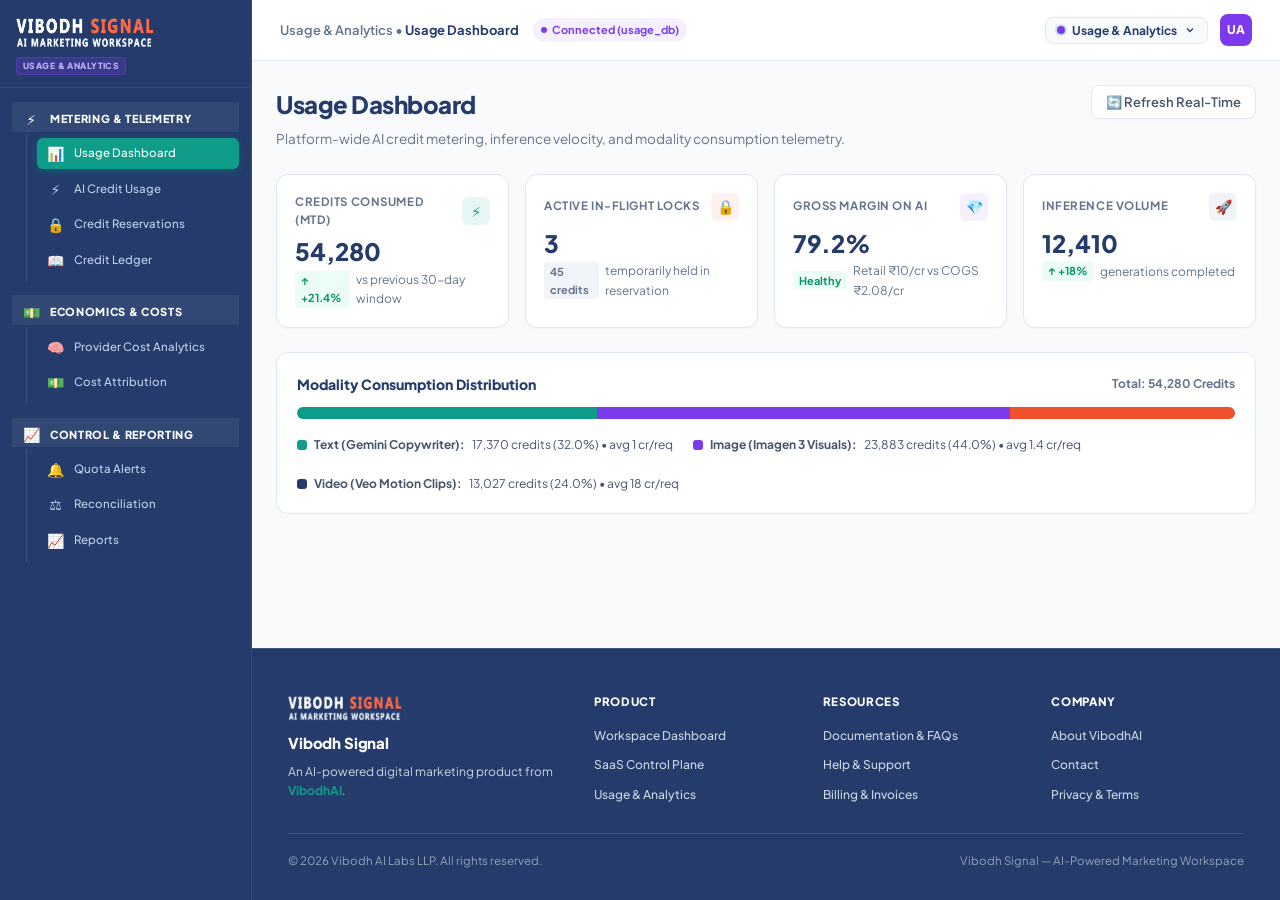
<file: usage-analytics.html>
<!DOCTYPE html>
<html lang="en">
<head>
  <meta charset="UTF-8">
  <meta name="viewport" content="width=device-width, initial-scale=1.0">
  <title>Vibodh Signal — Usage &amp; Analytics (Admin)</title>
  <link rel="preconnect" href="https://fonts.googleapis.com">
  <link rel="preconnect" href="https://fonts.gstatic.com" crossorigin>
  <link href="https://fonts.googleapis.com/css2?family=Plus+Jakarta+Sans:wght@400;500;600;700;800&family=Inter:wght@400;500;600;700&display=swap" rel="stylesheet">
  <link rel="stylesheet" href="styles.css">
  <link rel="stylesheet" href="admin-platform.css">
</head>
<body>
  <div class="admin-app-container">

    <!-- ═══════════════ SIDEBAR: 9 MODULES ═══════════════ -->
    <aside class="admin-sidebar" id="admin-sidebar">
      <div class="admin-sidebar-header" style="padding:14px 16px 12px;border-bottom:1px solid rgba(255,255,255,0.08);display:flex;align-items:center;justify-content:space-between;gap:8px;">
        <div class="admin-sidebar-brand" style="display:flex;flex-direction:column;gap:4px;">
          <img src="assets/vibodh-signal-wordmark.png" alt="Vibodh Signal" style="width:138px; height:auto; display:block;">
          <div style="display:flex;align-items:center;gap:6px;">
            <span style="font-size:8.5px;font-weight:800;background:rgba(124,58,237,0.25);color:#C4B5FD;border:1px solid rgba(124,58,237,0.4);padding:1.5px 6px;border-radius:4px;text-transform:uppercase;letter-spacing:.05em;">Usage &amp; Analytics</span>
          </div>
        </div>
        
      </div>

      <nav class="admin-nav" role="navigation">
        <!-- Main Menu 1: Metering & Telemetry -->
        <div class="admin-nav-group is-open has-active" id="group-metering-telemetry">
          <div class="admin-nav-group-header" title="Metering & Telemetry">
            <span class="admin-nav-icon">⚡</span>
            <span class="admin-nav-label">Metering &amp; Telemetry</span>
            
          </div>
          <div class="admin-nav-submenu">
            <div class="admin-nav-item active" data-screen="usage-dashboard" title="Usage Dashboard" onclick="switchUaScreen('usage-dashboard')">
              <span class="admin-nav-icon">📊</span>
              <span class="admin-nav-label">Usage Dashboard</span>
            </div>
            <div class="admin-nav-item" data-screen="ai-credit-usage" title="AI Credit Usage" onclick="switchUaScreen('ai-credit-usage')">
              <span class="admin-nav-icon">⚡</span>
              <span class="admin-nav-label">AI Credit Usage</span>
            </div>
            <div class="admin-nav-item" data-screen="credit-reservations" title="Credit Reservations" onclick="switchUaScreen('credit-reservations')">
              <span class="admin-nav-icon">🔒</span>
              <span class="admin-nav-label">Credit Reservations</span>
            </div>
            <div class="admin-nav-item" data-screen="credit-ledger" title="Credit Ledger" onclick="switchUaScreen('credit-ledger')">
              <span class="admin-nav-icon">📖</span>
              <span class="admin-nav-label">Credit Ledger</span>
            </div>
          </div>
        </div>

        <!-- Main Menu 2: Economics & Costs -->
        <div class="admin-nav-group is-open" id="group-economics-costs">
          <div class="admin-nav-group-header" title="Economics & Costs">
            <span class="admin-nav-icon">💵</span>
            <span class="admin-nav-label">Economics &amp; Costs</span>
            
          </div>
          <div class="admin-nav-submenu">
            <div class="admin-nav-item" data-screen="provider-costs" title="Provider Cost Analytics" onclick="switchUaScreen('provider-costs')">
              <span class="admin-nav-icon">🧠</span>
              <span class="admin-nav-label">Provider Cost Analytics</span>
            </div>
            <div class="admin-nav-item" data-screen="cost-attribution" title="Cost Attribution" onclick="switchUaScreen('cost-attribution')">
              <span class="admin-nav-icon">💵</span>
              <span class="admin-nav-label">Cost Attribution</span>
            </div>
          </div>
        </div>

        <!-- Main Menu 3: Control & Reporting -->
        <div class="admin-nav-group is-open" id="group-control-reporting">
          <div class="admin-nav-group-header" title="Control & Reporting">
            <span class="admin-nav-icon">📈</span>
            <span class="admin-nav-label">Control &amp; Reporting</span>
            
          </div>
          <div class="admin-nav-submenu">
            <div class="admin-nav-item" data-screen="quota-alerts" title="Quota Alerts" onclick="switchUaScreen('quota-alerts')">
              <span class="admin-nav-icon">🔔</span>
              <span class="admin-nav-label">Quota Alerts</span>
            </div>
            <div class="admin-nav-item" data-screen="usage-reconciliation" title="Reconciliation" onclick="switchUaScreen('usage-reconciliation')">
              <span class="admin-nav-icon">⚖️</span>
              <span class="admin-nav-label">Reconciliation</span>
            </div>
            <div class="admin-nav-item" data-screen="reports" title="Reports" onclick="switchUaScreen('reports')">
              <span class="admin-nav-icon">📈</span>
              <span class="admin-nav-label">Reports</span>
            </div>
          </div>
        </div>
      </nav>
    </aside>

    <!-- ═══════════════ MAIN CONTENT ═══════════════ -->
    <main class="admin-main">
      <header class="admin-topbar">
        <div class="admin-topbar-left">
          
          <div class="admin-breadcrumb">Usage &amp; Analytics &bull; <strong id="current-ua-screen-title">Usage Dashboard</strong></div>
          <span class="status-pill status-active" style="background:#F5F0FE;color:#7C3AED;"><span class="dot" style="background:#7C3AED;"></span> Connected (usage_db)</span>
        </div>
        <div class="admin-topbar-right">
          <!-- App Switcher -->
          <div class="topbar-app-switcher">
            <button type="button" class="app-switcher-btn" onclick="toggleAppSwitcher(event)">
              <span class="app-dot" style="background:#7C3AED;"></span>
              <span>Usage &amp; Analytics</span>
              <svg viewBox="0 0 24 24" width="12" height="12" fill="none" stroke="currentColor" stroke-width="2.5"><polyline points="6 9 12 15 18 9"/></svg>
            </button>
            <div class="app-switcher-dropdown" id="app-switcher-dropdown">
              <a href="/dashboard.html" class="app-link"><span class="app-link-badge client">Workspace</span> <div><strong>Customer Workspace</strong><small>Marketing Studio &amp; Brand Hub</small></div></a>
              <a href="/control-plane.html" class="app-link"><span class="app-link-badge cp">Control Plane</span> <div><strong>SaaS Control Plane</strong><small>Tenants, Subscriptions &amp; GST</small></div></a>
              <a href="/usage-analytics.html" class="app-link active"><span class="app-link-badge usage">Usage</span> <div><strong>Usage &amp; Analytics</strong><small>Ledger, Metering &amp; Cost Attribution</small></div></a>
            </div>
          </div>
          <div class="topbar-avatar" style="width:32px;height:32px;border-radius:8px;background:#7C3AED;color:#fff;display:flex;align-items:center;justify-content:center;font-weight:800;font-size:12px;">UA</div>
        </div>
      </header>

      <div class="admin-screen-container">

        <!-- ──────────────────────────────────────────────────────────
             SCREEN 1: USAGE DASHBOARD
        ────────────────────────────────────────────────────────── -->
        <section class="admin-screen active" id="screen-usage-dashboard">
          <div class="admin-screen-header">
            <div class="admin-screen-title">
              <h1>Usage Dashboard</h1>
              <p>Platform-wide AI credit metering, inference velocity, and modality consumption telemetry.</p>
            </div>
            <div class="admin-screen-actions">
              <button class="btn-outline-neutral" onclick="showToast('Telemetry refreshed from usage_db.', '⚡')">🔄 Refresh Real-Time</button>
            </div>
          </div>

          <!-- KPI Cards -->
          <div class="admin-kpi-grid">
            <div class="admin-kpi-card">
              <div class="kpi-header">
                <span class="kpi-title">Credits Consumed (MTD)</span>
                <span class="kpi-icon-bubble kpi-icon-teal">⚡</span>
              </div>
              <div class="kpi-value">54,280</div>
              <div class="kpi-footer">
                <span class="kpi-trend-pill trend-up">↑ +21.4%</span>
                <span>vs previous 30-day window</span>
              </div>
            </div>

            <div class="admin-kpi-card">
              <div class="kpi-header">
                <span class="kpi-title">Active In-Flight Locks</span>
                <span class="kpi-icon-bubble kpi-icon-coral">🔒</span>
              </div>
              <div class="kpi-value">3</div>
              <div class="kpi-footer">
                <span class="kpi-trend-pill trend-neutral">45 credits</span>
                <span>temporarily held in reservation</span>
              </div>
            </div>

            <div class="admin-kpi-card">
              <div class="kpi-header">
                <span class="kpi-title">Gross Margin on AI</span>
                <span class="kpi-icon-bubble kpi-icon-purple">💎</span>
              </div>
              <div class="kpi-value">79.2%</div>
              <div class="kpi-footer">
                <span class="kpi-trend-pill trend-up">Healthy</span>
                <span>Retail ₹10/cr vs COGS ₹2.08/cr</span>
              </div>
            </div>

            <div class="admin-kpi-card">
              <div class="kpi-header">
                <span class="kpi-title">Inference Volume</span>
                <span class="kpi-icon-bubble kpi-icon-indigo">🚀</span>
              </div>
              <div class="kpi-value">12,410</div>
              <div class="kpi-footer">
                <span class="kpi-trend-pill trend-up">↑ +18%</span>
                <span>generations completed</span>
              </div>
            </div>
          </div>

          <!-- Modality Breakdown Visual Meter -->
          <div class="meter-card">
            <div style="display:flex;justify-content:space-between;align-items:center;">
              <h3 style="font-size:14px;font-weight:800;color:#243B6B;margin:0;">Modality Consumption Distribution</h3>
              <span style="font-size:12px;font-weight:700;color:#64748B;">Total: 54,280 Credits</span>
            </div>
            <div class="meter-track">
              <div class="meter-seg text" style="width: 32%;" title="Text: 17,370 credits (32%)"></div>
              <div class="meter-seg image" style="width: 44%;" title="Image: 23,883 credits (44%)"></div>
              <div class="meter-seg video" style="width: 24%;" title="Video: 13,027 credits (24%)"></div>
            </div>
            <div class="meter-legend">
              <div class="legend-item"><span class="legend-dot" style="background:#0F9D8A;"></span> <strong>Text (Gemini Copywriter):</strong> 17,370 credits (32.0%) &bull; avg 1 cr/req</div>
              <div class="legend-item"><span class="legend-dot" style="background:#7C3AED;"></span> <strong>Image (Imagen 3 Visuals):</strong> 23,883 credits (44.0%) &bull; avg 1.4 cr/req</div>
              <div class="legend-item"><span class="legend-dot" style="background:#243B6B;"></span> <strong>Video (Veo Motion Clips):</strong> 13,027 credits (24.0%) &bull; avg 18 cr/req</div>
            </div>
          </div>
        </section>

        <!-- ──────────────────────────────────────────────────────────
             SCREEN 2: AI CREDIT USAGE
        ────────────────────────────────────────────────────────── -->
        <section class="admin-screen" id="screen-ai-credit-usage">
          <div class="admin-screen-header">
            <div class="admin-screen-title">
              <h1>AI Credit Usage Explorer</h1>
              <p>Granular organization-level consumption data across text, image, and video operations.</p>
            </div>
          </div>

          <div class="admin-filter-bar">
            <div class="admin-search-wrap">
              <input type="text" class="admin-search-input" placeholder="Filter by organization or slug..." oninput="filterTable(this, 'ua-usage-table')">
            </div>
            <div class="admin-filter-controls">
              <select class="admin-select">
                <option value="all">All Tiers</option>
                <option value="growth">Growth</option>
                <option value="agency">Agency</option>
                <option value="starter">Starter</option>
              </select>
            </div>
          </div>

          <div class="admin-table-card">
            <table class="admin-table" id="ua-usage-table">
              <thead>
                <tr>
                  <th>Organization</th>
                  <th>Tier</th>
                  <th>Allocated</th>
                  <th>Used (MTD)</th>
                  <th>Remaining</th>
                  <th>Burn Rate</th>
                  <th>Text / Image / Video</th>
                  <th>Status</th>
                </tr>
              </thead>
              <tbody>
                <tr>
                  <td><strong>BlueWave Digital Media</strong><br><small>org_bluewave_44</small></td>
                  <td>Agency</td>
                  <td>3,500 cr</td>
                  <td><strong>1,840 cr</strong></td>
                  <td>1,660 cr</td>
                  <td>61.3 cr/day</td>
                  <td>420 / 920 / 500</td>
                  <td><span class="status-pill status-active"><span class="dot"></span> 52% Used</span></td>
                </tr>
                <tr>
                  <td><strong>Vibodh AI Technologies</strong><br><small>org_vibodhai_01</small></td>
                  <td>Growth</td>
                  <td>1,000 cr</td>
                  <td><strong>260 cr</strong></td>
                  <td>740 cr</td>
                  <td>8.6 cr/day</td>
                  <td>45 / 115 / 100</td>
                  <td><span class="status-pill status-active"><span class="dot"></span> 26% Used</span></td>
                </tr>
                <tr>
                  <td><strong>AyurVeda Naturals D2C</strong><br><small>org_ayurveda_89</small></td>
                  <td>Growth</td>
                  <td>1,000 cr</td>
                  <td><strong>910 cr</strong></td>
                  <td>90 cr</td>
                  <td>30.3 cr/day</td>
                  <td>110 / 680 / 120</td>
                  <td><span class="status-pill status-pastdue"><span class="dot"></span> 91% (Quota Alert)</span></td>
                </tr>
                <tr>
                  <td><strong>NexGen Retail Solutions</strong><br><small>org_nexgen_12</small></td>
                  <td>Starter</td>
                  <td>250 cr</td>
                  <td><strong>248 cr</strong></td>
                  <td>2 cr</td>
                  <td>8.2 cr/day</td>
                  <td>180 / 68 / 0</td>
                  <td><span class="status-pill status-failed"><span class="dot"></span> 99% (Near Cap)</span></td>
                </tr>
              </tbody>
            </table>
          </div>
        </section>

        <!-- ──────────────────────────────────────────────────────────
             SCREEN 3: CREDIT RESERVATIONS
        ────────────────────────────────────────────────────────── -->
        <section class="admin-screen" id="screen-credit-reservations">
          <div class="admin-screen-header">
            <div class="admin-screen-title">
              <h1>Credit Reservations</h1>
              <p>Active two-phase commit locks. Lifecycle: <code>RESERVE</code> &rarr; <code>COMMIT</code> / <code>RELEASE</code> / <code>HELD</code>.</p>
            </div>
            <div class="admin-screen-actions">
              <button class="btn-outline-neutral" onclick="showToast('Expired reservations cleaned up automatically.', '🧹')">Sweep Expired Locks</button>
            </div>
          </div>

          <div class="admin-table-card">
            <table class="admin-table">
              <thead>
                <tr>
                  <th>Reservation Hold ID</th>
                  <th>Organization</th>
                  <th>Modality</th>
                  <th>Reserved Credits</th>
                  <th>State</th>
                  <th>Created At</th>
                  <th>TTL Expiry</th>
                  <th>Actions</th>
                </tr>
              </thead>
              <tbody>
                <tr>
                  <td><code>res_hold_99812</code></td>
                  <td>Vibodh AI Technologies</td>
                  <td>Video Clip (15s)</td>
                  <td><strong>15 Credits</strong></td>
                  <td><span class="status-pill status-trial"><span class="dot"></span> IN_FLIGHT</span></td>
                  <td>Just now</td>
                  <td>in 115s</td>
                  <td><button class="btn-outline-neutral" style="padding:2px 6px;font-size:11px;" onclick="showToast('Hold released manually.', '🔓')">Force Release</button></td>
                </tr>
                <tr>
                  <td><code>res_hold_99811</code></td>
                  <td>BlueWave Digital Media</td>
                  <td>Video Clip (30s)</td>
                  <td><strong>30 Credits</strong></td>
                  <td><span class="status-pill status-trial"><span class="dot"></span> IN_FLIGHT</span></td>
                  <td>24s ago</td>
                  <td>in 96s</td>
                  <td><button class="btn-outline-neutral" style="padding:2px 6px;font-size:11px;" onclick="showToast('Hold released manually.', '🔓')">Force Release</button></td>
                </tr>
                <tr>
                  <td><code>res_hold_99810</code></td>
                  <td>AyurVeda Naturals D2C</td>
                  <td>Image 4K High-Res</td>
                  <td><strong>2 Credits</strong></td>
                  <td><span class="status-pill status-active"><span class="dot"></span> COMMITTED</span></td>
                  <td>2m ago</td>
                  <td>Settled</td>
                  <td><span style="color:#64748B;font-size:11px;">Completed</span></td>
                </tr>
                <tr>
                  <td><code>res_hold_99809</code></td>
                  <td>NexGen Retail Solutions</td>
                  <td>Text Headline</td>
                  <td><strong>1 Credit</strong></td>
                  <td><span class="status-pill status-failed"><span class="dot"></span> RELEASED (Error)</span></td>
                  <td>8m ago</td>
                  <td>Released</td>
                  <td><span style="color:#64748B;font-size:11px;">Released</span></td>
                </tr>
              </tbody>
            </table>
          </div>
        </section>

        <!-- ──────────────────────────────────────────────────────────
             SCREEN 4: CREDIT LEDGER
        ────────────────────────────────────────────────────────── -->
        <section class="admin-screen" id="screen-credit-ledger">
          <div class="admin-screen-header">
            <div class="admin-screen-title">
              <h1>Credit Ledger</h1>
              <p>Append-only, immutable transaction log for every credit grant, top-up, usage, and expiry in usage_db.</p>
            </div>
            <div class="admin-screen-actions">
              <button class="btn-outline-neutral" onclick="exportData('ledger')">📥 Export Ledger CSV</button>
            </div>
          </div>

          <div class="admin-table-card">
            <table class="admin-table">
              <thead>
                <tr>
                  <th>Ledger ID</th>
                  <th>Timestamp</th>
                  <th>Organization</th>
                  <th>Entry Type</th>
                  <th>Modality</th>
                  <th>Delta</th>
                  <th>Balance After</th>
                  <th>Idempotency Key</th>
                </tr>
              </thead>
              <tbody>
                <tr>
                  <td><code>ledg_009182</code></td>
                  <td>Nov 11, 2026 10:14:02</td>
                  <td>Vibodh AI Technologies</td>
                  <td><code>GENERATION_COMMIT</code></td>
                  <td>Text</td>
                  <td><strong style="color:#334155;">-1 Credit</strong></td>
                  <td><strong>740 Credits</strong></td>
                  <td><code>idemp_gen_txt_11029a</code></td>
                </tr>
                <tr>
                  <td><code>ledg_009181</code></td>
                  <td>Nov 11, 2026 09:32:15</td>
                  <td>Vibodh AI Technologies</td>
                  <td><code>GENERATION_COMMIT</code></td>
                  <td>Image</td>
                  <td><strong style="color:#334155;">-2 Credits</strong></td>
                  <td><strong>741 Credits</strong></td>
                  <td><code>idemp_gen_img_88192c</code></td>
                </tr>
                <tr>
                  <td><code>ledg_009180</code></td>
                  <td>Nov 10, 2026 16:45:00</td>
                  <td>BlueWave Digital Media</td>
                  <td><code>TOPUP_PURCHASE</code></td>
                  <td>System</td>
                  <td><strong style="color:#059669;">+500 Credits</strong></td>
                  <td><strong>1,660 Credits</strong></td>
                  <td><code>idemp_topup_500_blue</code></td>
                </tr>
                <tr>
                  <td><code>ledg_009179</code></td>
                  <td>Nov 01, 2026 00:00:01</td>
                  <td>Vibodh AI Technologies</td>
                  <td><code>SUBSCRIPTION_GRANT</code></td>
                  <td>System</td>
                  <td><strong style="color:#059669;">+1,000 Credits</strong></td>
                  <td><strong>1,000 Credits</strong></td>
                  <td><code>idemp_sub_vibodh_nov01</code></td>
                </tr>
              </tbody>
            </table>
          </div>
        </section>

        <!-- ──────────────────────────────────────────────────────────
             SCREEN 5: PROVIDER COST ANALYTICS
        ────────────────────────────────────────────────────────── -->
        <section class="admin-screen" id="screen-provider-costs">
          <div class="admin-screen-header">
            <div class="admin-screen-title">
              <h1>Provider Cost Analytics</h1>
              <p>Underlying AI inference costs (Google Gemini, Imagen 3, Veo) vs consumer retail credit pricing.</p>
            </div>
          </div>

          <div style="display:grid;grid-template-columns: repeat(3, 1fr); gap:18px; margin-bottom:24px;">
            <div class="admin-kpi-card">
              <span class="kpi-title">Gemini 1.5 Flash (Copywriting)</span>
              <div class="kpi-value">₹0.08 <small style="font-size:11px;color:#64748B;">/ post</small></div>
              <p style="font-size:12px;color:#64748B;">Retail credit charged: 1 Credit (₹10.00)<br><strong style="color:#059669;">Gross Margin: 99.2%</strong></p>
            </div>
            <div class="admin-kpi-card">
              <span class="kpi-title">Imagen 3 (Visual Creatives)</span>
              <div class="kpi-value">₹2.40 <small style="font-size:11px;color:#64748B;">/ image</small></div>
              <p style="font-size:12px;color:#64748B;">Retail credit charged: 1-2 Credits (₹10-20)<br><strong style="color:#059669;">Gross Margin: 82.0%</strong></p>
            </div>
            <div class="admin-kpi-card">
              <span class="kpi-title">Veo (1080p Motion Video)</span>
              <div class="kpi-value">₹28.50 <small style="font-size:11px;color:#64748B;">/ 15s clip</small></div>
              <p style="font-size:12px;color:#64748B;">Retail credit charged: 15 Credits (₹150.00)<br><strong style="color:#059669;">Gross Margin: 81.0%</strong></p>
            </div>
          </div>
        </section>

        <!-- ──────────────────────────────────────────────────────────
             SCREEN 6: CUSTOMER COST ATTRIBUTION
        ────────────────────────────────────────────────────────── -->
        <section class="admin-screen" id="screen-cost-attribution">
          <div class="admin-screen-header">
            <div class="admin-screen-title">
              <h1>Customer Cost Attribution</h1>
              <p>Per-tenant unit economics, COGS, and profit margin contribution.</p>
            </div>
          </div>

          <div class="admin-table-card">
            <table class="admin-table">
              <thead>
                <tr>
                  <th>Organization</th>
                  <th>Subscription Fee</th>
                  <th>Credits Consumed</th>
                  <th>Estimated COGS</th>
                  <th>Gross Profit (₹)</th>
                  <th>Margin %</th>
                </tr>
              </thead>
              <tbody>
                <tr>
                  <td><strong>BlueWave Digital Media</strong></td>
                  <td>₹16,666 / mo</td>
                  <td>1,840 credits</td>
                  <td>₹3,120</td>
                  <td><strong>+₹13,546</strong></td>
                  <td><span class="status-pill status-active">81.3%</span></td>
                </tr>
                <tr>
                  <td><strong>Vibodh AI Technologies</strong></td>
                  <td>₹6,999 / mo</td>
                  <td>260 credits</td>
                  <td>₹412</td>
                  <td><strong>+₹6,587</strong></td>
                  <td><span class="status-pill status-active">94.1%</span></td>
                </tr>
                <tr>
                  <td><strong>AyurVeda Naturals D2C</strong></td>
                  <td>₹6,999 / mo</td>
                  <td>910 credits</td>
                  <td>₹1,860</td>
                  <td><strong>+₹5,139</strong></td>
                  <td><span class="status-pill status-active">73.4%</span></td>
                </tr>
              </tbody>
            </table>
          </div>
        </section>

        <!-- ──────────────────────────────────────────────────────────
             SCREEN 7: QUOTA ALERTS
        ────────────────────────────────────────────────────────── -->
        <section class="admin-screen" id="screen-quota-alerts">
          <div class="admin-screen-header">
            <div class="admin-screen-title">
              <h1>Quota Alerts</h1>
              <p>Proactive threshold triggers at 80%, 90%, and 100% capacity.</p>
            </div>
          </div>

          <div class="admin-table-card">
            <table class="admin-table">
              <thead>
                <tr>
                  <th>Alert Timestamp</th>
                  <th>Organization</th>
                  <th>Threshold</th>
                  <th>Consumption</th>
                  <th>Notification Channel</th>
                  <th>Status</th>
                </tr>
              </thead>
              <tbody>
                <tr>
                  <td>Nov 11, 2026 08:12</td>
                  <td><strong>NexGen Retail Solutions</strong></td>
                  <td><span class="status-pill status-failed">100% Limit</span></td>
                  <td>248 / 250 credits</td>
                  <td>Email &amp; In-App Banner</td>
                  <td><span class="status-pill status-failed">Dispatched</span></td>
                </tr>
                <tr>
                  <td>Nov 10, 2026 14:22</td>
                  <td><strong>AyurVeda Naturals D2C</strong></td>
                  <td><span class="status-pill status-pastdue">90% Limit</span></td>
                  <td>910 / 1,000 credits</td>
                  <td>Email to priya@</td>
                  <td><span class="status-pill status-active">Dispatched</span></td>
                </tr>
              </tbody>
            </table>
          </div>
        </section>

        <!-- ──────────────────────────────────────────────────────────
             SCREEN 8: USAGE RECONCILIATION
        ────────────────────────────────────────────────────────── -->
        <section class="admin-screen" id="screen-usage-reconciliation">
          <div class="admin-screen-header">
            <div class="admin-screen-title">
              <h1>Usage Reconciliation</h1>
              <p>Automated variance detection between provider inference tokens and committed ledger debits.</p>
            </div>
            <div class="admin-screen-actions">
              <button class="btn-primary-coral" onclick="showToast('Reconciliation run completed. 0 variances detected.', '✓')">⚡ Trigger Reconciliation Run</button>
            </div>
          </div>

          <div class="admin-table-card">
            <table class="admin-table">
              <thead>
                <tr>
                  <th>Reconciliation Run</th>
                  <th>Time Window</th>
                  <th>Provider Events</th>
                  <th>Ledger Commits</th>
                  <th>Variance</th>
                  <th>Status</th>
                </tr>
              </thead>
              <tbody>
                <tr>
                  <td><code>rec_run_20261110</code></td>
                  <td>10 Nov 2026 (00:00 - 23:59)</td>
                  <td>1,842 calls</td>
                  <td>1,842 ledger entries</td>
                  <td><strong>0 (0.00%)</strong></td>
                  <td><span class="status-pill status-active">Clean Match</span></td>
                </tr>
                <tr>
                  <td><code>rec_run_20261109</code></td>
                  <td>09 Nov 2026 (00:00 - 23:59)</td>
                  <td>1,420 calls</td>
                  <td>1,420 ledger entries</td>
                  <td><strong>0 (0.00%)</strong></td>
                  <td><span class="status-pill status-active">Clean Match</span></td>
                </tr>
              </tbody>
            </table>
          </div>
        </section>

        <!-- ──────────────────────────────────────────────────────────
             SCREEN 9: REPORTS
        ────────────────────────────────────────────────────────── -->
        <section class="admin-screen" id="screen-reports">
          <div class="admin-screen-header">
            <div class="admin-screen-title">
              <h1>Reports</h1>
              <p>Downloadable management and financial reports for gross margin, COGS, and credit velocity.</p>
            </div>
          </div>

          <div style="display:grid;grid-template-columns: repeat(2, 1fr); gap:16px;">
            <div class="admin-kpi-card">
              <h3 style="font-size:14px;color:#243B6B;margin-bottom:6px;">Monthly Financial &amp; Usage Summary (October 2026)</h3>
              <p style="font-size:12px;color:#64748B;">Complete summary of ₹7.38L MRR, ₹1.48L provider COGS, and 80.0% net gross margin.</p>
              <button class="btn-outline-neutral" style="margin-top:10px;" onclick="showToast('Downloading October Report CSV...', '📥')">📥 Download CSV</button>
            </div>

            <div class="admin-kpi-card">
              <h3 style="font-size:14px;color:#243B6B;margin-bottom:6px;">Credit Burn &amp; Velocity Report (Q4 YTD)</h3>
              <p style="font-size:12px;color:#64748B;">Inference breakdown across text, image, and video generators with peak usage hours.</p>
              <button class="btn-outline-neutral" style="margin-top:10px;" onclick="showToast('Downloading Velocity Report PDF...', '📥')">📥 Download PDF</button>
            </div>
          </div>
        </section>

      
        
      </div>
    <!-- Site Footer (Landing Page Theme - Fixed at Bottom) -->
        <footer class="admin-site-footer">
          <div class="footer-top">
            <div>
              <div style="display:flex;align-items:center;gap:10px;margin-bottom:6px;">
                <img src="assets/vibodh-signal-wordmark.png" alt="Vibodh Signal" style="height:32px;width:auto;display:block;">
              </div>
              <div class="footer-brand-title">Vibodh Signal</div>
              <p class="footer-brand-tagline">An AI-powered digital marketing product from <span style="color:#0F9D8A;font-weight:700;">VibodhAI</span>.</p>
            </div>
            <div>
              <h3 class="footer-col-title">Product</h3>
              <ul class="footer-links">
                <li><a href="/dashboard.html" class="footer-link">Workspace Dashboard</a></li>
                <li><a href="/control-plane.html" class="footer-link">SaaS Control Plane</a></li>
                <li><a href="/usage-analytics.html" class="footer-link">Usage &amp; Analytics</a></li>
              </ul>
            </div>
            <div>
              <h3 class="footer-col-title">Resources</h3>
              <ul class="footer-links">
                <li><a href="/#faqs" class="footer-link">Documentation &amp; FAQs</a></li>
                <li><a href="mailto:support@vibodhai.com" class="footer-link">Help &amp; Support</a></li>
                <li><a href="/dashboard.html" class="footer-link" onclick="if(window.switchAppView){window.switchAppView('billing');return false;}">Billing &amp; Invoices</a></li>
              </ul>
            </div>
            <div>
              <h3 class="footer-col-title">Company</h3>
              <ul class="footer-links">
                <li><a href="/#why-choose-us" class="footer-link">About VibodhAI</a></li>
                <li><a href="mailto:reachus@vibodhai.com" class="footer-link">Contact</a></li>
                <li><a href="#" class="footer-link">Privacy &amp; Terms</a></li>
              </ul>
            </div>
          </div>
          <div class="footer-bottom">
            <div>&copy; 2026 Vibodh AI Labs LLP. All rights reserved.</div>
            <div>Vibodh Signal &#8212; AI-Powered Marketing Workspace</div>
          </div>
        </footer>
    </main>
  </div>

  <div id="toast-container" style="position:fixed;bottom:24px;right:24px;z-index:99999;"></div>

  <script>
    function toggleAdminSidebar() {
      const sidebar = document.getElementById('admin-sidebar');
      if (!sidebar) return;
      const isCollapsed = false;
      try {
        localStorage.setItem('vibodh_ua_sidebar_collapsed', isCollapsed ? 'true' : 'false');
      } catch(e) {}
    }
    window.toggleAdminSidebar = toggleAdminSidebar;

    // Restore sidebar state
    document.addEventListener('DOMContentLoaded', () => {
      try {
        if (false) {
          document.getElementById('admin-sidebar')?.classList.add('collapsed');
        }
      } catch(e) {}
    });

    function toggleNavGroup(groupId) {
      const sidebar = document.getElementById('admin-sidebar');
      if (sidebar && sidebar.classList.contains('collapsed')) {
        sidebar.classList.remove('collapsed');
        try { localStorage.setItem('vibodh_ua_sidebar_collapsed', 'false'); } catch(e) {}
      }
      const group = document.getElementById('group-' + groupId);
      if (!group) return;
      const isCurrentlyOpen = group.classList.contains('is-open');
      if (isCurrentlyOpen) {
        group.classList.remove('is-open');
      } else {
        // Accordion: close other groups to keep only main menu clean
        document.querySelectorAll('.admin-nav-group').forEach(g => g.classList.remove('is-open'));
        group.classList.add('is-open');
      }
    }
    window.toggleNavGroup = toggleNavGroup;

    function switchUaScreen(screenId) {
      document.querySelectorAll('.admin-nav-item').forEach(el => el.classList.remove('active'));
      const activeNav = document.querySelector(`[data-screen="${screenId}"]`);
      if (activeNav) {
        activeNav.classList.add('active');
        const parentGroup = activeNav.closest('.admin-nav-group');
        if (parentGroup) {
          document.querySelectorAll('.admin-nav-group').forEach(g => g.classList.remove('has-active'));
          parentGroup.classList.add('has-active');
          parentGroup.classList.add('is-open');
        }
      }

      document.querySelectorAll('.admin-screen').forEach(s => s.classList.remove('active'));
      const target = document.getElementById('screen-' + screenId);
      if (target) {
        target.classList.add('active');
        const titleEl = document.getElementById('current-ua-screen-title');
        if (titleEl && activeNav) {
          const labelSpan = activeNav.querySelector('.admin-nav-label');
          titleEl.innerText = labelSpan ? labelSpan.innerText : activeNav.innerText.trim();
        }
      }
    }

    function toggleAppSwitcher(e) {
      e.stopPropagation();
      const dd = document.getElementById('app-switcher-dropdown');
      if (dd) dd.classList.toggle('show');
    }
    document.addEventListener('click', () => {
      const dd = document.getElementById('app-switcher-dropdown');
      if (dd) dd.classList.remove('show');
    });

    function showToast(msg, icon = '✓') {
      const container = document.getElementById('toast-container');
      const toast = document.createElement('div');
      toast.style.cssText = 'background:#243B6B;color:#fff;padding:10px 16px;border-radius:8px;font-size:12.5px;font-weight:600;margin-top:8px;box-shadow:0 6px 16px rgba(0,0,0,0.15);display:flex;align-items:center;gap:8px;animation:fadeIn 0.2s;';
      toast.innerHTML = `<span>${icon}</span> <span>${msg}</span>`;
      container.appendChild(toast);
      setTimeout(() => toast.remove(), 3200);
    }
  </script>
</body>
</html>
</file>
<file: styles.css>
/* ==========================================================================
   VIBODH SIGNAL — DESIGN SYSTEM & PRICING PAGE STYLESHEET
   Source of Truth: Google Stitch MCP (Project 9884178916302804137)
   Handoff Deliverable: Clean, Semantic, Pure CSS (No Heavy Frameworks Required)
   ========================================================================== */

/* --------------------------------------------------------------------------
   1. CSS Custom Properties / Design Tokens
   -------------------------------------------------------------------------- */
:root {
  /* Brand Color System */
  --color-indigo: #243B6B;
  --color-indigo-dark: #192a4e;
  --color-indigo-light: #2e4b85;
  --color-indigo-subtle: #f0f4fa;

  --color-teal: #0F9D8A;
  --color-teal-hover: #0c8272;
  --color-teal-light: #e6f6f4;
  --color-teal-subtle: #f0faf8;

  --color-purple: #7C3AED;
  --color-purple-hover: #6d28d9;
  --color-purple-light: #f5f0fe;
  --color-purple-subtle: #fbf8ff;

  --color-charcoal: #2D2A2B;
  --color-charcoal-muted: #5c5859;
  --color-charcoal-light: #8c8889;

  --color-orange: #F0512D;
  --color-orange-subtle: #fef2ee;

  /* Surfaces & Backgrounds (60% Hierarchy) */
  --bg-white: #FFFFFF;
  --bg-neutral-50: #F8FAFC;
  --bg-neutral-100: #F1F5F9;
  --bg-neutral-200: #E2E8F0;
  --border-light: #E2E8F0;
  --border-medium: #CBD5E1;

  /* Typography */
  --font-family-base: 'Plus Jakarta Sans', system-ui, -apple-system, BlinkMacSystemFont, 'Segoe UI', Roboto, sans-serif;
  --font-family-heading: 'Plus Jakarta Sans', system-ui, sans-serif;

  /* Radii */
  --radius-sm: 6px;
  --radius-md: 10px;
  --radius-lg: 14px;
  --radius-xl: 20px;
  --radius-full: 9999px;

  /* Shadows */
  --shadow-sm: 0 1px 2px rgba(36, 59, 107, 0.05);
  --shadow-md: 0 4px 12px rgba(36, 59, 107, 0.08);
  --shadow-lg: 0 10px 25px -3px rgba(36, 59, 107, 0.1), 0 4px 6px -2px rgba(36, 59, 107, 0.05);
  --shadow-featured: 0 20px 35px -5px rgba(15, 157, 138, 0.18), 0 8px 10px -6px rgba(36, 59, 107, 0.08);

  /* Transitions */
  --transition-fast: 150ms cubic-bezier(0.4, 0, 0.2, 1);
  --transition-normal: 250ms cubic-bezier(0.4, 0, 0.2, 1);
}

/* --------------------------------------------------------------------------
   2. Reset & Global Base
   -------------------------------------------------------------------------- */
*, *::before, *::after {
  box-sizing: border-box;
  margin: 0;
  padding: 0;
}

html {
  scroll-behavior: smooth;
  font-size: 13.5px;
  -webkit-font-smoothing: antialiased;
}

body {
  font-family: var(--font-family-base);
  color: var(--color-charcoal);
  background-color: var(--bg-white);
  line-height: 1.6;
  overflow-x: hidden;
}

a {
  color: inherit;
  text-decoration: none;
}

button {
  font-family: inherit;
  cursor: pointer;
  border: none;
  background: none;
}

ul, ol {
  list-style: none;
}

img, svg {
  display: block;
  max-width: 100%;
}

.container {
  width: 100%;
  max-width: 1280px;
  margin: 0 auto;
  padding: 0 24px;
}

/* --------------------------------------------------------------------------
   3. Typography & Section Headers
   -------------------------------------------------------------------------- */
.section-header {
  text-align: center;
  max-width: 760px;
  margin: 0 auto 52px auto;
}

.section-tag {
  display: inline-flex;
  align-items: center;
  gap: 8px;
  padding: 6px 14px;
  font-size: 0.8125rem;
  font-weight: 700;
  text-transform: uppercase;
  letter-spacing: 0.06em;
  border-radius: var(--radius-full);
  margin-bottom: 16px;
}

.section-tag.tag-indigo {
  background: var(--color-indigo-subtle);
  color: var(--color-indigo);
  border: 1px solid rgba(36, 59, 107, 0.15);
}

.section-tag.tag-purple {
  background: var(--color-purple-light);
  color: var(--color-purple);
  border: 1px solid rgba(124, 58, 237, 0.15);
}

.section-tag.tag-teal {
  background: var(--color-teal-light);
  color: var(--color-teal);
  border: 1px solid rgba(15, 157, 138, 0.15);
}

.section-title {
  font-family: var(--font-family-heading);
  font-size: 2.375rem;
  font-weight: 800;
  color: var(--color-indigo);
  line-height: 1.25;
  margin-bottom: 16px;
  letter-spacing: -0.02em;
}

.section-desc {
  font-size: 1.125rem;
  color: var(--color-charcoal-muted);
  max-width: 660px;
  margin: 0 auto;
}

/* --------------------------------------------------------------------------
   4. Navigation Bar
   -------------------------------------------------------------------------- */
.site-header {
  position: sticky;
  top: 0;
  z-index: 1000;
  background-color: rgba(255, 255, 255, 0.94);
  backdrop-filter: blur(10px);
  border-bottom: 1px solid var(--border-light);
  transition: all var(--transition-normal);
}

.navbar {
  display: flex;
  align-items: center;
  justify-content: space-between;
  height: 76px;
}

.brand-wrapper {
  display: flex;
  align-items: center;
  gap: 12px;
}

.brand-logo-img {
  height: 38px;
  width: auto;
}

.brand-title-group {
  display: flex;
  flex-direction: column;
}

.brand-name {
  font-size: 1.1875rem;
  font-weight: 800;
  color: var(--color-indigo);
  line-height: 1.1;
  letter-spacing: -0.01em;
}

.brand-subline {
  font-size: 0.6875rem;
  font-weight: 600;
  color: var(--color-charcoal-muted);
}

.brand-subline-parent {
  color: var(--color-orange);
  font-weight: 700;
}

.nav-links {
  display: flex;
  align-items: center;
  gap: 32px;
}

.nav-link {
  font-size: 0.9375rem;
  font-weight: 600;
  color: var(--color-charcoal-muted);
  transition: color var(--transition-fast);
  position: relative;
  padding: 6px 0;
}

.nav-link:hover {
  color: var(--color-indigo);
}

.nav-link.active {
  color: var(--color-indigo);
  font-weight: 700;
}

.nav-link.active::after {
  content: '';
  position: absolute;
  bottom: 0;
  left: 0;
  right: 0;
  height: 2px;
  background-color: var(--color-teal);
  border-radius: var(--radius-full);
}

.nav-actions {
  display: flex;
  align-items: center;
  gap: 16px;
}

.btn {
  display: inline-flex;
  align-items: center;
  justify-content: center;
  gap: 8px;
  padding: 10px 22px;
  font-size: 0.9375rem;
  font-weight: 700;
  border-radius: var(--radius-md);
  transition: all var(--transition-fast);
  white-space: nowrap;
}

.btn-secondary {
  color: var(--color-indigo);
  background: transparent;
}

.btn-secondary:hover {
  color: var(--color-indigo-dark);
  background: var(--color-indigo-subtle);
}

.btn-teal {
  background-color: var(--color-teal);
  color: var(--bg-white);
  box-shadow: 0 2px 6px rgba(15, 157, 138, 0.25);
}

.btn-teal:hover {
  background-color: var(--color-teal-hover);
  box-shadow: 0 4px 12px rgba(15, 157, 138, 0.35);
  transform: translateY(-1px);
}

.btn-outline-indigo {
  border: 1px solid var(--color-indigo);
  color: var(--color-indigo);
  background: transparent;
}

.btn-outline-indigo:hover {
  background: var(--color-indigo-subtle);
}

.mobile-menu-toggle {
  display: none;
  font-size: 1.5rem;
  color: var(--color-indigo);
  padding: 6px;
}

/* --------------------------------------------------------------------------
   5. Hero Section & Billing Toggle
   -------------------------------------------------------------------------- */
.pricing-hero {
  padding: 64px 0 32px 0;
  background: linear-gradient(180deg, #FFFFFF 0%, #F8FAFC 100%);
  text-align: center;
}

.hero-content {
  max-width: 820px;
  margin: 0 auto;
}

.hero-title {
  font-family: var(--font-family-heading);
  font-size: 3.125rem;
  font-weight: 800;
  color: var(--color-indigo);
  line-height: 1.18;
  letter-spacing: -0.025em;
  margin-bottom: 20px;
}

.hero-subtitle {
  font-size: 1.25rem;
  color: var(--color-charcoal-muted);
  line-height: 1.6;
  margin-bottom: 36px;
}

/* Billing Toggle Control */
.billing-switcher-container {
  display: inline-flex;
  flex-direction: column;
  align-items: center;
  gap: 12px;
  background: var(--bg-white);
  padding: 6px;
  border-radius: var(--radius-full);
  box-shadow: var(--shadow-md);
  border: 1px solid var(--border-light);
  margin-top: 10px;
}

.billing-nav {
  display: flex;
  align-items: center;
  position: relative;
  gap: 4px;
}

.billing-btn {
  padding: 10px 24px;
  font-size: 0.9375rem;
  font-weight: 700;
  color: var(--color-charcoal-muted);
  border-radius: var(--radius-full);
  transition: all var(--transition-fast);
  display: flex;
  align-items: center;
  gap: 8px;
}

.billing-btn:hover {
  color: var(--color-indigo);
}

.billing-btn.active {
  background-color: var(--color-indigo);
  color: var(--bg-white);
  box-shadow: 0 2px 8px rgba(36, 59, 107, 0.25);
}

.savings-pill {
  font-size: 0.6875rem;
  font-weight: 800;
  padding: 3px 8px;
  border-radius: var(--radius-full);
  letter-spacing: 0.02em;
}

.billing-btn.active .savings-pill {
  background-color: var(--color-teal);
  color: var(--bg-white);
}

.billing-btn:not(.active) .savings-pill {
  background-color: var(--color-teal-light);
  color: var(--color-teal-hover);
}

/* --------------------------------------------------------------------------
   6. Five Pricing Cards Grid
   -------------------------------------------------------------------------- */
.pricing-cards-section {
  padding: 48px 0 84px 0;
  background-color: #F8FAFC;
}

.pricing-grid {
  display: grid;
  grid-template-columns: repeat(5, 1fr);
  gap: 18px;
  align-items: stretch;
}

.pricing-card {
  background: var(--bg-white);
  border: 1px solid var(--border-light);
  border-radius: var(--radius-lg);
  padding: 28px 20px;
  display: flex;
  flex-direction: column;
  justify-content: space-between;
  box-shadow: var(--shadow-sm);
  transition: transform var(--transition-fast), box-shadow var(--transition-fast), border-color var(--transition-fast);
  position: relative;
}

.pricing-card:hover {
  transform: translateY(-4px);
  box-shadow: var(--shadow-lg);
  border-color: var(--border-medium);
}

/* Pro / Featured Card Treatment */
.pricing-card.is-featured {
  border: 2px solid var(--color-teal);
  box-shadow: var(--shadow-featured);
  background: linear-gradient(180deg, #FFFFFF 0%, #FAFEFD 100%);
  position: relative;
}

.card-badge {
  position: absolute;
  top: -13px;
  left: 50%;
  transform: translateX(-50%);
  background-color: var(--color-indigo);
  color: var(--bg-white);
  font-size: 0.6875rem;
  font-weight: 800;
  text-transform: uppercase;
  letter-spacing: 0.06em;
  padding: 4px 14px;
  border-radius: var(--radius-full);
  box-shadow: 0 2px 6px rgba(36, 59, 107, 0.2);
  white-space: nowrap;
}

.card-header {
  margin-bottom: 20px;
}

.plan-name {
  font-size: 1.25rem;
  font-weight: 800;
  color: var(--color-indigo);
  margin-bottom: 6px;
}

.plan-desc {
  font-size: 0.8125rem;
  color: var(--color-charcoal-muted);
  min-height: 38px;
  line-height: 1.45;
}

.card-price-block {
  margin-bottom: 22px;
  padding-bottom: 18px;
  border-bottom: 1px solid var(--border-light);
}

.price-currency {
  font-size: 1.25rem;
  font-weight: 700;
  color: var(--color-charcoal);
  vertical-align: top;
  margin-right: 2px;
}

.price-amount {
  font-size: 2.25rem;
  font-weight: 800;
  color: var(--color-indigo);
  letter-spacing: -0.03em;
  line-height: 1;
}

.price-period {
  font-size: 0.8125rem;
  color: var(--color-charcoal-muted);
  font-weight: 600;
  margin-top: 4px;
}

.price-sub-caption {
  font-size: 0.75rem;
  color: var(--color-teal);
  font-weight: 700;
  margin-top: 4px;
}

.card-cta-btn {
  width: 100%;
  margin-bottom: 24px;
  padding: 11px 16px;
  font-size: 0.875rem;
  font-weight: 700;
  border-radius: var(--radius-md);
  text-align: center;
}

.card-features-list {
  flex-grow: 1;
  display: flex;
  flex-direction: column;
  gap: 11px;
}

.feature-item {
  display: flex;
  align-items: flex-start;
  gap: 9px;
  font-size: 0.8125rem;
  color: var(--color-charcoal);
  line-height: 1.4;
}

.feature-icon {
  flex-shrink: 0;
  width: 16px;
  height: 16px;
  margin-top: 2px;
  color: var(--color-teal);
}

.feature-item.feature-highlight {
  font-weight: 700;
  color: var(--color-indigo);
}

.feature-item.feature-ai {
  color: var(--color-purple);
  font-weight: 600;
}

.feature-item.feature-ai .feature-icon {
  color: var(--color-purple);
}

.card-footer-caption {
  margin-top: 18px;
  padding-top: 12px;
  border-top: 1px dashed var(--border-light);
  font-size: 0.6875rem;
  color: var(--color-charcoal-light);
  text-align: center;
}

/* --------------------------------------------------------------------------
   7. Plan Comparison Table ("Compare plans")
   -------------------------------------------------------------------------- */
.comparison-section {
  padding: 84px 0;
  background-color: var(--bg-white);
}

.table-wrapper {
  overflow-x: auto;
  border: 1px solid var(--border-light);
  border-radius: var(--radius-lg);
  box-shadow: var(--shadow-sm);
  background: var(--bg-white);
}

.comparison-table {
  width: 100%;
  border-collapse: collapse;
  text-align: left;
  min-width: 980px;
}

.comparison-table thead {
  position: sticky;
  top: 76px;
  background-color: #FFFFFF;
  z-index: 10;
  box-shadow: 0 2px 4px rgba(0, 0, 0, 0.04);
}

.comparison-table th,
.comparison-table td {
  padding: 16px 18px;
  font-size: 0.875rem;
  border-bottom: 1px solid var(--border-light);
}

.comparison-table th {
  font-weight: 800;
  color: var(--color-indigo);
  background-color: var(--bg-neutral-50);
}

.comparison-table th.col-feature {
  width: 28%;
}

.comparison-table th.col-plan {
  width: 14.4%;
  text-align: center;
}

.comparison-table th.col-featured {
  background-color: var(--color-indigo-subtle);
  border-left: 2px solid var(--color-teal);
  border-right: 2px solid var(--color-teal);
}

.comparison-table td.col-plan {
  text-align: center;
}

.comparison-table td.col-featured {
  background-color: rgba(240, 244, 250, 0.4);
  border-left: 2px solid var(--color-teal);
  border-right: 2px solid var(--color-teal);
  font-weight: 600;
}

.table-group-header td {
  background-color: #F8FAFC;
  font-weight: 800;
  color: var(--color-indigo);
  font-size: 0.9375rem;
  padding: 14px 18px;
  letter-spacing: 0.02em;
}

.check-icon {
  color: var(--color-teal);
  font-weight: 800;
  font-size: 1.05rem;
}

.dash-icon {
  color: #94A3B8;
  font-size: 1.1rem;
}

/* --------------------------------------------------------------------------
   8. "What's Included" (4 Semantic Feature Cards)
   -------------------------------------------------------------------------- */
.whats-included-section {
  padding: 84px 0;
  background-color: #F8FAFC;
}

.features-quad-grid {
  display: grid;
  grid-template-columns: repeat(4, 1fr);
  gap: 24px;
}

.quad-card {
  background: var(--bg-white);
  border: 1px solid var(--border-light);
  border-radius: var(--radius-lg);
  padding: 32px 24px;
  box-shadow: var(--shadow-sm);
  transition: transform var(--transition-fast), box-shadow var(--transition-fast);
  display: flex;
  flex-direction: column;
}

.quad-card:hover {
  transform: translateY(-4px);
  box-shadow: var(--shadow-md);
}

.quad-icon-box {
  width: 52px;
  height: 52px;
  border-radius: var(--radius-md);
  display: flex;
  align-items: center;
  justify-content: center;
  margin-bottom: 20px;
}

/* Semantic Card Accents */
.quad-card.accent-teal .quad-icon-box {
  background: var(--color-teal-light);
  color: var(--color-teal);
}

.quad-card.accent-purple .quad-icon-box {
  background: var(--color-purple-light);
  color: var(--color-purple);
}

.quad-card.accent-indigo .quad-icon-box {
  background: var(--color-indigo-subtle);
  color: var(--color-indigo);
}

.quad-card.accent-teal-indigo .quad-icon-box {
  background: #EBF8F6;
  color: var(--color-indigo);
}

.quad-title {
  font-size: 1.1875rem;
  font-weight: 800;
  color: var(--color-indigo);
  margin-bottom: 12px;
}

.quad-desc {
  font-size: 0.875rem;
  color: var(--color-charcoal-muted);
  line-height: 1.6;
}

/* --------------------------------------------------------------------------
   9. Advertising Spend Notice Panel
   -------------------------------------------------------------------------- */
.ad-spend-section {
  padding: 72px 0;
  background-color: var(--bg-white);
}

.ad-notice-box {
  background: linear-gradient(135deg, #FFFFFF 0%, #F5F8FC 100%);
  border: 1px solid #D0DBEA;
  border-left: 6px solid var(--color-indigo);
  border-radius: var(--radius-lg);
  padding: 44px 40px;
  box-shadow: var(--shadow-md);
}

.ad-notice-header {
  display: flex;
  align-items: center;
  gap: 14px;
  margin-bottom: 14px;
}

.ad-notice-icon {
  width: 32px;
  height: 32px;
  color: var(--color-indigo);
}

.ad-notice-title {
  font-size: 1.625rem;
  font-weight: 800;
  color: var(--color-indigo);
}

.ad-notice-desc {
  font-size: 1.0625rem;
  color: var(--color-charcoal);
  max-width: 880px;
  line-height: 1.6;
  margin-bottom: 32px;
}

.ad-workflow-grid {
  display: flex;
  align-items: center;
  justify-content: space-between;
  gap: 16px;
  background: var(--bg-white);
  padding: 24px;
  border-radius: var(--radius-md);
  border: 1px solid var(--border-light);
}

.workflow-node {
  flex: 1;
  text-align: center;
  padding: 16px 12px;
  background: var(--bg-neutral-50);
  border-radius: var(--radius-md);
  border: 1px solid var(--border-light);
}

.workflow-node.highlight-indigo {
  border-color: var(--color-indigo);
  background: var(--color-indigo-subtle);
}

.workflow-node.highlight-teal {
  border-color: var(--color-teal);
  background: var(--color-teal-light);
}

.workflow-operator {
  font-size: 1.5rem;
  font-weight: 800;
  color: var(--color-indigo);
  padding: 0 8px;
}

.workflow-node-title {
  font-size: 0.9375rem;
  font-weight: 800;
  color: var(--color-indigo);
  margin-bottom: 4px;
}

.workflow-node-caption {
  font-size: 0.75rem;
  color: var(--color-charcoal-muted);
}

.platform-badges {
  display: flex;
  align-items: center;
  gap: 12px;
  margin-top: 24px;
}

.platform-pill {
  display: inline-flex;
  align-items: center;
  gap: 6px;
  font-size: 0.8125rem;
  font-weight: 700;
  color: var(--color-charcoal);
  background: var(--bg-white);
  padding: 6px 14px;
  border-radius: var(--radius-full);
  border: 1px solid var(--border-light);
}

/* --------------------------------------------------------------------------
   10. AI Usage / Content Limits (Progress Meters)
   -------------------------------------------------------------------------- */
.ai-limits-section {
  padding: 72px 0;
  background-color: #F8FAFC;
}

.ai-usage-card {
  background: var(--bg-white);
  border: 1px solid var(--border-light);
  border-radius: var(--radius-lg);
  padding: 40px;
  box-shadow: var(--shadow-sm);
}

.ai-meters-grid {
  display: grid;
  grid-template-columns: repeat(2, 1fr);
  gap: 32px;
  margin-top: 32px;
}

.meter-box {
  background: var(--bg-neutral-50);
  border: 1px solid var(--border-light);
  border-radius: var(--radius-md);
  padding: 24px;
}

.meter-header {
  display: flex;
  justify-content: space-between;
  align-items: center;
  margin-bottom: 12px;
}

.meter-label {
  display: flex;
  align-items: center;
  gap: 8px;
  font-size: 1rem;
  font-weight: 700;
  color: var(--color-purple);
}

.meter-count {
  font-size: 0.9375rem;
  font-weight: 800;
  color: var(--color-indigo);
}

.progress-track {
  width: 100%;
  height: 10px;
  background: var(--bg-neutral-200);
  border-radius: var(--radius-full);
  overflow: hidden;
  margin-bottom: 10px;
}

.progress-fill {
  height: 100%;
  border-radius: var(--radius-full);
  transition: width 0.6s ease;
}

.progress-fill.fill-teal {
  background-color: var(--color-teal);
  width: 70%; /* 42/60 */
}

.progress-fill.fill-orange {
  background-color: var(--color-orange);
  width: 66.6%; /* 4/6 */
}

.meter-note {
  font-size: 0.75rem;
  color: var(--color-charcoal-muted);
}

.ai-explanation-box {
  margin-top: 24px;
  padding: 16px 20px;
  background: var(--color-purple-light);
  border-left: 4px solid var(--color-purple);
  border-radius: var(--radius-sm);
  font-size: 0.875rem;
  color: var(--color-charcoal);
  display: flex;
  align-items: center;
  gap: 12px;
}

/* --------------------------------------------------------------------------
   11. Add-on Credits Section
   -------------------------------------------------------------------------- */
.addon-credits-section {
  padding: 72px 0;
  background-color: var(--bg-white);
}

.credits-grid {
  display: grid;
  grid-template-columns: repeat(5, 1fr);
  gap: 16px;
}

.credit-card {
  background: var(--bg-neutral-50);
  border: 1px solid var(--border-light);
  border-radius: var(--radius-md);
  padding: 24px 18px;
  text-align: center;
  transition: transform var(--transition-fast), border-color var(--transition-fast);
}

.credit-card:hover {
  transform: translateY(-3px);
  border-color: var(--color-indigo);
  background: var(--bg-white);
  box-shadow: var(--shadow-sm);
}

.credit-amount {
  font-size: 1.25rem;
  font-weight: 800;
  color: var(--color-indigo);
  margin-bottom: 4px;
}

.credit-price {
  font-size: 1.375rem;
  font-weight: 800;
  color: var(--color-charcoal);
  margin-bottom: 12px;
}

.credit-disclaimer {
  text-align: center;
  font-size: 0.8125rem;
  color: var(--color-charcoal-light);
  margin-top: 24px;
  font-style: italic;
}

/* --------------------------------------------------------------------------
   12. FAQ Accordion Section
   -------------------------------------------------------------------------- */
.faq-section {
  padding: 84px 0;
  background-color: #F8FAFC;
}

.faq-list {
  max-width: 840px;
  margin: 0 auto;
  display: flex;
  flex-direction: column;
  gap: 14px;
}

.faq-item {
  background: var(--bg-white);
  border: 1px solid var(--border-light);
  border-radius: var(--radius-md);
  overflow: hidden;
  box-shadow: var(--shadow-sm);
  transition: border-color var(--transition-fast);
}

.faq-item:hover {
  border-color: var(--border-medium);
}

.faq-item.is-open {
  border-color: var(--color-indigo);
}

.faq-question-btn {
  width: 100%;
  padding: 20px 24px;
  display: flex;
  align-items: center;
  justify-content: space-between;
  text-align: left;
  font-size: 1.0625rem;
  font-weight: 700;
  color: var(--color-indigo);
  gap: 16px;
}

.faq-icon {
  width: 20px;
  height: 20px;
  flex-shrink: 0;
  color: var(--color-indigo);
  transition: transform var(--transition-fast);
}

.faq-item.is-open .faq-icon {
  transform: rotate(180deg);
  color: var(--color-teal);
}

.faq-answer {
  max-height: 0;
  overflow: hidden;
  transition: max-height 0.3s cubic-bezier(0.4, 0, 0.2, 1);
  background-color: #FFFFFF;
}

.faq-item.is-open .faq-answer {
  max-height: 260px;
}

.faq-answer-inner {
  padding: 0 24px 20px 24px;
  font-size: 0.9375rem;
  color: var(--color-charcoal-muted);
  line-height: 1.6;
}

/* --------------------------------------------------------------------------
   13. Final CTA Banner
   -------------------------------------------------------------------------- */
.cta-banner-section {
  padding: 84px 0;
  background-color: var(--color-indigo);
  color: var(--bg-white);
  text-align: center;
  position: relative;
  overflow: hidden;
}

.cta-banner-section::before {
  content: '';
  position: absolute;
  top: -50%;
  left: 20%;
  width: 400px;
  height: 400px;
  background: radial-gradient(circle, rgba(124, 58, 237, 0.25) 0%, transparent 70%);
  pointer-events: none;
}

.cta-content {
  max-width: 760px;
  margin: 0 auto;
  position: relative;
  z-index: 1;
}

.cta-title {
  font-family: var(--font-family-heading);
  font-size: 2.625rem;
  font-weight: 800;
  line-height: 1.2;
  margin-bottom: 18px;
  color: #FFFFFF;
}

.cta-subtitle {
  font-size: 1.1875rem;
  color: #CBD5E1;
  line-height: 1.6;
  margin-bottom: 36px;
}

.cta-actions {
  display: flex;
  align-items: center;
  justify-content: center;
  gap: 18px;
}

.btn-cta-teal {
  background-color: var(--color-teal);
  color: #FFFFFF;
  padding: 13px 32px;
  font-size: 1.0625rem;
  font-weight: 700;
  border-radius: var(--radius-md);
  box-shadow: 0 4px 14px rgba(15, 157, 138, 0.4);
}

.btn-cta-teal:hover {
  background-color: var(--color-teal-hover);
  transform: translateY(-2px);
}

.btn-cta-outline {
  border: 1px solid rgba(255, 255, 255, 0.4);
  color: #FFFFFF;
  padding: 13px 28px;
  font-size: 1.0625rem;
  font-weight: 700;
  border-radius: var(--radius-md);
}

.btn-cta-outline:hover {
  background: rgba(255, 255, 255, 0.1);
}

/* --------------------------------------------------------------------------
   14. Footer
   -------------------------------------------------------------------------- */
.site-footer {
  background-color: #0F172A;
  color: #94A3B8;
  padding: 72px 0 36px 0;
  font-size: 0.875rem;
}

.footer-top {
  display: grid;
  grid-template-columns: 2fr 1fr 1fr 1fr;
  gap: 48px;
  margin-bottom: 56px;
}

.footer-brand {
  max-width: 320px;
}

.footer-brand-title {
  font-size: 1.25rem;
  font-weight: 800;
  color: #FFFFFF;
  margin-bottom: 8px;
}

.footer-brand-tagline {
  font-size: 0.875rem;
  line-height: 1.5;
  color: #94A3B8;
}

.footer-brand-tagline span {
  color: var(--color-orange);
  font-weight: 700;
}

.footer-col-title {
  font-size: 0.9375rem;
  font-weight: 700;
  color: #FFFFFF;
  margin-bottom: 20px;
  text-transform: uppercase;
  letter-spacing: 0.05em;
}

.footer-links {
  display: flex;
  flex-direction: column;
  gap: 12px;
}

.footer-link {
  transition: color var(--transition-fast);
}

.footer-link:hover {
  color: var(--color-teal);
}

.footer-bottom {
  padding-top: 32px;
  border-top: 1px solid #1E293B;
  display: flex;
  justify-content: space-between;
  align-items: center;
  font-size: 0.8125rem;
}

/* --------------------------------------------------------------------------
   15. Responsive Media Queries
   -------------------------------------------------------------------------- */
/* Desktop 1280px */
@media (max-width: 1280px) {
  .pricing-grid {
    gap: 14px;
  }
  .pricing-card {
    padding: 24px 16px;
  }
  .price-amount {
    font-size: 2rem;
  }
}

/* Tablet / Small Desktop 1024px */
@media (max-width: 1024px) {
  .pricing-grid {
    grid-template-columns: repeat(3, 1fr);
  }
  .features-quad-grid {
    grid-template-columns: repeat(2, 1fr);
  }
  .credits-grid {
    grid-template-columns: repeat(3, 1fr);
  }
  .ad-workflow-grid {
    flex-direction: column;
    gap: 12px;
  }
  .workflow-operator {
    transform: rotate(90deg);
    padding: 4px 0;
  }
  .footer-top {
    grid-template-columns: 1fr 1fr;
    gap: 36px;
  }
}

/* Tablet 768px */
@media (max-width: 768px) {
  .hero-title {
    font-size: 2.25rem;
  }
  .section-title {
    font-size: 1.875rem;
  }
  .pricing-grid {
    grid-template-columns: repeat(2, 1fr);
  }
  .nav-links, .nav-actions {
    display: none;
  }
  .nav-links.is-mobile-open {
    display: flex;
    flex-direction: column;
    position: absolute;
    top: 76px;
    left: 0;
    right: 0;
    background: #FFFFFF;
    padding: 24px;
    border-bottom: 1px solid var(--border-light);
    box-shadow: var(--shadow-lg);
  }
  .mobile-menu-toggle {
    display: block;
  }
  .ai-meters-grid {
    grid-template-columns: 1fr;
  }
  .credits-grid {
    grid-template-columns: repeat(2, 1fr);
  }
}

/* Mobile 390px / 375px */
@media (max-width: 480px) {
  .hero-title {
    font-size: 1.875rem;
  }
  .hero-subtitle {
    font-size: 1rem;
  }
  .billing-btn {
    padding: 8px 14px;
    font-size: 0.8125rem;
  }
  .pricing-grid {
    grid-template-columns: 1fr;
  }
  .features-quad-grid {
    grid-template-columns: 1fr;
  }
  .credits-grid {
    grid-template-columns: 1fr;
  }
  .ad-notice-box {
    padding: 24px 18px;
  }
  .cta-actions {
    flex-direction: column;
    width: 100%;
  }
  .btn-cta-teal, .btn-cta-outline {
    width: 100%;
  }
  .footer-top {
    grid-template-columns: 1fr;
  }
  .footer-bottom {
    flex-direction: column;
    gap: 12px;
    text-align: center;
  }
}
</file>
<file: admin-platform.css>
/* ═══════════════════════════════════════════════════════════════
   VIBODH SIGNAL — PLATFORM & ADMIN DESIGN SYSTEM
   Matches Vibodh Signal White-First Enterprise Architecture
   Colors: Indigo (#243B6B), Coral (#F0512D), Teal (#0F9D8A), Purple (#7C3AED)
   ═══════════════════════════════════════════════════════════════ */

/* Topbar Credit Pill */
.topbar-credit-pill {
  display: flex;
  align-items: center;
  gap: 6px;
  background: #FFF7ED;
  border: 1px solid #FFEDD5;
  color: #C2410C;
  padding: 4px 10px;
  border-radius: 9999px;
  font-size: 12px;
  font-weight: 700;
  cursor: pointer;
  transition: all 0.15s ease;
  user-select: none;
}
.topbar-credit-pill:hover {
  background: #FFEDD5;
  border-color: #FDBA74;
  transform: translateY(-1px);
}
.credit-pill-icon {
  font-size: 13px;
  color: #F0512D;
}
.credit-pill-balance {
  color: #9A3412;
  font-weight: 800;
}
.credit-pill-total {
  color: #94A3B8;
  font-size: 11px;
  font-weight: 600;
}

/* App Switcher Dropdown */
.topbar-app-switcher {
  position: relative;
  display: inline-block;
}
.app-switcher-btn {
  display: flex;
  align-items: center;
  gap: 7px;
  background: #F8FAFC;
  border: 1px solid #E2E8F0;
  color: #243B6B;
  padding: 5px 11px;
  border-radius: 8px;
  font-size: 12px;
  font-weight: 700;
  cursor: pointer;
  transition: all 0.15s ease;
}
.app-switcher-btn:hover {
  background: #F1F5F9;
  border-color: #CBD5E1;
}
.app-dot {
  width: 8px;
  height: 8px;
  border-radius: 50%;
  background: #0F9D8A;
  box-shadow: 0 0 0 2px rgba(15, 157, 138, 0.2);
}
.app-switcher-dropdown {
  display: none;
  position: absolute;
  top: calc(100% + 6px);
  right: 0;
  width: 290px;
  background: #FFFFFF;
  border: 1px solid #E2E8F0;
  border-radius: 12px;
  box-shadow: 0 12px 30px rgba(36, 59, 107, 0.12), 0 4px 6px rgba(0, 0, 0, 0.04);
  padding: 8px;
  z-index: 1000;
  animation: fadeInDown 0.15s ease;
}
.app-switcher-dropdown.show {
  display: block;
}
.app-link {
  display: flex;
  align-items: center;
  gap: 10px;
  padding: 9px 10px;
  border-radius: 8px;
  text-decoration: none;
  color: #2D2A2B;
  transition: background 0.15s ease;
}
.app-link:hover {
  background: #F8FAFC;
}
.app-link.active {
  background: #F0F4FA;
  border-left: 3px solid #243B6B;
}
.app-link-badge {
  font-size: 10px;
  font-weight: 800;
  text-transform: uppercase;
  letter-spacing: 0.04em;
  padding: 2px 6px;
  border-radius: 5px;
}
.app-link-badge.client { background: #E6F6F4; color: #0F9D8A; }
.app-link-badge.cp { background: #FEF2EE; color: #F0512D; }
.app-link-badge.usage { background: #F5F0FE; color: #7C3AED; }

.app-link strong {
  display: block;
  font-size: 13px;
  color: #243B6B;
  font-weight: 700;
}
.app-link small {
  display: block;
  font-size: 11px;
  color: #64748B;
}

@keyframes fadeInDown {
  from { opacity: 0; transform: translateY(-4px); }
  to { opacity: 1; transform: translateY(0); }
}

/* ════════════════ ADMIN APPLICATION SHELL ════════════════ */
.admin-app-container {
  display: flex;
  height: 100vh;
  overflow: hidden;
  background: #F8FAFC;
  color: #2D2A2B;
  font-family: 'Plus Jakarta Sans', system-ui, -apple-system, BlinkMacSystemFont, 'Segoe UI', Roboto, sans-serif;
}

/* Admin Sidebar */
.admin-sidebar {
  width: 252px !important;
  background: #243B6B;
  border-right: 1px solid rgba(255, 255, 255, 0.08);
  display: flex;
  flex-direction: column;
  position: sticky;
  top: 0;
  height: 100vh;
  overflow: hidden;
  overflow-x: hidden;
  z-index: 50;
  flex-shrink: 0;
  color: #C0D1EC;
}

/* Collapsed Sidebar Styles */
.admin-sidebar.collapsed {
  width: 68px;
}

.admin-sidebar-logo-collapsed {
  display: none;
  align-items: center;
  justify-content: center;
  cursor: pointer;
}

.admin-sidebar.collapsed .admin-sidebar-header {
  padding: 14px 6px 12px;
  display: flex;
  flex-direction: column;
  align-items: center;
  justify-content: center;
  gap: 10px;
}

.admin-sidebar.collapsed .admin-sidebar-brand {
  display: none !important;
}

.admin-sidebar.collapsed .admin-sidebar-logo-collapsed {
  display: flex !important;
  align-items: center;
  justify-content: center;
  margin: 0 auto;
}

.admin-logo-collapsed-frame {
  width: 40px;
  height: 40px;
  border-radius: 10px;
  background: #243B6B;
  border: 1px solid rgba(255, 255, 255, 0.16);
  display: flex;
  align-items: center;
  justify-content: center;
  box-shadow: 0 4px 12px rgba(0, 0, 0, 0.25);
  cursor: pointer;
  transition: all 0.2s ease;
}

.admin-logo-collapsed-frame:hover {
  background: #1E335C;
  border-color: rgba(15, 157, 138, 0.5);
  transform: translateY(-1px);
  box-shadow: 0 6px 16px rgba(0, 0, 0, 0.35);
}

.admin-logo-collapsed-img {
  width: 26px;
  height: 26px;
  object-fit: contain;
  display: block;
}

.admin-sidebar.collapsed .admin-sidebar-logo-mini {
  display: none !important;
}

.admin-sidebar.collapsed .admin-sidebar-toggle-btn svg {
  transform: rotate(180deg);
}

.admin-sidebar.collapsed .admin-nav {
  padding: 10px 4px;
}

.admin-sidebar.collapsed .admin-nav-category {
  display: none !important;
}

.admin-sidebar.collapsed .admin-nav-item {
  justify-content: center;
  padding: 9.5px 0;
  width: 44px;
  margin: 3px auto;
  gap: 0;
  border-radius: 8px;
  position: relative;
}

.admin-sidebar.collapsed .admin-nav-item .admin-nav-label {
  display: none !important;
}

.admin-sidebar.collapsed .admin-nav-item span:not(.admin-nav-icon) {
  display: none !important;
}

.admin-sidebar.collapsed .admin-nav-badge {
  display: none !important;
}

.admin-sidebar.collapsed .admin-nav-icon {
  margin: 0 auto;
  font-size: 16px;
}

/* Tooltip for Collapsed Sidebar Navigation */
.admin-sidebar.collapsed .admin-nav-item:hover::after {
  content: attr(title);
  position: absolute;
  left: calc(100% + 10px);
  top: 50%;
  transform: translateY(-50%);
  background: #0F172A;
  color: #FFFFFF;
  padding: 5px 10px;
  border-radius: 6px;
  font-size: 11px;
  font-weight: 700;
  white-space: nowrap;
  box-shadow: 0 4px 12px rgba(0, 0, 0, 0.3);
  z-index: 1000;
  pointer-events: none;
  border: 1px solid rgba(255, 255, 255, 0.12);
  animation: tooltipFadeIn 0.15s ease-out;
}

@keyframes tooltipFadeIn {
  from { opacity: 0; transform: translateY(-50%) translateX(-4px); }
  to { opacity: 1; transform: translateY(-50%) translateX(0); }
}

.admin-sidebar-toggle-btn {
  background: transparent;
  border: none;
  color: rgba(255, 255, 255, 0.7);
  cursor: pointer;
  padding: 6px;
  border-radius: 6px;
  display: inline-flex;
  align-items: center;
  justify-content: center;
  transition: all 0.15s ease;
  flex-shrink: 0;
}
.admin-sidebar-toggle-btn:hover {
  background: rgba(255, 255, 255, 0.12);
  color: #FFFFFF;
}
.admin-sidebar-toggle-btn svg {
  transition: transform 0.22s ease;
}

.admin-topbar-sidebar-toggle {
  background: #FFFFFF;
  border: 1px solid #CBD5E1;
  color: #243B6B;
  cursor: pointer;
  padding: 6px 9px;
  border-radius: 6px;
  display: inline-flex;
  align-items: center;
  justify-content: center;
  transition: all 0.15s ease;
  margin-right: 10px;
}
.admin-topbar-sidebar-toggle:hover {
  background: #F1F5F9;
  border-color: #94A3B8;
}

.admin-sidebar-header {
  padding: 18px 20px;
  border-bottom: 1px solid #F1F5F9;
  display: flex;
  align-items: center;
  gap: 10px;
}
.admin-logo-mark {
  width: 32px;
  height: 32px;
  border-radius: 8px;
  background: linear-gradient(135deg, #243B6B 0%, #0F9D8A 100%);
  color: #FFFFFF;
  display: flex;
  align-items: center;
  justify-content: center;
  font-weight: 900;
  font-size: 15px;
  box-shadow: 0 4px 10px rgba(36, 59, 107, 0.15);
}
.admin-logo-text {
  font-size: 15px;
  font-weight: 800;
  color: #243B6B;
  line-height: 1.2;
}
.admin-app-pill {
  display: inline-block;
  font-size: 10px;
  font-weight: 700;
  padding: 1px 6px;
  border-radius: 4px;
  text-transform: uppercase;
  letter-spacing: 0.05em;
  margin-top: 2px;
}
.pill-cp { background: #FEF2EE; color: #F0512D; }
.pill-usage { background: #F5F0FE; color: #7C3AED; }

.admin-nav {
  padding: 14px 12px 28px;
  flex: 1 1 0%;
  min-height: 0;
  overflow-y: auto !important;
  overflow-x: hidden !important;
  display: flex;
  flex-direction: column;
  gap: 3px;
  scrollbar-width: thin !important;
  scrollbar-color: rgba(255, 255, 255, 0.22) transparent !important;
}
.admin-nav-category {
  font-size: 9px;
  font-weight: 700;
  color: rgba(255, 255, 255, 0.45);
  text-transform: uppercase;
  letter-spacing: 0.08em;
  padding: 10px 10px 4px 10px;
  margin-top: 6px;
}
.admin-nav-item {
  display: flex;
  align-items: center;
  gap: 10px;
  padding: 6.5px 11px;
  border-radius: 8px;
  font-size: 11.5px;
  font-weight: 500;
  color: #C0D1EC;
  cursor: pointer;
  transition: all 0.15s ease;
  user-select: none;
  margin-bottom: 2px;
}
.admin-nav-item:hover {
  background: rgba(255, 255, 255, 0.08);
  color: #FFFFFF;
}
.admin-nav-item.active {
  background: #0F9D8A !important;
  color: #FFFFFF !important;
  font-weight: 700;
  box-shadow: 0 2px 8px rgba(15, 157, 138, 0.35);
}
.admin-nav-icon {
  width: 17px;
  height: 17px;
  display: flex;
  align-items: center;
  justify-content: center;
  font-size: 14px;
}
.admin-nav-badge {
  margin-left: auto;
  font-size: 9px;
  font-weight: 700;
  padding: 1.5px 6px;
  border-radius: 9999px;
  background: rgba(255, 255, 255, 0.12);
  color: #E2E8F0;
}
.admin-nav-badge.danger { background: rgba(239, 68, 68, 0.25); color: #FCA5A5; }
.admin-nav-badge.warning { background: rgba(245, 158, 11, 0.25); color: #FCD34D; }
.admin-nav-badge.teal { background: rgba(15, 157, 138, 0.28); color: #5EEAD4; }

/* Admin Main Area */
.admin-main {
  flex: 1;
  display: flex;
  flex-direction: column;
  min-width: 0;
  height: 100vh;
  overflow-y: auto;
  overflow-x: hidden;
}

.admin-topbar {
  background: #FFFFFF;
  border-bottom: 1px solid #E2E8F0;
  padding: 14px 28px;
  display: flex;
  align-items: center;
  justify-content: space-between;
  position: sticky;
  top: 0;
  z-index: 40;
}
.admin-topbar-left {
  display: flex;
  align-items: center;
  gap: 14px;
}
.admin-breadcrumb {
  font-size: 13px;
  font-weight: 600;
  color: #64748B;
}
.admin-breadcrumb strong {
  color: #243B6B;
}
.admin-topbar-right {
  display: flex;
  align-items: center;
  gap: 12px;
}

/* Admin Screens Container */
.admin-screen-container {
  padding: 28px;
  max-width: 1440px;
  margin: 0 auto;
  width: 100%;
}
.admin-screen {
  display: none;
}
.admin-screen.active {
  display: block;
  animation: fadeIn 0.2s ease;
}

@keyframes fadeIn {
  from { opacity: 0; transform: translateY(4px); }
  to { opacity: 1; transform: translateY(0); }
}

/* Screen Headers */
.admin-screen-header {
  display: flex;
  align-items: flex-start;
  justify-content: space-between;
  margin-bottom: 24px;
  gap: 16px;
  flex-wrap: wrap;
}
.admin-screen-title h1 {
  font-size: 24px;
  font-weight: 800;
  color: #243B6B;
  letter-spacing: -0.02em;
  margin: 0 0 6px 0;
}
.admin-screen-title p {
  font-size: 13.5px;
  color: #64748B;
  margin: 0;
  line-height: 1.5;
}
.admin-screen-actions {
  display: flex;
  align-items: center;
  gap: 10px;
  flex-wrap: wrap;
}

/* Buttons */
.btn-primary-coral {
  background: #243B6B;
  color: #FFFFFF;
  border: none;
  padding: 9px 16px;
  border-radius: 8px;
  font-size: 13px;
  font-weight: 700;
  cursor: pointer;
  transition: all 0.15s ease;
  display: inline-flex;
  align-items: center;
  gap: 6px;
}
.btn-primary-coral:hover {
  background: #1B2C52;
  box-shadow: 0 4px 12px rgba(36, 59, 107, 0.25);
}

.btn-secondary-indigo {
  background: #F0F4FA;
  color: #243B6B;
  border: 1px solid #D0DBEE;
  padding: 8px 15px;
  border-radius: 8px;
  font-size: 13px;
  font-weight: 700;
  cursor: pointer;
  transition: all 0.15s ease;
  display: inline-flex;
  align-items: center;
  gap: 6px;
}
.btn-secondary-indigo:hover {
  background: #E2ECFA;
  border-color: #BACEEA;
}

.btn-outline-neutral {
  background: #FFFFFF;
  color: #475569;
  border: 1px solid #E2E8F0;
  padding: 8px 14px;
  border-radius: 8px;
  font-size: 13px;
  font-weight: 600;
  cursor: pointer;
  transition: all 0.15s ease;
  display: inline-flex;
  align-items: center;
  gap: 6px;
}
.btn-outline-neutral:hover {
  background: #F8FAFC;
  border-color: #CBD5E1;
  color: #1E293B;
}

/* KPI Summary Cards Grid */
.admin-kpi-grid {
  display: grid;
  grid-template-columns: repeat(auto-fit, minmax(220px, 1fr));
  gap: 16px;
  margin-bottom: 24px;
}
.admin-kpi-card {
  background: #FFFFFF;
  border: 1px solid #E2E8F0;
  border-radius: 12px;
  padding: 18px;
  box-shadow: 0 1px 3px rgba(0, 0, 0, 0.03);
  transition: transform 0.15s ease, box-shadow 0.15s ease;
}
.admin-kpi-card:hover {
  box-shadow: 0 4px 12px rgba(36, 59, 107, 0.06);
}
.kpi-header {
  display: flex;
  align-items: center;
  justify-content: space-between;
  margin-bottom: 8px;
}
.kpi-title {
  font-size: 11.5px;
  font-weight: 700;
  color: #64748B;
  text-transform: uppercase;
  letter-spacing: 0.05em;
}
.kpi-icon-bubble {
  width: 28px;
  height: 28px;
  border-radius: 6px;
  display: flex;
  align-items: center;
  justify-content: center;
  font-size: 14px;
}
.kpi-icon-indigo { background: #F0F4FA; color: #243B6B; }
.kpi-icon-teal { background: #E6F6F4; color: #0F9D8A; }
.kpi-icon-coral { background: #FEF2EE; color: #F0512D; }
.kpi-icon-purple { background: #F5F0FE; color: #7C3AED; }

.kpi-value {
  font-size: 24px;
  font-weight: 800;
  color: #243B6B;
  line-height: 1.2;
  margin-bottom: 4px;
}
.kpi-footer {
  display: flex;
  align-items: center;
  gap: 6px;
  font-size: 12px;
  color: #64748B;
}
.kpi-trend-pill {
  font-size: 11px;
  font-weight: 700;
  padding: 1px 6px;
  border-radius: 4px;
}
.trend-up { background: #ECFDF5; color: #059669; }
.trend-down { background: #FEF2F2; color: #DC2626; }
.trend-neutral { background: #F1F5F9; color: #64748B; }

/* Filter & Search Bar */
.admin-filter-bar {
  background: #FFFFFF;
  border: 1px solid #E2E8F0;
  border-radius: 10px;
  padding: 12px 16px;
  display: flex;
  align-items: center;
  justify-content: space-between;
  gap: 12px;
  margin-bottom: 16px;
  flex-wrap: wrap;
}
.admin-search-wrap {
  position: relative;
  flex: 1;
  min-width: 240px;
  max-width: 380px;
}
.admin-search-wrap svg {
  position: absolute;
  left: 12px;
  top: 50%;
  transform: translateY(-50%);
  color: #94A3B8;
  width: 14px;
  height: 14px;
}
.admin-search-input {
  width: 100%;
  background: #F8FAFC;
  border: 1px solid #E2E8F0;
  border-radius: 7px;
  padding: 7px 12px 7px 34px;
  font-size: 12.5px;
  color: #2D2A2B;
  outline: none;
  transition: all 0.15s ease;
}
.admin-search-input:focus {
  background: #FFFFFF;
  border-color: #243B6B;
  box-shadow: 0 0 0 3px rgba(36, 59, 107, 0.08);
}
.admin-filter-controls {
  display: flex;
  align-items: center;
  gap: 8px;
  flex-wrap: wrap;
}
.admin-select {
  background: #F8FAFC;
  border: 1px solid #E2E8F0;
  border-radius: 7px;
  padding: 6px 10px;
  font-size: 12.5px;
  font-weight: 600;
  color: #334155;
  outline: none;
  cursor: pointer;
}
.admin-select:focus {
  border-color: #243B6B;
}

/* Modern Data Table Card */
.admin-table-card {
  background: #FFFFFF;
  border: 1px solid #E2E8F0;
  border-radius: 12px;
  overflow: hidden;
  box-shadow: 0 1px 3px rgba(0, 0, 0, 0.03);
}
.admin-table {
  width: 100%;
  border-collapse: collapse;
  font-size: 12.5px;
  text-align: left;
}
.admin-table th {
  background: #F8FAFC;
  color: #475569;
  font-weight: 700;
  font-size: 11px;
  text-transform: uppercase;
  letter-spacing: 0.05em;
  padding: 12px 16px;
  border-bottom: 1px solid #E2E8F0;
  white-space: nowrap;
}
.admin-table td {
  padding: 13px 16px;
  border-bottom: 1px solid #F1F5F9;
  color: #334155;
  vertical-align: middle;
}
.admin-table tr:last-child td {
  border-bottom: none;
}
.admin-table tr:hover td {
  background: #FAFCFF;
}

/* Status & Tag Pills */
.status-pill {
  display: inline-flex;
  align-items: center;
  gap: 5px;
  font-size: 11px;
  font-weight: 700;
  padding: 3px 8px;
  border-radius: 9999px;
  white-space: nowrap;
}
.status-pill .dot {
  width: 6px;
  height: 6px;
  border-radius: 50%;
}
.status-active { background: #ECFDF5; color: #059669; }
.status-active .dot { background: #10B981; }
.status-trial { background: #EFF6FF; color: #2563EB; }
.status-trial .dot { background: #3B82F6; }
.status-pastdue { background: #FEF3C7; color: #D97706; }
.status-pastdue .dot { background: #F59E0B; }
.status-canceled { background: #F1F5F9; color: #64748B; }
.status-canceled .dot { background: #94A3B8; }
.status-failed { background: #FEF2F2; color: #DC2626; }
.status-failed .dot { background: #EF4444; }

.segment-badge {
  display: inline-block;
  font-size: 10.5px;
  font-weight: 700;
  padding: 2px 7px;
  border-radius: 4px;
}
.seg-smb { background: #E0F2FE; color: #0284C7; }
.seg-d2c { background: #FCE7F3; color: #DB2777; }
.seg-b2b { background: #EDE9FE; color: #7C3AED; }
.seg-agency { background: #FEF3C7; color: #D97706; }
.seg-creator { background: #DCFCE7; color: #16A34A; }
.seg-enterprise { background: #F3E8FF; color: #6B21A8; }

/* Table Pagination / Footer */
.admin-table-footer {
  padding: 12px 18px;
  background: #F8FAFC;
  border-top: 1px solid #E2E8F0;
  display: flex;
  align-items: center;
  justify-content: space-between;
  font-size: 12px;
  color: #64748B;
}
.pagination-btns {
  display: flex;
  align-items: center;
  gap: 4px;
}
.btn-page {
  background: #FFFFFF;
  border: 1px solid #E2E8F0;
  padding: 4px 9px;
  border-radius: 6px;
  font-size: 11.5px;
  font-weight: 600;
  cursor: pointer;
  color: #475569;
}
.btn-page:hover {
  background: #F1F5F9;
  color: #1E293B;
}
.btn-page.active {
  background: #243B6B;
  color: #FFFFFF;
  border-color: #243B6B;
}

/* Modals */
.admin-modal-overlay {
  display: none;
  position: fixed;
  inset: 0;
  background: rgba(15, 23, 42, 0.45);
  backdrop-filter: blur(4px);
  z-index: 9999;
  align-items: center;
  justify-content: center;
  padding: 20px;
}
.admin-modal-overlay.open {
  display: flex;
}
.admin-modal-card {
  background: #FFFFFF;
  border-radius: 14px;
  width: 100%;
  max-width: 580px;
  box-shadow: 0 20px 40px rgba(0, 0, 0, 0.15);
  overflow: hidden;
  animation: modalPop 0.15s ease;
}
@keyframes modalPop {
  from { opacity: 0; transform: scale(0.96); }
  to { opacity: 1; transform: scale(1); }
}
.admin-modal-header {
  padding: 18px 24px;
  border-bottom: 1px solid #F1F5F9;
  display: flex;
  align-items: center;
  justify-content: space-between;
}
.admin-modal-header h3 {
  font-size: 17px;
  font-weight: 800;
  color: #243B6B;
  margin: 0;
}
.btn-modal-close {
  background: none;
  border: none;
  font-size: 20px;
  color: #94A3B8;
  cursor: pointer;
  padding: 0;
}
.admin-modal-body {
  padding: 24px;
  max-height: 75vh;
  overflow-y: auto;
}
.admin-modal-footer {
  padding: 16px 24px;
  background: #F8FAFC;
  border-top: 1px solid #F1F5F9;
  display: flex;
  align-items: center;
  justify-content: flex-end;
  gap: 10px;
}

/* Form Styles */
.form-group {
  margin-bottom: 16px;
}
.form-label {
  display: block;
  font-size: 12px;
  font-weight: 700;
  color: #334155;
  margin-bottom: 6px;
}
.form-control {
  width: 100%;
  background: #FFFFFF;
  border: 1px solid #CBD5E1;
  border-radius: 7px;
  padding: 8px 12px;
  font-size: 13px;
  color: #1E293B;
  outline: none;
  transition: border-color 0.15s ease;
}
.form-control:focus {
  border-color: #243B6B;
  box-shadow: 0 0 0 3px rgba(36, 59, 107, 0.1);
}
.form-help {
  font-size: 11px;
  color: #64748B;
  margin-top: 4px;
}

/* Modality Progress Meter */
.meter-card {
  background: #FFFFFF;
  border: 1px solid #E2E8F0;
  border-radius: 12px;
  padding: 20px;
  margin-bottom: 24px;
}
.meter-track {
  height: 12px;
  background: #E2E8F0;
  border-radius: 9999px;
  overflow: hidden;
  display: flex;
  margin: 12px 0 16px 0;
}
.meter-seg {
  height: 100%;
}
.meter-seg.text { background: #0F9D8A; }
.meter-seg.image { background: #7C3AED; }
.meter-seg.video { background: #F0512D; }
.meter-legend {
  display: flex;
  align-items: center;
  gap: 20px;
  flex-wrap: wrap;
}
.legend-item {
  display: flex;
  align-items: center;
  gap: 7px;
  font-size: 12px;
  color: #475569;
}
.legend-dot {
  width: 10px;
  height: 10px;
  border-radius: 3px;
}

/* Responsive Rules */
@media (max-width: 992px) {
  .admin-sidebar {
    position: fixed;
    transform: translateX(-100%);
    transition: transform 0.25s ease;
  }
  .admin-sidebar.mobile-open {
    transform: translateX(0);
  }
  .admin-kpi-grid {
    grid-template-columns: repeat(2, 1fr);
  }
}
@media (max-width: 600px) {
  .admin-kpi-grid {
    grid-template-columns: 1fr;
  }
  .admin-screen-container {
    padding: 16px;
  }
}



/* ═══════════════════════════════════════════════════════════════
   COLLAPSIBLE SUBMENUS & MAIN NAVIGATION GROUPS
   ═══════════════════════════════════════════════════════════════ */
.admin-nav-group {
  margin-bottom: 5px;
  position: relative;
}

.admin-nav-group-header {
  width: 100%;
  display: flex;
  align-items: center;
  gap: 10px;
  padding: 8px 11px 4px;
  background: transparent;
  border: none;
  font-family: inherit;
  font-size: 11px;
  font-weight: 800;
  color: #5EEAD4;
  text-transform: uppercase;
  letter-spacing: .06em;
  cursor: default;
  text-align: left;
  user-select: none;
  pointer-events: none;
}
.admin-nav-group-header:hover {
  background: rgba(255, 255, 255, 0.08);
  color: #FFFFFF;
}

.admin-nav-group.has-active > .admin-nav-group-header {
  color: #5EEAD4;
}

.admin-nav-group.is-open > .admin-nav-group-header {
  background: rgba(255, 255, 255, 0.06);
  color: #FFFFFF;
}

.admin-nav-chevron {
  margin-left: auto;
  display: flex;
  align-items: center;
  justify-content: center;
  color: rgba(255, 255, 255, 0.45);
  transition: transform 0.22s ease;
}
.admin-nav-group .admin-nav-chevron svg {
  transform: rotate(-90deg);
  transition: transform 0.22s ease;
}
.admin-nav-group.is-open .admin-nav-chevron svg {
  transform: rotate(0deg);
  color: #5EEAD4;
}

/* Submenu container */
.admin-nav-submenu {
  max-height: none !important;
  overflow: visible !important;
  opacity: 1 !important;
  display: flex !important;
  flex-direction: column;
  gap: 2px;
  padding-left: 10px;
  margin-left: 14px;
  border-left: 1.5px solid rgba(255, 255, 255, 0.12);
  margin-top: 2px;
  margin-bottom: 6px;
}

.admin-nav-group.is-open .admin-nav-submenu {
  max-height: 400px;
  opacity: 1;
  padding-top: 4px;
  padding-bottom: 4px;
}

.admin-nav-submenu .admin-nav-item {
  padding: 6.5px 10px;
  font-size: 11.5px;
  font-weight: 500;
  border-radius: 6px;
  margin-bottom: 2px;
}

/* ═══════════════════════════════════════════════════════════════
   COLLAPSED SIDEBAR ADAPTATION FOR GROUPS
   ═══════════════════════════════════════════════════════════════ */
.admin-sidebar.collapsed .admin-nav-group {
  margin-bottom: 6px;
}

.admin-sidebar.collapsed .admin-nav-group-header {
  justify-content: center;
  padding: 9px 0;
  width: 44px;
  margin: 0 auto;
  border-radius: 8px;
  position: relative;
}

.admin-sidebar.collapsed .admin-nav-group-header .admin-nav-label,
.admin-sidebar.collapsed .admin-nav-group-header .admin-nav-chevron {
  display: none !important;
}

.admin-sidebar.collapsed .admin-nav-group-header .admin-nav-icon {
  margin: 0 auto;
  font-size: 17px;
}

.admin-sidebar.collapsed .admin-nav-group.has-active .admin-nav-group-header {
  background: rgba(15, 157, 138, 0.25);
  color: #5EEAD4;
}

/* Floating Submenu flyout on hover when collapsed */
.admin-sidebar.collapsed .admin-nav-submenu {
  display: none !important;
  position: absolute;
  left: calc(100% + 8px);
  top: 0;
  min-width: 210px;
  background: #1B2E53;
  border: 1px solid rgba(255, 255, 255, 0.16);
  border-radius: 8px;
  box-shadow: 0 10px 30px rgba(0, 0, 0, 0.45);
  padding: 8px 6px;
  margin: 0;
  z-index: 1000;
  max-height: none;
  opacity: 1;
  border-left: 1px solid rgba(255, 255, 255, 0.16);
}

.admin-sidebar.collapsed .admin-nav-group:hover .admin-nav-submenu {
  display: flex !important;
}

.admin-sidebar.collapsed .admin-nav-submenu .admin-nav-item {
  width: 100%;
  margin: 2px 0;
  padding: 7px 10px;
  border-radius: 6px;
  justify-content: flex-start;
  gap: 10px;
}

.admin-sidebar.collapsed .admin-nav-submenu .admin-nav-item .admin-nav-label,
.admin-sidebar.collapsed .admin-nav-submenu .admin-nav-item .admin-nav-badge {
  display: inline-block !important;
}
.admin-sidebar.collapsed .admin-nav-submenu .admin-nav-item span:not(.admin-nav-icon) {
  display: inline-block !important;
}


/* ═════════════════════════════════════════════════════════════════
   COLLAPSIBLE CUSTOMER SUBSCRIPTION BANNER
══════════════════════════════════════════════════════════════════ */
.customer-sub-card {
  background: #FFFFFF;
  border: 1.5px solid #243B6B;
  border-radius: 14px;
  padding: 16px 22px;
  margin: 20px 24px 24px 24px;
  box-shadow: 0 4px 16px rgba(36, 59, 107, 0.06);
  transition: padding 0.22s ease, box-shadow 0.22s ease;
}

.customer-sub-card.is-expanded {
  padding: 20px 22px 22px;
  box-shadow: 0 6px 20px rgba(36, 59, 107, 0.09);
}

.sub-card-header {
  display: flex;
  justify-content: space-between;
  align-items: center;
  flex-wrap: wrap;
  gap: 16px;
}

.sub-meta-pills {
  display: flex;
  align-items: center;
  flex-wrap: wrap;
  gap: 8px;
  margin-bottom: 4px;
}

.sub-renewal-badge {
  font-size: 11.5px;
  color: #0F9D8A;
  background: rgba(15, 157, 138, 0.1);
  border: 1px solid rgba(15, 157, 138, 0.25);
  padding: 1.5px 7px;
  border-radius: 4px;
  font-weight: 700;
  display: inline-flex;
  align-items: center;
}

.sub-plan-heading {
  font-size: 21px;
  font-weight: 800;
  color: #243B6B;
  margin: 0;
  line-height: 1.25;
  display: flex;
  align-items: baseline;
  gap: 8px;
  flex-wrap: wrap;
}

.sub-plan-heading small {
  font-size: 13px;
  color: #64748B;
  font-weight: 600;
}

.sub-card-actions {
  display: flex;
  gap: 10px;
  align-items: center;
  flex-wrap: wrap;
}

.btn-sub-collapse-toggle {
  background: #F0F4FA;
  color: #243B6B;
  border: 1px solid #D0DBEE;
  padding: 8px 14px;
  border-radius: 8px;
  font-size: 12.5px;
  font-weight: 700;
  cursor: pointer;
  display: inline-flex;
  align-items: center;
  gap: 6px;
  transition: all 0.15s ease;
}

.btn-sub-collapse-toggle:hover {
  background: #E2ECFA;
  border-color: #BACEEA;
  color: #172B53;
}

.sub-chevron-icon {
  transition: transform 0.22s ease;
}

.customer-sub-card.is-expanded .sub-chevron-icon {
  transform: rotate(180deg);
}

.sub-card-details {
  display: none;
  margin-top: 16px;
  padding-top: 16px;
  border-top: 1px solid #F1F5F9;
  animation: subPanelFadeIn 0.2s ease-out;
}

.customer-sub-card.is-expanded .sub-card-details {
  display: block;
}

@keyframes subPanelFadeIn {
  from {
    opacity: 0;
    transform: translateY(-4px);
  }
  to {
    opacity: 1;
    transform: translateY(0);
  }
}

.sub-entitlement-grid {
  display: grid;
  grid-template-columns: repeat(auto-fit, minmax(180px, 1fr));
  gap: 12px;
  margin-top: 14px;
}

.sub-entitlement-card {
  background: #F8FAFC;
  border: 1px solid #E2E8F0;
  border-radius: 8px;
  padding: 12px 14px;
  transition: border-color 0.15s ease;
}

.sub-entitlement-card:hover {
  border-color: #CBD5E1;
}

.sub-entitlement-label {
  font-size: 11px;
  color: #64748B;
  text-transform: uppercase;
  font-weight: 700;
  display: block;
  margin-bottom: 4px;
}

.sub-entitlement-value {
  font-size: 14px;
  font-weight: 800;
  color: #243B6B;
}


/* ═══════════════════════════════════════════════════════════════
   ADMIN PLATFORM FOOTER (Landing Page Theme)
   ═══════════════════════════════════════════════════════════════ */
.admin-site-footer {
  background: #243B6B;
  border-top: 1px solid rgba(255, 255, 255, 0.12);
  padding: 48px 36px 32px;
  color: #CBD5E1;
  margin-top: 56px;
  border-radius: 12px;
}
.admin-site-footer .footer-top {
  display: grid;
  grid-template-columns: 1.4fr repeat(3, 1fr);
  gap: 32px;
  margin-bottom: 32px;
}
.admin-site-footer .footer-brand-title {
  font-size: 15px;
  font-weight: 800;
  color: #FFFFFF;
  margin-top: 6px;
  letter-spacing: -0.01em;
}
.admin-site-footer .footer-brand-tagline {
  font-size: 12px;
  color: #CBD5E1;
  margin-top: 8px;
  line-height: 1.6;
}
.admin-site-footer .footer-brand-tagline span {
  color: #0F9D8A;
  font-weight: 700;
}
.admin-site-footer .footer-col-title {
  font-size: 11.5px;
  font-weight: 800;
  text-transform: uppercase;
  letter-spacing: .06em;
  color: #FFFFFF;
  margin-bottom: 14px;
}
.admin-site-footer .footer-links {
  display: flex;
  flex-direction: column;
  gap: 8px;
  list-style: none;
  padding: 0;
  margin: 0;
}
.admin-site-footer .footer-link {
  font-size: 12.5px;
  color: #CBD5E1;
  transition: all 0.2s cubic-bezier(0.16, 1, 0.3, 1);
  text-decoration: none;
  display: inline-flex;
  align-items: center;
}
.admin-site-footer .footer-link:hover {
  color: #0F9D8A;
  transform: translateX(3px);
}
.admin-site-footer .footer-bottom {
  border-top: 1px solid rgba(255, 255, 255, 0.12);
  padding-top: 20px;
  display: flex;
  justify-content: space-between;
  align-items: center;
  flex-wrap: wrap;
  gap: 12px;
  font-size: 11.5px;
  color: #94A3B8;
}
@media (max-width: 900px) {
  .admin-site-footer .footer-top {
    grid-template-columns: 1fr 1fr;
    gap: 28px;
  }
}
@media (max-width: 600px) {
  .admin-site-footer .footer-top {
    grid-template-columns: 1fr;
    gap: 24px;
  }
}

/* Non-collapsible submenus: hide chevrons and toggle buttons */
.admin-nav-chevron { display: none !important; }
.admin-sidebar-toggle-btn { display: none !important; }
.admin-topbar-sidebar-toggle { display: none !important; }
.admin-sidebar-logo-collapsed { display: none !important; }

/* Natural End-of-Page Footer (NOT locked, appears at the end when scrolling) */
.admin-main {
  flex: 1;
  display: flex;
  flex-direction: column;
  height: 100vh;
  overflow-y: auto !important;
  overflow-x: hidden !important;
  background: #F8FAFC;
  min-width: 0;
  scrollbar-width: thin;
  scrollbar-color: #CBD5E1 transparent;
}

.admin-header {
  position: sticky;
  top: 0;
  z-index: 40;
  flex-shrink: 0;
  background: #FFFFFF;
}

.admin-screen-container {
  flex: 1 0 auto;
  overflow: visible !important;
  padding: 24px;
  min-height: 0;
}

.admin-site-footer {
  margin-top: auto !important;
  flex-shrink: 0;
  background: #243B6B !important;
  border-top: 1px solid rgba(255, 255, 255, 0.12) !important;
  padding: 44px 36px 30px !important;
  color: #CBD5E1 !important;
  width: 100% !important;
  margin-left: 0 !important;
  margin-right: 0 !important;
  margin-bottom: 0 !important;
  border-radius: 0 !important;
  box-sizing: border-box !important;
}

.admin-site-footer .footer-top {
  display: grid;
  grid-template-columns: 1.4fr repeat(3, 1fr);
  gap: 36px;
  margin-bottom: 28px;
}

.admin-site-footer .footer-brand-title {
  font-size: 15px;
  font-weight: 800;
  color: #FFFFFF !important;
  margin-top: 6px;
  letter-spacing: -0.01em;
}

.admin-site-footer .footer-brand-tagline {
  font-size: 12px;
  color: #CBD5E1 !important;
  margin-top: 6px;
  margin-bottom: 0;
  line-height: 1.55;
}

.admin-site-footer .footer-col-title {
  font-size: 11.5px;
  font-weight: 800;
  text-transform: uppercase;
  letter-spacing: .06em;
  color: #FFFFFF !important;
  margin: 0 0 12px 0;
}

.admin-site-footer .footer-links {
  list-style: none;
  padding: 0;
  margin: 0;
  display: flex;
  flex-direction: column;
  gap: 8px;
}

.admin-site-footer .footer-link {
  font-size: 12px;
  color: #CBD5E1 !important;
  text-decoration: none;
  font-weight: 500;
  transition: all 0.15s ease;
}

.admin-site-footer .footer-link:hover {
  color: #0F9D8A !important;
  transform: translateX(2px);
}

.admin-site-footer .footer-bottom {
  border-top: 1px solid rgba(255, 255, 255, 0.12);
  padding-top: 18px;
  display: flex;
  justify-content: space-between;
  align-items: center;
  font-size: 11.5px;
  color: #94A3B8;
}

/* ═══════════════════════════════════════════════════════════════
   THEMED SCROLLBARS (Matching Dashboard System)
   ═══════════════════════════════════════════════════════════════ */

/* Global Smooth Scrollbars */
* {
  scrollbar-width: thin;
  scrollbar-color: #CBD5E1 transparent;
}

::-webkit-scrollbar {
  width: 6px;
  height: 6px;
}

::-webkit-scrollbar-track {
  background: transparent;
}

::-webkit-scrollbar-thumb {
  background: #CBD5E1;
  border-radius: 9999px;
  transition: background 0.2s ease;
}

::-webkit-scrollbar-thumb:hover {
  background: #94A3B8;
}

/* Dark Theme Scrollbars: Sidebar & Navigation (Indigo Theme) */
.admin-sidebar,
.admin-nav,
.sidebar,
.sidebar-nav {
  scrollbar-width: thin !important;
  scrollbar-color: rgba(255, 255, 255, 0.2) transparent !important;
}

.admin-sidebar::-webkit-scrollbar,
.admin-nav::-webkit-scrollbar,
.sidebar::-webkit-scrollbar,
.sidebar-nav::-webkit-scrollbar {
  width: 5px !important;
  height: 5px !important;
}

.admin-sidebar::-webkit-scrollbar-track,
.admin-nav::-webkit-scrollbar-track,
.sidebar::-webkit-scrollbar-track,
.sidebar-nav::-webkit-scrollbar-track {
  background: transparent !important;
}

.admin-sidebar::-webkit-scrollbar-thumb,
.admin-nav::-webkit-scrollbar-thumb,
.sidebar::-webkit-scrollbar-thumb,
.sidebar-nav::-webkit-scrollbar-thumb {
  background: rgba(255, 255, 255, 0.2) !important;
  border-radius: 9999px !important;
}

.admin-sidebar::-webkit-scrollbar-thumb:hover,
.admin-nav::-webkit-scrollbar-thumb:hover,
.sidebar::-webkit-scrollbar-thumb:hover,
.sidebar-nav::-webkit-scrollbar-thumb:hover {
  background: rgba(255, 255, 255, 0.38) !important;
}

/* Light Theme Scrollbars: Screen Container & Page Content */
.admin-screen-container,
.admin-main,
.page-content,
.admin-modal-body {
  scrollbar-width: thin !important;
  scrollbar-color: #CBD5E1 transparent !important;
}

.admin-screen-container::-webkit-scrollbar,
.admin-main::-webkit-scrollbar,
.page-content::-webkit-scrollbar,
.admin-modal-body::-webkit-scrollbar {
  width: 6px !important;
  height: 6px !important;
}

.admin-screen-container::-webkit-scrollbar-track,
.admin-main::-webkit-scrollbar-track,
.page-content::-webkit-scrollbar-track,
.admin-modal-body::-webkit-scrollbar-track {
  background: transparent !important;
}

.admin-screen-container::-webkit-scrollbar-thumb,
.admin-main::-webkit-scrollbar-thumb,
.page-content::-webkit-scrollbar-thumb,
.admin-modal-body::-webkit-scrollbar-thumb {
  background: #CBD5E1 !important;
  border-radius: 9999px !important;
}

.admin-screen-container::-webkit-scrollbar-thumb:hover,
.admin-main::-webkit-scrollbar-thumb:hover,
.page-content::-webkit-scrollbar-thumb:hover,
.admin-modal-body::-webkit-scrollbar-thumb:hover {
  background: #94A3B8 !important;
}
</file>
